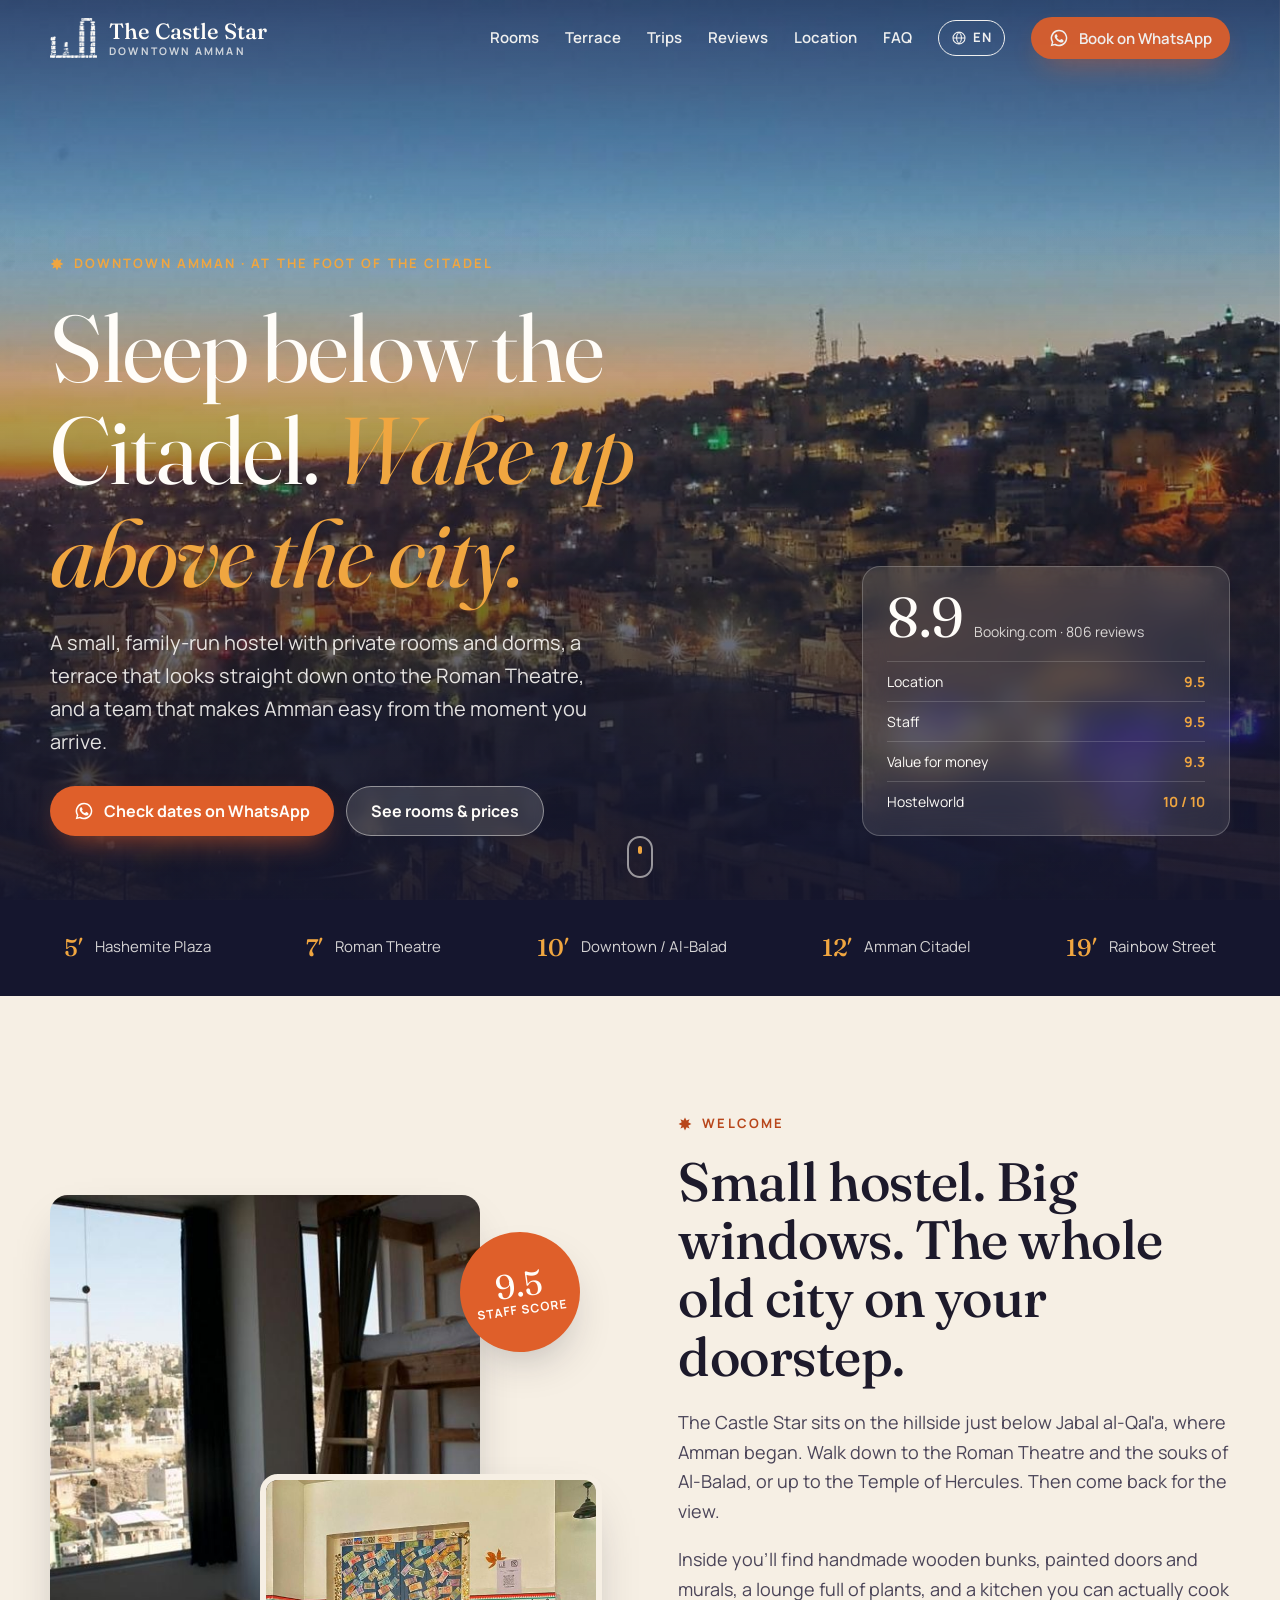
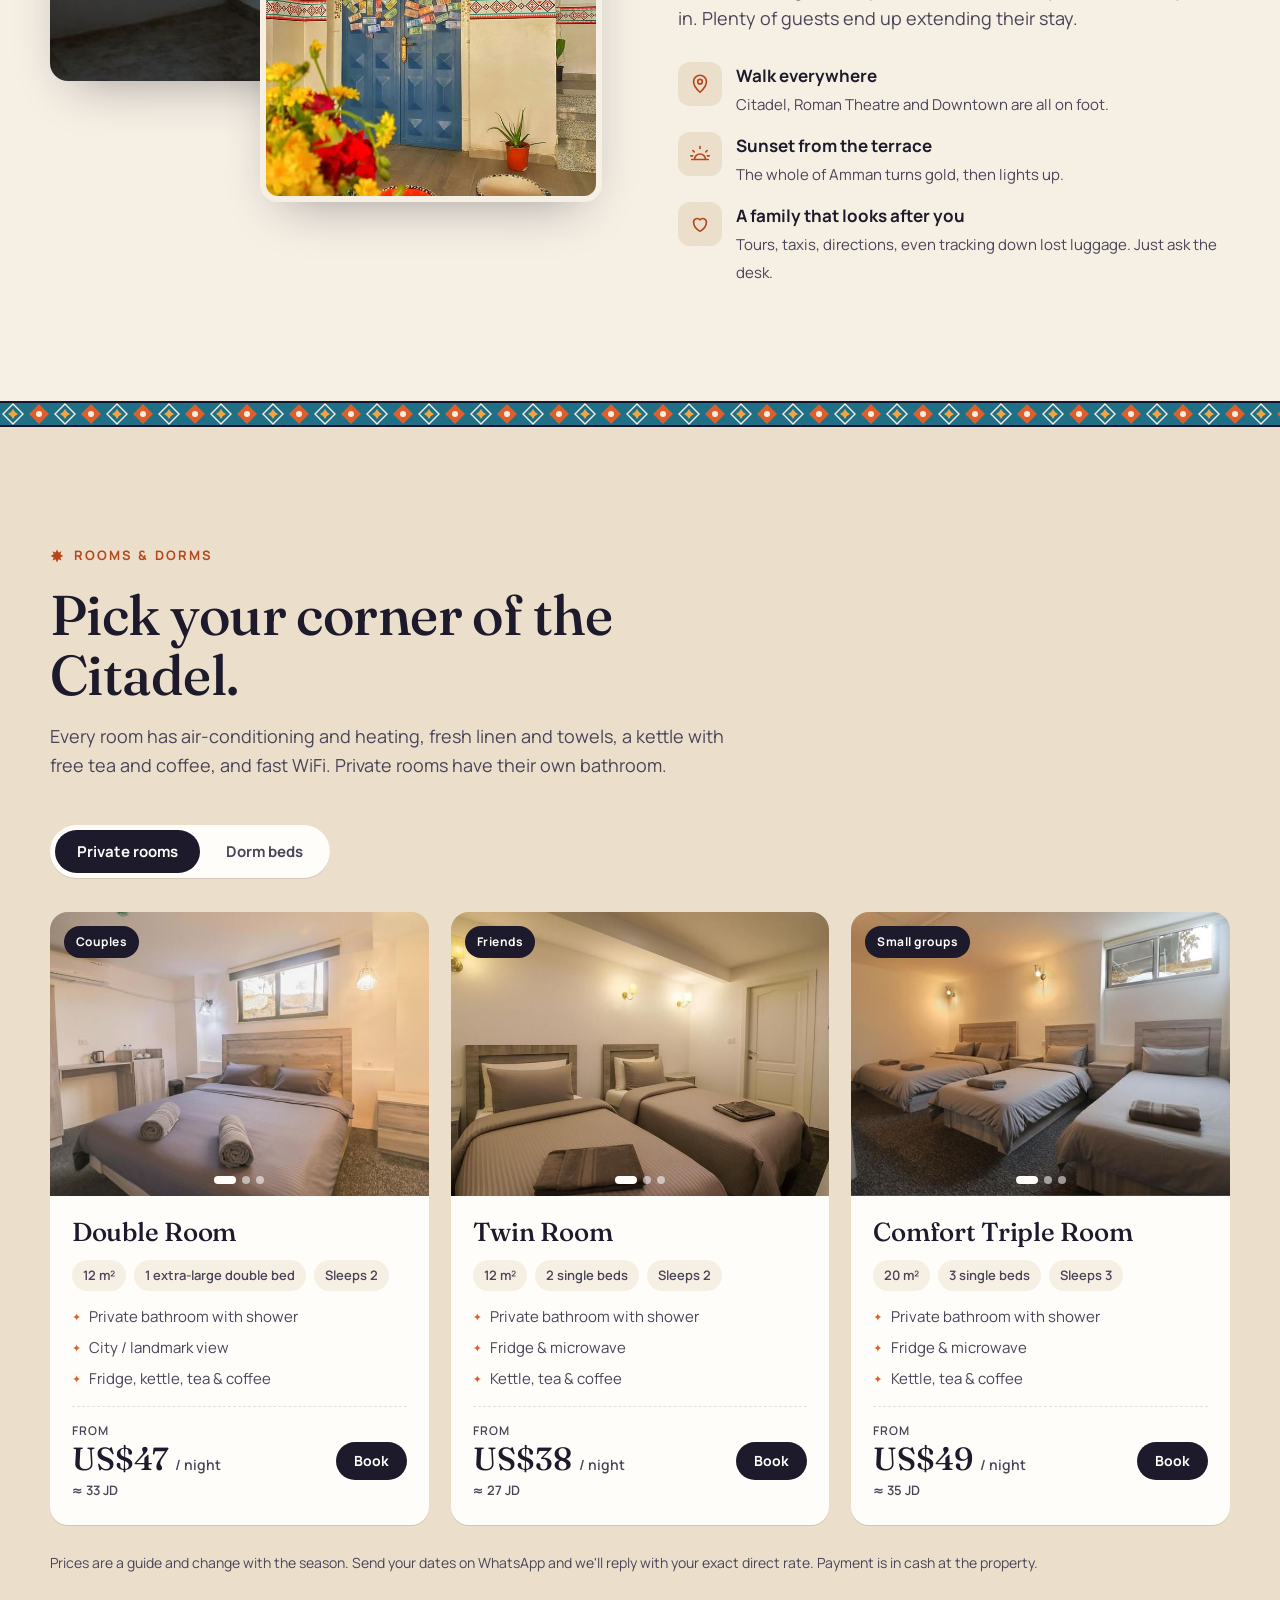
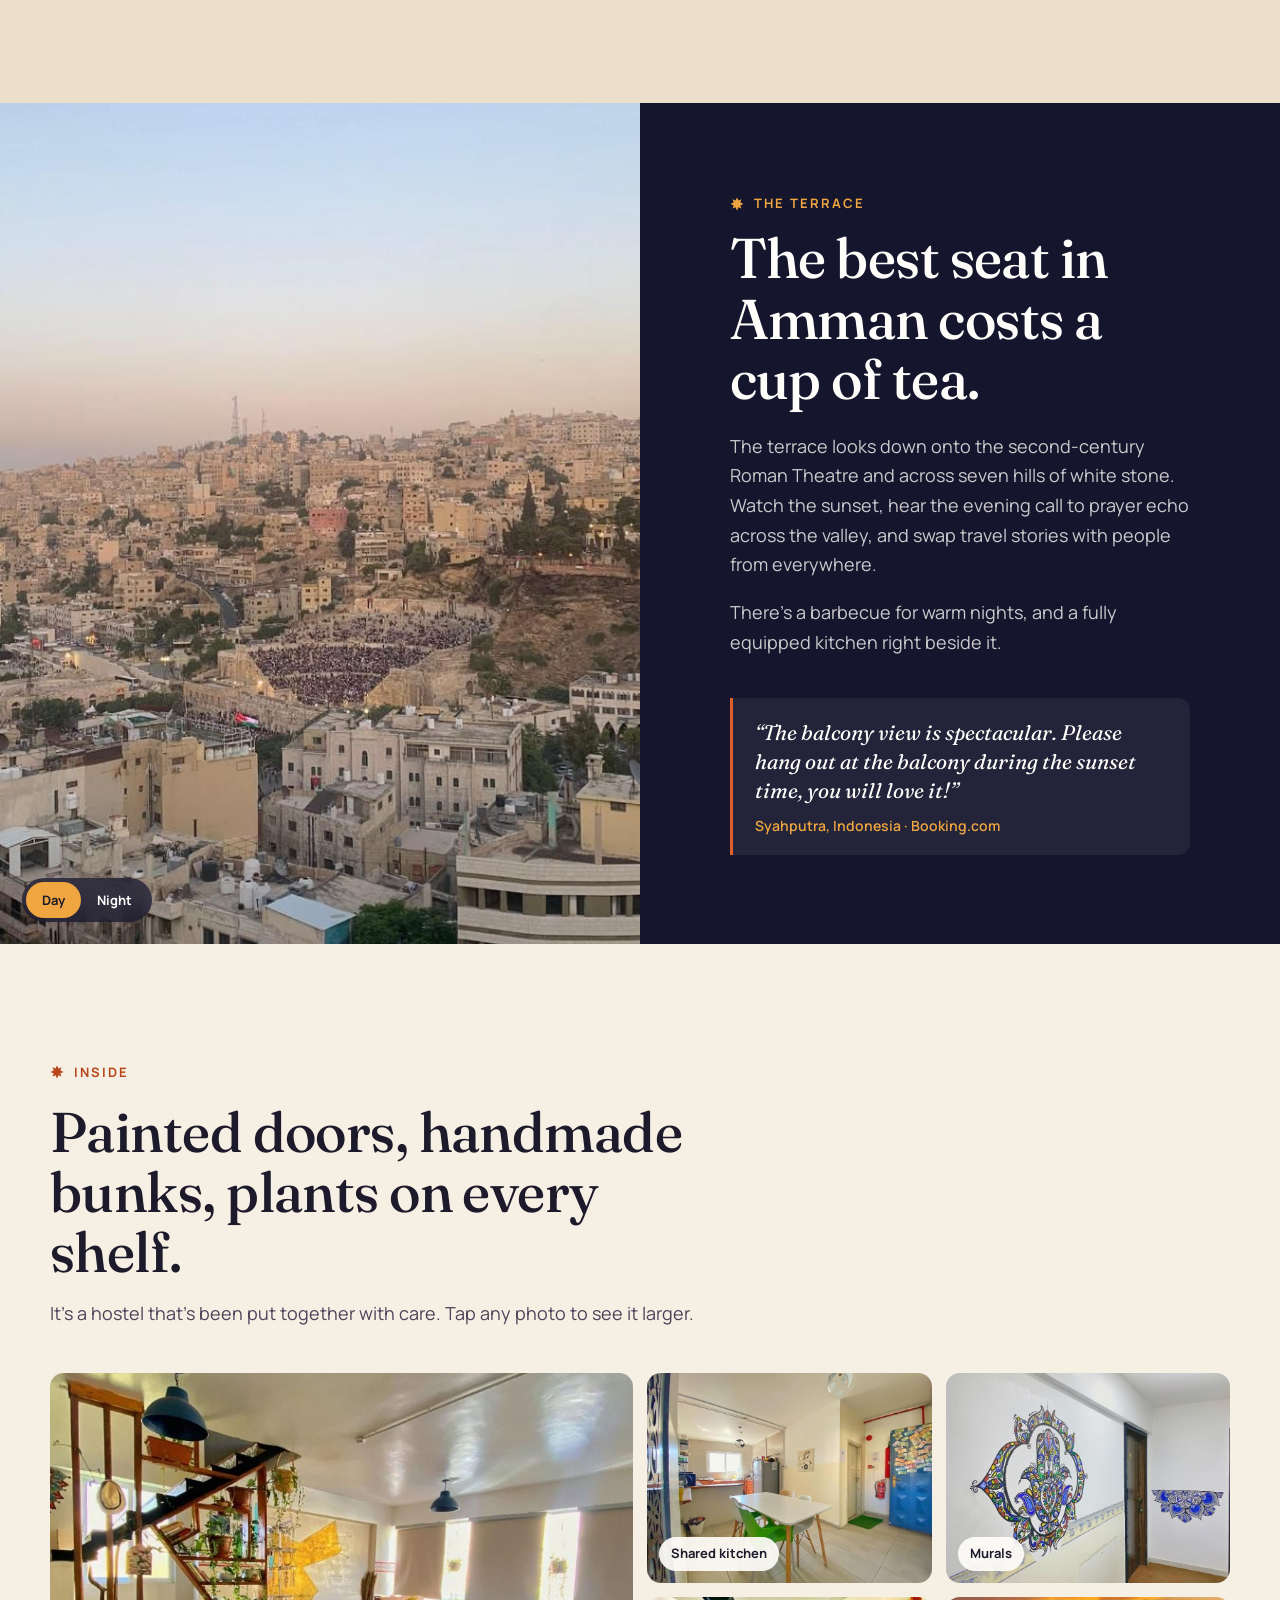
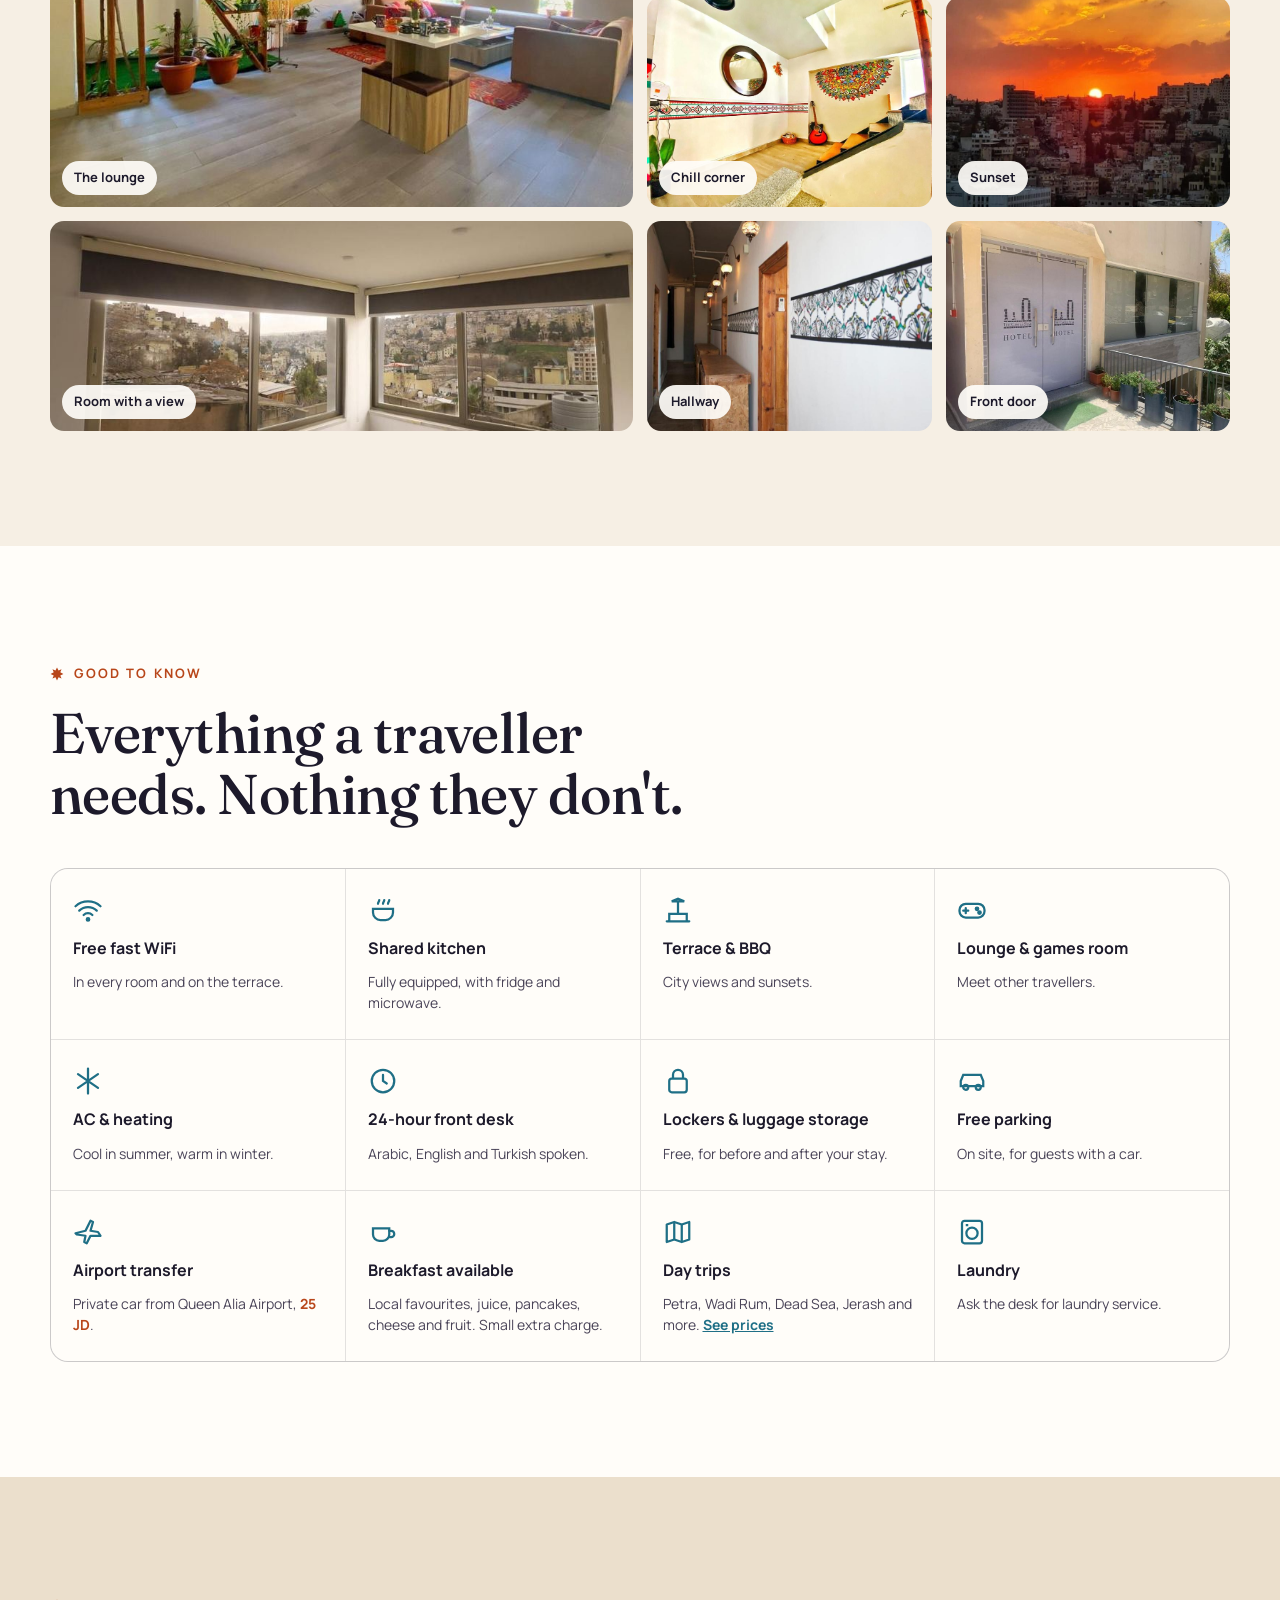
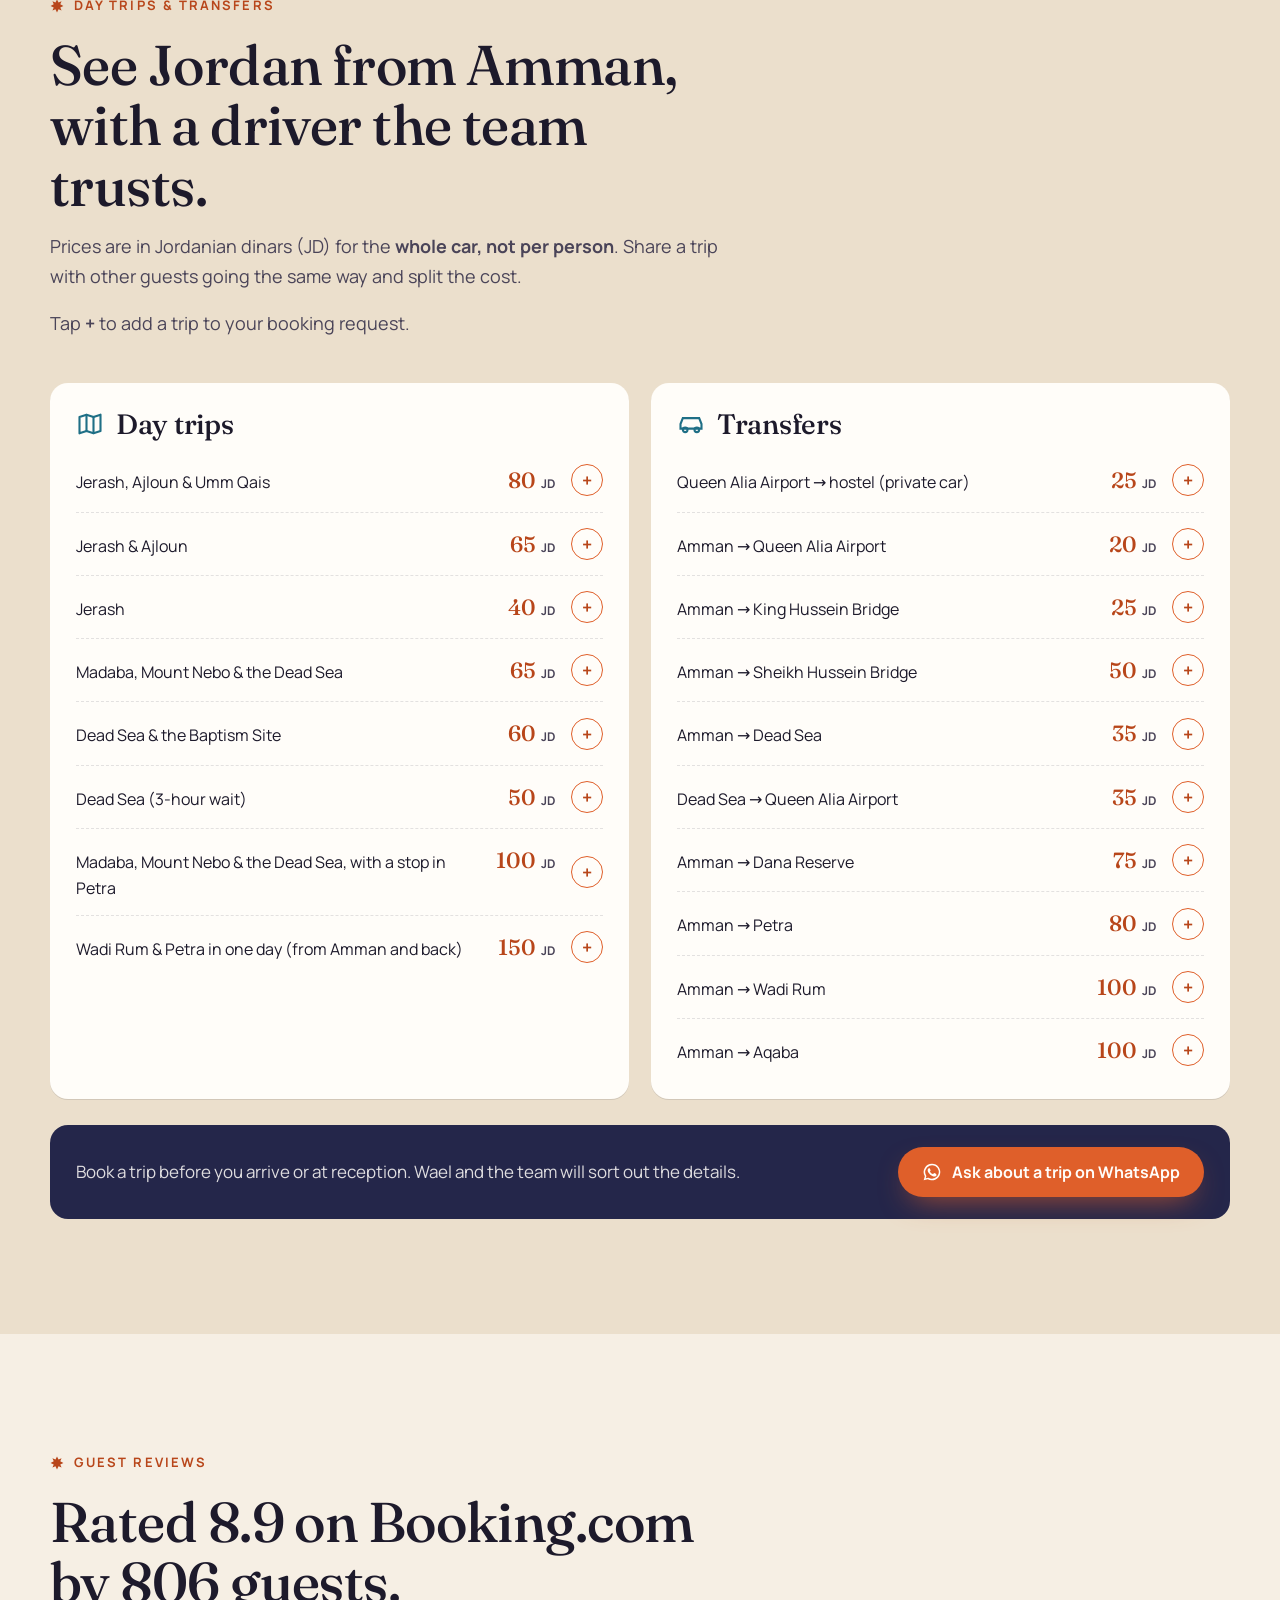
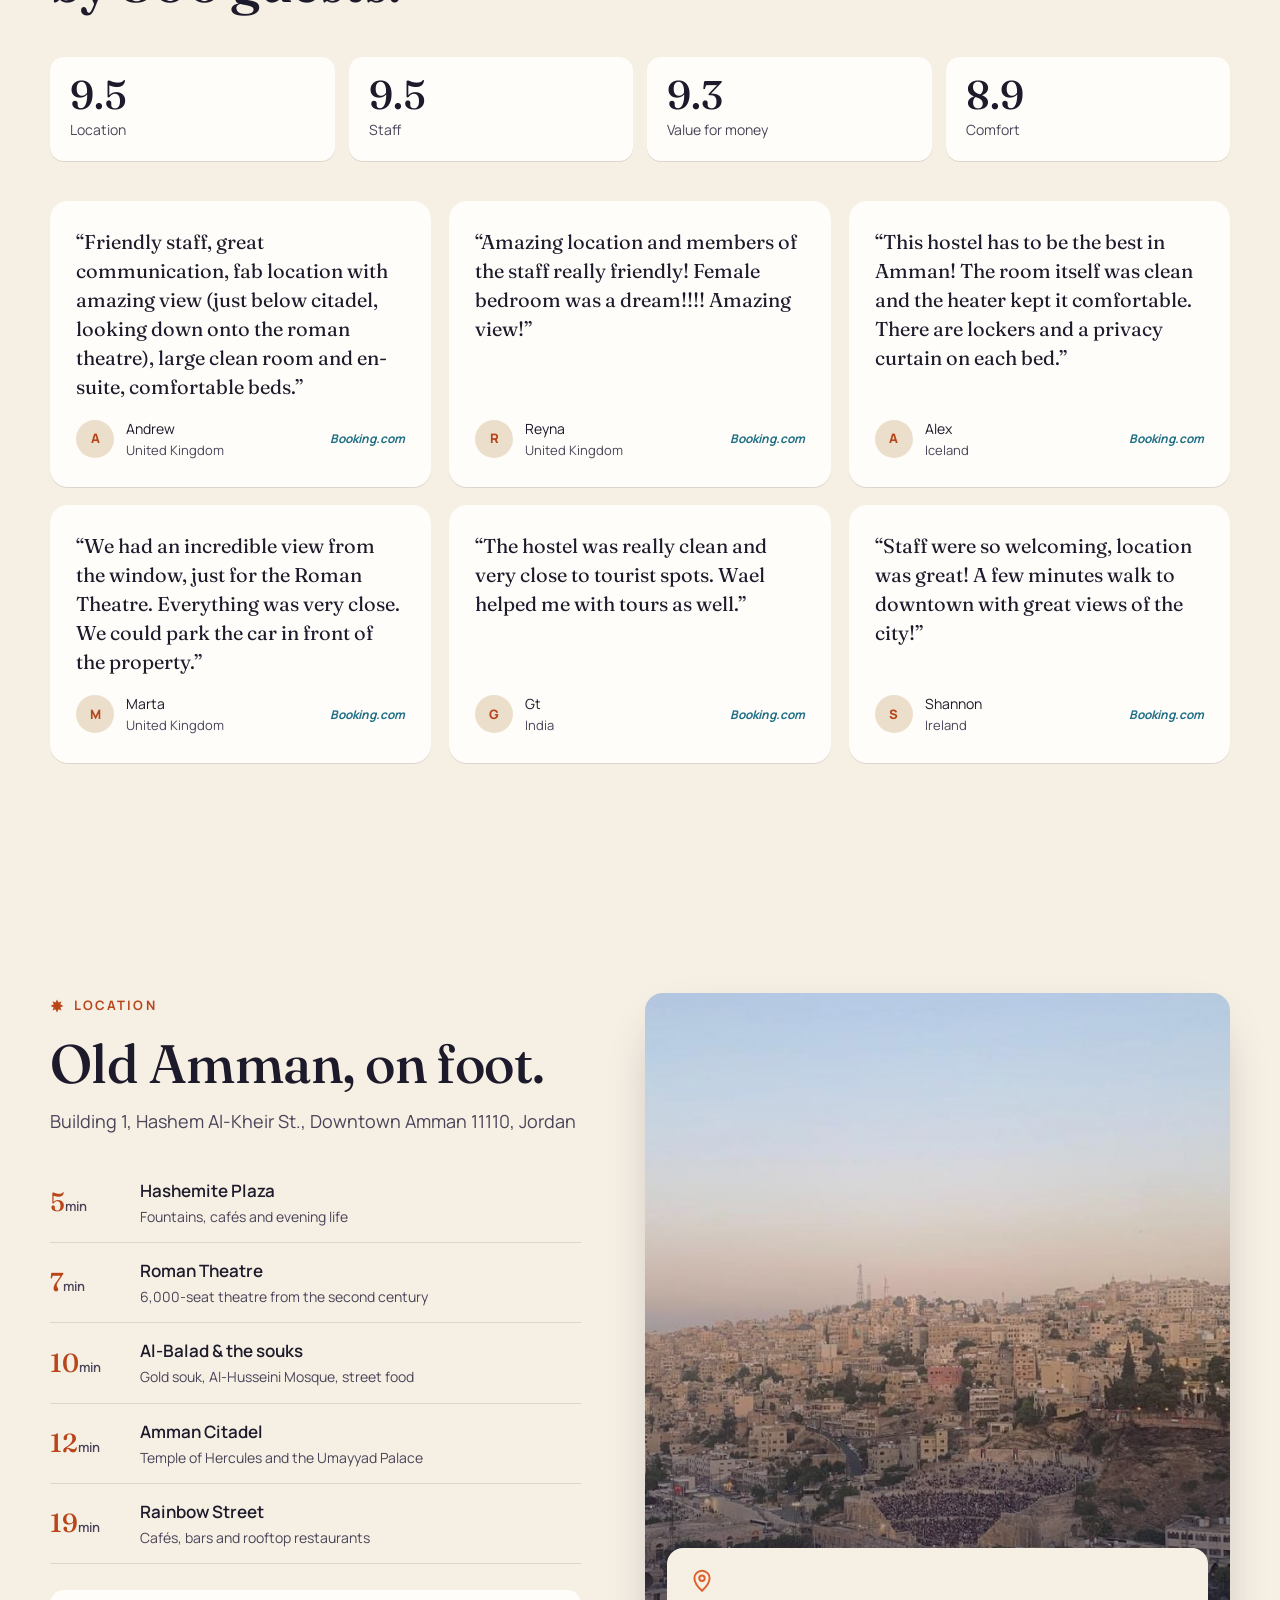
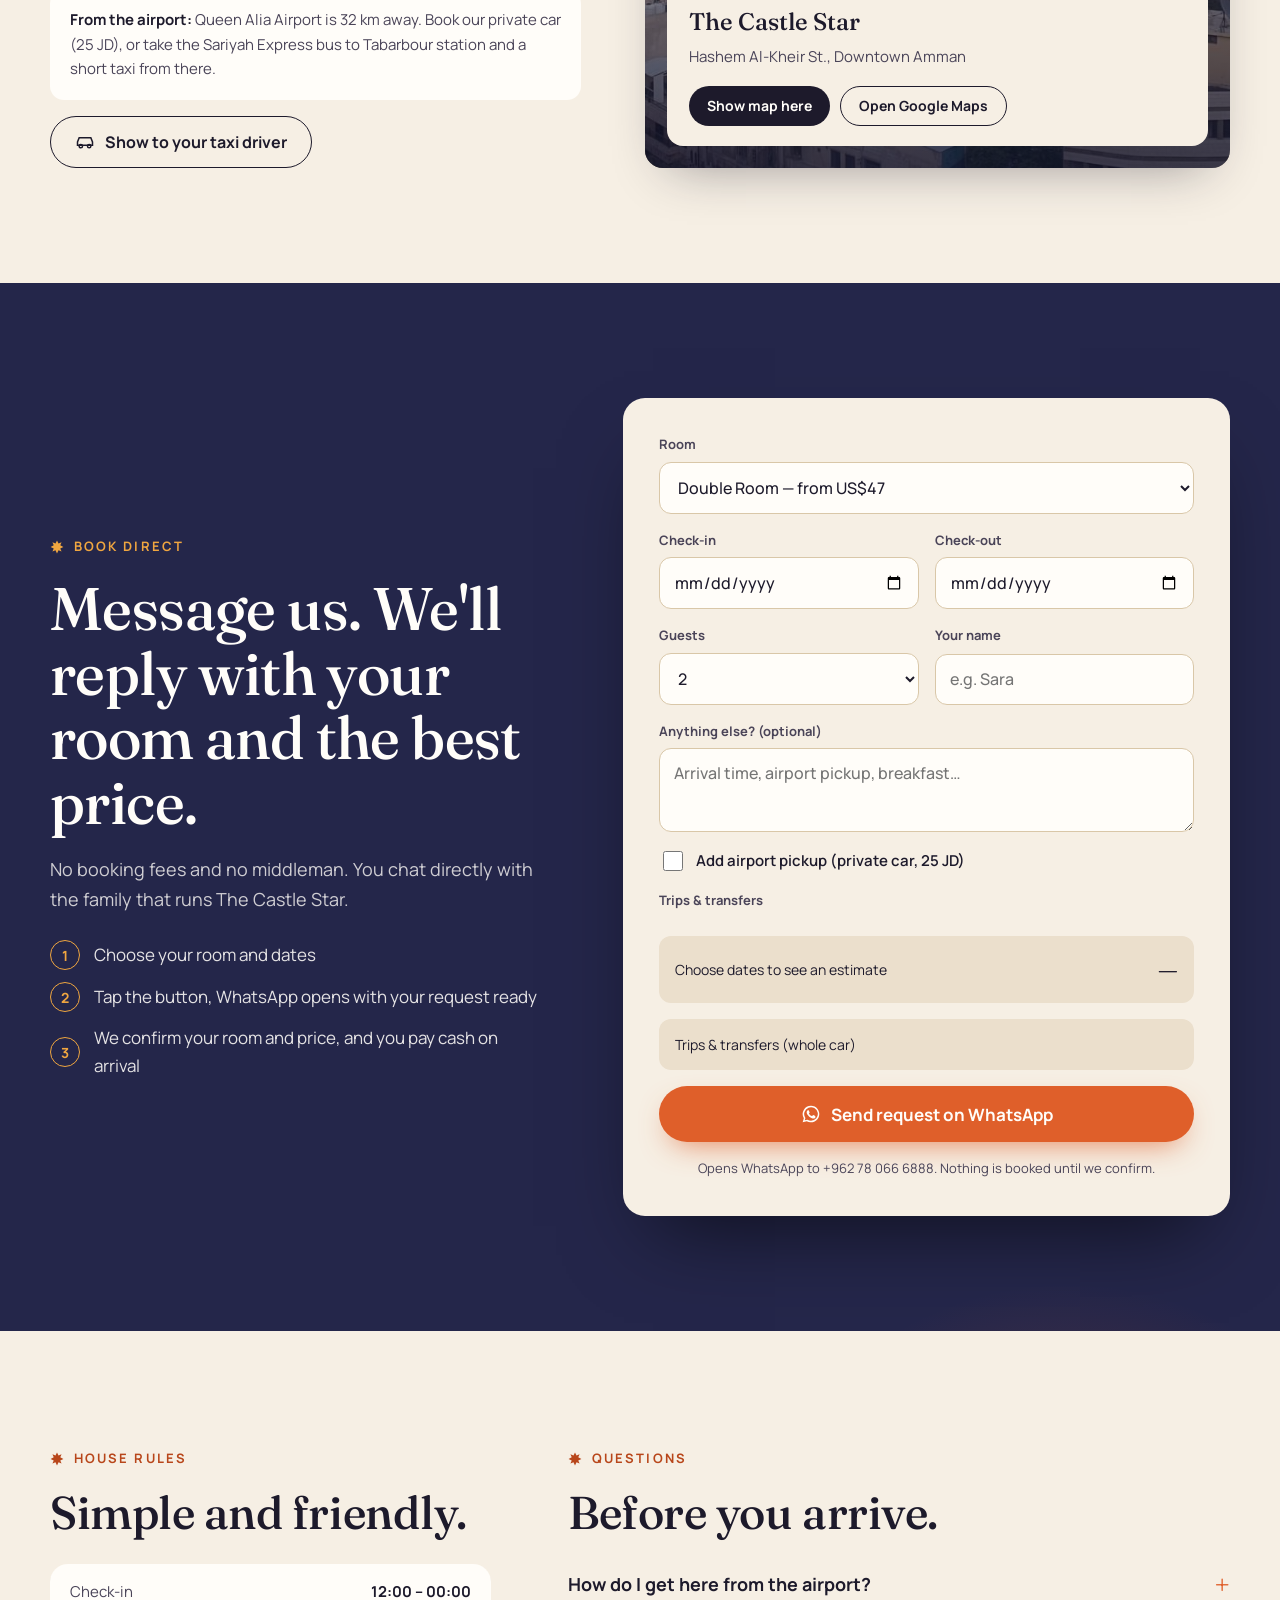
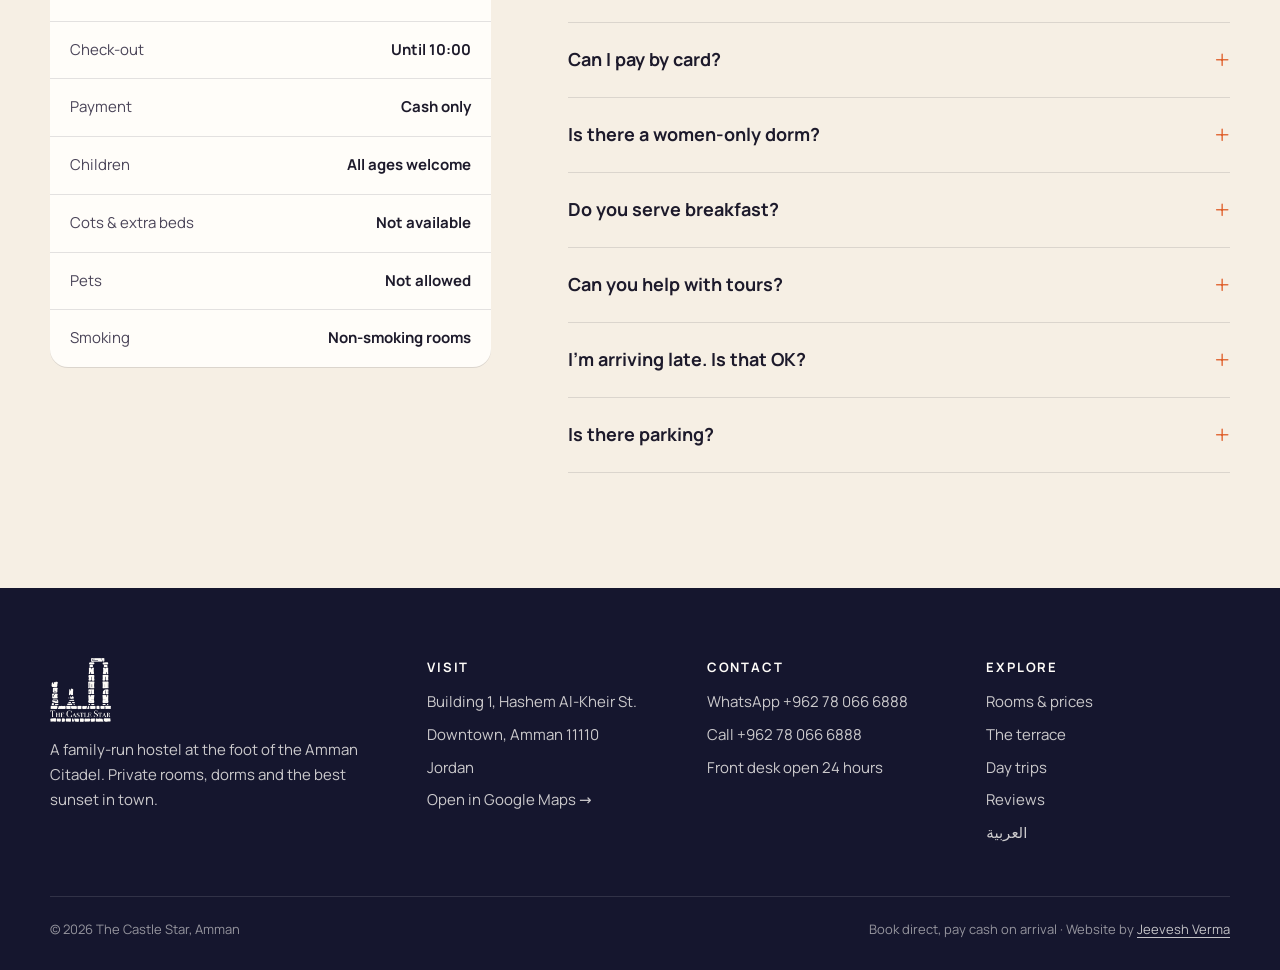
<file: index.html>
<!doctype html>
<html lang="en" dir="ltr">
<head>
<meta charset="utf-8">
<meta name="viewport" content="width=device-width, initial-scale=1">
<meta http-equiv="Content-Security-Policy" content="default-src 'self'; script-src 'self'; style-src 'self' 'unsafe-inline'; img-src 'self' data:; font-src 'self'; connect-src 'self'; frame-src https://www.google.com; object-src 'none'; base-uri 'self'; form-action 'none'">
<meta name="referrer" content="strict-origin-when-cross-origin">
<title>The Castle Star — Hostel at the foot of the Citadel, Downtown Amman</title>
<meta name="description" content="Family-run hostel in Downtown Amman, steps from the Citadel and Roman Theatre. Private rooms and dorms, rooftop sunset views, shared kitchen. Book direct on WhatsApp.">
<meta property="og:title" content="The Castle Star — Downtown Amman">
<meta property="og:description" content="Private rooms and dorms at the foot of the Citadel. Rooftop views over the Roman Theatre. Book direct on WhatsApp.">
<meta property="og:image" content="https://jeeveshverma.github.io/castlestaramman/assets/img/hero-dusk.jpg">
<meta property="og:url" content="https://jeeveshverma.github.io/castlestaramman/">
<meta property="og:site_name" content="The Castle Star">
<meta property="og:locale" content="en_GB">
<meta name="twitter:card" content="summary_large_image">
<link rel="alternate" hreflang="en" href="https://jeeveshverma.github.io/castlestaramman/">
<link rel="alternate" hreflang="ar" href="https://jeeveshverma.github.io/castlestaramman/ar/">
<link rel="alternate" hreflang="fr" href="https://jeeveshverma.github.io/castlestaramman/fr/">
<link rel="alternate" hreflang="de" href="https://jeeveshverma.github.io/castlestaramman/de/">
<link rel="alternate" hreflang="it" href="https://jeeveshverma.github.io/castlestaramman/it/">
<link rel="alternate" hreflang="es" href="https://jeeveshverma.github.io/castlestaramman/es/">
<link rel="alternate" hreflang="nl" href="https://jeeveshverma.github.io/castlestaramman/nl/">
<link rel="alternate" hreflang="pl" href="https://jeeveshverma.github.io/castlestaramman/pl/">
<link rel="alternate" hreflang="ru" href="https://jeeveshverma.github.io/castlestaramman/ru/">
<link rel="alternate" hreflang="zh-Hans" href="https://jeeveshverma.github.io/castlestaramman/zh/">
<link rel="alternate" hreflang="ja" href="https://jeeveshverma.github.io/castlestaramman/ja/">
<link rel="alternate" hreflang="ko" href="https://jeeveshverma.github.io/castlestaramman/ko/">
<link rel="alternate" hreflang="x-default" href="https://jeeveshverma.github.io/castlestaramman/">
<link rel="canonical" href="https://jeeveshverma.github.io/castlestaramman/">
<meta property="og:type" content="website">
<meta name="theme-color" content="#15162e">
<link rel="icon" type="image/png" href="favicon.png">
<link rel="apple-touch-icon" href="apple-touch-icon.png">


<link rel="preload" as="image" href="assets/img/hero-dusk-800.jpg" imagesrcset="assets/img/hero-dusk-800.jpg 800w, assets/img/hero-dusk.jpg 1280w" imagesizes="100vw">
<link rel="preload" href="assets/fonts/fraunces.woff2" as="font" type="font/woff2" crossorigin>
<link rel="stylesheet" href="assets/css/fonts.css">
<link rel="stylesheet" href="assets/css/style.css">
<script type="application/ld+json">
{
  "@context": "https://schema.org",
  "@type": "Hostel",
  "name": "The Castle Star",
  "url": "https://jeeveshverma.github.io/castlestaramman/",
  "image": "https://jeeveshverma.github.io/castlestaramman/assets/img/hero-dusk.jpg",
  "logo": "https://jeeveshverma.github.io/castlestaramman/assets/img/logo-dark.png",
  "telephone": "+962 78 066 6888",
  "address": {"@type": "PostalAddress", "streetAddress": "Building 1, Hashem Al-Kheir St.", "addressLocality": "Amman", "postalCode": "11110", "addressCountry": "JO"},
  "checkinTime": "12:00", "checkoutTime": "10:00",
  "priceRange": "US$16–49",
  "currenciesAccepted": "JOD, USD",
  "paymentAccepted": "Cash",
  "availableLanguage": ["Arabic", "English", "Turkish"],
  "petsAllowed": false,
  "aggregateRating": {"@type": "AggregateRating", "ratingValue": "8.9", "bestRating": "10", "reviewCount": "806"},
  "amenityFeature": [
    {"@type": "LocationFeatureSpecification", "name": "Free WiFi", "value": true},
    {"@type": "LocationFeatureSpecification", "name": "Free parking", "value": true},
    {"@type": "LocationFeatureSpecification", "name": "Shared kitchen", "value": true},
    {"@type": "LocationFeatureSpecification", "name": "Terrace", "value": true}
  ]
}
</script>
</head>
<body data-t-photo="Photo">
<a class="skip" href="#main">Skip to content</a>

<svg width="0" height="0" style="position:absolute" aria-hidden="true">
  <symbol id="i-star" viewBox="0 0 24 24"><path fill="currentColor" d="M12 1l2.6 5.2 5.2-2.2-2.2 5.2L23 12l-5.4 2.6 2.2 5.2-5.2-2.2L12 23l-2.6-5.4-5.2 2.2 2.2-5.2L1 12l5.4-2.8-2.2-5.2 5.2 2.2z"/></symbol>
  <symbol id="i-wa" viewBox="0 0 24 24"><path fill="currentColor" d="M12 2a10 10 0 0 0-8.6 15.1L2 22l5-1.3A10 10 0 1 0 12 2zm0 18.2a8.2 8.2 0 0 1-4.2-1.2l-.3-.2-3 .8.8-2.9-.2-.3A8.2 8.2 0 1 1 12 20.2zm4.5-6.1c-.2-.1-1.5-.7-1.7-.8s-.4-.1-.6.1-.7.8-.8 1-.3.2-.5.1a6.7 6.7 0 0 1-3.3-2.9c-.3-.4.2-.4.7-1.4.1-.2 0-.3 0-.4l-.8-1.8c-.2-.5-.4-.4-.6-.4h-.5a1 1 0 0 0-.7.3 3 3 0 0 0-.9 2.2 5.2 5.2 0 0 0 1.1 2.7 11.8 11.8 0 0 0 4.5 4c1.7.7 2.3.8 3.1.6a2.7 2.7 0 0 0 1.8-1.2 2.2 2.2 0 0 0 .1-1.3c0-.1-.2-.2-.4-.3z"/></symbol>
  <symbol id="i-menu" viewBox="0 0 24 24"><path stroke="currentColor" stroke-width="2" stroke-linecap="round" d="M4 7h16M4 12h16M4 17h16"/></symbol>
  <symbol id="i-pin" viewBox="0 0 24 24"><path fill="none" stroke="currentColor" stroke-width="1.8" d="M12 21s7-6.2 7-11.5A7 7 0 0 0 5 9.5C5 14.8 12 21 12 21z"/><circle cx="12" cy="9.5" r="2.5" fill="none" stroke="currentColor" stroke-width="1.8"/></symbol>
  <symbol id="i-sun" viewBox="0 0 24 24"><g fill="none" stroke="currentColor" stroke-width="1.8" stroke-linecap="round"><path d="M3 18h18M6 18a6 6 0 0 1 12 0"/><path d="M12 6V4M5.6 9.6 4.2 8.2M18.4 9.6l1.4-1.4M2 14h2M20 14h2"/></g></symbol>
  <symbol id="i-heart" viewBox="0 0 24 24"><path fill="none" stroke="currentColor" stroke-width="1.8" d="M12 20s-7-4.4-7-10a4 4 0 0 1 7-2.6A4 4 0 0 1 19 10c0 5.6-7 10-7 10z"/></symbol>
  <symbol id="i-wifi" viewBox="0 0 24 24"><g fill="none" stroke="currentColor" stroke-width="1.8" stroke-linecap="round"><path d="M2 9a15 15 0 0 1 20 0M5 12.5a10 10 0 0 1 14 0M8.5 16a5 5 0 0 1 7 0"/><circle cx="12" cy="19.5" r="1" fill="currentColor"/></g></symbol>
  <symbol id="i-kitchen" viewBox="0 0 24 24"><g fill="none" stroke="currentColor" stroke-width="1.8" stroke-linecap="round"><path d="M4 11h16v3a6 6 0 0 1-6 6h-4a6 6 0 0 1-6-6z"/><path d="M8 7c0-1.5 1-1.5 1-3M12 7c0-1.5 1-1.5 1-3M16 7c0-1.5 1-1.5 1-3"/></g></symbol>
  <symbol id="i-terrace" viewBox="0 0 24 24"><g fill="none" stroke="currentColor" stroke-width="1.8" stroke-linecap="round"><path d="M3 21h18M5 21v-6h14v6M12 15V5M7 5h10l-5-2z"/></g></symbol>
  <symbol id="i-game" viewBox="0 0 24 24"><g fill="none" stroke="currentColor" stroke-width="1.8" stroke-linecap="round"><rect x="2" y="7" width="20" height="11" rx="5"/><path d="M7 10.5v4M5 12.5h4"/><circle cx="16" cy="11" r="1" fill="currentColor"/><circle cx="18" cy="14" r="1" fill="currentColor"/></g></symbol>
  <symbol id="i-snow" viewBox="0 0 24 24"><g fill="none" stroke="currentColor" stroke-width="1.8" stroke-linecap="round"><path d="M12 2v20M4 6.5l16 11M20 6.5l-16 11"/></g></symbol>
  <symbol id="i-desk" viewBox="0 0 24 24"><g fill="none" stroke="currentColor" stroke-width="1.8" stroke-linecap="round"><circle cx="12" cy="12" r="9"/><path d="M12 7v5l3 2"/></g></symbol>
  <symbol id="i-lock" viewBox="0 0 24 24"><g fill="none" stroke="currentColor" stroke-width="1.8"><rect x="5" y="10" width="14" height="11" rx="2"/><path d="M8 10V7a4 4 0 0 1 8 0v3"/></g></symbol>
  <symbol id="i-car" viewBox="0 0 24 24"><g fill="none" stroke="currentColor" stroke-width="1.8" stroke-linecap="round"><path d="M3 16v-4l2-5h14l2 5v4z"/><circle cx="7" cy="17" r="2"/><circle cx="17" cy="17" r="2"/></g></symbol>
  <symbol id="i-plane" viewBox="0 0 24 24"><path fill="none" stroke="currentColor" stroke-width="1.8" stroke-linejoin="round" d="M2 13l8-2 4-8 2 1-2 7 6 1 2 3-8 0-3 6-2-1 1-5-7-1z"/></symbol>
  <symbol id="i-map" viewBox="0 0 24 24"><g fill="none" stroke="currentColor" stroke-width="1.8" stroke-linejoin="round"><path d="M3 6l6-2 6 2 6-2v14l-6 2-6-2-6 2z"/><path d="M9 4v14M15 6v14"/></g></symbol>
  <symbol id="i-cup" viewBox="0 0 24 24"><g fill="none" stroke="currentColor" stroke-width="1.8" stroke-linecap="round"><path d="M4 9h13v5a5 5 0 0 1-5 5H9a5 5 0 0 1-5-5z"/><path d="M17 11h1.5a2.5 2.5 0 0 1 0 5H17"/></g></symbol>
  <symbol id="i-wash" viewBox="0 0 24 24"><g fill="none" stroke="currentColor" stroke-width="1.8"><rect x="4" y="3" width="16" height="18" rx="2"/><circle cx="12" cy="13" r="4.5"/><path d="M7 6.5h2"/></g></symbol>
  <symbol id="i-bike" viewBox="0 0 24 24"><g fill="none" stroke="currentColor" stroke-width="1.8" stroke-linecap="round"><circle cx="5.5" cy="16" r="3.5"/><circle cx="18.5" cy="16" r="3.5"/><path d="M5.5 16 9 9h6l3.5 7M9 9l3 7h-2M14 6h2"/></g></symbol>
  <symbol id="i-coin" viewBox="0 0 24 24"><g fill="none" stroke="currentColor" stroke-width="1.8"><circle cx="12" cy="12" r="9"/><path d="M15 9.5c-.5-1-1.6-1.5-3-1.5-1.7 0-3 .8-3 2s1.3 1.7 3 2 3 .8 3 2-1.3 2-3 2c-1.4 0-2.5-.5-3-1.5M12 6v12" stroke-linecap="round"/></g></symbol>
</svg>

<header class="site-header" id="top">
  <div class="wrap">
    <a class="brand" href="#top" aria-label="The Castle Star — home">
      <img class="logo-light" src="assets/img/mark-light.png" alt="" width="47" height="40">
      <img class="logo-dark" src="assets/img/mark-dark.png" alt="" width="47" height="40">
      <span class="wordmark">The Castle Star<small>Downtown Amman</small></span>
    </a>
    <nav class="nav" id="nav" aria-label="Main">
      <a href="#rooms">Rooms</a>
      <a href="#rooftop">Terrace</a>
      <a href="#trips">Trips</a>
      <a href="#reviews">Reviews</a>
      <a href="#location">Location</a>
      <a href="#faq">FAQ</a>
      <!--langs--><details class="langs" translate="no"><summary aria-label="Language: English"><svg viewBox="0 0 24 24" aria-hidden="true"><path fill="none" stroke="currentColor" stroke-width="1.6" d="M12 3a9 9 0 1 0 0 18 9 9 0 0 0 0-18zm-9 9h18M12 3c2.5 2.6 3.8 5.6 3.8 9s-1.3 6.4-3.8 9c-2.5-2.6-3.8-5.6-3.8-9S9.5 5.6 12 3z"/></svg>EN</summary><ul><li><a href="./" hreflang="en" lang="en" aria-current="true">English</a></li><li><a href="ar/" hreflang="ar" lang="ar">العربية</a></li><li><a href="fr/" hreflang="fr" lang="fr">Français</a></li><li><a href="de/" hreflang="de" lang="de">Deutsch</a></li><li><a href="it/" hreflang="it" lang="it">Italiano</a></li><li><a href="es/" hreflang="es" lang="es">Español</a></li><li><a href="nl/" hreflang="nl" lang="nl">Nederlands</a></li><li><a href="pl/" hreflang="pl" lang="pl">Polski</a></li><li><a href="ru/" hreflang="ru" lang="ru">Русский</a></li><li><a href="zh/" hreflang="zh-Hans" lang="zh-Hans">简体中文</a></li><li><a href="ja/" hreflang="ja" lang="ja">日本語</a></li><li><a href="ko/" hreflang="ko" lang="ko">한국어</a></li></ul></details><!--/langs-->
      <a class="btn btn-wa" href="#book"><svg><use href="#i-wa"/></svg>Book on WhatsApp</a>
    </nav>
    <button class="menu-toggle" aria-label="Open menu" aria-expanded="false" aria-controls="nav"><svg><use href="#i-menu"/></svg></button>
  </div>
</header>

<main id="main">
<!-- ============ HERO ============ -->
<section class="hero">
  <div class="hero-media"><img src="assets/img/hero-dusk.jpg" alt="Amman at dusk from The Castle Star, with the Roman Theatre lit up below" fetchpriority="high" width="1280" height="852" srcset="assets/img/hero-dusk-800.jpg 800w, assets/img/hero-dusk.jpg 1280w" sizes="100vw"></div>
  <div class="wrap hero-inner">
    <div>
      <span class="eyebrow"><svg><use href="#i-star"/></svg>Downtown Amman · at the foot of the Citadel</span>
      <h1>Sleep below the Citadel. <em>Wake up above the city.</em></h1>
      <p class="hero-lead">A small, family-run hostel with private rooms and dorms, a terrace that looks straight down onto the Roman Theatre, and a team that makes Amman easy from the moment you arrive.</p>
      <div class="hero-ctas">
        <a class="btn btn-wa" href="#book"><svg><use href="#i-wa"/></svg>Check dates on WhatsApp</a>
        <a class="btn btn-ghost" href="#rooms">See rooms &amp; prices</a>
      </div>
    </div>
    <aside class="hero-card" aria-label="Guest ratings">
      <div class="score"><b>8.9</b><span>Booking.com · 806 reviews</span></div>
      <ul>
        <li>Location <b>9.5</b></li>
        <li>Staff <b>9.5</b></li>
        <li>Value for money <b>9.3</b></li>
        <li>Hostelworld <b>10 / 10</b></li>
      </ul>
    </aside>
  </div>
  <a class="hero-cue" href="#rooms" aria-label="Scroll down"></a>
</section>

<!-- ============ DISTANCE RIBBON ============ -->
<div class="ribbon" aria-label="Walking distances">
  <div class="wrap">
    <ul>
      <li><b>5′</b><span>Hashemite Plaza</span></li>
      <li><b>7′</b><span>Roman Theatre</span></li>
      <li><b>10′</b><span>Downtown / Al-Balad</span></li>
      <li><b>12′</b><span>Amman Citadel</span></li>
      <li><b>19′</b><span>Rainbow Street</span></li>
    </ul>
  </div>
</div>

<!-- ============ STORY ============ -->
<section class="section">
  <div class="wrap story">
    <div class="story-photos reveal">
      <figure class="p1"><img src="assets/img/dorm-window.jpg" alt="Dorm with a big window looking over Amman" loading="lazy" width="1280" height="852" srcset="assets/img/dorm-window-800.jpg 800w, assets/img/dorm-window.jpg 1280w" sizes="(max-width: 640px) 100vw, (max-width: 1080px) 50vw, 33vw"></figure>
      <figure class="p2"><img src="assets/img/blue-door.jpg" alt="Hand-painted blue door inside The Castle Star" loading="lazy" width="1173" height="900" srcset="assets/img/blue-door-800.jpg 800w, assets/img/blue-door.jpg 1173w" sizes="(max-width: 640px) 100vw, (max-width: 1080px) 50vw, 33vw"></figure>
      <div class="stamp"><span><b>9.5</b>staff score</span></div>
    </div>
    <div class="story-text reveal">
      <span class="eyebrow"><svg><use href="#i-star"/></svg>Welcome</span>
      <h2>Small hostel. Big windows. The whole old city on your doorstep.</h2>
      <p>The Castle Star sits on the hillside just below Jabal al-Qal'a, where Amman began. Walk down to the Roman Theatre and the souks of Al-Balad, or up to the Temple of Hercules. Then come back for the view.</p>
      <p>Inside you'll find handmade wooden bunks, painted doors and murals, a lounge full of plants, and a kitchen you can actually cook in. Plenty of guests end up extending their stay.</p>
      <ul class="story-points">
        <li><span class="ico"><svg><use href="#i-pin"/></svg></span><div><b>Walk everywhere</b><span>Citadel, Roman Theatre and Downtown are all on foot.</span></div></li>
        <li><span class="ico"><svg><use href="#i-sun"/></svg></span><div><b>Sunset from the terrace</b><span>The whole of Amman turns gold, then lights up.</span></div></li>
        <li><span class="ico"><svg><use href="#i-heart"/></svg></span><div><b>A family that looks after you</b><span>Tours, taxis, directions, even tracking down lost luggage. Just ask the desk.</span></div></li>
      </ul>
    </div>
  </div>
</section>

<div class="tileband" aria-hidden="true"></div>

<!-- ============ ROOMS ============ -->
<section class="section rooms" id="rooms">
  <div class="wrap">
    <div class="section-head reveal">
      <span class="eyebrow"><svg><use href="#i-star"/></svg>Rooms &amp; dorms</span>
      <h2>Pick your corner of the Citadel.</h2>
      <p>Every room has air-conditioning and heating, fresh linen and towels, a kettle with free tea and coffee, and fast WiFi. Private rooms have their own bathroom.</p>
    </div>

    <div class="room-tabs" role="tablist" aria-label="Room type">
      <button role="tab" aria-selected="true" aria-controls="tab-private" id="t-private">Private rooms</button>
      <button role="tab" aria-selected="false" aria-controls="tab-dorms" id="t-dorms">Dorm beds</button>
    </div>

    <div class="room-grid" id="tab-private" role="tabpanel" aria-labelledby="t-private">
      <article class="room reveal" data-room="Double Room">
        <div class="room-gallery">
          <img class="on" src="assets/img/double-1.jpg" alt="Double room with large bed and city window" loading="lazy" width="1248" height="832" srcset="assets/img/double-1-800.jpg 800w, assets/img/double-1.jpg 1248w" sizes="(max-width: 640px) 100vw, (max-width: 1080px) 50vw, 33vw">
          <img src="assets/img/double-2.jpg" alt="Double room with walk-in shower" loading="lazy" width="1280" height="853" srcset="assets/img/double-2-800.jpg 800w, assets/img/double-2.jpg 1280w" sizes="(max-width: 640px) 100vw, (max-width: 1080px) 50vw, 33vw">
          <img src="assets/img/double-3.jpg" alt="Double room and private bathroom" loading="lazy" width="1200" height="900" srcset="assets/img/double-3-800.jpg 800w, assets/img/double-3.jpg 1200w" sizes="(max-width: 640px) 100vw, (max-width: 1080px) 50vw, 33vw">
          <span class="tag">Couples</span>
        </div>
        <div class="room-body">
          <h3>Double Room</h3>
          <div class="room-meta"><span>12 m²</span><span>1 extra-large double bed</span><span>Sleeps 2</span></div>
          <ul><li>Private bathroom with shower</li><li>City / landmark view</li><li>Fridge, kettle, tea &amp; coffee</li></ul>
          <div class="room-foot">
            <div class="price"><small>From</small><b>US$47 <sub>/ night</sub></b><em class="jd">≈ 33 JD</em></div>
            <a class="btn btn-dark" href="#book" data-pick="Double Room">Book</a>
          </div>
        </div>
      </article>

      <article class="room reveal" data-room="Twin Room">
        <div class="room-gallery">
          <img class="on" src="assets/img/twin-1.jpg" alt="Twin room with two single beds" loading="lazy" width="1280" height="853" srcset="assets/img/twin-1-800.jpg 800w, assets/img/twin-1.jpg 1280w" sizes="(max-width: 640px) 100vw, (max-width: 1080px) 50vw, 33vw">
          <img src="assets/img/twin-2.jpg" alt="Twin room interior" loading="lazy" width="1280" height="853" srcset="assets/img/twin-2-800.jpg 800w, assets/img/twin-2.jpg 1280w" sizes="(max-width: 640px) 100vw, (max-width: 1080px) 50vw, 33vw">
          <img src="assets/img/twin-3.jpg" alt="Private bathroom with glass shower" loading="lazy" width="1280" height="853" srcset="assets/img/twin-3-800.jpg 800w, assets/img/twin-3.jpg 1280w" sizes="(max-width: 640px) 100vw, (max-width: 1080px) 50vw, 33vw">
          <span class="tag">Friends</span>
        </div>
        <div class="room-body">
          <h3>Twin Room</h3>
          <div class="room-meta"><span>12 m²</span><span>2 single beds</span><span>Sleeps 2</span></div>
          <ul><li>Private bathroom with shower</li><li>Fridge &amp; microwave</li><li>Kettle, tea &amp; coffee</li></ul>
          <div class="room-foot">
            <div class="price"><small>From</small><b>US$38 <sub>/ night</sub></b><em class="jd">≈ 27 JD</em></div>
            <a class="btn btn-dark" href="#book" data-pick="Twin Room">Book</a>
          </div>
        </div>
      </article>

      <article class="room reveal" data-room="Comfort Triple Room">
        <div class="room-gallery">
          <img class="on" src="assets/img/triple-1.jpg" alt="Comfort triple room with three single beds" loading="lazy" width="1248" height="832" srcset="assets/img/triple-1-800.jpg 800w, assets/img/triple-1.jpg 1248w" sizes="(max-width: 640px) 100vw, (max-width: 1080px) 50vw, 33vw">
          <img src="assets/img/triple-2.jpg" alt="Triple room with window" loading="lazy" width="1280" height="853" srcset="assets/img/triple-2-800.jpg 800w, assets/img/triple-2.jpg 1280w" sizes="(max-width: 640px) 100vw, (max-width: 1080px) 50vw, 33vw">
          <img src="assets/img/triple-3.jpg" alt="Triple room bathroom" loading="lazy" width="1280" height="853" srcset="assets/img/triple-3-800.jpg 800w, assets/img/triple-3.jpg 1280w" sizes="(max-width: 640px) 100vw, (max-width: 1080px) 50vw, 33vw">
          <span class="tag">Small groups</span>
        </div>
        <div class="room-body">
          <h3>Comfort Triple Room</h3>
          <div class="room-meta"><span>20 m²</span><span>3 single beds</span><span>Sleeps 3</span></div>
          <ul><li>Private bathroom with shower</li><li>Fridge &amp; microwave</li><li>Kettle, tea &amp; coffee</li></ul>
          <div class="room-foot">
            <div class="price"><small>From</small><b>US$49 <sub>/ night</sub></b><em class="jd">≈ 35 JD</em></div>
            <a class="btn btn-dark" href="#book" data-pick="Comfort Triple Room">Book</a>
          </div>
        </div>
      </article>
    </div>

    <div class="room-grid two" id="tab-dorms" role="tabpanel" aria-labelledby="t-dorms" hidden>
      <article class="room" data-room="Bed in 6-Bed Female Dorm">
        <div class="room-gallery">
          <img class="on" src="assets/img/female-1.jpg" alt="Female dorm with wooden bunks and privacy curtains" loading="lazy" width="1280" height="852" srcset="assets/img/female-1-800.jpg 800w, assets/img/female-1.jpg 1280w" sizes="(max-width: 640px) 100vw, (max-width: 1080px) 50vw, 33vw">
          <img src="assets/img/female-2.jpg" alt="Female dorm bunks" loading="lazy" width="1280" height="852" srcset="assets/img/female-2-800.jpg 800w, assets/img/female-2.jpg 1280w" sizes="(max-width: 640px) 100vw, (max-width: 1080px) 50vw, 33vw">
          <img src="assets/img/female-3.jpg" alt="Dorm window looking towards the Citadel" loading="lazy" width="1280" height="852" srcset="assets/img/female-3-800.jpg 800w, assets/img/female-3.jpg 1280w" sizes="(max-width: 640px) 100vw, (max-width: 1080px) 50vw, 33vw">
          <span class="tag female">Women only</span>
        </div>
        <div class="room-body">
          <h3>6-Bed Female Dorm</h3>
          <div class="room-meta"><span>20 m²</span><span>Bunk bed</span><span>Price per bed</span></div>
          <ul><li>Privacy curtain on every bed</li><li>Personal locker &amp; storage</li><li>City and landmark views</li></ul>
          <div class="room-foot">
            <div class="price"><small>From</small><b>US$16 <sub>/ bed</sub></b><em class="jd">≈ 11 JD</em></div>
            <a class="btn btn-dark" href="#book" data-pick="Bed in 6-Bed Female Dorm">Book</a>
          </div>
        </div>
      </article>

      <article class="room" data-room="Bed in 8-Bed Mixed Dorm">
        <div class="room-gallery">
          <img class="on" src="assets/img/mixed-1.jpg" alt="Mixed dorm with handmade wooden bunks" loading="lazy" width="1280" height="852" srcset="assets/img/mixed-1-800.jpg 800w, assets/img/mixed-1.jpg 1280w" sizes="(max-width: 640px) 100vw, (max-width: 1080px) 50vw, 33vw">
          <img src="assets/img/mixed-2.jpg" alt="Mixed dorm bunks and wooden door" loading="lazy" width="1280" height="852" srcset="assets/img/mixed-2-800.jpg 800w, assets/img/mixed-2.jpg 1280w" sizes="(max-width: 640px) 100vw, (max-width: 1080px) 50vw, 33vw">
          <img src="assets/img/mixed-3.jpg" alt="Mixed dorm" loading="lazy" width="1024" height="682" srcset="assets/img/mixed-3-800.jpg 800w, assets/img/mixed-3.jpg 1024w" sizes="(max-width: 640px) 100vw, (max-width: 1080px) 50vw, 33vw">
          <span class="tag">Backpackers</span>
        </div>
        <div class="room-body">
          <h3>8-Bed Mixed Dorm</h3>
          <div class="room-meta"><span>20 m²</span><span>Bunk bed</span><span>Price per bed</span></div>
          <ul><li>Privacy curtain on every bed</li><li>Personal locker &amp; storage</li><li>City and landmark views</li></ul>
          <div class="room-foot">
            <div class="price"><small>From</small><b>US$16 <sub>/ bed</sub></b><em class="jd">≈ 11 JD</em></div>
            <a class="btn btn-dark" href="#book" data-pick="Bed in 8-Bed Mixed Dorm">Book</a>
          </div>
        </div>
      </article>
    </div>

    <p class="rates-note">Prices are a guide and change with the season. Send your dates on WhatsApp and we'll reply with your exact direct rate. Payment is in cash at the property.</p>
  </div>
</section>

<!-- ============ ROOFTOP ============ -->
<section class="rooftop" id="rooftop">
  <div class="rooftop-grid">
    <div class="rooftop-media" id="viewbox">
      <img src="assets/img/view-day.jpg" alt="Daytime view over Amman and the Roman Theatre" loading="lazy" width="675" height="900">
      <img class="alt" src="assets/img/view-night.jpg" alt="Night view over the lit Roman Theatre" loading="lazy" width="506" height="900">
      <div class="toggle" role="group" aria-label="View">
        <button aria-pressed="true" data-view="day">Day</button>
        <button aria-pressed="false" data-view="night">Night</button>
      </div>
    </div>
    <div class="rooftop-text reveal">
      <span class="eyebrow"><svg><use href="#i-star"/></svg>The terrace</span>
      <h2>The best seat in Amman costs a cup of tea.</h2>
      <p>The terrace looks down onto the second-century Roman Theatre and across seven hills of white stone. Watch the sunset, hear the evening call to prayer echo across the valley, and swap travel stories with people from everywhere.</p>
      <p>There's a barbecue for warm nights, and a fully equipped kitchen right beside it.</p>
      <blockquote>“The balcony view is spectacular. Please hang out at the balcony during the sunset time, you will love it!”<cite>Syahputra, Indonesia · Booking.com</cite></blockquote>
    </div>
  </div>
</section>

<!-- ============ INSIDE ============ -->
<section class="section" id="inside">
  <div class="wrap">
    <div class="section-head reveal">
      <span class="eyebrow"><svg><use href="#i-star"/></svg>Inside</span>
      <h2>Painted doors, handmade bunks, plants on every shelf.</h2>
      <p>It's a hostel that's been put together with care. Tap any photo to see it larger.</p>
    </div>
    <div class="mosaic">
      <figure class="w2 h2"><img src="assets/img/lounge.jpg" alt="Lounge with sofas and plant-filled shelves" loading="lazy" width="1200" height="900" srcset="assets/img/lounge-800.jpg 800w, assets/img/lounge.jpg 1200w" sizes="(max-width: 900px) 100vw, 50vw"><figcaption>The lounge</figcaption></figure>
      <figure><img src="assets/img/kitchen.jpg" alt="Shared kitchen and dining table" loading="lazy" width="1200" height="900" srcset="assets/img/kitchen-800.jpg 800w, assets/img/kitchen.jpg 1200w" sizes="(max-width: 640px) 100vw, (max-width: 1080px) 50vw, 33vw"><figcaption>Shared kitchen</figcaption></figure>
      <figure><img src="assets/img/mural.jpg" alt="Hand-painted hamsa mural" loading="lazy" width="1200" height="900" srcset="assets/img/mural-800.jpg 800w, assets/img/mural.jpg 1200w" sizes="(max-width: 640px) 100vw, (max-width: 1080px) 50vw, 33vw"><figcaption>Murals</figcaption></figure>
      <figure><img src="assets/img/lounge-corner.jpg" alt="Lounge corner with guitar and mirror" loading="lazy" width="1200" height="900" srcset="assets/img/lounge-corner-800.jpg 800w, assets/img/lounge-corner.jpg 1200w" sizes="(max-width: 640px) 100vw, (max-width: 1080px) 50vw, 33vw"><figcaption>Chill corner</figcaption></figure>
      <figure><img src="assets/img/sunset.jpg" alt="Sunset over Amman" loading="lazy" width="720" height="720"><figcaption>Sunset</figcaption></figure>
      <figure class="w2"><img src="assets/img/corner-room.jpg" alt="Corner room with panoramic windows over Amman" loading="lazy" width="1280" height="853" srcset="assets/img/corner-room-800.jpg 800w, assets/img/corner-room.jpg 1280w" sizes="(max-width: 900px) 100vw, 50vw"><figcaption>Room with a view</figcaption></figure>
      <figure><img src="assets/img/corridor.jpg" alt="Corridor with painted frieze" loading="lazy" width="1280" height="852" srcset="assets/img/corridor-800.jpg 800w, assets/img/corridor.jpg 1280w" sizes="(max-width: 640px) 100vw, (max-width: 1080px) 50vw, 33vw"><figcaption>Hallway</figcaption></figure>
      <figure><img src="assets/img/entrance.jpg" alt="Entrance of The Castle Star" loading="lazy" width="1200" height="900" srcset="assets/img/entrance-800.jpg 800w, assets/img/entrance.jpg 1200w" sizes="(max-width: 640px) 100vw, (max-width: 1080px) 50vw, 33vw"><figcaption>Front door</figcaption></figure>
    </div>
  </div>
</section>

<!-- ============ FACILITIES ============ -->
<section class="section facilities">
  <div class="wrap">
    <div class="section-head reveal">
      <span class="eyebrow"><svg><use href="#i-star"/></svg>Good to know</span>
      <h2>Everything a traveller needs. Nothing they don't.</h2>
    </div>
    <div class="fac-grid">
      <div class="fac"><svg><use href="#i-wifi"/></svg><b>Free fast WiFi</b><span>In every room and on the terrace.</span></div>
      <div class="fac"><svg><use href="#i-kitchen"/></svg><b>Shared kitchen</b><span>Fully equipped, with fridge and microwave.</span></div>
      <div class="fac"><svg><use href="#i-terrace"/></svg><b>Terrace &amp; BBQ</b><span>City views and sunsets.</span></div>
      <div class="fac"><svg><use href="#i-game"/></svg><b>Lounge &amp; games room</b><span>Meet other travellers.</span></div>
      <div class="fac"><svg><use href="#i-snow"/></svg><b>AC &amp; heating</b><span>Cool in summer, warm in winter.</span></div>
      <div class="fac"><svg><use href="#i-desk"/></svg><b>24-hour front desk</b><span>Arabic, English and Turkish spoken.</span></div>
      <div class="fac"><svg><use href="#i-lock"/></svg><b>Lockers &amp; luggage storage</b><span>Free, for before and after your stay.</span></div>
      <div class="fac"><svg><use href="#i-car"/></svg><b>Free parking</b><span>On site, for guests with a car.</span></div>
      <div class="fac"><svg><use href="#i-plane"/></svg><b>Airport transfer</b><span>Private car from Queen Alia Airport, <span class="fee">25 JD</span>.</span></div>
      <div class="fac"><svg><use href="#i-cup"/></svg><b>Breakfast available</b><span>Local favourites, juice, pancakes, cheese and fruit. Small extra charge.</span></div>
      <div class="fac"><svg><use href="#i-map"/></svg><b>Day trips</b><span>Petra, Wadi Rum, Dead Sea, Jerash and more. <a href="#trips">See prices</a></span></div>
      <div class="fac"><svg><use href="#i-wash"/></svg><b>Laundry</b><span>Ask the desk for laundry service.</span></div>
    </div>
  </div>
</section>


<!-- ============ TRIPS ============ -->
<section class="section trips" id="trips">
  <div class="wrap">
    <div class="section-head reveal">
      <span class="eyebrow"><svg><use href="#i-star"/></svg>Day trips &amp; transfers</span>
      <h2>See Jordan from Amman, with a driver the team trusts.</h2>
      <p>Prices are in Jordanian dinars (JD) for the <b>whole car, not per person</b>. Share a trip with other guests going the same way and split the cost.</p>
      <p class="trips-hint">Tap <b>+</b> to add a trip to your booking request.</p>
    </div>
    <div class="trips-grid">
      <div class="trip-card reveal">
        <h3><svg><use href="#i-map"/></svg>Day trips</h3>
        <ul class="price-list">
          <li><span>Jerash, Ajloun &amp; Umm Qais</span><b>80 <small>JD</small></b><button type="button" class="add-trip" data-trip="Jerash, Ajloun &amp; Umm Qais" data-price="80" aria-pressed="false" aria-label="Add to my request"></button></li>
          <li><span>Jerash &amp; Ajloun</span><b>65 <small>JD</small></b><button type="button" class="add-trip" data-trip="Jerash &amp; Ajloun" data-price="65" aria-pressed="false" aria-label="Add to my request"></button></li>
          <li><span>Jerash</span><b>40 <small>JD</small></b><button type="button" class="add-trip" data-trip="Jerash" data-price="40" aria-pressed="false" aria-label="Add to my request"></button></li>
          <li><span>Madaba, Mount Nebo &amp; the Dead Sea</span><b>65 <small>JD</small></b><button type="button" class="add-trip" data-trip="Madaba, Mount Nebo &amp; the Dead Sea" data-price="65" aria-pressed="false" aria-label="Add to my request"></button></li>
          <li><span>Dead Sea &amp; the Baptism Site</span><b>60 <small>JD</small></b><button type="button" class="add-trip" data-trip="Dead Sea &amp; the Baptism Site" data-price="60" aria-pressed="false" aria-label="Add to my request"></button></li>
          <li><span>Dead Sea (3-hour wait)</span><b>50 <small>JD</small></b><button type="button" class="add-trip" data-trip="Dead Sea (3-hour wait)" data-price="50" aria-pressed="false" aria-label="Add to my request"></button></li>
          <li><span>Madaba, Mount Nebo &amp; the Dead Sea, with a stop in Petra</span><b>100 <small>JD</small></b><button type="button" class="add-trip" data-trip="Madaba, Mount Nebo &amp; the Dead Sea, with a stop in Petra" data-price="100" aria-pressed="false" aria-label="Add to my request"></button></li>
          <li><span>Wadi Rum &amp; Petra in one day (from Amman and back)</span><b>150 <small>JD</small></b><button type="button" class="add-trip" data-trip="Wadi Rum &amp; Petra in one day (from Amman and back)" data-price="150" aria-pressed="false" aria-label="Add to my request"></button></li>
        </ul>
      </div>
      <div class="trip-card reveal">
        <h3><svg><use href="#i-car"/></svg>Transfers</h3>
        <ul class="price-list">
          <li><span>Queen Alia Airport → hostel (private car)</span><b>25 <small>JD</small></b><button type="button" class="add-trip" data-trip="Queen Alia Airport → hostel (private car)" data-price="25" aria-pressed="false" aria-label="Add to my request"></button></li>
          <li><span>Amman → Queen Alia Airport</span><b>20 <small>JD</small></b><button type="button" class="add-trip" data-trip="Amman → Queen Alia Airport" data-price="20" aria-pressed="false" aria-label="Add to my request"></button></li>
          <li><span>Amman → King Hussein Bridge</span><b>25 <small>JD</small></b><button type="button" class="add-trip" data-trip="Amman → King Hussein Bridge" data-price="25" aria-pressed="false" aria-label="Add to my request"></button></li>
          <li><span>Amman → Sheikh Hussein Bridge</span><b>50 <small>JD</small></b><button type="button" class="add-trip" data-trip="Amman → Sheikh Hussein Bridge" data-price="50" aria-pressed="false" aria-label="Add to my request"></button></li>
          <li><span>Amman → Dead Sea</span><b>35 <small>JD</small></b><button type="button" class="add-trip" data-trip="Amman → Dead Sea" data-price="35" aria-pressed="false" aria-label="Add to my request"></button></li>
          <li><span>Dead Sea → Queen Alia Airport</span><b>35 <small>JD</small></b><button type="button" class="add-trip" data-trip="Dead Sea → Queen Alia Airport" data-price="35" aria-pressed="false" aria-label="Add to my request"></button></li>
          <li><span>Amman → Dana Reserve</span><b>75 <small>JD</small></b><button type="button" class="add-trip" data-trip="Amman → Dana Reserve" data-price="75" aria-pressed="false" aria-label="Add to my request"></button></li>
          <li><span>Amman → Petra</span><b>80 <small>JD</small></b><button type="button" class="add-trip" data-trip="Amman → Petra" data-price="80" aria-pressed="false" aria-label="Add to my request"></button></li>
          <li><span>Amman → Wadi Rum</span><b>100 <small>JD</small></b><button type="button" class="add-trip" data-trip="Amman → Wadi Rum" data-price="100" aria-pressed="false" aria-label="Add to my request"></button></li>
          <li><span>Amman → Aqaba</span><b>100 <small>JD</small></b><button type="button" class="add-trip" data-trip="Amman → Aqaba" data-price="100" aria-pressed="false" aria-label="Add to my request"></button></li>
        </ul>
      </div>
    </div>
    <div class="trips-cta reveal">
      <p>Book a trip before you arrive or at reception. Wael and the team will sort out the details.</p>
      <a class="btn btn-wa" href="https://wa.me/962780666888?text=Hello%20The%20Castle%20Star%21%20I%27d%20like%20to%20ask%20about%20a%20day%20trip%20/%20transfer%3A" target="_blank" rel="noopener"><svg><use href="#i-wa"/></svg>Ask about a trip on WhatsApp</a>
    </div>
  </div>
</section>

<!-- ============ REVIEWS ============ -->
<section class="section reviews" id="reviews">
  <div class="wrap">
    <div class="section-head reveal">
      <span class="eyebrow"><svg><use href="#i-star"/></svg>Guest reviews</span>
      <h2>Rated 8.9 on Booking.com by 806 guests.</h2>
    </div>
    <div class="scores">
      <div class="scorecard"><b>9.5</b><span>Location</span></div>
      <div class="scorecard"><b>9.5</b><span>Staff</span></div>
      <div class="scorecard"><b>9.3</b><span>Value for money</span></div>
      <div class="scorecard"><b>8.9</b><span>Comfort</span></div>
    </div>
    <div class="quote-track">
      <blockquote class="quote reveal"><p>“Friendly staff, great communication, fab location with amazing view (just below citadel, looking down onto the roman theatre), large clean room and en-suite, comfortable beds.”</p><footer><span class="av">A</span><div>Andrew<span>United Kingdom</span></div><em class="src">Booking.com</em></footer></blockquote>
      <blockquote class="quote reveal"><p>“Amazing location and members of the staff really friendly! Female bedroom was a dream!!!! Amazing view!”</p><footer><span class="av">R</span><div>Reyna<span>United Kingdom</span></div><em class="src">Booking.com</em></footer></blockquote>
      <blockquote class="quote reveal"><p>“This hostel has to be the best in Amman! The room itself was clean and the heater kept it comfortable. There are lockers and a privacy curtain on each bed.”</p><footer><span class="av">A</span><div>Alex<span>Iceland</span></div><em class="src">Booking.com</em></footer></blockquote>
      <blockquote class="quote reveal"><p>“We had an incredible view from the window, just for the Roman Theatre. Everything was very close. We could park the car in front of the property.”</p><footer><span class="av">M</span><div>Marta<span>United Kingdom</span></div><em class="src">Booking.com</em></footer></blockquote>
      <blockquote class="quote reveal"><p>“The hostel was really clean and very close to tourist spots. Wael helped me with tours as well.”</p><footer><span class="av">G</span><div>Gt<span>India</span></div><em class="src">Booking.com</em></footer></blockquote>
      <blockquote class="quote reveal"><p>“Staff were so welcoming, location was great! A few minutes walk to downtown with great views of the city!”</p><footer><span class="av">S</span><div>Shannon<span>Ireland</span></div><em class="src">Booking.com</em></footer></blockquote>
    </div>
  </div>
</section>

<!-- ============ LOCATION ============ -->
<section class="section" id="location">
  <div class="wrap location-grid">
    <div class="reveal">
      <span class="eyebrow"><svg><use href="#i-star"/></svg>Location</span>
      <h2 style="font-size:clamp(34px,4.6vw,54px);margin:14px 0 14px">Old Amman, on foot.</h2>
      <p style="color:var(--ink-soft);font-size:18px">Building 1, Hashem Al-Kheir St., Downtown Amman 11110, Jordan</p>
      <ul class="walk">
        <li><b>5<small>min</small></b><span>Hashemite Plaza<em>Fountains, cafés and evening life</em></span></li>
        <li><b>7<small>min</small></b><span>Roman Theatre<em>6,000-seat theatre from the second century</em></span></li>
        <li><b>10<small>min</small></b><span>Al-Balad &amp; the souks<em>Gold souk, Al-Husseini Mosque, street food</em></span></li>
        <li><b>12<small>min</small></b><span>Amman Citadel<em>Temple of Hercules and the Umayyad Palace</em></span></li>
        <li><b>19<small>min</small></b><span>Rainbow Street<em>Cafés, bars and rooftop restaurants</em></span></li>
      </ul>
      <div class="arrive"><b>From the airport:</b> Queen Alia Airport is 32 km away. Book our private car (25 JD), or take the Sariyah Express bus to Tabarbour station and a short taxi from there.</div>
      <button type="button" class="btn btn-ghost-dark taxi-btn" id="taxiBtn"><svg><use href="#i-car"/></svg>Show to your taxi driver</button>
    </div>
    <div class="map reveal" id="map" data-src="https://www.google.com/maps?q=The%20Castle%20Star%20Hotel%2C%20Hashem%20Al-Kheir%20St%2C%20Amman%2C%20Jordan&amp;z=16&amp;output=embed">
      <img src="assets/img/view-day.jpg" alt="Downtown Amman and the Roman Theatre seen from The Castle Star" loading="lazy" width="675" height="900">
      <div class="map-card">
        <svg><use href="#i-pin"/></svg>
        <b>The Castle Star</b>
        <span>Hashem Al-Kheir St., Downtown Amman</span>
        <div class="map-btns">
          <button type="button" class="btn btn-dark" id="mapLoad" data-title="Map of The Castle Star">Show map here</button>
          <a class="btn btn-ghost-dark" href="https://www.google.com/maps/search/?api=1&amp;query=The%20Castle%20Star%20Hotel%20Amman" target="_blank" rel="noopener">Open Google Maps</a>
        </div>
      </div>
    </div>
  </div>
</section>

<!-- ============ BOOKING ============ -->
<section class="section book" id="book">
  <div class="wrap book-grid">
    <div class="reveal">
      <span class="eyebrow"><svg><use href="#i-star"/></svg>Book direct</span>
      <h2>Message us. We'll reply with your room and the best price.</h2>
      <p>No booking fees and no middleman. You chat directly with the family that runs The Castle Star.</p>
      <ol class="book-steps">
        <li>Choose your room and dates</li>
        <li>Tap the button, WhatsApp opens with your request ready</li>
        <li>We confirm your room and price, and you pay cash on arrival</li>
      </ol>
    </div>
    <form class="form reveal" id="bookForm" novalidate
      data-wa="962780666888"
      data-t-hello="Hello The Castle Star! I'd like to book:"
      data-t-room="Room" data-t-in="Check-in" data-t-out="Check-out" data-t-nights="nights" data-t-guests="Guests"
      data-t-name="Name" data-t-note="Note" data-t-est="Estimated" data-t-err="Please choose your check-in and check-out dates."
      data-t-pick="Choose dates to see an estimate" data-t-per="per night" data-t-pickup="Airport pickup: yes please" data-t-trips="Trips &amp; transfers" data-t-jd="JD" data-t-bed="bed" data-ui-night="night" data-ui-nights="nights">
      <label class="full">Room
        <select name="room" id="room">
          <option value="Double Room" data-price="47" data-unit="room">Double Room — from US$47</option>
          <option value="Twin Room" data-price="38" data-unit="room">Twin Room — from US$38</option>
          <option value="Comfort Triple Room" data-price="49" data-unit="room">Comfort Triple Room — from US$49</option>
          <option value="Bed in 6-Bed Female Dorm" data-price="16" data-unit="bed">Bed in 6-Bed Female Dorm — from US$16</option>
          <option value="Bed in 8-Bed Mixed Dorm" data-price="16" data-unit="bed">Bed in 8-Bed Mixed Dorm — from US$16</option>
        </select>
      </label>
      <label>Check-in<input type="date" name="in" id="in" required></label>
      <label>Check-out<input type="date" name="out" id="out" required></label>
      <label>Guests
        <select name="guests" id="guests">
          <option>1</option><option selected>2</option><option>3</option><option>4</option><option>5</option><option>6</option>
        </select>
      </label>
      <label>Your name<input type="text" name="name" id="name" autocomplete="name" placeholder="e.g. Sara"></label>
      <label class="full">Anything else? (optional)<textarea name="note" id="note" placeholder="Arrival time, airport pickup, breakfast…"></textarea></label>
      <label class="check full"><input type="checkbox" id="pickup"> Add airport pickup (private car, 25 JD)</label>
      <div class="trips-added full" id="tripsAdded" data-remove="Remove" aria-live="polite" hidden><span class="lbl">Trips &amp; transfers</span><ul></ul></div>
      <div class="summary"><span id="sumText">Choose dates to see an estimate</span><b id="sumPrice">—</b></div>
      <div class="summary trips-sum" id="tripSum" hidden><span>Trips &amp; transfers (whole car)</span><b></b></div>
      <p class="err" id="err" role="alert"></p>
      <button class="btn btn-wa" type="submit"><svg><use href="#i-wa"/></svg>Send request on WhatsApp</button>
      <p class="fine">Opens WhatsApp to +962 78 066 6888. Nothing is booked until we confirm.</p>
    </form>
  </div>
</section>

<!-- ============ RULES + FAQ ============ -->
<section class="section" id="faq">
  <div class="wrap rules-grid">
    <div class="reveal">
      <span class="eyebrow"><svg><use href="#i-star"/></svg>House rules</span>
      <h2 style="font-size:clamp(32px,4vw,46px);margin-top:14px">Simple and friendly.</h2>
      <ul class="rules">
        <li><span>Check-in</span><b>12:00 – 00:00</b></li>
        <li><span>Check-out</span><b>Until 10:00</b></li>
        <li><span>Payment</span><b>Cash only</b></li>
        <li><span>Children</span><b>All ages welcome</b></li>
        <li><span>Cots &amp; extra beds</span><b>Not available</b></li>
        <li><span>Pets</span><b>Not allowed</b></li>
        <li><span>Smoking</span><b>Non-smoking rooms</b></li>
      </ul>
    </div>
    <div class="faq reveal">
      <span class="eyebrow"><svg><use href="#i-star"/></svg>Questions</span>
      <h2 style="font-size:clamp(32px,4vw,46px);margin:14px 0 10px">Before you arrive.</h2>
      <details><summary>How do I get here from the airport?</summary><p>We can arrange a private car from Queen Alia International Airport for 25 JD. Going back, a car to the airport is 20 JD. Just add it to your WhatsApp message. On a budget? Take the Sariyah Express bus to Tabarbour station, then a short taxi to us.</p></details>
      <details><summary>Can I pay by card?</summary><p>Payment is in cash at the property. There are ATMs and money changers a few minutes' walk away in Downtown, and the desk can help with currency exchange.</p></details>
      <details><summary>Is there a women-only dorm?</summary><p>Yes. The 6-bed female dorm has privacy curtains and personal lockers for every bed.</p></details>
      <details><summary>Do you serve breakfast?</summary><p>Yes, for a small extra charge: local favourites with vegetarian and halal options, plus juice, pancakes, cheese and fruit. You're also welcome to cook in the shared kitchen.</p></details>
      <details><summary>Can you help with tours?</summary><p>Yes. We arrange day trips by private car, from Jerash (40 JD) to Wadi Rum and Petra in one day (150 JD). Prices are for the whole car, so you can share with other guests. <a href="#trips">See all trips and prices</a>.</p></details>
      <details><summary>I'm arriving late. Is that OK?</summary><p>The front desk is open 24 hours. Check-in runs until midnight, so let us know your arrival time if you'll be later.</p></details>
      <details><summary>Is there parking?</summary><p>Yes, free parking is available for guests.</p></details>
    </div>
  </div>
</section>
</main>

<dialog class="taxi" id="taxi" aria-labelledby="taxiFor">
  <p class="taxi-for" id="taxiFor">Show this to your driver</p>
  <div class="taxi-ar" lang="ar" dir="rtl">
    <p class="t1">من فضلك خذني إلى</p>
    <p class="t2">فندق ذا كاسل ستار <span dir="ltr">(The Castle Star)</span></p>
    <p class="t3">مبنى 1، شارع هاشم الخير، وسط البلد، عمّان</p>
    <p class="t4">أسفل جبل القلعة، بالقرب من المدرج الروماني</p>
  </div>
  <a class="taxi-tel" href="tel:+962780666888" dir="ltr">+962 78 066 6888</a>
  <button type="button" class="btn btn-dark" id="taxiClose">Close</button>
</dialog>

<footer class="site-footer">
  <div class="wrap">
    <div class="foot-grid">
      <div>
        <img src="assets/img/logo-light.png" alt="The Castle Star" width="92" height="96" loading="lazy">
        <p>A family-run hostel at the foot of the Amman Citadel. Private rooms, dorms and the best sunset in town.</p>
      </div>
      <div>
        <h4>Visit</h4>
        <ul><li>Building 1, Hashem Al-Kheir St.</li><li>Downtown, Amman 11110</li><li>Jordan</li><li><a href="https://www.google.com/maps/search/?api=1&amp;query=The%20Castle%20Star%20Hotel%20Amman" target="_blank" rel="noopener">Open in Google Maps →</a></li></ul>
      </div>
      <div>
        <h4>Contact</h4>
        <ul><li><a href="https://wa.me/962780666888" target="_blank" rel="noopener">WhatsApp +962 78 066 6888</a></li><li><a href="tel:+962780666888">Call +962 78 066 6888</a></li><li>Front desk open 24 hours</li></ul>
      </div>
      <div>
        <h4>Explore</h4>
        <ul><li><a href="#rooms">Rooms &amp; prices</a></li><li><a href="#rooftop">The terrace</a></li><li><a href="#trips">Day trips</a></li><li><a href="#reviews">Reviews</a></li><li><a href="ar/" lang="ar">العربية</a></li></ul>
      </div>
    </div>
    <div class="foot-base"><span>© <span id="yr">2026</span> The Castle Star, Amman</span><span>Book direct, pay cash on arrival · Website by <a href="https://github.com/jeeveshverma" target="_blank" rel="noopener">Jeevesh Verma</a></span></div>
  </div>
</footer>

<a class="btn btn-wa float-wa" href="#book" aria-label="Book on WhatsApp"><svg><use href="#i-wa"/></svg>Book on WhatsApp</a>

<div class="lightbox" id="lightbox" role="dialog" aria-modal="true" aria-label="Photo viewer">
  <button type="button" class="lb-close" aria-label="Close">×</button>
  <button type="button" class="lb-prev" aria-label="Previous photo">‹</button>
  <figure><img alt="" src="[data-uri]"><figcaption></figcaption></figure>
  <button type="button" class="lb-next" aria-label="Next photo">›</button>
</div>

<script src="assets/js/main.js" defer></script>
</body>
</html>
</file>
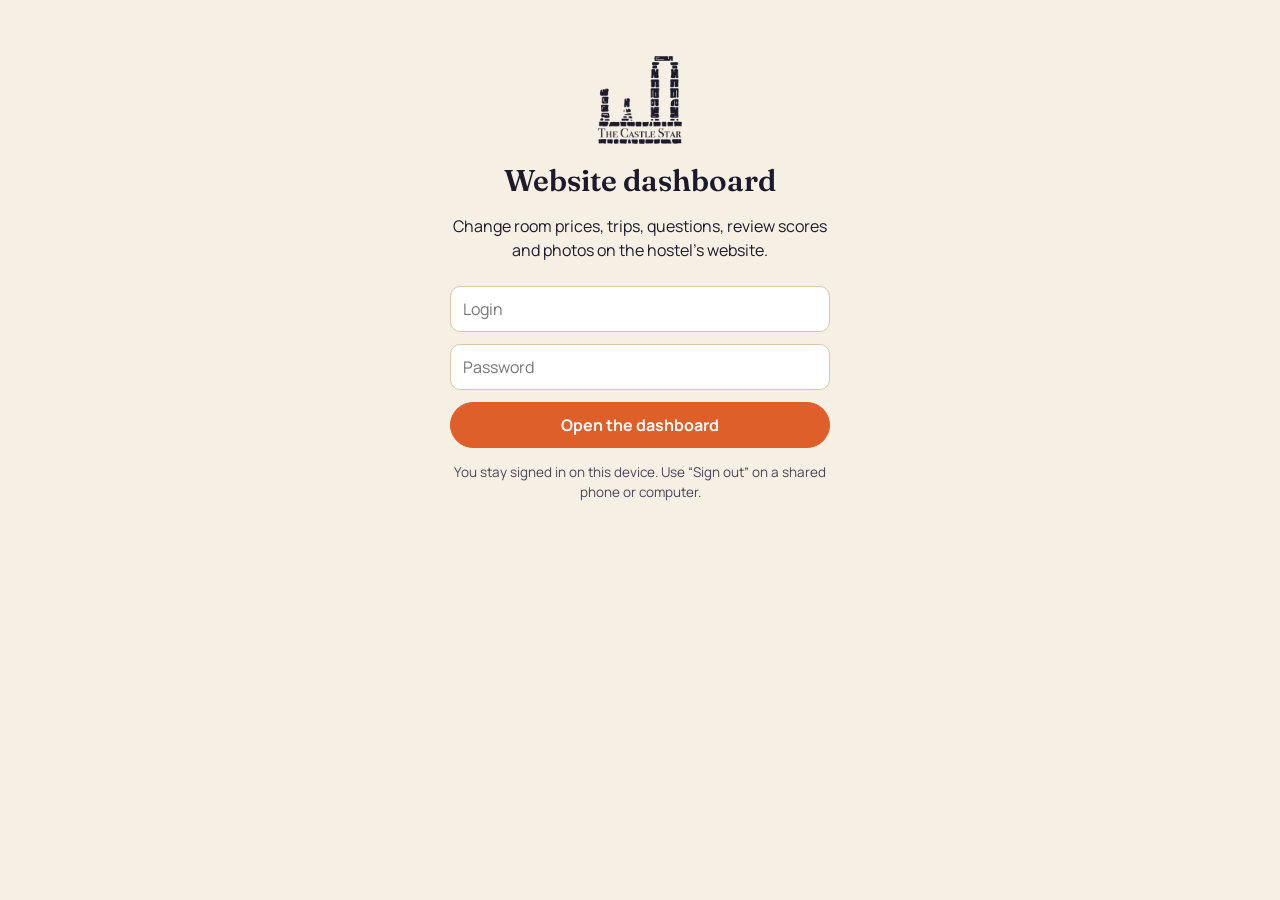
<file: admin/index.html>
<!doctype html>
<html lang="en" dir="ltr">
<head>
<meta charset="utf-8">
<meta name="viewport" content="width=device-width, initial-scale=1">
<meta http-equiv="Content-Security-Policy" content="default-src 'none'; script-src 'self'; style-src 'self'; img-src 'self' blob:; font-src 'self'; connect-src 'self' https://api.github.com; base-uri 'none'; form-action 'none'">
<meta name="referrer" content="no-referrer">
<meta name="robots" content="noindex, nofollow">
<meta name="theme-color" content="#15162e">
<title>The Castle Star — manage the website</title>
<link rel="icon" type="image/png" href="../favicon.png">
<link rel="stylesheet" href="../assets/css/fonts.css">
<link rel="stylesheet" href="admin.css">
</head>
<body>
<div id="app"><p class="boot">Loading…</p></div>
<noscript><p class="boot">This page needs JavaScript.</p></noscript>
<script src="admin.js" defer></script>
</body>
</html>
</file>
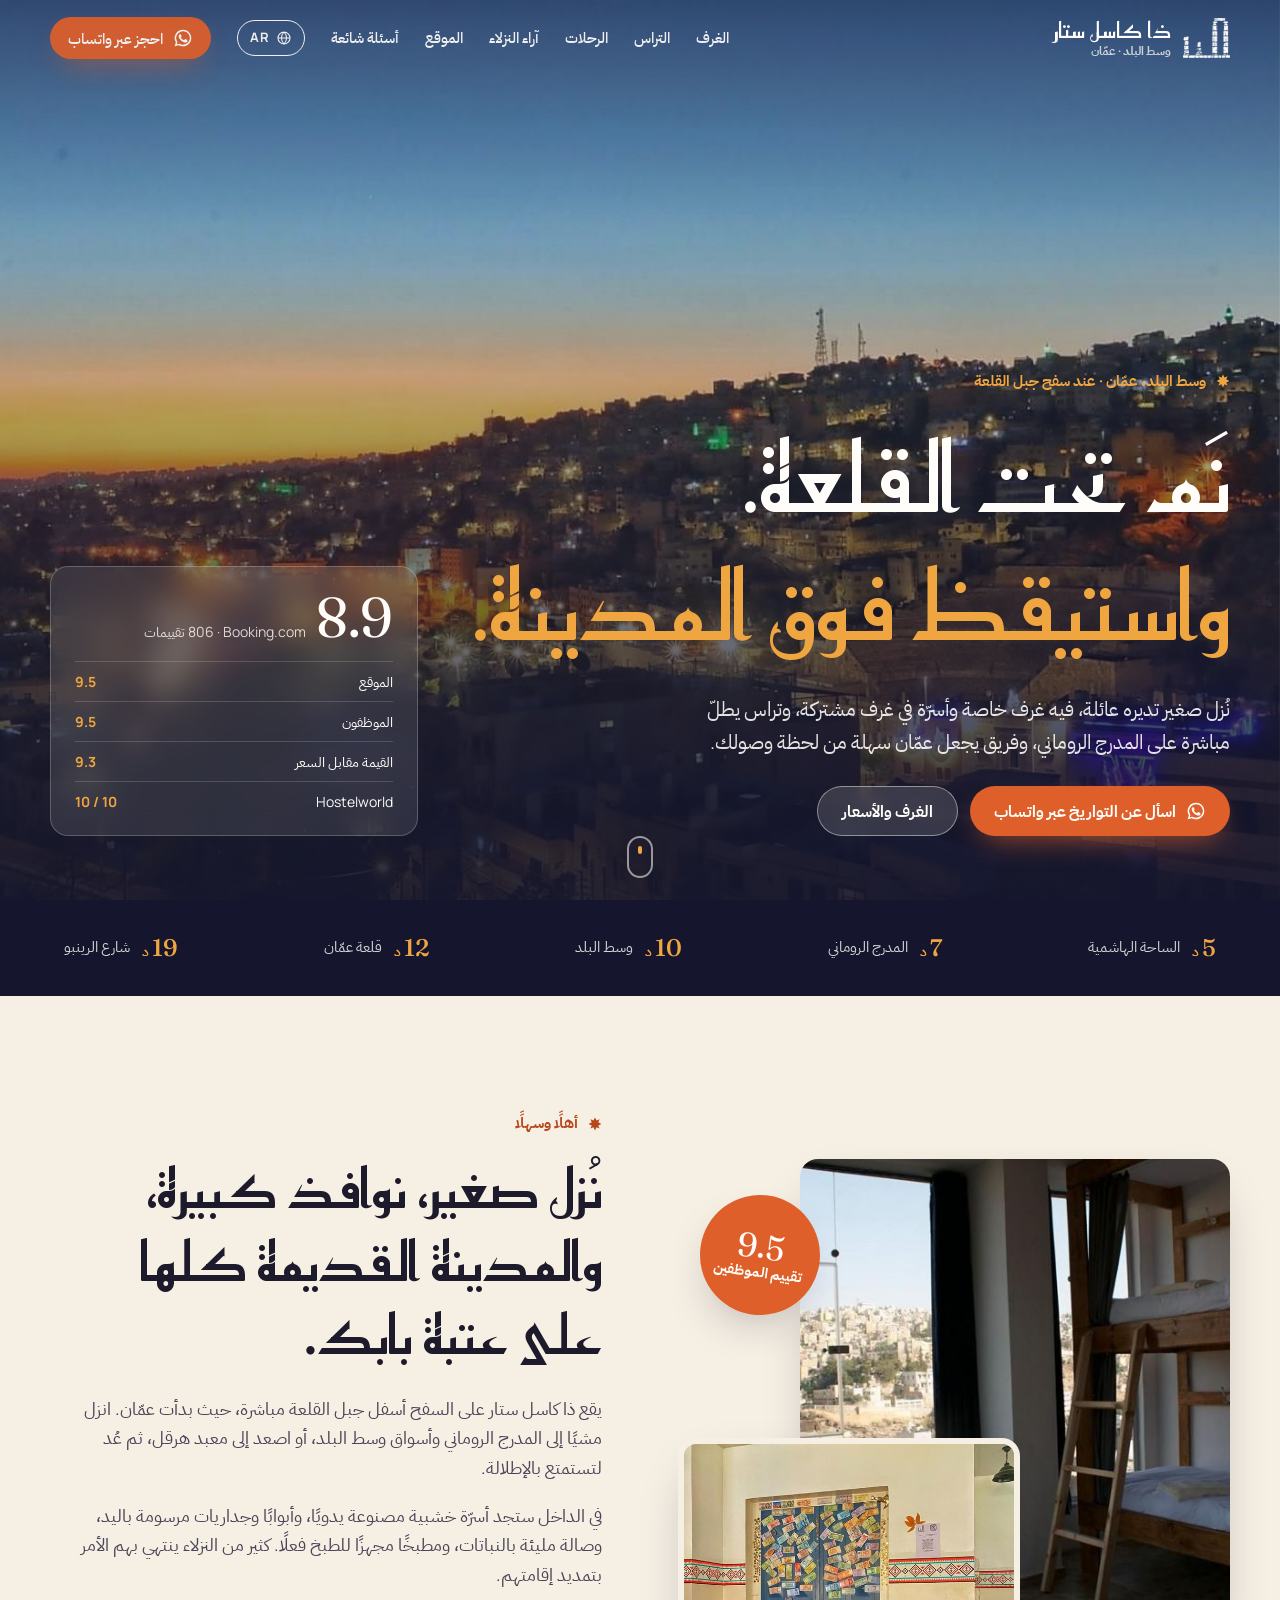
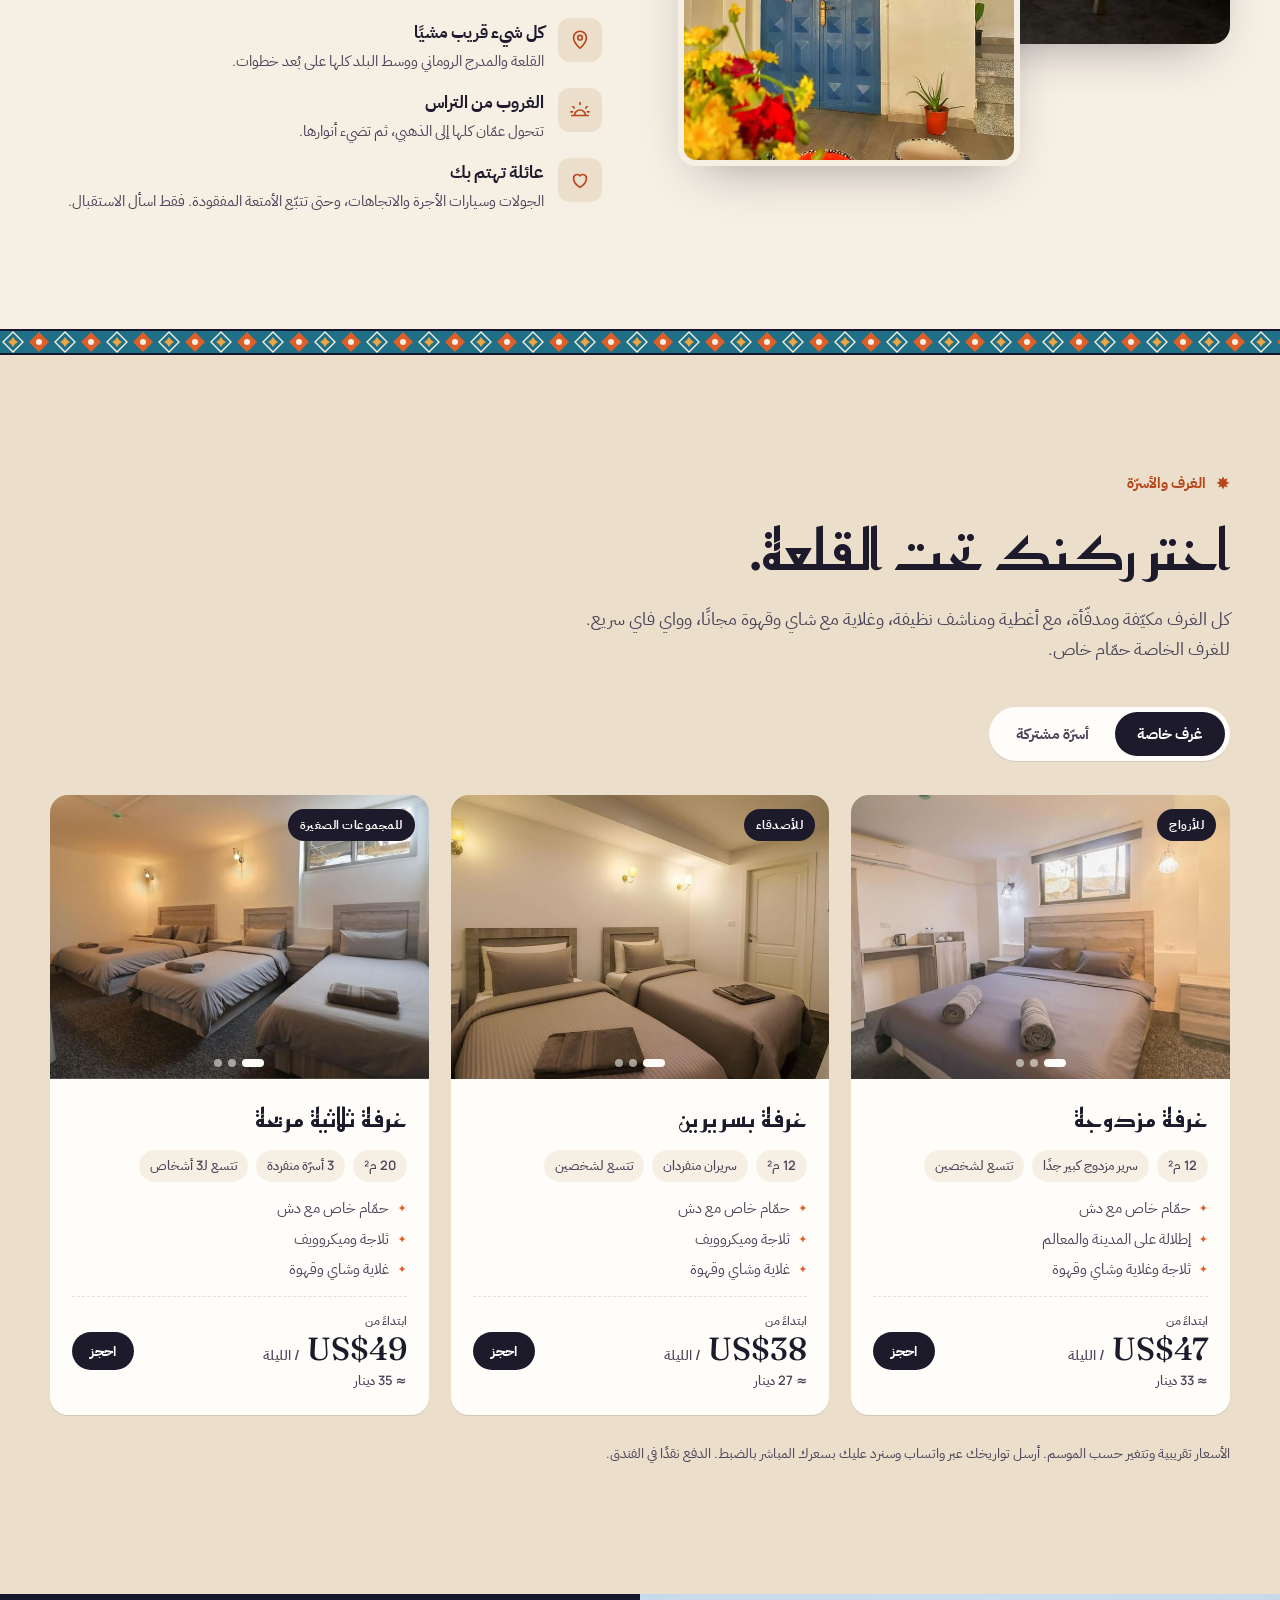
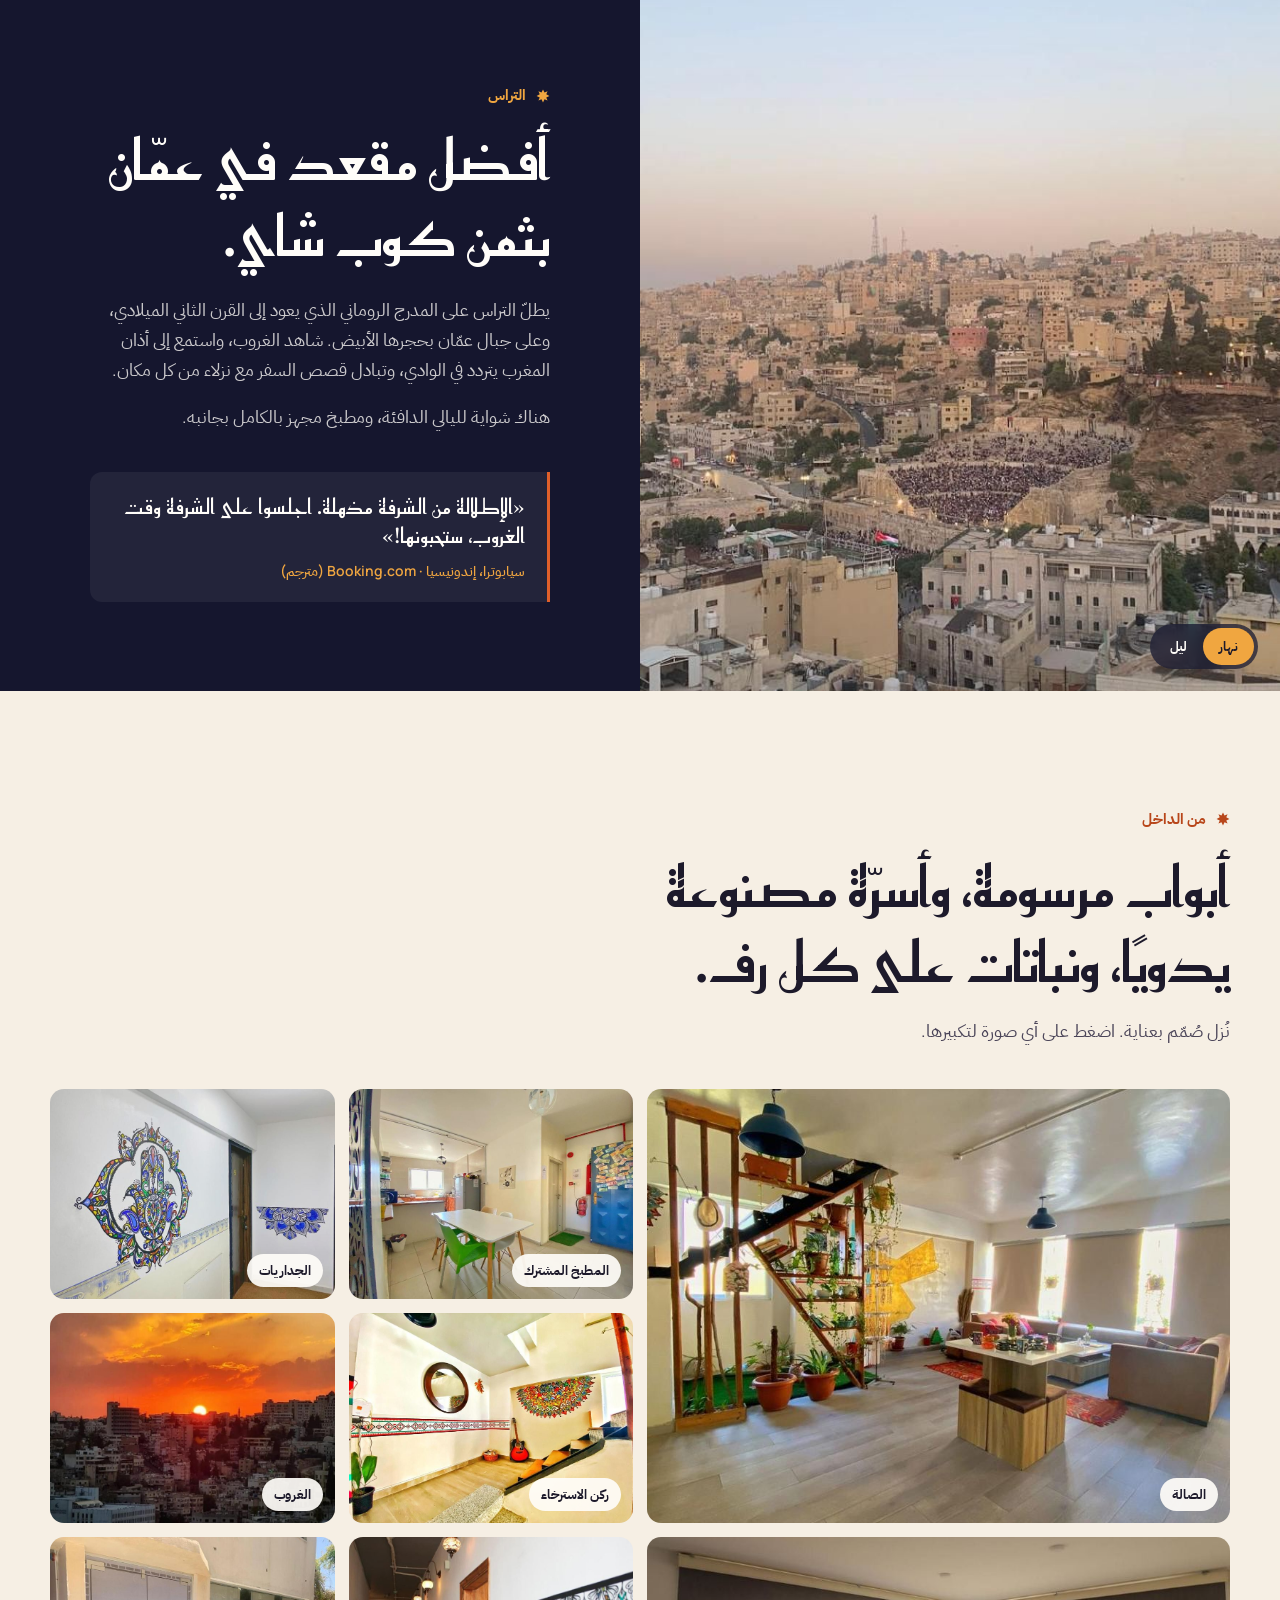
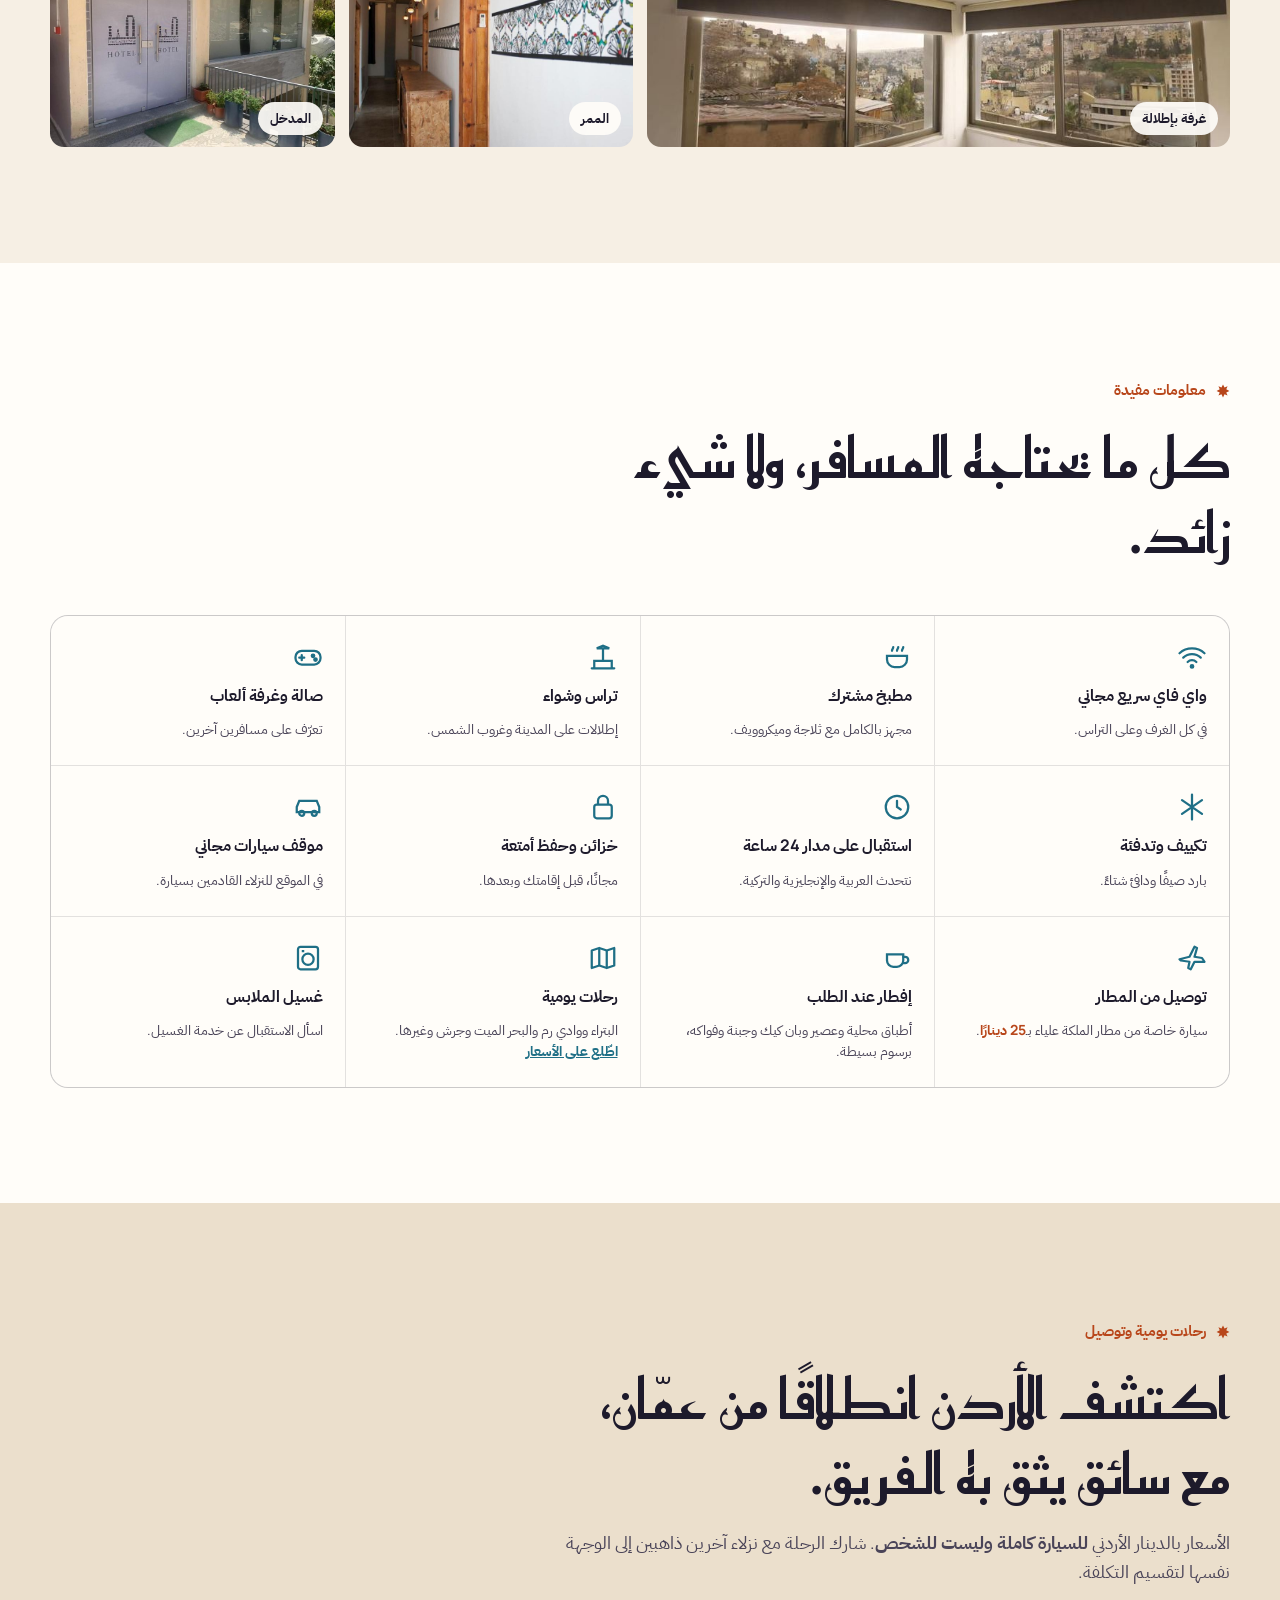
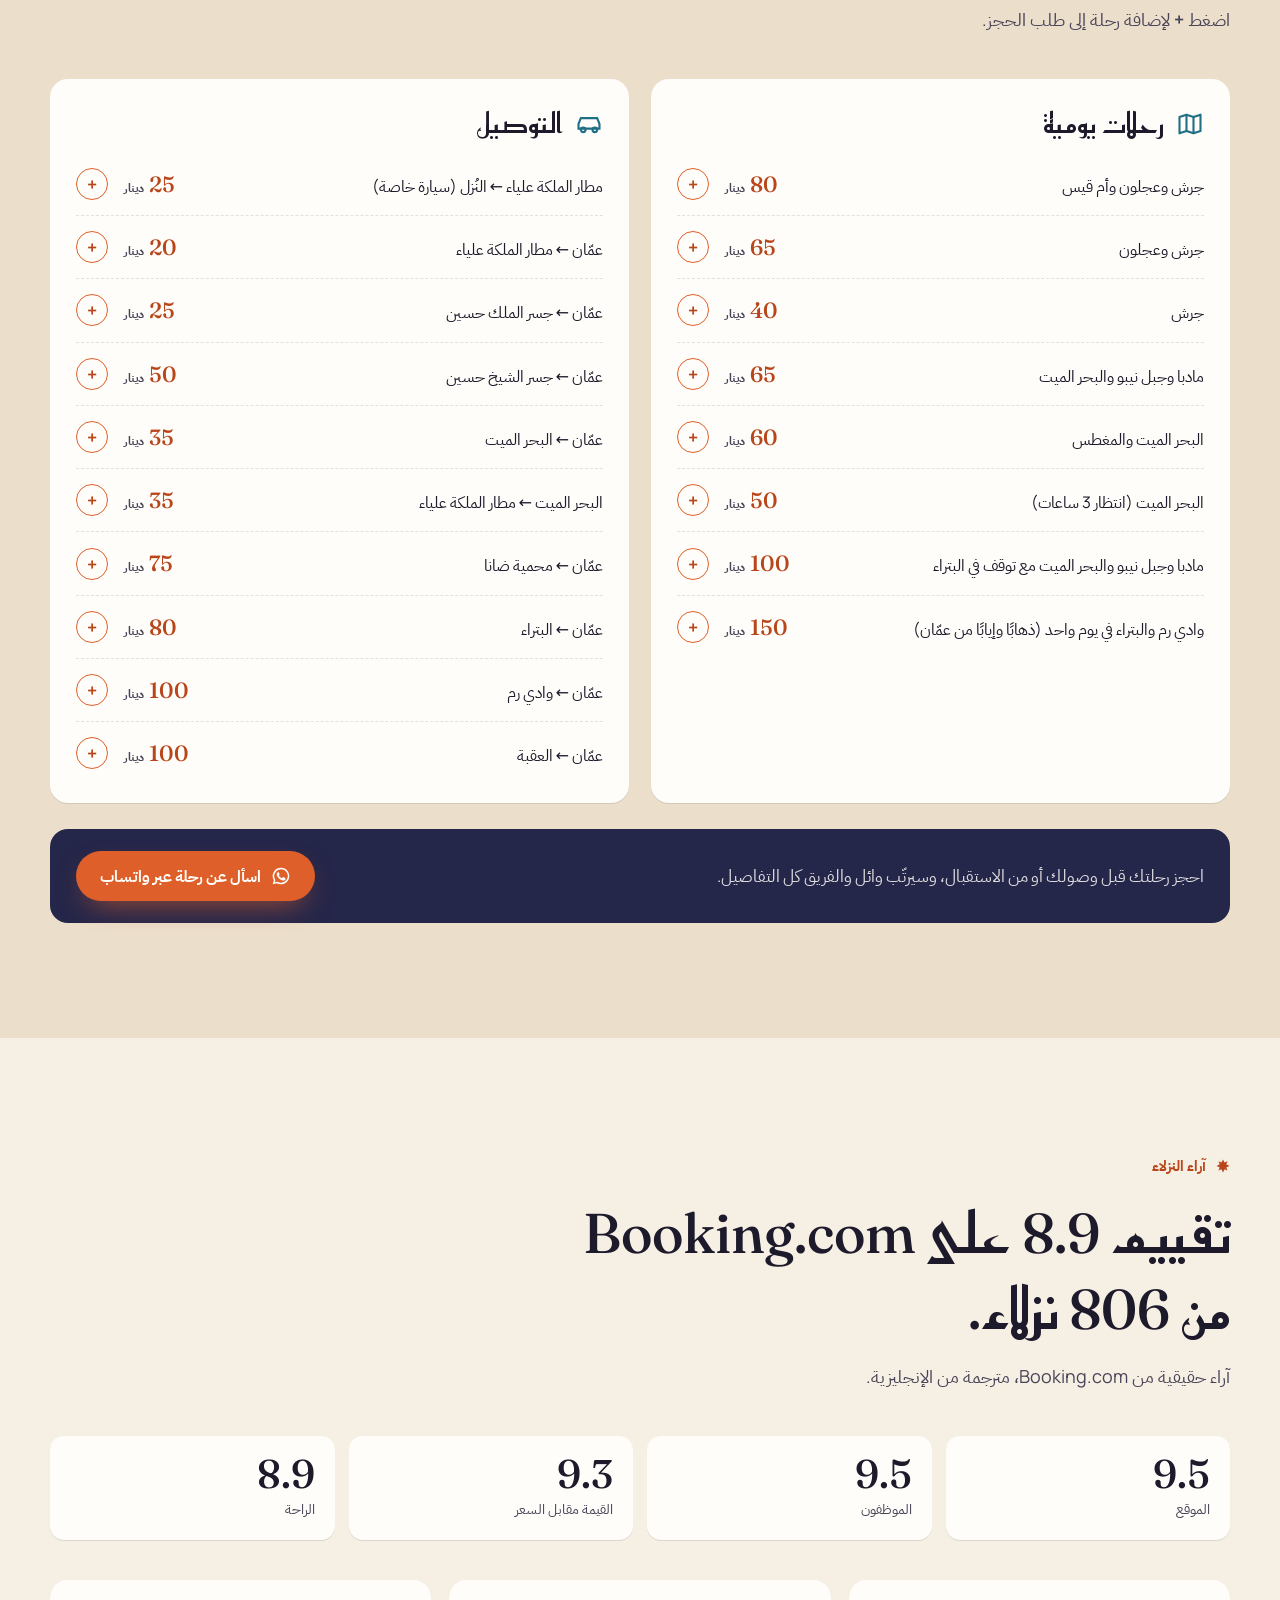
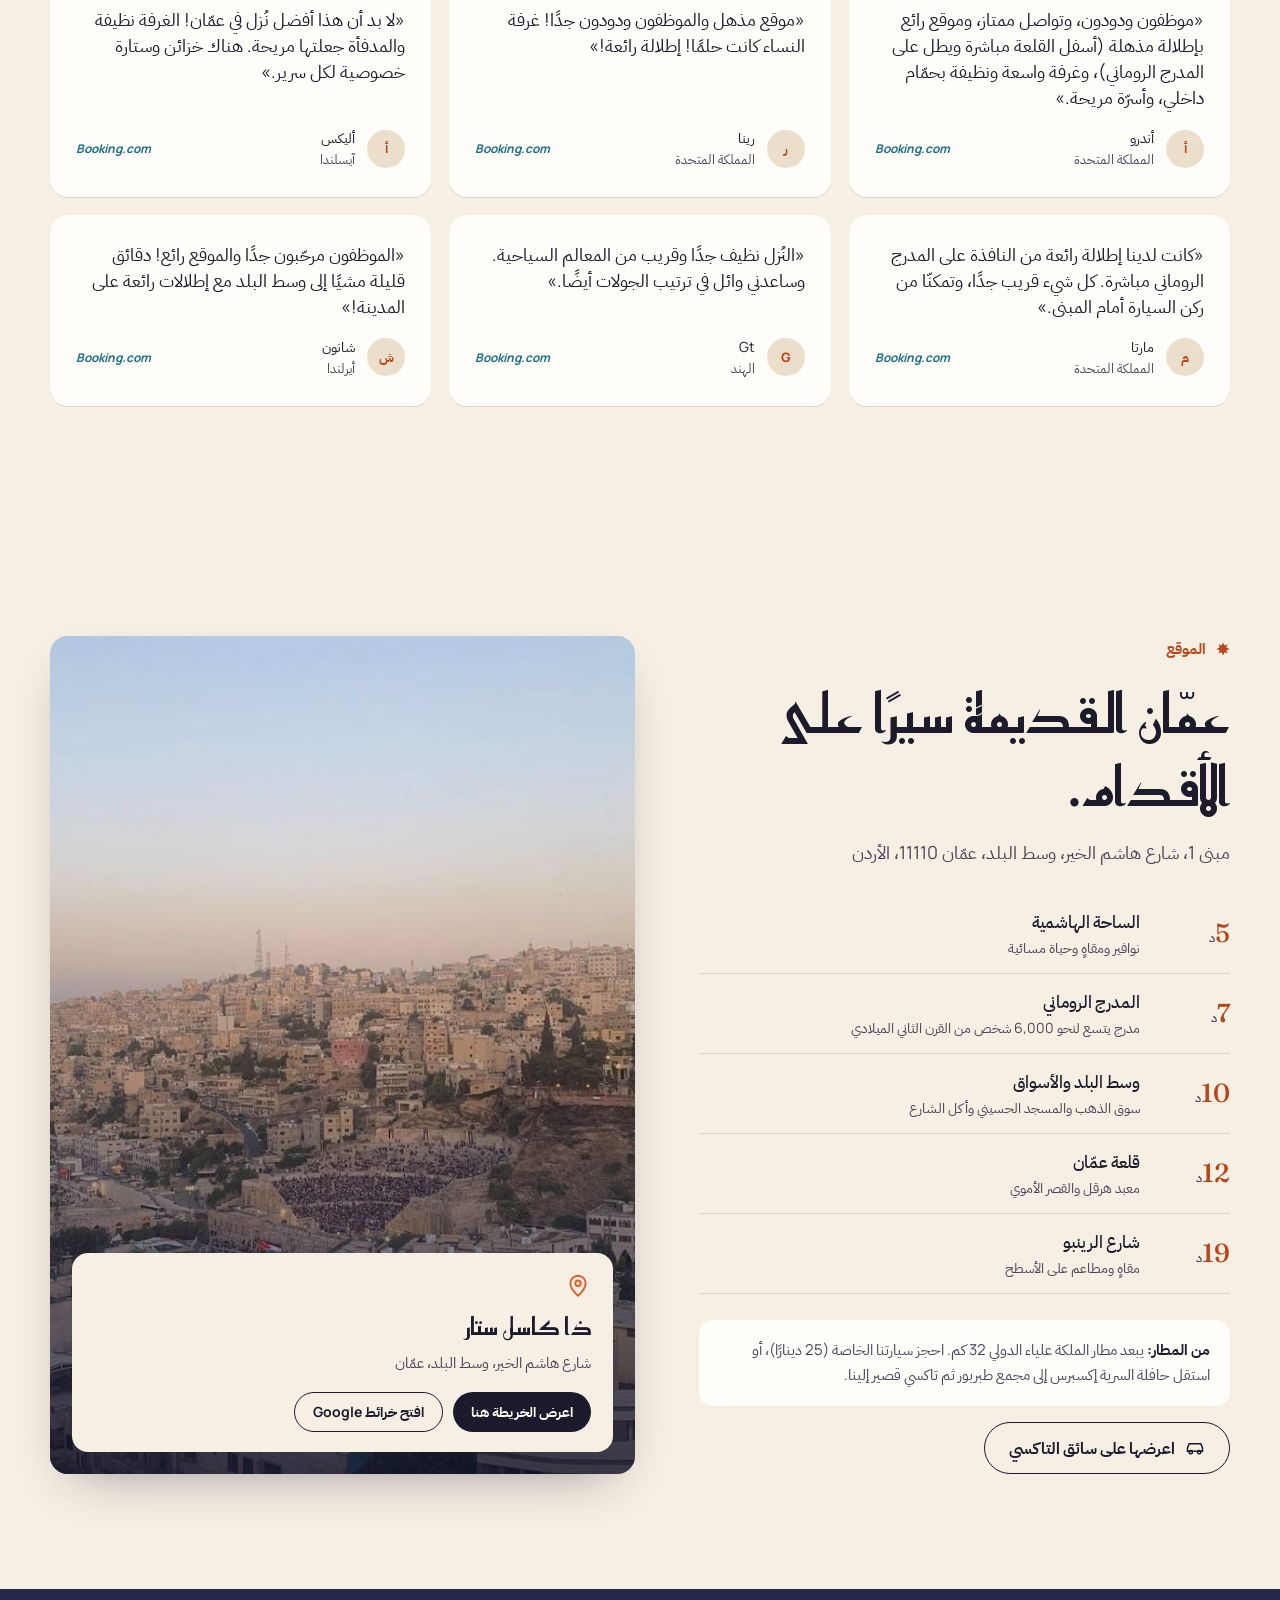
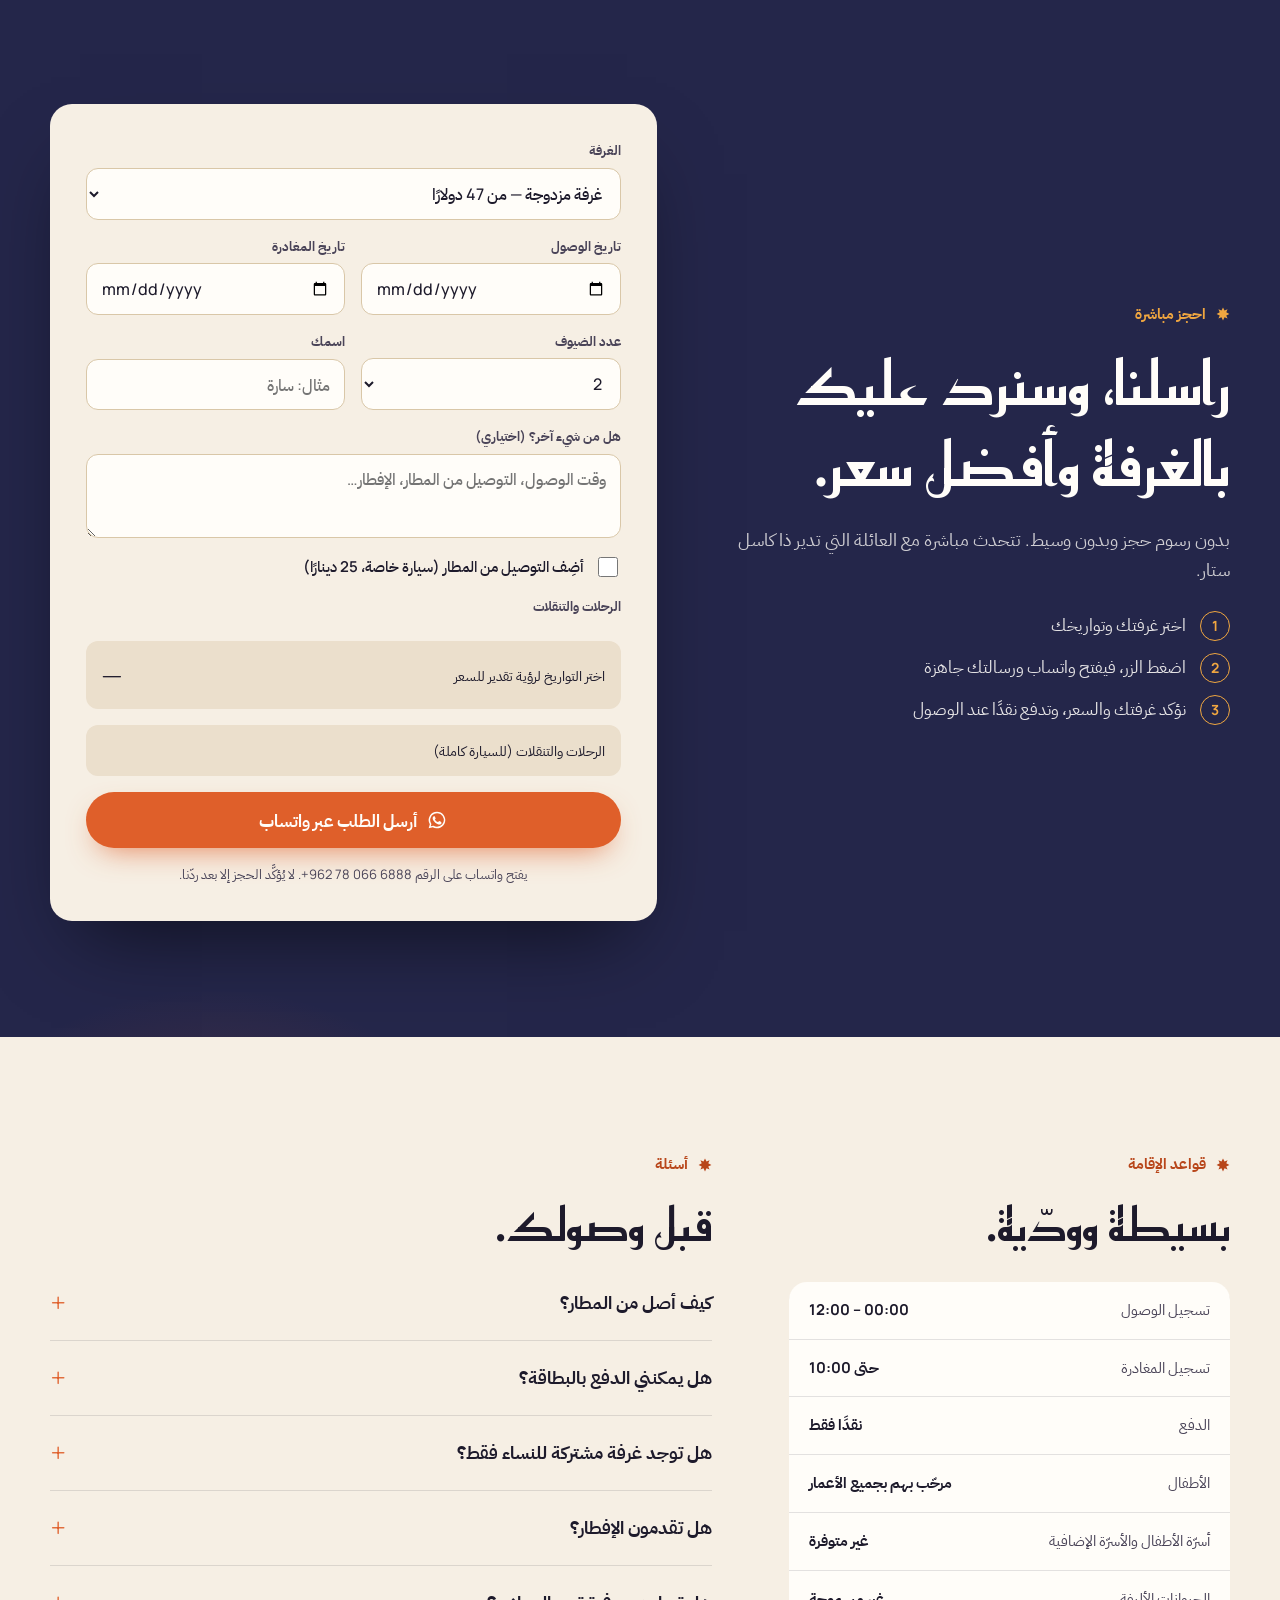
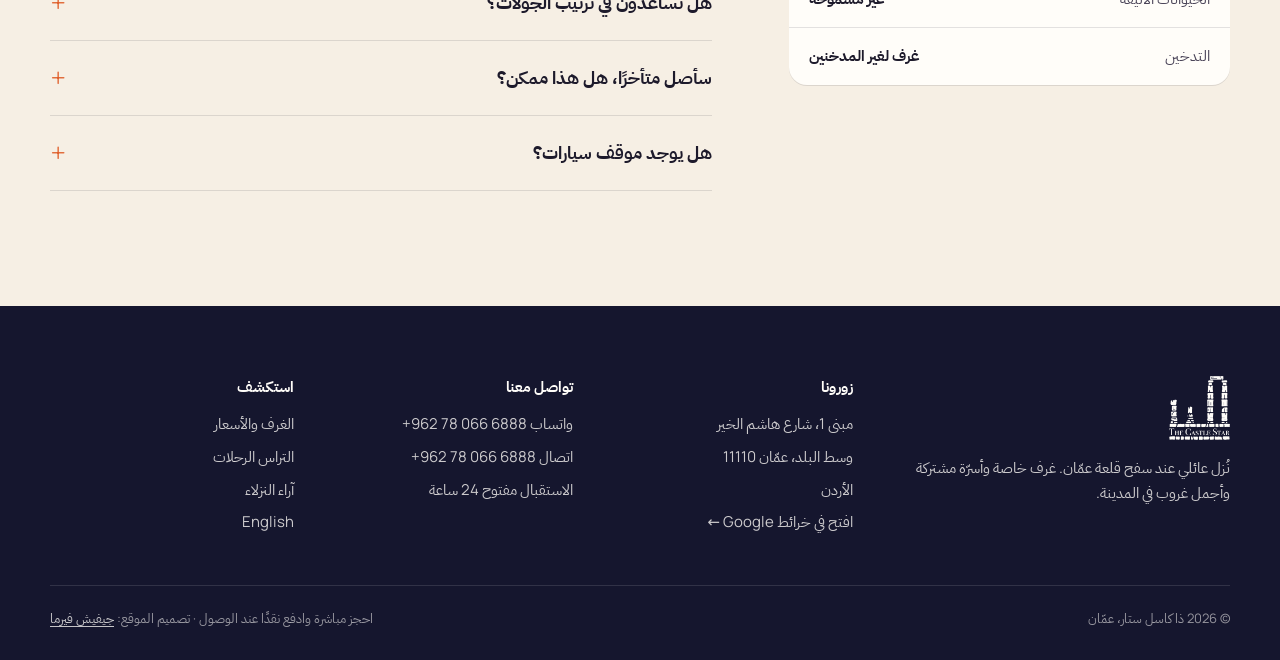
<file: ar/index.html>
<!doctype html>
<html lang="ar" dir="rtl">
<head>
<meta charset="utf-8">
<meta name="viewport" content="width=device-width, initial-scale=1">
<meta http-equiv="Content-Security-Policy" content="default-src 'self'; script-src 'self'; style-src 'self' 'unsafe-inline'; img-src 'self' data:; font-src 'self'; connect-src 'self'; frame-src https://www.google.com; object-src 'none'; base-uri 'self'; form-action 'none'">
<meta name="referrer" content="strict-origin-when-cross-origin">
<title>ذا كاسل ستار — نُزل عند سفح القلعة في وسط البلد، عمّان</title>
<meta name="description" content="نُزل عائلي في وسط البلد بعمّان، على بُعد خطوات من القلعة والمدرج الروماني. غرف خاصة وأسرّة مشتركة، وتراس بإطلالة على الغروب، ومطبخ مشترك. احجز مباشرة عبر واتساب.">
<meta property="og:title" content="ذا كاسل ستار — وسط البلد، عمّان">
<meta property="og:description" content="غرف خاصة وأسرّة مشتركة عند سفح القلعة، وإطلالة على المدرج الروماني. احجز مباشرة عبر واتساب.">
<meta property="og:image" content="https://jeeveshverma.github.io/castlestaramman/assets/img/hero-dusk.jpg">
<meta property="og:url" content="https://jeeveshverma.github.io/castlestaramman/ar/">
<meta property="og:site_name" content="The Castle Star">
<meta property="og:locale" content="ar_JO">
<meta name="twitter:card" content="summary_large_image">
<link rel="alternate" hreflang="en" href="https://jeeveshverma.github.io/castlestaramman/">
<link rel="alternate" hreflang="ar" href="https://jeeveshverma.github.io/castlestaramman/ar/">
<link rel="alternate" hreflang="fr" href="https://jeeveshverma.github.io/castlestaramman/fr/">
<link rel="alternate" hreflang="de" href="https://jeeveshverma.github.io/castlestaramman/de/">
<link rel="alternate" hreflang="it" href="https://jeeveshverma.github.io/castlestaramman/it/">
<link rel="alternate" hreflang="es" href="https://jeeveshverma.github.io/castlestaramman/es/">
<link rel="alternate" hreflang="nl" href="https://jeeveshverma.github.io/castlestaramman/nl/">
<link rel="alternate" hreflang="pl" href="https://jeeveshverma.github.io/castlestaramman/pl/">
<link rel="alternate" hreflang="ru" href="https://jeeveshverma.github.io/castlestaramman/ru/">
<link rel="alternate" hreflang="zh-Hans" href="https://jeeveshverma.github.io/castlestaramman/zh/">
<link rel="alternate" hreflang="ja" href="https://jeeveshverma.github.io/castlestaramman/ja/">
<link rel="alternate" hreflang="ko" href="https://jeeveshverma.github.io/castlestaramman/ko/">
<link rel="alternate" hreflang="x-default" href="https://jeeveshverma.github.io/castlestaramman/">
<link rel="canonical" href="https://jeeveshverma.github.io/castlestaramman/ar/">
<meta property="og:type" content="website">
<meta name="theme-color" content="#15162e">
<link rel="icon" type="image/png" href="../favicon.png">
<link rel="apple-touch-icon" href="../apple-touch-icon.png">


<link rel="preload" as="image" href="../assets/img/hero-dusk-800.jpg" imagesrcset="../assets/img/hero-dusk-800.jpg 800w, ../assets/img/hero-dusk.jpg 1280w" imagesizes="100vw">
<link rel="preload" href="../assets/fonts/plex-arabic-400.woff2" as="font" type="font/woff2" crossorigin>
<link rel="stylesheet" href="../assets/css/fonts.css">
<link rel="stylesheet" href="../assets/css/style.css">
</head>
<body data-t-photo="صورة">
<a class="skip" href="#main">انتقل إلى المحتوى</a>

<svg width="0" height="0" style="position:absolute" aria-hidden="true">
  <symbol id="i-star" viewBox="0 0 24 24"><path fill="currentColor" d="M12 1l2.6 5.2 5.2-2.2-2.2 5.2L23 12l-5.4 2.6 2.2 5.2-5.2-2.2L12 23l-2.6-5.4-5.2 2.2 2.2-5.2L1 12l5.4-2.8-2.2-5.2 5.2 2.2z"/></symbol>
  <symbol id="i-wa" viewBox="0 0 24 24"><path fill="currentColor" d="M12 2a10 10 0 0 0-8.6 15.1L2 22l5-1.3A10 10 0 1 0 12 2zm0 18.2a8.2 8.2 0 0 1-4.2-1.2l-.3-.2-3 .8.8-2.9-.2-.3A8.2 8.2 0 1 1 12 20.2zm4.5-6.1c-.2-.1-1.5-.7-1.7-.8s-.4-.1-.6.1-.7.8-.8 1-.3.2-.5.1a6.7 6.7 0 0 1-3.3-2.9c-.3-.4.2-.4.7-1.4.1-.2 0-.3 0-.4l-.8-1.8c-.2-.5-.4-.4-.6-.4h-.5a1 1 0 0 0-.7.3 3 3 0 0 0-.9 2.2 5.2 5.2 0 0 0 1.1 2.7 11.8 11.8 0 0 0 4.5 4c1.7.7 2.3.8 3.1.6a2.7 2.7 0 0 0 1.8-1.2 2.2 2.2 0 0 0 .1-1.3c0-.1-.2-.2-.4-.3z"/></symbol>
  <symbol id="i-menu" viewBox="0 0 24 24"><path stroke="currentColor" stroke-width="2" stroke-linecap="round" d="M4 7h16M4 12h16M4 17h16"/></symbol>
  <symbol id="i-pin" viewBox="0 0 24 24"><path fill="none" stroke="currentColor" stroke-width="1.8" d="M12 21s7-6.2 7-11.5A7 7 0 0 0 5 9.5C5 14.8 12 21 12 21z"/><circle cx="12" cy="9.5" r="2.5" fill="none" stroke="currentColor" stroke-width="1.8"/></symbol>
  <symbol id="i-sun" viewBox="0 0 24 24"><g fill="none" stroke="currentColor" stroke-width="1.8" stroke-linecap="round"><path d="M3 18h18M6 18a6 6 0 0 1 12 0"/><path d="M12 6V4M5.6 9.6 4.2 8.2M18.4 9.6l1.4-1.4M2 14h2M20 14h2"/></g></symbol>
  <symbol id="i-heart" viewBox="0 0 24 24"><path fill="none" stroke="currentColor" stroke-width="1.8" d="M12 20s-7-4.4-7-10a4 4 0 0 1 7-2.6A4 4 0 0 1 19 10c0 5.6-7 10-7 10z"/></symbol>
  <symbol id="i-wifi" viewBox="0 0 24 24"><g fill="none" stroke="currentColor" stroke-width="1.8" stroke-linecap="round"><path d="M2 9a15 15 0 0 1 20 0M5 12.5a10 10 0 0 1 14 0M8.5 16a5 5 0 0 1 7 0"/><circle cx="12" cy="19.5" r="1" fill="currentColor"/></g></symbol>
  <symbol id="i-kitchen" viewBox="0 0 24 24"><g fill="none" stroke="currentColor" stroke-width="1.8" stroke-linecap="round"><path d="M4 11h16v3a6 6 0 0 1-6 6h-4a6 6 0 0 1-6-6z"/><path d="M8 7c0-1.5 1-1.5 1-3M12 7c0-1.5 1-1.5 1-3M16 7c0-1.5 1-1.5 1-3"/></g></symbol>
  <symbol id="i-terrace" viewBox="0 0 24 24"><g fill="none" stroke="currentColor" stroke-width="1.8" stroke-linecap="round"><path d="M3 21h18M5 21v-6h14v6M12 15V5M7 5h10l-5-2z"/></g></symbol>
  <symbol id="i-game" viewBox="0 0 24 24"><g fill="none" stroke="currentColor" stroke-width="1.8" stroke-linecap="round"><rect x="2" y="7" width="20" height="11" rx="5"/><path d="M7 10.5v4M5 12.5h4"/><circle cx="16" cy="11" r="1" fill="currentColor"/><circle cx="18" cy="14" r="1" fill="currentColor"/></g></symbol>
  <symbol id="i-snow" viewBox="0 0 24 24"><g fill="none" stroke="currentColor" stroke-width="1.8" stroke-linecap="round"><path d="M12 2v20M4 6.5l16 11M20 6.5l-16 11"/></g></symbol>
  <symbol id="i-desk" viewBox="0 0 24 24"><g fill="none" stroke="currentColor" stroke-width="1.8" stroke-linecap="round"><circle cx="12" cy="12" r="9"/><path d="M12 7v5l3 2"/></g></symbol>
  <symbol id="i-lock" viewBox="0 0 24 24"><g fill="none" stroke="currentColor" stroke-width="1.8"><rect x="5" y="10" width="14" height="11" rx="2"/><path d="M8 10V7a4 4 0 0 1 8 0v3"/></g></symbol>
  <symbol id="i-car" viewBox="0 0 24 24"><g fill="none" stroke="currentColor" stroke-width="1.8" stroke-linecap="round"><path d="M3 16v-4l2-5h14l2 5v4z"/><circle cx="7" cy="17" r="2"/><circle cx="17" cy="17" r="2"/></g></symbol>
  <symbol id="i-plane" viewBox="0 0 24 24"><path fill="none" stroke="currentColor" stroke-width="1.8" stroke-linejoin="round" d="M2 13l8-2 4-8 2 1-2 7 6 1 2 3-8 0-3 6-2-1 1-5-7-1z"/></symbol>
  <symbol id="i-map" viewBox="0 0 24 24"><g fill="none" stroke="currentColor" stroke-width="1.8" stroke-linejoin="round"><path d="M3 6l6-2 6 2 6-2v14l-6 2-6-2-6 2z"/><path d="M9 4v14M15 6v14"/></g></symbol>
  <symbol id="i-cup" viewBox="0 0 24 24"><g fill="none" stroke="currentColor" stroke-width="1.8" stroke-linecap="round"><path d="M4 9h13v5a5 5 0 0 1-5 5H9a5 5 0 0 1-5-5z"/><path d="M17 11h1.5a2.5 2.5 0 0 1 0 5H17"/></g></symbol>
  <symbol id="i-wash" viewBox="0 0 24 24"><g fill="none" stroke="currentColor" stroke-width="1.8"><rect x="4" y="3" width="16" height="18" rx="2"/><circle cx="12" cy="13" r="4.5"/><path d="M7 6.5h2"/></g></symbol>
  <symbol id="i-bike" viewBox="0 0 24 24"><g fill="none" stroke="currentColor" stroke-width="1.8" stroke-linecap="round"><circle cx="5.5" cy="16" r="3.5"/><circle cx="18.5" cy="16" r="3.5"/><path d="M5.5 16 9 9h6l3.5 7M9 9l3 7h-2M14 6h2"/></g></symbol>
  <symbol id="i-coin" viewBox="0 0 24 24"><g fill="none" stroke="currentColor" stroke-width="1.8"><circle cx="12" cy="12" r="9"/><path d="M15 9.5c-.5-1-1.6-1.5-3-1.5-1.7 0-3 .8-3 2s1.3 1.7 3 2 3 .8 3 2-1.3 2-3 2c-1.4 0-2.5-.5-3-1.5M12 6v12" stroke-linecap="round"/></g></symbol>
</svg>

<header class="site-header" id="top">
  <div class="wrap">
    <a class="brand" href="#top" aria-label="ذا كاسل ستار — الرئيسية">
      <img class="logo-light" src="../assets/img/mark-light.png" alt="" width="47" height="40">
      <img class="logo-dark" src="../assets/img/mark-dark.png" alt="" width="47" height="40">
      <span class="wordmark">ذا كاسل ستار<small>وسط البلد · عمّان</small></span>
    </a>
    <nav class="nav" id="nav" aria-label="القائمة الرئيسية">
      <a href="#rooms">الغرف</a>
      <a href="#rooftop">التراس</a>
      <a href="#trips">الرحلات</a>
      <a href="#reviews">آراء النزلاء</a>
      <a href="#location">الموقع</a>
      <a href="#faq">أسئلة شائعة</a>
      <!--langs--><details class="langs" translate="no"><summary aria-label="Language: العربية"><svg viewBox="0 0 24 24" aria-hidden="true"><path fill="none" stroke="currentColor" stroke-width="1.6" d="M12 3a9 9 0 1 0 0 18 9 9 0 0 0 0-18zm-9 9h18M12 3c2.5 2.6 3.8 5.6 3.8 9s-1.3 6.4-3.8 9c-2.5-2.6-3.8-5.6-3.8-9S9.5 5.6 12 3z"/></svg>AR</summary><ul><li><a href="../" hreflang="en" lang="en">English</a></li><li><a href="../ar/" hreflang="ar" lang="ar" aria-current="true">العربية</a></li><li><a href="../fr/" hreflang="fr" lang="fr">Français</a></li><li><a href="../de/" hreflang="de" lang="de">Deutsch</a></li><li><a href="../it/" hreflang="it" lang="it">Italiano</a></li><li><a href="../es/" hreflang="es" lang="es">Español</a></li><li><a href="../nl/" hreflang="nl" lang="nl">Nederlands</a></li><li><a href="../pl/" hreflang="pl" lang="pl">Polski</a></li><li><a href="../ru/" hreflang="ru" lang="ru">Русский</a></li><li><a href="../zh/" hreflang="zh-Hans" lang="zh-Hans">简体中文</a></li><li><a href="../ja/" hreflang="ja" lang="ja">日本語</a></li><li><a href="../ko/" hreflang="ko" lang="ko">한국어</a></li></ul></details><!--/langs-->
      <a class="btn btn-wa" href="#book"><svg><use href="#i-wa"/></svg>احجز عبر واتساب</a>
    </nav>
    <button class="menu-toggle" aria-label="فتح القائمة" aria-expanded="false" aria-controls="nav"><svg><use href="#i-menu"/></svg></button>
  </div>
</header>

<main id="main">
<section class="hero">
  <div class="hero-media"><img src="../assets/img/hero-dusk.jpg" alt="عمّان وقت الغروب من ذا كاسل ستار، والمدرج الروماني مضاء في الأسفل" fetchpriority="high" width="1280" height="852" srcset="../assets/img/hero-dusk-800.jpg 800w, ../assets/img/hero-dusk.jpg 1280w" sizes="100vw"></div>
  <div class="wrap hero-inner">
    <div>
      <span class="eyebrow"><svg><use href="#i-star"/></svg>وسط البلد، عمّان · عند سفح جبل القلعة</span>
      <h1>نَم تحت القلعة. <em>واستيقظ فوق المدينة.</em></h1>
      <p class="hero-lead">نُزل صغير تديره عائلة، فيه غرف خاصة وأسرّة في غرف مشتركة، وتراس يطلّ مباشرة على المدرج الروماني، وفريق يجعل عمّان سهلة من لحظة وصولك.</p>
      <div class="hero-ctas">
        <a class="btn btn-wa" href="#book"><svg><use href="#i-wa"/></svg>اسأل عن التواريخ عبر واتساب</a>
        <a class="btn btn-ghost" href="#rooms">الغرف والأسعار</a>
      </div>
    </div>
    <aside class="hero-card" aria-label="تقييمات النزلاء">
      <div class="score"><b>8.9</b><span>Booking.com · ‏806 تقييمات</span></div>
      <ul>
        <li>الموقع <b>9.5</b></li>
        <li>الموظفون <b>9.5</b></li>
        <li>القيمة مقابل السعر <b>9.3</b></li>
        <li>Hostelworld <b>10 / 10</b></li>
      </ul>
    </aside>
  </div>
  <a class="hero-cue" href="#rooms" aria-label="مرّر للأسفل"></a>
</section>

<div class="ribbon" aria-label="المسافات سيرًا على الأقدام">
  <div class="wrap">
    <ul>
      <li><b>5<small> د</small></b><span>الساحة الهاشمية</span></li>
      <li><b>7<small> د</small></b><span>المدرج الروماني</span></li>
      <li><b>10<small> د</small></b><span>وسط البلد</span></li>
      <li><b>12<small> د</small></b><span>قلعة عمّان</span></li>
      <li><b>19<small> د</small></b><span>شارع الرينبو</span></li>
    </ul>
  </div>
</div>

<section class="section">
  <div class="wrap story">
    <div class="story-photos reveal">
      <figure class="p1"><img src="../assets/img/dorm-window.jpg" alt="غرفة مشتركة بنافذة كبيرة تطل على عمّان" loading="lazy" width="1280" height="852" srcset="../assets/img/dorm-window-800.jpg 800w, ../assets/img/dorm-window.jpg 1280w" sizes="(max-width: 640px) 100vw, (max-width: 1080px) 50vw, 33vw"></figure>
      <figure class="p2"><img src="../assets/img/blue-door.jpg" alt="باب أزرق مرسوم باليد داخل ذا كاسل ستار" loading="lazy" width="1173" height="900" srcset="../assets/img/blue-door-800.jpg 800w, ../assets/img/blue-door.jpg 1173w" sizes="(max-width: 640px) 100vw, (max-width: 1080px) 50vw, 33vw"></figure>
      <div class="stamp"><span><b>9.5</b>تقييم الموظفين</span></div>
    </div>
    <div class="story-text reveal">
      <span class="eyebrow"><svg><use href="#i-star"/></svg>أهلًا وسهلًا</span>
      <h2>نُزل صغير، نوافذ كبيرة، والمدينة القديمة كلها على عتبة بابك.</h2>
      <p>يقع ذا كاسل ستار على السفح أسفل جبل القلعة مباشرة، حيث بدأت عمّان. انزل مشيًا إلى المدرج الروماني وأسواق وسط البلد، أو اصعد إلى معبد هرقل، ثم عُد لتستمتع بالإطلالة.</p>
      <p>في الداخل ستجد أسرّة خشبية مصنوعة يدويًا، وأبوابًا وجداريات مرسومة باليد، وصالة مليئة بالنباتات، ومطبخًا مجهزًا للطبخ فعلًا. كثير من النزلاء ينتهي بهم الأمر بتمديد إقامتهم.</p>
      <ul class="story-points">
        <li><span class="ico"><svg><use href="#i-pin"/></svg></span><div><b>كل شيء قريب مشيًا</b><span>القلعة والمدرج الروماني ووسط البلد كلها على بُعد خطوات.</span></div></li>
        <li><span class="ico"><svg><use href="#i-sun"/></svg></span><div><b>الغروب من التراس</b><span>تتحول عمّان كلها إلى الذهبي، ثم تضيء أنوارها.</span></div></li>
        <li><span class="ico"><svg><use href="#i-heart"/></svg></span><div><b>عائلة تهتم بك</b><span>الجولات وسيارات الأجرة والاتجاهات، وحتى تتبّع الأمتعة المفقودة. فقط اسأل الاستقبال.</span></div></li>
      </ul>
    </div>
  </div>
</section>

<div class="tileband" aria-hidden="true"></div>

<section class="section rooms" id="rooms">
  <div class="wrap">
    <div class="section-head reveal">
      <span class="eyebrow"><svg><use href="#i-star"/></svg>الغرف والأسرّة</span>
      <h2>اختر ركنك تحت القلعة.</h2>
      <p>كل الغرف مكيّفة ومدفّأة، مع أغطية ومناشف نظيفة، وغلاية مع شاي وقهوة مجانًا، وواي فاي سريع. للغرف الخاصة حمّام خاص.</p>
    </div>

    <div class="room-tabs" role="tablist" aria-label="نوع الغرفة">
      <button role="tab" aria-selected="true" aria-controls="tab-private" id="t-private">غرف خاصة</button>
      <button role="tab" aria-selected="false" aria-controls="tab-dorms" id="t-dorms">أسرّة مشتركة</button>
    </div>

    <div class="room-grid" id="tab-private" role="tabpanel" aria-labelledby="t-private">
      <article class="room reveal">
        <div class="room-gallery">
          <img class="on" src="../assets/img/double-1.jpg" alt="غرفة مزدوجة بسرير كبير ونافذة على المدينة" loading="lazy" width="1248" height="832" srcset="../assets/img/double-1-800.jpg 800w, ../assets/img/double-1.jpg 1248w" sizes="(max-width: 640px) 100vw, (max-width: 1080px) 50vw, 33vw">
          <img src="../assets/img/double-2.jpg" alt="غرفة مزدوجة مع دش" loading="lazy" width="1280" height="853" srcset="../assets/img/double-2-800.jpg 800w, ../assets/img/double-2.jpg 1280w" sizes="(max-width: 640px) 100vw, (max-width: 1080px) 50vw, 33vw">
          <img src="../assets/img/double-3.jpg" alt="غرفة مزدوجة وحمّام خاص" loading="lazy" width="1200" height="900" srcset="../assets/img/double-3-800.jpg 800w, ../assets/img/double-3.jpg 1200w" sizes="(max-width: 640px) 100vw, (max-width: 1080px) 50vw, 33vw">
          <span class="tag">للأزواج</span>
        </div>
        <div class="room-body">
          <h3>غرفة مزدوجة</h3>
          <div class="room-meta"><span>12 م²</span><span>سرير مزدوج كبير جدًا</span><span>تتسع لشخصين</span></div>
          <ul><li>حمّام خاص مع دش</li><li>إطلالة على المدينة والمعالم</li><li>ثلاجة وغلاية وشاي وقهوة</li></ul>
          <div class="room-foot">
            <div class="price"><small>ابتداءً من</small><b>US$47 <sub>/ الليلة</sub></b><em class="jd">≈ 33 دينار</em></div>
            <a class="btn btn-dark" href="#book" data-pick="غرفة مزدوجة (Double Room)">احجز</a>
          </div>
        </div>
      </article>

      <article class="room reveal">
        <div class="room-gallery">
          <img class="on" src="../assets/img/twin-1.jpg" alt="غرفة بسريرين منفردين" loading="lazy" width="1280" height="853" srcset="../assets/img/twin-1-800.jpg 800w, ../assets/img/twin-1.jpg 1280w" sizes="(max-width: 640px) 100vw, (max-width: 1080px) 50vw, 33vw">
          <img src="../assets/img/twin-2.jpg" alt="غرفة بسريرين من الداخل" loading="lazy" width="1280" height="853" srcset="../assets/img/twin-2-800.jpg 800w, ../assets/img/twin-2.jpg 1280w" sizes="(max-width: 640px) 100vw, (max-width: 1080px) 50vw, 33vw">
          <img src="../assets/img/twin-3.jpg" alt="حمّام خاص بدش زجاجي" loading="lazy" width="1280" height="853" srcset="../assets/img/twin-3-800.jpg 800w, ../assets/img/twin-3.jpg 1280w" sizes="(max-width: 640px) 100vw, (max-width: 1080px) 50vw, 33vw">
          <span class="tag">للأصدقاء</span>
        </div>
        <div class="room-body">
          <h3>غرفة بسريرين</h3>
          <div class="room-meta"><span>12 م²</span><span>سريران منفردان</span><span>تتسع لشخصين</span></div>
          <ul><li>حمّام خاص مع دش</li><li>ثلاجة وميكروويف</li><li>غلاية وشاي وقهوة</li></ul>
          <div class="room-foot">
            <div class="price"><small>ابتداءً من</small><b>US$38 <sub>/ الليلة</sub></b><em class="jd">≈ 27 دينار</em></div>
            <a class="btn btn-dark" href="#book" data-pick="غرفة بسريرين (Twin Room)">احجز</a>
          </div>
        </div>
      </article>

      <article class="room reveal">
        <div class="room-gallery">
          <img class="on" src="../assets/img/triple-1.jpg" alt="غرفة ثلاثية بثلاثة أسرّة منفردة" loading="lazy" width="1248" height="832" srcset="../assets/img/triple-1-800.jpg 800w, ../assets/img/triple-1.jpg 1248w" sizes="(max-width: 640px) 100vw, (max-width: 1080px) 50vw, 33vw">
          <img src="../assets/img/triple-2.jpg" alt="غرفة ثلاثية بنافذة" loading="lazy" width="1280" height="853" srcset="../assets/img/triple-2-800.jpg 800w, ../assets/img/triple-2.jpg 1280w" sizes="(max-width: 640px) 100vw, (max-width: 1080px) 50vw, 33vw">
          <img src="../assets/img/triple-3.jpg" alt="حمّام الغرفة الثلاثية" loading="lazy" width="1280" height="853" srcset="../assets/img/triple-3-800.jpg 800w, ../assets/img/triple-3.jpg 1280w" sizes="(max-width: 640px) 100vw, (max-width: 1080px) 50vw, 33vw">
          <span class="tag">للمجموعات الصغيرة</span>
        </div>
        <div class="room-body">
          <h3>غرفة ثلاثية مريحة</h3>
          <div class="room-meta"><span>20 م²</span><span>3 أسرّة منفردة</span><span>تتسع لـ3 أشخاص</span></div>
          <ul><li>حمّام خاص مع دش</li><li>ثلاجة وميكروويف</li><li>غلاية وشاي وقهوة</li></ul>
          <div class="room-foot">
            <div class="price"><small>ابتداءً من</small><b>US$49 <sub>/ الليلة</sub></b><em class="jd">≈ 35 دينار</em></div>
            <a class="btn btn-dark" href="#book" data-pick="غرفة ثلاثية مريحة (Comfort Triple Room)">احجز</a>
          </div>
        </div>
      </article>
    </div>

    <div class="room-grid two" id="tab-dorms" role="tabpanel" aria-labelledby="t-dorms" hidden>
      <article class="room">
        <div class="room-gallery">
          <img class="on" src="../assets/img/female-1.jpg" alt="غرفة النساء بأسرّة خشبية وستائر خصوصية" loading="lazy" width="1280" height="852" srcset="../assets/img/female-1-800.jpg 800w, ../assets/img/female-1.jpg 1280w" sizes="(max-width: 640px) 100vw, (max-width: 1080px) 50vw, 33vw">
          <img src="../assets/img/female-2.jpg" alt="أسرّة غرفة النساء" loading="lazy" width="1280" height="852" srcset="../assets/img/female-2-800.jpg 800w, ../assets/img/female-2.jpg 1280w" sizes="(max-width: 640px) 100vw, (max-width: 1080px) 50vw, 33vw">
          <img src="../assets/img/female-3.jpg" alt="نافذة الغرفة المشتركة باتجاه القلعة" loading="lazy" width="1280" height="852" srcset="../assets/img/female-3-800.jpg 800w, ../assets/img/female-3.jpg 1280w" sizes="(max-width: 640px) 100vw, (max-width: 1080px) 50vw, 33vw">
          <span class="tag female">للنساء فقط</span>
        </div>
        <div class="room-body">
          <h3>غرفة مشتركة للنساء (6 أسرّة)</h3>
          <div class="room-meta"><span>20 م²</span><span>سرير بطابقين</span><span>السعر لكل سرير</span></div>
          <ul><li>ستارة خصوصية لكل سرير</li><li>خزانة شخصية ومساحة تخزين</li><li>إطلالة على المدينة والمعالم</li></ul>
          <div class="room-foot">
            <div class="price"><small>ابتداءً من</small><b>US$16 <sub>/ للسرير</sub></b><em class="jd">≈ 11 دينار</em></div>
            <a class="btn btn-dark" href="#book" data-pick="سرير في غرفة النساء - 6 أسرّة (Female Dorm)">احجز</a>
          </div>
        </div>
      </article>

      <article class="room">
        <div class="room-gallery">
          <img class="on" src="../assets/img/mixed-1.jpg" alt="غرفة مشتركة مختلطة بأسرّة خشبية مصنوعة يدويًا" loading="lazy" width="1280" height="852" srcset="../assets/img/mixed-1-800.jpg 800w, ../assets/img/mixed-1.jpg 1280w" sizes="(max-width: 640px) 100vw, (max-width: 1080px) 50vw, 33vw">
          <img src="../assets/img/mixed-2.jpg" alt="أسرّة الغرفة المختلطة وباب خشبي" loading="lazy" width="1280" height="852" srcset="../assets/img/mixed-2-800.jpg 800w, ../assets/img/mixed-2.jpg 1280w" sizes="(max-width: 640px) 100vw, (max-width: 1080px) 50vw, 33vw">
          <img src="../assets/img/mixed-3.jpg" alt="الغرفة المشتركة المختلطة" loading="lazy" width="1024" height="682" srcset="../assets/img/mixed-3-800.jpg 800w, ../assets/img/mixed-3.jpg 1024w" sizes="(max-width: 640px) 100vw, (max-width: 1080px) 50vw, 33vw">
          <span class="tag">للرحّالة</span>
        </div>
        <div class="room-body">
          <h3>غرفة مشتركة مختلطة (8 أسرّة)</h3>
          <div class="room-meta"><span>20 م²</span><span>سرير بطابقين</span><span>السعر لكل سرير</span></div>
          <ul><li>ستارة خصوصية لكل سرير</li><li>خزانة شخصية ومساحة تخزين</li><li>إطلالة على المدينة والمعالم</li></ul>
          <div class="room-foot">
            <div class="price"><small>ابتداءً من</small><b>US$16 <sub>/ للسرير</sub></b><em class="jd">≈ 11 دينار</em></div>
            <a class="btn btn-dark" href="#book" data-pick="سرير في الغرفة المختلطة - 8 أسرّة (Mixed Dorm)">احجز</a>
          </div>
        </div>
      </article>
    </div>

    <p class="rates-note">الأسعار تقريبية وتتغير حسب الموسم. أرسل تواريخك عبر واتساب وسنرد عليك بسعرك المباشر بالضبط. الدفع نقدًا في الفندق.</p>
  </div>
</section>

<section class="rooftop" id="rooftop">
  <div class="rooftop-grid">
    <div class="rooftop-media" id="viewbox">
      <img src="../assets/img/view-day.jpg" alt="إطلالة نهارية على عمّان والمدرج الروماني" loading="lazy" width="675" height="900">
      <img class="alt" src="../assets/img/view-night.jpg" alt="إطلالة ليلية على المدرج الروماني المضاء" loading="lazy" width="506" height="900">
      <div class="toggle" role="group" aria-label="الإطلالة">
        <button aria-pressed="true" data-view="day">نهار</button>
        <button aria-pressed="false" data-view="night">ليل</button>
      </div>
    </div>
    <div class="rooftop-text reveal">
      <span class="eyebrow"><svg><use href="#i-star"/></svg>التراس</span>
      <h2>أفضل مقعد في عمّان بثمن كوب شاي.</h2>
      <p>يطلّ التراس على المدرج الروماني الذي يعود إلى القرن الثاني الميلادي، وعلى جبال عمّان بحجرها الأبيض. شاهد الغروب، واستمع إلى أذان المغرب يتردد في الوادي، وتبادل قصص السفر مع نزلاء من كل مكان.</p>
      <p>هناك شواية لليالي الدافئة، ومطبخ مجهز بالكامل بجانبه.</p>
      <blockquote>«الإطلالة من الشرفة مذهلة. اجلسوا على الشرفة وقت الغروب، ستحبونها!»<cite>سيابوترا، إندونيسيا · Booking.com (مترجم)</cite></blockquote>
    </div>
  </div>
</section>

<section class="section" id="inside">
  <div class="wrap">
    <div class="section-head reveal">
      <span class="eyebrow"><svg><use href="#i-star"/></svg>من الداخل</span>
      <h2>أبواب مرسومة، وأسرّة مصنوعة يدويًا، ونباتات على كل رف.</h2>
      <p>نُزل صُمّم بعناية. اضغط على أي صورة لتكبيرها.</p>
    </div>
    <div class="mosaic">
      <figure class="w2 h2"><img src="../assets/img/lounge.jpg" alt="الصالة بأرائك ورفوف مليئة بالنباتات" loading="lazy" width="1200" height="900" srcset="../assets/img/lounge-800.jpg 800w, ../assets/img/lounge.jpg 1200w" sizes="(max-width: 900px) 100vw, 50vw"><figcaption>الصالة</figcaption></figure>
      <figure><img src="../assets/img/kitchen.jpg" alt="المطبخ المشترك وطاولة الطعام" loading="lazy" width="1200" height="900" srcset="../assets/img/kitchen-800.jpg 800w, ../assets/img/kitchen.jpg 1200w" sizes="(max-width: 640px) 100vw, (max-width: 1080px) 50vw, 33vw"><figcaption>المطبخ المشترك</figcaption></figure>
      <figure><img src="../assets/img/mural.jpg" alt="جدارية خمسة مرسومة باليد" loading="lazy" width="1200" height="900" srcset="../assets/img/mural-800.jpg 800w, ../assets/img/mural.jpg 1200w" sizes="(max-width: 640px) 100vw, (max-width: 1080px) 50vw, 33vw"><figcaption>الجداريات</figcaption></figure>
      <figure><img src="../assets/img/lounge-corner.jpg" alt="ركن الصالة مع جيتار ومرآة" loading="lazy" width="1200" height="900" srcset="../assets/img/lounge-corner-800.jpg 800w, ../assets/img/lounge-corner.jpg 1200w" sizes="(max-width: 640px) 100vw, (max-width: 1080px) 50vw, 33vw"><figcaption>ركن الاسترخاء</figcaption></figure>
      <figure><img src="../assets/img/sunset.jpg" alt="الغروب فوق عمّان" loading="lazy" width="720" height="720"><figcaption>الغروب</figcaption></figure>
      <figure class="w2"><img src="../assets/img/corner-room.jpg" alt="غرفة زاوية بنوافذ بانورامية على عمّان" loading="lazy" width="1280" height="853" srcset="../assets/img/corner-room-800.jpg 800w, ../assets/img/corner-room.jpg 1280w" sizes="(max-width: 900px) 100vw, 50vw"><figcaption>غرفة بإطلالة</figcaption></figure>
      <figure><img src="../assets/img/corridor.jpg" alt="ممر بزخرفة مرسومة" loading="lazy" width="1280" height="852" srcset="../assets/img/corridor-800.jpg 800w, ../assets/img/corridor.jpg 1280w" sizes="(max-width: 640px) 100vw, (max-width: 1080px) 50vw, 33vw"><figcaption>الممر</figcaption></figure>
      <figure><img src="../assets/img/entrance.jpg" alt="مدخل ذا كاسل ستار" loading="lazy" width="1200" height="900" srcset="../assets/img/entrance-800.jpg 800w, ../assets/img/entrance.jpg 1200w" sizes="(max-width: 640px) 100vw, (max-width: 1080px) 50vw, 33vw"><figcaption>المدخل</figcaption></figure>
    </div>
  </div>
</section>

<section class="section facilities">
  <div class="wrap">
    <div class="section-head reveal">
      <span class="eyebrow"><svg><use href="#i-star"/></svg>معلومات مفيدة</span>
      <h2>كل ما يحتاجه المسافر، ولا شيء زائد.</h2>
    </div>
    <div class="fac-grid">
      <div class="fac"><svg><use href="#i-wifi"/></svg><b>واي فاي سريع مجاني</b><span>في كل الغرف وعلى التراس.</span></div>
      <div class="fac"><svg><use href="#i-kitchen"/></svg><b>مطبخ مشترك</b><span>مجهز بالكامل مع ثلاجة وميكروويف.</span></div>
      <div class="fac"><svg><use href="#i-terrace"/></svg><b>تراس وشواء</b><span>إطلالات على المدينة وغروب الشمس.</span></div>
      <div class="fac"><svg><use href="#i-game"/></svg><b>صالة وغرفة ألعاب</b><span>تعرّف على مسافرين آخرين.</span></div>
      <div class="fac"><svg><use href="#i-snow"/></svg><b>تكييف وتدفئة</b><span>بارد صيفًا ودافئ شتاءً.</span></div>
      <div class="fac"><svg><use href="#i-desk"/></svg><b>استقبال على مدار 24 ساعة</b><span>نتحدث العربية والإنجليزية والتركية.</span></div>
      <div class="fac"><svg><use href="#i-lock"/></svg><b>خزائن وحفظ أمتعة</b><span>مجانًا، قبل إقامتك وبعدها.</span></div>
      <div class="fac"><svg><use href="#i-car"/></svg><b>موقف سيارات مجاني</b><span>في الموقع للنزلاء القادمين بسيارة.</span></div>
      <div class="fac"><svg><use href="#i-plane"/></svg><b>توصيل من المطار</b><span>سيارة خاصة من مطار الملكة علياء بـ<span class="fee">25 دينارًا</span>.</span></div>
      <div class="fac"><svg><use href="#i-cup"/></svg><b>إفطار عند الطلب</b><span>أطباق محلية وعصير وبان كيك وجبنة وفواكه، برسوم بسيطة.</span></div>
      <div class="fac"><svg><use href="#i-map"/></svg><b>رحلات يومية</b><span>البتراء ووادي رم والبحر الميت وجرش وغيرها. <a href="#trips">اطّلع على الأسعار</a></span></div>
      <div class="fac"><svg><use href="#i-wash"/></svg><b>غسيل الملابس</b><span>اسأل الاستقبال عن خدمة الغسيل.</span></div>
    </div>
  </div>
</section>


<!-- ============ TRIPS ============ -->
<section class="section trips" id="trips">
  <div class="wrap">
    <div class="section-head reveal">
      <span class="eyebrow"><svg><use href="#i-star"/></svg>رحلات يومية وتوصيل</span>
      <h2>اكتشف الأردن انطلاقًا من عمّان، مع سائق يثق به الفريق.</h2>
      <p>الأسعار بالدينار الأردني <b>للسيارة كاملة وليست للشخص</b>. شارك الرحلة مع نزلاء آخرين ذاهبين إلى الوجهة نفسها لتقسيم التكلفة.</p>
      <p class="trips-hint">اضغط <b>+</b> لإضافة رحلة إلى طلب الحجز.</p>
    </div>
    <div class="trips-grid">
      <div class="trip-card reveal">
        <h3><svg><use href="#i-map"/></svg>رحلات يومية</h3>
        <ul class="price-list">
          <li><span>جرش وعجلون وأم قيس</span><b>80 <small>دينار</small></b><button type="button" class="add-trip" data-trip="جرش وعجلون وأم قيس" data-price="80" aria-pressed="false" aria-label="أضِف إلى طلبي"></button></li>
          <li><span>جرش وعجلون</span><b>65 <small>دينار</small></b><button type="button" class="add-trip" data-trip="جرش وعجلون" data-price="65" aria-pressed="false" aria-label="أضِف إلى طلبي"></button></li>
          <li><span>جرش</span><b>40 <small>دينار</small></b><button type="button" class="add-trip" data-trip="جرش" data-price="40" aria-pressed="false" aria-label="أضِف إلى طلبي"></button></li>
          <li><span>مادبا وجبل نيبو والبحر الميت</span><b>65 <small>دينار</small></b><button type="button" class="add-trip" data-trip="مادبا وجبل نيبو والبحر الميت" data-price="65" aria-pressed="false" aria-label="أضِف إلى طلبي"></button></li>
          <li><span>البحر الميت والمغطس</span><b>60 <small>دينار</small></b><button type="button" class="add-trip" data-trip="البحر الميت والمغطس" data-price="60" aria-pressed="false" aria-label="أضِف إلى طلبي"></button></li>
          <li><span>البحر الميت (انتظار 3 ساعات)</span><b>50 <small>دينار</small></b><button type="button" class="add-trip" data-trip="البحر الميت (انتظار 3 ساعات)" data-price="50" aria-pressed="false" aria-label="أضِف إلى طلبي"></button></li>
          <li><span>مادبا وجبل نيبو والبحر الميت مع توقف في البتراء</span><b>100 <small>دينار</small></b><button type="button" class="add-trip" data-trip="مادبا وجبل نيبو والبحر الميت مع توقف في البتراء" data-price="100" aria-pressed="false" aria-label="أضِف إلى طلبي"></button></li>
          <li><span>وادي رم والبتراء في يوم واحد (ذهابًا وإيابًا من عمّان)</span><b>150 <small>دينار</small></b><button type="button" class="add-trip" data-trip="وادي رم والبتراء في يوم واحد (ذهابًا وإيابًا من عمّان)" data-price="150" aria-pressed="false" aria-label="أضِف إلى طلبي"></button></li>
        </ul>
      </div>
      <div class="trip-card reveal">
        <h3><svg><use href="#i-car"/></svg>التوصيل</h3>
        <ul class="price-list">
          <li><span>مطار الملكة علياء ← النُزل (سيارة خاصة)</span><b>25 <small>دينار</small></b><button type="button" class="add-trip" data-trip="مطار الملكة علياء ← النُزل (سيارة خاصة)" data-price="25" aria-pressed="false" aria-label="أضِف إلى طلبي"></button></li>
          <li><span>عمّان ← مطار الملكة علياء</span><b>20 <small>دينار</small></b><button type="button" class="add-trip" data-trip="عمّان ← مطار الملكة علياء" data-price="20" aria-pressed="false" aria-label="أضِف إلى طلبي"></button></li>
          <li><span>عمّان ← جسر الملك حسين</span><b>25 <small>دينار</small></b><button type="button" class="add-trip" data-trip="عمّان ← جسر الملك حسين" data-price="25" aria-pressed="false" aria-label="أضِف إلى طلبي"></button></li>
          <li><span>عمّان ← جسر الشيخ حسين</span><b>50 <small>دينار</small></b><button type="button" class="add-trip" data-trip="عمّان ← جسر الشيخ حسين" data-price="50" aria-pressed="false" aria-label="أضِف إلى طلبي"></button></li>
          <li><span>عمّان ← البحر الميت</span><b>35 <small>دينار</small></b><button type="button" class="add-trip" data-trip="عمّان ← البحر الميت" data-price="35" aria-pressed="false" aria-label="أضِف إلى طلبي"></button></li>
          <li><span>البحر الميت ← مطار الملكة علياء</span><b>35 <small>دينار</small></b><button type="button" class="add-trip" data-trip="البحر الميت ← مطار الملكة علياء" data-price="35" aria-pressed="false" aria-label="أضِف إلى طلبي"></button></li>
          <li><span>عمّان ← محمية ضانا</span><b>75 <small>دينار</small></b><button type="button" class="add-trip" data-trip="عمّان ← محمية ضانا" data-price="75" aria-pressed="false" aria-label="أضِف إلى طلبي"></button></li>
          <li><span>عمّان ← البتراء</span><b>80 <small>دينار</small></b><button type="button" class="add-trip" data-trip="عمّان ← البتراء" data-price="80" aria-pressed="false" aria-label="أضِف إلى طلبي"></button></li>
          <li><span>عمّان ← وادي رم</span><b>100 <small>دينار</small></b><button type="button" class="add-trip" data-trip="عمّان ← وادي رم" data-price="100" aria-pressed="false" aria-label="أضِف إلى طلبي"></button></li>
          <li><span>عمّان ← العقبة</span><b>100 <small>دينار</small></b><button type="button" class="add-trip" data-trip="عمّان ← العقبة" data-price="100" aria-pressed="false" aria-label="أضِف إلى طلبي"></button></li>
        </ul>
      </div>
    </div>
    <div class="trips-cta reveal">
      <p>احجز رحلتك قبل وصولك أو من الاستقبال، وسيرتّب وائل والفريق كل التفاصيل.</p>
      <a class="btn btn-wa" href="https://wa.me/962780666888?text=%D9%85%D8%B1%D8%AD%D8%A8%D9%8B%D8%A7%20%D8%B0%D8%A7%20%D9%83%D8%A7%D8%B3%D9%84%20%D8%B3%D8%AA%D8%A7%D8%B1%21%20%D8%A3%D9%88%D8%AF%20%D8%A7%D9%84%D8%A7%D8%B3%D8%AA%D9%81%D8%B3%D8%A7%D8%B1%20%D8%B9%D9%86%20%D8%B1%D8%AD%D9%84%D8%A9%20%D9%8A%D9%88%D9%85%D9%8A%D8%A9%20/%20%D8%AA%D9%88%D8%B5%D9%8A%D9%84%3A" target="_blank" rel="noopener"><svg><use href="#i-wa"/></svg>اسأل عن رحلة عبر واتساب</a>
    </div>
  </div>
</section>

<section class="section reviews" id="reviews">
  <div class="wrap">
    <div class="section-head reveal">
      <span class="eyebrow"><svg><use href="#i-star"/></svg>آراء النزلاء</span>
      <h2>تقييم 8.9 على Booking.com من 806 نزلاء.</h2>
      <p>آراء حقيقية من Booking.com، مترجمة من الإنجليزية.</p>
    </div>
    <div class="scores">
      <div class="scorecard"><b>9.5</b><span>الموقع</span></div>
      <div class="scorecard"><b>9.5</b><span>الموظفون</span></div>
      <div class="scorecard"><b>9.3</b><span>القيمة مقابل السعر</span></div>
      <div class="scorecard"><b>8.9</b><span>الراحة</span></div>
    </div>
    <div class="quote-track">
      <blockquote class="quote reveal"><p>«موظفون ودودون، وتواصل ممتاز، وموقع رائع بإطلالة مذهلة (أسفل القلعة مباشرة ويطل على المدرج الروماني)، وغرفة واسعة ونظيفة بحمّام داخلي، وأسرّة مريحة.»</p><footer><span class="av">أ</span><div>أندرو<span>المملكة المتحدة</span></div><em class="src">Booking.com</em></footer></blockquote>
      <blockquote class="quote reveal"><p>«موقع مذهل والموظفون ودودون جدًا! غرفة النساء كانت حلمًا! إطلالة رائعة!»</p><footer><span class="av">ر</span><div>رينا<span>المملكة المتحدة</span></div><em class="src">Booking.com</em></footer></blockquote>
      <blockquote class="quote reveal"><p>«لا بد أن هذا أفضل نُزل في عمّان! الغرفة نظيفة والمدفأة جعلتها مريحة. هناك خزائن وستارة خصوصية لكل سرير.»</p><footer><span class="av">أ</span><div>أليكس<span>آيسلندا</span></div><em class="src">Booking.com</em></footer></blockquote>
      <blockquote class="quote reveal"><p>«كانت لدينا إطلالة رائعة من النافذة على المدرج الروماني مباشرة. كل شيء قريب جدًا، وتمكنّا من ركن السيارة أمام المبنى.»</p><footer><span class="av">م</span><div>مارتا<span>المملكة المتحدة</span></div><em class="src">Booking.com</em></footer></blockquote>
      <blockquote class="quote reveal"><p>«النُزل نظيف جدًا وقريب من المعالم السياحية. وساعدني وائل في ترتيب الجولات أيضًا.»</p><footer><span class="av">G</span><div>Gt<span>الهند</span></div><em class="src">Booking.com</em></footer></blockquote>
      <blockquote class="quote reveal"><p>«الموظفون مرحّبون جدًا والموقع رائع! دقائق قليلة مشيًا إلى وسط البلد مع إطلالات رائعة على المدينة!»</p><footer><span class="av">ش</span><div>شانون<span>أيرلندا</span></div><em class="src">Booking.com</em></footer></blockquote>
    </div>
  </div>
</section>

<section class="section" id="location">
  <div class="wrap location-grid">
    <div class="reveal">
      <span class="eyebrow"><svg><use href="#i-star"/></svg>الموقع</span>
      <h2 style="font-size:clamp(34px,4.6vw,54px);margin:14px 0 14px">عمّان القديمة سيرًا على الأقدام.</h2>
      <p style="color:var(--ink-soft);font-size:18px">مبنى 1، شارع هاشم الخير، وسط البلد، عمّان 11110، الأردن</p>
      <ul class="walk">
        <li><b>5<small>د</small></b><span>الساحة الهاشمية<em>نوافير ومقاهٍ وحياة مسائية</em></span></li>
        <li><b>7<small>د</small></b><span>المدرج الروماني<em>مدرج يتسع لنحو 6,000 شخص من القرن الثاني الميلادي</em></span></li>
        <li><b>10<small>د</small></b><span>وسط البلد والأسواق<em>سوق الذهب والمسجد الحسيني وأكل الشارع</em></span></li>
        <li><b>12<small>د</small></b><span>قلعة عمّان<em>معبد هرقل والقصر الأموي</em></span></li>
        <li><b>19<small>د</small></b><span>شارع الرينبو<em>مقاهٍ ومطاعم على الأسطح</em></span></li>
      </ul>
      <div class="arrive"><b>من المطار:</b> يبعد مطار الملكة علياء الدولي 32 كم. احجز سيارتنا الخاصة (25 دينارًا)، أو استقل حافلة السرية إكسبرس إلى مجمع طبربور ثم تاكسي قصير إلينا.</div>
      <button type="button" class="btn btn-ghost-dark taxi-btn" id="taxiBtn"><svg><use href="#i-car"/></svg>اعرضها على سائق التاكسي</button>
    </div>
    <div class="map reveal" id="map" data-src="https://www.google.com/maps?q=The%20Castle%20Star%20Hotel%2C%20Hashem%20Al-Kheir%20St%2C%20Amman%2C%20Jordan&amp;z=16&amp;hl=ar&amp;output=embed">
      <img src="../assets/img/view-day.jpg" alt="وسط عمّان والمدرج الروماني كما يُرى من ذا كاسل ستار" loading="lazy" width="675" height="900">
      <div class="map-card">
        <svg><use href="#i-pin"/></svg>
        <b>ذا كاسل ستار</b>
        <span>شارع هاشم الخير، وسط البلد، عمّان</span>
        <div class="map-btns">
          <button type="button" class="btn btn-dark" id="mapLoad" data-title="خريطة ذا كاسل ستار">اعرض الخريطة هنا</button>
          <a class="btn btn-ghost-dark" href="https://www.google.com/maps/search/?api=1&amp;query=The%20Castle%20Star%20Hotel%20Amman" target="_blank" rel="noopener">افتح خرائط Google</a>
        </div>
      </div>
    </div>
  </div>
</section>

<section class="section book" id="book">
  <div class="wrap book-grid">
    <div class="reveal">
      <span class="eyebrow"><svg><use href="#i-star"/></svg>احجز مباشرة</span>
      <h2>راسلنا، وسنرد عليك بالغرفة وأفضل سعر.</h2>
      <p>بدون رسوم حجز وبدون وسيط. تتحدث مباشرة مع العائلة التي تدير ذا كاسل ستار.</p>
      <ol class="book-steps">
        <li>اختر غرفتك وتواريخك</li>
        <li>اضغط الزر، فيفتح واتساب ورسالتك جاهزة</li>
        <li>نؤكد غرفتك والسعر، وتدفع نقدًا عند الوصول</li>
      </ol>
    </div>
    <form class="form reveal" id="bookForm" novalidate
      data-wa="962780666888"
      data-t-hello="مرحبًا ذا كاسل ستار! أود الحجز:"
      data-t-room="الغرفة" data-t-in="الوصول" data-t-out="المغادرة" data-t-nights="ليالٍ" data-t-guests="عدد الضيوف"
      data-t-name="الاسم" data-t-note="ملاحظة" data-t-est="تقدير" data-t-err="يرجى اختيار تاريخي الوصول والمغادرة."
      data-t-pick="اختر التواريخ لرؤية تقدير للسعر" data-t-per="لليلة" data-t-pickup="التوصيل من المطار: نعم من فضلك" data-t-trips="الرحلات والتنقلات" data-t-jd="دينار" data-t-bed="سرير">
      <label class="full">الغرفة
        <select name="room" id="room">
          <option value="غرفة مزدوجة (Double Room)" data-price="47" data-unit="room">غرفة مزدوجة — من 47 دولارًا</option>
          <option value="غرفة بسريرين (Twin Room)" data-price="38" data-unit="room">غرفة بسريرين — من 38 دولارًا</option>
          <option value="غرفة ثلاثية مريحة (Comfort Triple Room)" data-price="49" data-unit="room">غرفة ثلاثية مريحة — من 49 دولارًا</option>
          <option value="سرير في غرفة النساء - 6 أسرّة (Female Dorm)" data-price="16" data-unit="bed">سرير في غرفة النساء (6 أسرّة) — من 16 دولارًا</option>
          <option value="سرير في الغرفة المختلطة - 8 أسرّة (Mixed Dorm)" data-price="16" data-unit="bed">سرير في الغرفة المختلطة (8 أسرّة) — من 16 دولارًا</option>
        </select>
      </label>
      <label>تاريخ الوصول<input type="date" name="in" id="in" required></label>
      <label>تاريخ المغادرة<input type="date" name="out" id="out" required></label>
      <label>عدد الضيوف
        <select name="guests" id="guests">
          <option>1</option><option selected>2</option><option>3</option><option>4</option><option>5</option><option>6</option>
        </select>
      </label>
      <label>اسمك<input type="text" name="name" id="name" autocomplete="name" placeholder="مثال: سارة"></label>
      <label class="full">هل من شيء آخر؟ (اختياري)<textarea name="note" id="note" placeholder="وقت الوصول، التوصيل من المطار، الإفطار…"></textarea></label>
      <label class="check full"><input type="checkbox" id="pickup"> أضِف التوصيل من المطار (سيارة خاصة، 25 دينارًا)</label>
      <div class="trips-added full" id="tripsAdded" data-remove="إزالة" aria-live="polite" hidden><span class="lbl">الرحلات والتنقلات</span><ul></ul></div>
      <div class="summary"><span id="sumText">اختر التواريخ لرؤية تقدير للسعر</span><b id="sumPrice">—</b></div>
      <div class="summary trips-sum" id="tripSum" hidden><span>الرحلات والتنقلات (للسيارة كاملة)</span><b></b></div>
      <p class="err" id="err" role="alert"></p>
      <button class="btn btn-wa" type="submit"><svg><use href="#i-wa"/></svg>أرسل الطلب عبر واتساب</button>
      <p class="fine">يفتح واتساب على الرقم <bdi dir="ltr">+962 78 066 6888</bdi>. لا يُؤكَّد الحجز إلا بعد ردّنا.</p>
    </form>
  </div>
</section>

<section class="section" id="faq">
  <div class="wrap rules-grid">
    <div class="reveal">
      <span class="eyebrow"><svg><use href="#i-star"/></svg>قواعد الإقامة</span>
      <h2 style="font-size:clamp(32px,4vw,46px);margin-top:14px">بسيطة وودّية.</h2>
      <ul class="rules">
        <li><span>تسجيل الوصول</span><b><bdi dir="ltr">12:00 – 00:00</bdi></b></li>
        <li><span>تسجيل المغادرة</span><b>حتى 10:00</b></li>
        <li><span>الدفع</span><b>نقدًا فقط</b></li>
        <li><span>الأطفال</span><b>مرحّب بهم بجميع الأعمار</b></li>
        <li><span>أسرّة الأطفال والأسرّة الإضافية</span><b>غير متوفرة</b></li>
        <li><span>الحيوانات الأليفة</span><b>غير مسموحة</b></li>
        <li><span>التدخين</span><b>غرف لغير المدخنين</b></li>
      </ul>
    </div>
    <div class="faq reveal">
      <span class="eyebrow"><svg><use href="#i-star"/></svg>أسئلة</span>
      <h2 style="font-size:clamp(32px,4vw,46px);margin:14px 0 10px">قبل وصولك.</h2>
      <details><summary>كيف أصل من المطار؟</summary><p>نرتّب لك سيارة خاصة من مطار الملكة علياء الدولي بـ25 دينارًا. وعند المغادرة، السيارة إلى المطار بـ20 دينارًا. أضِفها إلى رسالتك على واتساب. ميزانيتك محدودة؟ استقل حافلة السرية إكسبرس إلى مجمع طبربور، ثم تاكسي قصير إلينا.</p></details>
      <details><summary>هل يمكنني الدفع بالبطاقة؟</summary><p>الدفع نقدًا في الفندق. توجد أجهزة صراف آلي ومحلات صرافة على بُعد دقائق مشيًا في وسط البلد، ويمكن للاستقبال المساعدة في صرف العملات.</p></details>
      <details><summary>هل توجد غرفة مشتركة للنساء فقط؟</summary><p>نعم. غرفة النساء فيها 6 أسرّة، مع ستارة خصوصية وخزانة شخصية لكل سرير.</p></details>
      <details><summary>هل تقدمون الإفطار؟</summary><p>نعم، برسوم إضافية بسيطة: أطباق محلية مع خيارات نباتية وحلال، إضافة إلى العصير والبان كيك والجبنة والفواكه. ويمكنك أيضًا الطبخ في المطبخ المشترك.</p></details>
      <details><summary>هل تساعدون في ترتيب الجولات؟</summary><p>نعم. نرتّب رحلات يومية بسيارة خاصة، من جرش (40 دينارًا) إلى وادي رم والبتراء في يوم واحد (150 دينارًا). الأسعار للسيارة كاملة، فيمكنك مشاركتها مع نزلاء آخرين. <a href="#trips">اطّلع على كل الرحلات والأسعار</a>.</p></details>
      <details><summary>سأصل متأخرًا، هل هذا ممكن؟</summary><p>الاستقبال مفتوح على مدار 24 ساعة. تسجيل الوصول حتى منتصف الليل، فأخبرنا بموعد وصولك إن كنت ستتأخر أكثر.</p></details>
      <details><summary>هل يوجد موقف سيارات؟</summary><p>نعم، يتوفر موقف مجاني للنزلاء.</p></details>
    </div>
  </div>
</section>
</main>

<dialog class="taxi" id="taxi" aria-labelledby="taxiFor">
  <p class="taxi-for" id="taxiFor">اعرض هذه البطاقة على السائق</p>
  <div class="taxi-ar" lang="ar" dir="rtl">
    <p class="t1">من فضلك خذني إلى</p>
    <p class="t2">فندق ذا كاسل ستار <span dir="ltr">(The Castle Star)</span></p>
    <p class="t3">مبنى 1، شارع هاشم الخير، وسط البلد، عمّان</p>
    <p class="t4">أسفل جبل القلعة، بالقرب من المدرج الروماني</p>
  </div>
  <a class="taxi-tel" href="tel:+962780666888" dir="ltr">+962 78 066 6888</a>
  <button type="button" class="btn btn-dark" id="taxiClose">إغلاق</button>
</dialog>

<footer class="site-footer">
  <div class="wrap">
    <div class="foot-grid">
      <div>
        <img src="../assets/img/logo-light.png" alt="ذا كاسل ستار" width="92" height="96" loading="lazy">
        <p>نُزل عائلي عند سفح قلعة عمّان. غرف خاصة وأسرّة مشتركة وأجمل غروب في المدينة.</p>
      </div>
      <div>
        <h4>زورونا</h4>
        <ul><li>مبنى 1، شارع هاشم الخير</li><li>وسط البلد، عمّان 11110</li><li>الأردن</li><li><a href="https://www.google.com/maps/search/?api=1&amp;query=The%20Castle%20Star%20Hotel%20Amman" target="_blank" rel="noopener">افتح في خرائط Google ←</a></li></ul>
      </div>
      <div>
        <h4>تواصل معنا</h4>
        <ul><li><a href="https://wa.me/962780666888" target="_blank" rel="noopener">واتساب <bdi dir="ltr">+962 78 066 6888</bdi></a></li><li><a href="tel:+962780666888">اتصال <bdi dir="ltr">+962 78 066 6888</bdi></a></li><li>الاستقبال مفتوح 24 ساعة</li></ul>
      </div>
      <div>
        <h4>استكشف</h4>
        <ul><li><a href="#rooms">الغرف والأسعار</a></li><li><a href="#rooftop">التراس</a>
      <a href="#trips">الرحلات</a></li><li><a href="#reviews">آراء النزلاء</a></li><li><a href="../" lang="en">English</a></li></ul>
      </div>
    </div>
    <div class="foot-base"><span>© <span id="yr">2026</span> ذا كاسل ستار، عمّان</span><span>احجز مباشرة وادفع نقدًا عند الوصول · تصميم الموقع: <a href="https://github.com/jeeveshverma" target="_blank" rel="noopener">جيفيش فيرما</a></span></div>
  </div>
</footer>

<a class="btn btn-wa float-wa" href="#book" aria-label="احجز عبر واتساب"><svg><use href="#i-wa"/></svg>احجز عبر واتساب</a>

<div class="lightbox" id="lightbox" role="dialog" aria-modal="true" aria-label="عارض الصور">
  <button type="button" class="lb-close" aria-label="إغلاق">×</button>
  <button type="button" class="lb-prev" aria-label="الصورة السابقة">‹</button>
  <figure><img alt="" src="[data-uri]"><figcaption></figcaption></figure>
  <button type="button" class="lb-next" aria-label="الصورة التالية">›</button>
</div>

<script src="../assets/js/main.js" defer></script>
</body>
</html>
</file>
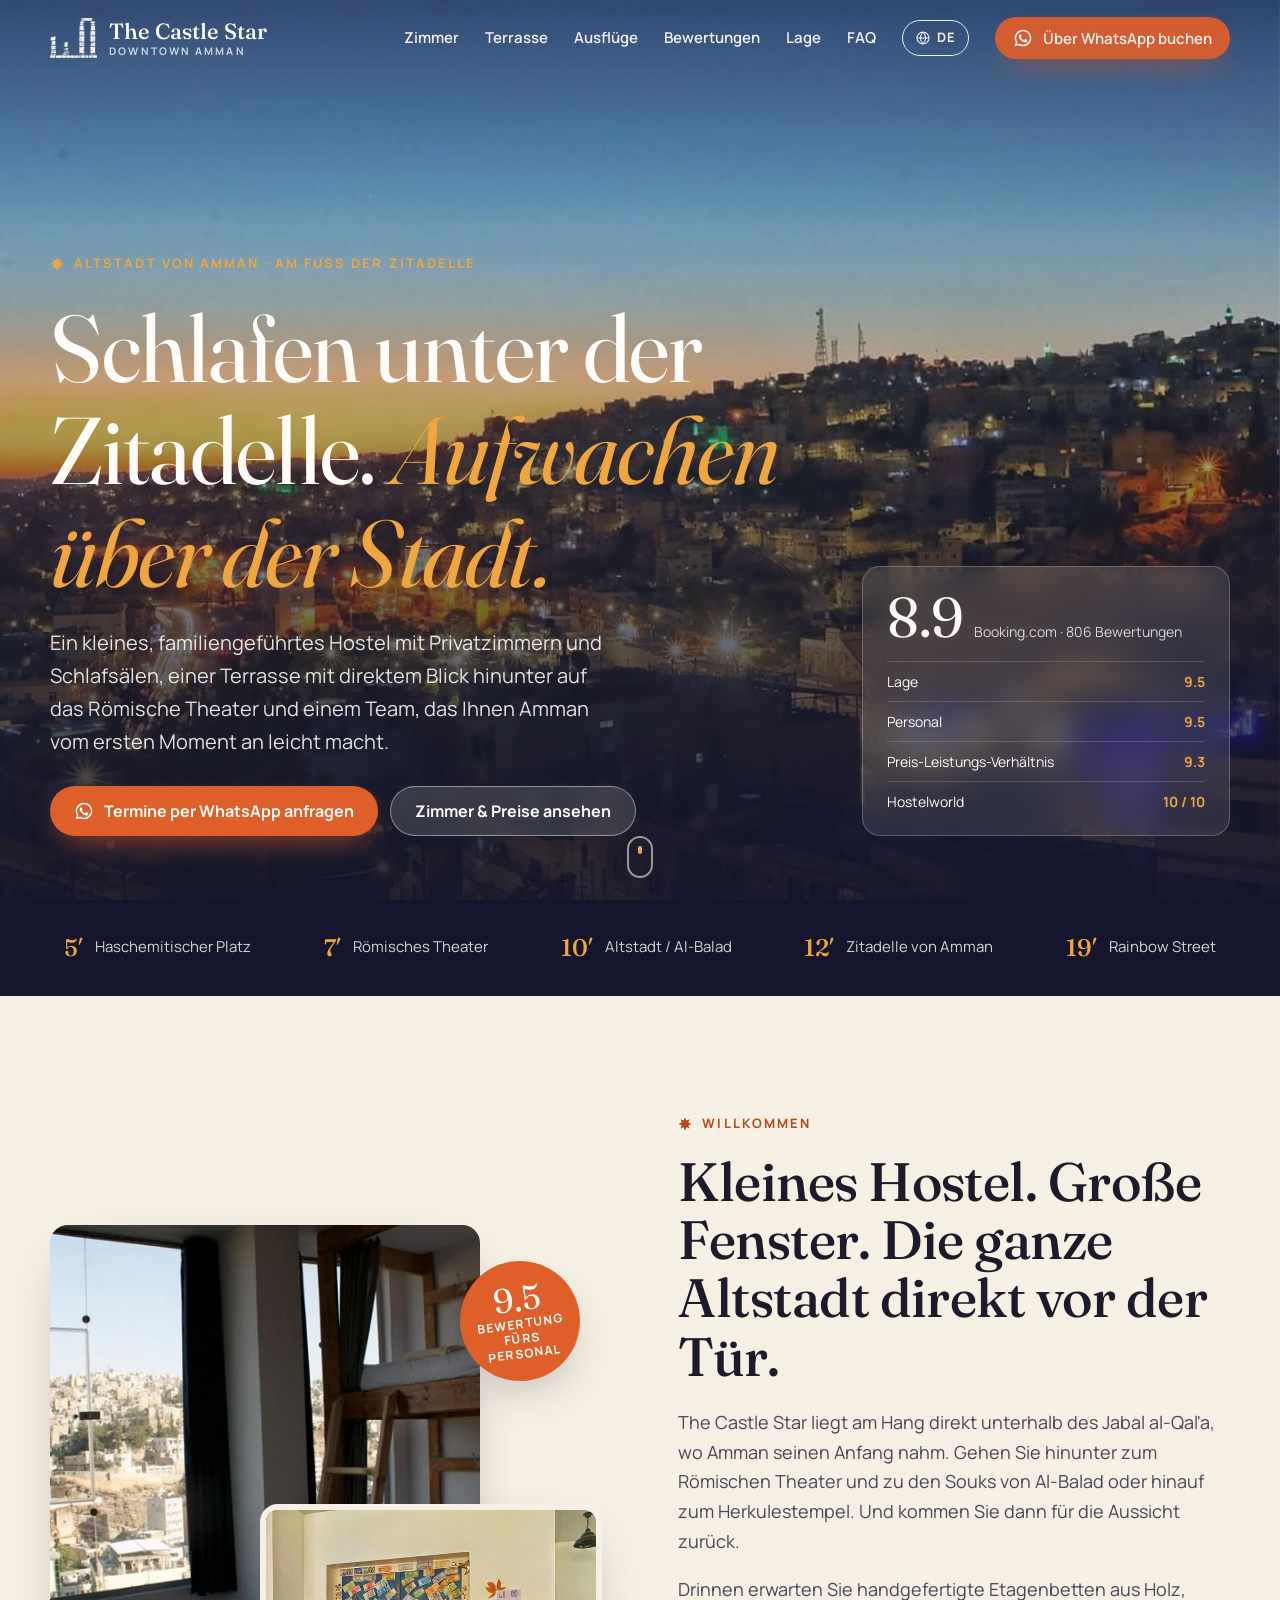
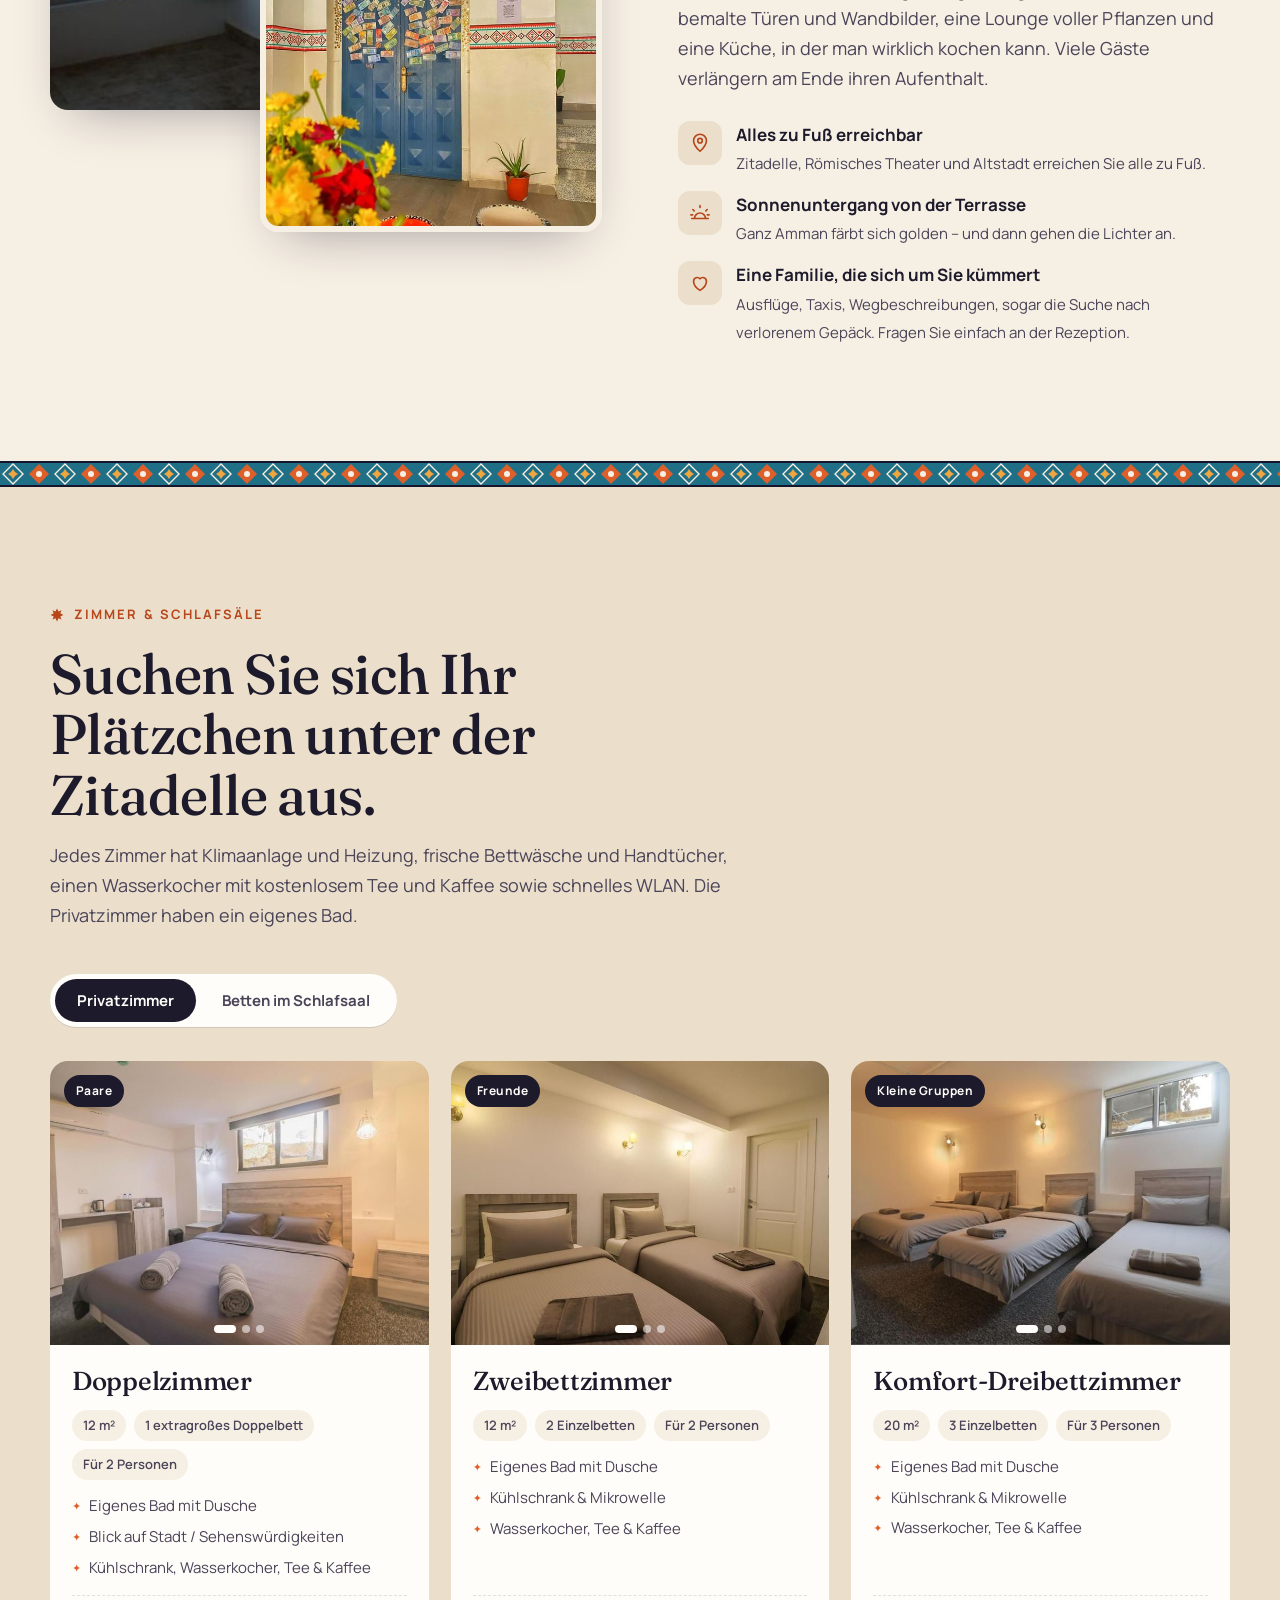
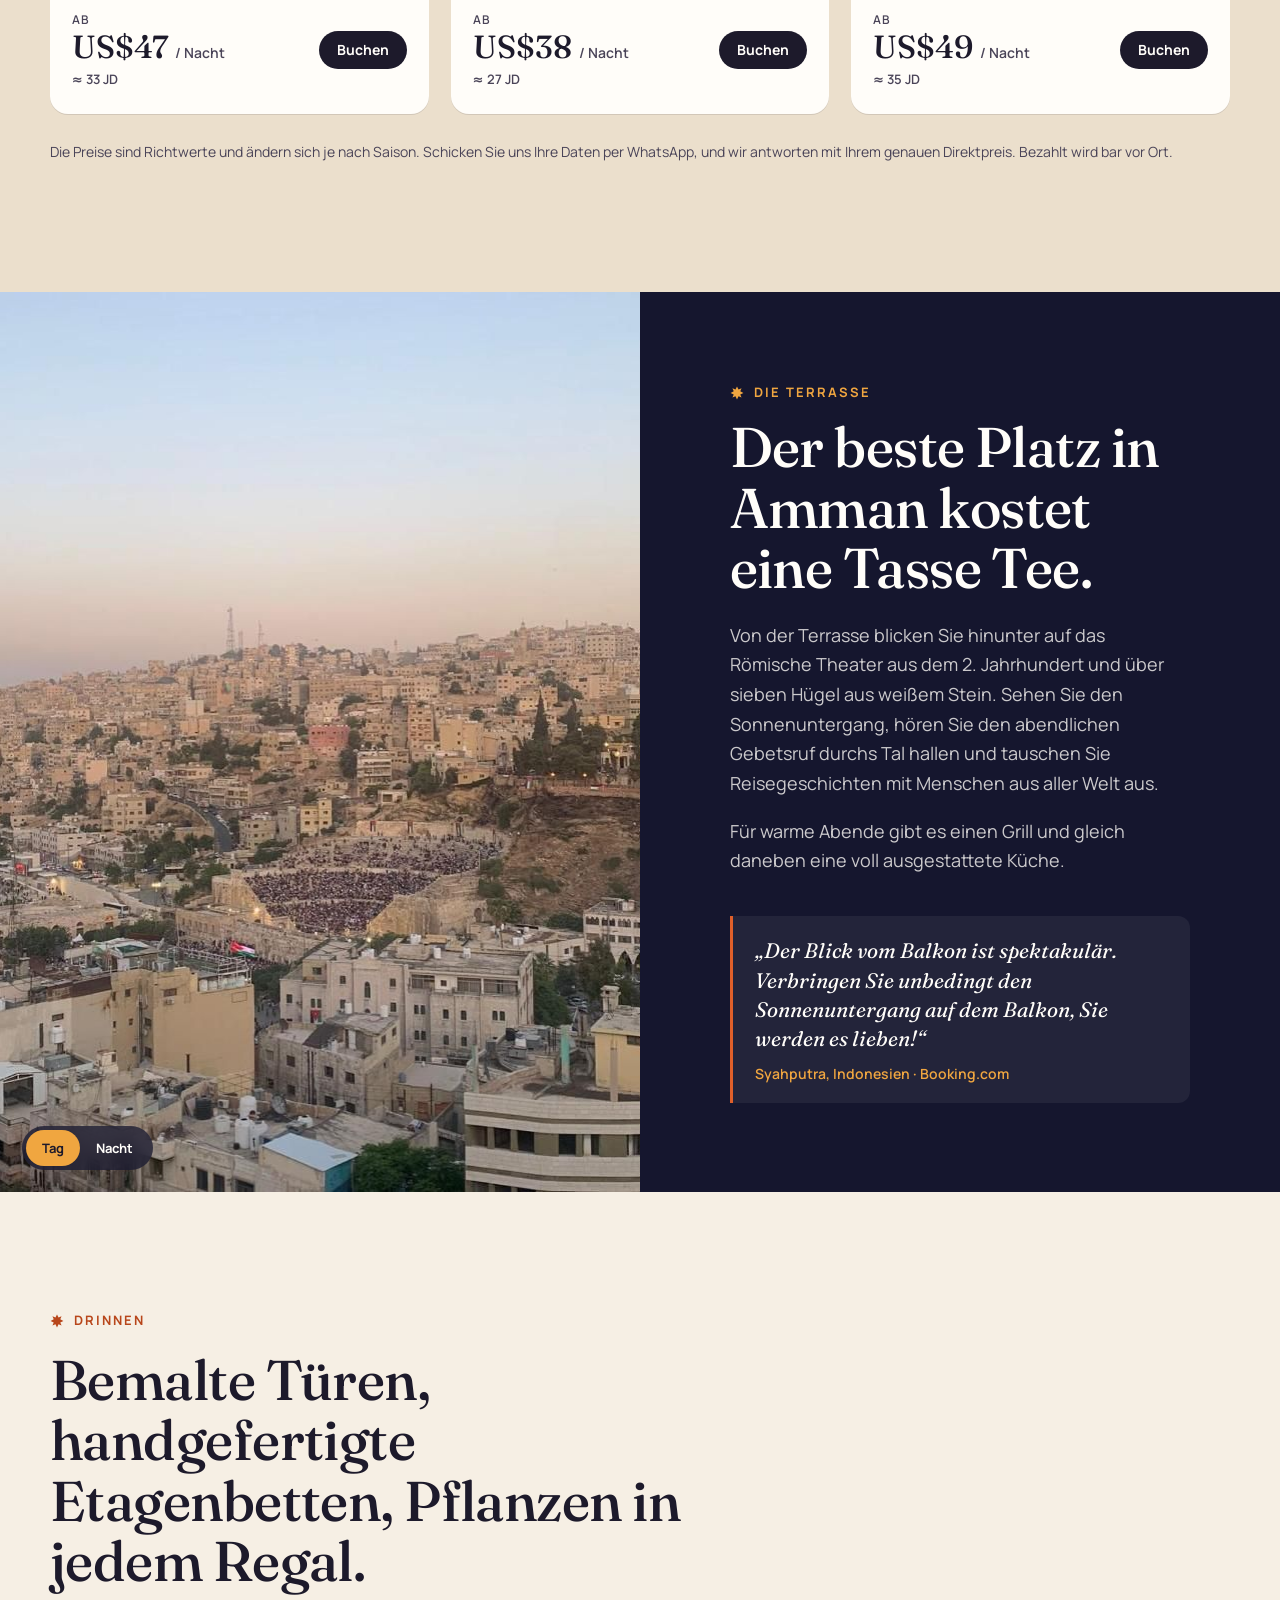
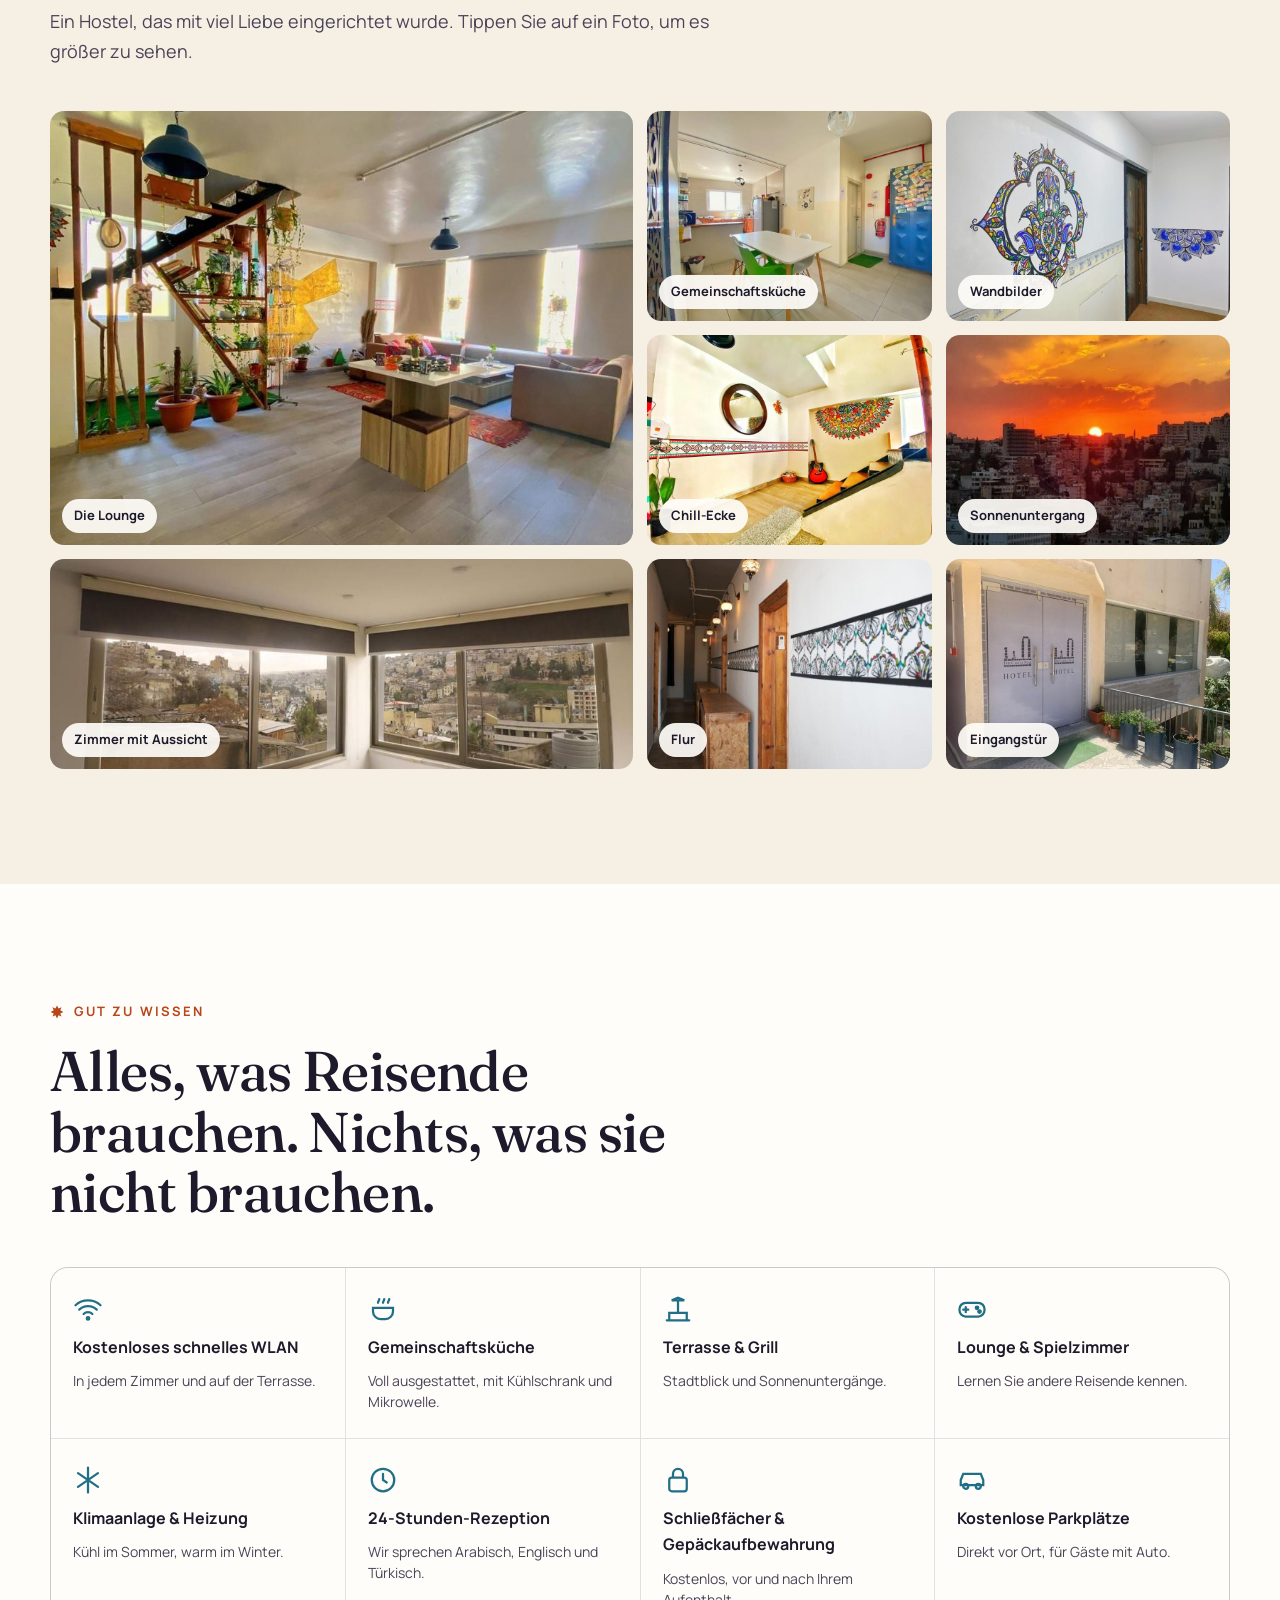
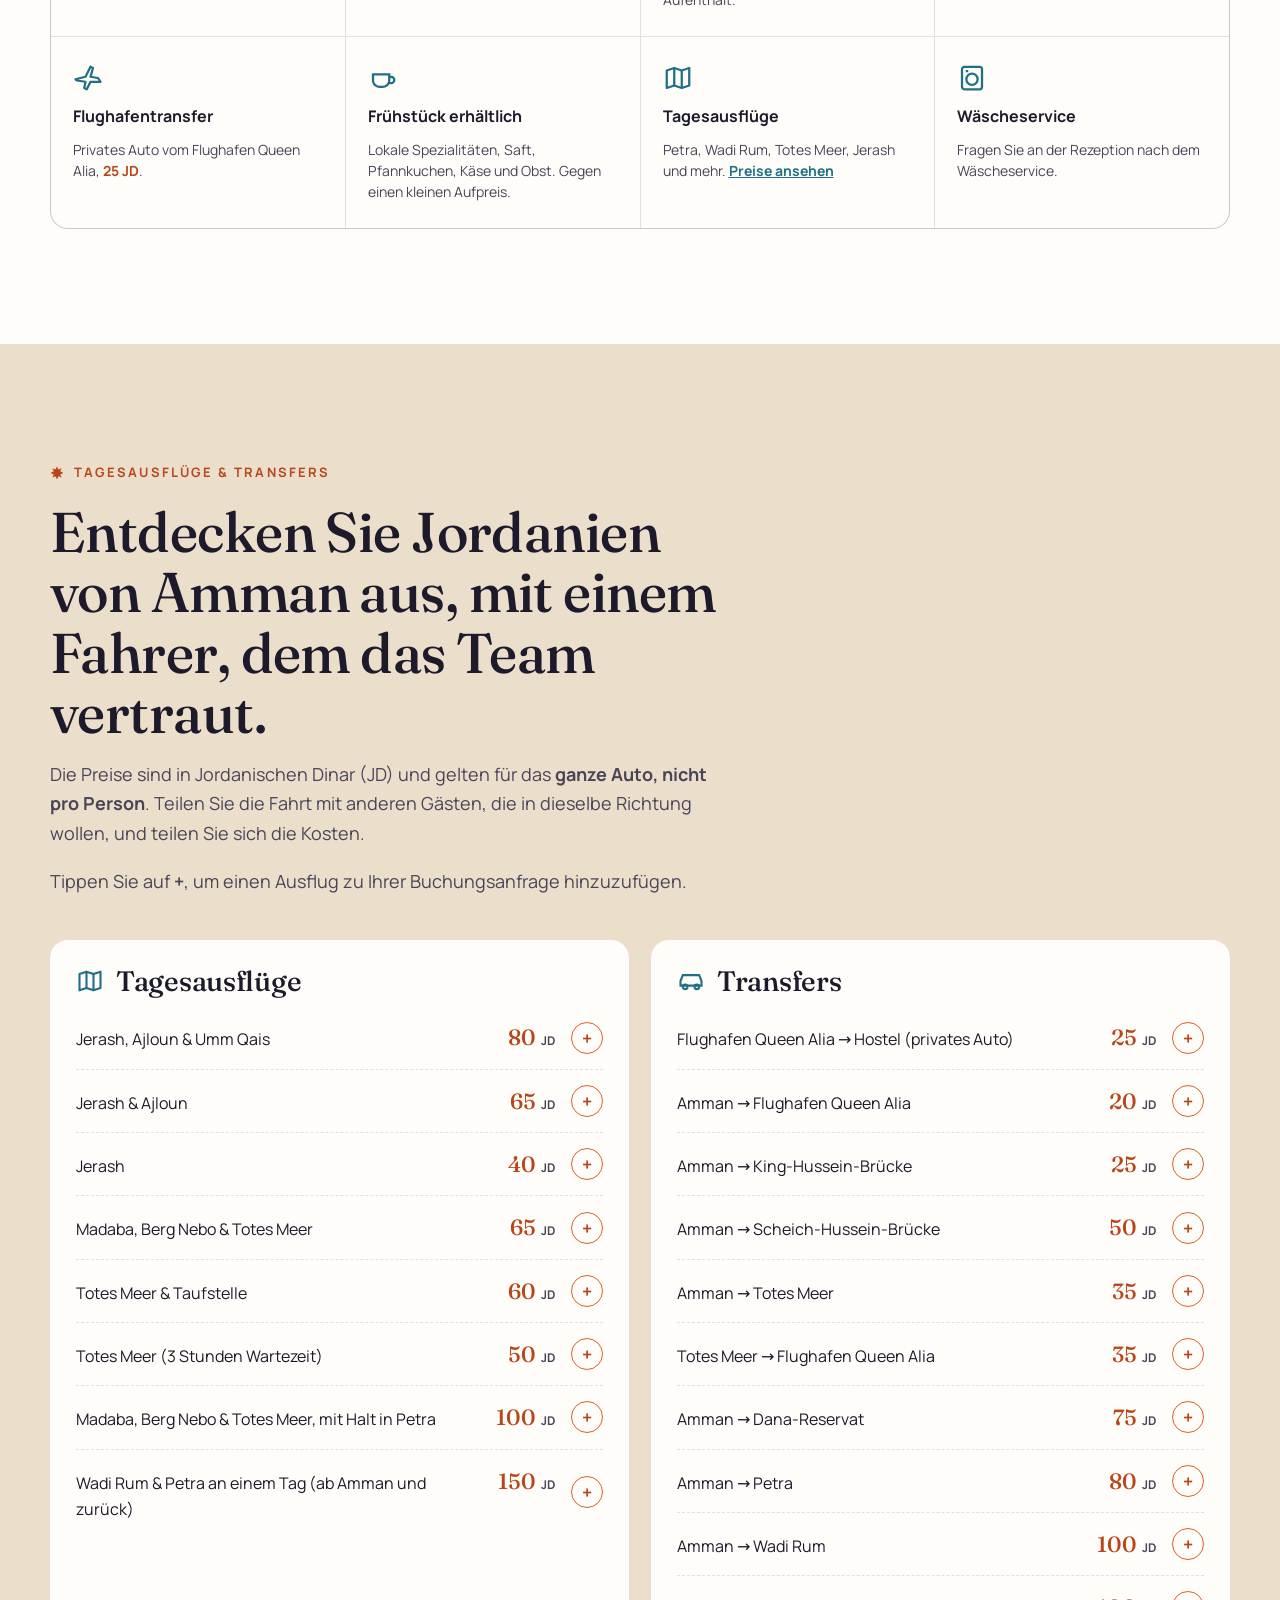
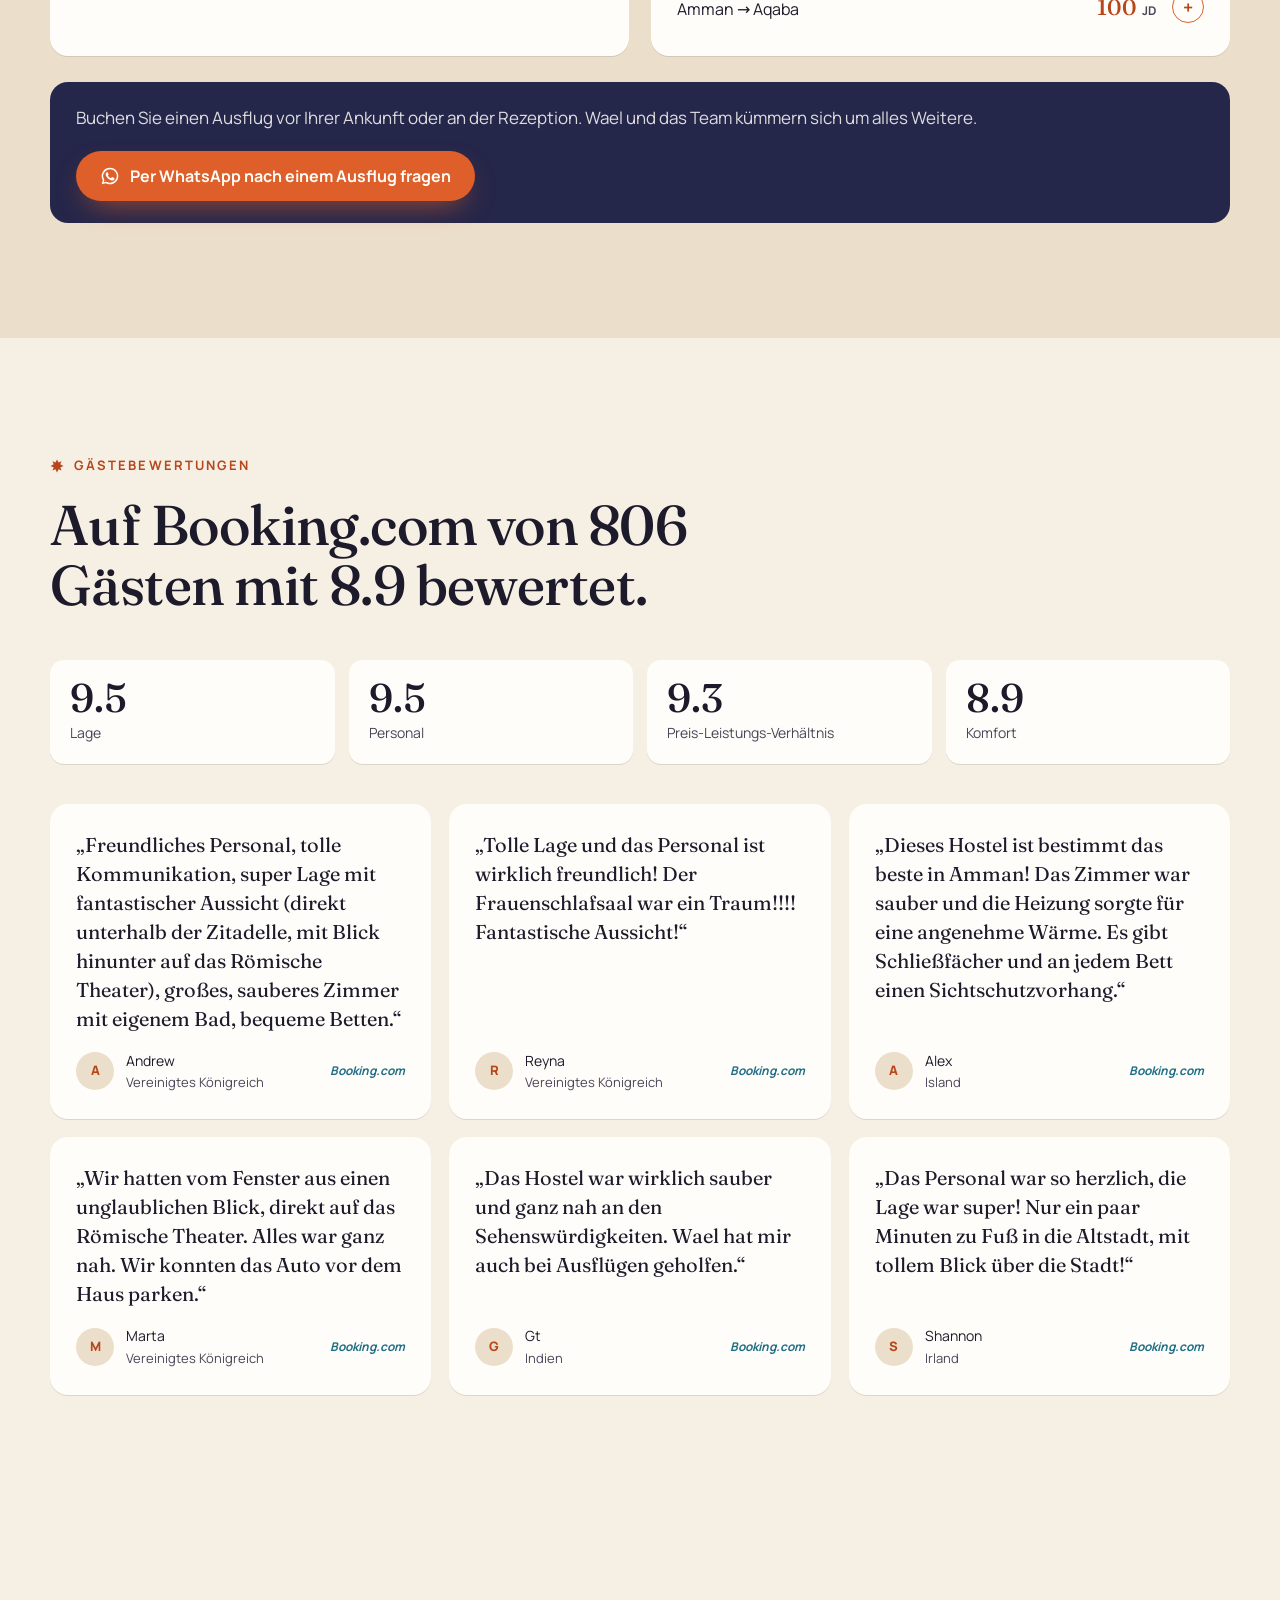
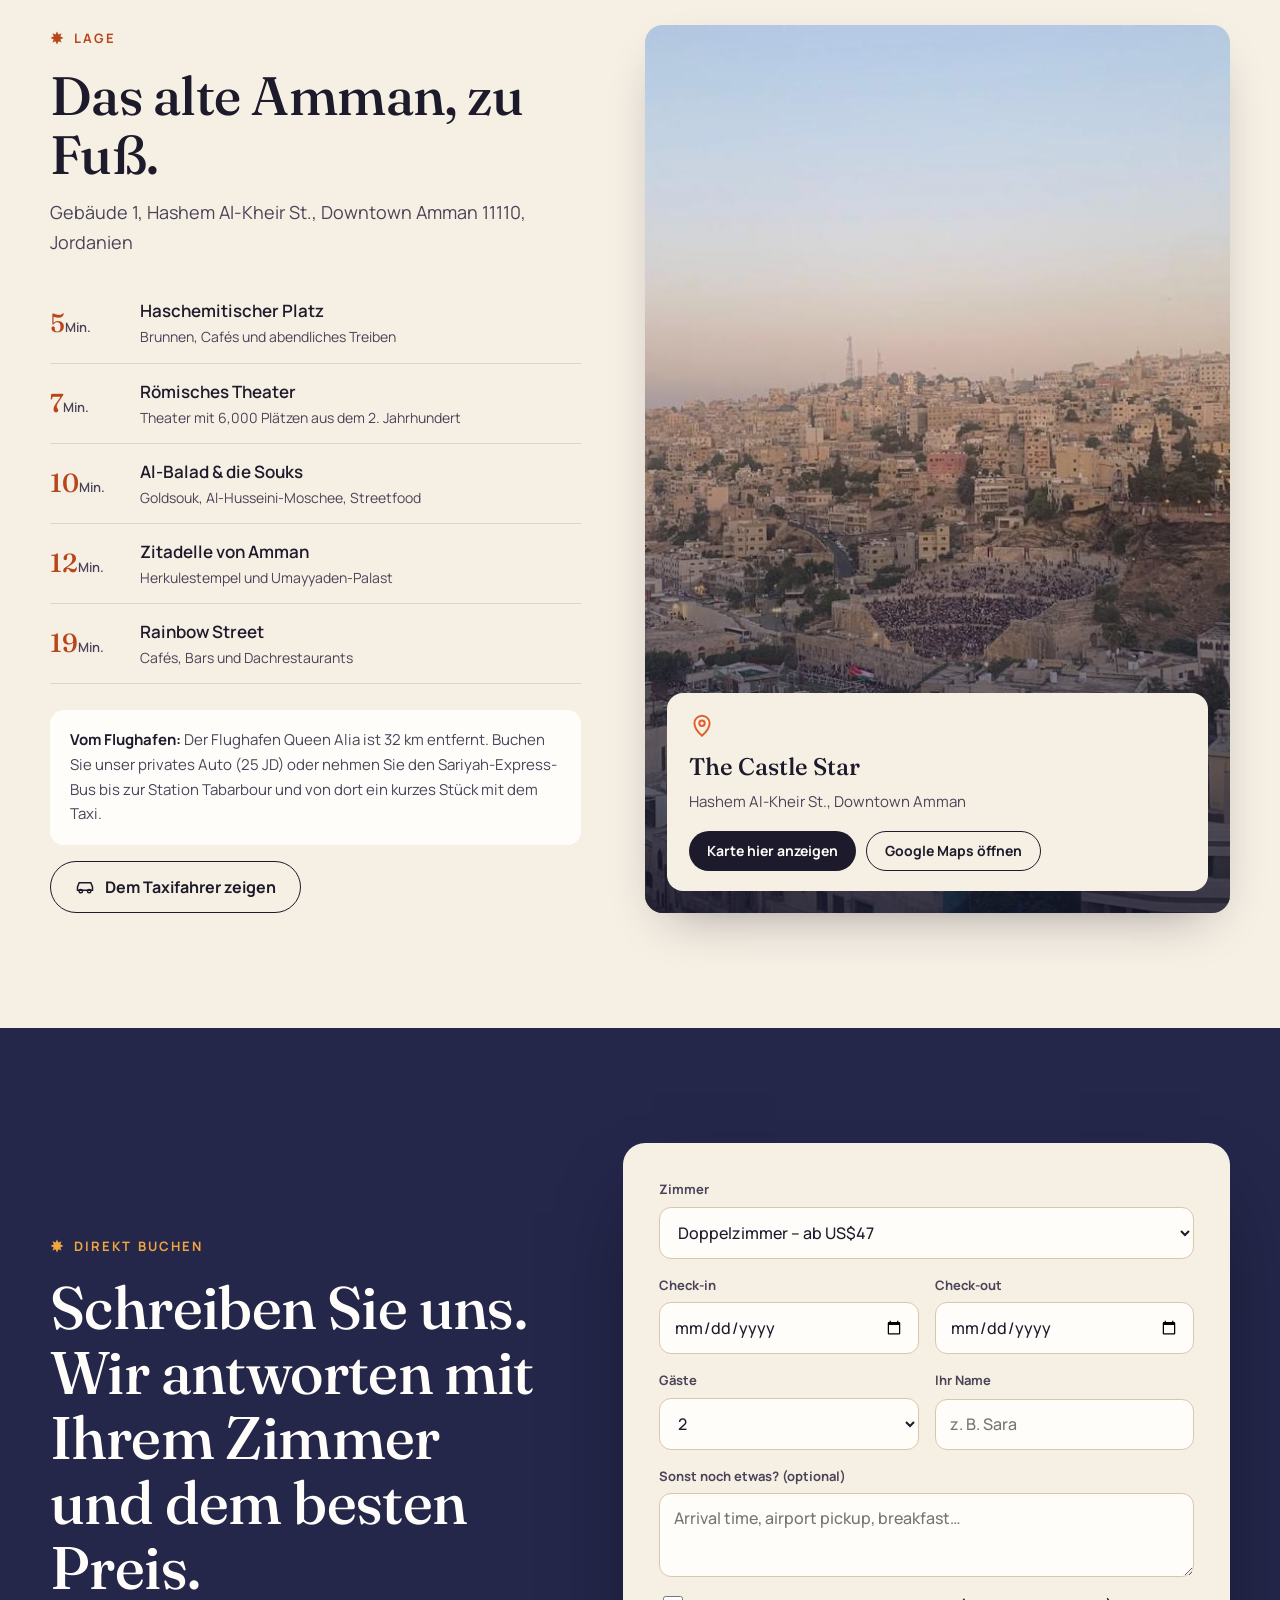
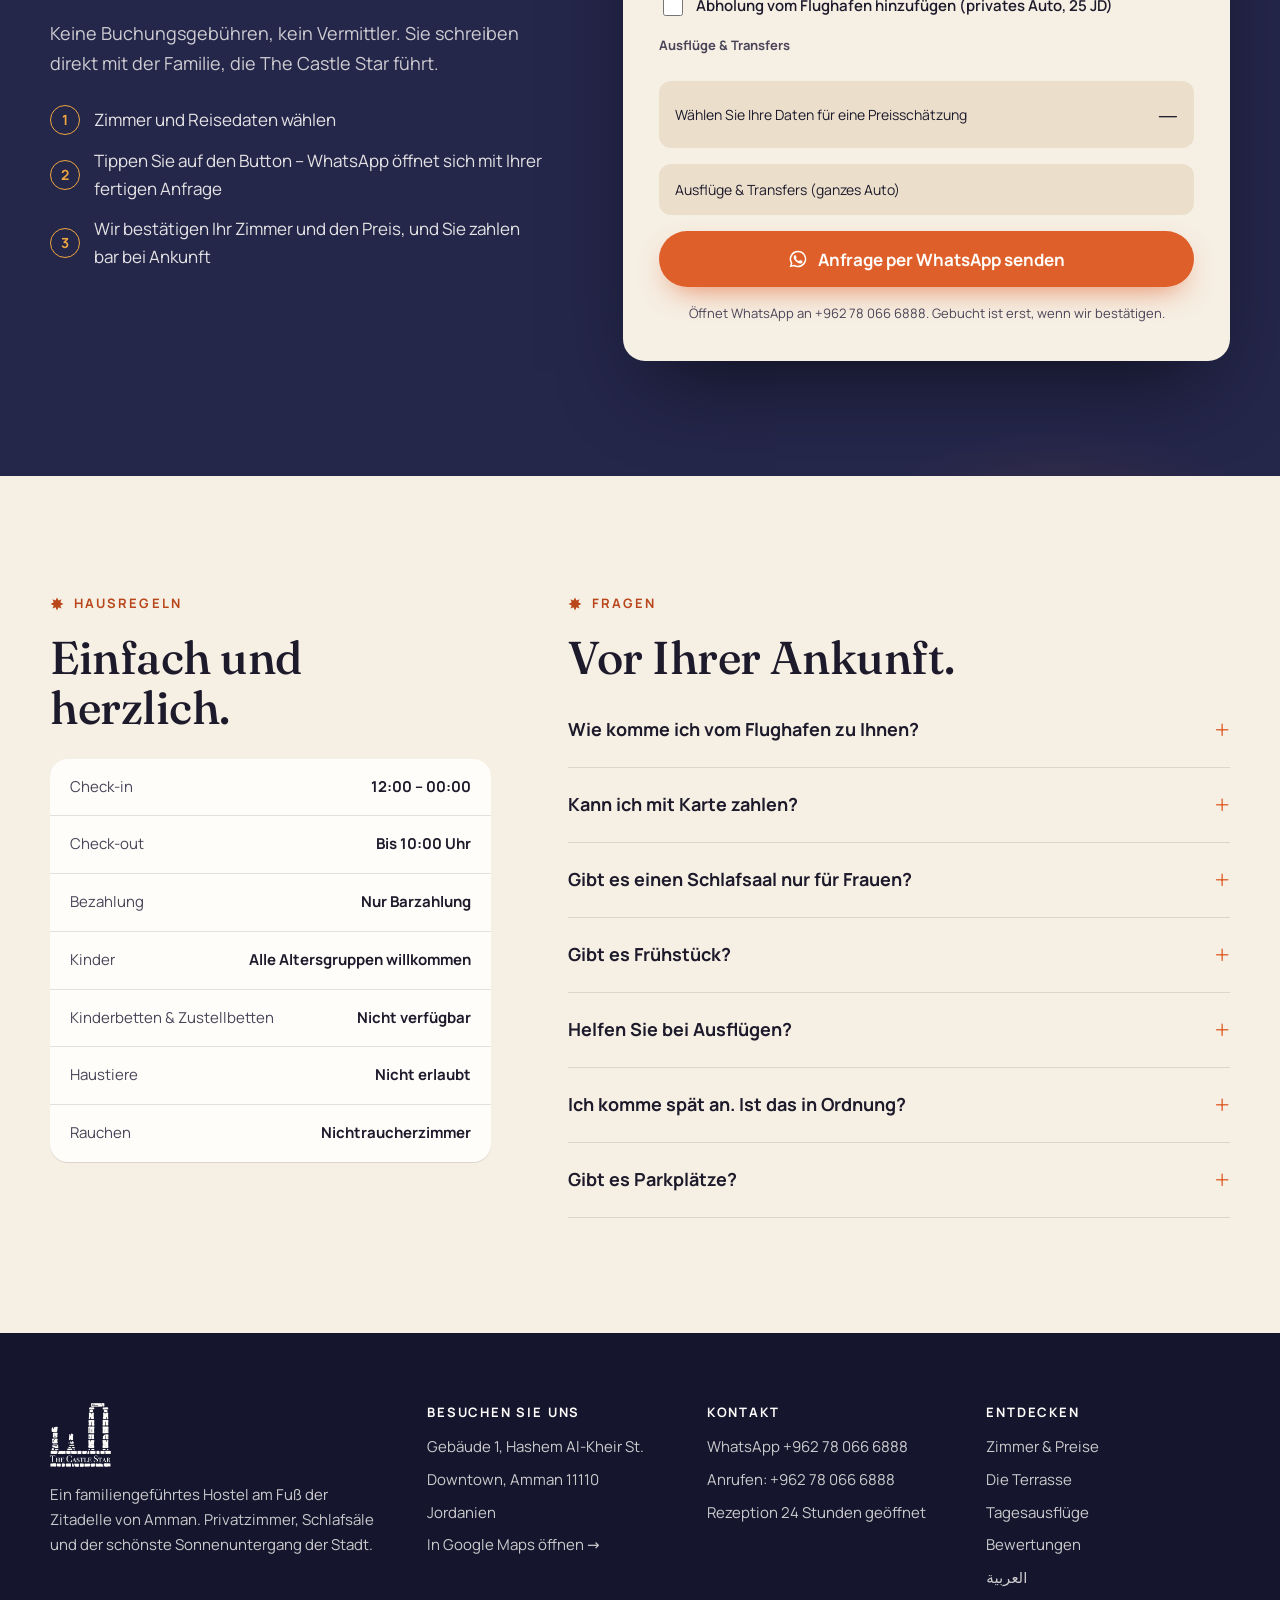
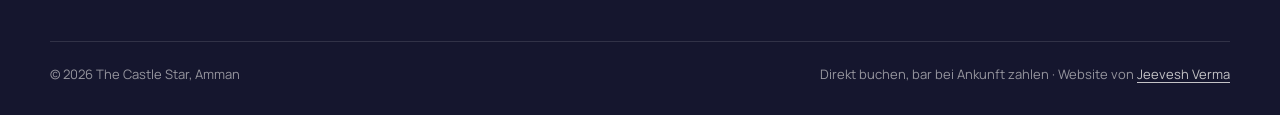
<file: de/index.html>
<!doctype html>
<html lang="de" dir="ltr">
<head>
<meta charset="utf-8">
<meta name="viewport" content="width=device-width, initial-scale=1">
<meta http-equiv="Content-Security-Policy" content="default-src 'self'; script-src 'self'; style-src 'self' 'unsafe-inline'; img-src 'self' data:; font-src 'self'; connect-src 'self'; frame-src https://www.google.com; object-src 'none'; base-uri 'self'; form-action 'none'">
<meta name="referrer" content="strict-origin-when-cross-origin">
<title>The Castle Star – Hostel am Fuß der Zitadelle, Altstadt von Amman</title>
<meta name="description" content="Familiengeführtes Hostel in der Altstadt von Amman, nur wenige Schritte von der Zitadelle und dem Römischen Theater. Privatzimmer und Schlafsäle, Sonnenuntergang auf der Dachterrasse, Gemeinschaftsküche. Direkt über WhatsApp buchen.">
<meta property="og:title" content="The Castle Star – Altstadt von Amman">
<meta property="og:description" content="Privatzimmer und Schlafsäle am Fuß der Zitadelle. Blick von der Dachterrasse auf das Römische Theater. Direkt über WhatsApp buchen.">
<meta property="og:image" content="https://jeeveshverma.github.io/castlestaramman/assets/img/hero-dusk.jpg">
<meta property="og:url" content="https://jeeveshverma.github.io/castlestaramman/de/">
<meta property="og:site_name" content="The Castle Star">
<meta property="og:locale" content="de_DE">
<meta name="twitter:card" content="summary_large_image">
<link rel="alternate" hreflang="en" href="https://jeeveshverma.github.io/castlestaramman/">
<link rel="alternate" hreflang="ar" href="https://jeeveshverma.github.io/castlestaramman/ar/">
<link rel="alternate" hreflang="fr" href="https://jeeveshverma.github.io/castlestaramman/fr/">
<link rel="alternate" hreflang="de" href="https://jeeveshverma.github.io/castlestaramman/de/">
<link rel="alternate" hreflang="it" href="https://jeeveshverma.github.io/castlestaramman/it/">
<link rel="alternate" hreflang="es" href="https://jeeveshverma.github.io/castlestaramman/es/">
<link rel="alternate" hreflang="nl" href="https://jeeveshverma.github.io/castlestaramman/nl/">
<link rel="alternate" hreflang="pl" href="https://jeeveshverma.github.io/castlestaramman/pl/">
<link rel="alternate" hreflang="ru" href="https://jeeveshverma.github.io/castlestaramman/ru/">
<link rel="alternate" hreflang="zh-Hans" href="https://jeeveshverma.github.io/castlestaramman/zh/">
<link rel="alternate" hreflang="ja" href="https://jeeveshverma.github.io/castlestaramman/ja/">
<link rel="alternate" hreflang="ko" href="https://jeeveshverma.github.io/castlestaramman/ko/">
<link rel="alternate" hreflang="x-default" href="https://jeeveshverma.github.io/castlestaramman/">
<link rel="canonical" href="https://jeeveshverma.github.io/castlestaramman/de/">
<meta property="og:type" content="website">
<meta name="theme-color" content="#15162e">
<link rel="icon" type="image/png" href="../favicon.png">
<link rel="apple-touch-icon" href="../apple-touch-icon.png">


<link rel="preload" as="image" href="../assets/img/hero-dusk-800.jpg" imagesrcset="../assets/img/hero-dusk-800.jpg 800w, ../assets/img/hero-dusk.jpg 1280w" imagesizes="100vw">
<link rel="preload" href="../assets/fonts/fraunces.woff2" as="font" type="font/woff2" crossorigin>
<link rel="stylesheet" href="../assets/css/fonts.css">
<link rel="stylesheet" href="../assets/css/style.css">
<script type="application/ld+json">{"@context": "https://schema.org", "@type": "Hostel", "name": "The Castle Star", "url": "https://jeeveshverma.github.io/castlestaramman/", "image": "https://jeeveshverma.github.io/castlestaramman/assets/img/hero-dusk.jpg", "logo": "https://jeeveshverma.github.io/castlestaramman/assets/img/logo-dark.png", "telephone": "+962 78 066 6888", "address": {"@type": "PostalAddress", "streetAddress": "Building 1, Hashem Al-Kheir St.", "addressLocality": "Amman", "postalCode": "11110", "addressCountry": "JO"}, "checkinTime": "12:00", "checkoutTime": "10:00", "priceRange": "US$16–49", "currenciesAccepted": "JOD, USD", "paymentAccepted": "Cash", "availableLanguage": ["Arabic", "English", "Turkish"], "petsAllowed": false, "aggregateRating": {"@type": "AggregateRating", "ratingValue": "8.9", "bestRating": "10", "reviewCount": "806"}, "amenityFeature": [{"@type": "LocationFeatureSpecification", "name": "Free WiFi", "value": true}, {"@type": "LocationFeatureSpecification", "name": "Kostenlose Parkplätze", "value": true}, {"@type": "LocationFeatureSpecification", "name": "Gemeinschaftsküche", "value": true}, {"@type": "LocationFeatureSpecification", "name": "Terrasse", "value": true}]}</script>
</head>
<body data-t-photo="Foto">
<a class="skip" href="#main">Zum Inhalt springen</a>

<svg width="0" height="0" style="position:absolute" aria-hidden="true">
  <symbol id="i-star" viewBox="0 0 24 24"><path fill="currentColor" d="M12 1l2.6 5.2 5.2-2.2-2.2 5.2L23 12l-5.4 2.6 2.2 5.2-5.2-2.2L12 23l-2.6-5.4-5.2 2.2 2.2-5.2L1 12l5.4-2.8-2.2-5.2 5.2 2.2z"/></symbol>
  <symbol id="i-wa" viewBox="0 0 24 24"><path fill="currentColor" d="M12 2a10 10 0 0 0-8.6 15.1L2 22l5-1.3A10 10 0 1 0 12 2zm0 18.2a8.2 8.2 0 0 1-4.2-1.2l-.3-.2-3 .8.8-2.9-.2-.3A8.2 8.2 0 1 1 12 20.2zm4.5-6.1c-.2-.1-1.5-.7-1.7-.8s-.4-.1-.6.1-.7.8-.8 1-.3.2-.5.1a6.7 6.7 0 0 1-3.3-2.9c-.3-.4.2-.4.7-1.4.1-.2 0-.3 0-.4l-.8-1.8c-.2-.5-.4-.4-.6-.4h-.5a1 1 0 0 0-.7.3 3 3 0 0 0-.9 2.2 5.2 5.2 0 0 0 1.1 2.7 11.8 11.8 0 0 0 4.5 4c1.7.7 2.3.8 3.1.6a2.7 2.7 0 0 0 1.8-1.2 2.2 2.2 0 0 0 .1-1.3c0-.1-.2-.2-.4-.3z"/></symbol>
  <symbol id="i-menu" viewBox="0 0 24 24"><path stroke="currentColor" stroke-width="2" stroke-linecap="round" d="M4 7h16M4 12h16M4 17h16"/></symbol>
  <symbol id="i-pin" viewBox="0 0 24 24"><path fill="none" stroke="currentColor" stroke-width="1.8" d="M12 21s7-6.2 7-11.5A7 7 0 0 0 5 9.5C5 14.8 12 21 12 21z"/><circle cx="12" cy="9.5" r="2.5" fill="none" stroke="currentColor" stroke-width="1.8"/></symbol>
  <symbol id="i-sun" viewBox="0 0 24 24"><g fill="none" stroke="currentColor" stroke-width="1.8" stroke-linecap="round"><path d="M3 18h18M6 18a6 6 0 0 1 12 0"/><path d="M12 6V4M5.6 9.6 4.2 8.2M18.4 9.6l1.4-1.4M2 14h2M20 14h2"/></g></symbol>
  <symbol id="i-heart" viewBox="0 0 24 24"><path fill="none" stroke="currentColor" stroke-width="1.8" d="M12 20s-7-4.4-7-10a4 4 0 0 1 7-2.6A4 4 0 0 1 19 10c0 5.6-7 10-7 10z"/></symbol>
  <symbol id="i-wifi" viewBox="0 0 24 24"><g fill="none" stroke="currentColor" stroke-width="1.8" stroke-linecap="round"><path d="M2 9a15 15 0 0 1 20 0M5 12.5a10 10 0 0 1 14 0M8.5 16a5 5 0 0 1 7 0"/><circle cx="12" cy="19.5" r="1" fill="currentColor"/></g></symbol>
  <symbol id="i-kitchen" viewBox="0 0 24 24"><g fill="none" stroke="currentColor" stroke-width="1.8" stroke-linecap="round"><path d="M4 11h16v3a6 6 0 0 1-6 6h-4a6 6 0 0 1-6-6z"/><path d="M8 7c0-1.5 1-1.5 1-3M12 7c0-1.5 1-1.5 1-3M16 7c0-1.5 1-1.5 1-3"/></g></symbol>
  <symbol id="i-terrace" viewBox="0 0 24 24"><g fill="none" stroke="currentColor" stroke-width="1.8" stroke-linecap="round"><path d="M3 21h18M5 21v-6h14v6M12 15V5M7 5h10l-5-2z"/></g></symbol>
  <symbol id="i-game" viewBox="0 0 24 24"><g fill="none" stroke="currentColor" stroke-width="1.8" stroke-linecap="round"><rect x="2" y="7" width="20" height="11" rx="5"/><path d="M7 10.5v4M5 12.5h4"/><circle cx="16" cy="11" r="1" fill="currentColor"/><circle cx="18" cy="14" r="1" fill="currentColor"/></g></symbol>
  <symbol id="i-snow" viewBox="0 0 24 24"><g fill="none" stroke="currentColor" stroke-width="1.8" stroke-linecap="round"><path d="M12 2v20M4 6.5l16 11M20 6.5l-16 11"/></g></symbol>
  <symbol id="i-desk" viewBox="0 0 24 24"><g fill="none" stroke="currentColor" stroke-width="1.8" stroke-linecap="round"><circle cx="12" cy="12" r="9"/><path d="M12 7v5l3 2"/></g></symbol>
  <symbol id="i-lock" viewBox="0 0 24 24"><g fill="none" stroke="currentColor" stroke-width="1.8"><rect x="5" y="10" width="14" height="11" rx="2"/><path d="M8 10V7a4 4 0 0 1 8 0v3"/></g></symbol>
  <symbol id="i-car" viewBox="0 0 24 24"><g fill="none" stroke="currentColor" stroke-width="1.8" stroke-linecap="round"><path d="M3 16v-4l2-5h14l2 5v4z"/><circle cx="7" cy="17" r="2"/><circle cx="17" cy="17" r="2"/></g></symbol>
  <symbol id="i-plane" viewBox="0 0 24 24"><path fill="none" stroke="currentColor" stroke-width="1.8" stroke-linejoin="round" d="M2 13l8-2 4-8 2 1-2 7 6 1 2 3-8 0-3 6-2-1 1-5-7-1z"/></symbol>
  <symbol id="i-map" viewBox="0 0 24 24"><g fill="none" stroke="currentColor" stroke-width="1.8" stroke-linejoin="round"><path d="M3 6l6-2 6 2 6-2v14l-6 2-6-2-6 2z"/><path d="M9 4v14M15 6v14"/></g></symbol>
  <symbol id="i-cup" viewBox="0 0 24 24"><g fill="none" stroke="currentColor" stroke-width="1.8" stroke-linecap="round"><path d="M4 9h13v5a5 5 0 0 1-5 5H9a5 5 0 0 1-5-5z"/><path d="M17 11h1.5a2.5 2.5 0 0 1 0 5H17"/></g></symbol>
  <symbol id="i-wash" viewBox="0 0 24 24"><g fill="none" stroke="currentColor" stroke-width="1.8"><rect x="4" y="3" width="16" height="18" rx="2"/><circle cx="12" cy="13" r="4.5"/><path d="M7 6.5h2"/></g></symbol>
  <symbol id="i-bike" viewBox="0 0 24 24"><g fill="none" stroke="currentColor" stroke-width="1.8" stroke-linecap="round"><circle cx="5.5" cy="16" r="3.5"/><circle cx="18.5" cy="16" r="3.5"/><path d="M5.5 16 9 9h6l3.5 7M9 9l3 7h-2M14 6h2"/></g></symbol>
  <symbol id="i-coin" viewBox="0 0 24 24"><g fill="none" stroke="currentColor" stroke-width="1.8"><circle cx="12" cy="12" r="9"/><path d="M15 9.5c-.5-1-1.6-1.5-3-1.5-1.7 0-3 .8-3 2s1.3 1.7 3 2 3 .8 3 2-1.3 2-3 2c-1.4 0-2.5-.5-3-1.5M12 6v12" stroke-linecap="round"/></g></symbol>
</svg>

<header class="site-header" id="top">
  <div class="wrap">
    <a class="brand" href="#top" aria-label="The Castle Star – Startseite">
      <img class="logo-light" src="../assets/img/mark-light.png" alt="" width="47" height="40">
      <img class="logo-dark" src="../assets/img/mark-dark.png" alt="" width="47" height="40">
      <span class="wordmark">The Castle Star<small>Downtown Amman</small></span>
    </a>
    <nav class="nav" id="nav" aria-label="Hauptmenü">
      <a href="#rooms">Zimmer</a>
      <a href="#rooftop">Terrasse</a>
      <a href="#trips">Ausflüge</a>
      <a href="#reviews">Bewertungen</a>
      <a href="#location">Lage</a>
      <a href="#faq">FAQ</a>
      <!--langs--><details class="langs" translate="no"><summary aria-label="Language: Deutsch"><svg viewBox="0 0 24 24" aria-hidden="true"><path fill="none" stroke="currentColor" stroke-width="1.6" d="M12 3a9 9 0 1 0 0 18 9 9 0 0 0 0-18zm-9 9h18M12 3c2.5 2.6 3.8 5.6 3.8 9s-1.3 6.4-3.8 9c-2.5-2.6-3.8-5.6-3.8-9S9.5 5.6 12 3z"/></svg>DE</summary><ul><li><a href="../" hreflang="en" lang="en">English</a></li><li><a href="../ar/" hreflang="ar" lang="ar">العربية</a></li><li><a href="../fr/" hreflang="fr" lang="fr">Français</a></li><li><a href="../de/" hreflang="de" lang="de" aria-current="true">Deutsch</a></li><li><a href="../it/" hreflang="it" lang="it">Italiano</a></li><li><a href="../es/" hreflang="es" lang="es">Español</a></li><li><a href="../nl/" hreflang="nl" lang="nl">Nederlands</a></li><li><a href="../pl/" hreflang="pl" lang="pl">Polski</a></li><li><a href="../ru/" hreflang="ru" lang="ru">Русский</a></li><li><a href="../zh/" hreflang="zh-Hans" lang="zh-Hans">简体中文</a></li><li><a href="../ja/" hreflang="ja" lang="ja">日本語</a></li><li><a href="../ko/" hreflang="ko" lang="ko">한국어</a></li></ul></details><!--/langs-->
      <a class="btn btn-wa" href="#book"><svg><use href="#i-wa"/></svg>Über WhatsApp buchen</a>
    </nav>
    <button class="menu-toggle" aria-label="Menü öffnen" aria-expanded="false" aria-controls="nav"><svg><use href="#i-menu"/></svg></button>
  </div>
</header>

<main id="main">
<!-- ============ HERO ============ -->
<section class="hero">
  <div class="hero-media"><img src="../assets/img/hero-dusk.jpg" alt="Amman in der Abenddämmerung vom The Castle Star aus, unten das beleuchtete Römische Theater" fetchpriority="high" width="1280" height="852" srcset="../assets/img/hero-dusk-800.jpg 800w, ../assets/img/hero-dusk.jpg 1280w" sizes="100vw"></div>
  <div class="wrap hero-inner">
    <div>
      <span class="eyebrow"><svg><use href="#i-star"/></svg>Altstadt von Amman · am Fuß der Zitadelle</span>
      <h1>Schlafen unter der Zitadelle. <em>Aufwachen über der Stadt.</em></h1>
      <p class="hero-lead">Ein kleines, familiengeführtes Hostel mit Privatzimmern und Schlafsälen, einer Terrasse mit direktem Blick hinunter auf das Römische Theater und einem Team, das Ihnen Amman vom ersten Moment an leicht macht.</p>
      <div class="hero-ctas">
        <a class="btn btn-wa" href="#book"><svg><use href="#i-wa"/></svg>Termine per WhatsApp anfragen</a>
        <a class="btn btn-ghost" href="#rooms">Zimmer &amp; Preise ansehen</a>
      </div>
    </div>
    <aside class="hero-card" aria-label="Gästebewertungen">
      <div class="score"><b>8.9</b><span>Booking.com · 806 Bewertungen</span></div>
      <ul>
        <li>Lage <b>9.5</b></li>
        <li>Personal <b>9.5</b></li>
        <li>Preis-Leistungs-Verhältnis <b>9.3</b></li>
        <li>Hostelworld <b>10 / 10</b></li>
      </ul>
    </aside>
  </div>
  <a class="hero-cue" href="#rooms" aria-label="Nach unten scrollen"></a>
</section>

<!-- ============ DISTANCE RIBBON ============ -->
<div class="ribbon" aria-label="Entfernungen zu Fuß">
  <div class="wrap">
    <ul>
      <li><b>5′</b><span>Haschemitischer Platz</span></li>
      <li><b>7′</b><span>Römisches Theater</span></li>
      <li><b>10′</b><span>Altstadt / Al-Balad</span></li>
      <li><b>12′</b><span>Zitadelle von Amman</span></li>
      <li><b>19′</b><span>Rainbow Street</span></li>
    </ul>
  </div>
</div>

<!-- ============ STORY ============ -->
<section class="section">
  <div class="wrap story">
    <div class="story-photos reveal">
      <figure class="p1"><img src="../assets/img/dorm-window.jpg" alt="Schlafsaal mit großem Fenster und Blick über Amman" loading="lazy" width="1280" height="852" srcset="../assets/img/dorm-window-800.jpg 800w, ../assets/img/dorm-window.jpg 1280w" sizes="(max-width: 640px) 100vw, (max-width: 1080px) 50vw, 33vw"></figure>
      <figure class="p2"><img src="../assets/img/blue-door.jpg" alt="Handbemalte blaue Tür im The Castle Star" loading="lazy" width="1173" height="900" srcset="../assets/img/blue-door-800.jpg 800w, ../assets/img/blue-door.jpg 1173w" sizes="(max-width: 640px) 100vw, (max-width: 1080px) 50vw, 33vw"></figure>
      <div class="stamp"><span><b>9.5</b>Bewertung fürs Personal</span></div>
    </div>
    <div class="story-text reveal">
      <span class="eyebrow"><svg><use href="#i-star"/></svg>Willkommen</span>
      <h2>Kleines Hostel. Große Fenster. Die ganze Altstadt direkt vor der Tür.</h2>
      <p>The Castle Star liegt am Hang direkt unterhalb des Jabal al-Qal'a, wo Amman seinen Anfang nahm. Gehen Sie hinunter zum Römischen Theater und zu den Souks von Al-Balad oder hinauf zum Herkulestempel. Und kommen Sie dann für die Aussicht zurück.</p>
      <p>Drinnen erwarten Sie handgefertigte Etagenbetten aus Holz, bemalte Türen und Wandbilder, eine Lounge voller Pflanzen und eine Küche, in der man wirklich kochen kann. Viele Gäste verlängern am Ende ihren Aufenthalt.</p>
      <ul class="story-points">
        <li><span class="ico"><svg><use href="#i-pin"/></svg></span><div><b>Alles zu Fuß erreichbar</b><span>Zitadelle, Römisches Theater und Altstadt erreichen Sie alle zu Fuß.</span></div></li>
        <li><span class="ico"><svg><use href="#i-sun"/></svg></span><div><b>Sonnenuntergang von der Terrasse</b><span>Ganz Amman färbt sich golden – und dann gehen die Lichter an.</span></div></li>
        <li><span class="ico"><svg><use href="#i-heart"/></svg></span><div><b>Eine Familie, die sich um Sie kümmert</b><span>Ausflüge, Taxis, Wegbeschreibungen, sogar die Suche nach verlorenem Gepäck. Fragen Sie einfach an der Rezeption.</span></div></li>
      </ul>
    </div>
  </div>
</section>

<div class="tileband" aria-hidden="true"></div>

<!-- ============ ROOMS ============ -->
<section class="section rooms" id="rooms">
  <div class="wrap">
    <div class="section-head reveal">
      <span class="eyebrow"><svg><use href="#i-star"/></svg>Zimmer &amp; Schlafsäle</span>
      <h2>Suchen Sie sich Ihr Plätzchen unter der Zitadelle aus.</h2>
      <p>Jedes Zimmer hat Klimaanlage und Heizung, frische Bettwäsche und Handtücher, einen Wasserkocher mit kostenlosem Tee und Kaffee sowie schnelles WLAN. Die Privatzimmer haben ein eigenes Bad.</p>
    </div>

    <div class="room-tabs" role="tablist" aria-label="Zimmertyp">
      <button role="tab" aria-selected="true" aria-controls="tab-private" id="t-private">Privatzimmer</button>
      <button role="tab" aria-selected="false" aria-controls="tab-dorms" id="t-dorms">Betten im Schlafsaal</button>
    </div>

    <div class="room-grid" id="tab-private" role="tabpanel" aria-labelledby="t-private">
      <article class="room reveal" data-room="Double Room">
        <div class="room-gallery">
          <img class="on" src="../assets/img/double-1.jpg" alt="Doppelzimmer mit großem Bett und Fenster zur Stadt" loading="lazy" width="1248" height="832" srcset="../assets/img/double-1-800.jpg 800w, ../assets/img/double-1.jpg 1248w" sizes="(max-width: 640px) 100vw, (max-width: 1080px) 50vw, 33vw">
          <img src="../assets/img/double-2.jpg" alt="Doppelzimmer mit ebenerdiger Dusche" loading="lazy" width="1280" height="853" srcset="../assets/img/double-2-800.jpg 800w, ../assets/img/double-2.jpg 1280w" sizes="(max-width: 640px) 100vw, (max-width: 1080px) 50vw, 33vw">
          <img src="../assets/img/double-3.jpg" alt="Doppelzimmer mit eigenem Bad" loading="lazy" width="1200" height="900" srcset="../assets/img/double-3-800.jpg 800w, ../assets/img/double-3.jpg 1200w" sizes="(max-width: 640px) 100vw, (max-width: 1080px) 50vw, 33vw">
          <span class="tag">Paare</span>
        </div>
        <div class="room-body">
          <h3>Doppelzimmer</h3>
          <div class="room-meta"><span>12 m²</span><span>1 extragroßes Doppelbett</span><span>Für 2 Personen</span></div>
          <ul><li>Eigenes Bad mit Dusche</li><li>Blick auf Stadt / Sehenswürdigkeiten</li><li>Kühlschrank, Wasserkocher, Tee &amp; Kaffee</li></ul>
          <div class="room-foot">
            <div class="price"><small>Ab</small><b>US$47 <sub>/ Nacht</sub></b><em class="jd">≈ 33 JD</em></div>
            <a class="btn btn-dark" href="#book" data-pick="Double Room">Buchen</a>
          </div>
        </div>
      </article>

      <article class="room reveal" data-room="Twin Room">
        <div class="room-gallery">
          <img class="on" src="../assets/img/twin-1.jpg" alt="Zweibettzimmer mit zwei Einzelbetten" loading="lazy" width="1280" height="853" srcset="../assets/img/twin-1-800.jpg 800w, ../assets/img/twin-1.jpg 1280w" sizes="(max-width: 640px) 100vw, (max-width: 1080px) 50vw, 33vw">
          <img src="../assets/img/twin-2.jpg" alt="Zweibettzimmer von innen" loading="lazy" width="1280" height="853" srcset="../assets/img/twin-2-800.jpg 800w, ../assets/img/twin-2.jpg 1280w" sizes="(max-width: 640px) 100vw, (max-width: 1080px) 50vw, 33vw">
          <img src="../assets/img/twin-3.jpg" alt="Eigenes Bad mit Glasdusche" loading="lazy" width="1280" height="853" srcset="../assets/img/twin-3-800.jpg 800w, ../assets/img/twin-3.jpg 1280w" sizes="(max-width: 640px) 100vw, (max-width: 1080px) 50vw, 33vw">
          <span class="tag">Freunde</span>
        </div>
        <div class="room-body">
          <h3>Zweibettzimmer</h3>
          <div class="room-meta"><span>12 m²</span><span>2 Einzelbetten</span><span>Für 2 Personen</span></div>
          <ul><li>Eigenes Bad mit Dusche</li><li>Kühlschrank &amp; Mikrowelle</li><li>Wasserkocher, Tee &amp; Kaffee</li></ul>
          <div class="room-foot">
            <div class="price"><small>Ab</small><b>US$38 <sub>/ Nacht</sub></b><em class="jd">≈ 27 JD</em></div>
            <a class="btn btn-dark" href="#book" data-pick="Twin Room">Buchen</a>
          </div>
        </div>
      </article>

      <article class="room reveal" data-room="Comfort Triple Room">
        <div class="room-gallery">
          <img class="on" src="../assets/img/triple-1.jpg" alt="Komfort-Dreibettzimmer mit drei Einzelbetten" loading="lazy" width="1248" height="832" srcset="../assets/img/triple-1-800.jpg 800w, ../assets/img/triple-1.jpg 1248w" sizes="(max-width: 640px) 100vw, (max-width: 1080px) 50vw, 33vw">
          <img src="../assets/img/triple-2.jpg" alt="Dreibettzimmer mit Fenster" loading="lazy" width="1280" height="853" srcset="../assets/img/triple-2-800.jpg 800w, ../assets/img/triple-2.jpg 1280w" sizes="(max-width: 640px) 100vw, (max-width: 1080px) 50vw, 33vw">
          <img src="../assets/img/triple-3.jpg" alt="Bad im Dreibettzimmer" loading="lazy" width="1280" height="853" srcset="../assets/img/triple-3-800.jpg 800w, ../assets/img/triple-3.jpg 1280w" sizes="(max-width: 640px) 100vw, (max-width: 1080px) 50vw, 33vw">
          <span class="tag">Kleine Gruppen</span>
        </div>
        <div class="room-body">
          <h3>Komfort-Dreibettzimmer</h3>
          <div class="room-meta"><span>20 m²</span><span>3 Einzelbetten</span><span>Für 3 Personen</span></div>
          <ul><li>Eigenes Bad mit Dusche</li><li>Kühlschrank &amp; Mikrowelle</li><li>Wasserkocher, Tee &amp; Kaffee</li></ul>
          <div class="room-foot">
            <div class="price"><small>Ab</small><b>US$49 <sub>/ Nacht</sub></b><em class="jd">≈ 35 JD</em></div>
            <a class="btn btn-dark" href="#book" data-pick="Comfort Triple Room">Buchen</a>
          </div>
        </div>
      </article>
    </div>

    <div class="room-grid two" id="tab-dorms" role="tabpanel" aria-labelledby="t-dorms" hidden>
      <article class="room" data-room="Bed in 6-Bed Female Dorm">
        <div class="room-gallery">
          <img class="on" src="../assets/img/female-1.jpg" alt="Frauenschlafsaal mit Etagenbetten aus Holz und Sichtschutzvorhängen" loading="lazy" width="1280" height="852" srcset="../assets/img/female-1-800.jpg 800w, ../assets/img/female-1.jpg 1280w" sizes="(max-width: 640px) 100vw, (max-width: 1080px) 50vw, 33vw">
          <img src="../assets/img/female-2.jpg" alt="Etagenbetten im Frauenschlafsaal" loading="lazy" width="1280" height="852" srcset="../assets/img/female-2-800.jpg 800w, ../assets/img/female-2.jpg 1280w" sizes="(max-width: 640px) 100vw, (max-width: 1080px) 50vw, 33vw">
          <img src="../assets/img/female-3.jpg" alt="Schlafsaalfenster mit Blick zur Zitadelle" loading="lazy" width="1280" height="852" srcset="../assets/img/female-3-800.jpg 800w, ../assets/img/female-3.jpg 1280w" sizes="(max-width: 640px) 100vw, (max-width: 1080px) 50vw, 33vw">
          <span class="tag female">Nur für Frauen</span>
        </div>
        <div class="room-body">
          <h3>Frauenschlafsaal mit 6 Betten</h3>
          <div class="room-meta"><span>20 m²</span><span>Etagenbett</span><span>Preis pro Bett</span></div>
          <ul><li>Sichtschutzvorhang an jedem Bett</li><li>Eigenes Schließfach &amp; Stauraum</li><li>Blick auf Stadt und Sehenswürdigkeiten</li></ul>
          <div class="room-foot">
            <div class="price"><small>Ab</small><b>US$16 <sub>/ Bett</sub></b><em class="jd">≈ 11 JD</em></div>
            <a class="btn btn-dark" href="#book" data-pick="Bed in 6-Bed Female Dorm">Buchen</a>
          </div>
        </div>
      </article>

      <article class="room" data-room="Bed in 8-Bed Mixed Dorm">
        <div class="room-gallery">
          <img class="on" src="../assets/img/mixed-1.jpg" alt="Gemischter Schlafsaal mit handgefertigten Etagenbetten aus Holz" loading="lazy" width="1280" height="852" srcset="../assets/img/mixed-1-800.jpg 800w, ../assets/img/mixed-1.jpg 1280w" sizes="(max-width: 640px) 100vw, (max-width: 1080px) 50vw, 33vw">
          <img src="../assets/img/mixed-2.jpg" alt="Etagenbetten im gemischten Schlafsaal und Holztür" loading="lazy" width="1280" height="852" srcset="../assets/img/mixed-2-800.jpg 800w, ../assets/img/mixed-2.jpg 1280w" sizes="(max-width: 640px) 100vw, (max-width: 1080px) 50vw, 33vw">
          <img src="../assets/img/mixed-3.jpg" alt="Gemischter Schlafsaal" loading="lazy" width="1024" height="682" srcset="../assets/img/mixed-3-800.jpg 800w, ../assets/img/mixed-3.jpg 1024w" sizes="(max-width: 640px) 100vw, (max-width: 1080px) 50vw, 33vw">
          <span class="tag">Backpacker</span>
        </div>
        <div class="room-body">
          <h3>Gemischter Schlafsaal mit 8 Betten</h3>
          <div class="room-meta"><span>20 m²</span><span>Etagenbett</span><span>Preis pro Bett</span></div>
          <ul><li>Sichtschutzvorhang an jedem Bett</li><li>Eigenes Schließfach &amp; Stauraum</li><li>Blick auf Stadt und Sehenswürdigkeiten</li></ul>
          <div class="room-foot">
            <div class="price"><small>Ab</small><b>US$16 <sub>/ Bett</sub></b><em class="jd">≈ 11 JD</em></div>
            <a class="btn btn-dark" href="#book" data-pick="Bed in 8-Bed Mixed Dorm">Buchen</a>
          </div>
        </div>
      </article>
    </div>

    <p class="rates-note">Die Preise sind Richtwerte und ändern sich je nach Saison. Schicken Sie uns Ihre Daten per WhatsApp, und wir antworten mit Ihrem genauen Direktpreis. Bezahlt wird bar vor Ort.</p>
  </div>
</section>

<!-- ============ ROOFTOP ============ -->
<section class="rooftop" id="rooftop">
  <div class="rooftop-grid">
    <div class="rooftop-media" id="viewbox">
      <img src="../assets/img/view-day.jpg" alt="Blick am Tag über Amman und das Römische Theater" loading="lazy" width="675" height="900">
      <img class="alt" src="../assets/img/view-night.jpg" alt="Nachtblick auf das beleuchtete Römische Theater" loading="lazy" width="506" height="900">
      <div class="toggle" role="group" aria-label="Ansicht">
        <button aria-pressed="true" data-view="day">Tag</button>
        <button aria-pressed="false" data-view="night">Nacht</button>
      </div>
    </div>
    <div class="rooftop-text reveal">
      <span class="eyebrow"><svg><use href="#i-star"/></svg>Die Terrasse</span>
      <h2>Der beste Platz in Amman kostet eine Tasse Tee.</h2>
      <p>Von der Terrasse blicken Sie hinunter auf das Römische Theater aus dem 2. Jahrhundert und über sieben Hügel aus weißem Stein. Sehen Sie den Sonnenuntergang, hören Sie den abendlichen Gebetsruf durchs Tal hallen und tauschen Sie Reisegeschichten mit Menschen aus aller Welt aus.</p>
      <p>Für warme Abende gibt es einen Grill und gleich daneben eine voll ausgestattete Küche.</p>
      <blockquote>„Der Blick vom Balkon ist spektakulär. Verbringen Sie unbedingt den Sonnenuntergang auf dem Balkon, Sie werden es lieben!“<cite>Syahputra, Indonesien · Booking.com</cite></blockquote>
    </div>
  </div>
</section>

<!-- ============ INSIDE ============ -->
<section class="section" id="inside">
  <div class="wrap">
    <div class="section-head reveal">
      <span class="eyebrow"><svg><use href="#i-star"/></svg>Drinnen</span>
      <h2>Bemalte Türen, handgefertigte Etagenbetten, Pflanzen in jedem Regal.</h2>
      <p>Ein Hostel, das mit viel Liebe eingerichtet wurde. Tippen Sie auf ein Foto, um es größer zu sehen.</p>
    </div>
    <div class="mosaic">
      <figure class="w2 h2"><img src="../assets/img/lounge.jpg" alt="Lounge mit Sofas und Regalen voller Pflanzen" loading="lazy" width="1200" height="900" srcset="../assets/img/lounge-800.jpg 800w, ../assets/img/lounge.jpg 1200w" sizes="(max-width: 900px) 100vw, 50vw"><figcaption>Die Lounge</figcaption></figure>
      <figure><img src="../assets/img/kitchen.jpg" alt="Gemeinschaftsküche mit Esstisch" loading="lazy" width="1200" height="900" srcset="../assets/img/kitchen-800.jpg 800w, ../assets/img/kitchen.jpg 1200w" sizes="(max-width: 640px) 100vw, (max-width: 1080px) 50vw, 33vw"><figcaption>Gemeinschaftsküche</figcaption></figure>
      <figure><img src="../assets/img/mural.jpg" alt="Handgemaltes Hamsa-Wandbild" loading="lazy" width="1200" height="900" srcset="../assets/img/mural-800.jpg 800w, ../assets/img/mural.jpg 1200w" sizes="(max-width: 640px) 100vw, (max-width: 1080px) 50vw, 33vw"><figcaption>Wandbilder</figcaption></figure>
      <figure><img src="../assets/img/lounge-corner.jpg" alt="Lounge-Ecke mit Gitarre und Spiegel" loading="lazy" width="1200" height="900" srcset="../assets/img/lounge-corner-800.jpg 800w, ../assets/img/lounge-corner.jpg 1200w" sizes="(max-width: 640px) 100vw, (max-width: 1080px) 50vw, 33vw"><figcaption>Chill-Ecke</figcaption></figure>
      <figure><img src="../assets/img/sunset.jpg" alt="Sonnenuntergang über Amman" loading="lazy" width="720" height="720"><figcaption>Sonnenuntergang</figcaption></figure>
      <figure class="w2"><img src="../assets/img/corner-room.jpg" alt="Eckzimmer mit Panoramafenstern über Amman" loading="lazy" width="1280" height="853" srcset="../assets/img/corner-room-800.jpg 800w, ../assets/img/corner-room.jpg 1280w" sizes="(max-width: 900px) 100vw, 50vw"><figcaption>Zimmer mit Aussicht</figcaption></figure>
      <figure><img src="../assets/img/corridor.jpg" alt="Flur mit bemaltem Fries" loading="lazy" width="1280" height="852" srcset="../assets/img/corridor-800.jpg 800w, ../assets/img/corridor.jpg 1280w" sizes="(max-width: 640px) 100vw, (max-width: 1080px) 50vw, 33vw"><figcaption>Flur</figcaption></figure>
      <figure><img src="../assets/img/entrance.jpg" alt="Eingang des The Castle Star" loading="lazy" width="1200" height="900" srcset="../assets/img/entrance-800.jpg 800w, ../assets/img/entrance.jpg 1200w" sizes="(max-width: 640px) 100vw, (max-width: 1080px) 50vw, 33vw"><figcaption>Eingangstür</figcaption></figure>
    </div>
  </div>
</section>

<!-- ============ FACILITIES ============ -->
<section class="section facilities">
  <div class="wrap">
    <div class="section-head reveal">
      <span class="eyebrow"><svg><use href="#i-star"/></svg>Gut zu wissen</span>
      <h2>Alles, was Reisende brauchen. Nichts, was sie nicht brauchen.</h2>
    </div>
    <div class="fac-grid">
      <div class="fac"><svg><use href="#i-wifi"/></svg><b>Kostenloses schnelles WLAN</b><span>In jedem Zimmer und auf der Terrasse.</span></div>
      <div class="fac"><svg><use href="#i-kitchen"/></svg><b>Gemeinschaftsküche</b><span>Voll ausgestattet, mit Kühlschrank und Mikrowelle.</span></div>
      <div class="fac"><svg><use href="#i-terrace"/></svg><b>Terrasse &amp; Grill</b><span>Stadtblick und Sonnenuntergänge.</span></div>
      <div class="fac"><svg><use href="#i-game"/></svg><b>Lounge &amp; Spielzimmer</b><span>Lernen Sie andere Reisende kennen.</span></div>
      <div class="fac"><svg><use href="#i-snow"/></svg><b>Klimaanlage &amp; Heizung</b><span>Kühl im Sommer, warm im Winter.</span></div>
      <div class="fac"><svg><use href="#i-desk"/></svg><b>24-Stunden-Rezeption</b><span>Wir sprechen Arabisch, Englisch und Türkisch.</span></div>
      <div class="fac"><svg><use href="#i-lock"/></svg><b>Schließfächer &amp; Gepäckaufbewahrung</b><span>Kostenlos, vor und nach Ihrem Aufenthalt.</span></div>
      <div class="fac"><svg><use href="#i-car"/></svg><b>Kostenlose Parkplätze</b><span>Direkt vor Ort, für Gäste mit Auto.</span></div>
      <div class="fac"><svg><use href="#i-plane"/></svg><b>Flughafentransfer</b><span>Privates Auto vom Flughafen Queen Alia, <span class="fee">25 JD</span>.</span></div>
      <div class="fac"><svg><use href="#i-cup"/></svg><b>Frühstück erhältlich</b><span>Lokale Spezialitäten, Saft, Pfannkuchen, Käse und Obst. Gegen einen kleinen Aufpreis.</span></div>
      <div class="fac"><svg><use href="#i-map"/></svg><b>Tagesausflüge</b><span>Petra, Wadi Rum, Totes Meer, Jerash und mehr. <a href="#trips">Preise ansehen</a></span></div>
      <div class="fac"><svg><use href="#i-wash"/></svg><b>Wäscheservice</b><span>Fragen Sie an der Rezeption nach dem Wäscheservice.</span></div>
    </div>
  </div>
</section>


<!-- ============ TRIPS ============ -->
<section class="section trips" id="trips">
  <div class="wrap">
    <div class="section-head reveal">
      <span class="eyebrow"><svg><use href="#i-star"/></svg>Tagesausflüge &amp; Transfers</span>
      <h2>Entdecken Sie Jordanien von Amman aus, mit einem Fahrer, dem das Team vertraut.</h2>
      <p>Die Preise sind in Jordanischen Dinar (JD) und gelten für das <b>ganze Auto, nicht pro Person</b>. Teilen Sie die Fahrt mit anderen Gästen, die in dieselbe Richtung wollen, und teilen Sie sich die Kosten.</p>
      <p class="trips-hint">Tippen Sie auf <b>+</b>, um einen Ausflug zu Ihrer Buchungsanfrage hinzuzufügen.</p>
    </div>
    <div class="trips-grid">
      <div class="trip-card reveal">
        <h3><svg><use href="#i-map"/></svg>Tagesausflüge</h3>
        <ul class="price-list">
          <li><span>Jerash, Ajloun &amp; Umm Qais</span><b>80 <small>JD</small></b><button type="button" class="add-trip" data-trip="Jerash, Ajloun &amp; Umm Qais" data-price="80" aria-pressed="false" aria-label="Zu meiner Anfrage hinzufügen"></button></li>
          <li><span>Jerash &amp; Ajloun</span><b>65 <small>JD</small></b><button type="button" class="add-trip" data-trip="Jerash &amp; Ajloun" data-price="65" aria-pressed="false" aria-label="Zu meiner Anfrage hinzufügen"></button></li>
          <li><span>Jerash</span><b>40 <small>JD</small></b><button type="button" class="add-trip" data-trip="Jerash" data-price="40" aria-pressed="false" aria-label="Zu meiner Anfrage hinzufügen"></button></li>
          <li><span>Madaba, Berg Nebo &amp; Totes Meer</span><b>65 <small>JD</small></b><button type="button" class="add-trip" data-trip="Madaba, Mount Nebo &amp; the Dead Sea" data-price="65" aria-pressed="false" aria-label="Zu meiner Anfrage hinzufügen"></button></li>
          <li><span>Totes Meer &amp; Taufstelle</span><b>60 <small>JD</small></b><button type="button" class="add-trip" data-trip="Dead Sea &amp; the Baptism Site" data-price="60" aria-pressed="false" aria-label="Zu meiner Anfrage hinzufügen"></button></li>
          <li><span>Totes Meer (3 Stunden Wartezeit)</span><b>50 <small>JD</small></b><button type="button" class="add-trip" data-trip="Dead Sea (3-hour wait)" data-price="50" aria-pressed="false" aria-label="Zu meiner Anfrage hinzufügen"></button></li>
          <li><span>Madaba, Berg Nebo &amp; Totes Meer, mit Halt in Petra</span><b>100 <small>JD</small></b><button type="button" class="add-trip" data-trip="Madaba, Mount Nebo &amp; the Dead Sea, with a stop in Petra" data-price="100" aria-pressed="false" aria-label="Zu meiner Anfrage hinzufügen"></button></li>
          <li><span>Wadi Rum &amp; Petra an einem Tag (ab Amman und zurück)</span><b>150 <small>JD</small></b><button type="button" class="add-trip" data-trip="Wadi Rum &amp; Petra in one day (from Amman and back)" data-price="150" aria-pressed="false" aria-label="Zu meiner Anfrage hinzufügen"></button></li>
        </ul>
      </div>
      <div class="trip-card reveal">
        <h3><svg><use href="#i-car"/></svg>Transfers</h3>
        <ul class="price-list">
          <li><span>Flughafen Queen Alia → Hostel (privates Auto)</span><b>25 <small>JD</small></b><button type="button" class="add-trip" data-trip="Queen Alia Airport → hostel (private car)" data-price="25" aria-pressed="false" aria-label="Zu meiner Anfrage hinzufügen"></button></li>
          <li><span>Amman → Flughafen Queen Alia</span><b>20 <small>JD</small></b><button type="button" class="add-trip" data-trip="Amman → Queen Alia Airport" data-price="20" aria-pressed="false" aria-label="Zu meiner Anfrage hinzufügen"></button></li>
          <li><span>Amman → King-Hussein-Brücke</span><b>25 <small>JD</small></b><button type="button" class="add-trip" data-trip="Amman → King Hussein Bridge" data-price="25" aria-pressed="false" aria-label="Zu meiner Anfrage hinzufügen"></button></li>
          <li><span>Amman → Scheich-Hussein-Brücke</span><b>50 <small>JD</small></b><button type="button" class="add-trip" data-trip="Amman → Sheikh Hussein Bridge" data-price="50" aria-pressed="false" aria-label="Zu meiner Anfrage hinzufügen"></button></li>
          <li><span>Amman → Totes Meer</span><b>35 <small>JD</small></b><button type="button" class="add-trip" data-trip="Amman → Dead Sea" data-price="35" aria-pressed="false" aria-label="Zu meiner Anfrage hinzufügen"></button></li>
          <li><span>Totes Meer → Flughafen Queen Alia</span><b>35 <small>JD</small></b><button type="button" class="add-trip" data-trip="Dead Sea → Queen Alia Airport" data-price="35" aria-pressed="false" aria-label="Zu meiner Anfrage hinzufügen"></button></li>
          <li><span>Amman → Dana-Reservat</span><b>75 <small>JD</small></b><button type="button" class="add-trip" data-trip="Amman → Dana Reserve" data-price="75" aria-pressed="false" aria-label="Zu meiner Anfrage hinzufügen"></button></li>
          <li><span>Amman → Petra</span><b>80 <small>JD</small></b><button type="button" class="add-trip" data-trip="Amman → Petra" data-price="80" aria-pressed="false" aria-label="Zu meiner Anfrage hinzufügen"></button></li>
          <li><span>Amman → Wadi Rum</span><b>100 <small>JD</small></b><button type="button" class="add-trip" data-trip="Amman → Wadi Rum" data-price="100" aria-pressed="false" aria-label="Zu meiner Anfrage hinzufügen"></button></li>
          <li><span>Amman → Aqaba</span><b>100 <small>JD</small></b><button type="button" class="add-trip" data-trip="Amman → Aqaba" data-price="100" aria-pressed="false" aria-label="Zu meiner Anfrage hinzufügen"></button></li>
        </ul>
      </div>
    </div>
    <div class="trips-cta reveal">
      <p>Buchen Sie einen Ausflug vor Ihrer Ankunft oder an der Rezeption. Wael und das Team kümmern sich um alles Weitere.</p>
      <a class="btn btn-wa" href="https://wa.me/962780666888?text=Hello%20The%20Castle%20Star%21%20I%27d%20like%20to%20ask%20about%20a%20day%20trip%20/%20transfer%3A" target="_blank" rel="noopener"><svg><use href="#i-wa"/></svg>Per WhatsApp nach einem Ausflug fragen</a>
    </div>
  </div>
</section>

<!-- ============ REVIEWS ============ -->
<section class="section reviews" id="reviews">
  <div class="wrap">
    <div class="section-head reveal">
      <span class="eyebrow"><svg><use href="#i-star"/></svg>Gästebewertungen</span>
      <h2>Auf Booking.com von 806 Gästen mit 8.9 bewertet.</h2>
    </div>
    <div class="scores">
      <div class="scorecard"><b>9.5</b><span>Lage</span></div>
      <div class="scorecard"><b>9.5</b><span>Personal</span></div>
      <div class="scorecard"><b>9.3</b><span>Preis-Leistungs-Verhältnis</span></div>
      <div class="scorecard"><b>8.9</b><span>Komfort</span></div>
    </div>
    <div class="quote-track">
      <blockquote class="quote reveal"><p>„Freundliches Personal, tolle Kommunikation, super Lage mit fantastischer Aussicht (direkt unterhalb der Zitadelle, mit Blick hinunter auf das Römische Theater), großes, sauberes Zimmer mit eigenem Bad, bequeme Betten.“</p><footer><span class="av">A</span><div>Andrew<span>Vereinigtes Königreich</span></div><em class="src">Booking.com</em></footer></blockquote>
      <blockquote class="quote reveal"><p>„Tolle Lage und das Personal ist wirklich freundlich! Der Frauenschlafsaal war ein Traum!!!! Fantastische Aussicht!“</p><footer><span class="av">R</span><div>Reyna<span>Vereinigtes Königreich</span></div><em class="src">Booking.com</em></footer></blockquote>
      <blockquote class="quote reveal"><p>„Dieses Hostel ist bestimmt das beste in Amman! Das Zimmer war sauber und die Heizung sorgte für eine angenehme Wärme. Es gibt Schließfächer und an jedem Bett einen Sichtschutzvorhang.“</p><footer><span class="av">A</span><div>Alex<span>Island</span></div><em class="src">Booking.com</em></footer></blockquote>
      <blockquote class="quote reveal"><p>„Wir hatten vom Fenster aus einen unglaublichen Blick, direkt auf das Römische Theater. Alles war ganz nah. Wir konnten das Auto vor dem Haus parken.“</p><footer><span class="av">M</span><div>Marta<span>Vereinigtes Königreich</span></div><em class="src">Booking.com</em></footer></blockquote>
      <blockquote class="quote reveal"><p>„Das Hostel war wirklich sauber und ganz nah an den Sehenswürdigkeiten. Wael hat mir auch bei Ausflügen geholfen.“</p><footer><span class="av">G</span><div>Gt<span>Indien</span></div><em class="src">Booking.com</em></footer></blockquote>
      <blockquote class="quote reveal"><p>„Das Personal war so herzlich, die Lage war super! Nur ein paar Minuten zu Fuß in die Altstadt, mit tollem Blick über die Stadt!“</p><footer><span class="av">S</span><div>Shannon<span>Irland</span></div><em class="src">Booking.com</em></footer></blockquote>
    </div>
  </div>
</section>

<!-- ============ LOCATION ============ -->
<section class="section" id="location">
  <div class="wrap location-grid">
    <div class="reveal">
      <span class="eyebrow"><svg><use href="#i-star"/></svg>Lage</span>
      <h2 style="font-size:clamp(34px,4.6vw,54px);margin:14px 0 14px">Das alte Amman, zu Fuß.</h2>
      <p style="color:var(--ink-soft);font-size:18px">Gebäude 1, Hashem Al-Kheir St., Downtown Amman 11110, Jordanien</p>
      <ul class="walk">
        <li><b>5<small>Min.</small></b><span>Haschemitischer Platz<em>Brunnen, Cafés und abendliches Treiben</em></span></li>
        <li><b>7<small>Min.</small></b><span>Römisches Theater<em>Theater mit 6,000 Plätzen aus dem 2. Jahrhundert</em></span></li>
        <li><b>10<small>Min.</small></b><span>Al-Balad &amp; die Souks<em>Goldsouk, Al-Husseini-Moschee, Streetfood</em></span></li>
        <li><b>12<small>Min.</small></b><span>Zitadelle von Amman<em>Herkulestempel und Umayyaden-Palast</em></span></li>
        <li><b>19<small>Min.</small></b><span>Rainbow Street<em>Cafés, Bars und Dachrestaurants</em></span></li>
      </ul>
      <div class="arrive"><b>Vom Flughafen:</b> Der Flughafen Queen Alia ist 32 km entfernt. Buchen Sie unser privates Auto (25 JD) oder nehmen Sie den Sariyah-Express-Bus bis zur Station Tabarbour und von dort ein kurzes Stück mit dem Taxi.</div>
      <button type="button" class="btn btn-ghost-dark taxi-btn" id="taxiBtn"><svg><use href="#i-car"/></svg>Dem Taxifahrer zeigen</button>
    </div>
    <div class="map reveal" id="map" data-src="https://www.google.com/maps?q=The%20Castle%20Star%20Hotel%2C%20Hashem%20Al-Kheir%20St%2C%20Amman%2C%20Jordan&amp;z=16&amp;hl=de&amp;output=embed">
      <img src="../assets/img/view-day.jpg" alt="Die Altstadt von Amman und das Römische Theater vom The Castle Star aus gesehen" loading="lazy" width="675" height="900">
      <div class="map-card">
        <svg><use href="#i-pin"/></svg>
        <b>The Castle Star</b>
        <span>Hashem Al-Kheir St., Downtown Amman</span>
        <div class="map-btns">
          <button type="button" class="btn btn-dark" id="mapLoad" data-title="Karte zum The Castle Star">Karte hier anzeigen</button>
          <a class="btn btn-ghost-dark" href="https://www.google.com/maps/search/?api=1&amp;query=The%20Castle%20Star%20Hotel%20Amman" target="_blank" rel="noopener">Google Maps öffnen</a>
        </div>
      </div>
    </div>
  </div>
</section>

<!-- ============ BOOKING ============ -->
<section class="section book" id="book">
  <div class="wrap book-grid">
    <div class="reveal">
      <span class="eyebrow"><svg><use href="#i-star"/></svg>Direkt buchen</span>
      <h2>Schreiben Sie uns. Wir antworten mit Ihrem Zimmer und dem besten Preis.</h2>
      <p>Keine Buchungsgebühren, kein Vermittler. Sie schreiben direkt mit der Familie, die The Castle Star führt.</p>
      <ol class="book-steps">
        <li>Zimmer und Reisedaten wählen</li>
        <li>Tippen Sie auf den Button – WhatsApp öffnet sich mit Ihrer fertigen Anfrage</li>
        <li>Wir bestätigen Ihr Zimmer und den Preis, und Sie zahlen bar bei Ankunft</li>
      </ol>
    </div>
    <form class="form reveal" id="bookForm" novalidate data-wa="962780666888" data-t-hello="Hello The Castle Star! I&#x27;d like to book:" data-t-room="Room" data-t-in="Check-in" data-t-out="Check-out" data-t-nights="nights" data-t-guests="Guests" data-t-name="Name" data-t-note="Note" data-t-est="Geschätzt" data-t-err="Bitte wählen Sie Ihr An- und Abreisedatum." data-t-pick="Wählen Sie Ihre Daten für eine Preisschätzung" data-t-per="pro Nacht" data-t-pickup="Airport pickup: yes please" data-t-trips="Trips &amp; transfers" data-t-jd="JD" data-t-bed="Bett" data-ui-night="Nacht" data-ui-nights="Nächte">
      <label class="full">Zimmer<select name="room" id="room">
          <option value="Double Room" data-price="47" data-unit="room">Doppelzimmer – ab US$47</option>
          <option value="Twin Room" data-price="38" data-unit="room">Zweibettzimmer – ab US$38</option>
          <option value="Comfort Triple Room" data-price="49" data-unit="room">Komfort-Dreibettzimmer – ab US$49</option>
          <option value="Bed in 6-Bed Female Dorm" data-price="16" data-unit="bed">Bett im Frauenschlafsaal mit 6 Betten – ab US$16</option>
          <option value="Bed in 8-Bed Mixed Dorm" data-price="16" data-unit="bed">Bett im gemischten Schlafsaal mit 8 Betten – ab US$16</option>
        </select>
      </label>
      <label>Check-in<input type="date" name="in" id="in" required></label>
      <label>Check-out<input type="date" name="out" id="out" required></label>
      <label>Gäste<select name="guests" id="guests">
          <option>1</option><option selected>2</option><option>3</option><option>4</option><option>5</option><option>6</option>
        </select>
      </label>
      <label>Ihr Name<input type="text" name="name" id="name" autocomplete="name" placeholder="z. B. Sara"></label>
      <label class="full">Sonst noch etwas? (optional)<textarea name="note" id="note" placeholder="Arrival time, airport pickup, breakfast…"></textarea></label>
      <label class="check full"><input type="checkbox" id="pickup">Abholung vom Flughafen hinzufügen (privates Auto, 25 JD)</label>
      <div class="trips-added full" id="tripsAdded" data-remove="Entfernen" aria-live="polite" hidden><span class="lbl">Ausflüge &amp; Transfers</span><ul></ul></div>
      <div class="summary"><span id="sumText">Wählen Sie Ihre Daten für eine Preisschätzung</span><b id="sumPrice">—</b></div>
      <div class="summary trips-sum" id="tripSum" hidden><span>Ausflüge &amp; Transfers (ganzes Auto)</span><b></b></div>
      <p class="err" id="err" role="alert"></p>
      <button class="btn btn-wa" type="submit"><svg><use href="#i-wa"/></svg>Anfrage per WhatsApp senden</button>
      <p class="fine">Öffnet WhatsApp an +962 78 066 6888. Gebucht ist erst, wenn wir bestätigen.</p>
    </form>
  </div>
</section>

<!-- ============ RULES + FAQ ============ -->
<section class="section" id="faq">
  <div class="wrap rules-grid">
    <div class="reveal">
      <span class="eyebrow"><svg><use href="#i-star"/></svg>Hausregeln</span>
      <h2 style="font-size:clamp(32px,4vw,46px);margin-top:14px">Einfach und herzlich.</h2>
      <ul class="rules">
        <li><span>Check-in</span><b>12:00 – 00:00</b></li>
        <li><span>Check-out</span><b>Bis 10:00 Uhr</b></li>
        <li><span>Bezahlung</span><b>Nur Barzahlung</b></li>
        <li><span>Kinder</span><b>Alle Altersgruppen willkommen</b></li>
        <li><span>Kinderbetten &amp; Zustellbetten</span><b>Nicht verfügbar</b></li>
        <li><span>Haustiere</span><b>Nicht erlaubt</b></li>
        <li><span>Rauchen</span><b>Nichtraucherzimmer</b></li>
      </ul>
    </div>
    <div class="faq reveal">
      <span class="eyebrow"><svg><use href="#i-star"/></svg>Fragen</span>
      <h2 style="font-size:clamp(32px,4vw,46px);margin:14px 0 10px">Vor Ihrer Ankunft.</h2>
      <details><summary>Wie komme ich vom Flughafen zu Ihnen?</summary><p>Wir organisieren Ihnen ein privates Auto vom Internationalen Flughafen Queen Alia für 25 JD. Für die Rückfahrt kostet ein Auto zum Flughafen 20 JD. Fügen Sie es einfach Ihrer WhatsApp-Nachricht hinzu. Mit kleinem Budget? Nehmen Sie den Sariyah-Express-Bus bis zur Station Tabarbour und dann ein kurzes Stück mit dem Taxi zu uns.</p></details>
      <details><summary>Kann ich mit Karte zahlen?</summary><p>Bezahlt wird bar vor Ort. Geldautomaten und Wechselstuben finden Sie nur wenige Gehminuten entfernt in der Altstadt, und die Rezeption hilft gern beim Geldwechseln.</p></details>
      <details><summary>Gibt es einen Schlafsaal nur für Frauen?</summary><p>Ja. Der Frauenschlafsaal mit 6 Betten hat Sichtschutzvorhänge und ein eigenes Schließfach für jedes Bett.</p></details>
      <details><summary>Gibt es Frühstück?</summary><p>Ja, gegen einen kleinen Aufpreis: lokale Spezialitäten mit vegetarischen und Halal-Optionen, dazu Saft, Pfannkuchen, Käse und Obst. Sie können aber auch gern in der Gemeinschaftsküche selbst kochen.</p></details>
      <details><summary>Helfen Sie bei Ausflügen?</summary><p>Ja. Wir organisieren Tagesausflüge mit privatem Auto, von Jerash (40 JD) bis Wadi Rum und Petra an einem Tag (150 JD). Die Preise gelten für das ganze Auto, Sie können also mit anderen Gästen teilen. <a href="#trips">Alle Ausflüge und Preise ansehen</a>.</p></details>
      <details><summary>Ich komme spät an. Ist das in Ordnung?</summary><p>Die Rezeption ist 24 Stunden geöffnet. Check-in ist bis Mitternacht möglich – sagen Sie uns also bitte Ihre Ankunftszeit, wenn Sie später kommen.</p></details>
      <details><summary>Gibt es Parkplätze?</summary><p>Ja, für Gäste gibt es kostenlose Parkplätze.</p></details>
    </div>
  </div>
</section>
</main>

<dialog class="taxi" id="taxi" aria-labelledby="taxiFor">
  <p class="taxi-for" id="taxiFor">Zeigen Sie das Ihrem Fahrer</p>
  <div class="taxi-ar" lang="ar" dir="rtl">
    <p class="t1">من فضلك خذني إلى</p>
    <p class="t2">فندق ذا كاسل ستار <span dir="ltr">(The Castle Star)</span></p>
    <p class="t3">مبنى 1، شارع هاشم الخير، وسط البلد، عمّان</p>
    <p class="t4">أسفل جبل القلعة، بالقرب من المدرج الروماني</p>
  </div>
  <a class="taxi-tel" href="tel:+962780666888" dir="ltr">+962 78 066 6888</a>
  <button type="button" class="btn btn-dark" id="taxiClose">Schließen</button>
</dialog>

<footer class="site-footer">
  <div class="wrap">
    <div class="foot-grid">
      <div>
        <img src="../assets/img/logo-light.png" alt="The Castle Star" width="92" height="96" loading="lazy">
        <p>Ein familiengeführtes Hostel am Fuß der Zitadelle von Amman. Privatzimmer, Schlafsäle und der schönste Sonnenuntergang der Stadt.</p>
      </div>
      <div>
        <h4>Besuchen Sie uns</h4>
        <ul><li>Gebäude 1, Hashem Al-Kheir St.</li><li>Downtown, Amman 11110</li><li>Jordanien</li><li><a href="https://www.google.com/maps/search/?api=1&amp;query=The%20Castle%20Star%20Hotel%20Amman" target="_blank" rel="noopener">In Google Maps öffnen →</a></li></ul>
      </div>
      <div>
        <h4>Kontakt</h4>
        <ul><li><a href="https://wa.me/962780666888" target="_blank" rel="noopener">WhatsApp +962 78 066 6888</a></li><li><a href="tel:+962780666888">Anrufen: +962 78 066 6888</a></li><li>Rezeption 24 Stunden geöffnet</li></ul>
      </div>
      <div>
        <h4>Entdecken</h4>
        <ul><li><a href="#rooms">Zimmer &amp; Preise</a></li><li><a href="#rooftop">Die Terrasse</a></li><li><a href="#trips">Tagesausflüge</a></li><li><a href="#reviews">Bewertungen</a></li><li><a href="../ar/" lang="ar">العربية</a></li></ul>
      </div>
    </div>
    <div class="foot-base"><span>© <span id="yr">2026</span> The Castle Star, Amman</span><span>Direkt buchen, bar bei Ankunft zahlen · Website von <a href="https://github.com/jeeveshverma" target="_blank" rel="noopener">Jeevesh Verma</a></span></div>
  </div>
</footer>

<a class="btn btn-wa float-wa" href="#book" aria-label="Über WhatsApp buchen"><svg><use href="#i-wa"/></svg>Über WhatsApp buchen</a>

<div class="lightbox" id="lightbox" role="dialog" aria-modal="true" aria-label="Fotoansicht">
  <button type="button" class="lb-close" aria-label="Schließen">×</button>
  <button type="button" class="lb-prev" aria-label="Vorheriges Foto">‹</button>
  <figure><img alt="" src="[data-uri]"><figcaption></figcaption></figure>
  <button type="button" class="lb-next" aria-label="Nächstes Foto">›</button>
</div>

<script src="../assets/js/main.js" defer></script>
</body>
</html>
</file>
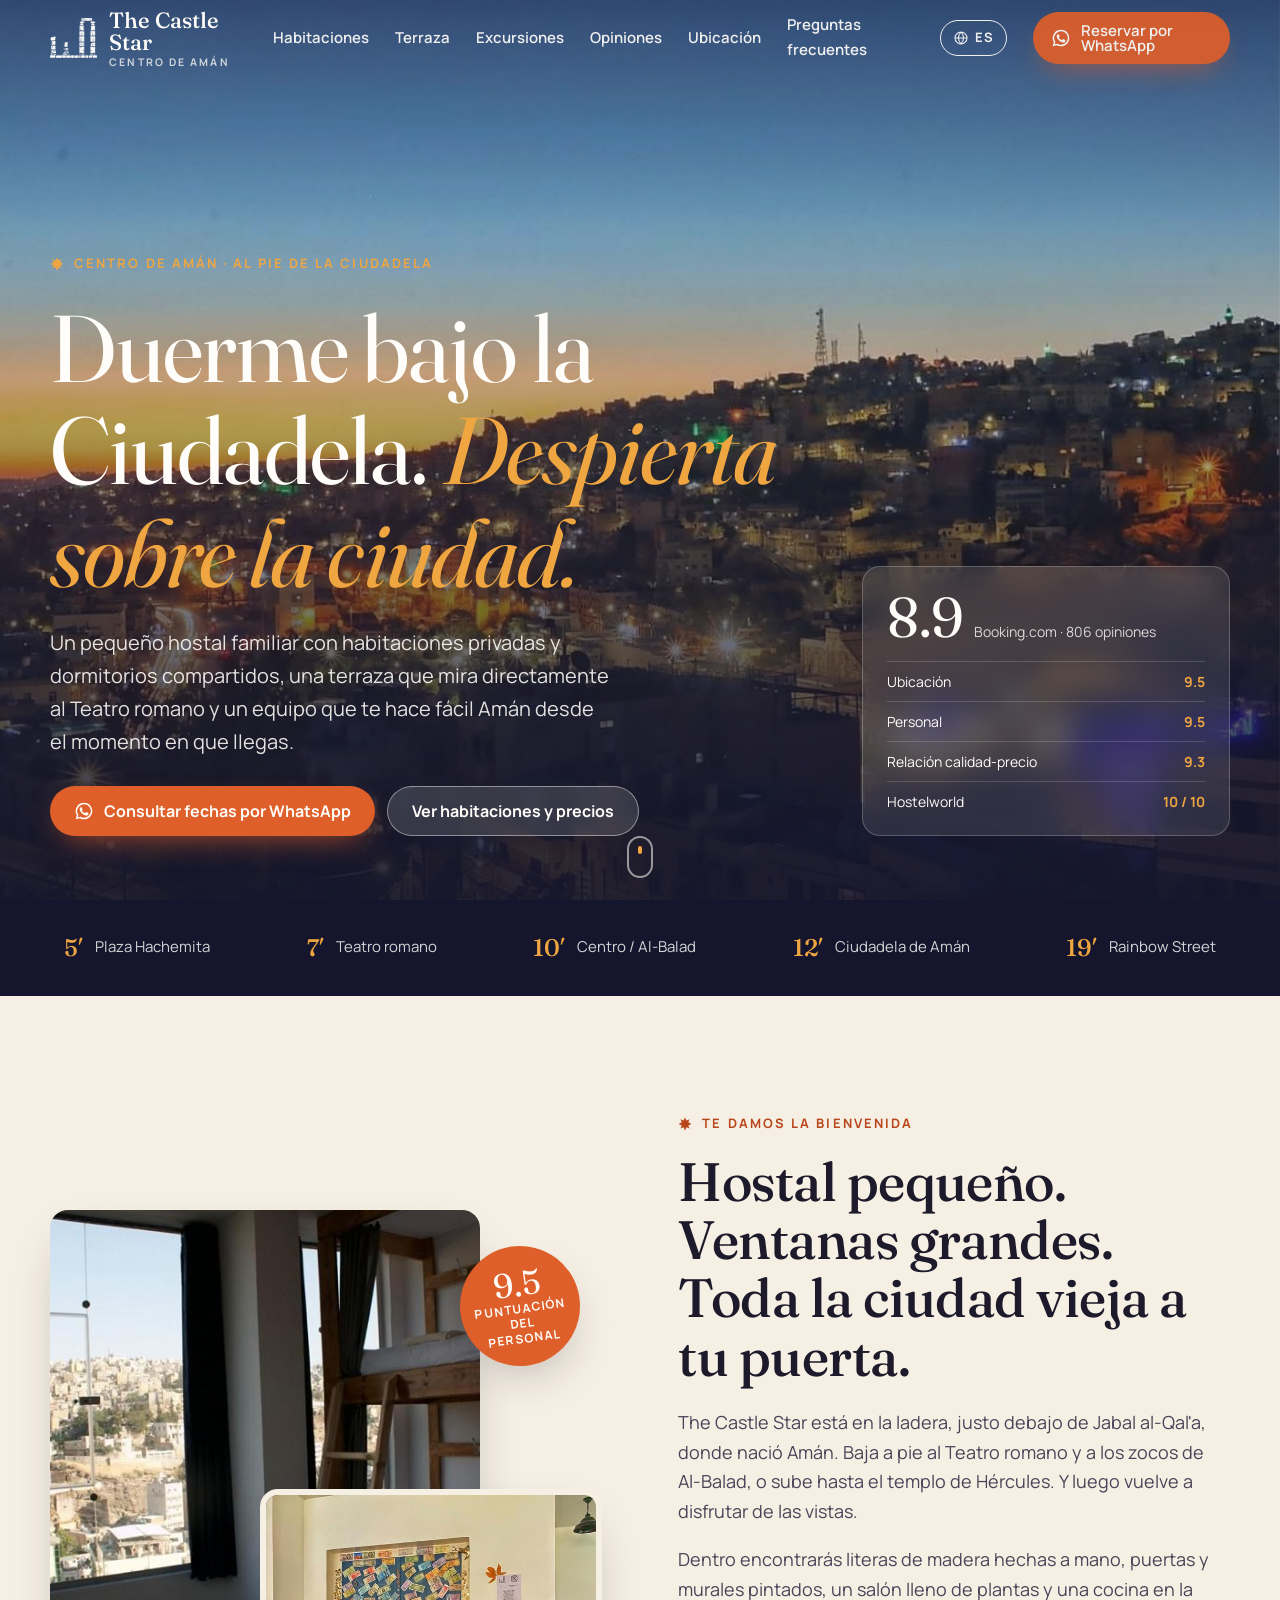
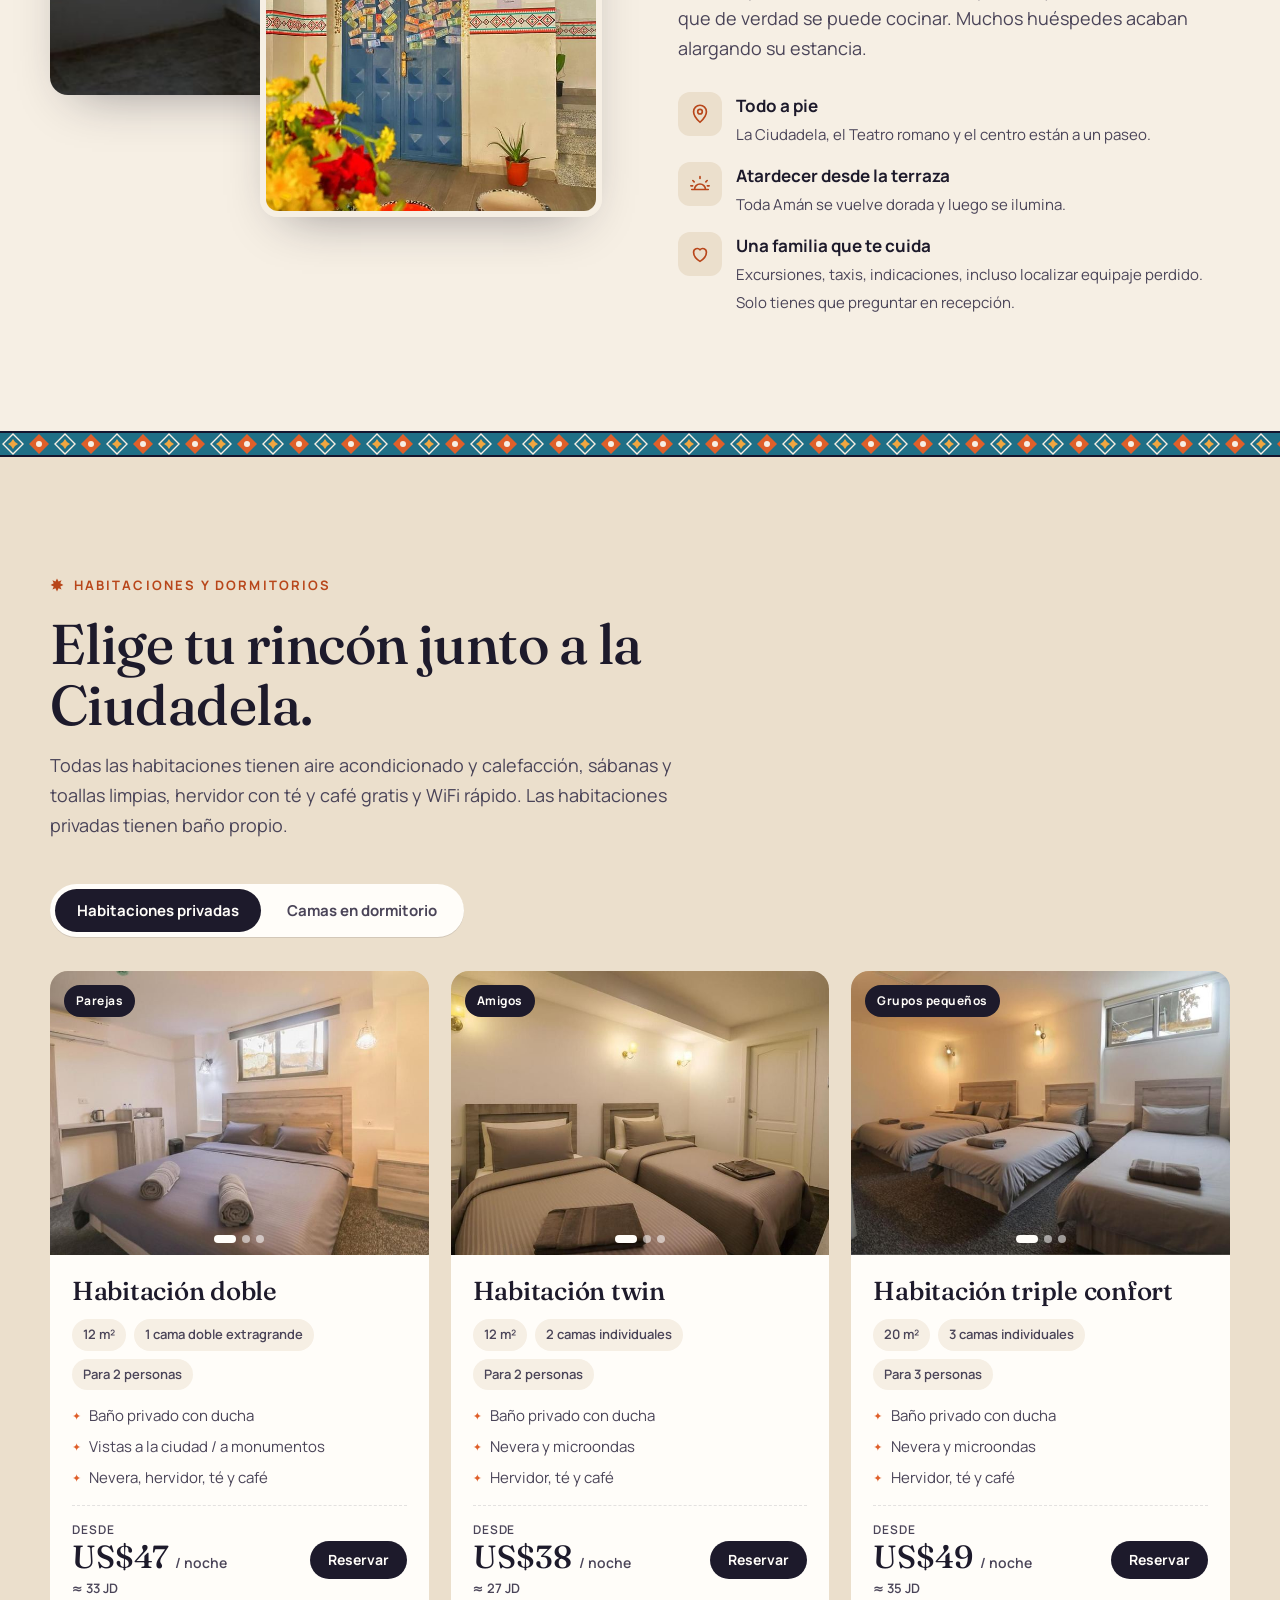
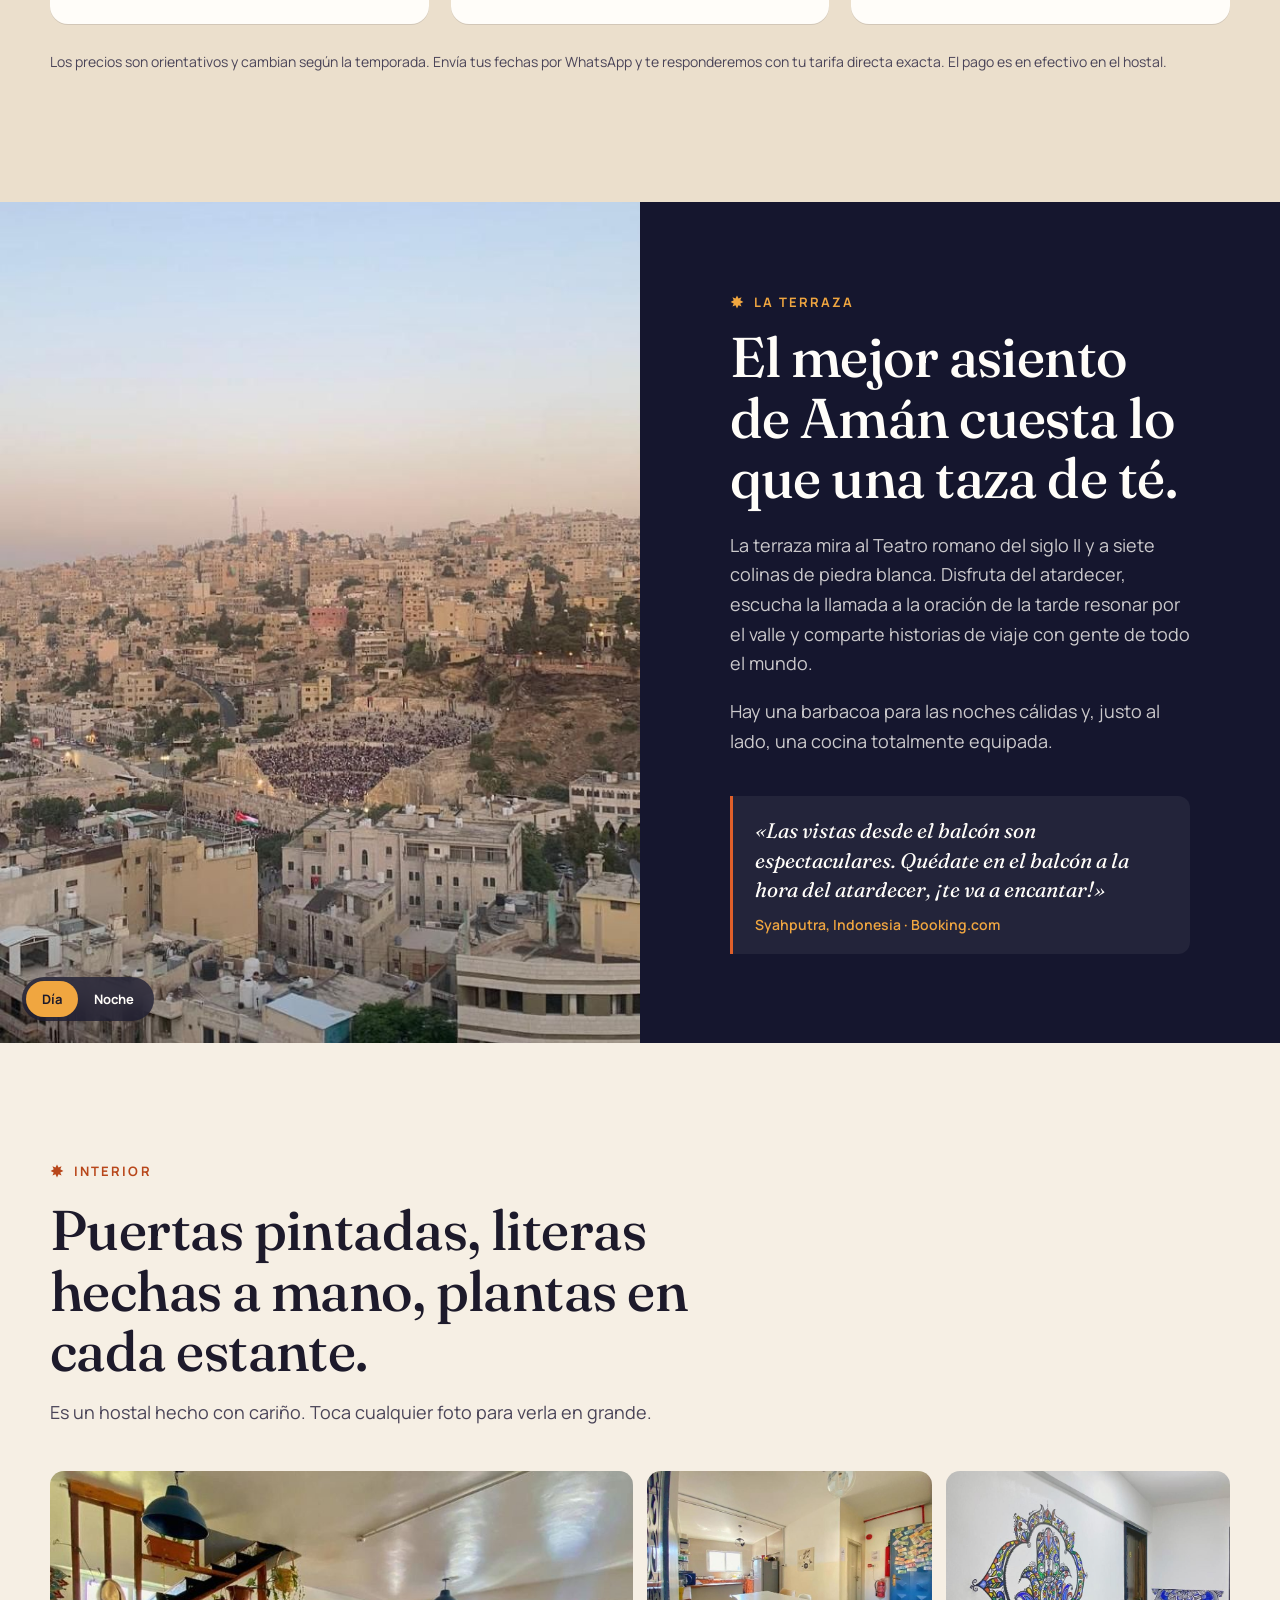
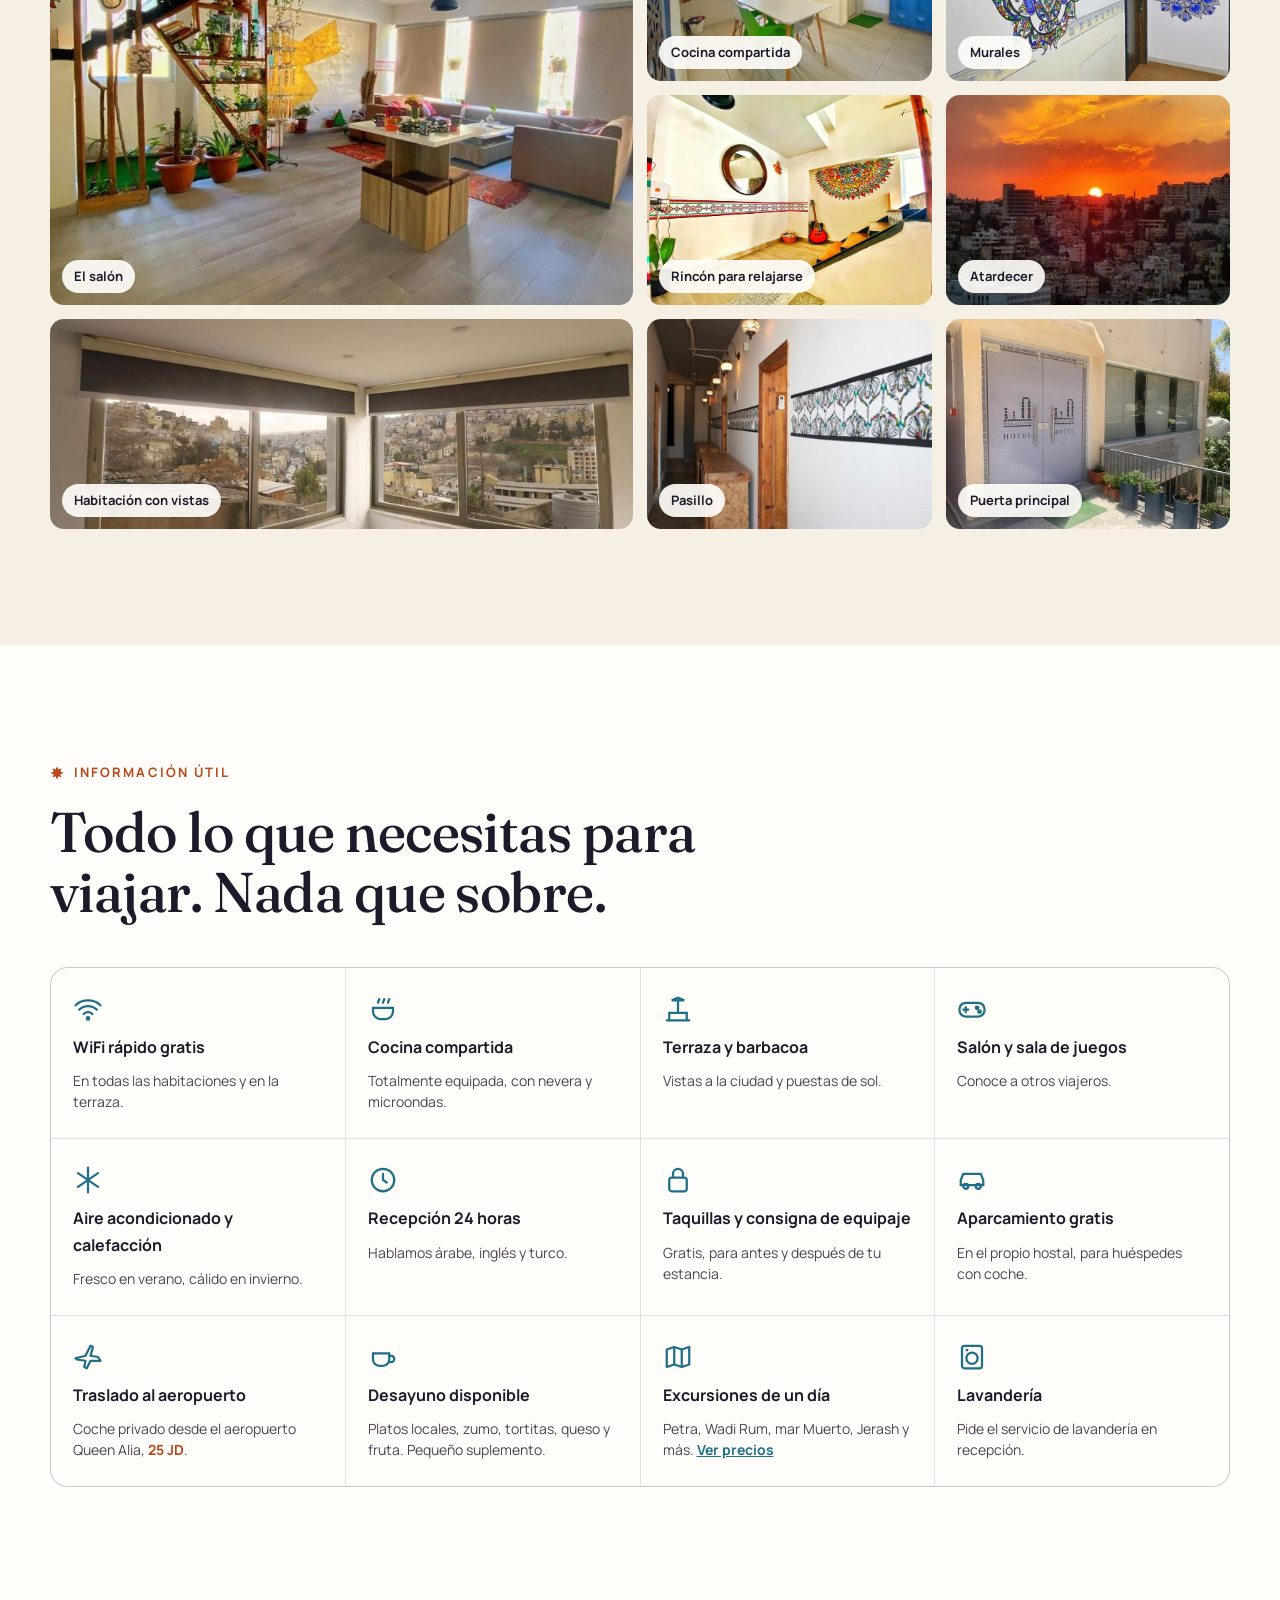
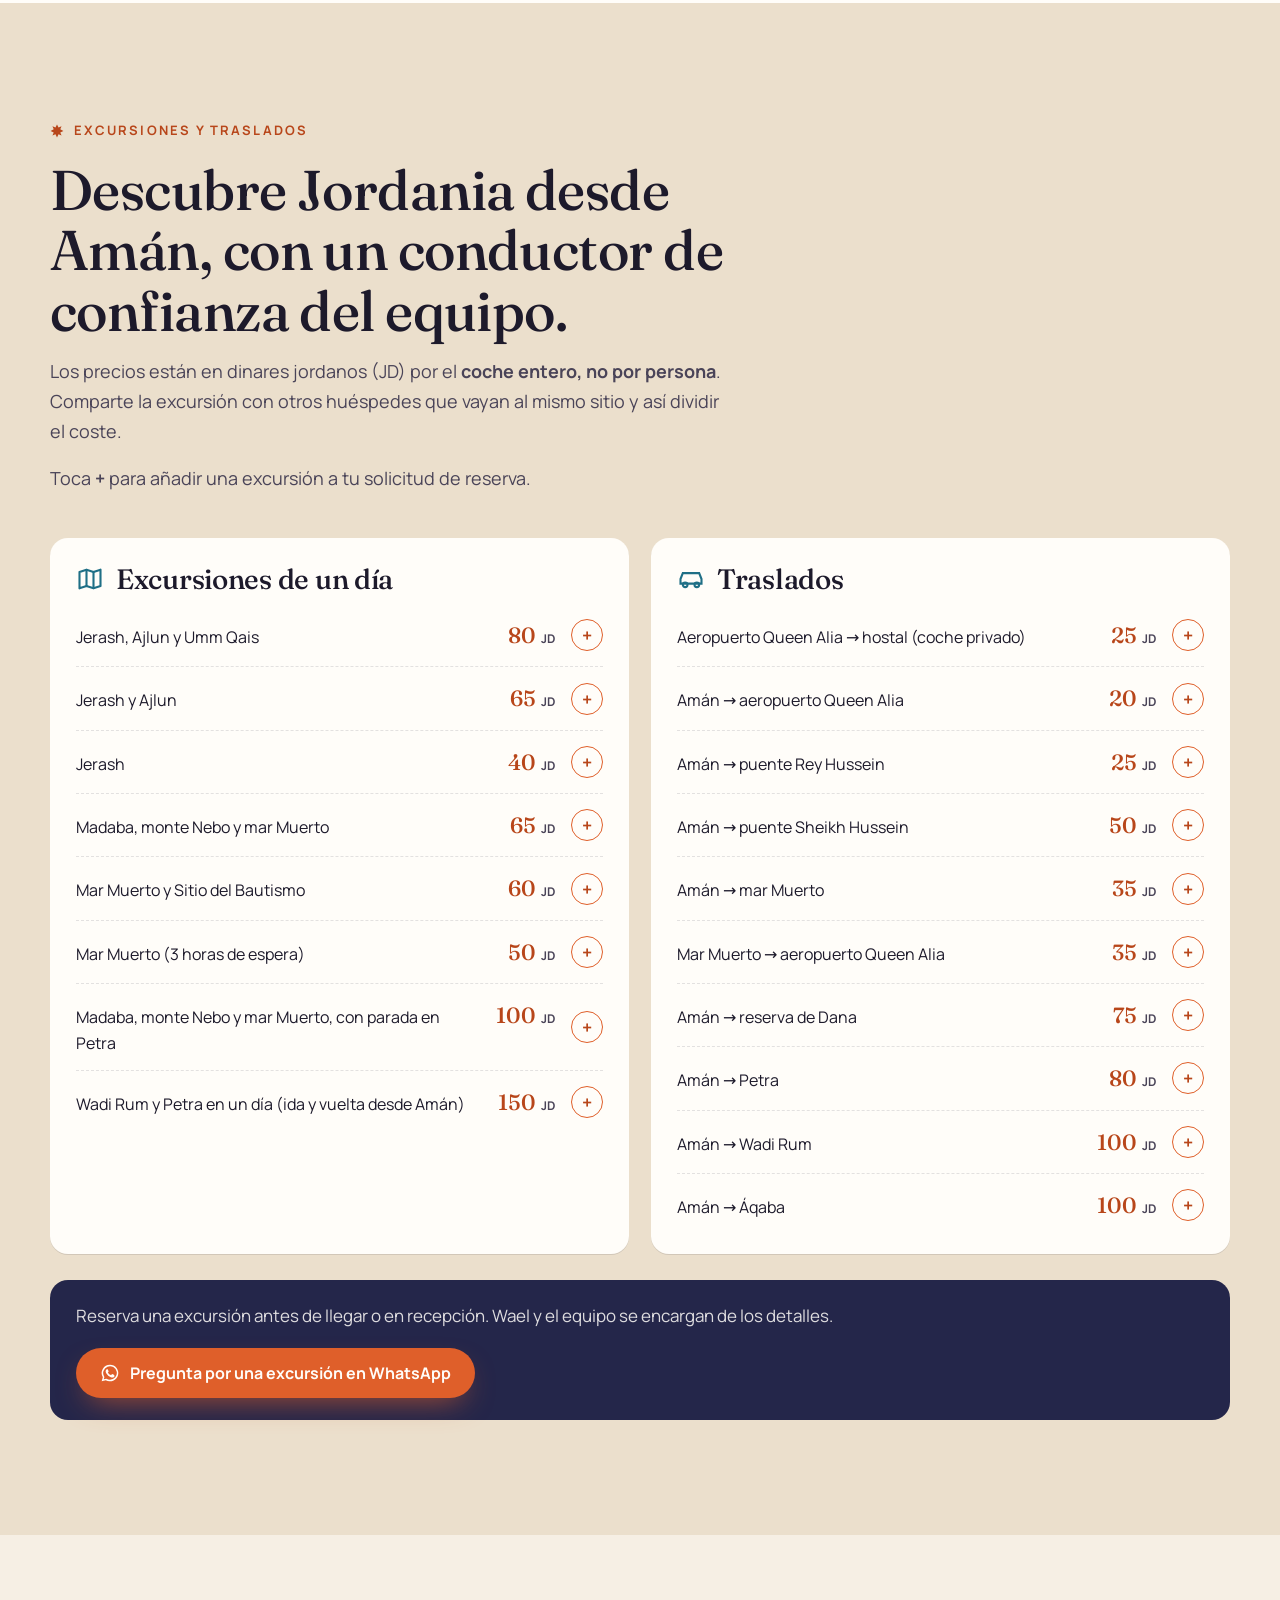
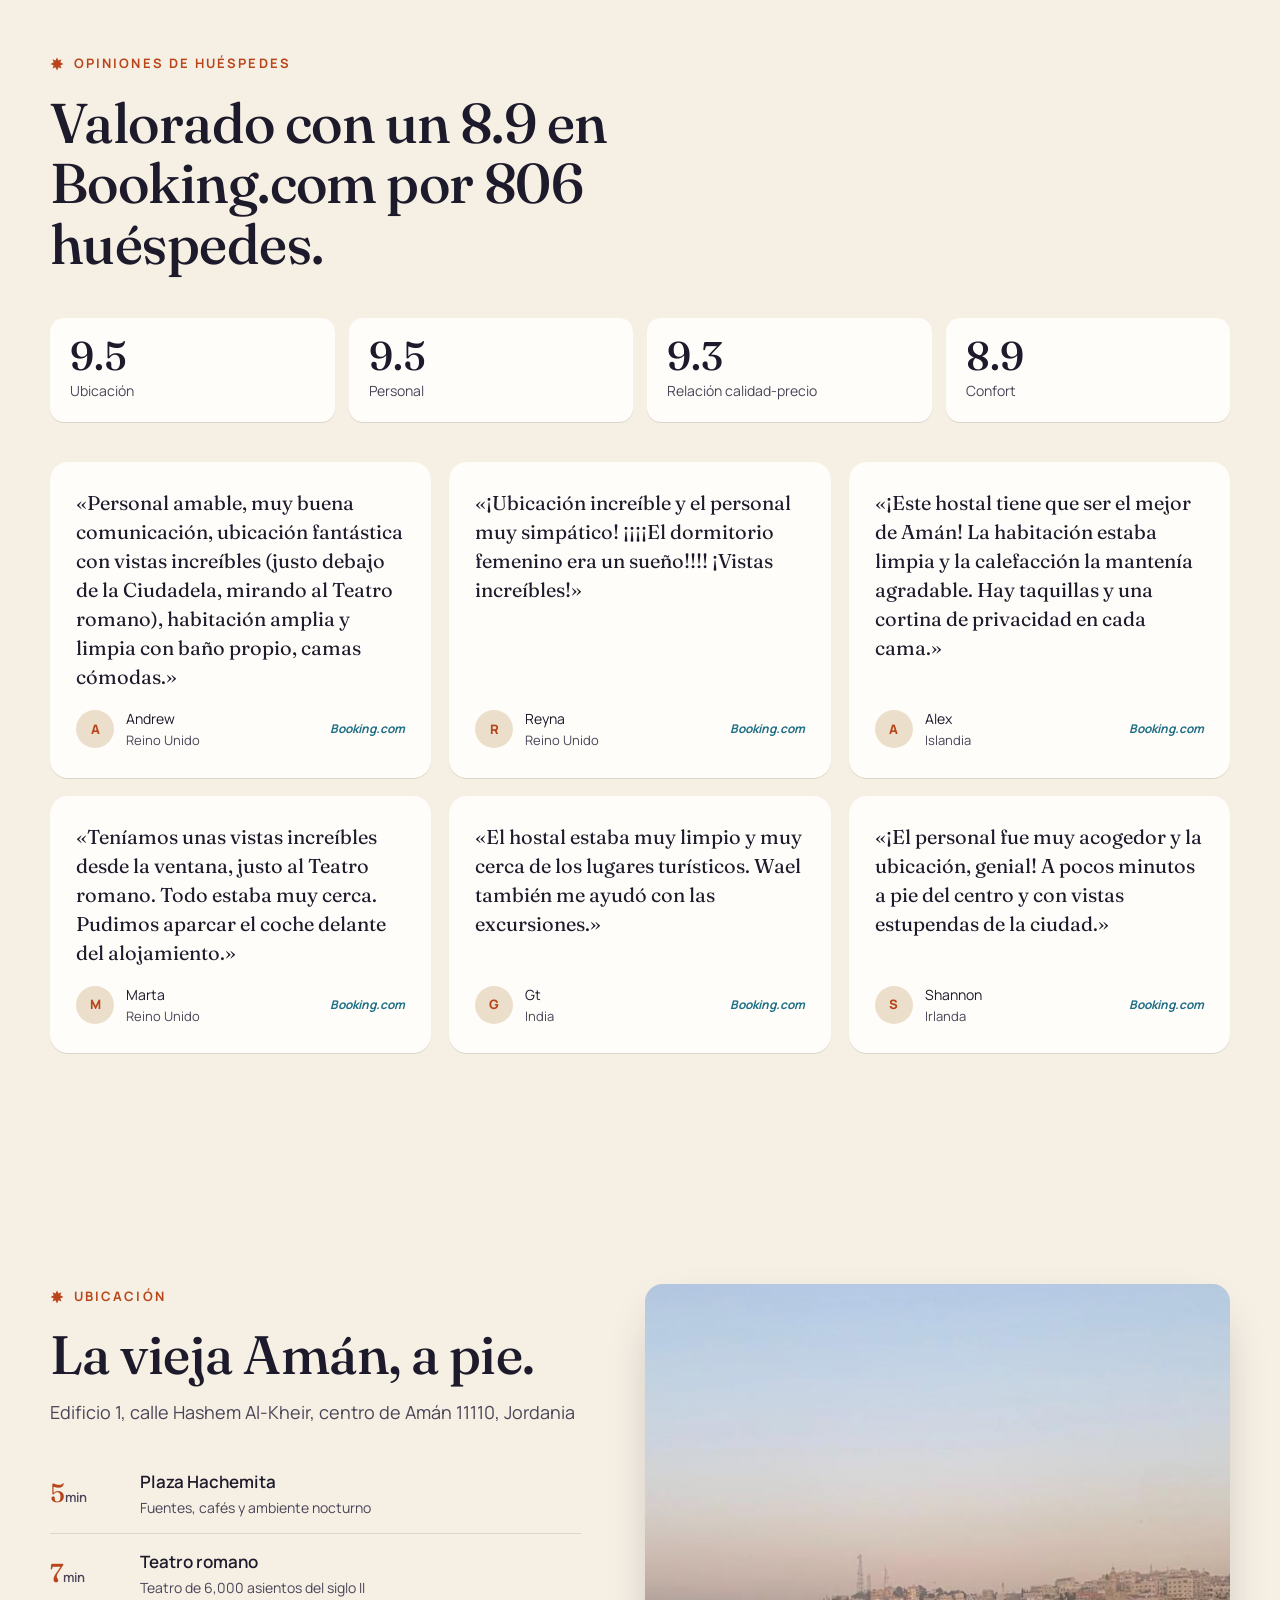
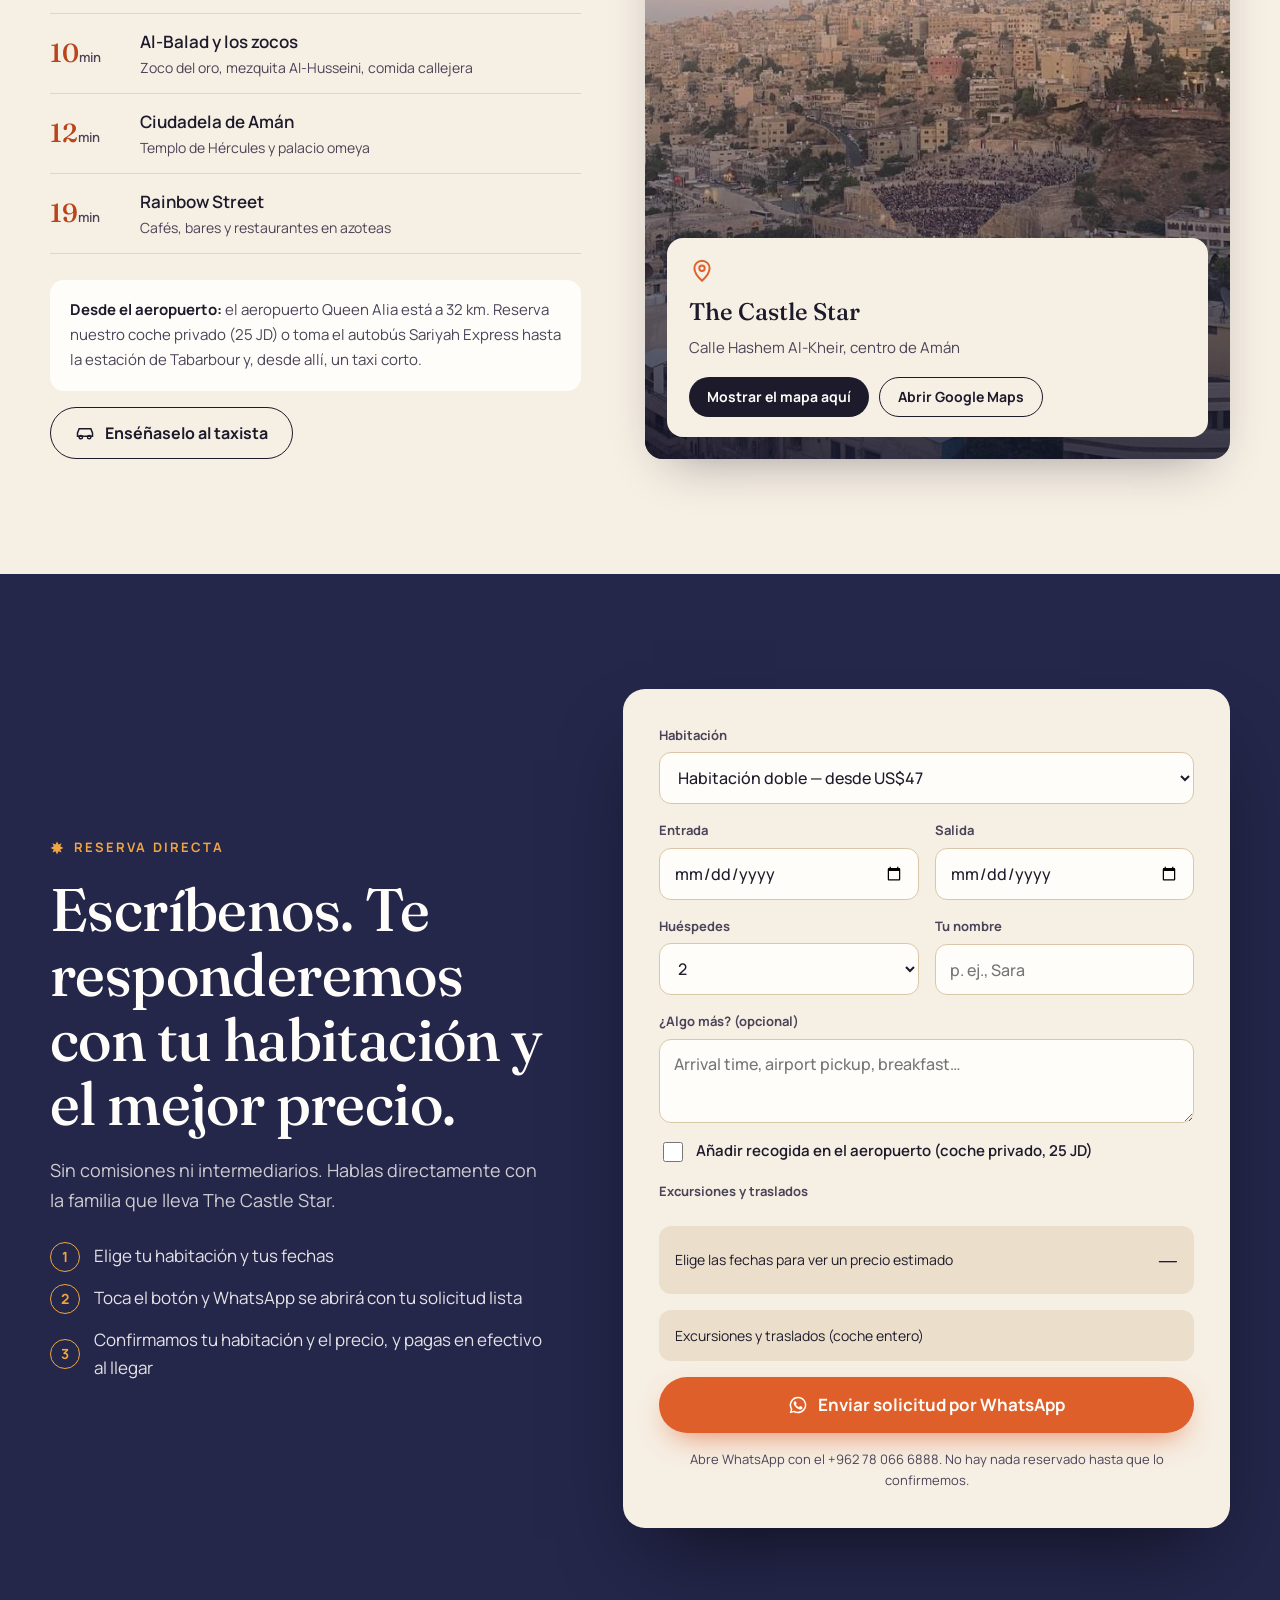
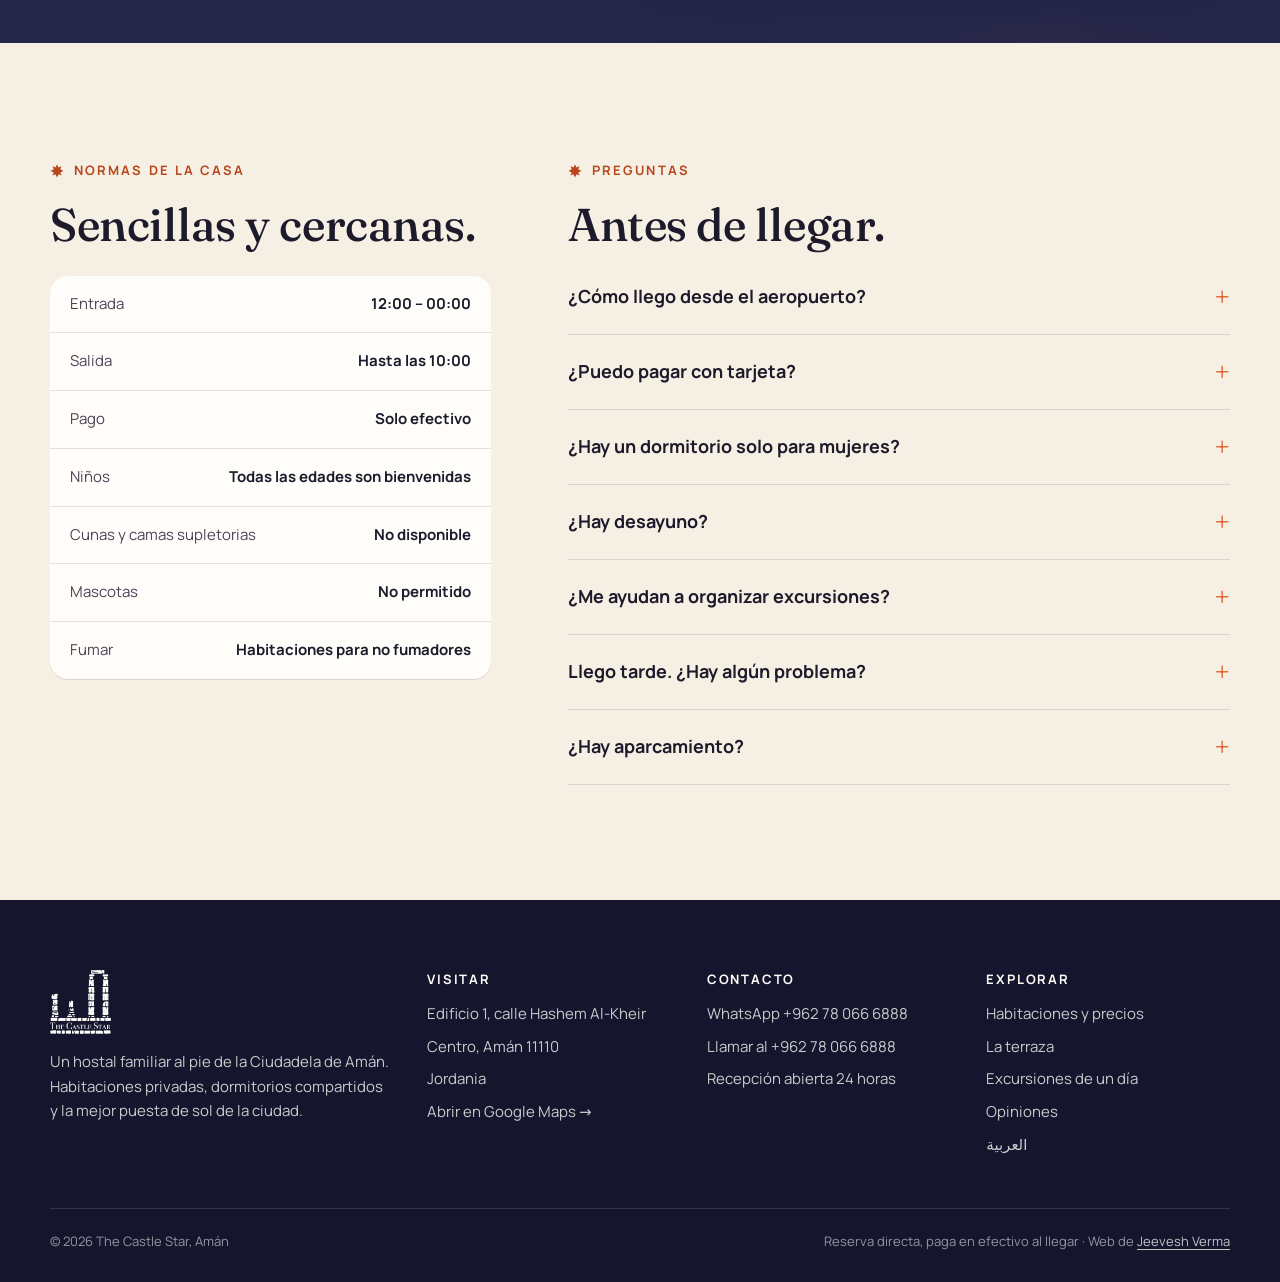
<file: es/index.html>
<!doctype html>
<html lang="es" dir="ltr">
<head>
<meta charset="utf-8">
<meta name="viewport" content="width=device-width, initial-scale=1">
<meta http-equiv="Content-Security-Policy" content="default-src 'self'; script-src 'self'; style-src 'self' 'unsafe-inline'; img-src 'self' data:; font-src 'self'; connect-src 'self'; frame-src https://www.google.com; object-src 'none'; base-uri 'self'; form-action 'none'">
<meta name="referrer" content="strict-origin-when-cross-origin">
<title>The Castle Star — Hostal al pie de la Ciudadela, centro de Amán</title>
<meta name="description" content="Hostal familiar en el centro de Amán, a pocos pasos de la Ciudadela y el Teatro romano. Habitaciones privadas y dormitorios compartidos, atardeceres desde la azotea y cocina compartida. Reserva directamente por WhatsApp.">
<meta property="og:title" content="The Castle Star — Centro de Amán">
<meta property="og:description" content="Habitaciones privadas y dormitorios compartidos al pie de la Ciudadela. Vistas desde la azotea al Teatro romano. Reserva directamente por WhatsApp.">
<meta property="og:image" content="https://jeeveshverma.github.io/castlestaramman/assets/img/hero-dusk.jpg">
<meta property="og:url" content="https://jeeveshverma.github.io/castlestaramman/es/">
<meta property="og:site_name" content="The Castle Star">
<meta property="og:locale" content="es_ES">
<meta name="twitter:card" content="summary_large_image">
<link rel="alternate" hreflang="en" href="https://jeeveshverma.github.io/castlestaramman/">
<link rel="alternate" hreflang="ar" href="https://jeeveshverma.github.io/castlestaramman/ar/">
<link rel="alternate" hreflang="fr" href="https://jeeveshverma.github.io/castlestaramman/fr/">
<link rel="alternate" hreflang="de" href="https://jeeveshverma.github.io/castlestaramman/de/">
<link rel="alternate" hreflang="it" href="https://jeeveshverma.github.io/castlestaramman/it/">
<link rel="alternate" hreflang="es" href="https://jeeveshverma.github.io/castlestaramman/es/">
<link rel="alternate" hreflang="nl" href="https://jeeveshverma.github.io/castlestaramman/nl/">
<link rel="alternate" hreflang="pl" href="https://jeeveshverma.github.io/castlestaramman/pl/">
<link rel="alternate" hreflang="ru" href="https://jeeveshverma.github.io/castlestaramman/ru/">
<link rel="alternate" hreflang="zh-Hans" href="https://jeeveshverma.github.io/castlestaramman/zh/">
<link rel="alternate" hreflang="ja" href="https://jeeveshverma.github.io/castlestaramman/ja/">
<link rel="alternate" hreflang="ko" href="https://jeeveshverma.github.io/castlestaramman/ko/">
<link rel="alternate" hreflang="x-default" href="https://jeeveshverma.github.io/castlestaramman/">
<link rel="canonical" href="https://jeeveshverma.github.io/castlestaramman/es/">
<meta property="og:type" content="website">
<meta name="theme-color" content="#15162e">
<link rel="icon" type="image/png" href="../favicon.png">
<link rel="apple-touch-icon" href="../apple-touch-icon.png">


<link rel="preload" as="image" href="../assets/img/hero-dusk-800.jpg" imagesrcset="../assets/img/hero-dusk-800.jpg 800w, ../assets/img/hero-dusk.jpg 1280w" imagesizes="100vw">
<link rel="preload" href="../assets/fonts/fraunces.woff2" as="font" type="font/woff2" crossorigin>
<link rel="stylesheet" href="../assets/css/fonts.css">
<link rel="stylesheet" href="../assets/css/style.css">
<script type="application/ld+json">{"@context": "https://schema.org", "@type": "Hostel", "name": "The Castle Star", "url": "https://jeeveshverma.github.io/castlestaramman/", "image": "https://jeeveshverma.github.io/castlestaramman/assets/img/hero-dusk.jpg", "logo": "https://jeeveshverma.github.io/castlestaramman/assets/img/logo-dark.png", "telephone": "+962 78 066 6888", "address": {"@type": "PostalAddress", "streetAddress": "Building 1, Hashem Al-Kheir St.", "addressLocality": "Amman", "postalCode": "11110", "addressCountry": "JO"}, "checkinTime": "12:00", "checkoutTime": "10:00", "priceRange": "US$16–49", "currenciesAccepted": "JOD, USD", "paymentAccepted": "Cash", "availableLanguage": ["Arabic", "English", "Turkish"], "petsAllowed": false, "aggregateRating": {"@type": "AggregateRating", "ratingValue": "8.9", "bestRating": "10", "reviewCount": "806"}, "amenityFeature": [{"@type": "LocationFeatureSpecification", "name": "Free WiFi", "value": true}, {"@type": "LocationFeatureSpecification", "name": "Aparcamiento gratis", "value": true}, {"@type": "LocationFeatureSpecification", "name": "Cocina compartida", "value": true}, {"@type": "LocationFeatureSpecification", "name": "Terraza", "value": true}]}</script>
</head>
<body data-t-photo="Foto">
<a class="skip" href="#main">Saltar al contenido</a>

<svg width="0" height="0" style="position:absolute" aria-hidden="true">
  <symbol id="i-star" viewBox="0 0 24 24"><path fill="currentColor" d="M12 1l2.6 5.2 5.2-2.2-2.2 5.2L23 12l-5.4 2.6 2.2 5.2-5.2-2.2L12 23l-2.6-5.4-5.2 2.2 2.2-5.2L1 12l5.4-2.8-2.2-5.2 5.2 2.2z"/></symbol>
  <symbol id="i-wa" viewBox="0 0 24 24"><path fill="currentColor" d="M12 2a10 10 0 0 0-8.6 15.1L2 22l5-1.3A10 10 0 1 0 12 2zm0 18.2a8.2 8.2 0 0 1-4.2-1.2l-.3-.2-3 .8.8-2.9-.2-.3A8.2 8.2 0 1 1 12 20.2zm4.5-6.1c-.2-.1-1.5-.7-1.7-.8s-.4-.1-.6.1-.7.8-.8 1-.3.2-.5.1a6.7 6.7 0 0 1-3.3-2.9c-.3-.4.2-.4.7-1.4.1-.2 0-.3 0-.4l-.8-1.8c-.2-.5-.4-.4-.6-.4h-.5a1 1 0 0 0-.7.3 3 3 0 0 0-.9 2.2 5.2 5.2 0 0 0 1.1 2.7 11.8 11.8 0 0 0 4.5 4c1.7.7 2.3.8 3.1.6a2.7 2.7 0 0 0 1.8-1.2 2.2 2.2 0 0 0 .1-1.3c0-.1-.2-.2-.4-.3z"/></symbol>
  <symbol id="i-menu" viewBox="0 0 24 24"><path stroke="currentColor" stroke-width="2" stroke-linecap="round" d="M4 7h16M4 12h16M4 17h16"/></symbol>
  <symbol id="i-pin" viewBox="0 0 24 24"><path fill="none" stroke="currentColor" stroke-width="1.8" d="M12 21s7-6.2 7-11.5A7 7 0 0 0 5 9.5C5 14.8 12 21 12 21z"/><circle cx="12" cy="9.5" r="2.5" fill="none" stroke="currentColor" stroke-width="1.8"/></symbol>
  <symbol id="i-sun" viewBox="0 0 24 24"><g fill="none" stroke="currentColor" stroke-width="1.8" stroke-linecap="round"><path d="M3 18h18M6 18a6 6 0 0 1 12 0"/><path d="M12 6V4M5.6 9.6 4.2 8.2M18.4 9.6l1.4-1.4M2 14h2M20 14h2"/></g></symbol>
  <symbol id="i-heart" viewBox="0 0 24 24"><path fill="none" stroke="currentColor" stroke-width="1.8" d="M12 20s-7-4.4-7-10a4 4 0 0 1 7-2.6A4 4 0 0 1 19 10c0 5.6-7 10-7 10z"/></symbol>
  <symbol id="i-wifi" viewBox="0 0 24 24"><g fill="none" stroke="currentColor" stroke-width="1.8" stroke-linecap="round"><path d="M2 9a15 15 0 0 1 20 0M5 12.5a10 10 0 0 1 14 0M8.5 16a5 5 0 0 1 7 0"/><circle cx="12" cy="19.5" r="1" fill="currentColor"/></g></symbol>
  <symbol id="i-kitchen" viewBox="0 0 24 24"><g fill="none" stroke="currentColor" stroke-width="1.8" stroke-linecap="round"><path d="M4 11h16v3a6 6 0 0 1-6 6h-4a6 6 0 0 1-6-6z"/><path d="M8 7c0-1.5 1-1.5 1-3M12 7c0-1.5 1-1.5 1-3M16 7c0-1.5 1-1.5 1-3"/></g></symbol>
  <symbol id="i-terrace" viewBox="0 0 24 24"><g fill="none" stroke="currentColor" stroke-width="1.8" stroke-linecap="round"><path d="M3 21h18M5 21v-6h14v6M12 15V5M7 5h10l-5-2z"/></g></symbol>
  <symbol id="i-game" viewBox="0 0 24 24"><g fill="none" stroke="currentColor" stroke-width="1.8" stroke-linecap="round"><rect x="2" y="7" width="20" height="11" rx="5"/><path d="M7 10.5v4M5 12.5h4"/><circle cx="16" cy="11" r="1" fill="currentColor"/><circle cx="18" cy="14" r="1" fill="currentColor"/></g></symbol>
  <symbol id="i-snow" viewBox="0 0 24 24"><g fill="none" stroke="currentColor" stroke-width="1.8" stroke-linecap="round"><path d="M12 2v20M4 6.5l16 11M20 6.5l-16 11"/></g></symbol>
  <symbol id="i-desk" viewBox="0 0 24 24"><g fill="none" stroke="currentColor" stroke-width="1.8" stroke-linecap="round"><circle cx="12" cy="12" r="9"/><path d="M12 7v5l3 2"/></g></symbol>
  <symbol id="i-lock" viewBox="0 0 24 24"><g fill="none" stroke="currentColor" stroke-width="1.8"><rect x="5" y="10" width="14" height="11" rx="2"/><path d="M8 10V7a4 4 0 0 1 8 0v3"/></g></symbol>
  <symbol id="i-car" viewBox="0 0 24 24"><g fill="none" stroke="currentColor" stroke-width="1.8" stroke-linecap="round"><path d="M3 16v-4l2-5h14l2 5v4z"/><circle cx="7" cy="17" r="2"/><circle cx="17" cy="17" r="2"/></g></symbol>
  <symbol id="i-plane" viewBox="0 0 24 24"><path fill="none" stroke="currentColor" stroke-width="1.8" stroke-linejoin="round" d="M2 13l8-2 4-8 2 1-2 7 6 1 2 3-8 0-3 6-2-1 1-5-7-1z"/></symbol>
  <symbol id="i-map" viewBox="0 0 24 24"><g fill="none" stroke="currentColor" stroke-width="1.8" stroke-linejoin="round"><path d="M3 6l6-2 6 2 6-2v14l-6 2-6-2-6 2z"/><path d="M9 4v14M15 6v14"/></g></symbol>
  <symbol id="i-cup" viewBox="0 0 24 24"><g fill="none" stroke="currentColor" stroke-width="1.8" stroke-linecap="round"><path d="M4 9h13v5a5 5 0 0 1-5 5H9a5 5 0 0 1-5-5z"/><path d="M17 11h1.5a2.5 2.5 0 0 1 0 5H17"/></g></symbol>
  <symbol id="i-wash" viewBox="0 0 24 24"><g fill="none" stroke="currentColor" stroke-width="1.8"><rect x="4" y="3" width="16" height="18" rx="2"/><circle cx="12" cy="13" r="4.5"/><path d="M7 6.5h2"/></g></symbol>
  <symbol id="i-bike" viewBox="0 0 24 24"><g fill="none" stroke="currentColor" stroke-width="1.8" stroke-linecap="round"><circle cx="5.5" cy="16" r="3.5"/><circle cx="18.5" cy="16" r="3.5"/><path d="M5.5 16 9 9h6l3.5 7M9 9l3 7h-2M14 6h2"/></g></symbol>
  <symbol id="i-coin" viewBox="0 0 24 24"><g fill="none" stroke="currentColor" stroke-width="1.8"><circle cx="12" cy="12" r="9"/><path d="M15 9.5c-.5-1-1.6-1.5-3-1.5-1.7 0-3 .8-3 2s1.3 1.7 3 2 3 .8 3 2-1.3 2-3 2c-1.4 0-2.5-.5-3-1.5M12 6v12" stroke-linecap="round"/></g></symbol>
</svg>

<header class="site-header" id="top">
  <div class="wrap">
    <a class="brand" href="#top" aria-label="The Castle Star — inicio">
      <img class="logo-light" src="../assets/img/mark-light.png" alt="" width="47" height="40">
      <img class="logo-dark" src="../assets/img/mark-dark.png" alt="" width="47" height="40">
      <span class="wordmark">The Castle Star<small>Centro de Amán</small></span>
    </a>
    <nav class="nav" id="nav" aria-label="Menú principal">
      <a href="#rooms">Habitaciones</a>
      <a href="#rooftop">Terraza</a>
      <a href="#trips">Excursiones</a>
      <a href="#reviews">Opiniones</a>
      <a href="#location">Ubicación</a>
      <a href="#faq">Preguntas frecuentes</a>
      <!--langs--><details class="langs" translate="no"><summary aria-label="Language: Español"><svg viewBox="0 0 24 24" aria-hidden="true"><path fill="none" stroke="currentColor" stroke-width="1.6" d="M12 3a9 9 0 1 0 0 18 9 9 0 0 0 0-18zm-9 9h18M12 3c2.5 2.6 3.8 5.6 3.8 9s-1.3 6.4-3.8 9c-2.5-2.6-3.8-5.6-3.8-9S9.5 5.6 12 3z"/></svg>ES</summary><ul><li><a href="../" hreflang="en" lang="en">English</a></li><li><a href="../ar/" hreflang="ar" lang="ar">العربية</a></li><li><a href="../fr/" hreflang="fr" lang="fr">Français</a></li><li><a href="../de/" hreflang="de" lang="de">Deutsch</a></li><li><a href="../it/" hreflang="it" lang="it">Italiano</a></li><li><a href="../es/" hreflang="es" lang="es" aria-current="true">Español</a></li><li><a href="../nl/" hreflang="nl" lang="nl">Nederlands</a></li><li><a href="../pl/" hreflang="pl" lang="pl">Polski</a></li><li><a href="../ru/" hreflang="ru" lang="ru">Русский</a></li><li><a href="../zh/" hreflang="zh-Hans" lang="zh-Hans">简体中文</a></li><li><a href="../ja/" hreflang="ja" lang="ja">日本語</a></li><li><a href="../ko/" hreflang="ko" lang="ko">한국어</a></li></ul></details><!--/langs-->
      <a class="btn btn-wa" href="#book"><svg><use href="#i-wa"/></svg>Reservar por WhatsApp</a>
    </nav>
    <button class="menu-toggle" aria-label="Abrir menú" aria-expanded="false" aria-controls="nav"><svg><use href="#i-menu"/></svg></button>
  </div>
</header>

<main id="main">
<!-- ============ HERO ============ -->
<section class="hero">
  <div class="hero-media"><img src="../assets/img/hero-dusk.jpg" alt="Amán al anochecer desde The Castle Star, con el Teatro romano iluminado abajo" fetchpriority="high" width="1280" height="852" srcset="../assets/img/hero-dusk-800.jpg 800w, ../assets/img/hero-dusk.jpg 1280w" sizes="100vw"></div>
  <div class="wrap hero-inner">
    <div>
      <span class="eyebrow"><svg><use href="#i-star"/></svg>Centro de Amán · al pie de la Ciudadela</span>
      <h1>Duerme bajo la Ciudadela. <em>Despierta sobre la ciudad.</em></h1>
      <p class="hero-lead">Un pequeño hostal familiar con habitaciones privadas y dormitorios compartidos, una terraza que mira directamente al Teatro romano y un equipo que te hace fácil Amán desde el momento en que llegas.</p>
      <div class="hero-ctas">
        <a class="btn btn-wa" href="#book"><svg><use href="#i-wa"/></svg>Consultar fechas por WhatsApp</a>
        <a class="btn btn-ghost" href="#rooms">Ver habitaciones y precios</a>
      </div>
    </div>
    <aside class="hero-card" aria-label="Valoraciones de huéspedes">
      <div class="score"><b>8.9</b><span>Booking.com · 806 opiniones</span></div>
      <ul>
        <li>Ubicación <b>9.5</b></li>
        <li>Personal <b>9.5</b></li>
        <li>Relación calidad-precio <b>9.3</b></li>
        <li>Hostelworld <b>10 / 10</b></li>
      </ul>
    </aside>
  </div>
  <a class="hero-cue" href="#rooms" aria-label="Desplázate hacia abajo"></a>
</section>

<!-- ============ DISTANCE RIBBON ============ -->
<div class="ribbon" aria-label="Distancias a pie">
  <div class="wrap">
    <ul>
      <li><b>5′</b><span>Plaza Hachemita</span></li>
      <li><b>7′</b><span>Teatro romano</span></li>
      <li><b>10′</b><span>Centro / Al-Balad</span></li>
      <li><b>12′</b><span>Ciudadela de Amán</span></li>
      <li><b>19′</b><span>Rainbow Street</span></li>
    </ul>
  </div>
</div>

<!-- ============ STORY ============ -->
<section class="section">
  <div class="wrap story">
    <div class="story-photos reveal">
      <figure class="p1"><img src="../assets/img/dorm-window.jpg" alt="Dormitorio con un gran ventanal sobre Amán" loading="lazy" width="1280" height="852" srcset="../assets/img/dorm-window-800.jpg 800w, ../assets/img/dorm-window.jpg 1280w" sizes="(max-width: 640px) 100vw, (max-width: 1080px) 50vw, 33vw"></figure>
      <figure class="p2"><img src="../assets/img/blue-door.jpg" alt="Puerta azul pintada a mano en el interior de The Castle Star" loading="lazy" width="1173" height="900" srcset="../assets/img/blue-door-800.jpg 800w, ../assets/img/blue-door.jpg 1173w" sizes="(max-width: 640px) 100vw, (max-width: 1080px) 50vw, 33vw"></figure>
      <div class="stamp"><span><b>9.5</b>puntuación del personal</span></div>
    </div>
    <div class="story-text reveal">
      <span class="eyebrow"><svg><use href="#i-star"/></svg>Te damos la bienvenida</span>
      <h2>Hostal pequeño. Ventanas grandes. Toda la ciudad vieja a tu puerta.</h2>
      <p>The Castle Star está en la ladera, justo debajo de Jabal al-Qal'a, donde nació Amán. Baja a pie al Teatro romano y a los zocos de Al-Balad, o sube hasta el templo de Hércules. Y luego vuelve a disfrutar de las vistas.</p>
      <p>Dentro encontrarás literas de madera hechas a mano, puertas y murales pintados, un salón lleno de plantas y una cocina en la que de verdad se puede cocinar. Muchos huéspedes acaban alargando su estancia.</p>
      <ul class="story-points">
        <li><span class="ico"><svg><use href="#i-pin"/></svg></span><div><b>Todo a pie</b><span>La Ciudadela, el Teatro romano y el centro están a un paseo.</span></div></li>
        <li><span class="ico"><svg><use href="#i-sun"/></svg></span><div><b>Atardecer desde la terraza</b><span>Toda Amán se vuelve dorada y luego se ilumina.</span></div></li>
        <li><span class="ico"><svg><use href="#i-heart"/></svg></span><div><b>Una familia que te cuida</b><span>Excursiones, taxis, indicaciones, incluso localizar equipaje perdido. Solo tienes que preguntar en recepción.</span></div></li>
      </ul>
    </div>
  </div>
</section>

<div class="tileband" aria-hidden="true"></div>

<!-- ============ ROOMS ============ -->
<section class="section rooms" id="rooms">
  <div class="wrap">
    <div class="section-head reveal">
      <span class="eyebrow"><svg><use href="#i-star"/></svg>Habitaciones y dormitorios</span>
      <h2>Elige tu rincón junto a la Ciudadela.</h2>
      <p>Todas las habitaciones tienen aire acondicionado y calefacción, sábanas y toallas limpias, hervidor con té y café gratis y WiFi rápido. Las habitaciones privadas tienen baño propio.</p>
    </div>

    <div class="room-tabs" role="tablist" aria-label="Tipo de habitación">
      <button role="tab" aria-selected="true" aria-controls="tab-private" id="t-private">Habitaciones privadas</button>
      <button role="tab" aria-selected="false" aria-controls="tab-dorms" id="t-dorms">Camas en dormitorio</button>
    </div>

    <div class="room-grid" id="tab-private" role="tabpanel" aria-labelledby="t-private">
      <article class="room reveal" data-room="Double Room">
        <div class="room-gallery">
          <img class="on" src="../assets/img/double-1.jpg" alt="Habitación doble con cama grande y ventana a la ciudad" loading="lazy" width="1248" height="832" srcset="../assets/img/double-1-800.jpg 800w, ../assets/img/double-1.jpg 1248w" sizes="(max-width: 640px) 100vw, (max-width: 1080px) 50vw, 33vw">
          <img src="../assets/img/double-2.jpg" alt="Habitación doble con ducha a ras de suelo" loading="lazy" width="1280" height="853" srcset="../assets/img/double-2-800.jpg 800w, ../assets/img/double-2.jpg 1280w" sizes="(max-width: 640px) 100vw, (max-width: 1080px) 50vw, 33vw">
          <img src="../assets/img/double-3.jpg" alt="Habitación doble con baño privado" loading="lazy" width="1200" height="900" srcset="../assets/img/double-3-800.jpg 800w, ../assets/img/double-3.jpg 1200w" sizes="(max-width: 640px) 100vw, (max-width: 1080px) 50vw, 33vw">
          <span class="tag">Parejas</span>
        </div>
        <div class="room-body">
          <h3>Habitación doble</h3>
          <div class="room-meta"><span>12 m²</span><span>1 cama doble extragrande</span><span>Para 2 personas</span></div>
          <ul><li>Baño privado con ducha</li><li>Vistas a la ciudad / a monumentos</li><li>Nevera, hervidor, té y café</li></ul>
          <div class="room-foot">
            <div class="price"><small>Desde</small><b>US$47 <sub>/ noche</sub></b><em class="jd">≈ 33 JD</em></div>
            <a class="btn btn-dark" href="#book" data-pick="Double Room">Reservar</a>
          </div>
        </div>
      </article>

      <article class="room reveal" data-room="Twin Room">
        <div class="room-gallery">
          <img class="on" src="../assets/img/twin-1.jpg" alt="Habitación twin con dos camas individuales" loading="lazy" width="1280" height="853" srcset="../assets/img/twin-1-800.jpg 800w, ../assets/img/twin-1.jpg 1280w" sizes="(max-width: 640px) 100vw, (max-width: 1080px) 50vw, 33vw">
          <img src="../assets/img/twin-2.jpg" alt="Interior de la habitación twin" loading="lazy" width="1280" height="853" srcset="../assets/img/twin-2-800.jpg 800w, ../assets/img/twin-2.jpg 1280w" sizes="(max-width: 640px) 100vw, (max-width: 1080px) 50vw, 33vw">
          <img src="../assets/img/twin-3.jpg" alt="Baño privado con mampara de cristal" loading="lazy" width="1280" height="853" srcset="../assets/img/twin-3-800.jpg 800w, ../assets/img/twin-3.jpg 1280w" sizes="(max-width: 640px) 100vw, (max-width: 1080px) 50vw, 33vw">
          <span class="tag">Amigos</span>
        </div>
        <div class="room-body">
          <h3>Habitación twin</h3>
          <div class="room-meta"><span>12 m²</span><span>2 camas individuales</span><span>Para 2 personas</span></div>
          <ul><li>Baño privado con ducha</li><li>Nevera y microondas</li><li>Hervidor, té y café</li></ul>
          <div class="room-foot">
            <div class="price"><small>Desde</small><b>US$38 <sub>/ noche</sub></b><em class="jd">≈ 27 JD</em></div>
            <a class="btn btn-dark" href="#book" data-pick="Twin Room">Reservar</a>
          </div>
        </div>
      </article>

      <article class="room reveal" data-room="Comfort Triple Room">
        <div class="room-gallery">
          <img class="on" src="../assets/img/triple-1.jpg" alt="Habitación triple confort con tres camas individuales" loading="lazy" width="1248" height="832" srcset="../assets/img/triple-1-800.jpg 800w, ../assets/img/triple-1.jpg 1248w" sizes="(max-width: 640px) 100vw, (max-width: 1080px) 50vw, 33vw">
          <img src="../assets/img/triple-2.jpg" alt="Habitación triple con ventana" loading="lazy" width="1280" height="853" srcset="../assets/img/triple-2-800.jpg 800w, ../assets/img/triple-2.jpg 1280w" sizes="(max-width: 640px) 100vw, (max-width: 1080px) 50vw, 33vw">
          <img src="../assets/img/triple-3.jpg" alt="Baño de la habitación triple" loading="lazy" width="1280" height="853" srcset="../assets/img/triple-3-800.jpg 800w, ../assets/img/triple-3.jpg 1280w" sizes="(max-width: 640px) 100vw, (max-width: 1080px) 50vw, 33vw">
          <span class="tag">Grupos pequeños</span>
        </div>
        <div class="room-body">
          <h3>Habitación triple confort</h3>
          <div class="room-meta"><span>20 m²</span><span>3 camas individuales</span><span>Para 3 personas</span></div>
          <ul><li>Baño privado con ducha</li><li>Nevera y microondas</li><li>Hervidor, té y café</li></ul>
          <div class="room-foot">
            <div class="price"><small>Desde</small><b>US$49 <sub>/ noche</sub></b><em class="jd">≈ 35 JD</em></div>
            <a class="btn btn-dark" href="#book" data-pick="Comfort Triple Room">Reservar</a>
          </div>
        </div>
      </article>
    </div>

    <div class="room-grid two" id="tab-dorms" role="tabpanel" aria-labelledby="t-dorms" hidden>
      <article class="room" data-room="Bed in 6-Bed Female Dorm">
        <div class="room-gallery">
          <img class="on" src="../assets/img/female-1.jpg" alt="Dormitorio femenino con literas de madera y cortinas de privacidad" loading="lazy" width="1280" height="852" srcset="../assets/img/female-1-800.jpg 800w, ../assets/img/female-1.jpg 1280w" sizes="(max-width: 640px) 100vw, (max-width: 1080px) 50vw, 33vw">
          <img src="../assets/img/female-2.jpg" alt="Literas del dormitorio femenino" loading="lazy" width="1280" height="852" srcset="../assets/img/female-2-800.jpg 800w, ../assets/img/female-2.jpg 1280w" sizes="(max-width: 640px) 100vw, (max-width: 1080px) 50vw, 33vw">
          <img src="../assets/img/female-3.jpg" alt="Ventana del dormitorio con vistas a la Ciudadela" loading="lazy" width="1280" height="852" srcset="../assets/img/female-3-800.jpg 800w, ../assets/img/female-3.jpg 1280w" sizes="(max-width: 640px) 100vw, (max-width: 1080px) 50vw, 33vw">
          <span class="tag female">Solo mujeres</span>
        </div>
        <div class="room-body">
          <h3>Dormitorio femenino de 6 camas</h3>
          <div class="room-meta"><span>20 m²</span><span>Litera</span><span>Precio por cama</span></div>
          <ul><li>Cortina de privacidad en cada cama</li><li>Taquilla personal y almacenaje</li><li>Vistas a la ciudad y a sus monumentos</li></ul>
          <div class="room-foot">
            <div class="price"><small>Desde</small><b>US$16 <sub>/ cama</sub></b><em class="jd">≈ 11 JD</em></div>
            <a class="btn btn-dark" href="#book" data-pick="Bed in 6-Bed Female Dorm">Reservar</a>
          </div>
        </div>
      </article>

      <article class="room" data-room="Bed in 8-Bed Mixed Dorm">
        <div class="room-gallery">
          <img class="on" src="../assets/img/mixed-1.jpg" alt="Dormitorio mixto con literas de madera hechas a mano" loading="lazy" width="1280" height="852" srcset="../assets/img/mixed-1-800.jpg 800w, ../assets/img/mixed-1.jpg 1280w" sizes="(max-width: 640px) 100vw, (max-width: 1080px) 50vw, 33vw">
          <img src="../assets/img/mixed-2.jpg" alt="Literas del dormitorio mixto y puerta de madera" loading="lazy" width="1280" height="852" srcset="../assets/img/mixed-2-800.jpg 800w, ../assets/img/mixed-2.jpg 1280w" sizes="(max-width: 640px) 100vw, (max-width: 1080px) 50vw, 33vw">
          <img src="../assets/img/mixed-3.jpg" alt="Dormitorio mixto" loading="lazy" width="1024" height="682" srcset="../assets/img/mixed-3-800.jpg 800w, ../assets/img/mixed-3.jpg 1024w" sizes="(max-width: 640px) 100vw, (max-width: 1080px) 50vw, 33vw">
          <span class="tag">Mochileros</span>
        </div>
        <div class="room-body">
          <h3>Dormitorio mixto de 8 camas</h3>
          <div class="room-meta"><span>20 m²</span><span>Litera</span><span>Precio por cama</span></div>
          <ul><li>Cortina de privacidad en cada cama</li><li>Taquilla personal y almacenaje</li><li>Vistas a la ciudad y a sus monumentos</li></ul>
          <div class="room-foot">
            <div class="price"><small>Desde</small><b>US$16 <sub>/ cama</sub></b><em class="jd">≈ 11 JD</em></div>
            <a class="btn btn-dark" href="#book" data-pick="Bed in 8-Bed Mixed Dorm">Reservar</a>
          </div>
        </div>
      </article>
    </div>

    <p class="rates-note">Los precios son orientativos y cambian según la temporada. Envía tus fechas por WhatsApp y te responderemos con tu tarifa directa exacta. El pago es en efectivo en el hostal.</p>
  </div>
</section>

<!-- ============ ROOFTOP ============ -->
<section class="rooftop" id="rooftop">
  <div class="rooftop-grid">
    <div class="rooftop-media" id="viewbox">
      <img src="../assets/img/view-day.jpg" alt="Vista diurna de Amán y el Teatro romano" loading="lazy" width="675" height="900">
      <img class="alt" src="../assets/img/view-night.jpg" alt="Vista nocturna del Teatro romano iluminado" loading="lazy" width="506" height="900">
      <div class="toggle" role="group" aria-label="Vista">
        <button aria-pressed="true" data-view="day">Día</button>
        <button aria-pressed="false" data-view="night">Noche</button>
      </div>
    </div>
    <div class="rooftop-text reveal">
      <span class="eyebrow"><svg><use href="#i-star"/></svg>La terraza</span>
      <h2>El mejor asiento de Amán cuesta lo que una taza de té.</h2>
      <p>La terraza mira al Teatro romano del siglo II y a siete colinas de piedra blanca. Disfruta del atardecer, escucha la llamada a la oración de la tarde resonar por el valle y comparte historias de viaje con gente de todo el mundo.</p>
      <p>Hay una barbacoa para las noches cálidas y, justo al lado, una cocina totalmente equipada.</p>
      <blockquote>«Las vistas desde el balcón son espectaculares. Quédate en el balcón a la hora del atardecer, ¡te va a encantar!»<cite>Syahputra, Indonesia · Booking.com</cite></blockquote>
    </div>
  </div>
</section>

<!-- ============ INSIDE ============ -->
<section class="section" id="inside">
  <div class="wrap">
    <div class="section-head reveal">
      <span class="eyebrow"><svg><use href="#i-star"/></svg>Interior</span>
      <h2>Puertas pintadas, literas hechas a mano, plantas en cada estante.</h2>
      <p>Es un hostal hecho con cariño. Toca cualquier foto para verla en grande.</p>
    </div>
    <div class="mosaic">
      <figure class="w2 h2"><img src="../assets/img/lounge.jpg" alt="Salón con sofás y estanterías llenas de plantas" loading="lazy" width="1200" height="900" srcset="../assets/img/lounge-800.jpg 800w, ../assets/img/lounge.jpg 1200w" sizes="(max-width: 900px) 100vw, 50vw"><figcaption>El salón</figcaption></figure>
      <figure><img src="../assets/img/kitchen.jpg" alt="Cocina compartida y mesa de comedor" loading="lazy" width="1200" height="900" srcset="../assets/img/kitchen-800.jpg 800w, ../assets/img/kitchen.jpg 1200w" sizes="(max-width: 640px) 100vw, (max-width: 1080px) 50vw, 33vw"><figcaption>Cocina compartida</figcaption></figure>
      <figure><img src="../assets/img/mural.jpg" alt="Mural de jamsa pintado a mano" loading="lazy" width="1200" height="900" srcset="../assets/img/mural-800.jpg 800w, ../assets/img/mural.jpg 1200w" sizes="(max-width: 640px) 100vw, (max-width: 1080px) 50vw, 33vw"><figcaption>Murales</figcaption></figure>
      <figure><img src="../assets/img/lounge-corner.jpg" alt="Rincón del salón con guitarra y espejo" loading="lazy" width="1200" height="900" srcset="../assets/img/lounge-corner-800.jpg 800w, ../assets/img/lounge-corner.jpg 1200w" sizes="(max-width: 640px) 100vw, (max-width: 1080px) 50vw, 33vw"><figcaption>Rincón para relajarse</figcaption></figure>
      <figure><img src="../assets/img/sunset.jpg" alt="Atardecer sobre Amán" loading="lazy" width="720" height="720"><figcaption>Atardecer</figcaption></figure>
      <figure class="w2"><img src="../assets/img/corner-room.jpg" alt="Habitación en esquina con ventanales panorámicos sobre Amán" loading="lazy" width="1280" height="853" srcset="../assets/img/corner-room-800.jpg 800w, ../assets/img/corner-room.jpg 1280w" sizes="(max-width: 900px) 100vw, 50vw"><figcaption>Habitación con vistas</figcaption></figure>
      <figure><img src="../assets/img/corridor.jpg" alt="Pasillo con friso pintado" loading="lazy" width="1280" height="852" srcset="../assets/img/corridor-800.jpg 800w, ../assets/img/corridor.jpg 1280w" sizes="(max-width: 640px) 100vw, (max-width: 1080px) 50vw, 33vw"><figcaption>Pasillo</figcaption></figure>
      <figure><img src="../assets/img/entrance.jpg" alt="Entrada de The Castle Star" loading="lazy" width="1200" height="900" srcset="../assets/img/entrance-800.jpg 800w, ../assets/img/entrance.jpg 1200w" sizes="(max-width: 640px) 100vw, (max-width: 1080px) 50vw, 33vw"><figcaption>Puerta principal</figcaption></figure>
    </div>
  </div>
</section>

<!-- ============ FACILITIES ============ -->
<section class="section facilities">
  <div class="wrap">
    <div class="section-head reveal">
      <span class="eyebrow"><svg><use href="#i-star"/></svg>Información útil</span>
      <h2>Todo lo que necesitas para viajar. Nada que sobre.</h2>
    </div>
    <div class="fac-grid">
      <div class="fac"><svg><use href="#i-wifi"/></svg><b>WiFi rápido gratis</b><span>En todas las habitaciones y en la terraza.</span></div>
      <div class="fac"><svg><use href="#i-kitchen"/></svg><b>Cocina compartida</b><span>Totalmente equipada, con nevera y microondas.</span></div>
      <div class="fac"><svg><use href="#i-terrace"/></svg><b>Terraza y barbacoa</b><span>Vistas a la ciudad y puestas de sol.</span></div>
      <div class="fac"><svg><use href="#i-game"/></svg><b>Salón y sala de juegos</b><span>Conoce a otros viajeros.</span></div>
      <div class="fac"><svg><use href="#i-snow"/></svg><b>Aire acondicionado y calefacción</b><span>Fresco en verano, cálido en invierno.</span></div>
      <div class="fac"><svg><use href="#i-desk"/></svg><b>Recepción 24 horas</b><span>Hablamos árabe, inglés y turco.</span></div>
      <div class="fac"><svg><use href="#i-lock"/></svg><b>Taquillas y consigna de equipaje</b><span>Gratis, para antes y después de tu estancia.</span></div>
      <div class="fac"><svg><use href="#i-car"/></svg><b>Aparcamiento gratis</b><span>En el propio hostal, para huéspedes con coche.</span></div>
      <div class="fac"><svg><use href="#i-plane"/></svg><b>Traslado al aeropuerto</b><span>Coche privado desde el aeropuerto Queen Alia, <span class="fee">25 JD</span>.</span></div>
      <div class="fac"><svg><use href="#i-cup"/></svg><b>Desayuno disponible</b><span>Platos locales, zumo, tortitas, queso y fruta. Pequeño suplemento.</span></div>
      <div class="fac"><svg><use href="#i-map"/></svg><b>Excursiones de un día</b><span>Petra, Wadi Rum, mar Muerto, Jerash y más. <a href="#trips">Ver precios</a></span></div>
      <div class="fac"><svg><use href="#i-wash"/></svg><b>Lavandería</b><span>Pide el servicio de lavandería en recepción.</span></div>
    </div>
  </div>
</section>


<!-- ============ TRIPS ============ -->
<section class="section trips" id="trips">
  <div class="wrap">
    <div class="section-head reveal">
      <span class="eyebrow"><svg><use href="#i-star"/></svg>Excursiones y traslados</span>
      <h2>Descubre Jordania desde Amán, con un conductor de confianza del equipo.</h2>
      <p>Los precios están en dinares jordanos (JD) por el <b>coche entero, no por persona</b>. Comparte la excursión con otros huéspedes que vayan al mismo sitio y así dividir el coste.</p>
      <p class="trips-hint">Toca <b>+</b> para añadir una excursión a tu solicitud de reserva.</p>
    </div>
    <div class="trips-grid">
      <div class="trip-card reveal">
        <h3><svg><use href="#i-map"/></svg>Excursiones de un día</h3>
        <ul class="price-list">
          <li><span>Jerash, Ajlun y Umm Qais</span><b>80 <small>JD</small></b><button type="button" class="add-trip" data-trip="Jerash, Ajloun &amp; Umm Qais" data-price="80" aria-pressed="false" aria-label="Añadir a mi solicitud"></button></li>
          <li><span>Jerash y Ajlun</span><b>65 <small>JD</small></b><button type="button" class="add-trip" data-trip="Jerash &amp; Ajloun" data-price="65" aria-pressed="false" aria-label="Añadir a mi solicitud"></button></li>
          <li><span>Jerash</span><b>40 <small>JD</small></b><button type="button" class="add-trip" data-trip="Jerash" data-price="40" aria-pressed="false" aria-label="Añadir a mi solicitud"></button></li>
          <li><span>Madaba, monte Nebo y mar Muerto</span><b>65 <small>JD</small></b><button type="button" class="add-trip" data-trip="Madaba, Mount Nebo &amp; the Dead Sea" data-price="65" aria-pressed="false" aria-label="Añadir a mi solicitud"></button></li>
          <li><span>Mar Muerto y Sitio del Bautismo</span><b>60 <small>JD</small></b><button type="button" class="add-trip" data-trip="Dead Sea &amp; the Baptism Site" data-price="60" aria-pressed="false" aria-label="Añadir a mi solicitud"></button></li>
          <li><span>Mar Muerto (3 horas de espera)</span><b>50 <small>JD</small></b><button type="button" class="add-trip" data-trip="Dead Sea (3-hour wait)" data-price="50" aria-pressed="false" aria-label="Añadir a mi solicitud"></button></li>
          <li><span>Madaba, monte Nebo y mar Muerto, con parada en Petra</span><b>100 <small>JD</small></b><button type="button" class="add-trip" data-trip="Madaba, Mount Nebo &amp; the Dead Sea, with a stop in Petra" data-price="100" aria-pressed="false" aria-label="Añadir a mi solicitud"></button></li>
          <li><span>Wadi Rum y Petra en un día (ida y vuelta desde Amán)</span><b>150 <small>JD</small></b><button type="button" class="add-trip" data-trip="Wadi Rum &amp; Petra in one day (from Amman and back)" data-price="150" aria-pressed="false" aria-label="Añadir a mi solicitud"></button></li>
        </ul>
      </div>
      <div class="trip-card reveal">
        <h3><svg><use href="#i-car"/></svg>Traslados</h3>
        <ul class="price-list">
          <li><span>Aeropuerto Queen Alia → hostal (coche privado)</span><b>25 <small>JD</small></b><button type="button" class="add-trip" data-trip="Queen Alia Airport → hostel (private car)" data-price="25" aria-pressed="false" aria-label="Añadir a mi solicitud"></button></li>
          <li><span>Amán → aeropuerto Queen Alia</span><b>20 <small>JD</small></b><button type="button" class="add-trip" data-trip="Amman → Queen Alia Airport" data-price="20" aria-pressed="false" aria-label="Añadir a mi solicitud"></button></li>
          <li><span>Amán → puente Rey Hussein</span><b>25 <small>JD</small></b><button type="button" class="add-trip" data-trip="Amman → King Hussein Bridge" data-price="25" aria-pressed="false" aria-label="Añadir a mi solicitud"></button></li>
          <li><span>Amán → puente Sheikh Hussein</span><b>50 <small>JD</small></b><button type="button" class="add-trip" data-trip="Amman → Sheikh Hussein Bridge" data-price="50" aria-pressed="false" aria-label="Añadir a mi solicitud"></button></li>
          <li><span>Amán → mar Muerto</span><b>35 <small>JD</small></b><button type="button" class="add-trip" data-trip="Amman → Dead Sea" data-price="35" aria-pressed="false" aria-label="Añadir a mi solicitud"></button></li>
          <li><span>Mar Muerto → aeropuerto Queen Alia</span><b>35 <small>JD</small></b><button type="button" class="add-trip" data-trip="Dead Sea → Queen Alia Airport" data-price="35" aria-pressed="false" aria-label="Añadir a mi solicitud"></button></li>
          <li><span>Amán → reserva de Dana</span><b>75 <small>JD</small></b><button type="button" class="add-trip" data-trip="Amman → Dana Reserve" data-price="75" aria-pressed="false" aria-label="Añadir a mi solicitud"></button></li>
          <li><span>Amán → Petra</span><b>80 <small>JD</small></b><button type="button" class="add-trip" data-trip="Amman → Petra" data-price="80" aria-pressed="false" aria-label="Añadir a mi solicitud"></button></li>
          <li><span>Amán → Wadi Rum</span><b>100 <small>JD</small></b><button type="button" class="add-trip" data-trip="Amman → Wadi Rum" data-price="100" aria-pressed="false" aria-label="Añadir a mi solicitud"></button></li>
          <li><span>Amán → Áqaba</span><b>100 <small>JD</small></b><button type="button" class="add-trip" data-trip="Amman → Aqaba" data-price="100" aria-pressed="false" aria-label="Añadir a mi solicitud"></button></li>
        </ul>
      </div>
    </div>
    <div class="trips-cta reveal">
      <p>Reserva una excursión antes de llegar o en recepción. Wael y el equipo se encargan de los detalles.</p>
      <a class="btn btn-wa" href="https://wa.me/962780666888?text=Hello%20The%20Castle%20Star%21%20I%27d%20like%20to%20ask%20about%20a%20day%20trip%20/%20transfer%3A" target="_blank" rel="noopener"><svg><use href="#i-wa"/></svg>Pregunta por una excursión en WhatsApp</a>
    </div>
  </div>
</section>

<!-- ============ REVIEWS ============ -->
<section class="section reviews" id="reviews">
  <div class="wrap">
    <div class="section-head reveal">
      <span class="eyebrow"><svg><use href="#i-star"/></svg>Opiniones de huéspedes</span>
      <h2>Valorado con un 8.9 en Booking.com por 806 huéspedes.</h2>
    </div>
    <div class="scores">
      <div class="scorecard"><b>9.5</b><span>Ubicación</span></div>
      <div class="scorecard"><b>9.5</b><span>Personal</span></div>
      <div class="scorecard"><b>9.3</b><span>Relación calidad-precio</span></div>
      <div class="scorecard"><b>8.9</b><span>Confort</span></div>
    </div>
    <div class="quote-track">
      <blockquote class="quote reveal"><p>«Personal amable, muy buena comunicación, ubicación fantástica con vistas increíbles (justo debajo de la Ciudadela, mirando al Teatro romano), habitación amplia y limpia con baño propio, camas cómodas.»</p><footer><span class="av">A</span><div>Andrew<span>Reino Unido</span></div><em class="src">Booking.com</em></footer></blockquote>
      <blockquote class="quote reveal"><p>«¡Ubicación increíble y el personal muy simpático! ¡¡¡¡El dormitorio femenino era un sueño!!!! ¡Vistas increíbles!»</p><footer><span class="av">R</span><div>Reyna<span>Reino Unido</span></div><em class="src">Booking.com</em></footer></blockquote>
      <blockquote class="quote reveal"><p>«¡Este hostal tiene que ser el mejor de Amán! La habitación estaba limpia y la calefacción la mantenía agradable. Hay taquillas y una cortina de privacidad en cada cama.»</p><footer><span class="av">A</span><div>Alex<span>Islandia</span></div><em class="src">Booking.com</em></footer></blockquote>
      <blockquote class="quote reveal"><p>«Teníamos unas vistas increíbles desde la ventana, justo al Teatro romano. Todo estaba muy cerca. Pudimos aparcar el coche delante del alojamiento.»</p><footer><span class="av">M</span><div>Marta<span>Reino Unido</span></div><em class="src">Booking.com</em></footer></blockquote>
      <blockquote class="quote reveal"><p>«El hostal estaba muy limpio y muy cerca de los lugares turísticos. Wael también me ayudó con las excursiones.»</p><footer><span class="av">G</span><div>Gt<span>India</span></div><em class="src">Booking.com</em></footer></blockquote>
      <blockquote class="quote reveal"><p>«¡El personal fue muy acogedor y la ubicación, genial! A pocos minutos a pie del centro y con vistas estupendas de la ciudad.»</p><footer><span class="av">S</span><div>Shannon<span>Irlanda</span></div><em class="src">Booking.com</em></footer></blockquote>
    </div>
  </div>
</section>

<!-- ============ LOCATION ============ -->
<section class="section" id="location">
  <div class="wrap location-grid">
    <div class="reveal">
      <span class="eyebrow"><svg><use href="#i-star"/></svg>Ubicación</span>
      <h2 style="font-size:clamp(34px,4.6vw,54px);margin:14px 0 14px">La vieja Amán, a pie.</h2>
      <p style="color:var(--ink-soft);font-size:18px">Edificio 1, calle Hashem Al-Kheir, centro de Amán 11110, Jordania</p>
      <ul class="walk">
        <li><b>5<small>min</small></b><span>Plaza Hachemita<em>Fuentes, cafés y ambiente nocturno</em></span></li>
        <li><b>7<small>min</small></b><span>Teatro romano<em>Teatro de 6,000 asientos del siglo II</em></span></li>
        <li><b>10<small>min</small></b><span>Al-Balad y los zocos<em>Zoco del oro, mezquita Al-Husseini, comida callejera</em></span></li>
        <li><b>12<small>min</small></b><span>Ciudadela de Amán<em>Templo de Hércules y palacio omeya</em></span></li>
        <li><b>19<small>min</small></b><span>Rainbow Street<em>Cafés, bares y restaurantes en azoteas</em></span></li>
      </ul>
      <div class="arrive"><b>Desde el aeropuerto:</b> el aeropuerto Queen Alia está a 32 km. Reserva nuestro coche privado (25 JD) o toma el autobús Sariyah Express hasta la estación de Tabarbour y, desde allí, un taxi corto.</div>
      <button type="button" class="btn btn-ghost-dark taxi-btn" id="taxiBtn"><svg><use href="#i-car"/></svg>Enséñaselo al taxista</button>
    </div>
    <div class="map reveal" id="map" data-src="https://www.google.com/maps?q=The%20Castle%20Star%20Hotel%2C%20Hashem%20Al-Kheir%20St%2C%20Amman%2C%20Jordan&amp;z=16&amp;hl=es&amp;output=embed">
      <img src="../assets/img/view-day.jpg" alt="El centro de Amán y el Teatro romano vistos desde The Castle Star" loading="lazy" width="675" height="900">
      <div class="map-card">
        <svg><use href="#i-pin"/></svg>
        <b>The Castle Star</b>
        <span>Calle Hashem Al-Kheir, centro de Amán</span>
        <div class="map-btns">
          <button type="button" class="btn btn-dark" id="mapLoad" data-title="Mapa de The Castle Star">Mostrar el mapa aquí</button>
          <a class="btn btn-ghost-dark" href="https://www.google.com/maps/search/?api=1&amp;query=The%20Castle%20Star%20Hotel%20Amman" target="_blank" rel="noopener">Abrir Google Maps</a>
        </div>
      </div>
    </div>
  </div>
</section>

<!-- ============ BOOKING ============ -->
<section class="section book" id="book">
  <div class="wrap book-grid">
    <div class="reveal">
      <span class="eyebrow"><svg><use href="#i-star"/></svg>Reserva directa</span>
      <h2>Escríbenos. Te responderemos con tu habitación y el mejor precio.</h2>
      <p>Sin comisiones ni intermediarios. Hablas directamente con la familia que lleva The Castle Star.</p>
      <ol class="book-steps">
        <li>Elige tu habitación y tus fechas</li>
        <li>Toca el botón y WhatsApp se abrirá con tu solicitud lista</li>
        <li>Confirmamos tu habitación y el precio, y pagas en efectivo al llegar</li>
      </ol>
    </div>
    <form class="form reveal" id="bookForm" novalidate data-wa="962780666888" data-t-hello="Hello The Castle Star! I&#x27;d like to book:" data-t-room="Room" data-t-in="Check-in" data-t-out="Check-out" data-t-nights="nights" data-t-guests="Guests" data-t-name="Name" data-t-note="Note" data-t-est="Estimado" data-t-err="Elige tus fechas de entrada y salida." data-t-pick="Elige las fechas para ver un precio estimado" data-t-per="por noche" data-t-pickup="Airport pickup: yes please" data-t-trips="Trips &amp; transfers" data-t-jd="JD" data-t-bed="cama" data-ui-night="noche" data-ui-nights="noches">
      <label class="full">Habitación<select name="room" id="room">
          <option value="Double Room" data-price="47" data-unit="room">Habitación doble — desde US$47</option>
          <option value="Twin Room" data-price="38" data-unit="room">Habitación twin — desde US$38</option>
          <option value="Comfort Triple Room" data-price="49" data-unit="room">Habitación triple confort — desde US$49</option>
          <option value="Bed in 6-Bed Female Dorm" data-price="16" data-unit="bed">Cama en dormitorio femenino de 6 camas — desde US$16</option>
          <option value="Bed in 8-Bed Mixed Dorm" data-price="16" data-unit="bed">Cama en dormitorio mixto de 8 camas — desde US$16</option>
        </select>
      </label>
      <label>Entrada<input type="date" name="in" id="in" required></label>
      <label>Salida<input type="date" name="out" id="out" required></label>
      <label>Huéspedes<select name="guests" id="guests">
          <option>1</option><option selected>2</option><option>3</option><option>4</option><option>5</option><option>6</option>
        </select>
      </label>
      <label>Tu nombre<input type="text" name="name" id="name" autocomplete="name" placeholder="p. ej., Sara"></label>
      <label class="full">¿Algo más? (opcional)<textarea name="note" id="note" placeholder="Arrival time, airport pickup, breakfast…"></textarea></label>
      <label class="check full"><input type="checkbox" id="pickup">Añadir recogida en el aeropuerto (coche privado, 25 JD)</label>
      <div class="trips-added full" id="tripsAdded" data-remove="Quitar" aria-live="polite" hidden><span class="lbl">Excursiones y traslados</span><ul></ul></div>
      <div class="summary"><span id="sumText">Elige las fechas para ver un precio estimado</span><b id="sumPrice">—</b></div>
      <div class="summary trips-sum" id="tripSum" hidden><span>Excursiones y traslados (coche entero)</span><b></b></div>
      <p class="err" id="err" role="alert"></p>
      <button class="btn btn-wa" type="submit"><svg><use href="#i-wa"/></svg>Enviar solicitud por WhatsApp</button>
      <p class="fine">Abre WhatsApp con el +962 78 066 6888. No hay nada reservado hasta que lo confirmemos.</p>
    </form>
  </div>
</section>

<!-- ============ RULES + FAQ ============ -->
<section class="section" id="faq">
  <div class="wrap rules-grid">
    <div class="reveal">
      <span class="eyebrow"><svg><use href="#i-star"/></svg>Normas de la casa</span>
      <h2 style="font-size:clamp(32px,4vw,46px);margin-top:14px">Sencillas y cercanas.</h2>
      <ul class="rules">
        <li><span>Entrada</span><b>12:00 – 00:00</b></li>
        <li><span>Salida</span><b>Hasta las 10:00</b></li>
        <li><span>Pago</span><b>Solo efectivo</b></li>
        <li><span>Niños</span><b>Todas las edades son bienvenidas</b></li>
        <li><span>Cunas y camas supletorias</span><b>No disponible</b></li>
        <li><span>Mascotas</span><b>No permitido</b></li>
        <li><span>Fumar</span><b>Habitaciones para no fumadores</b></li>
      </ul>
    </div>
    <div class="faq reveal">
      <span class="eyebrow"><svg><use href="#i-star"/></svg>Preguntas</span>
      <h2 style="font-size:clamp(32px,4vw,46px);margin:14px 0 10px">Antes de llegar.</h2>
      <details><summary>¿Cómo llego desde el aeropuerto?</summary><p>Podemos organizarte un coche privado desde el aeropuerto internacional Queen Alia por 25 JD. Para volver, un coche al aeropuerto cuesta 20 JD. Solo tienes que añadirlo a tu mensaje de WhatsApp. ¿Viajas con poco presupuesto? Toma el autobús Sariyah Express hasta la estación de Tabarbour y luego un taxi corto hasta aquí.</p></details>
      <details><summary>¿Puedo pagar con tarjeta?</summary><p>El pago es en efectivo en el hostal. Hay cajeros y casas de cambio a pocos minutos a pie en el centro, y en recepción te ayudamos a cambiar moneda.</p></details>
      <details><summary>¿Hay un dormitorio solo para mujeres?</summary><p>Sí. El dormitorio femenino de 6 camas tiene cortinas de privacidad y taquilla personal en cada cama.</p></details>
      <details><summary>¿Hay desayuno?</summary><p>Sí, con un pequeño suplemento: platos locales con opciones vegetarianas y halal, además de zumo, tortitas, queso y fruta. También puedes cocinar en la cocina compartida.</p></details>
      <details><summary>¿Me ayudan a organizar excursiones?</summary><p>Sí. Organizamos excursiones de un día en coche privado, desde Jerash (40 JD) hasta Wadi Rum y Petra en un día (150 JD). Los precios son por el coche entero, así que puedes compartirlo con otros huéspedes. <a href="#trips">Ver todas las excursiones y precios</a>.</p></details>
      <details><summary>Llego tarde. ¿Hay algún problema?</summary><p>La recepción está abierta 24 horas. El check-in es hasta medianoche, así que avísanos de tu hora de llegada si vas a llegar más tarde.</p></details>
      <details><summary>¿Hay aparcamiento?</summary><p>Sí, hay aparcamiento gratuito para huéspedes.</p></details>
    </div>
  </div>
</section>
</main>

<dialog class="taxi" id="taxi" aria-labelledby="taxiFor">
  <p class="taxi-for" id="taxiFor">Enséñaselo a tu conductor</p>
  <div class="taxi-ar" lang="ar" dir="rtl">
    <p class="t1">من فضلك خذني إلى</p>
    <p class="t2">فندق ذا كاسل ستار <span dir="ltr">(The Castle Star)</span></p>
    <p class="t3">مبنى 1، شارع هاشم الخير، وسط البلد، عمّان</p>
    <p class="t4">أسفل جبل القلعة، بالقرب من المدرج الروماني</p>
  </div>
  <a class="taxi-tel" href="tel:+962780666888" dir="ltr">+962 78 066 6888</a>
  <button type="button" class="btn btn-dark" id="taxiClose">Cerrar</button>
</dialog>

<footer class="site-footer">
  <div class="wrap">
    <div class="foot-grid">
      <div>
        <img src="../assets/img/logo-light.png" alt="The Castle Star" width="92" height="96" loading="lazy">
        <p>Un hostal familiar al pie de la Ciudadela de Amán. Habitaciones privadas, dormitorios compartidos y la mejor puesta de sol de la ciudad.</p>
      </div>
      <div>
        <h4>Visitar</h4>
        <ul><li>Edificio 1, calle Hashem Al-Kheir</li><li>Centro, Amán 11110</li><li>Jordania</li><li><a href="https://www.google.com/maps/search/?api=1&amp;query=The%20Castle%20Star%20Hotel%20Amman" target="_blank" rel="noopener">Abrir en Google Maps →</a></li></ul>
      </div>
      <div>
        <h4>Contacto</h4>
        <ul><li><a href="https://wa.me/962780666888" target="_blank" rel="noopener">WhatsApp +962 78 066 6888</a></li><li><a href="tel:+962780666888">Llamar al +962 78 066 6888</a></li><li>Recepción abierta 24 horas</li></ul>
      </div>
      <div>
        <h4>Explorar</h4>
        <ul><li><a href="#rooms">Habitaciones y precios</a></li><li><a href="#rooftop">La terraza</a></li><li><a href="#trips">Excursiones de un día</a></li><li><a href="#reviews">Opiniones</a></li><li><a href="../ar/" lang="ar">العربية</a></li></ul>
      </div>
    </div>
    <div class="foot-base"><span>© <span id="yr">2026</span> The Castle Star, Amán</span><span>Reserva directa, paga en efectivo al llegar · Web de <a href="https://github.com/jeeveshverma" target="_blank" rel="noopener">Jeevesh Verma</a></span></div>
  </div>
</footer>

<a class="btn btn-wa float-wa" href="#book" aria-label="Reservar por WhatsApp"><svg><use href="#i-wa"/></svg>Reservar por WhatsApp</a>

<div class="lightbox" id="lightbox" role="dialog" aria-modal="true" aria-label="Visor de fotos">
  <button type="button" class="lb-close" aria-label="Cerrar">×</button>
  <button type="button" class="lb-prev" aria-label="Foto anterior">‹</button>
  <figure><img alt="" src="[data-uri]"><figcaption></figcaption></figure>
  <button type="button" class="lb-next" aria-label="Foto siguiente">›</button>
</div>

<script src="../assets/js/main.js" defer></script>
</body>
</html>
</file>
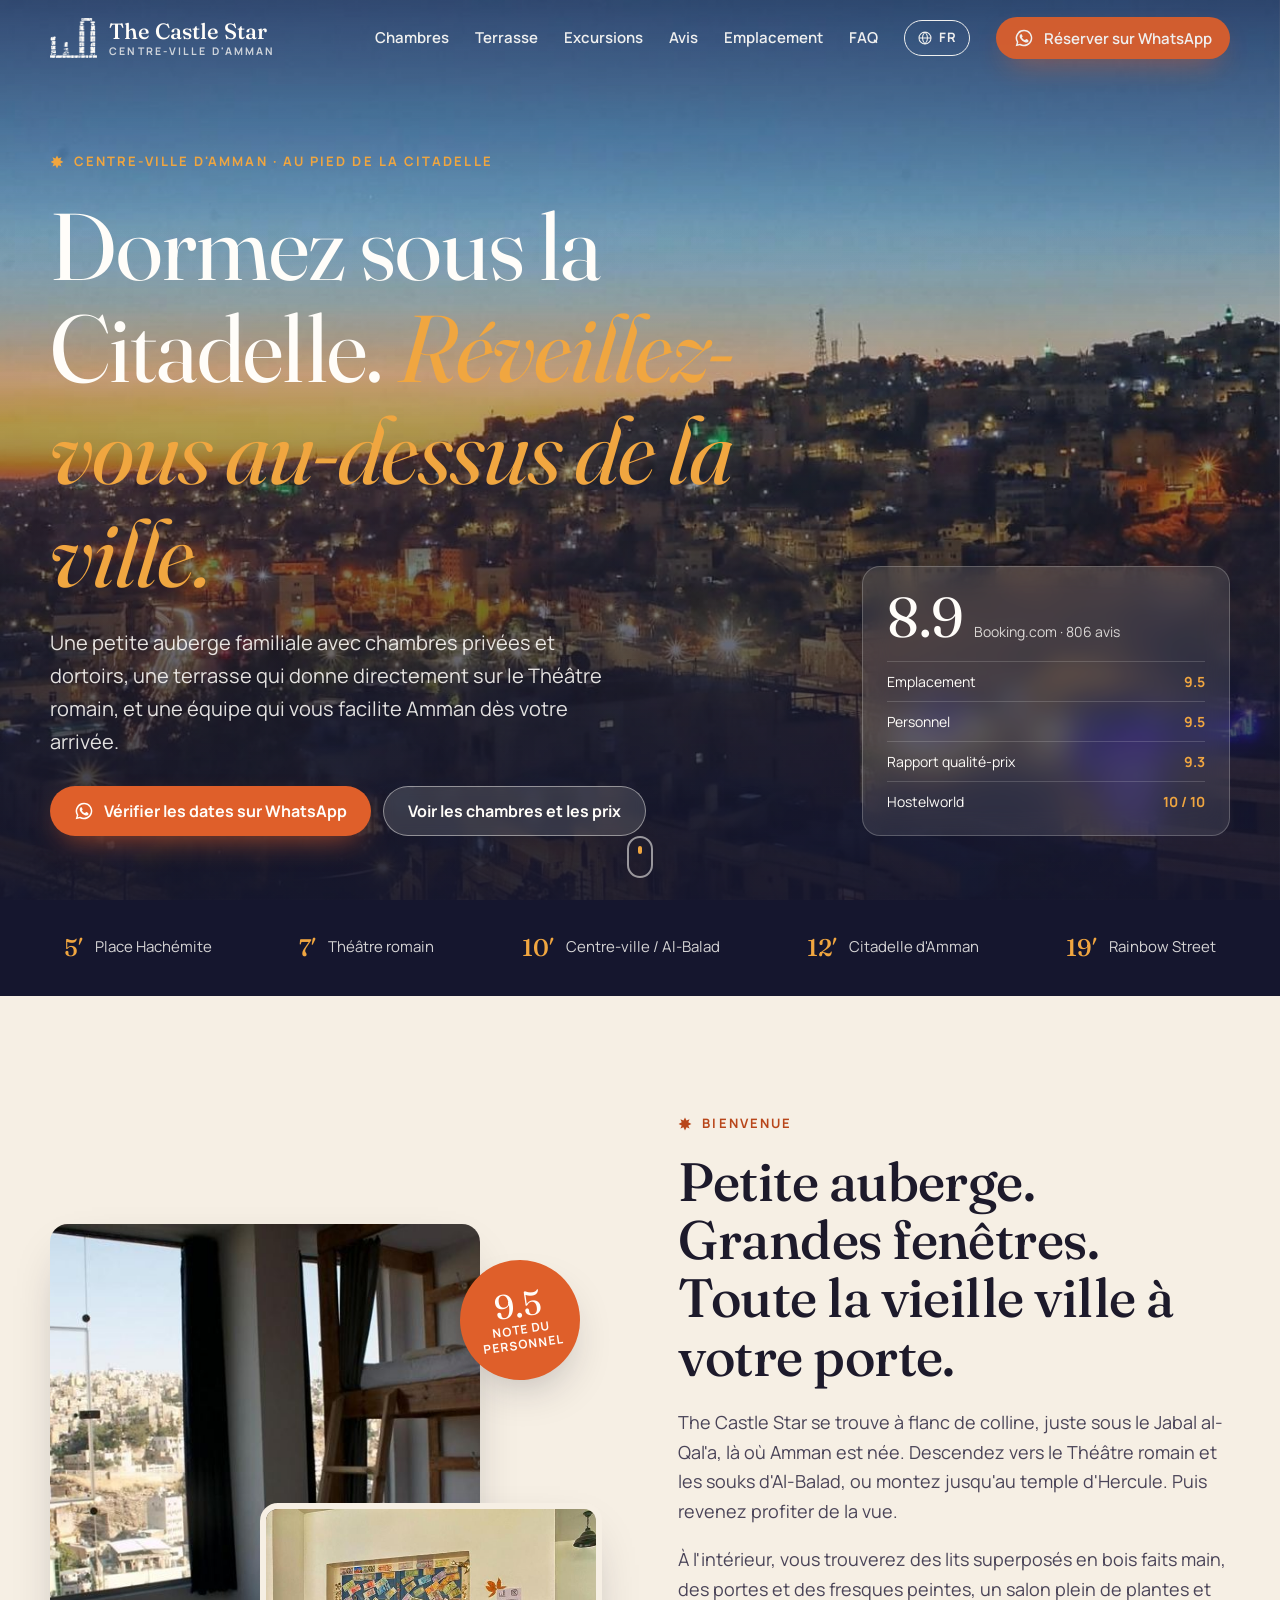
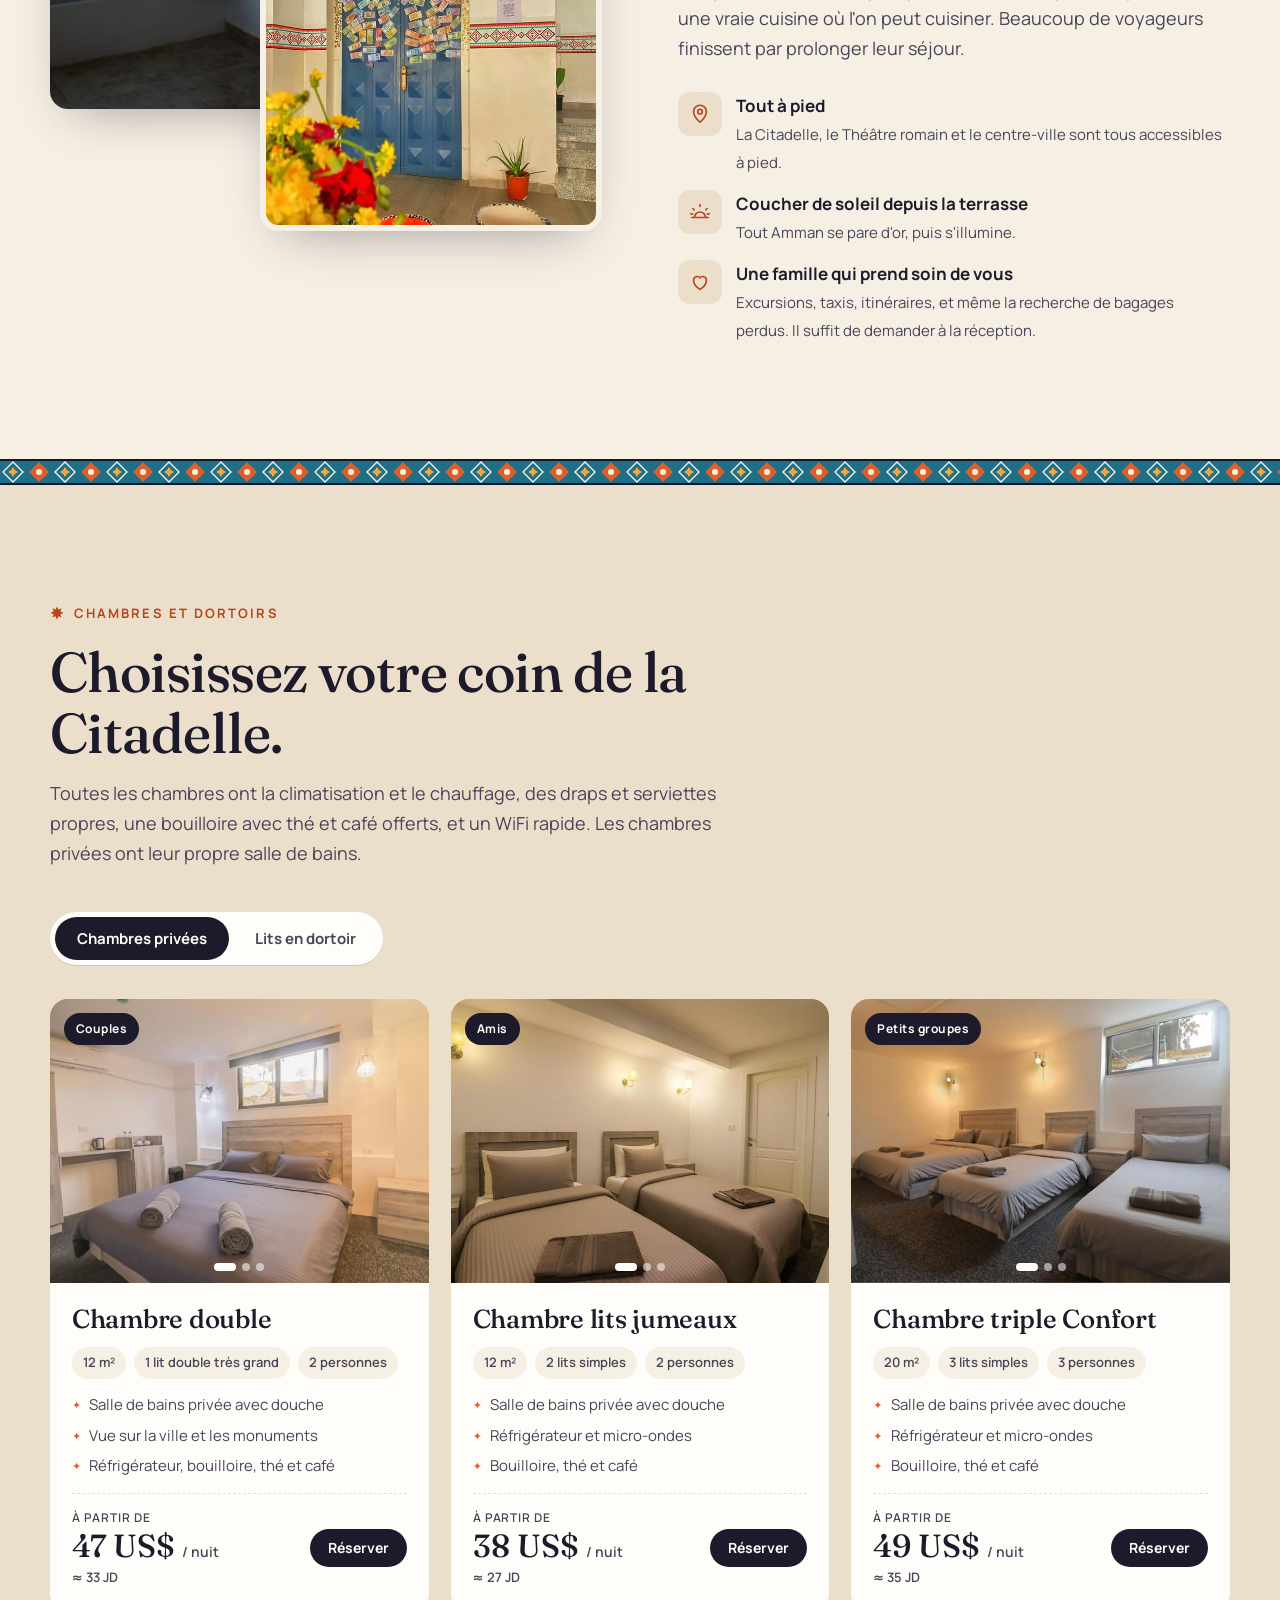
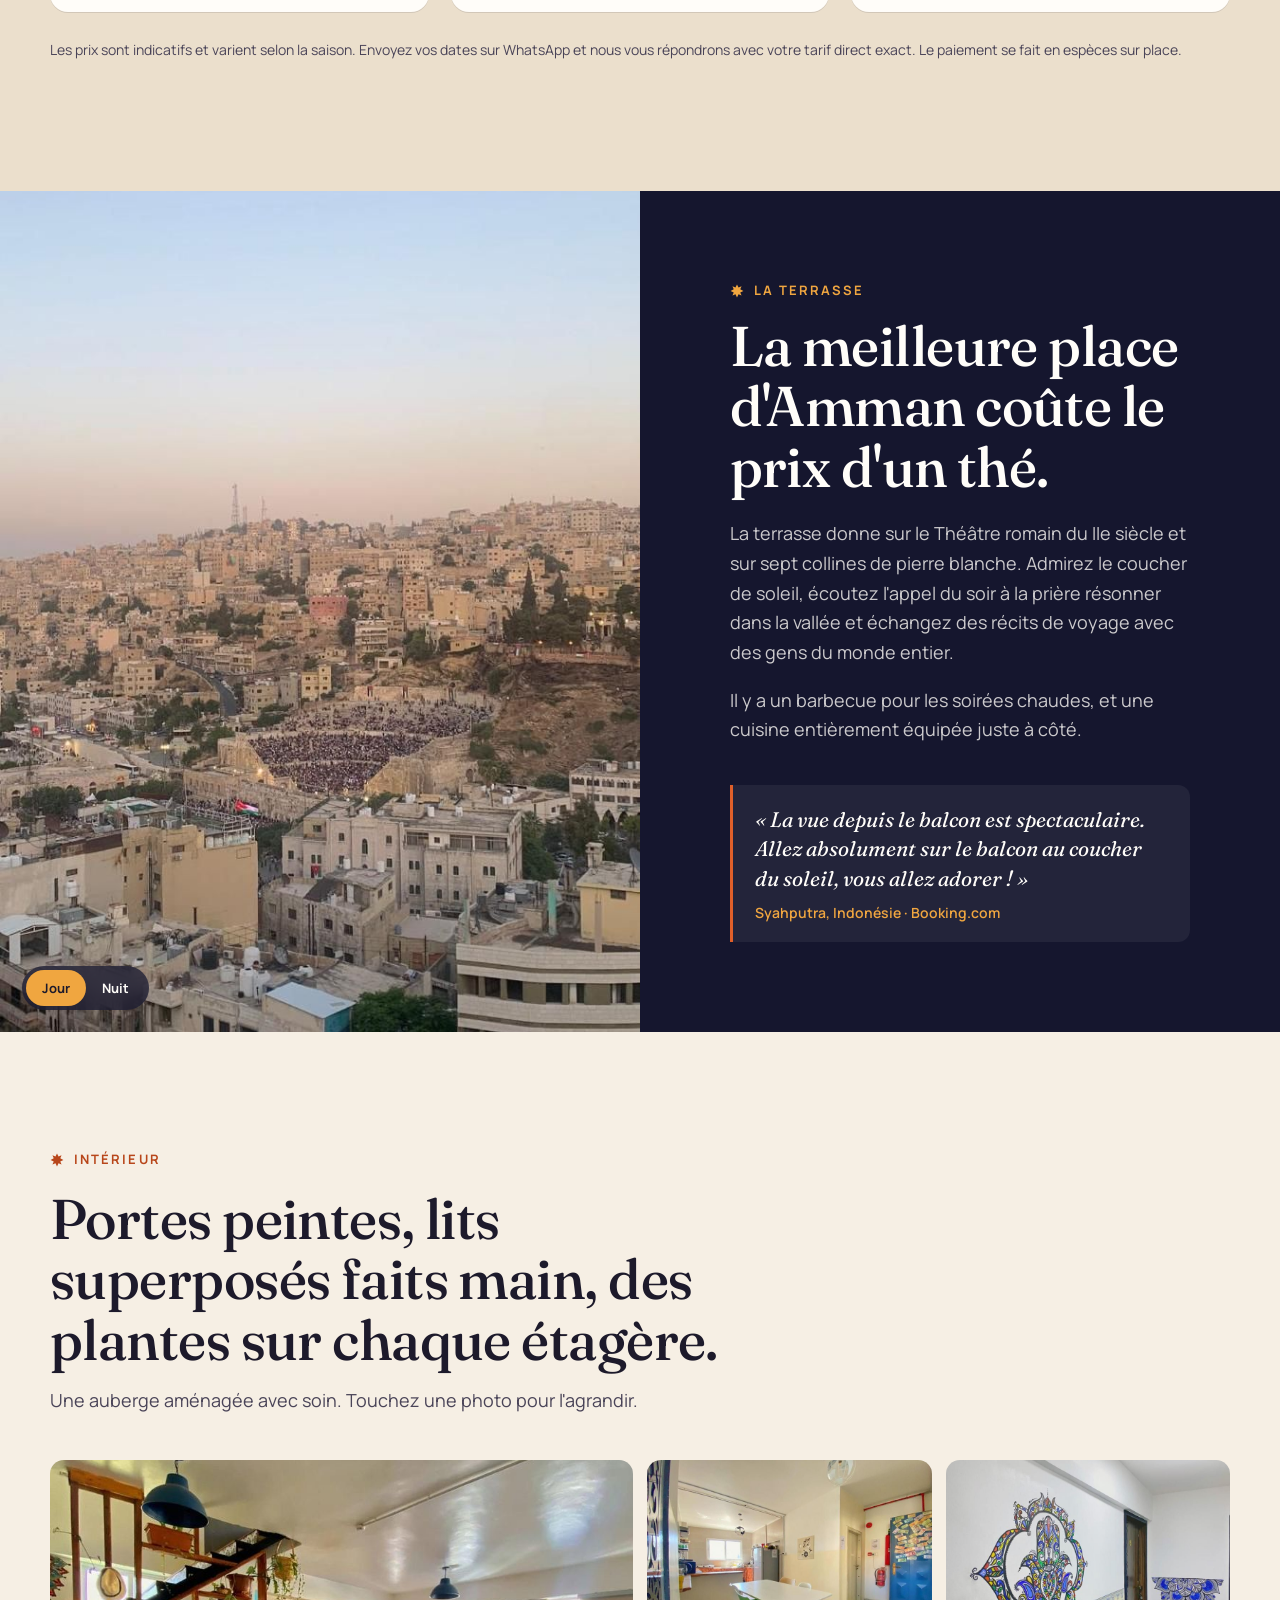
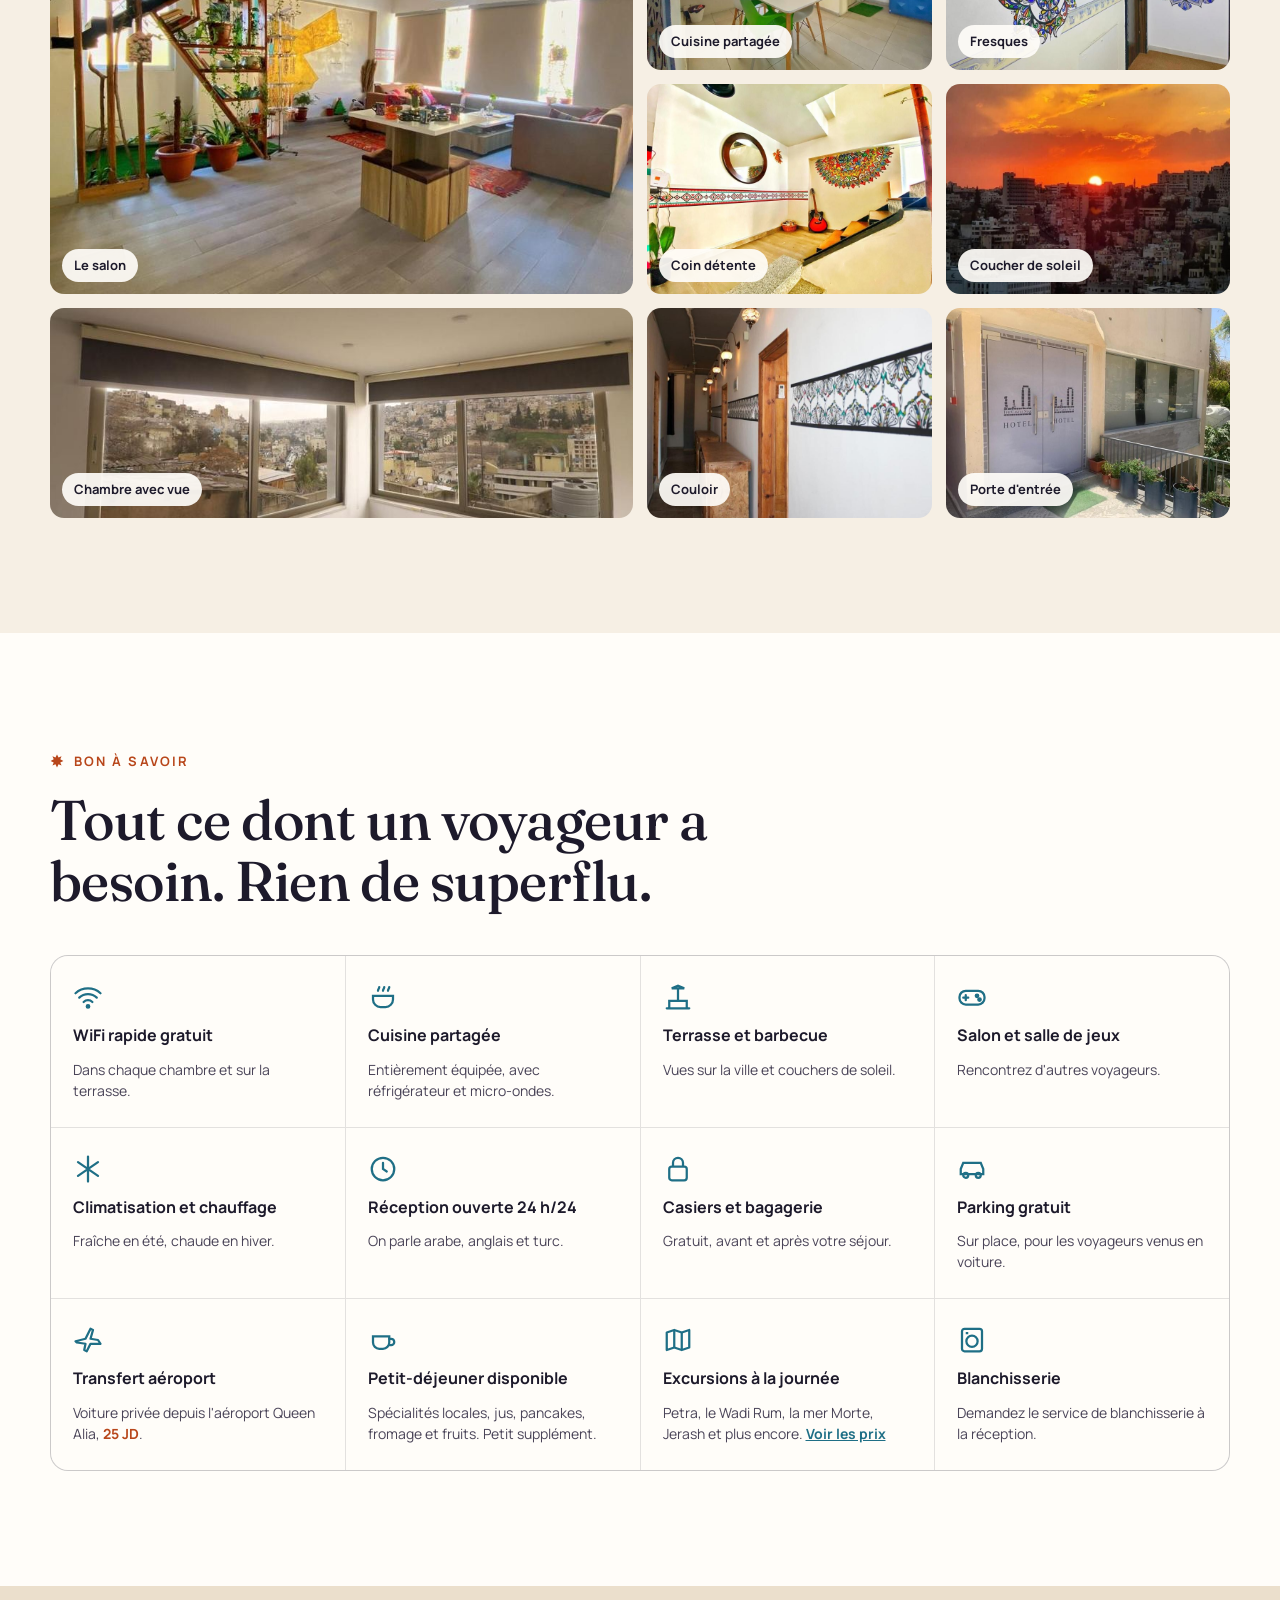
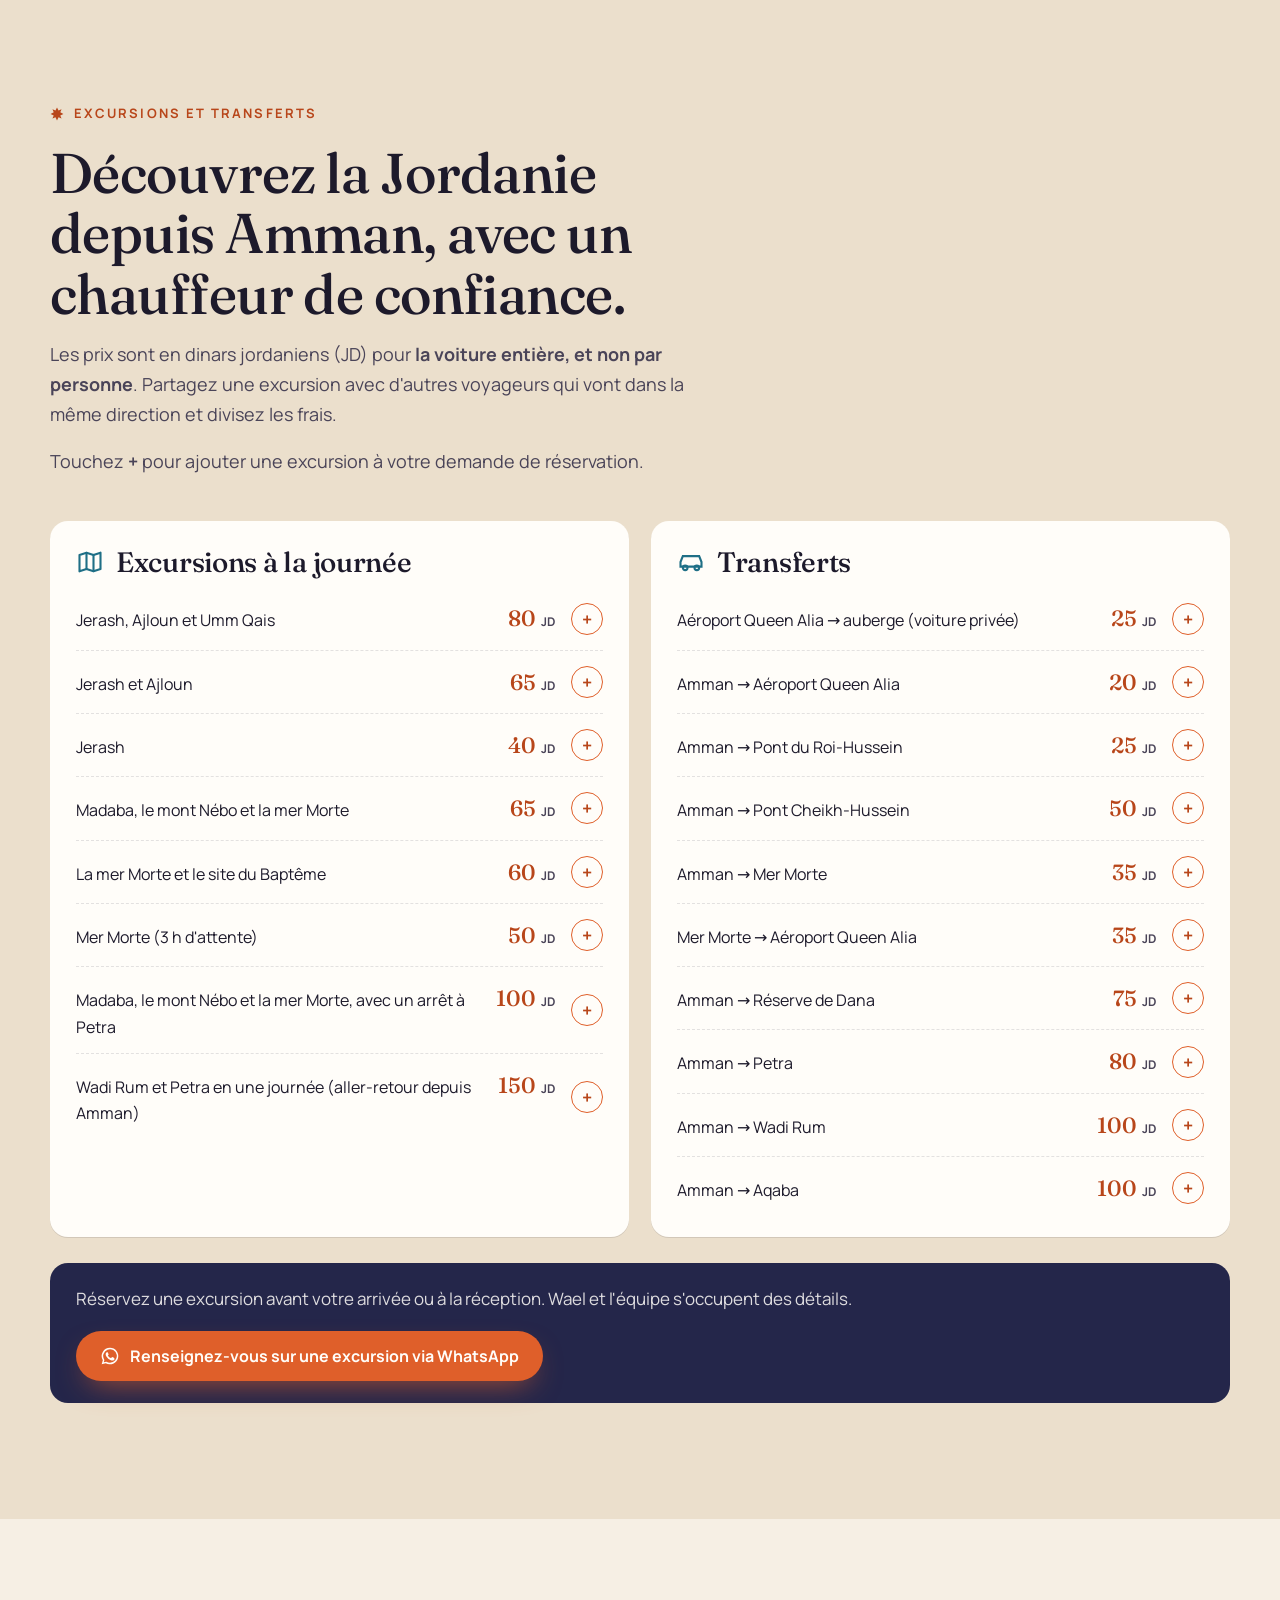
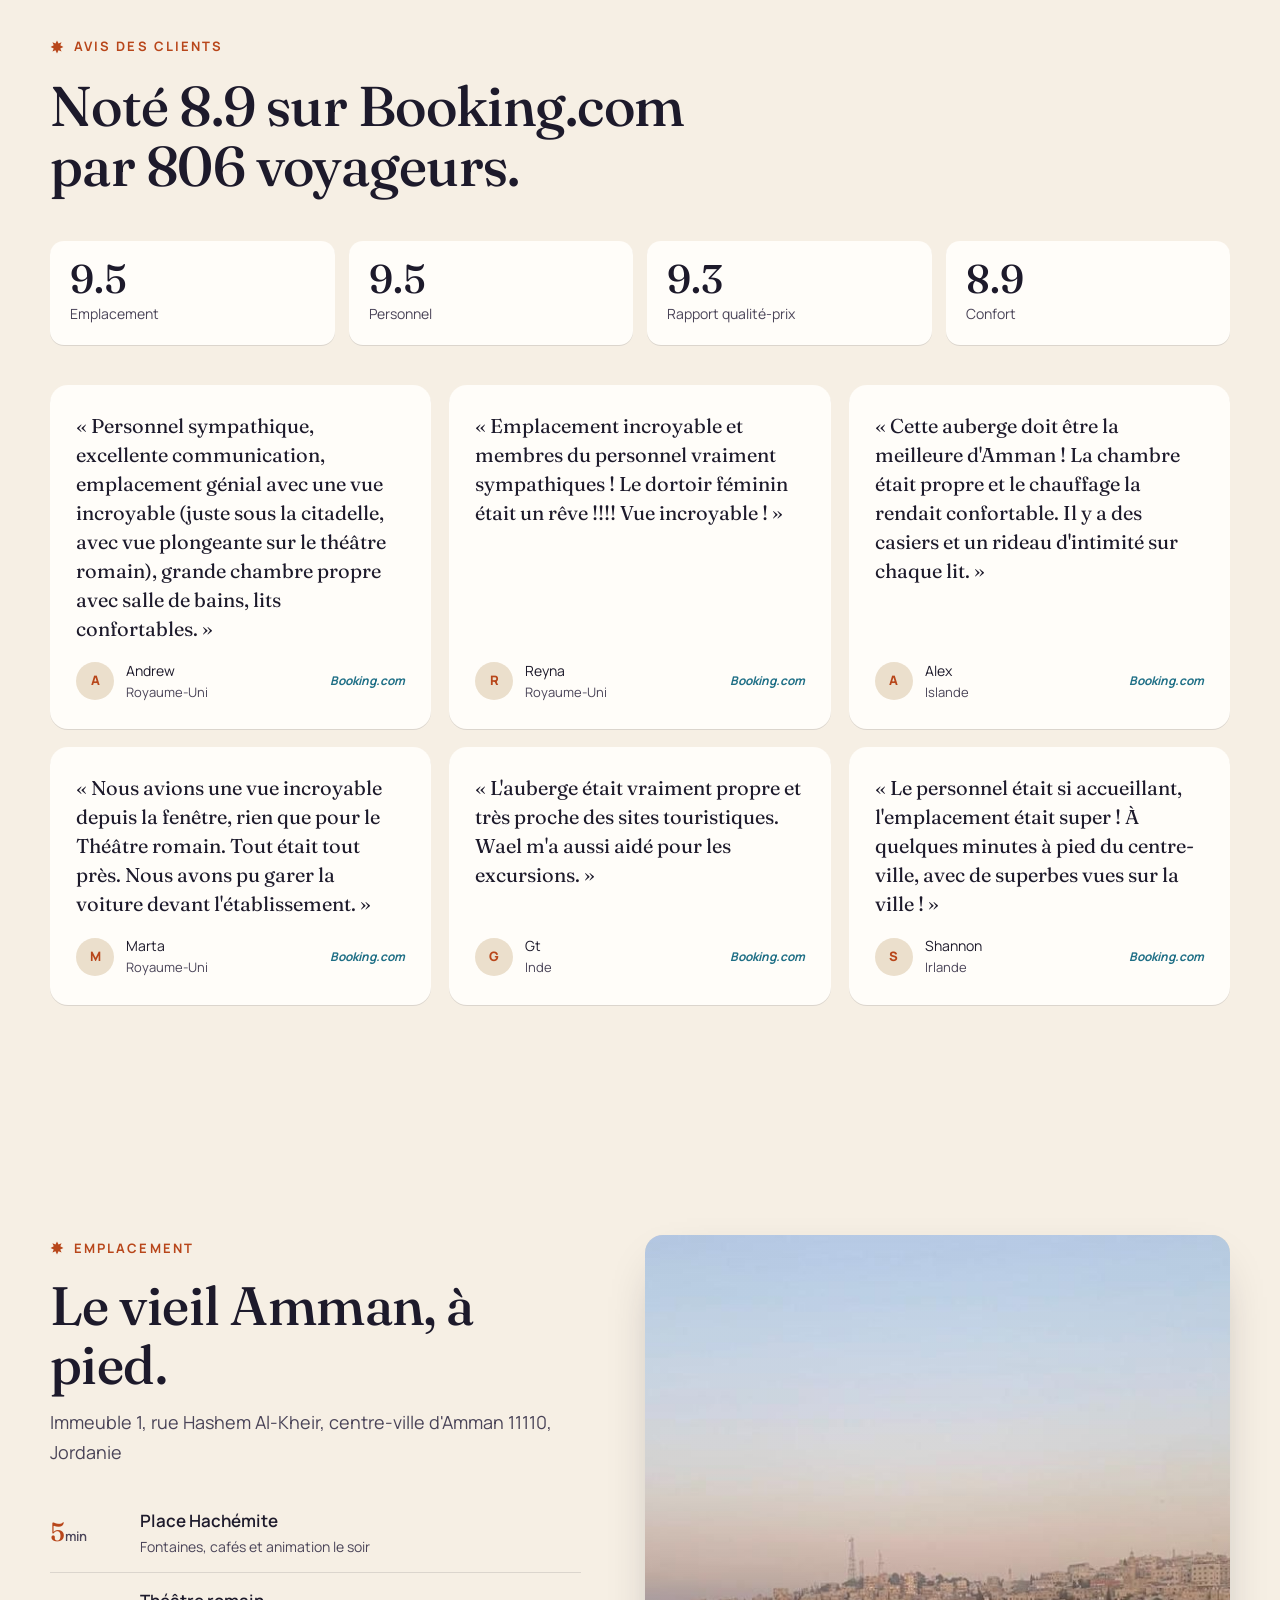
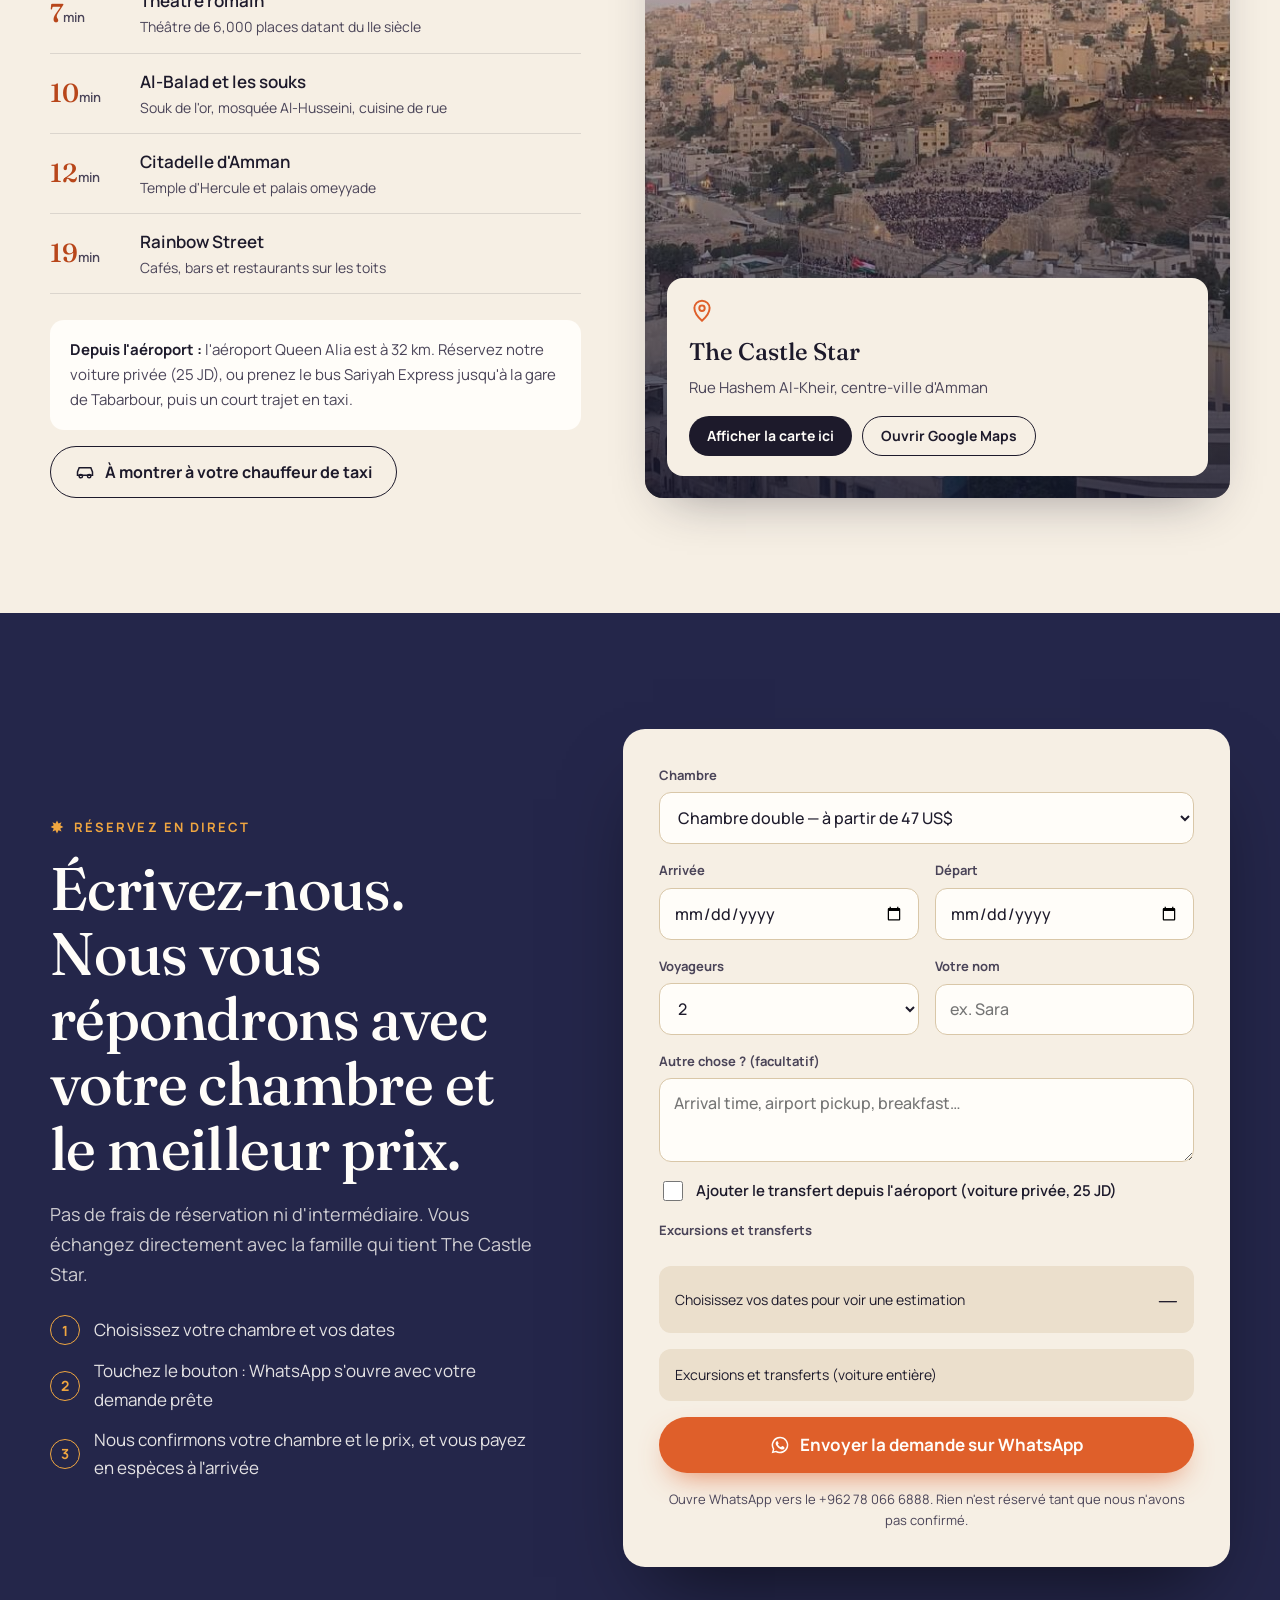
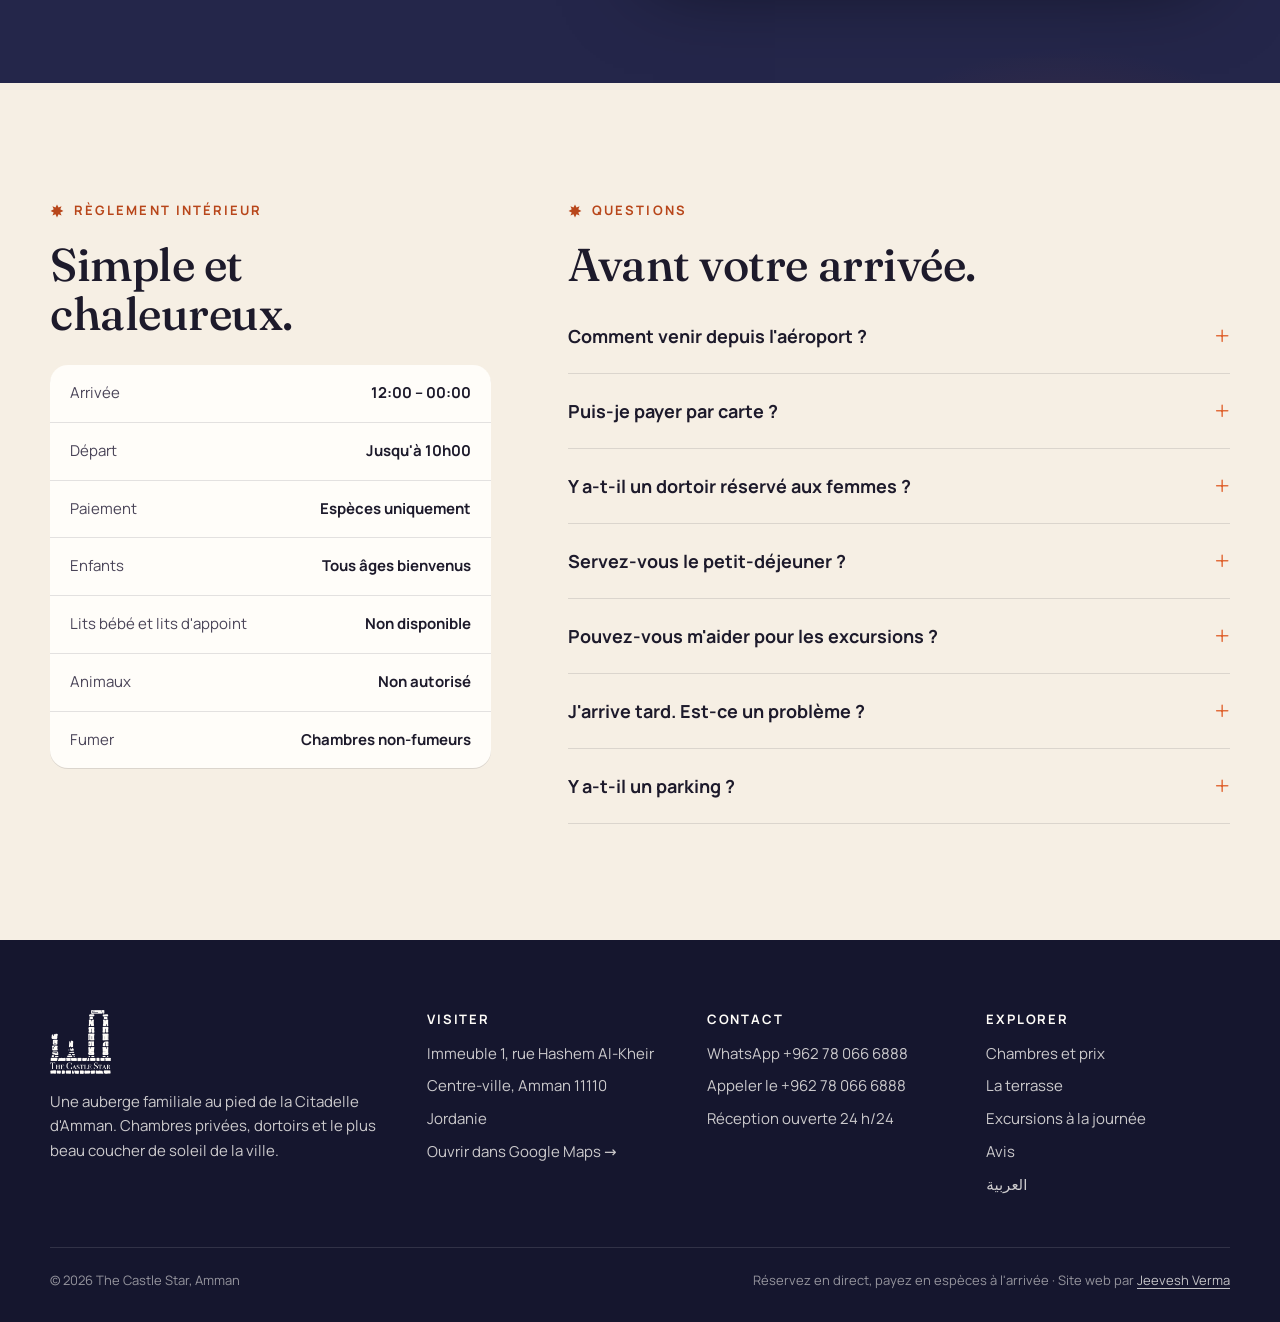
<file: fr/index.html>
<!doctype html>
<html lang="fr" dir="ltr">
<head>
<meta charset="utf-8">
<meta name="viewport" content="width=device-width, initial-scale=1">
<meta http-equiv="Content-Security-Policy" content="default-src 'self'; script-src 'self'; style-src 'self' 'unsafe-inline'; img-src 'self' data:; font-src 'self'; connect-src 'self'; frame-src https://www.google.com; object-src 'none'; base-uri 'self'; form-action 'none'">
<meta name="referrer" content="strict-origin-when-cross-origin">
<title>The Castle Star — Auberge au pied de la Citadelle, centre-ville d'Amman</title>
<meta name="description" content="Auberge familiale dans le centre-ville d&#x27;Amman, à deux pas de la Citadelle et du Théâtre romain. Chambres privées et dortoirs, couchers de soleil depuis le toit-terrasse, cuisine partagée. Réservez en direct sur WhatsApp.">
<meta property="og:title" content="The Castle Star — Centre-ville d&#x27;Amman">
<meta property="og:description" content="Chambres privées et dortoirs au pied de la Citadelle. Vue depuis le toit-terrasse sur le Théâtre romain. Réservez en direct sur WhatsApp.">
<meta property="og:image" content="https://jeeveshverma.github.io/castlestaramman/assets/img/hero-dusk.jpg">
<meta property="og:url" content="https://jeeveshverma.github.io/castlestaramman/fr/">
<meta property="og:site_name" content="The Castle Star">
<meta property="og:locale" content="fr_FR">
<meta name="twitter:card" content="summary_large_image">
<link rel="alternate" hreflang="en" href="https://jeeveshverma.github.io/castlestaramman/">
<link rel="alternate" hreflang="ar" href="https://jeeveshverma.github.io/castlestaramman/ar/">
<link rel="alternate" hreflang="fr" href="https://jeeveshverma.github.io/castlestaramman/fr/">
<link rel="alternate" hreflang="de" href="https://jeeveshverma.github.io/castlestaramman/de/">
<link rel="alternate" hreflang="it" href="https://jeeveshverma.github.io/castlestaramman/it/">
<link rel="alternate" hreflang="es" href="https://jeeveshverma.github.io/castlestaramman/es/">
<link rel="alternate" hreflang="nl" href="https://jeeveshverma.github.io/castlestaramman/nl/">
<link rel="alternate" hreflang="pl" href="https://jeeveshverma.github.io/castlestaramman/pl/">
<link rel="alternate" hreflang="ru" href="https://jeeveshverma.github.io/castlestaramman/ru/">
<link rel="alternate" hreflang="zh-Hans" href="https://jeeveshverma.github.io/castlestaramman/zh/">
<link rel="alternate" hreflang="ja" href="https://jeeveshverma.github.io/castlestaramman/ja/">
<link rel="alternate" hreflang="ko" href="https://jeeveshverma.github.io/castlestaramman/ko/">
<link rel="alternate" hreflang="x-default" href="https://jeeveshverma.github.io/castlestaramman/">
<link rel="canonical" href="https://jeeveshverma.github.io/castlestaramman/fr/">
<meta property="og:type" content="website">
<meta name="theme-color" content="#15162e">
<link rel="icon" type="image/png" href="../favicon.png">
<link rel="apple-touch-icon" href="../apple-touch-icon.png">


<link rel="preload" as="image" href="../assets/img/hero-dusk-800.jpg" imagesrcset="../assets/img/hero-dusk-800.jpg 800w, ../assets/img/hero-dusk.jpg 1280w" imagesizes="100vw">
<link rel="preload" href="../assets/fonts/fraunces.woff2" as="font" type="font/woff2" crossorigin>
<link rel="stylesheet" href="../assets/css/fonts.css">
<link rel="stylesheet" href="../assets/css/style.css">
<script type="application/ld+json">{"@context": "https://schema.org", "@type": "Hostel", "name": "The Castle Star", "url": "https://jeeveshverma.github.io/castlestaramman/", "image": "https://jeeveshverma.github.io/castlestaramman/assets/img/hero-dusk.jpg", "logo": "https://jeeveshverma.github.io/castlestaramman/assets/img/logo-dark.png", "telephone": "+962 78 066 6888", "address": {"@type": "PostalAddress", "streetAddress": "Building 1, Hashem Al-Kheir St.", "addressLocality": "Amman", "postalCode": "11110", "addressCountry": "JO"}, "checkinTime": "12:00", "checkoutTime": "10:00", "priceRange": "US$16–49", "currenciesAccepted": "JOD, USD", "paymentAccepted": "Cash", "availableLanguage": ["Arabic", "English", "Turkish"], "petsAllowed": false, "aggregateRating": {"@type": "AggregateRating", "ratingValue": "8.9", "bestRating": "10", "reviewCount": "806"}, "amenityFeature": [{"@type": "LocationFeatureSpecification", "name": "Free WiFi", "value": true}, {"@type": "LocationFeatureSpecification", "name": "Parking gratuit", "value": true}, {"@type": "LocationFeatureSpecification", "name": "Cuisine partagée", "value": true}, {"@type": "LocationFeatureSpecification", "name": "Terrasse", "value": true}]}</script>
</head>
<body data-t-photo="Photo">
<a class="skip" href="#main">Aller au contenu</a>

<svg width="0" height="0" style="position:absolute" aria-hidden="true">
  <symbol id="i-star" viewBox="0 0 24 24"><path fill="currentColor" d="M12 1l2.6 5.2 5.2-2.2-2.2 5.2L23 12l-5.4 2.6 2.2 5.2-5.2-2.2L12 23l-2.6-5.4-5.2 2.2 2.2-5.2L1 12l5.4-2.8-2.2-5.2 5.2 2.2z"/></symbol>
  <symbol id="i-wa" viewBox="0 0 24 24"><path fill="currentColor" d="M12 2a10 10 0 0 0-8.6 15.1L2 22l5-1.3A10 10 0 1 0 12 2zm0 18.2a8.2 8.2 0 0 1-4.2-1.2l-.3-.2-3 .8.8-2.9-.2-.3A8.2 8.2 0 1 1 12 20.2zm4.5-6.1c-.2-.1-1.5-.7-1.7-.8s-.4-.1-.6.1-.7.8-.8 1-.3.2-.5.1a6.7 6.7 0 0 1-3.3-2.9c-.3-.4.2-.4.7-1.4.1-.2 0-.3 0-.4l-.8-1.8c-.2-.5-.4-.4-.6-.4h-.5a1 1 0 0 0-.7.3 3 3 0 0 0-.9 2.2 5.2 5.2 0 0 0 1.1 2.7 11.8 11.8 0 0 0 4.5 4c1.7.7 2.3.8 3.1.6a2.7 2.7 0 0 0 1.8-1.2 2.2 2.2 0 0 0 .1-1.3c0-.1-.2-.2-.4-.3z"/></symbol>
  <symbol id="i-menu" viewBox="0 0 24 24"><path stroke="currentColor" stroke-width="2" stroke-linecap="round" d="M4 7h16M4 12h16M4 17h16"/></symbol>
  <symbol id="i-pin" viewBox="0 0 24 24"><path fill="none" stroke="currentColor" stroke-width="1.8" d="M12 21s7-6.2 7-11.5A7 7 0 0 0 5 9.5C5 14.8 12 21 12 21z"/><circle cx="12" cy="9.5" r="2.5" fill="none" stroke="currentColor" stroke-width="1.8"/></symbol>
  <symbol id="i-sun" viewBox="0 0 24 24"><g fill="none" stroke="currentColor" stroke-width="1.8" stroke-linecap="round"><path d="M3 18h18M6 18a6 6 0 0 1 12 0"/><path d="M12 6V4M5.6 9.6 4.2 8.2M18.4 9.6l1.4-1.4M2 14h2M20 14h2"/></g></symbol>
  <symbol id="i-heart" viewBox="0 0 24 24"><path fill="none" stroke="currentColor" stroke-width="1.8" d="M12 20s-7-4.4-7-10a4 4 0 0 1 7-2.6A4 4 0 0 1 19 10c0 5.6-7 10-7 10z"/></symbol>
  <symbol id="i-wifi" viewBox="0 0 24 24"><g fill="none" stroke="currentColor" stroke-width="1.8" stroke-linecap="round"><path d="M2 9a15 15 0 0 1 20 0M5 12.5a10 10 0 0 1 14 0M8.5 16a5 5 0 0 1 7 0"/><circle cx="12" cy="19.5" r="1" fill="currentColor"/></g></symbol>
  <symbol id="i-kitchen" viewBox="0 0 24 24"><g fill="none" stroke="currentColor" stroke-width="1.8" stroke-linecap="round"><path d="M4 11h16v3a6 6 0 0 1-6 6h-4a6 6 0 0 1-6-6z"/><path d="M8 7c0-1.5 1-1.5 1-3M12 7c0-1.5 1-1.5 1-3M16 7c0-1.5 1-1.5 1-3"/></g></symbol>
  <symbol id="i-terrace" viewBox="0 0 24 24"><g fill="none" stroke="currentColor" stroke-width="1.8" stroke-linecap="round"><path d="M3 21h18M5 21v-6h14v6M12 15V5M7 5h10l-5-2z"/></g></symbol>
  <symbol id="i-game" viewBox="0 0 24 24"><g fill="none" stroke="currentColor" stroke-width="1.8" stroke-linecap="round"><rect x="2" y="7" width="20" height="11" rx="5"/><path d="M7 10.5v4M5 12.5h4"/><circle cx="16" cy="11" r="1" fill="currentColor"/><circle cx="18" cy="14" r="1" fill="currentColor"/></g></symbol>
  <symbol id="i-snow" viewBox="0 0 24 24"><g fill="none" stroke="currentColor" stroke-width="1.8" stroke-linecap="round"><path d="M12 2v20M4 6.5l16 11M20 6.5l-16 11"/></g></symbol>
  <symbol id="i-desk" viewBox="0 0 24 24"><g fill="none" stroke="currentColor" stroke-width="1.8" stroke-linecap="round"><circle cx="12" cy="12" r="9"/><path d="M12 7v5l3 2"/></g></symbol>
  <symbol id="i-lock" viewBox="0 0 24 24"><g fill="none" stroke="currentColor" stroke-width="1.8"><rect x="5" y="10" width="14" height="11" rx="2"/><path d="M8 10V7a4 4 0 0 1 8 0v3"/></g></symbol>
  <symbol id="i-car" viewBox="0 0 24 24"><g fill="none" stroke="currentColor" stroke-width="1.8" stroke-linecap="round"><path d="M3 16v-4l2-5h14l2 5v4z"/><circle cx="7" cy="17" r="2"/><circle cx="17" cy="17" r="2"/></g></symbol>
  <symbol id="i-plane" viewBox="0 0 24 24"><path fill="none" stroke="currentColor" stroke-width="1.8" stroke-linejoin="round" d="M2 13l8-2 4-8 2 1-2 7 6 1 2 3-8 0-3 6-2-1 1-5-7-1z"/></symbol>
  <symbol id="i-map" viewBox="0 0 24 24"><g fill="none" stroke="currentColor" stroke-width="1.8" stroke-linejoin="round"><path d="M3 6l6-2 6 2 6-2v14l-6 2-6-2-6 2z"/><path d="M9 4v14M15 6v14"/></g></symbol>
  <symbol id="i-cup" viewBox="0 0 24 24"><g fill="none" stroke="currentColor" stroke-width="1.8" stroke-linecap="round"><path d="M4 9h13v5a5 5 0 0 1-5 5H9a5 5 0 0 1-5-5z"/><path d="M17 11h1.5a2.5 2.5 0 0 1 0 5H17"/></g></symbol>
  <symbol id="i-wash" viewBox="0 0 24 24"><g fill="none" stroke="currentColor" stroke-width="1.8"><rect x="4" y="3" width="16" height="18" rx="2"/><circle cx="12" cy="13" r="4.5"/><path d="M7 6.5h2"/></g></symbol>
  <symbol id="i-bike" viewBox="0 0 24 24"><g fill="none" stroke="currentColor" stroke-width="1.8" stroke-linecap="round"><circle cx="5.5" cy="16" r="3.5"/><circle cx="18.5" cy="16" r="3.5"/><path d="M5.5 16 9 9h6l3.5 7M9 9l3 7h-2M14 6h2"/></g></symbol>
  <symbol id="i-coin" viewBox="0 0 24 24"><g fill="none" stroke="currentColor" stroke-width="1.8"><circle cx="12" cy="12" r="9"/><path d="M15 9.5c-.5-1-1.6-1.5-3-1.5-1.7 0-3 .8-3 2s1.3 1.7 3 2 3 .8 3 2-1.3 2-3 2c-1.4 0-2.5-.5-3-1.5M12 6v12" stroke-linecap="round"/></g></symbol>
</svg>

<header class="site-header" id="top">
  <div class="wrap">
    <a class="brand" href="#top" aria-label="The Castle Star — accueil">
      <img class="logo-light" src="../assets/img/mark-light.png" alt="" width="47" height="40">
      <img class="logo-dark" src="../assets/img/mark-dark.png" alt="" width="47" height="40">
      <span class="wordmark">The Castle Star<small>Centre-ville d'Amman</small></span>
    </a>
    <nav class="nav" id="nav" aria-label="Menu principal">
      <a href="#rooms">Chambres</a>
      <a href="#rooftop">Terrasse</a>
      <a href="#trips">Excursions</a>
      <a href="#reviews">Avis</a>
      <a href="#location">Emplacement</a>
      <a href="#faq">FAQ</a>
      <!--langs--><details class="langs" translate="no"><summary aria-label="Language: Français"><svg viewBox="0 0 24 24" aria-hidden="true"><path fill="none" stroke="currentColor" stroke-width="1.6" d="M12 3a9 9 0 1 0 0 18 9 9 0 0 0 0-18zm-9 9h18M12 3c2.5 2.6 3.8 5.6 3.8 9s-1.3 6.4-3.8 9c-2.5-2.6-3.8-5.6-3.8-9S9.5 5.6 12 3z"/></svg>FR</summary><ul><li><a href="../" hreflang="en" lang="en">English</a></li><li><a href="../ar/" hreflang="ar" lang="ar">العربية</a></li><li><a href="../fr/" hreflang="fr" lang="fr" aria-current="true">Français</a></li><li><a href="../de/" hreflang="de" lang="de">Deutsch</a></li><li><a href="../it/" hreflang="it" lang="it">Italiano</a></li><li><a href="../es/" hreflang="es" lang="es">Español</a></li><li><a href="../nl/" hreflang="nl" lang="nl">Nederlands</a></li><li><a href="../pl/" hreflang="pl" lang="pl">Polski</a></li><li><a href="../ru/" hreflang="ru" lang="ru">Русский</a></li><li><a href="../zh/" hreflang="zh-Hans" lang="zh-Hans">简体中文</a></li><li><a href="../ja/" hreflang="ja" lang="ja">日本語</a></li><li><a href="../ko/" hreflang="ko" lang="ko">한국어</a></li></ul></details><!--/langs-->
      <a class="btn btn-wa" href="#book"><svg><use href="#i-wa"/></svg>Réserver sur WhatsApp</a>
    </nav>
    <button class="menu-toggle" aria-label="Ouvrir le menu" aria-expanded="false" aria-controls="nav"><svg><use href="#i-menu"/></svg></button>
  </div>
</header>

<main id="main">
<!-- ============ HERO ============ -->
<section class="hero">
  <div class="hero-media"><img src="../assets/img/hero-dusk.jpg" alt="Amman au crépuscule depuis The Castle Star, avec le Théâtre romain illuminé en contrebas" fetchpriority="high" width="1280" height="852" srcset="../assets/img/hero-dusk-800.jpg 800w, ../assets/img/hero-dusk.jpg 1280w" sizes="100vw"></div>
  <div class="wrap hero-inner">
    <div>
      <span class="eyebrow"><svg><use href="#i-star"/></svg>Centre-ville d'Amman · au pied de la Citadelle</span>
      <h1>Dormez sous la Citadelle. <em>Réveillez-vous au-dessus de la ville.</em></h1>
      <p class="hero-lead">Une petite auberge familiale avec chambres privées et dortoirs, une terrasse qui donne directement sur le Théâtre romain, et une équipe qui vous facilite Amman dès votre arrivée.</p>
      <div class="hero-ctas">
        <a class="btn btn-wa" href="#book"><svg><use href="#i-wa"/></svg>Vérifier les dates sur WhatsApp</a>
        <a class="btn btn-ghost" href="#rooms">Voir les chambres et les prix</a>
      </div>
    </div>
    <aside class="hero-card" aria-label="Notes des clients">
      <div class="score"><b>8.9</b><span>Booking.com · 806 avis</span></div>
      <ul>
        <li>Emplacement <b>9.5</b></li>
        <li>Personnel <b>9.5</b></li>
        <li>Rapport qualité-prix <b>9.3</b></li>
        <li>Hostelworld <b>10 / 10</b></li>
      </ul>
    </aside>
  </div>
  <a class="hero-cue" href="#rooms" aria-label="Faire défiler"></a>
</section>

<!-- ============ DISTANCE RIBBON ============ -->
<div class="ribbon" aria-label="Distances à pied">
  <div class="wrap">
    <ul>
      <li><b>5′</b><span>Place Hachémite</span></li>
      <li><b>7′</b><span>Théâtre romain</span></li>
      <li><b>10′</b><span>Centre-ville / Al-Balad</span></li>
      <li><b>12′</b><span>Citadelle d'Amman</span></li>
      <li><b>19′</b><span>Rainbow Street</span></li>
    </ul>
  </div>
</div>

<!-- ============ STORY ============ -->
<section class="section">
  <div class="wrap story">
    <div class="story-photos reveal">
      <figure class="p1"><img src="../assets/img/dorm-window.jpg" alt="Dortoir avec une grande fenêtre sur Amman" loading="lazy" width="1280" height="852" srcset="../assets/img/dorm-window-800.jpg 800w, ../assets/img/dorm-window.jpg 1280w" sizes="(max-width: 640px) 100vw, (max-width: 1080px) 50vw, 33vw"></figure>
      <figure class="p2"><img src="../assets/img/blue-door.jpg" alt="Porte bleue peinte à la main à l&#x27;intérieur de The Castle Star" loading="lazy" width="1173" height="900" srcset="../assets/img/blue-door-800.jpg 800w, ../assets/img/blue-door.jpg 1173w" sizes="(max-width: 640px) 100vw, (max-width: 1080px) 50vw, 33vw"></figure>
      <div class="stamp"><span><b>9.5</b>note du personnel</span></div>
    </div>
    <div class="story-text reveal">
      <span class="eyebrow"><svg><use href="#i-star"/></svg>Bienvenue</span>
      <h2>Petite auberge. Grandes fenêtres. Toute la vieille ville à votre porte.</h2>
      <p>The Castle Star se trouve à flanc de colline, juste sous le Jabal al-Qal'a, là où Amman est née. Descendez vers le Théâtre romain et les souks d'Al-Balad, ou montez jusqu'au temple d'Hercule. Puis revenez profiter de la vue.</p>
      <p>À l'intérieur, vous trouverez des lits superposés en bois faits main, des portes et des fresques peintes, un salon plein de plantes et une vraie cuisine où l'on peut cuisiner. Beaucoup de voyageurs finissent par prolonger leur séjour.</p>
      <ul class="story-points">
        <li><span class="ico"><svg><use href="#i-pin"/></svg></span><div><b>Tout à pied</b><span>La Citadelle, le Théâtre romain et le centre-ville sont tous accessibles à pied.</span></div></li>
        <li><span class="ico"><svg><use href="#i-sun"/></svg></span><div><b>Coucher de soleil depuis la terrasse</b><span>Tout Amman se pare d'or, puis s'illumine.</span></div></li>
        <li><span class="ico"><svg><use href="#i-heart"/></svg></span><div><b>Une famille qui prend soin de vous</b><span>Excursions, taxis, itinéraires, et même la recherche de bagages perdus. Il suffit de demander à la réception.</span></div></li>
      </ul>
    </div>
  </div>
</section>

<div class="tileband" aria-hidden="true"></div>

<!-- ============ ROOMS ============ -->
<section class="section rooms" id="rooms">
  <div class="wrap">
    <div class="section-head reveal">
      <span class="eyebrow"><svg><use href="#i-star"/></svg>Chambres et dortoirs</span>
      <h2>Choisissez votre coin de la Citadelle.</h2>
      <p>Toutes les chambres ont la climatisation et le chauffage, des draps et serviettes propres, une bouilloire avec thé et café offerts, et un WiFi rapide. Les chambres privées ont leur propre salle de bains.</p>
    </div>

    <div class="room-tabs" role="tablist" aria-label="Type de chambre">
      <button role="tab" aria-selected="true" aria-controls="tab-private" id="t-private">Chambres privées</button>
      <button role="tab" aria-selected="false" aria-controls="tab-dorms" id="t-dorms">Lits en dortoir</button>
    </div>

    <div class="room-grid" id="tab-private" role="tabpanel" aria-labelledby="t-private">
      <article class="room reveal" data-room="Double Room">
        <div class="room-gallery">
          <img class="on" src="../assets/img/double-1.jpg" alt="Chambre double avec grand lit et fenêtre sur la ville" loading="lazy" width="1248" height="832" srcset="../assets/img/double-1-800.jpg 800w, ../assets/img/double-1.jpg 1248w" sizes="(max-width: 640px) 100vw, (max-width: 1080px) 50vw, 33vw">
          <img src="../assets/img/double-2.jpg" alt="Chambre double avec douche à l&#x27;italienne" loading="lazy" width="1280" height="853" srcset="../assets/img/double-2-800.jpg 800w, ../assets/img/double-2.jpg 1280w" sizes="(max-width: 640px) 100vw, (max-width: 1080px) 50vw, 33vw">
          <img src="../assets/img/double-3.jpg" alt="Chambre double et salle de bains privée" loading="lazy" width="1200" height="900" srcset="../assets/img/double-3-800.jpg 800w, ../assets/img/double-3.jpg 1200w" sizes="(max-width: 640px) 100vw, (max-width: 1080px) 50vw, 33vw">
          <span class="tag">Couples</span>
        </div>
        <div class="room-body">
          <h3>Chambre double</h3>
          <div class="room-meta"><span>12 m²</span><span>1 lit double très grand</span><span>2 personnes</span></div>
          <ul><li>Salle de bains privée avec douche</li><li>Vue sur la ville et les monuments</li><li>Réfrigérateur, bouilloire, thé et café</li></ul>
          <div class="room-foot">
            <div class="price"><small>À partir de</small><b>47 US$ <sub>/ nuit</sub></b><em class="jd">≈ 33 JD</em></div>
            <a class="btn btn-dark" href="#book" data-pick="Double Room">Réserver</a>
          </div>
        </div>
      </article>

      <article class="room reveal" data-room="Twin Room">
        <div class="room-gallery">
          <img class="on" src="../assets/img/twin-1.jpg" alt="Chambre avec deux lits simples" loading="lazy" width="1280" height="853" srcset="../assets/img/twin-1-800.jpg 800w, ../assets/img/twin-1.jpg 1280w" sizes="(max-width: 640px) 100vw, (max-width: 1080px) 50vw, 33vw">
          <img src="../assets/img/twin-2.jpg" alt="Intérieur de la chambre lits jumeaux" loading="lazy" width="1280" height="853" srcset="../assets/img/twin-2-800.jpg 800w, ../assets/img/twin-2.jpg 1280w" sizes="(max-width: 640px) 100vw, (max-width: 1080px) 50vw, 33vw">
          <img src="../assets/img/twin-3.jpg" alt="Salle de bains privée avec douche vitrée" loading="lazy" width="1280" height="853" srcset="../assets/img/twin-3-800.jpg 800w, ../assets/img/twin-3.jpg 1280w" sizes="(max-width: 640px) 100vw, (max-width: 1080px) 50vw, 33vw">
          <span class="tag">Amis</span>
        </div>
        <div class="room-body">
          <h3>Chambre lits jumeaux</h3>
          <div class="room-meta"><span>12 m²</span><span>2 lits simples</span><span>2 personnes</span></div>
          <ul><li>Salle de bains privée avec douche</li><li>Réfrigérateur et micro-ondes</li><li>Bouilloire, thé et café</li></ul>
          <div class="room-foot">
            <div class="price"><small>À partir de</small><b>38 US$ <sub>/ nuit</sub></b><em class="jd">≈ 27 JD</em></div>
            <a class="btn btn-dark" href="#book" data-pick="Twin Room">Réserver</a>
          </div>
        </div>
      </article>

      <article class="room reveal" data-room="Comfort Triple Room">
        <div class="room-gallery">
          <img class="on" src="../assets/img/triple-1.jpg" alt="Chambre triple Confort avec trois lits simples" loading="lazy" width="1248" height="832" srcset="../assets/img/triple-1-800.jpg 800w, ../assets/img/triple-1.jpg 1248w" sizes="(max-width: 640px) 100vw, (max-width: 1080px) 50vw, 33vw">
          <img src="../assets/img/triple-2.jpg" alt="Chambre triple avec fenêtre" loading="lazy" width="1280" height="853" srcset="../assets/img/triple-2-800.jpg 800w, ../assets/img/triple-2.jpg 1280w" sizes="(max-width: 640px) 100vw, (max-width: 1080px) 50vw, 33vw">
          <img src="../assets/img/triple-3.jpg" alt="Salle de bains de la chambre triple" loading="lazy" width="1280" height="853" srcset="../assets/img/triple-3-800.jpg 800w, ../assets/img/triple-3.jpg 1280w" sizes="(max-width: 640px) 100vw, (max-width: 1080px) 50vw, 33vw">
          <span class="tag">Petits groupes</span>
        </div>
        <div class="room-body">
          <h3>Chambre triple Confort</h3>
          <div class="room-meta"><span>20 m²</span><span>3 lits simples</span><span>3 personnes</span></div>
          <ul><li>Salle de bains privée avec douche</li><li>Réfrigérateur et micro-ondes</li><li>Bouilloire, thé et café</li></ul>
          <div class="room-foot">
            <div class="price"><small>À partir de</small><b>49 US$ <sub>/ nuit</sub></b><em class="jd">≈ 35 JD</em></div>
            <a class="btn btn-dark" href="#book" data-pick="Comfort Triple Room">Réserver</a>
          </div>
        </div>
      </article>
    </div>

    <div class="room-grid two" id="tab-dorms" role="tabpanel" aria-labelledby="t-dorms" hidden>
      <article class="room" data-room="Bed in 6-Bed Female Dorm">
        <div class="room-gallery">
          <img class="on" src="../assets/img/female-1.jpg" alt="Dortoir féminin avec lits superposés en bois et rideaux d&#x27;intimité" loading="lazy" width="1280" height="852" srcset="../assets/img/female-1-800.jpg 800w, ../assets/img/female-1.jpg 1280w" sizes="(max-width: 640px) 100vw, (max-width: 1080px) 50vw, 33vw">
          <img src="../assets/img/female-2.jpg" alt="Lits superposés du dortoir féminin" loading="lazy" width="1280" height="852" srcset="../assets/img/female-2-800.jpg 800w, ../assets/img/female-2.jpg 1280w" sizes="(max-width: 640px) 100vw, (max-width: 1080px) 50vw, 33vw">
          <img src="../assets/img/female-3.jpg" alt="Fenêtre du dortoir donnant sur la Citadelle" loading="lazy" width="1280" height="852" srcset="../assets/img/female-3-800.jpg 800w, ../assets/img/female-3.jpg 1280w" sizes="(max-width: 640px) 100vw, (max-width: 1080px) 50vw, 33vw">
          <span class="tag female">Femmes uniquement</span>
        </div>
        <div class="room-body">
          <h3>Dortoir féminin de 6 lits</h3>
          <div class="room-meta"><span>20 m²</span><span>Lit superposé</span><span>Prix par lit</span></div>
          <ul><li>Rideau d'intimité sur chaque lit</li><li>Casier personnel et rangement</li><li>Vues sur la ville et les monuments</li></ul>
          <div class="room-foot">
            <div class="price"><small>À partir de</small><b>16 US$ <sub>/ lit</sub></b><em class="jd">≈ 11 JD</em></div>
            <a class="btn btn-dark" href="#book" data-pick="Bed in 6-Bed Female Dorm">Réserver</a>
          </div>
        </div>
      </article>

      <article class="room" data-room="Bed in 8-Bed Mixed Dorm">
        <div class="room-gallery">
          <img class="on" src="../assets/img/mixed-1.jpg" alt="Dortoir mixte avec lits superposés en bois faits main" loading="lazy" width="1280" height="852" srcset="../assets/img/mixed-1-800.jpg 800w, ../assets/img/mixed-1.jpg 1280w" sizes="(max-width: 640px) 100vw, (max-width: 1080px) 50vw, 33vw">
          <img src="../assets/img/mixed-2.jpg" alt="Lits superposés du dortoir mixte et porte en bois" loading="lazy" width="1280" height="852" srcset="../assets/img/mixed-2-800.jpg 800w, ../assets/img/mixed-2.jpg 1280w" sizes="(max-width: 640px) 100vw, (max-width: 1080px) 50vw, 33vw">
          <img src="../assets/img/mixed-3.jpg" alt="Dortoir mixte" loading="lazy" width="1024" height="682" srcset="../assets/img/mixed-3-800.jpg 800w, ../assets/img/mixed-3.jpg 1024w" sizes="(max-width: 640px) 100vw, (max-width: 1080px) 50vw, 33vw">
          <span class="tag">Routards</span>
        </div>
        <div class="room-body">
          <h3>Dortoir mixte de 8 lits</h3>
          <div class="room-meta"><span>20 m²</span><span>Lit superposé</span><span>Prix par lit</span></div>
          <ul><li>Rideau d'intimité sur chaque lit</li><li>Casier personnel et rangement</li><li>Vues sur la ville et les monuments</li></ul>
          <div class="room-foot">
            <div class="price"><small>À partir de</small><b>16 US$ <sub>/ lit</sub></b><em class="jd">≈ 11 JD</em></div>
            <a class="btn btn-dark" href="#book" data-pick="Bed in 8-Bed Mixed Dorm">Réserver</a>
          </div>
        </div>
      </article>
    </div>

    <p class="rates-note">Les prix sont indicatifs et varient selon la saison. Envoyez vos dates sur WhatsApp et nous vous répondrons avec votre tarif direct exact. Le paiement se fait en espèces sur place.</p>
  </div>
</section>

<!-- ============ ROOFTOP ============ -->
<section class="rooftop" id="rooftop">
  <div class="rooftop-grid">
    <div class="rooftop-media" id="viewbox">
      <img src="../assets/img/view-day.jpg" alt="Vue de jour sur Amman et le Théâtre romain" loading="lazy" width="675" height="900">
      <img class="alt" src="../assets/img/view-night.jpg" alt="Vue de nuit sur le Théâtre romain illuminé" loading="lazy" width="506" height="900">
      <div class="toggle" role="group" aria-label="Vue">
        <button aria-pressed="true" data-view="day">Jour</button>
        <button aria-pressed="false" data-view="night">Nuit</button>
      </div>
    </div>
    <div class="rooftop-text reveal">
      <span class="eyebrow"><svg><use href="#i-star"/></svg>La terrasse</span>
      <h2>La meilleure place d'Amman coûte le prix d'un thé.</h2>
      <p>La terrasse donne sur le Théâtre romain du IIe siècle et sur sept collines de pierre blanche. Admirez le coucher de soleil, écoutez l'appel du soir à la prière résonner dans la vallée et échangez des récits de voyage avec des gens du monde entier.</p>
      <p>Il y a un barbecue pour les soirées chaudes, et une cuisine entièrement équipée juste à côté.</p>
      <blockquote>« La vue depuis le balcon est spectaculaire. Allez absolument sur le balcon au coucher du soleil, vous allez adorer ! »<cite>Syahputra, Indonésie · Booking.com</cite></blockquote>
    </div>
  </div>
</section>

<!-- ============ INSIDE ============ -->
<section class="section" id="inside">
  <div class="wrap">
    <div class="section-head reveal">
      <span class="eyebrow"><svg><use href="#i-star"/></svg>Intérieur</span>
      <h2>Portes peintes, lits superposés faits main, des plantes sur chaque étagère.</h2>
      <p>Une auberge aménagée avec soin. Touchez une photo pour l'agrandir.</p>
    </div>
    <div class="mosaic">
      <figure class="w2 h2"><img src="../assets/img/lounge.jpg" alt="Salon avec canapés et étagères pleines de plantes" loading="lazy" width="1200" height="900" srcset="../assets/img/lounge-800.jpg 800w, ../assets/img/lounge.jpg 1200w" sizes="(max-width: 900px) 100vw, 50vw"><figcaption>Le salon</figcaption></figure>
      <figure><img src="../assets/img/kitchen.jpg" alt="Cuisine partagée et table à manger" loading="lazy" width="1200" height="900" srcset="../assets/img/kitchen-800.jpg 800w, ../assets/img/kitchen.jpg 1200w" sizes="(max-width: 640px) 100vw, (max-width: 1080px) 50vw, 33vw"><figcaption>Cuisine partagée</figcaption></figure>
      <figure><img src="../assets/img/mural.jpg" alt="Fresque de hamsa peinte à la main" loading="lazy" width="1200" height="900" srcset="../assets/img/mural-800.jpg 800w, ../assets/img/mural.jpg 1200w" sizes="(max-width: 640px) 100vw, (max-width: 1080px) 50vw, 33vw"><figcaption>Fresques</figcaption></figure>
      <figure><img src="../assets/img/lounge-corner.jpg" alt="Coin salon avec guitare et miroir" loading="lazy" width="1200" height="900" srcset="../assets/img/lounge-corner-800.jpg 800w, ../assets/img/lounge-corner.jpg 1200w" sizes="(max-width: 640px) 100vw, (max-width: 1080px) 50vw, 33vw"><figcaption>Coin détente</figcaption></figure>
      <figure><img src="../assets/img/sunset.jpg" alt="Coucher de soleil sur Amman" loading="lazy" width="720" height="720"><figcaption>Coucher de soleil</figcaption></figure>
      <figure class="w2"><img src="../assets/img/corner-room.jpg" alt="Chambre d&#x27;angle avec fenêtres panoramiques sur Amman" loading="lazy" width="1280" height="853" srcset="../assets/img/corner-room-800.jpg 800w, ../assets/img/corner-room.jpg 1280w" sizes="(max-width: 900px) 100vw, 50vw"><figcaption>Chambre avec vue</figcaption></figure>
      <figure><img src="../assets/img/corridor.jpg" alt="Couloir avec frise peinte" loading="lazy" width="1280" height="852" srcset="../assets/img/corridor-800.jpg 800w, ../assets/img/corridor.jpg 1280w" sizes="(max-width: 640px) 100vw, (max-width: 1080px) 50vw, 33vw"><figcaption>Couloir</figcaption></figure>
      <figure><img src="../assets/img/entrance.jpg" alt="Entrée de The Castle Star" loading="lazy" width="1200" height="900" srcset="../assets/img/entrance-800.jpg 800w, ../assets/img/entrance.jpg 1200w" sizes="(max-width: 640px) 100vw, (max-width: 1080px) 50vw, 33vw"><figcaption>Porte d'entrée</figcaption></figure>
    </div>
  </div>
</section>

<!-- ============ FACILITIES ============ -->
<section class="section facilities">
  <div class="wrap">
    <div class="section-head reveal">
      <span class="eyebrow"><svg><use href="#i-star"/></svg>Bon à savoir</span>
      <h2>Tout ce dont un voyageur a besoin. Rien de superflu.</h2>
    </div>
    <div class="fac-grid">
      <div class="fac"><svg><use href="#i-wifi"/></svg><b>WiFi rapide gratuit</b><span>Dans chaque chambre et sur la terrasse.</span></div>
      <div class="fac"><svg><use href="#i-kitchen"/></svg><b>Cuisine partagée</b><span>Entièrement équipée, avec réfrigérateur et micro-ondes.</span></div>
      <div class="fac"><svg><use href="#i-terrace"/></svg><b>Terrasse et barbecue</b><span>Vues sur la ville et couchers de soleil.</span></div>
      <div class="fac"><svg><use href="#i-game"/></svg><b>Salon et salle de jeux</b><span>Rencontrez d'autres voyageurs.</span></div>
      <div class="fac"><svg><use href="#i-snow"/></svg><b>Climatisation et chauffage</b><span>Fraîche en été, chaude en hiver.</span></div>
      <div class="fac"><svg><use href="#i-desk"/></svg><b>Réception ouverte 24 h/24</b><span>On parle arabe, anglais et turc.</span></div>
      <div class="fac"><svg><use href="#i-lock"/></svg><b>Casiers et bagagerie</b><span>Gratuit, avant et après votre séjour.</span></div>
      <div class="fac"><svg><use href="#i-car"/></svg><b>Parking gratuit</b><span>Sur place, pour les voyageurs venus en voiture.</span></div>
      <div class="fac"><svg><use href="#i-plane"/></svg><b>Transfert aéroport</b><span>Voiture privée depuis l'aéroport Queen Alia, <span class="fee">25 JD</span>.</span></div>
      <div class="fac"><svg><use href="#i-cup"/></svg><b>Petit-déjeuner disponible</b><span>Spécialités locales, jus, pancakes, fromage et fruits. Petit supplément.</span></div>
      <div class="fac"><svg><use href="#i-map"/></svg><b>Excursions à la journée</b><span>Petra, le Wadi Rum, la mer Morte, Jerash et plus encore. <a href="#trips">Voir les prix</a></span></div>
      <div class="fac"><svg><use href="#i-wash"/></svg><b>Blanchisserie</b><span>Demandez le service de blanchisserie à la réception.</span></div>
    </div>
  </div>
</section>


<!-- ============ TRIPS ============ -->
<section class="section trips" id="trips">
  <div class="wrap">
    <div class="section-head reveal">
      <span class="eyebrow"><svg><use href="#i-star"/></svg>Excursions et transferts</span>
      <h2>Découvrez la Jordanie depuis Amman, avec un chauffeur de confiance.</h2>
      <p>Les prix sont en dinars jordaniens (JD) pour <b>la voiture entière, et non par personne</b>. Partagez une excursion avec d'autres voyageurs qui vont dans la même direction et divisez les frais.</p>
      <p class="trips-hint">Touchez <b>+</b> pour ajouter une excursion à votre demande de réservation.</p>
    </div>
    <div class="trips-grid">
      <div class="trip-card reveal">
        <h3><svg><use href="#i-map"/></svg>Excursions à la journée</h3>
        <ul class="price-list">
          <li><span>Jerash, Ajloun et Umm Qais</span><b>80 <small>JD</small></b><button type="button" class="add-trip" data-trip="Jerash, Ajloun &amp; Umm Qais" data-price="80" aria-pressed="false" aria-label="Ajouter à ma demande"></button></li>
          <li><span>Jerash et Ajloun</span><b>65 <small>JD</small></b><button type="button" class="add-trip" data-trip="Jerash &amp; Ajloun" data-price="65" aria-pressed="false" aria-label="Ajouter à ma demande"></button></li>
          <li><span>Jerash</span><b>40 <small>JD</small></b><button type="button" class="add-trip" data-trip="Jerash" data-price="40" aria-pressed="false" aria-label="Ajouter à ma demande"></button></li>
          <li><span>Madaba, le mont Nébo et la mer Morte</span><b>65 <small>JD</small></b><button type="button" class="add-trip" data-trip="Madaba, Mount Nebo &amp; the Dead Sea" data-price="65" aria-pressed="false" aria-label="Ajouter à ma demande"></button></li>
          <li><span>La mer Morte et le site du Baptême</span><b>60 <small>JD</small></b><button type="button" class="add-trip" data-trip="Dead Sea &amp; the Baptism Site" data-price="60" aria-pressed="false" aria-label="Ajouter à ma demande"></button></li>
          <li><span>Mer Morte (3 h d'attente)</span><b>50 <small>JD</small></b><button type="button" class="add-trip" data-trip="Dead Sea (3-hour wait)" data-price="50" aria-pressed="false" aria-label="Ajouter à ma demande"></button></li>
          <li><span>Madaba, le mont Nébo et la mer Morte, avec un arrêt à Petra</span><b>100 <small>JD</small></b><button type="button" class="add-trip" data-trip="Madaba, Mount Nebo &amp; the Dead Sea, with a stop in Petra" data-price="100" aria-pressed="false" aria-label="Ajouter à ma demande"></button></li>
          <li><span>Wadi Rum et Petra en une journée (aller-retour depuis Amman)</span><b>150 <small>JD</small></b><button type="button" class="add-trip" data-trip="Wadi Rum &amp; Petra in one day (from Amman and back)" data-price="150" aria-pressed="false" aria-label="Ajouter à ma demande"></button></li>
        </ul>
      </div>
      <div class="trip-card reveal">
        <h3><svg><use href="#i-car"/></svg>Transferts</h3>
        <ul class="price-list">
          <li><span>Aéroport Queen Alia → auberge (voiture privée)</span><b>25 <small>JD</small></b><button type="button" class="add-trip" data-trip="Queen Alia Airport → hostel (private car)" data-price="25" aria-pressed="false" aria-label="Ajouter à ma demande"></button></li>
          <li><span>Amman → Aéroport Queen Alia</span><b>20 <small>JD</small></b><button type="button" class="add-trip" data-trip="Amman → Queen Alia Airport" data-price="20" aria-pressed="false" aria-label="Ajouter à ma demande"></button></li>
          <li><span>Amman → Pont du Roi-Hussein</span><b>25 <small>JD</small></b><button type="button" class="add-trip" data-trip="Amman → King Hussein Bridge" data-price="25" aria-pressed="false" aria-label="Ajouter à ma demande"></button></li>
          <li><span>Amman → Pont Cheikh-Hussein</span><b>50 <small>JD</small></b><button type="button" class="add-trip" data-trip="Amman → Sheikh Hussein Bridge" data-price="50" aria-pressed="false" aria-label="Ajouter à ma demande"></button></li>
          <li><span>Amman → Mer Morte</span><b>35 <small>JD</small></b><button type="button" class="add-trip" data-trip="Amman → Dead Sea" data-price="35" aria-pressed="false" aria-label="Ajouter à ma demande"></button></li>
          <li><span>Mer Morte → Aéroport Queen Alia</span><b>35 <small>JD</small></b><button type="button" class="add-trip" data-trip="Dead Sea → Queen Alia Airport" data-price="35" aria-pressed="false" aria-label="Ajouter à ma demande"></button></li>
          <li><span>Amman → Réserve de Dana</span><b>75 <small>JD</small></b><button type="button" class="add-trip" data-trip="Amman → Dana Reserve" data-price="75" aria-pressed="false" aria-label="Ajouter à ma demande"></button></li>
          <li><span>Amman → Petra</span><b>80 <small>JD</small></b><button type="button" class="add-trip" data-trip="Amman → Petra" data-price="80" aria-pressed="false" aria-label="Ajouter à ma demande"></button></li>
          <li><span>Amman → Wadi Rum</span><b>100 <small>JD</small></b><button type="button" class="add-trip" data-trip="Amman → Wadi Rum" data-price="100" aria-pressed="false" aria-label="Ajouter à ma demande"></button></li>
          <li><span>Amman → Aqaba</span><b>100 <small>JD</small></b><button type="button" class="add-trip" data-trip="Amman → Aqaba" data-price="100" aria-pressed="false" aria-label="Ajouter à ma demande"></button></li>
        </ul>
      </div>
    </div>
    <div class="trips-cta reveal">
      <p>Réservez une excursion avant votre arrivée ou à la réception. Wael et l'équipe s'occupent des détails.</p>
      <a class="btn btn-wa" href="https://wa.me/962780666888?text=Hello%20The%20Castle%20Star%21%20I%27d%20like%20to%20ask%20about%20a%20day%20trip%20/%20transfer%3A" target="_blank" rel="noopener"><svg><use href="#i-wa"/></svg>Renseignez-vous sur une excursion via WhatsApp</a>
    </div>
  </div>
</section>

<!-- ============ REVIEWS ============ -->
<section class="section reviews" id="reviews">
  <div class="wrap">
    <div class="section-head reveal">
      <span class="eyebrow"><svg><use href="#i-star"/></svg>Avis des clients</span>
      <h2>Noté 8.9 sur Booking.com par 806 voyageurs.</h2>
    </div>
    <div class="scores">
      <div class="scorecard"><b>9.5</b><span>Emplacement</span></div>
      <div class="scorecard"><b>9.5</b><span>Personnel</span></div>
      <div class="scorecard"><b>9.3</b><span>Rapport qualité-prix</span></div>
      <div class="scorecard"><b>8.9</b><span>Confort</span></div>
    </div>
    <div class="quote-track">
      <blockquote class="quote reveal"><p>« Personnel sympathique, excellente communication, emplacement génial avec une vue incroyable (juste sous la citadelle, avec vue plongeante sur le théâtre romain), grande chambre propre avec salle de bains, lits confortables. »</p><footer><span class="av">A</span><div>Andrew<span>Royaume-Uni</span></div><em class="src">Booking.com</em></footer></blockquote>
      <blockquote class="quote reveal"><p>« Emplacement incroyable et membres du personnel vraiment sympathiques ! Le dortoir féminin était un rêve !!!! Vue incroyable ! »</p><footer><span class="av">R</span><div>Reyna<span>Royaume-Uni</span></div><em class="src">Booking.com</em></footer></blockquote>
      <blockquote class="quote reveal"><p>« Cette auberge doit être la meilleure d'Amman ! La chambre était propre et le chauffage la rendait confortable. Il y a des casiers et un rideau d'intimité sur chaque lit. »</p><footer><span class="av">A</span><div>Alex<span>Islande</span></div><em class="src">Booking.com</em></footer></blockquote>
      <blockquote class="quote reveal"><p>« Nous avions une vue incroyable depuis la fenêtre, rien que pour le Théâtre romain. Tout était tout près. Nous avons pu garer la voiture devant l'établissement. »</p><footer><span class="av">M</span><div>Marta<span>Royaume-Uni</span></div><em class="src">Booking.com</em></footer></blockquote>
      <blockquote class="quote reveal"><p>« L'auberge était vraiment propre et très proche des sites touristiques. Wael m'a aussi aidé pour les excursions. »</p><footer><span class="av">G</span><div>Gt<span>Inde</span></div><em class="src">Booking.com</em></footer></blockquote>
      <blockquote class="quote reveal"><p>« Le personnel était si accueillant, l'emplacement était super ! À quelques minutes à pied du centre-ville, avec de superbes vues sur la ville ! »</p><footer><span class="av">S</span><div>Shannon<span>Irlande</span></div><em class="src">Booking.com</em></footer></blockquote>
    </div>
  </div>
</section>

<!-- ============ LOCATION ============ -->
<section class="section" id="location">
  <div class="wrap location-grid">
    <div class="reveal">
      <span class="eyebrow"><svg><use href="#i-star"/></svg>Emplacement</span>
      <h2 style="font-size:clamp(34px,4.6vw,54px);margin:14px 0 14px">Le vieil Amman, à pied.</h2>
      <p style="color:var(--ink-soft);font-size:18px">Immeuble 1, rue Hashem Al-Kheir, centre-ville d'Amman 11110, Jordanie</p>
      <ul class="walk">
        <li><b>5<small>min</small></b><span>Place Hachémite<em>Fontaines, cafés et animation le soir</em></span></li>
        <li><b>7<small>min</small></b><span>Théâtre romain<em>Théâtre de 6,000 places datant du IIe siècle</em></span></li>
        <li><b>10<small>min</small></b><span>Al-Balad et les souks<em>Souk de l'or, mosquée Al-Husseini, cuisine de rue</em></span></li>
        <li><b>12<small>min</small></b><span>Citadelle d'Amman<em>Temple d'Hercule et palais omeyyade</em></span></li>
        <li><b>19<small>min</small></b><span>Rainbow Street<em>Cafés, bars et restaurants sur les toits</em></span></li>
      </ul>
      <div class="arrive"><b>Depuis l'aéroport :</b> l'aéroport Queen Alia est à 32 km. Réservez notre voiture privée (25 JD), ou prenez le bus Sariyah Express jusqu'à la gare de Tabarbour, puis un court trajet en taxi.</div>
      <button type="button" class="btn btn-ghost-dark taxi-btn" id="taxiBtn"><svg><use href="#i-car"/></svg>À montrer à votre chauffeur de taxi</button>
    </div>
    <div class="map reveal" id="map" data-src="https://www.google.com/maps?q=The%20Castle%20Star%20Hotel%2C%20Hashem%20Al-Kheir%20St%2C%20Amman%2C%20Jordan&amp;z=16&amp;hl=fr&amp;output=embed">
      <img src="../assets/img/view-day.jpg" alt="Le centre-ville d&#x27;Amman et le Théâtre romain vus depuis The Castle Star" loading="lazy" width="675" height="900">
      <div class="map-card">
        <svg><use href="#i-pin"/></svg>
        <b>The Castle Star</b>
        <span>Rue Hashem Al-Kheir, centre-ville d'Amman</span>
        <div class="map-btns">
          <button type="button" class="btn btn-dark" id="mapLoad" data-title="Plan d&#x27;accès à The Castle Star">Afficher la carte ici</button>
          <a class="btn btn-ghost-dark" href="https://www.google.com/maps/search/?api=1&amp;query=The%20Castle%20Star%20Hotel%20Amman" target="_blank" rel="noopener">Ouvrir Google Maps</a>
        </div>
      </div>
    </div>
  </div>
</section>

<!-- ============ BOOKING ============ -->
<section class="section book" id="book">
  <div class="wrap book-grid">
    <div class="reveal">
      <span class="eyebrow"><svg><use href="#i-star"/></svg>Réservez en direct</span>
      <h2>Écrivez-nous. Nous vous répondrons avec votre chambre et le meilleur prix.</h2>
      <p>Pas de frais de réservation ni d'intermédiaire. Vous échangez directement avec la famille qui tient The Castle Star.</p>
      <ol class="book-steps">
        <li>Choisissez votre chambre et vos dates</li>
        <li>Touchez le bouton : WhatsApp s'ouvre avec votre demande prête</li>
        <li>Nous confirmons votre chambre et le prix, et vous payez en espèces à l'arrivée</li>
      </ol>
    </div>
    <form class="form reveal" id="bookForm" novalidate data-wa="962780666888" data-t-hello="Hello The Castle Star! I&#x27;d like to book:" data-t-room="Room" data-t-in="Check-in" data-t-out="Check-out" data-t-nights="nights" data-t-guests="Guests" data-t-name="Name" data-t-note="Note" data-t-est="Estimation" data-t-err="Veuillez choisir vos dates d&#x27;arrivée et de départ." data-t-pick="Choisissez vos dates pour voir une estimation" data-t-per="par nuit" data-t-pickup="Airport pickup: yes please" data-t-trips="Trips &amp; transfers" data-t-jd="JD" data-t-bed="lit" data-ui-night="nuit" data-ui-nights="nuits">
      <label class="full">Chambre<select name="room" id="room">
          <option value="Double Room" data-price="47" data-unit="room">Chambre double — à partir de 47 US$</option>
          <option value="Twin Room" data-price="38" data-unit="room">Chambre lits jumeaux — à partir de 38 US$</option>
          <option value="Comfort Triple Room" data-price="49" data-unit="room">Chambre triple Confort — à partir de 49 US$</option>
          <option value="Bed in 6-Bed Female Dorm" data-price="16" data-unit="bed">Lit en dortoir féminin de 6 lits — à partir de 16 US$</option>
          <option value="Bed in 8-Bed Mixed Dorm" data-price="16" data-unit="bed">Lit en dortoir mixte de 8 lits — à partir de 16 US$</option>
        </select>
      </label>
      <label>Arrivée<input type="date" name="in" id="in" required></label>
      <label>Départ<input type="date" name="out" id="out" required></label>
      <label>Voyageurs<select name="guests" id="guests">
          <option>1</option><option selected>2</option><option>3</option><option>4</option><option>5</option><option>6</option>
        </select>
      </label>
      <label>Votre nom<input type="text" name="name" id="name" autocomplete="name" placeholder="ex. Sara"></label>
      <label class="full">Autre chose ? (facultatif)<textarea name="note" id="note" placeholder="Arrival time, airport pickup, breakfast…"></textarea></label>
      <label class="check full"><input type="checkbox" id="pickup">Ajouter le transfert depuis l'aéroport (voiture privée, 25 JD)</label>
      <div class="trips-added full" id="tripsAdded" data-remove="Retirer" aria-live="polite" hidden><span class="lbl">Excursions et transferts</span><ul></ul></div>
      <div class="summary"><span id="sumText">Choisissez vos dates pour voir une estimation</span><b id="sumPrice">—</b></div>
      <div class="summary trips-sum" id="tripSum" hidden><span>Excursions et transferts (voiture entière)</span><b></b></div>
      <p class="err" id="err" role="alert"></p>
      <button class="btn btn-wa" type="submit"><svg><use href="#i-wa"/></svg>Envoyer la demande sur WhatsApp</button>
      <p class="fine">Ouvre WhatsApp vers le +962 78 066 6888. Rien n'est réservé tant que nous n'avons pas confirmé.</p>
    </form>
  </div>
</section>

<!-- ============ RULES + FAQ ============ -->
<section class="section" id="faq">
  <div class="wrap rules-grid">
    <div class="reveal">
      <span class="eyebrow"><svg><use href="#i-star"/></svg>Règlement intérieur</span>
      <h2 style="font-size:clamp(32px,4vw,46px);margin-top:14px">Simple et chaleureux.</h2>
      <ul class="rules">
        <li><span>Arrivée</span><b>12:00 – 00:00</b></li>
        <li><span>Départ</span><b>Jusqu'à 10h00</b></li>
        <li><span>Paiement</span><b>Espèces uniquement</b></li>
        <li><span>Enfants</span><b>Tous âges bienvenus</b></li>
        <li><span>Lits bébé et lits d'appoint</span><b>Non disponible</b></li>
        <li><span>Animaux</span><b>Non autorisé</b></li>
        <li><span>Fumer</span><b>Chambres non-fumeurs</b></li>
      </ul>
    </div>
    <div class="faq reveal">
      <span class="eyebrow"><svg><use href="#i-star"/></svg>Questions</span>
      <h2 style="font-size:clamp(32px,4vw,46px);margin:14px 0 10px">Avant votre arrivée.</h2>
      <details><summary>Comment venir depuis l'aéroport ?</summary><p>Nous pouvons organiser une voiture privée depuis l'aéroport international Queen Alia pour 25 JD. Au retour, une voiture pour l'aéroport coûte 20 JD. Ajoutez-le simplement à votre message WhatsApp. Petit budget ? Prenez le bus Sariyah Express jusqu'à la gare de Tabarbour, puis un court trajet en taxi jusqu'à chez nous.</p></details>
      <details><summary>Puis-je payer par carte ?</summary><p>Le paiement se fait en espèces sur place. Il y a des distributeurs et des bureaux de change à quelques minutes à pied dans le centre-ville, et la réception peut vous aider à changer de l'argent.</p></details>
      <details><summary>Y a-t-il un dortoir réservé aux femmes ?</summary><p>Oui. Le dortoir féminin de 6 lits a des rideaux d'intimité et un casier personnel pour chaque lit.</p></details>
      <details><summary>Servez-vous le petit-déjeuner ?</summary><p>Oui, avec un petit supplément : des spécialités locales avec options végétariennes et halal, ainsi que jus, pancakes, fromage et fruits. Vous pouvez aussi cuisiner dans la cuisine partagée.</p></details>
      <details><summary>Pouvez-vous m'aider pour les excursions ?</summary><p>Oui. Nous organisons des excursions à la journée en voiture privée, de Jerash (40 JD) jusqu'au Wadi Rum et à Petra en une journée (150 JD). Les prix sont pour la voiture entière, vous pouvez donc la partager avec d'autres voyageurs. <a href="#trips">Voir toutes les excursions et les prix</a>.</p></details>
      <details><summary>J'arrive tard. Est-ce un problème ?</summary><p>La réception est ouverte 24 h/24. Les arrivées se font jusqu'à minuit : prévenez-nous de votre heure d'arrivée si vous arrivez plus tard.</p></details>
      <details><summary>Y a-t-il un parking ?</summary><p>Oui, un parking gratuit est à la disposition des voyageurs.</p></details>
    </div>
  </div>
</section>
</main>

<dialog class="taxi" id="taxi" aria-labelledby="taxiFor">
  <p class="taxi-for" id="taxiFor">Montrez ceci à votre chauffeur</p>
  <div class="taxi-ar" lang="ar" dir="rtl">
    <p class="t1">من فضلك خذني إلى</p>
    <p class="t2">فندق ذا كاسل ستار <span dir="ltr">(The Castle Star)</span></p>
    <p class="t3">مبنى 1، شارع هاشم الخير، وسط البلد، عمّان</p>
    <p class="t4">أسفل جبل القلعة، بالقرب من المدرج الروماني</p>
  </div>
  <a class="taxi-tel" href="tel:+962780666888" dir="ltr">+962 78 066 6888</a>
  <button type="button" class="btn btn-dark" id="taxiClose">Fermer</button>
</dialog>

<footer class="site-footer">
  <div class="wrap">
    <div class="foot-grid">
      <div>
        <img src="../assets/img/logo-light.png" alt="The Castle Star" width="92" height="96" loading="lazy">
        <p>Une auberge familiale au pied de la Citadelle d'Amman. Chambres privées, dortoirs et le plus beau coucher de soleil de la ville.</p>
      </div>
      <div>
        <h4>Visiter</h4>
        <ul><li>Immeuble 1, rue Hashem Al-Kheir</li><li>Centre-ville, Amman 11110</li><li>Jordanie</li><li><a href="https://www.google.com/maps/search/?api=1&amp;query=The%20Castle%20Star%20Hotel%20Amman" target="_blank" rel="noopener">Ouvrir dans Google Maps →</a></li></ul>
      </div>
      <div>
        <h4>Contact</h4>
        <ul><li><a href="https://wa.me/962780666888" target="_blank" rel="noopener">WhatsApp +962 78 066 6888</a></li><li><a href="tel:+962780666888">Appeler le +962 78 066 6888</a></li><li>Réception ouverte 24 h/24</li></ul>
      </div>
      <div>
        <h4>Explorer</h4>
        <ul><li><a href="#rooms">Chambres et prix</a></li><li><a href="#rooftop">La terrasse</a></li><li><a href="#trips">Excursions à la journée</a></li><li><a href="#reviews">Avis</a></li><li><a href="../ar/" lang="ar">العربية</a></li></ul>
      </div>
    </div>
    <div class="foot-base"><span>© <span id="yr">2026</span> The Castle Star, Amman</span><span>Réservez en direct, payez en espèces à l'arrivée · Site web par <a href="https://github.com/jeeveshverma" target="_blank" rel="noopener">Jeevesh Verma</a></span></div>
  </div>
</footer>

<a class="btn btn-wa float-wa" href="#book" aria-label="Réserver sur WhatsApp"><svg><use href="#i-wa"/></svg>Réserver sur WhatsApp</a>

<div class="lightbox" id="lightbox" role="dialog" aria-modal="true" aria-label="Visionneuse de photos">
  <button type="button" class="lb-close" aria-label="Fermer">×</button>
  <button type="button" class="lb-prev" aria-label="Photo précédente">‹</button>
  <figure><img alt="" src="[data-uri]"><figcaption></figcaption></figure>
  <button type="button" class="lb-next" aria-label="Photo suivante">›</button>
</div>

<script src="../assets/js/main.js" defer></script>
</body>
</html>
</file>
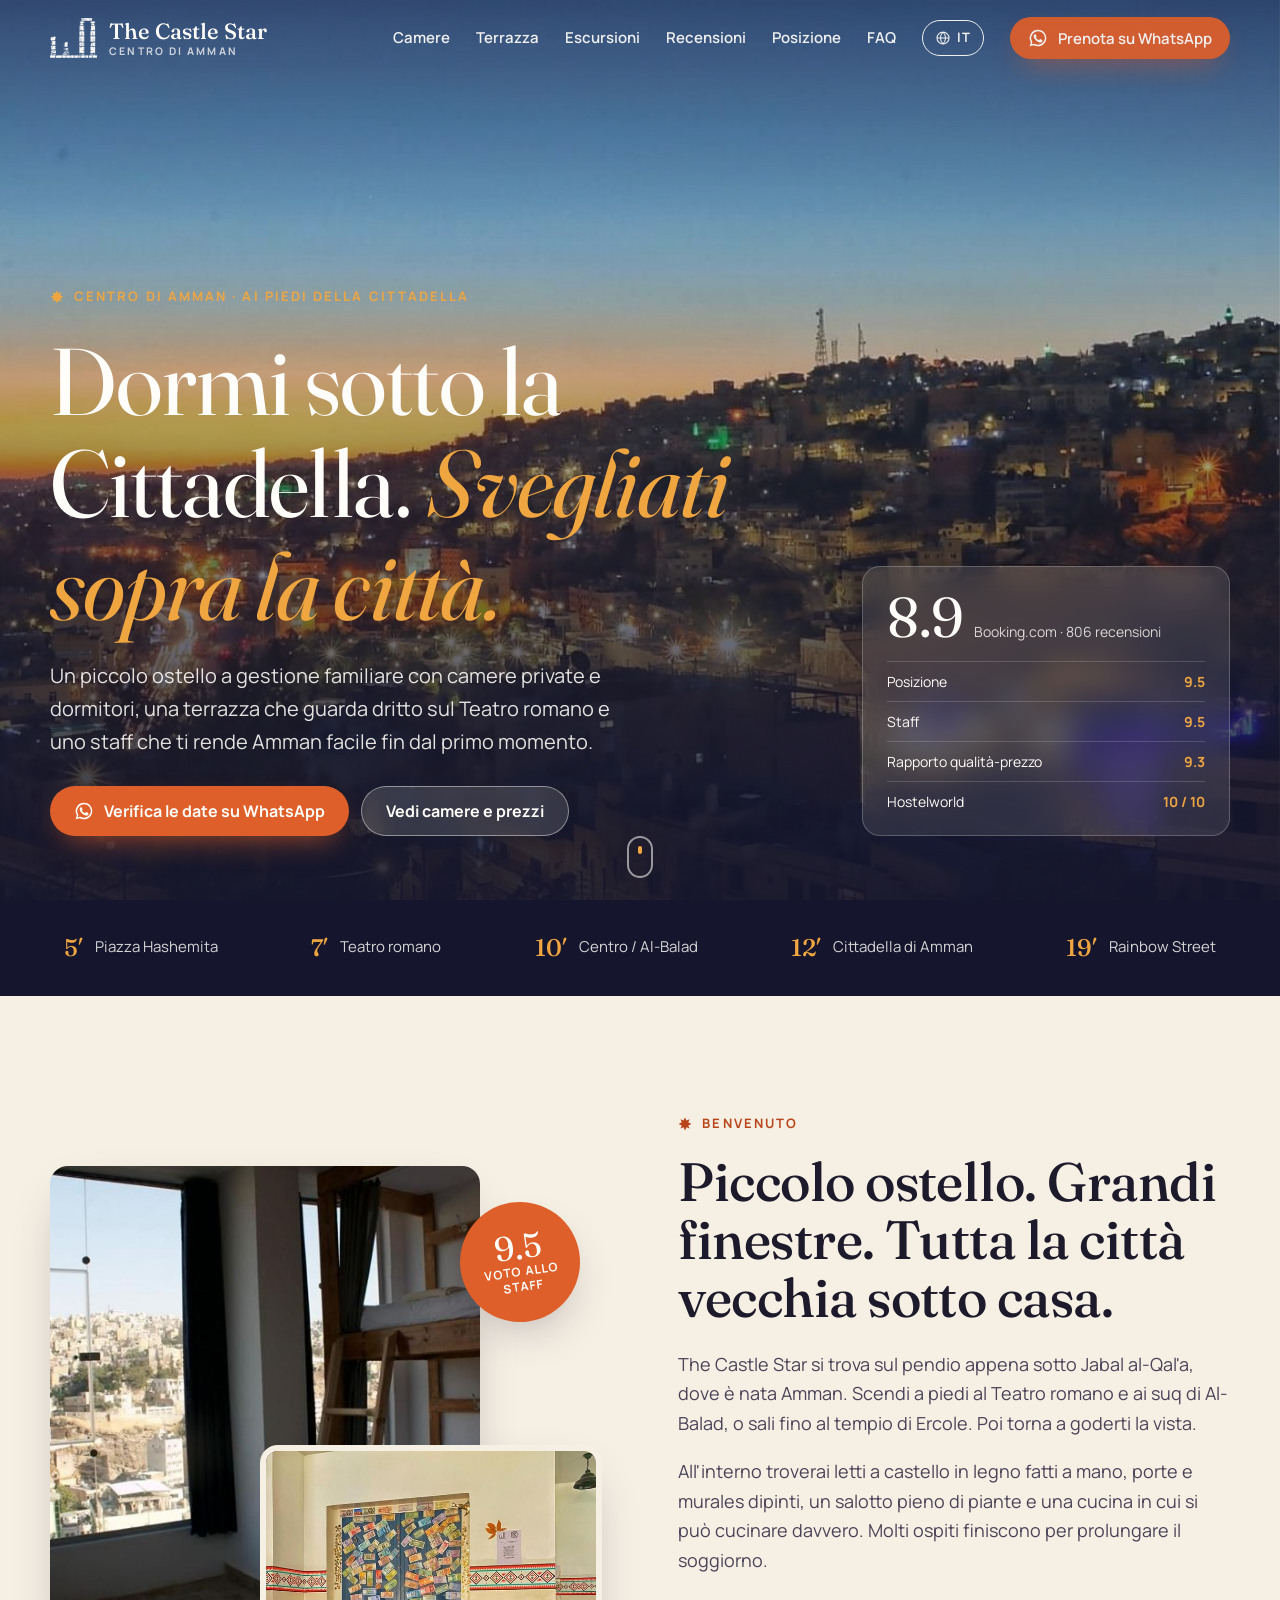
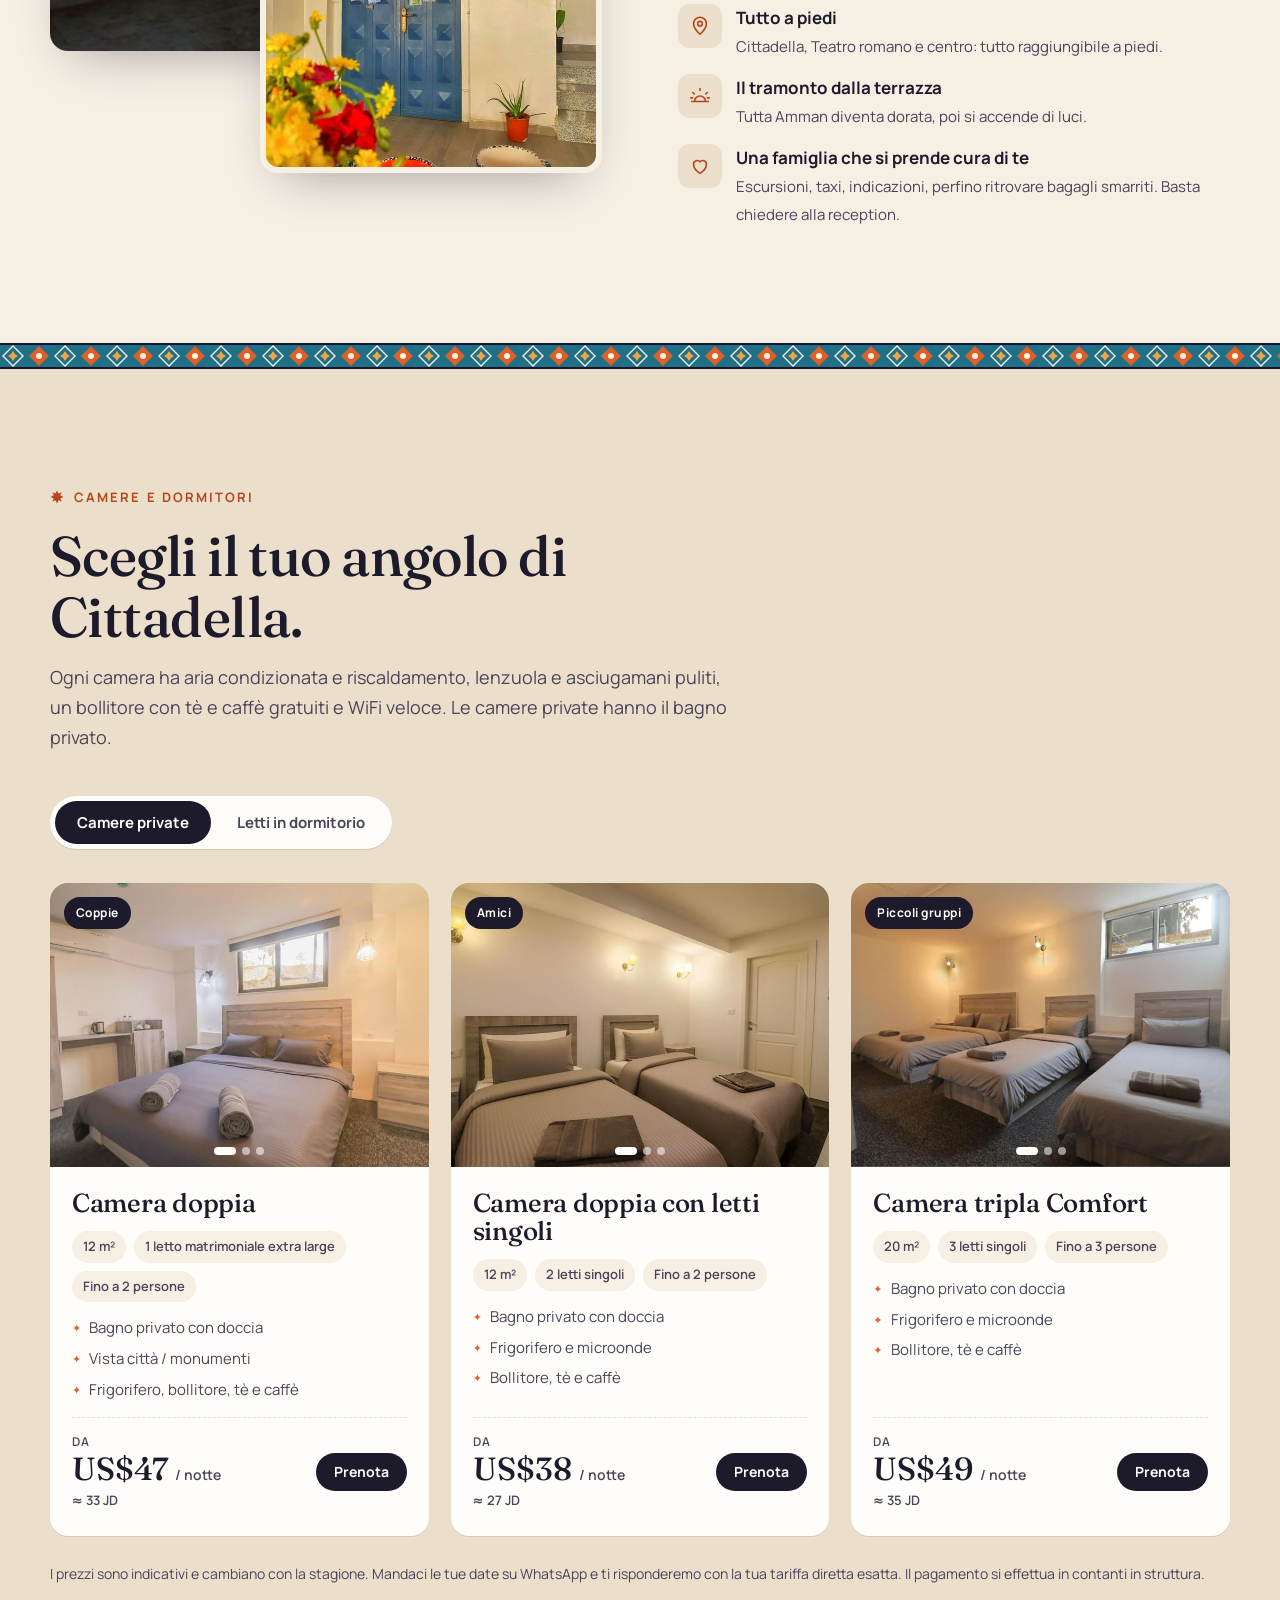
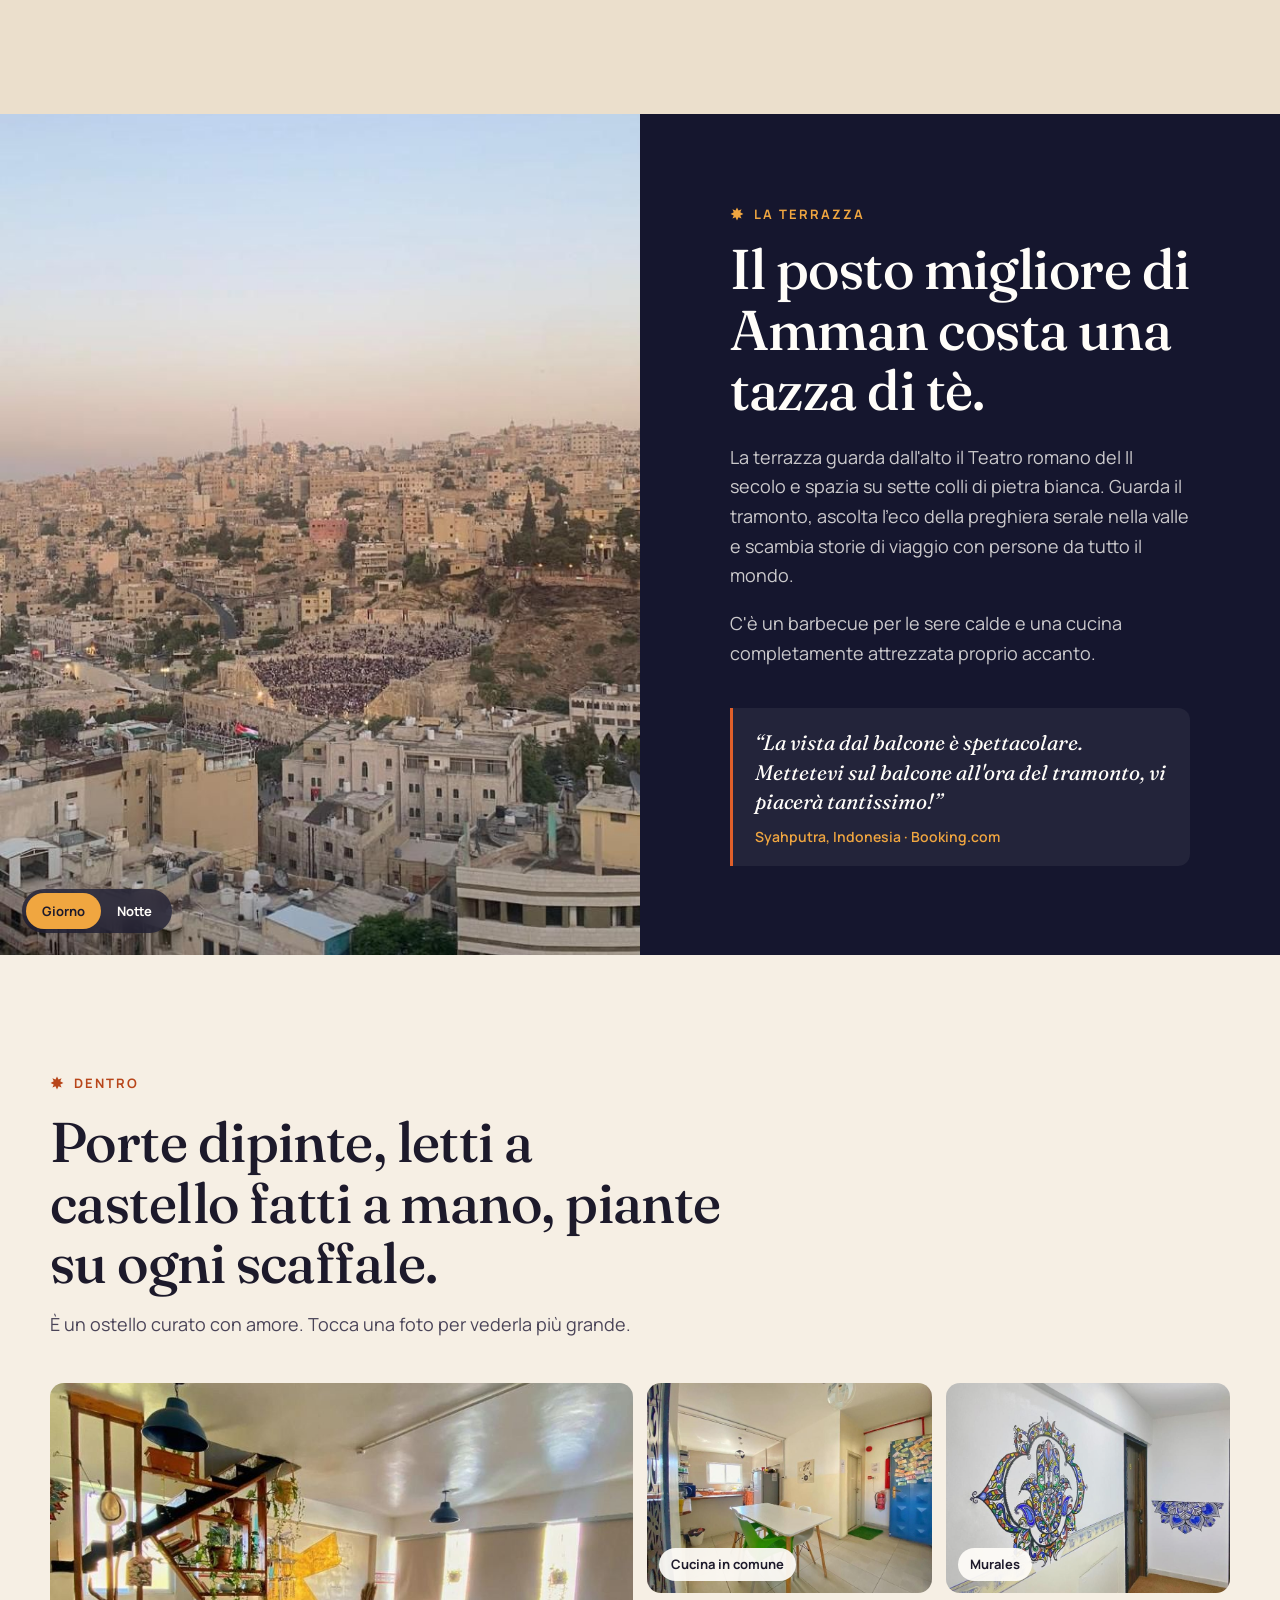
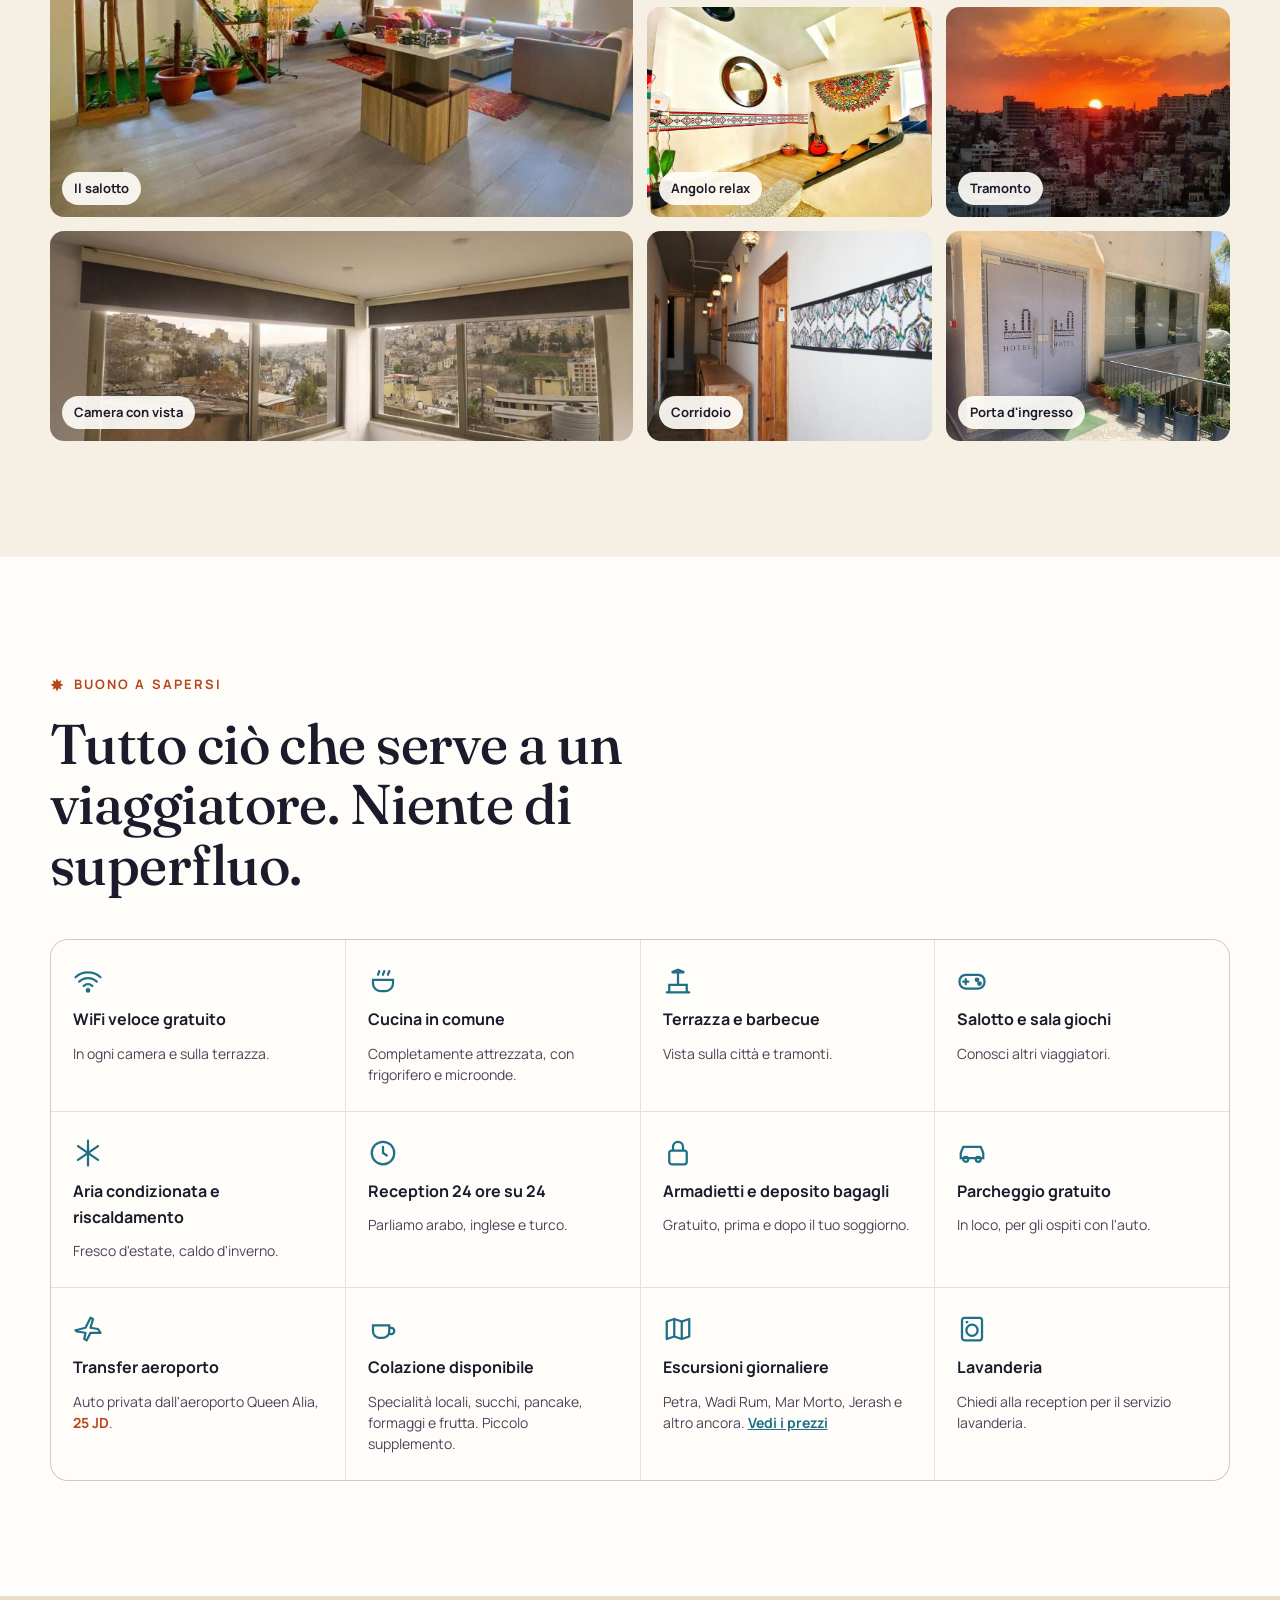
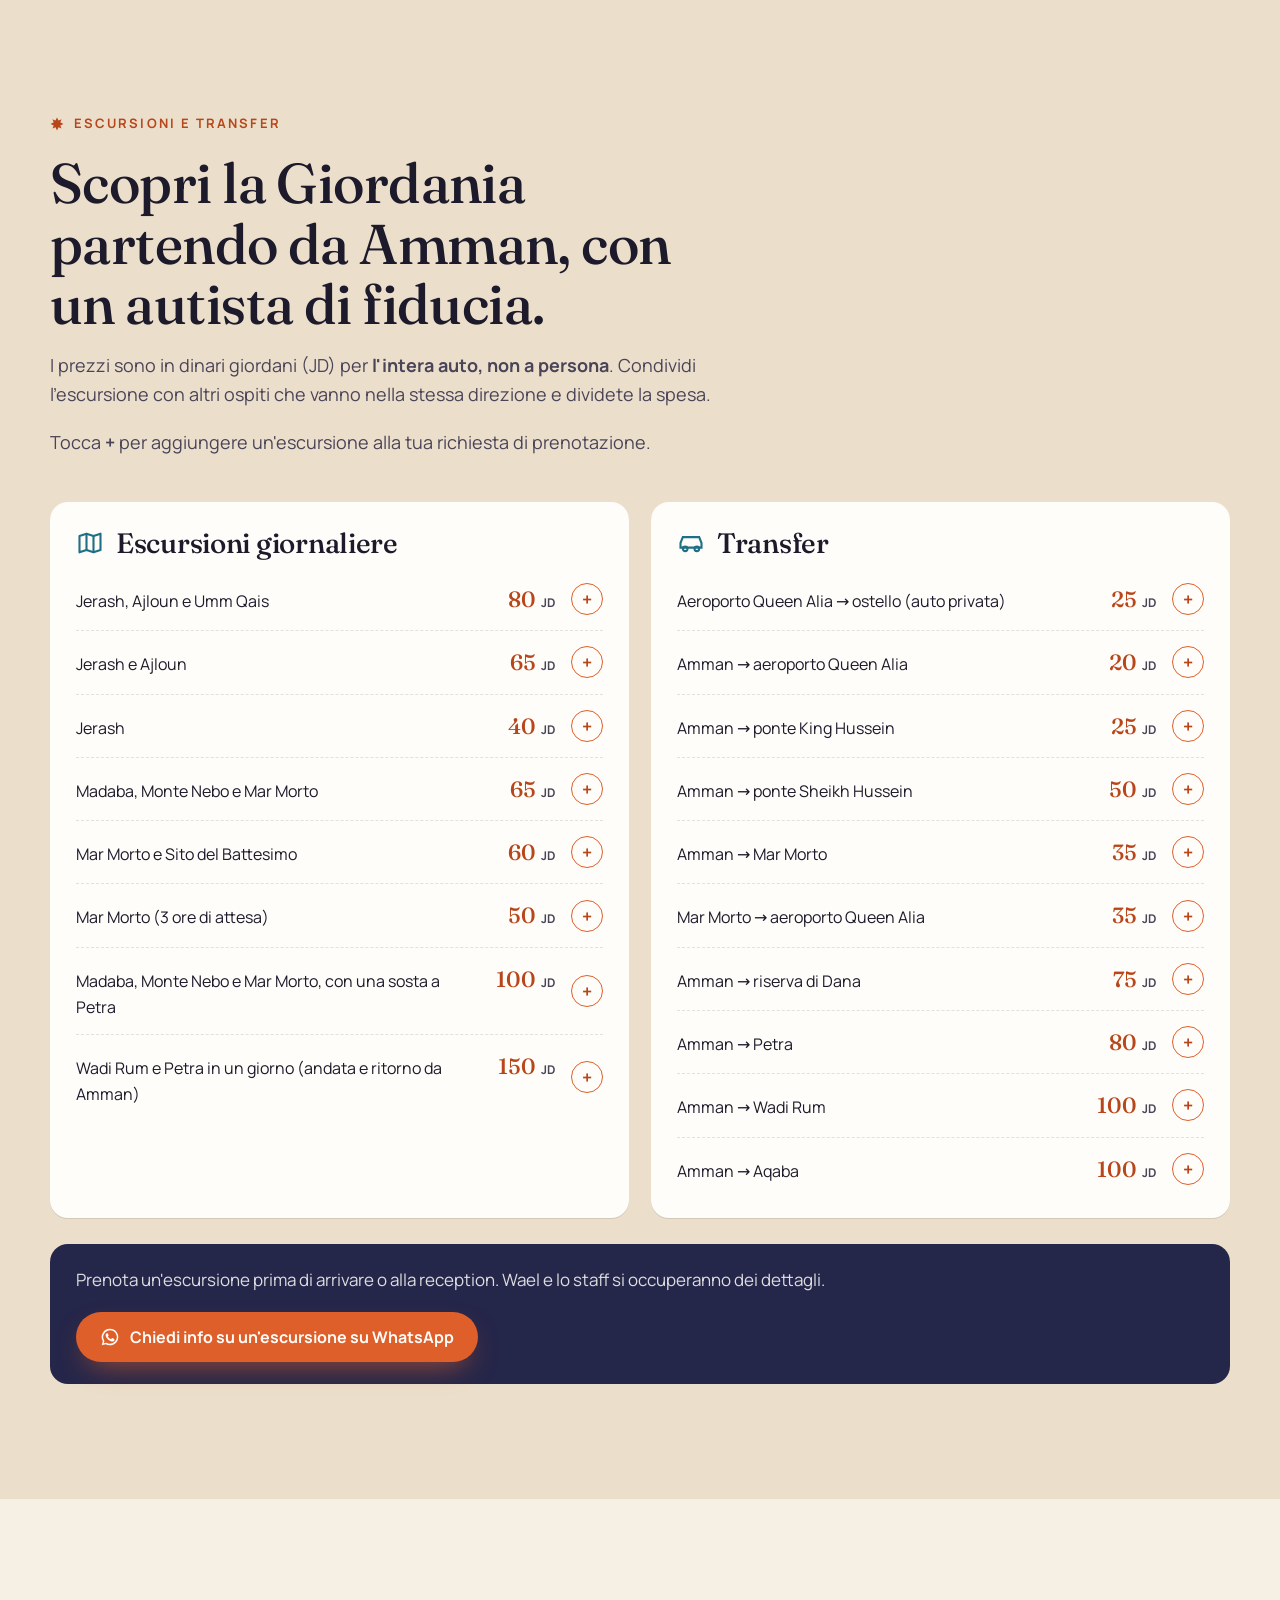
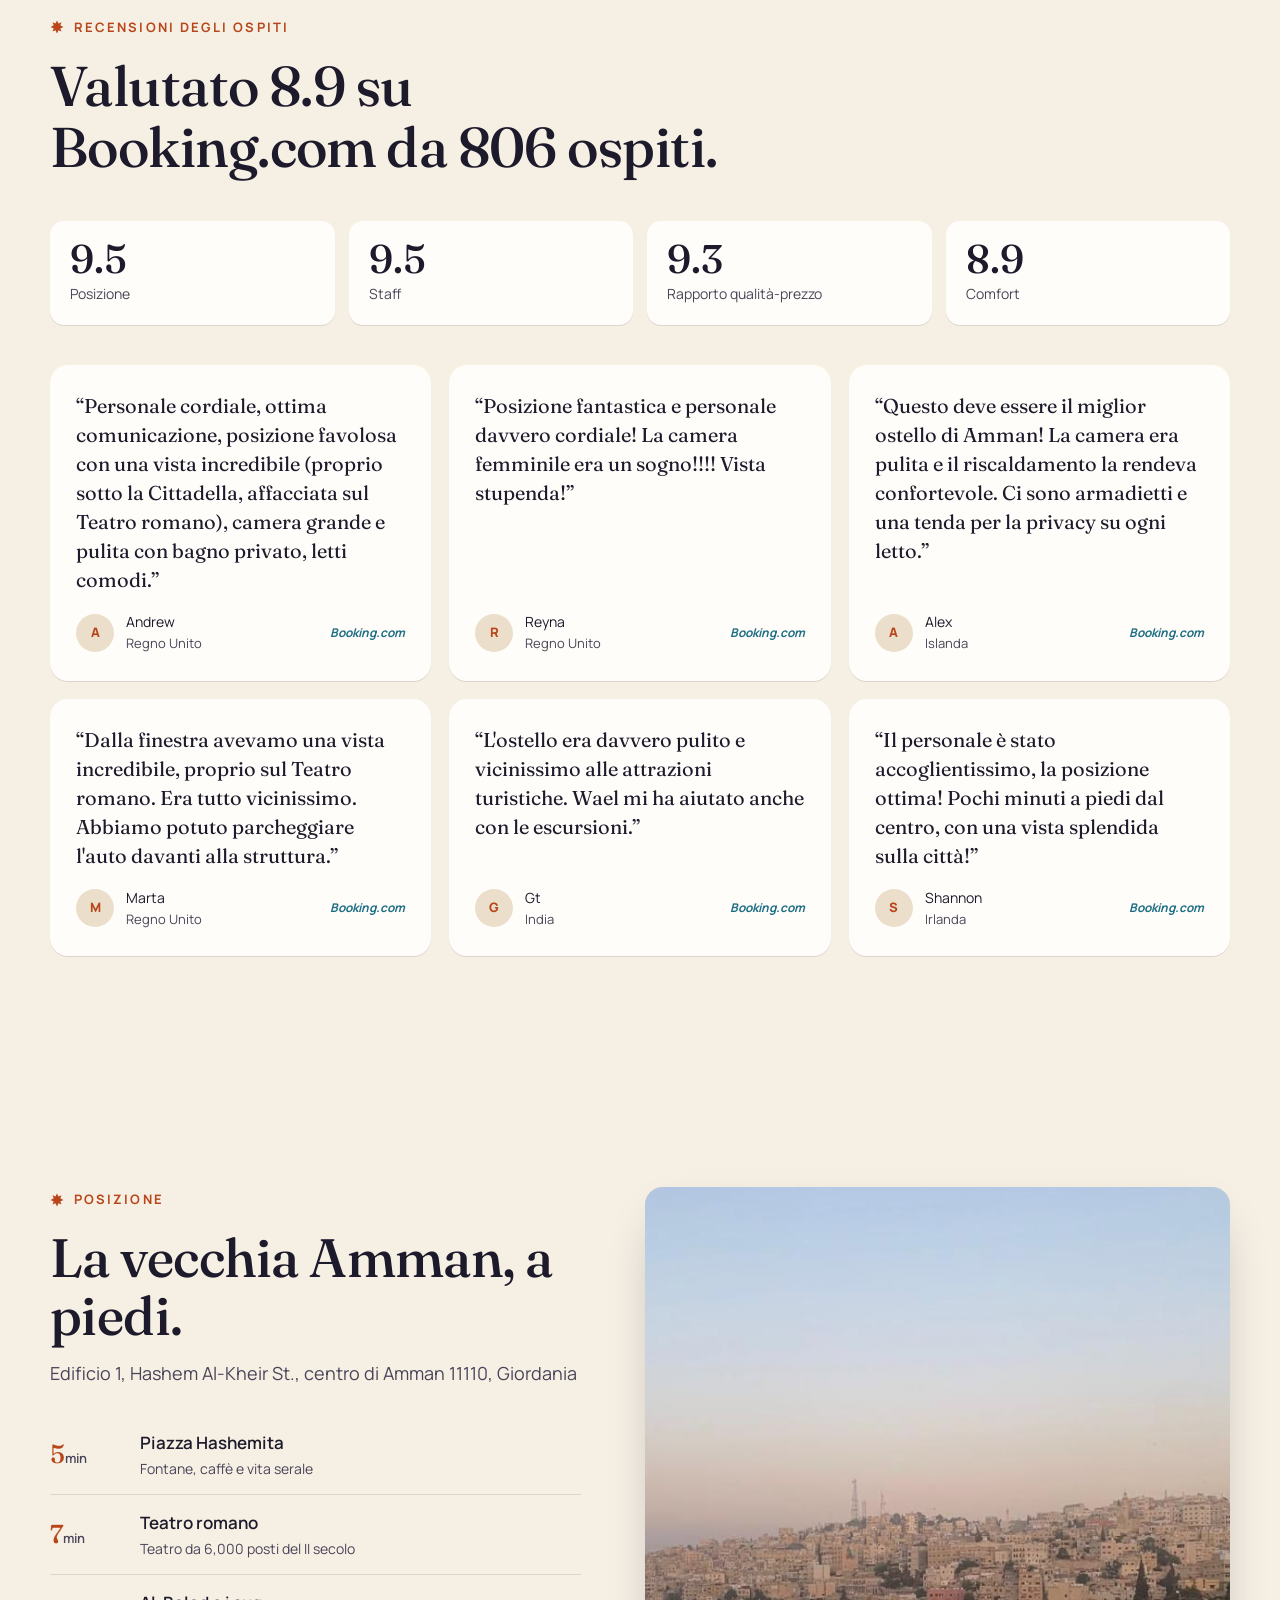
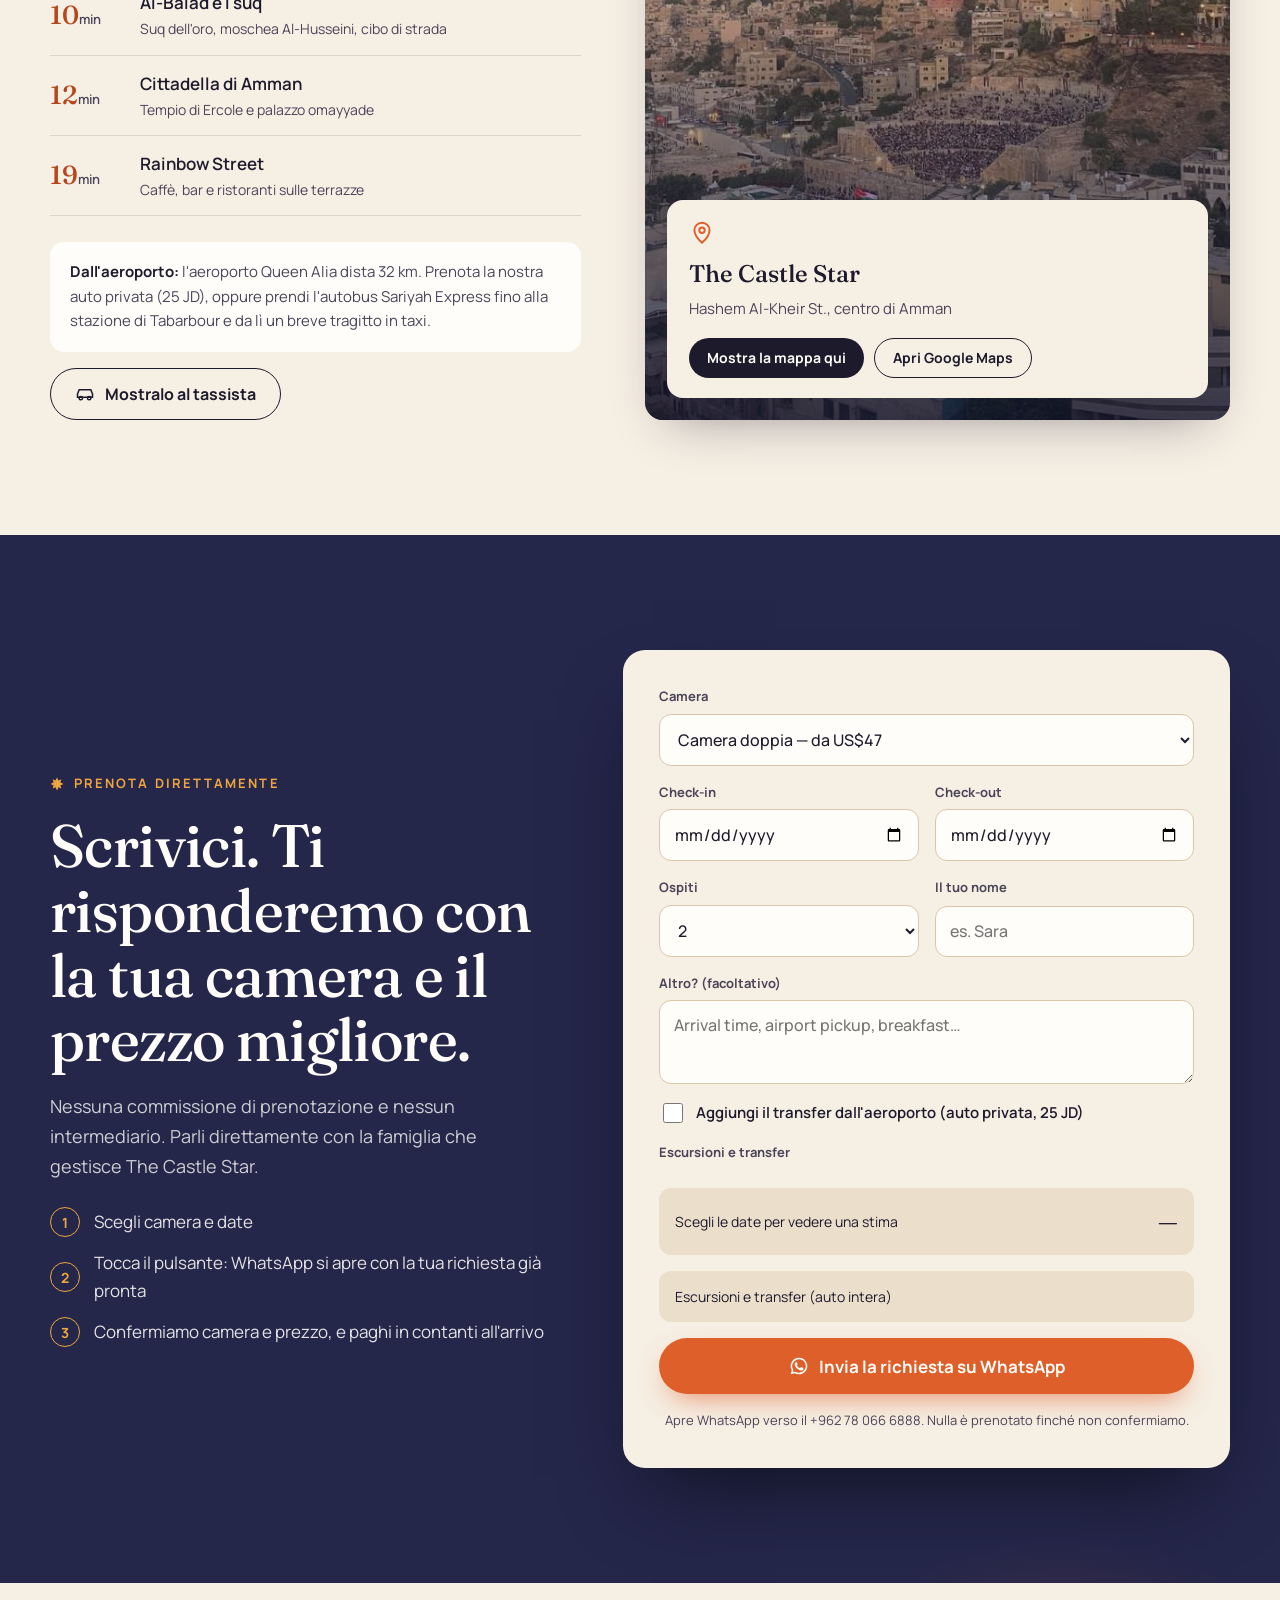
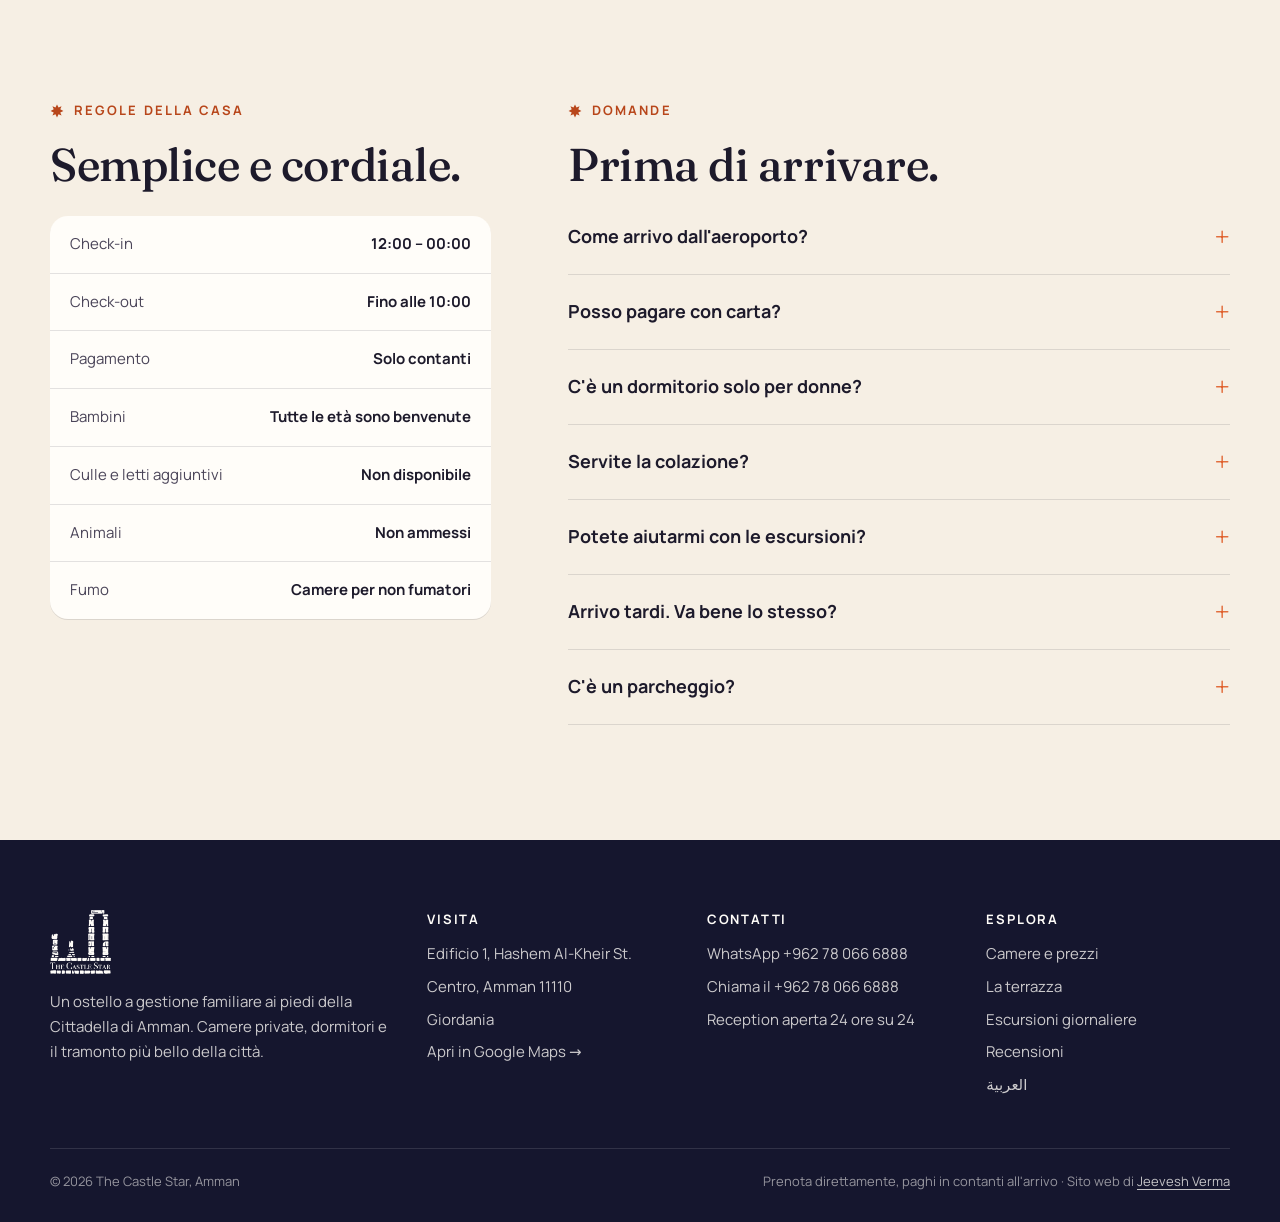
<file: it/index.html>
<!doctype html>
<html lang="it" dir="ltr">
<head>
<meta charset="utf-8">
<meta name="viewport" content="width=device-width, initial-scale=1">
<meta http-equiv="Content-Security-Policy" content="default-src 'self'; script-src 'self'; style-src 'self' 'unsafe-inline'; img-src 'self' data:; font-src 'self'; connect-src 'self'; frame-src https://www.google.com; object-src 'none'; base-uri 'self'; form-action 'none'">
<meta name="referrer" content="strict-origin-when-cross-origin">
<title>The Castle Star — Ostello ai piedi della Cittadella, centro di Amman</title>
<meta name="description" content="Ostello a gestione familiare nel centro di Amman, a due passi dalla Cittadella e dal Teatro romano. Camere private e dormitori, tramonti dalla terrazza sul tetto, cucina in comune. Prenota direttamente su WhatsApp.">
<meta property="og:title" content="The Castle Star — centro di Amman">
<meta property="og:description" content="Camere private e dormitori ai piedi della Cittadella. Vista dalla terrazza sul Teatro romano. Prenota direttamente su WhatsApp.">
<meta property="og:image" content="https://jeeveshverma.github.io/castlestaramman/assets/img/hero-dusk.jpg">
<meta property="og:url" content="https://jeeveshverma.github.io/castlestaramman/it/">
<meta property="og:site_name" content="The Castle Star">
<meta property="og:locale" content="it_IT">
<meta name="twitter:card" content="summary_large_image">
<link rel="alternate" hreflang="en" href="https://jeeveshverma.github.io/castlestaramman/">
<link rel="alternate" hreflang="ar" href="https://jeeveshverma.github.io/castlestaramman/ar/">
<link rel="alternate" hreflang="fr" href="https://jeeveshverma.github.io/castlestaramman/fr/">
<link rel="alternate" hreflang="de" href="https://jeeveshverma.github.io/castlestaramman/de/">
<link rel="alternate" hreflang="it" href="https://jeeveshverma.github.io/castlestaramman/it/">
<link rel="alternate" hreflang="es" href="https://jeeveshverma.github.io/castlestaramman/es/">
<link rel="alternate" hreflang="nl" href="https://jeeveshverma.github.io/castlestaramman/nl/">
<link rel="alternate" hreflang="pl" href="https://jeeveshverma.github.io/castlestaramman/pl/">
<link rel="alternate" hreflang="ru" href="https://jeeveshverma.github.io/castlestaramman/ru/">
<link rel="alternate" hreflang="zh-Hans" href="https://jeeveshverma.github.io/castlestaramman/zh/">
<link rel="alternate" hreflang="ja" href="https://jeeveshverma.github.io/castlestaramman/ja/">
<link rel="alternate" hreflang="ko" href="https://jeeveshverma.github.io/castlestaramman/ko/">
<link rel="alternate" hreflang="x-default" href="https://jeeveshverma.github.io/castlestaramman/">
<link rel="canonical" href="https://jeeveshverma.github.io/castlestaramman/it/">
<meta property="og:type" content="website">
<meta name="theme-color" content="#15162e">
<link rel="icon" type="image/png" href="../favicon.png">
<link rel="apple-touch-icon" href="../apple-touch-icon.png">


<link rel="preload" as="image" href="../assets/img/hero-dusk-800.jpg" imagesrcset="../assets/img/hero-dusk-800.jpg 800w, ../assets/img/hero-dusk.jpg 1280w" imagesizes="100vw">
<link rel="preload" href="../assets/fonts/fraunces.woff2" as="font" type="font/woff2" crossorigin>
<link rel="stylesheet" href="../assets/css/fonts.css">
<link rel="stylesheet" href="../assets/css/style.css">
<script type="application/ld+json">{"@context": "https://schema.org", "@type": "Hostel", "name": "The Castle Star", "url": "https://jeeveshverma.github.io/castlestaramman/", "image": "https://jeeveshverma.github.io/castlestaramman/assets/img/hero-dusk.jpg", "logo": "https://jeeveshverma.github.io/castlestaramman/assets/img/logo-dark.png", "telephone": "+962 78 066 6888", "address": {"@type": "PostalAddress", "streetAddress": "Building 1, Hashem Al-Kheir St.", "addressLocality": "Amman", "postalCode": "11110", "addressCountry": "JO"}, "checkinTime": "12:00", "checkoutTime": "10:00", "priceRange": "US$16–49", "currenciesAccepted": "JOD, USD", "paymentAccepted": "Cash", "availableLanguage": ["Arabic", "English", "Turkish"], "petsAllowed": false, "aggregateRating": {"@type": "AggregateRating", "ratingValue": "8.9", "bestRating": "10", "reviewCount": "806"}, "amenityFeature": [{"@type": "LocationFeatureSpecification", "name": "Free WiFi", "value": true}, {"@type": "LocationFeatureSpecification", "name": "Parcheggio gratuito", "value": true}, {"@type": "LocationFeatureSpecification", "name": "Cucina in comune", "value": true}, {"@type": "LocationFeatureSpecification", "name": "Terrazza", "value": true}]}</script>
</head>
<body data-t-photo="Foto">
<a class="skip" href="#main">Vai al contenuto</a>

<svg width="0" height="0" style="position:absolute" aria-hidden="true">
  <symbol id="i-star" viewBox="0 0 24 24"><path fill="currentColor" d="M12 1l2.6 5.2 5.2-2.2-2.2 5.2L23 12l-5.4 2.6 2.2 5.2-5.2-2.2L12 23l-2.6-5.4-5.2 2.2 2.2-5.2L1 12l5.4-2.8-2.2-5.2 5.2 2.2z"/></symbol>
  <symbol id="i-wa" viewBox="0 0 24 24"><path fill="currentColor" d="M12 2a10 10 0 0 0-8.6 15.1L2 22l5-1.3A10 10 0 1 0 12 2zm0 18.2a8.2 8.2 0 0 1-4.2-1.2l-.3-.2-3 .8.8-2.9-.2-.3A8.2 8.2 0 1 1 12 20.2zm4.5-6.1c-.2-.1-1.5-.7-1.7-.8s-.4-.1-.6.1-.7.8-.8 1-.3.2-.5.1a6.7 6.7 0 0 1-3.3-2.9c-.3-.4.2-.4.7-1.4.1-.2 0-.3 0-.4l-.8-1.8c-.2-.5-.4-.4-.6-.4h-.5a1 1 0 0 0-.7.3 3 3 0 0 0-.9 2.2 5.2 5.2 0 0 0 1.1 2.7 11.8 11.8 0 0 0 4.5 4c1.7.7 2.3.8 3.1.6a2.7 2.7 0 0 0 1.8-1.2 2.2 2.2 0 0 0 .1-1.3c0-.1-.2-.2-.4-.3z"/></symbol>
  <symbol id="i-menu" viewBox="0 0 24 24"><path stroke="currentColor" stroke-width="2" stroke-linecap="round" d="M4 7h16M4 12h16M4 17h16"/></symbol>
  <symbol id="i-pin" viewBox="0 0 24 24"><path fill="none" stroke="currentColor" stroke-width="1.8" d="M12 21s7-6.2 7-11.5A7 7 0 0 0 5 9.5C5 14.8 12 21 12 21z"/><circle cx="12" cy="9.5" r="2.5" fill="none" stroke="currentColor" stroke-width="1.8"/></symbol>
  <symbol id="i-sun" viewBox="0 0 24 24"><g fill="none" stroke="currentColor" stroke-width="1.8" stroke-linecap="round"><path d="M3 18h18M6 18a6 6 0 0 1 12 0"/><path d="M12 6V4M5.6 9.6 4.2 8.2M18.4 9.6l1.4-1.4M2 14h2M20 14h2"/></g></symbol>
  <symbol id="i-heart" viewBox="0 0 24 24"><path fill="none" stroke="currentColor" stroke-width="1.8" d="M12 20s-7-4.4-7-10a4 4 0 0 1 7-2.6A4 4 0 0 1 19 10c0 5.6-7 10-7 10z"/></symbol>
  <symbol id="i-wifi" viewBox="0 0 24 24"><g fill="none" stroke="currentColor" stroke-width="1.8" stroke-linecap="round"><path d="M2 9a15 15 0 0 1 20 0M5 12.5a10 10 0 0 1 14 0M8.5 16a5 5 0 0 1 7 0"/><circle cx="12" cy="19.5" r="1" fill="currentColor"/></g></symbol>
  <symbol id="i-kitchen" viewBox="0 0 24 24"><g fill="none" stroke="currentColor" stroke-width="1.8" stroke-linecap="round"><path d="M4 11h16v3a6 6 0 0 1-6 6h-4a6 6 0 0 1-6-6z"/><path d="M8 7c0-1.5 1-1.5 1-3M12 7c0-1.5 1-1.5 1-3M16 7c0-1.5 1-1.5 1-3"/></g></symbol>
  <symbol id="i-terrace" viewBox="0 0 24 24"><g fill="none" stroke="currentColor" stroke-width="1.8" stroke-linecap="round"><path d="M3 21h18M5 21v-6h14v6M12 15V5M7 5h10l-5-2z"/></g></symbol>
  <symbol id="i-game" viewBox="0 0 24 24"><g fill="none" stroke="currentColor" stroke-width="1.8" stroke-linecap="round"><rect x="2" y="7" width="20" height="11" rx="5"/><path d="M7 10.5v4M5 12.5h4"/><circle cx="16" cy="11" r="1" fill="currentColor"/><circle cx="18" cy="14" r="1" fill="currentColor"/></g></symbol>
  <symbol id="i-snow" viewBox="0 0 24 24"><g fill="none" stroke="currentColor" stroke-width="1.8" stroke-linecap="round"><path d="M12 2v20M4 6.5l16 11M20 6.5l-16 11"/></g></symbol>
  <symbol id="i-desk" viewBox="0 0 24 24"><g fill="none" stroke="currentColor" stroke-width="1.8" stroke-linecap="round"><circle cx="12" cy="12" r="9"/><path d="M12 7v5l3 2"/></g></symbol>
  <symbol id="i-lock" viewBox="0 0 24 24"><g fill="none" stroke="currentColor" stroke-width="1.8"><rect x="5" y="10" width="14" height="11" rx="2"/><path d="M8 10V7a4 4 0 0 1 8 0v3"/></g></symbol>
  <symbol id="i-car" viewBox="0 0 24 24"><g fill="none" stroke="currentColor" stroke-width="1.8" stroke-linecap="round"><path d="M3 16v-4l2-5h14l2 5v4z"/><circle cx="7" cy="17" r="2"/><circle cx="17" cy="17" r="2"/></g></symbol>
  <symbol id="i-plane" viewBox="0 0 24 24"><path fill="none" stroke="currentColor" stroke-width="1.8" stroke-linejoin="round" d="M2 13l8-2 4-8 2 1-2 7 6 1 2 3-8 0-3 6-2-1 1-5-7-1z"/></symbol>
  <symbol id="i-map" viewBox="0 0 24 24"><g fill="none" stroke="currentColor" stroke-width="1.8" stroke-linejoin="round"><path d="M3 6l6-2 6 2 6-2v14l-6 2-6-2-6 2z"/><path d="M9 4v14M15 6v14"/></g></symbol>
  <symbol id="i-cup" viewBox="0 0 24 24"><g fill="none" stroke="currentColor" stroke-width="1.8" stroke-linecap="round"><path d="M4 9h13v5a5 5 0 0 1-5 5H9a5 5 0 0 1-5-5z"/><path d="M17 11h1.5a2.5 2.5 0 0 1 0 5H17"/></g></symbol>
  <symbol id="i-wash" viewBox="0 0 24 24"><g fill="none" stroke="currentColor" stroke-width="1.8"><rect x="4" y="3" width="16" height="18" rx="2"/><circle cx="12" cy="13" r="4.5"/><path d="M7 6.5h2"/></g></symbol>
  <symbol id="i-bike" viewBox="0 0 24 24"><g fill="none" stroke="currentColor" stroke-width="1.8" stroke-linecap="round"><circle cx="5.5" cy="16" r="3.5"/><circle cx="18.5" cy="16" r="3.5"/><path d="M5.5 16 9 9h6l3.5 7M9 9l3 7h-2M14 6h2"/></g></symbol>
  <symbol id="i-coin" viewBox="0 0 24 24"><g fill="none" stroke="currentColor" stroke-width="1.8"><circle cx="12" cy="12" r="9"/><path d="M15 9.5c-.5-1-1.6-1.5-3-1.5-1.7 0-3 .8-3 2s1.3 1.7 3 2 3 .8 3 2-1.3 2-3 2c-1.4 0-2.5-.5-3-1.5M12 6v12" stroke-linecap="round"/></g></symbol>
</svg>

<header class="site-header" id="top">
  <div class="wrap">
    <a class="brand" href="#top" aria-label="The Castle Star — pagina iniziale">
      <img class="logo-light" src="../assets/img/mark-light.png" alt="" width="47" height="40">
      <img class="logo-dark" src="../assets/img/mark-dark.png" alt="" width="47" height="40">
      <span class="wordmark">The Castle Star<small>Centro di Amman</small></span>
    </a>
    <nav class="nav" id="nav" aria-label="Menu principale">
      <a href="#rooms">Camere</a>
      <a href="#rooftop">Terrazza</a>
      <a href="#trips">Escursioni</a>
      <a href="#reviews">Recensioni</a>
      <a href="#location">Posizione</a>
      <a href="#faq">FAQ</a>
      <!--langs--><details class="langs" translate="no"><summary aria-label="Language: Italiano"><svg viewBox="0 0 24 24" aria-hidden="true"><path fill="none" stroke="currentColor" stroke-width="1.6" d="M12 3a9 9 0 1 0 0 18 9 9 0 0 0 0-18zm-9 9h18M12 3c2.5 2.6 3.8 5.6 3.8 9s-1.3 6.4-3.8 9c-2.5-2.6-3.8-5.6-3.8-9S9.5 5.6 12 3z"/></svg>IT</summary><ul><li><a href="../" hreflang="en" lang="en">English</a></li><li><a href="../ar/" hreflang="ar" lang="ar">العربية</a></li><li><a href="../fr/" hreflang="fr" lang="fr">Français</a></li><li><a href="../de/" hreflang="de" lang="de">Deutsch</a></li><li><a href="../it/" hreflang="it" lang="it" aria-current="true">Italiano</a></li><li><a href="../es/" hreflang="es" lang="es">Español</a></li><li><a href="../nl/" hreflang="nl" lang="nl">Nederlands</a></li><li><a href="../pl/" hreflang="pl" lang="pl">Polski</a></li><li><a href="../ru/" hreflang="ru" lang="ru">Русский</a></li><li><a href="../zh/" hreflang="zh-Hans" lang="zh-Hans">简体中文</a></li><li><a href="../ja/" hreflang="ja" lang="ja">日本語</a></li><li><a href="../ko/" hreflang="ko" lang="ko">한국어</a></li></ul></details><!--/langs-->
      <a class="btn btn-wa" href="#book"><svg><use href="#i-wa"/></svg>Prenota su WhatsApp</a>
    </nav>
    <button class="menu-toggle" aria-label="Apri il menu" aria-expanded="false" aria-controls="nav"><svg><use href="#i-menu"/></svg></button>
  </div>
</header>

<main id="main">
<!-- ============ HERO ============ -->
<section class="hero">
  <div class="hero-media"><img src="../assets/img/hero-dusk.jpg" alt="Amman al crepuscolo vista da The Castle Star, con il Teatro romano illuminato sotto" fetchpriority="high" width="1280" height="852" srcset="../assets/img/hero-dusk-800.jpg 800w, ../assets/img/hero-dusk.jpg 1280w" sizes="100vw"></div>
  <div class="wrap hero-inner">
    <div>
      <span class="eyebrow"><svg><use href="#i-star"/></svg>Centro di Amman · ai piedi della Cittadella</span>
      <h1>Dormi sotto la Cittadella. <em>Svegliati sopra la città.</em></h1>
      <p class="hero-lead">Un piccolo ostello a gestione familiare con camere private e dormitori, una terrazza che guarda dritto sul Teatro romano e uno staff che ti rende Amman facile fin dal primo momento.</p>
      <div class="hero-ctas">
        <a class="btn btn-wa" href="#book"><svg><use href="#i-wa"/></svg>Verifica le date su WhatsApp</a>
        <a class="btn btn-ghost" href="#rooms">Vedi camere e prezzi</a>
      </div>
    </div>
    <aside class="hero-card" aria-label="Valutazioni degli ospiti">
      <div class="score"><b>8.9</b><span>Booking.com · 806 recensioni</span></div>
      <ul>
        <li>Posizione <b>9.5</b></li>
        <li>Staff <b>9.5</b></li>
        <li>Rapporto qualità-prezzo <b>9.3</b></li>
        <li>Hostelworld <b>10 / 10</b></li>
      </ul>
    </aside>
  </div>
  <a class="hero-cue" href="#rooms" aria-label="Scorri giù"></a>
</section>

<!-- ============ DISTANCE RIBBON ============ -->
<div class="ribbon" aria-label="Distanze a piedi">
  <div class="wrap">
    <ul>
      <li><b>5′</b><span>Piazza Hashemita</span></li>
      <li><b>7′</b><span>Teatro romano</span></li>
      <li><b>10′</b><span>Centro / Al-Balad</span></li>
      <li><b>12′</b><span>Cittadella di Amman</span></li>
      <li><b>19′</b><span>Rainbow Street</span></li>
    </ul>
  </div>
</div>

<!-- ============ STORY ============ -->
<section class="section">
  <div class="wrap story">
    <div class="story-photos reveal">
      <figure class="p1"><img src="../assets/img/dorm-window.jpg" alt="Dormitorio con una grande finestra su Amman" loading="lazy" width="1280" height="852" srcset="../assets/img/dorm-window-800.jpg 800w, ../assets/img/dorm-window.jpg 1280w" sizes="(max-width: 640px) 100vw, (max-width: 1080px) 50vw, 33vw"></figure>
      <figure class="p2"><img src="../assets/img/blue-door.jpg" alt="Porta blu dipinta a mano all&#x27;interno di The Castle Star" loading="lazy" width="1173" height="900" srcset="../assets/img/blue-door-800.jpg 800w, ../assets/img/blue-door.jpg 1173w" sizes="(max-width: 640px) 100vw, (max-width: 1080px) 50vw, 33vw"></figure>
      <div class="stamp"><span><b>9.5</b>voto allo staff</span></div>
    </div>
    <div class="story-text reveal">
      <span class="eyebrow"><svg><use href="#i-star"/></svg>Benvenuto</span>
      <h2>Piccolo ostello. Grandi finestre. Tutta la città vecchia sotto casa.</h2>
      <p>The Castle Star si trova sul pendio appena sotto Jabal al-Qal'a, dove è nata Amman. Scendi a piedi al Teatro romano e ai suq di Al-Balad, o sali fino al tempio di Ercole. Poi torna a goderti la vista.</p>
      <p>All'interno troverai letti a castello in legno fatti a mano, porte e murales dipinti, un salotto pieno di piante e una cucina in cui si può cucinare davvero. Molti ospiti finiscono per prolungare il soggiorno.</p>
      <ul class="story-points">
        <li><span class="ico"><svg><use href="#i-pin"/></svg></span><div><b>Tutto a piedi</b><span>Cittadella, Teatro romano e centro: tutto raggiungibile a piedi.</span></div></li>
        <li><span class="ico"><svg><use href="#i-sun"/></svg></span><div><b>Il tramonto dalla terrazza</b><span>Tutta Amman diventa dorata, poi si accende di luci.</span></div></li>
        <li><span class="ico"><svg><use href="#i-heart"/></svg></span><div><b>Una famiglia che si prende cura di te</b><span>Escursioni, taxi, indicazioni, perfino ritrovare bagagli smarriti. Basta chiedere alla reception.</span></div></li>
      </ul>
    </div>
  </div>
</section>

<div class="tileband" aria-hidden="true"></div>

<!-- ============ ROOMS ============ -->
<section class="section rooms" id="rooms">
  <div class="wrap">
    <div class="section-head reveal">
      <span class="eyebrow"><svg><use href="#i-star"/></svg>Camere e dormitori</span>
      <h2>Scegli il tuo angolo di Cittadella.</h2>
      <p>Ogni camera ha aria condizionata e riscaldamento, lenzuola e asciugamani puliti, un bollitore con tè e caffè gratuiti e WiFi veloce. Le camere private hanno il bagno privato.</p>
    </div>

    <div class="room-tabs" role="tablist" aria-label="Tipo di camera">
      <button role="tab" aria-selected="true" aria-controls="tab-private" id="t-private">Camere private</button>
      <button role="tab" aria-selected="false" aria-controls="tab-dorms" id="t-dorms">Letti in dormitorio</button>
    </div>

    <div class="room-grid" id="tab-private" role="tabpanel" aria-labelledby="t-private">
      <article class="room reveal" data-room="Double Room">
        <div class="room-gallery">
          <img class="on" src="../assets/img/double-1.jpg" alt="Camera doppia con letto grande e finestra sulla città" loading="lazy" width="1248" height="832" srcset="../assets/img/double-1-800.jpg 800w, ../assets/img/double-1.jpg 1248w" sizes="(max-width: 640px) 100vw, (max-width: 1080px) 50vw, 33vw">
          <img src="../assets/img/double-2.jpg" alt="Camera doppia con doccia walk-in" loading="lazy" width="1280" height="853" srcset="../assets/img/double-2-800.jpg 800w, ../assets/img/double-2.jpg 1280w" sizes="(max-width: 640px) 100vw, (max-width: 1080px) 50vw, 33vw">
          <img src="../assets/img/double-3.jpg" alt="Camera doppia con bagno privato" loading="lazy" width="1200" height="900" srcset="../assets/img/double-3-800.jpg 800w, ../assets/img/double-3.jpg 1200w" sizes="(max-width: 640px) 100vw, (max-width: 1080px) 50vw, 33vw">
          <span class="tag">Coppie</span>
        </div>
        <div class="room-body">
          <h3>Camera doppia</h3>
          <div class="room-meta"><span>12 m²</span><span>1 letto matrimoniale extra large</span><span>Fino a 2 persone</span></div>
          <ul><li>Bagno privato con doccia</li><li>Vista città / monumenti</li><li>Frigorifero, bollitore, tè e caffè</li></ul>
          <div class="room-foot">
            <div class="price"><small>Da</small><b>US$47 <sub>/ notte</sub></b><em class="jd">≈ 33 JD</em></div>
            <a class="btn btn-dark" href="#book" data-pick="Double Room">Prenota</a>
          </div>
        </div>
      </article>

      <article class="room reveal" data-room="Twin Room">
        <div class="room-gallery">
          <img class="on" src="../assets/img/twin-1.jpg" alt="Camera doppia con due letti singoli" loading="lazy" width="1280" height="853" srcset="../assets/img/twin-1-800.jpg 800w, ../assets/img/twin-1.jpg 1280w" sizes="(max-width: 640px) 100vw, (max-width: 1080px) 50vw, 33vw">
          <img src="../assets/img/twin-2.jpg" alt="Interno della camera doppia con letti singoli" loading="lazy" width="1280" height="853" srcset="../assets/img/twin-2-800.jpg 800w, ../assets/img/twin-2.jpg 1280w" sizes="(max-width: 640px) 100vw, (max-width: 1080px) 50vw, 33vw">
          <img src="../assets/img/twin-3.jpg" alt="Bagno privato con doccia in vetro" loading="lazy" width="1280" height="853" srcset="../assets/img/twin-3-800.jpg 800w, ../assets/img/twin-3.jpg 1280w" sizes="(max-width: 640px) 100vw, (max-width: 1080px) 50vw, 33vw">
          <span class="tag">Amici</span>
        </div>
        <div class="room-body">
          <h3>Camera doppia con letti singoli</h3>
          <div class="room-meta"><span>12 m²</span><span>2 letti singoli</span><span>Fino a 2 persone</span></div>
          <ul><li>Bagno privato con doccia</li><li>Frigorifero e microonde</li><li>Bollitore, tè e caffè</li></ul>
          <div class="room-foot">
            <div class="price"><small>Da</small><b>US$38 <sub>/ notte</sub></b><em class="jd">≈ 27 JD</em></div>
            <a class="btn btn-dark" href="#book" data-pick="Twin Room">Prenota</a>
          </div>
        </div>
      </article>

      <article class="room reveal" data-room="Comfort Triple Room">
        <div class="room-gallery">
          <img class="on" src="../assets/img/triple-1.jpg" alt="Camera tripla Comfort con tre letti singoli" loading="lazy" width="1248" height="832" srcset="../assets/img/triple-1-800.jpg 800w, ../assets/img/triple-1.jpg 1248w" sizes="(max-width: 640px) 100vw, (max-width: 1080px) 50vw, 33vw">
          <img src="../assets/img/triple-2.jpg" alt="Camera tripla con finestra" loading="lazy" width="1280" height="853" srcset="../assets/img/triple-2-800.jpg 800w, ../assets/img/triple-2.jpg 1280w" sizes="(max-width: 640px) 100vw, (max-width: 1080px) 50vw, 33vw">
          <img src="../assets/img/triple-3.jpg" alt="Bagno della camera tripla" loading="lazy" width="1280" height="853" srcset="../assets/img/triple-3-800.jpg 800w, ../assets/img/triple-3.jpg 1280w" sizes="(max-width: 640px) 100vw, (max-width: 1080px) 50vw, 33vw">
          <span class="tag">Piccoli gruppi</span>
        </div>
        <div class="room-body">
          <h3>Camera tripla Comfort</h3>
          <div class="room-meta"><span>20 m²</span><span>3 letti singoli</span><span>Fino a 3 persone</span></div>
          <ul><li>Bagno privato con doccia</li><li>Frigorifero e microonde</li><li>Bollitore, tè e caffè</li></ul>
          <div class="room-foot">
            <div class="price"><small>Da</small><b>US$49 <sub>/ notte</sub></b><em class="jd">≈ 35 JD</em></div>
            <a class="btn btn-dark" href="#book" data-pick="Comfort Triple Room">Prenota</a>
          </div>
        </div>
      </article>
    </div>

    <div class="room-grid two" id="tab-dorms" role="tabpanel" aria-labelledby="t-dorms" hidden>
      <article class="room" data-room="Bed in 6-Bed Female Dorm">
        <div class="room-gallery">
          <img class="on" src="../assets/img/female-1.jpg" alt="Dormitorio femminile con letti a castello in legno e tende per la privacy" loading="lazy" width="1280" height="852" srcset="../assets/img/female-1-800.jpg 800w, ../assets/img/female-1.jpg 1280w" sizes="(max-width: 640px) 100vw, (max-width: 1080px) 50vw, 33vw">
          <img src="../assets/img/female-2.jpg" alt="Letti a castello del dormitorio femminile" loading="lazy" width="1280" height="852" srcset="../assets/img/female-2-800.jpg 800w, ../assets/img/female-2.jpg 1280w" sizes="(max-width: 640px) 100vw, (max-width: 1080px) 50vw, 33vw">
          <img src="../assets/img/female-3.jpg" alt="Finestra del dormitorio verso la Cittadella" loading="lazy" width="1280" height="852" srcset="../assets/img/female-3-800.jpg 800w, ../assets/img/female-3.jpg 1280w" sizes="(max-width: 640px) 100vw, (max-width: 1080px) 50vw, 33vw">
          <span class="tag female">Solo donne</span>
        </div>
        <div class="room-body">
          <h3>Dormitorio femminile da 6 letti</h3>
          <div class="room-meta"><span>20 m²</span><span>Letto a castello</span><span>Prezzo per letto</span></div>
          <ul><li>Tenda per la privacy su ogni letto</li><li>Armadietto personale e deposito</li><li>Vista sulla città e sui monumenti</li></ul>
          <div class="room-foot">
            <div class="price"><small>Da</small><b>US$16 <sub>/ letto</sub></b><em class="jd">≈ 11 JD</em></div>
            <a class="btn btn-dark" href="#book" data-pick="Bed in 6-Bed Female Dorm">Prenota</a>
          </div>
        </div>
      </article>

      <article class="room" data-room="Bed in 8-Bed Mixed Dorm">
        <div class="room-gallery">
          <img class="on" src="../assets/img/mixed-1.jpg" alt="Dormitorio misto con letti a castello in legno fatti a mano" loading="lazy" width="1280" height="852" srcset="../assets/img/mixed-1-800.jpg 800w, ../assets/img/mixed-1.jpg 1280w" sizes="(max-width: 640px) 100vw, (max-width: 1080px) 50vw, 33vw">
          <img src="../assets/img/mixed-2.jpg" alt="Letti a castello del dormitorio misto e porta in legno" loading="lazy" width="1280" height="852" srcset="../assets/img/mixed-2-800.jpg 800w, ../assets/img/mixed-2.jpg 1280w" sizes="(max-width: 640px) 100vw, (max-width: 1080px) 50vw, 33vw">
          <img src="../assets/img/mixed-3.jpg" alt="Dormitorio misto" loading="lazy" width="1024" height="682" srcset="../assets/img/mixed-3-800.jpg 800w, ../assets/img/mixed-3.jpg 1024w" sizes="(max-width: 640px) 100vw, (max-width: 1080px) 50vw, 33vw">
          <span class="tag">Backpacker</span>
        </div>
        <div class="room-body">
          <h3>Dormitorio misto da 8 letti</h3>
          <div class="room-meta"><span>20 m²</span><span>Letto a castello</span><span>Prezzo per letto</span></div>
          <ul><li>Tenda per la privacy su ogni letto</li><li>Armadietto personale e deposito</li><li>Vista sulla città e sui monumenti</li></ul>
          <div class="room-foot">
            <div class="price"><small>Da</small><b>US$16 <sub>/ letto</sub></b><em class="jd">≈ 11 JD</em></div>
            <a class="btn btn-dark" href="#book" data-pick="Bed in 8-Bed Mixed Dorm">Prenota</a>
          </div>
        </div>
      </article>
    </div>

    <p class="rates-note">I prezzi sono indicativi e cambiano con la stagione. Mandaci le tue date su WhatsApp e ti risponderemo con la tua tariffa diretta esatta. Il pagamento si effettua in contanti in struttura.</p>
  </div>
</section>

<!-- ============ ROOFTOP ============ -->
<section class="rooftop" id="rooftop">
  <div class="rooftop-grid">
    <div class="rooftop-media" id="viewbox">
      <img src="../assets/img/view-day.jpg" alt="Vista diurna su Amman e sul Teatro romano" loading="lazy" width="675" height="900">
      <img class="alt" src="../assets/img/view-night.jpg" alt="Vista notturna sul Teatro romano illuminato" loading="lazy" width="506" height="900">
      <div class="toggle" role="group" aria-label="Vista">
        <button aria-pressed="true" data-view="day">Giorno</button>
        <button aria-pressed="false" data-view="night">Notte</button>
      </div>
    </div>
    <div class="rooftop-text reveal">
      <span class="eyebrow"><svg><use href="#i-star"/></svg>La terrazza</span>
      <h2>Il posto migliore di Amman costa una tazza di tè.</h2>
      <p>La terrazza guarda dall'alto il Teatro romano del II secolo e spazia su sette colli di pietra bianca. Guarda il tramonto, ascolta l'eco della preghiera serale nella valle e scambia storie di viaggio con persone da tutto il mondo.</p>
      <p>C'è un barbecue per le sere calde e una cucina completamente attrezzata proprio accanto.</p>
      <blockquote>“La vista dal balcone è spettacolare. Mettetevi sul balcone all'ora del tramonto, vi piacerà tantissimo!”<cite>Syahputra, Indonesia · Booking.com</cite></blockquote>
    </div>
  </div>
</section>

<!-- ============ INSIDE ============ -->
<section class="section" id="inside">
  <div class="wrap">
    <div class="section-head reveal">
      <span class="eyebrow"><svg><use href="#i-star"/></svg>Dentro</span>
      <h2>Porte dipinte, letti a castello fatti a mano, piante su ogni scaffale.</h2>
      <p>È un ostello curato con amore. Tocca una foto per vederla più grande.</p>
    </div>
    <div class="mosaic">
      <figure class="w2 h2"><img src="../assets/img/lounge.jpg" alt="Salotto con divani e scaffali pieni di piante" loading="lazy" width="1200" height="900" srcset="../assets/img/lounge-800.jpg 800w, ../assets/img/lounge.jpg 1200w" sizes="(max-width: 900px) 100vw, 50vw"><figcaption>Il salotto</figcaption></figure>
      <figure><img src="../assets/img/kitchen.jpg" alt="Cucina in comune e tavolo da pranzo" loading="lazy" width="1200" height="900" srcset="../assets/img/kitchen-800.jpg 800w, ../assets/img/kitchen.jpg 1200w" sizes="(max-width: 640px) 100vw, (max-width: 1080px) 50vw, 33vw"><figcaption>Cucina in comune</figcaption></figure>
      <figure><img src="../assets/img/mural.jpg" alt="Murale con hamsa dipinto a mano" loading="lazy" width="1200" height="900" srcset="../assets/img/mural-800.jpg 800w, ../assets/img/mural.jpg 1200w" sizes="(max-width: 640px) 100vw, (max-width: 1080px) 50vw, 33vw"><figcaption>Murales</figcaption></figure>
      <figure><img src="../assets/img/lounge-corner.jpg" alt="Angolo del salotto con chitarra e specchio" loading="lazy" width="1200" height="900" srcset="../assets/img/lounge-corner-800.jpg 800w, ../assets/img/lounge-corner.jpg 1200w" sizes="(max-width: 640px) 100vw, (max-width: 1080px) 50vw, 33vw"><figcaption>Angolo relax</figcaption></figure>
      <figure><img src="../assets/img/sunset.jpg" alt="Tramonto su Amman" loading="lazy" width="720" height="720"><figcaption>Tramonto</figcaption></figure>
      <figure class="w2"><img src="../assets/img/corner-room.jpg" alt="Camera d&#x27;angolo con finestre panoramiche su Amman" loading="lazy" width="1280" height="853" srcset="../assets/img/corner-room-800.jpg 800w, ../assets/img/corner-room.jpg 1280w" sizes="(max-width: 900px) 100vw, 50vw"><figcaption>Camera con vista</figcaption></figure>
      <figure><img src="../assets/img/corridor.jpg" alt="Corridoio con fregio dipinto" loading="lazy" width="1280" height="852" srcset="../assets/img/corridor-800.jpg 800w, ../assets/img/corridor.jpg 1280w" sizes="(max-width: 640px) 100vw, (max-width: 1080px) 50vw, 33vw"><figcaption>Corridoio</figcaption></figure>
      <figure><img src="../assets/img/entrance.jpg" alt="Ingresso di The Castle Star" loading="lazy" width="1200" height="900" srcset="../assets/img/entrance-800.jpg 800w, ../assets/img/entrance.jpg 1200w" sizes="(max-width: 640px) 100vw, (max-width: 1080px) 50vw, 33vw"><figcaption>Porta d'ingresso</figcaption></figure>
    </div>
  </div>
</section>

<!-- ============ FACILITIES ============ -->
<section class="section facilities">
  <div class="wrap">
    <div class="section-head reveal">
      <span class="eyebrow"><svg><use href="#i-star"/></svg>Buono a sapersi</span>
      <h2>Tutto ciò che serve a un viaggiatore. Niente di superfluo.</h2>
    </div>
    <div class="fac-grid">
      <div class="fac"><svg><use href="#i-wifi"/></svg><b>WiFi veloce gratuito</b><span>In ogni camera e sulla terrazza.</span></div>
      <div class="fac"><svg><use href="#i-kitchen"/></svg><b>Cucina in comune</b><span>Completamente attrezzata, con frigorifero e microonde.</span></div>
      <div class="fac"><svg><use href="#i-terrace"/></svg><b>Terrazza e barbecue</b><span>Vista sulla città e tramonti.</span></div>
      <div class="fac"><svg><use href="#i-game"/></svg><b>Salotto e sala giochi</b><span>Conosci altri viaggiatori.</span></div>
      <div class="fac"><svg><use href="#i-snow"/></svg><b>Aria condizionata e riscaldamento</b><span>Fresco d'estate, caldo d'inverno.</span></div>
      <div class="fac"><svg><use href="#i-desk"/></svg><b>Reception 24 ore su 24</b><span>Parliamo arabo, inglese e turco.</span></div>
      <div class="fac"><svg><use href="#i-lock"/></svg><b>Armadietti e deposito bagagli</b><span>Gratuito, prima e dopo il tuo soggiorno.</span></div>
      <div class="fac"><svg><use href="#i-car"/></svg><b>Parcheggio gratuito</b><span>In loco, per gli ospiti con l'auto.</span></div>
      <div class="fac"><svg><use href="#i-plane"/></svg><b>Transfer aeroporto</b><span>Auto privata dall'aeroporto Queen Alia, <span class="fee">25 JD</span>.</span></div>
      <div class="fac"><svg><use href="#i-cup"/></svg><b>Colazione disponibile</b><span>Specialità locali, succhi, pancake, formaggi e frutta. Piccolo supplemento.</span></div>
      <div class="fac"><svg><use href="#i-map"/></svg><b>Escursioni giornaliere</b><span>Petra, Wadi Rum, Mar Morto, Jerash e altro ancora. <a href="#trips">Vedi i prezzi</a></span></div>
      <div class="fac"><svg><use href="#i-wash"/></svg><b>Lavanderia</b><span>Chiedi alla reception per il servizio lavanderia.</span></div>
    </div>
  </div>
</section>


<!-- ============ TRIPS ============ -->
<section class="section trips" id="trips">
  <div class="wrap">
    <div class="section-head reveal">
      <span class="eyebrow"><svg><use href="#i-star"/></svg>Escursioni e transfer</span>
      <h2>Scopri la Giordania partendo da Amman, con un autista di fiducia.</h2>
      <p>I prezzi sono in dinari giordani (JD) per <b>l'intera auto, non a persona</b>. Condividi l'escursione con altri ospiti che vanno nella stessa direzione e dividete la spesa.</p>
      <p class="trips-hint">Tocca <b>+</b> per aggiungere un'escursione alla tua richiesta di prenotazione.</p>
    </div>
    <div class="trips-grid">
      <div class="trip-card reveal">
        <h3><svg><use href="#i-map"/></svg>Escursioni giornaliere</h3>
        <ul class="price-list">
          <li><span>Jerash, Ajloun e Umm Qais</span><b>80 <small>JD</small></b><button type="button" class="add-trip" data-trip="Jerash, Ajloun &amp; Umm Qais" data-price="80" aria-pressed="false" aria-label="Aggiungi alla mia richiesta"></button></li>
          <li><span>Jerash e Ajloun</span><b>65 <small>JD</small></b><button type="button" class="add-trip" data-trip="Jerash &amp; Ajloun" data-price="65" aria-pressed="false" aria-label="Aggiungi alla mia richiesta"></button></li>
          <li><span>Jerash</span><b>40 <small>JD</small></b><button type="button" class="add-trip" data-trip="Jerash" data-price="40" aria-pressed="false" aria-label="Aggiungi alla mia richiesta"></button></li>
          <li><span>Madaba, Monte Nebo e Mar Morto</span><b>65 <small>JD</small></b><button type="button" class="add-trip" data-trip="Madaba, Mount Nebo &amp; the Dead Sea" data-price="65" aria-pressed="false" aria-label="Aggiungi alla mia richiesta"></button></li>
          <li><span>Mar Morto e Sito del Battesimo</span><b>60 <small>JD</small></b><button type="button" class="add-trip" data-trip="Dead Sea &amp; the Baptism Site" data-price="60" aria-pressed="false" aria-label="Aggiungi alla mia richiesta"></button></li>
          <li><span>Mar Morto (3 ore di attesa)</span><b>50 <small>JD</small></b><button type="button" class="add-trip" data-trip="Dead Sea (3-hour wait)" data-price="50" aria-pressed="false" aria-label="Aggiungi alla mia richiesta"></button></li>
          <li><span>Madaba, Monte Nebo e Mar Morto, con una sosta a Petra</span><b>100 <small>JD</small></b><button type="button" class="add-trip" data-trip="Madaba, Mount Nebo &amp; the Dead Sea, with a stop in Petra" data-price="100" aria-pressed="false" aria-label="Aggiungi alla mia richiesta"></button></li>
          <li><span>Wadi Rum e Petra in un giorno (andata e ritorno da Amman)</span><b>150 <small>JD</small></b><button type="button" class="add-trip" data-trip="Wadi Rum &amp; Petra in one day (from Amman and back)" data-price="150" aria-pressed="false" aria-label="Aggiungi alla mia richiesta"></button></li>
        </ul>
      </div>
      <div class="trip-card reveal">
        <h3><svg><use href="#i-car"/></svg>Transfer</h3>
        <ul class="price-list">
          <li><span>Aeroporto Queen Alia → ostello (auto privata)</span><b>25 <small>JD</small></b><button type="button" class="add-trip" data-trip="Queen Alia Airport → hostel (private car)" data-price="25" aria-pressed="false" aria-label="Aggiungi alla mia richiesta"></button></li>
          <li><span>Amman → aeroporto Queen Alia</span><b>20 <small>JD</small></b><button type="button" class="add-trip" data-trip="Amman → Queen Alia Airport" data-price="20" aria-pressed="false" aria-label="Aggiungi alla mia richiesta"></button></li>
          <li><span>Amman → ponte King Hussein</span><b>25 <small>JD</small></b><button type="button" class="add-trip" data-trip="Amman → King Hussein Bridge" data-price="25" aria-pressed="false" aria-label="Aggiungi alla mia richiesta"></button></li>
          <li><span>Amman → ponte Sheikh Hussein</span><b>50 <small>JD</small></b><button type="button" class="add-trip" data-trip="Amman → Sheikh Hussein Bridge" data-price="50" aria-pressed="false" aria-label="Aggiungi alla mia richiesta"></button></li>
          <li><span>Amman → Mar Morto</span><b>35 <small>JD</small></b><button type="button" class="add-trip" data-trip="Amman → Dead Sea" data-price="35" aria-pressed="false" aria-label="Aggiungi alla mia richiesta"></button></li>
          <li><span>Mar Morto → aeroporto Queen Alia</span><b>35 <small>JD</small></b><button type="button" class="add-trip" data-trip="Dead Sea → Queen Alia Airport" data-price="35" aria-pressed="false" aria-label="Aggiungi alla mia richiesta"></button></li>
          <li><span>Amman → riserva di Dana</span><b>75 <small>JD</small></b><button type="button" class="add-trip" data-trip="Amman → Dana Reserve" data-price="75" aria-pressed="false" aria-label="Aggiungi alla mia richiesta"></button></li>
          <li><span>Amman → Petra</span><b>80 <small>JD</small></b><button type="button" class="add-trip" data-trip="Amman → Petra" data-price="80" aria-pressed="false" aria-label="Aggiungi alla mia richiesta"></button></li>
          <li><span>Amman → Wadi Rum</span><b>100 <small>JD</small></b><button type="button" class="add-trip" data-trip="Amman → Wadi Rum" data-price="100" aria-pressed="false" aria-label="Aggiungi alla mia richiesta"></button></li>
          <li><span>Amman → Aqaba</span><b>100 <small>JD</small></b><button type="button" class="add-trip" data-trip="Amman → Aqaba" data-price="100" aria-pressed="false" aria-label="Aggiungi alla mia richiesta"></button></li>
        </ul>
      </div>
    </div>
    <div class="trips-cta reveal">
      <p>Prenota un'escursione prima di arrivare o alla reception. Wael e lo staff si occuperanno dei dettagli.</p>
      <a class="btn btn-wa" href="https://wa.me/962780666888?text=Hello%20The%20Castle%20Star%21%20I%27d%20like%20to%20ask%20about%20a%20day%20trip%20/%20transfer%3A" target="_blank" rel="noopener"><svg><use href="#i-wa"/></svg>Chiedi info su un'escursione su WhatsApp</a>
    </div>
  </div>
</section>

<!-- ============ REVIEWS ============ -->
<section class="section reviews" id="reviews">
  <div class="wrap">
    <div class="section-head reveal">
      <span class="eyebrow"><svg><use href="#i-star"/></svg>Recensioni degli ospiti</span>
      <h2>Valutato 8.9 su Booking.com da 806 ospiti.</h2>
    </div>
    <div class="scores">
      <div class="scorecard"><b>9.5</b><span>Posizione</span></div>
      <div class="scorecard"><b>9.5</b><span>Staff</span></div>
      <div class="scorecard"><b>9.3</b><span>Rapporto qualità-prezzo</span></div>
      <div class="scorecard"><b>8.9</b><span>Comfort</span></div>
    </div>
    <div class="quote-track">
      <blockquote class="quote reveal"><p>“Personale cordiale, ottima comunicazione, posizione favolosa con una vista incredibile (proprio sotto la Cittadella, affacciata sul Teatro romano), camera grande e pulita con bagno privato, letti comodi.”</p><footer><span class="av">A</span><div>Andrew<span>Regno Unito</span></div><em class="src">Booking.com</em></footer></blockquote>
      <blockquote class="quote reveal"><p>“Posizione fantastica e personale davvero cordiale! La camera femminile era un sogno!!!! Vista stupenda!”</p><footer><span class="av">R</span><div>Reyna<span>Regno Unito</span></div><em class="src">Booking.com</em></footer></blockquote>
      <blockquote class="quote reveal"><p>“Questo deve essere il miglior ostello di Amman! La camera era pulita e il riscaldamento la rendeva confortevole. Ci sono armadietti e una tenda per la privacy su ogni letto.”</p><footer><span class="av">A</span><div>Alex<span>Islanda</span></div><em class="src">Booking.com</em></footer></blockquote>
      <blockquote class="quote reveal"><p>“Dalla finestra avevamo una vista incredibile, proprio sul Teatro romano. Era tutto vicinissimo. Abbiamo potuto parcheggiare l'auto davanti alla struttura.”</p><footer><span class="av">M</span><div>Marta<span>Regno Unito</span></div><em class="src">Booking.com</em></footer></blockquote>
      <blockquote class="quote reveal"><p>“L'ostello era davvero pulito e vicinissimo alle attrazioni turistiche. Wael mi ha aiutato anche con le escursioni.”</p><footer><span class="av">G</span><div>Gt<span>India</span></div><em class="src">Booking.com</em></footer></blockquote>
      <blockquote class="quote reveal"><p>“Il personale è stato accoglientissimo, la posizione ottima! Pochi minuti a piedi dal centro, con una vista splendida sulla città!”</p><footer><span class="av">S</span><div>Shannon<span>Irlanda</span></div><em class="src">Booking.com</em></footer></blockquote>
    </div>
  </div>
</section>

<!-- ============ LOCATION ============ -->
<section class="section" id="location">
  <div class="wrap location-grid">
    <div class="reveal">
      <span class="eyebrow"><svg><use href="#i-star"/></svg>Posizione</span>
      <h2 style="font-size:clamp(34px,4.6vw,54px);margin:14px 0 14px">La vecchia Amman, a piedi.</h2>
      <p style="color:var(--ink-soft);font-size:18px">Edificio 1, Hashem Al-Kheir St., centro di Amman 11110, Giordania</p>
      <ul class="walk">
        <li><b>5<small>min</small></b><span>Piazza Hashemita<em>Fontane, caffè e vita serale</em></span></li>
        <li><b>7<small>min</small></b><span>Teatro romano<em>Teatro da 6,000 posti del II secolo</em></span></li>
        <li><b>10<small>min</small></b><span>Al-Balad e i suq<em>Suq dell'oro, moschea Al-Husseini, cibo di strada</em></span></li>
        <li><b>12<small>min</small></b><span>Cittadella di Amman<em>Tempio di Ercole e palazzo omayyade</em></span></li>
        <li><b>19<small>min</small></b><span>Rainbow Street<em>Caffè, bar e ristoranti sulle terrazze</em></span></li>
      </ul>
      <div class="arrive"><b>Dall'aeroporto:</b> l'aeroporto Queen Alia dista 32 km. Prenota la nostra auto privata (25 JD), oppure prendi l'autobus Sariyah Express fino alla stazione di Tabarbour e da lì un breve tragitto in taxi.</div>
      <button type="button" class="btn btn-ghost-dark taxi-btn" id="taxiBtn"><svg><use href="#i-car"/></svg>Mostralo al tassista</button>
    </div>
    <div class="map reveal" id="map" data-src="https://www.google.com/maps?q=The%20Castle%20Star%20Hotel%2C%20Hashem%20Al-Kheir%20St%2C%20Amman%2C%20Jordan&amp;z=16&amp;hl=it&amp;output=embed">
      <img src="../assets/img/view-day.jpg" alt="Il centro di Amman e il Teatro romano visti da The Castle Star" loading="lazy" width="675" height="900">
      <div class="map-card">
        <svg><use href="#i-pin"/></svg>
        <b>The Castle Star</b>
        <span>Hashem Al-Kheir St., centro di Amman</span>
        <div class="map-btns">
          <button type="button" class="btn btn-dark" id="mapLoad" data-title="Mappa di The Castle Star">Mostra la mappa qui</button>
          <a class="btn btn-ghost-dark" href="https://www.google.com/maps/search/?api=1&amp;query=The%20Castle%20Star%20Hotel%20Amman" target="_blank" rel="noopener">Apri Google Maps</a>
        </div>
      </div>
    </div>
  </div>
</section>

<!-- ============ BOOKING ============ -->
<section class="section book" id="book">
  <div class="wrap book-grid">
    <div class="reveal">
      <span class="eyebrow"><svg><use href="#i-star"/></svg>Prenota direttamente</span>
      <h2>Scrivici. Ti risponderemo con la tua camera e il prezzo migliore.</h2>
      <p>Nessuna commissione di prenotazione e nessun intermediario. Parli direttamente con la famiglia che gestisce The Castle Star.</p>
      <ol class="book-steps">
        <li>Scegli camera e date</li>
        <li>Tocca il pulsante: WhatsApp si apre con la tua richiesta già pronta</li>
        <li>Confermiamo camera e prezzo, e paghi in contanti all'arrivo</li>
      </ol>
    </div>
    <form class="form reveal" id="bookForm" novalidate data-wa="962780666888" data-t-hello="Hello The Castle Star! I&#x27;d like to book:" data-t-room="Room" data-t-in="Check-in" data-t-out="Check-out" data-t-nights="nights" data-t-guests="Guests" data-t-name="Name" data-t-note="Note" data-t-est="Stima" data-t-err="Scegli le date di check-in e check-out." data-t-pick="Scegli le date per vedere una stima" data-t-per="a notte" data-t-pickup="Airport pickup: yes please" data-t-trips="Trips &amp; transfers" data-t-jd="JD" data-t-bed="letto" data-ui-night="notte" data-ui-nights="notti">
      <label class="full">Camera<select name="room" id="room">
          <option value="Double Room" data-price="47" data-unit="room">Camera doppia — da US$47</option>
          <option value="Twin Room" data-price="38" data-unit="room">Camera doppia con letti singoli — da US$38</option>
          <option value="Comfort Triple Room" data-price="49" data-unit="room">Camera tripla Comfort — da US$49</option>
          <option value="Bed in 6-Bed Female Dorm" data-price="16" data-unit="bed">Letto in dormitorio femminile da 6 letti — da US$16</option>
          <option value="Bed in 8-Bed Mixed Dorm" data-price="16" data-unit="bed">Letto in dormitorio misto da 8 letti — da US$16</option>
        </select>
      </label>
      <label>Check-in<input type="date" name="in" id="in" required></label>
      <label>Check-out<input type="date" name="out" id="out" required></label>
      <label>Ospiti<select name="guests" id="guests">
          <option>1</option><option selected>2</option><option>3</option><option>4</option><option>5</option><option>6</option>
        </select>
      </label>
      <label>Il tuo nome<input type="text" name="name" id="name" autocomplete="name" placeholder="es. Sara"></label>
      <label class="full">Altro? (facoltativo)<textarea name="note" id="note" placeholder="Arrival time, airport pickup, breakfast…"></textarea></label>
      <label class="check full"><input type="checkbox" id="pickup">Aggiungi il transfer dall'aeroporto (auto privata, 25 JD)</label>
      <div class="trips-added full" id="tripsAdded" data-remove="Rimuovi" aria-live="polite" hidden><span class="lbl">Escursioni e transfer</span><ul></ul></div>
      <div class="summary"><span id="sumText">Scegli le date per vedere una stima</span><b id="sumPrice">—</b></div>
      <div class="summary trips-sum" id="tripSum" hidden><span>Escursioni e transfer (auto intera)</span><b></b></div>
      <p class="err" id="err" role="alert"></p>
      <button class="btn btn-wa" type="submit"><svg><use href="#i-wa"/></svg>Invia la richiesta su WhatsApp</button>
      <p class="fine">Apre WhatsApp verso il +962 78 066 6888. Nulla è prenotato finché non confermiamo.</p>
    </form>
  </div>
</section>

<!-- ============ RULES + FAQ ============ -->
<section class="section" id="faq">
  <div class="wrap rules-grid">
    <div class="reveal">
      <span class="eyebrow"><svg><use href="#i-star"/></svg>Regole della casa</span>
      <h2 style="font-size:clamp(32px,4vw,46px);margin-top:14px">Semplice e cordiale.</h2>
      <ul class="rules">
        <li><span>Check-in</span><b>12:00 – 00:00</b></li>
        <li><span>Check-out</span><b>Fino alle 10:00</b></li>
        <li><span>Pagamento</span><b>Solo contanti</b></li>
        <li><span>Bambini</span><b>Tutte le età sono benvenute</b></li>
        <li><span>Culle e letti aggiuntivi</span><b>Non disponibile</b></li>
        <li><span>Animali</span><b>Non ammessi</b></li>
        <li><span>Fumo</span><b>Camere per non fumatori</b></li>
      </ul>
    </div>
    <div class="faq reveal">
      <span class="eyebrow"><svg><use href="#i-star"/></svg>Domande</span>
      <h2 style="font-size:clamp(32px,4vw,46px);margin:14px 0 10px">Prima di arrivare.</h2>
      <details><summary>Come arrivo dall'aeroporto?</summary><p>Possiamo organizzare un'auto privata dall'aeroporto internazionale Queen Alia per 25 JD. Al ritorno, un'auto per l'aeroporto costa 20 JD. Basta aggiungerlo al tuo messaggio WhatsApp. Budget ridotto? Prendi l'autobus Sariyah Express fino alla stazione di Tabarbour, poi un breve tragitto in taxi fino a noi.</p></details>
      <details><summary>Posso pagare con carta?</summary><p>Il pagamento si effettua in contanti in struttura. Ci sono bancomat e cambiavalute a pochi minuti a piedi in centro, e la reception può aiutarti a cambiare valuta.</p></details>
      <details><summary>C'è un dormitorio solo per donne?</summary><p>Sì. Il dormitorio femminile da 6 letti ha tende per la privacy e armadietti personali per ogni letto.</p></details>
      <details><summary>Servite la colazione?</summary><p>Sì, con un piccolo supplemento: specialità locali con opzioni vegetariane e halal, più succhi, pancake, formaggi e frutta. Puoi anche cucinare nella cucina in comune.</p></details>
      <details><summary>Potete aiutarmi con le escursioni?</summary><p>Sì. Organizziamo escursioni giornaliere in auto privata, da Jerash (40 JD) a Wadi Rum e Petra in un giorno (150 JD). I prezzi sono per l'intera auto, quindi puoi condividerla con altri ospiti. <a href="#trips">Vedi tutte le escursioni e i prezzi</a>.</p></details>
      <details><summary>Arrivo tardi. Va bene lo stesso?</summary><p>La reception è aperta 24 ore su 24. Il check-in è possibile fino a mezzanotte: se arrivi più tardi, facci sapere l'orario di arrivo.</p></details>
      <details><summary>C'è un parcheggio?</summary><p>Sì, gli ospiti possono parcheggiare gratuitamente.</p></details>
    </div>
  </div>
</section>
</main>

<dialog class="taxi" id="taxi" aria-labelledby="taxiFor">
  <p class="taxi-for" id="taxiFor">Mostralo al tuo autista</p>
  <div class="taxi-ar" lang="ar" dir="rtl">
    <p class="t1">من فضلك خذني إلى</p>
    <p class="t2">فندق ذا كاسل ستار <span dir="ltr">(The Castle Star)</span></p>
    <p class="t3">مبنى 1، شارع هاشم الخير، وسط البلد، عمّان</p>
    <p class="t4">أسفل جبل القلعة، بالقرب من المدرج الروماني</p>
  </div>
  <a class="taxi-tel" href="tel:+962780666888" dir="ltr">+962 78 066 6888</a>
  <button type="button" class="btn btn-dark" id="taxiClose">Chiudi</button>
</dialog>

<footer class="site-footer">
  <div class="wrap">
    <div class="foot-grid">
      <div>
        <img src="../assets/img/logo-light.png" alt="The Castle Star" width="92" height="96" loading="lazy">
        <p>Un ostello a gestione familiare ai piedi della Cittadella di Amman. Camere private, dormitori e il tramonto più bello della città.</p>
      </div>
      <div>
        <h4>Visita</h4>
        <ul><li>Edificio 1, Hashem Al-Kheir St.</li><li>Centro, Amman 11110</li><li>Giordania</li><li><a href="https://www.google.com/maps/search/?api=1&amp;query=The%20Castle%20Star%20Hotel%20Amman" target="_blank" rel="noopener">Apri in Google Maps →</a></li></ul>
      </div>
      <div>
        <h4>Contatti</h4>
        <ul><li><a href="https://wa.me/962780666888" target="_blank" rel="noopener">WhatsApp +962 78 066 6888</a></li><li><a href="tel:+962780666888">Chiama il +962 78 066 6888</a></li><li>Reception aperta 24 ore su 24</li></ul>
      </div>
      <div>
        <h4>Esplora</h4>
        <ul><li><a href="#rooms">Camere e prezzi</a></li><li><a href="#rooftop">La terrazza</a></li><li><a href="#trips">Escursioni giornaliere</a></li><li><a href="#reviews">Recensioni</a></li><li><a href="../ar/" lang="ar">العربية</a></li></ul>
      </div>
    </div>
    <div class="foot-base"><span>© <span id="yr">2026</span> The Castle Star, Amman</span><span>Prenota direttamente, paghi in contanti all'arrivo · Sito web di <a href="https://github.com/jeeveshverma" target="_blank" rel="noopener">Jeevesh Verma</a></span></div>
  </div>
</footer>

<a class="btn btn-wa float-wa" href="#book" aria-label="Prenota su WhatsApp"><svg><use href="#i-wa"/></svg>Prenota su WhatsApp</a>

<div class="lightbox" id="lightbox" role="dialog" aria-modal="true" aria-label="Visualizzatore foto">
  <button type="button" class="lb-close" aria-label="Chiudi">×</button>
  <button type="button" class="lb-prev" aria-label="Foto precedente">‹</button>
  <figure><img alt="" src="[data-uri]"><figcaption></figcaption></figure>
  <button type="button" class="lb-next" aria-label="Foto successiva">›</button>
</div>

<script src="../assets/js/main.js" defer></script>
</body>
</html>
</file>
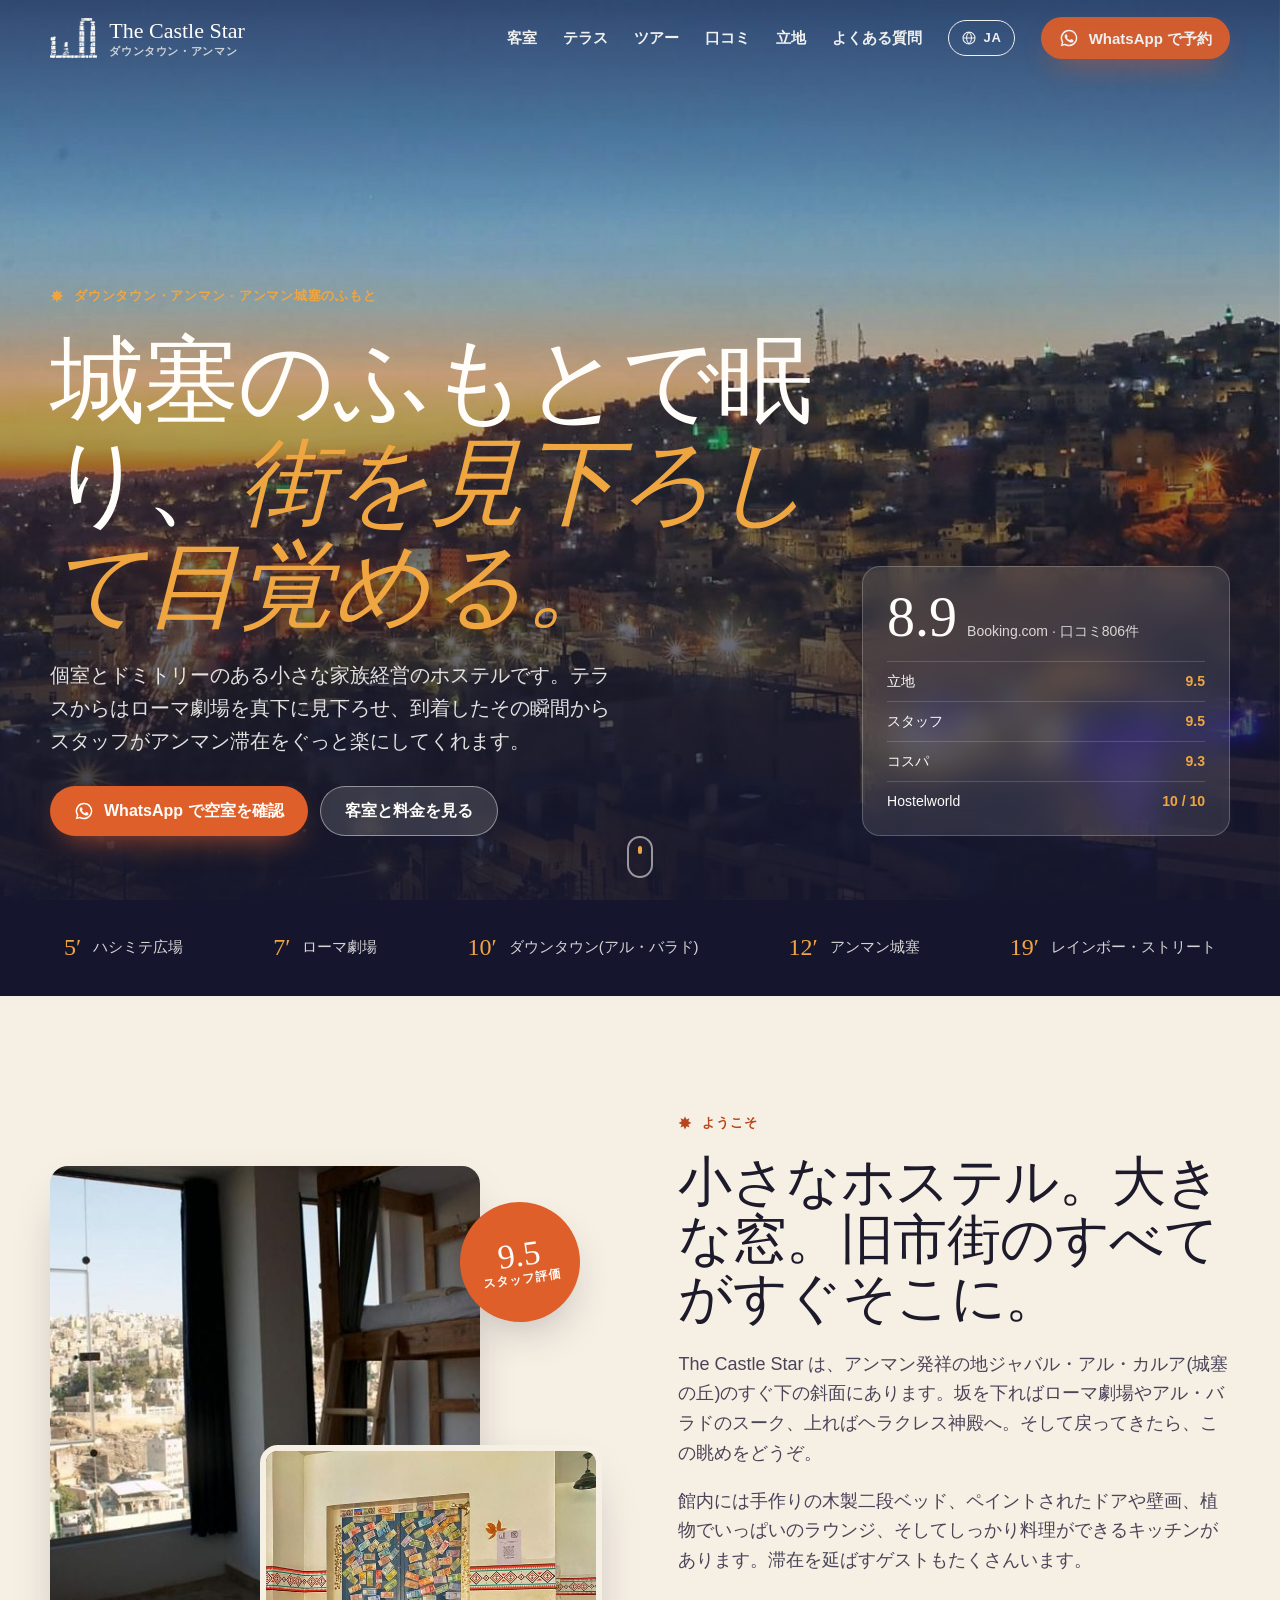
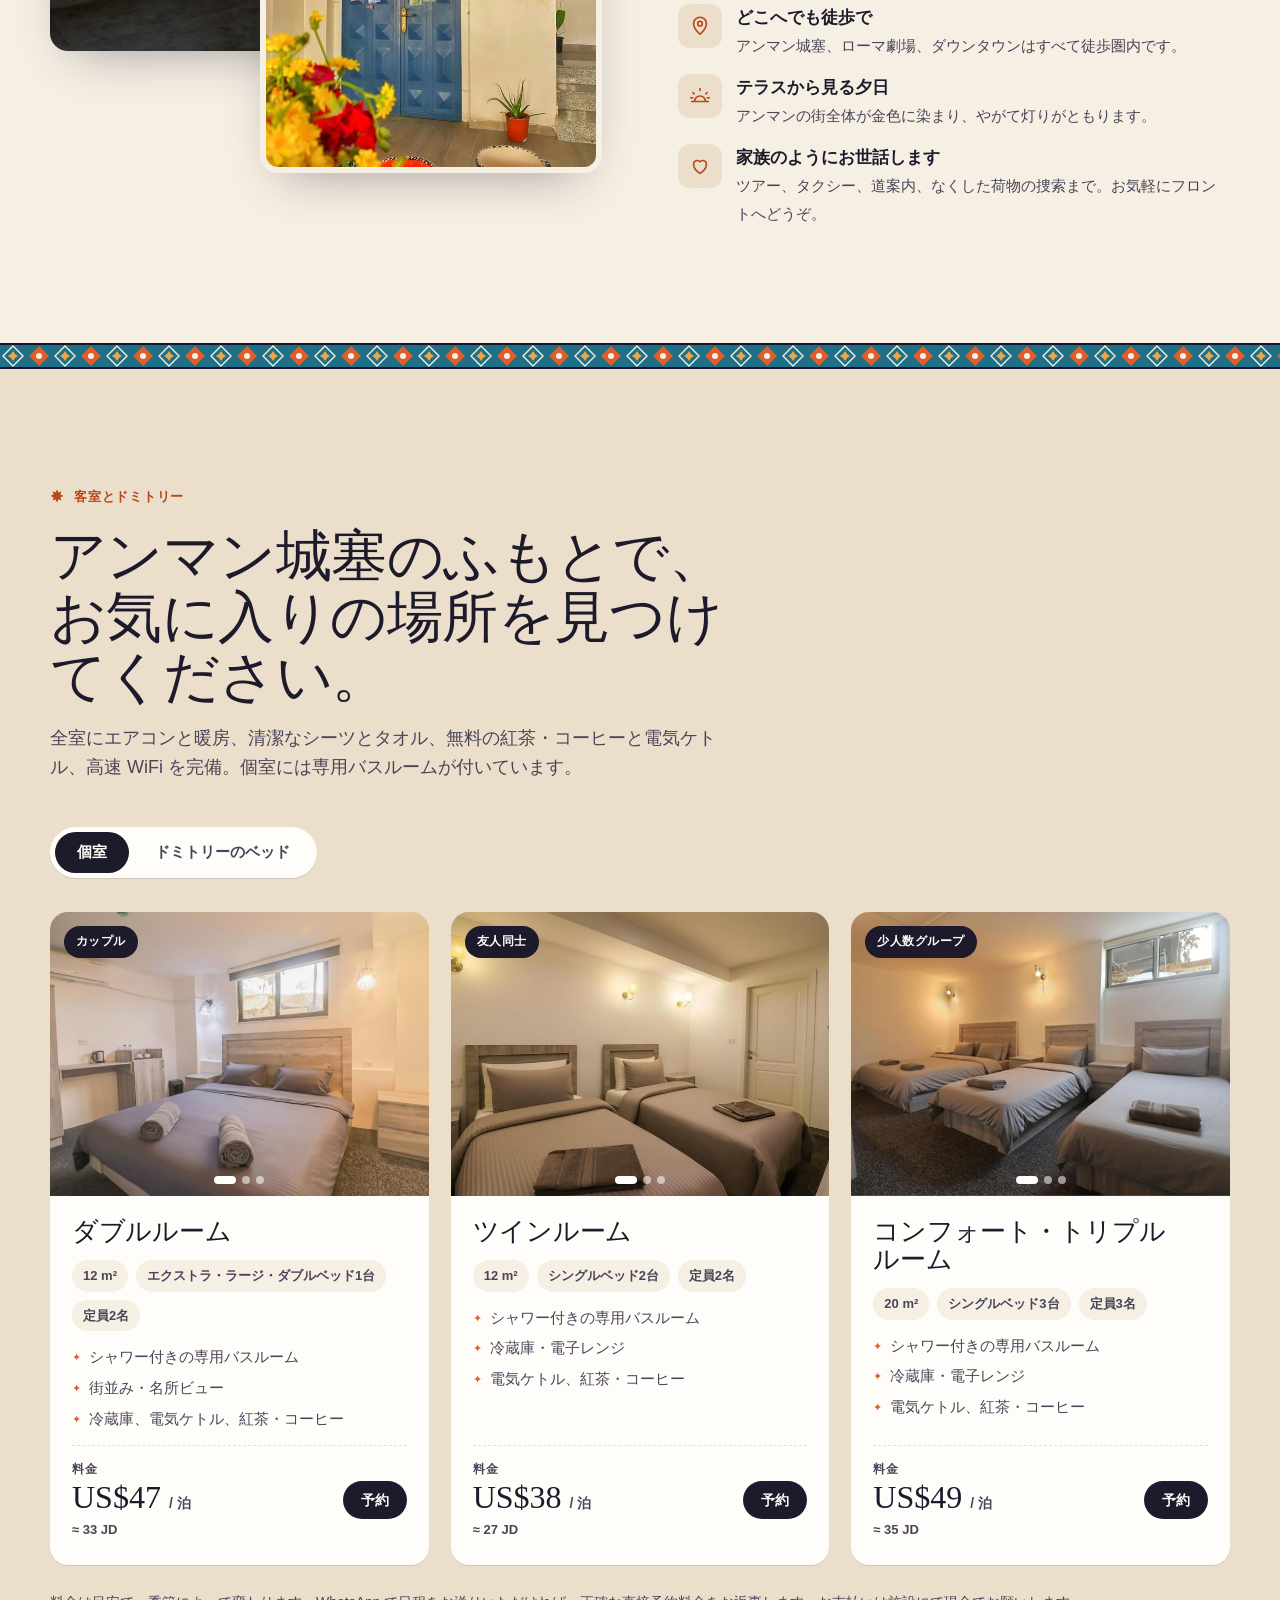
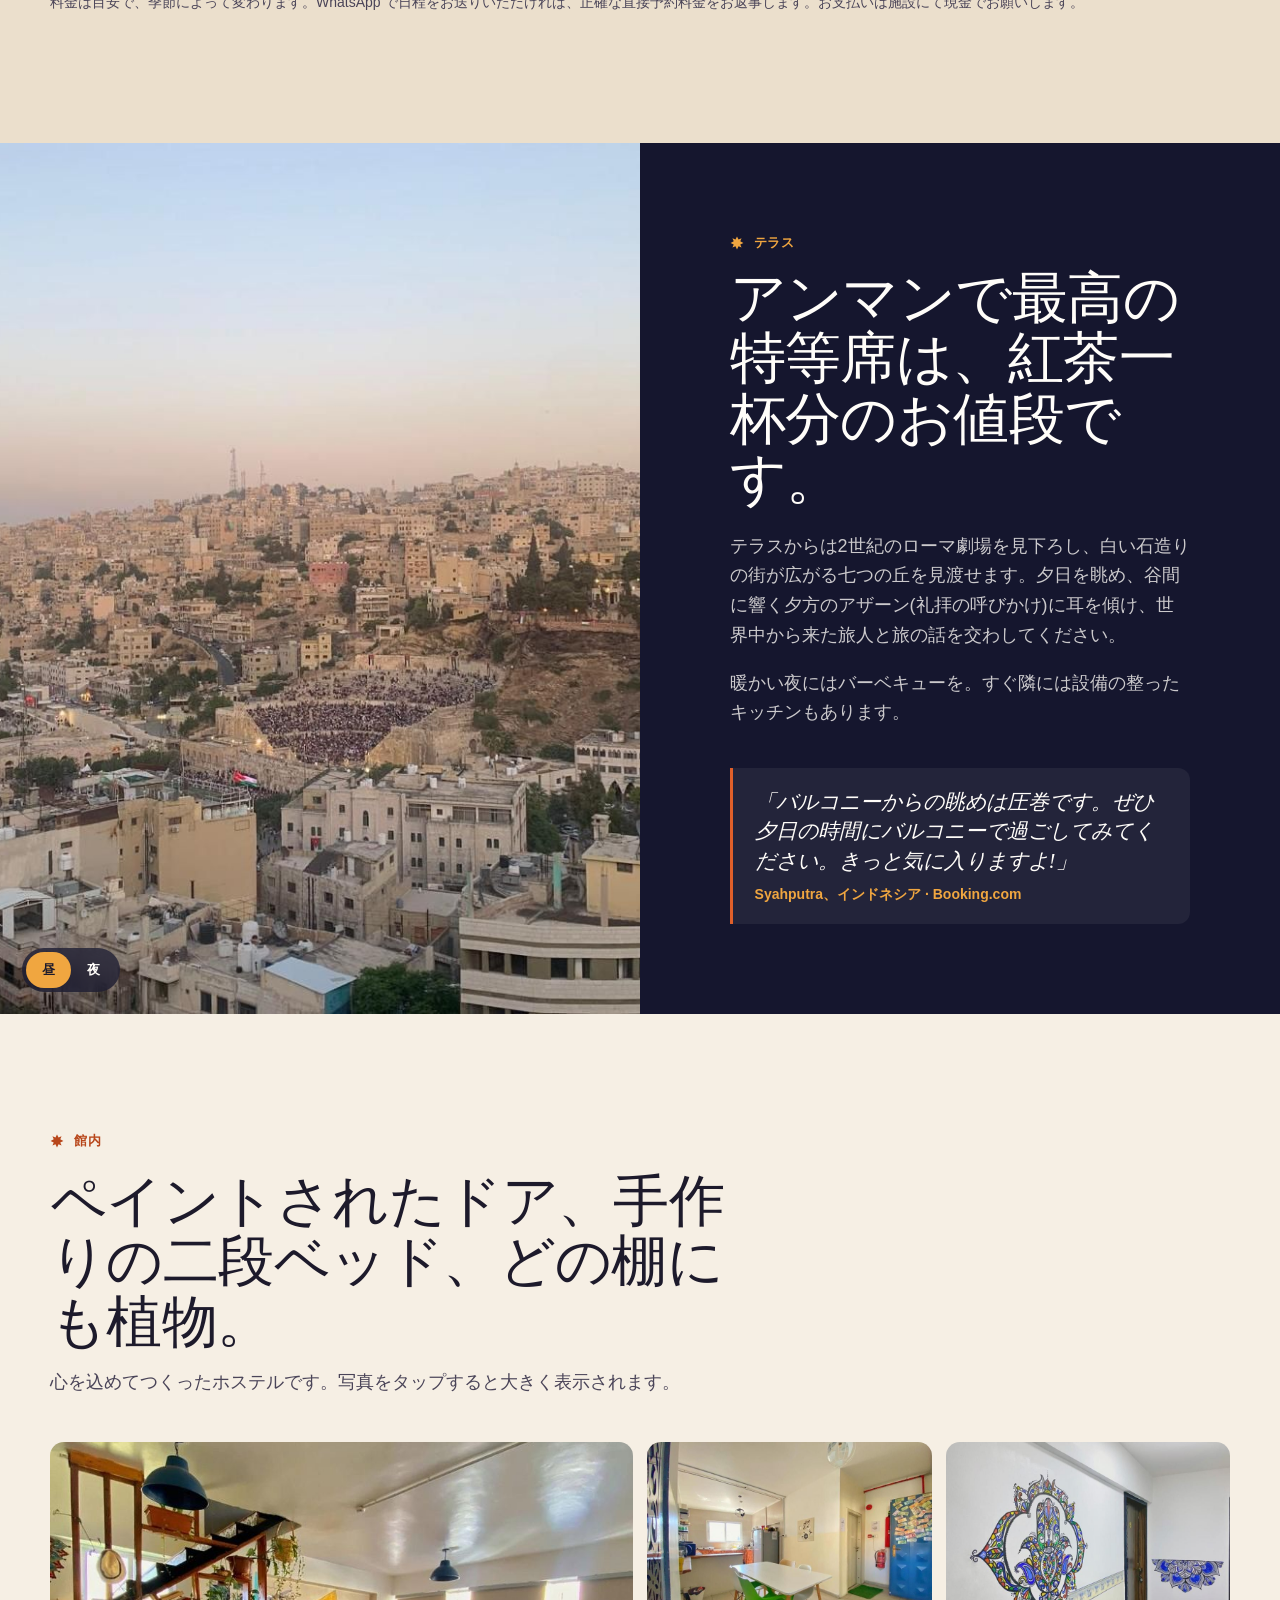
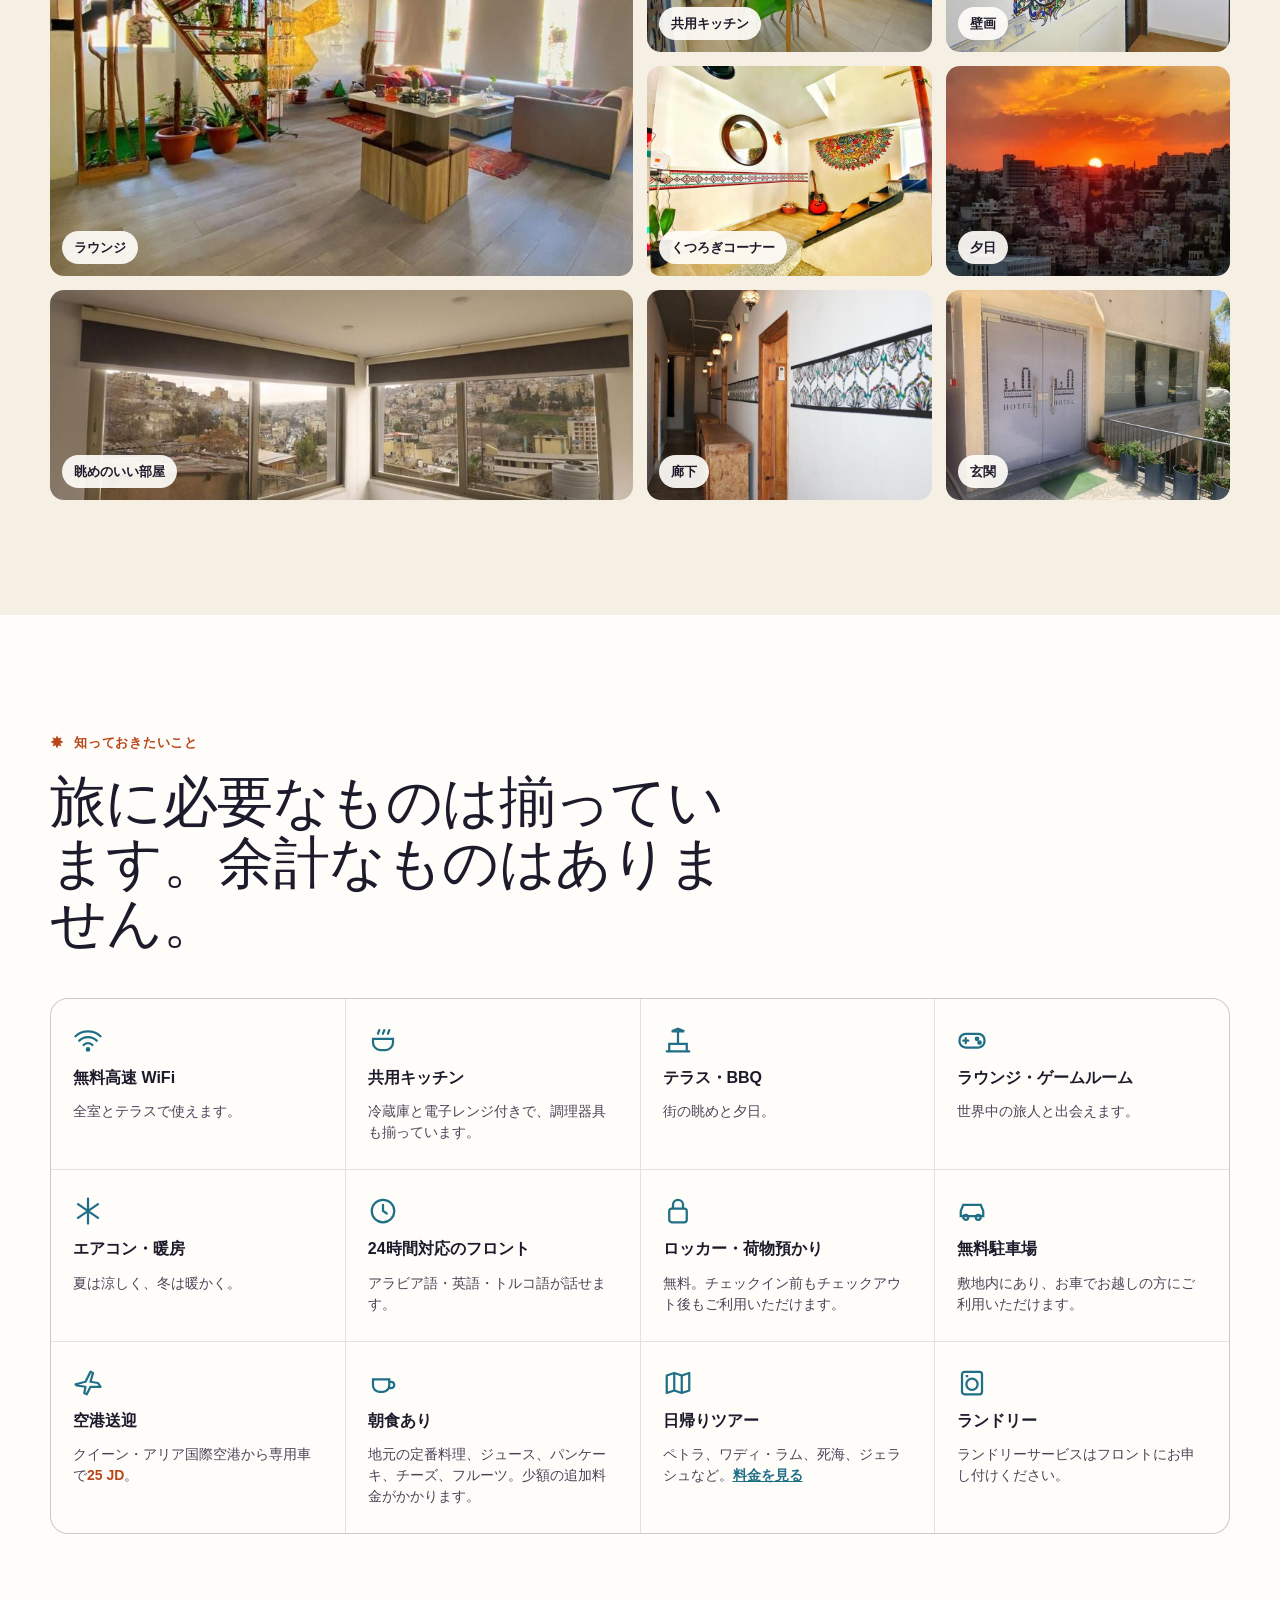
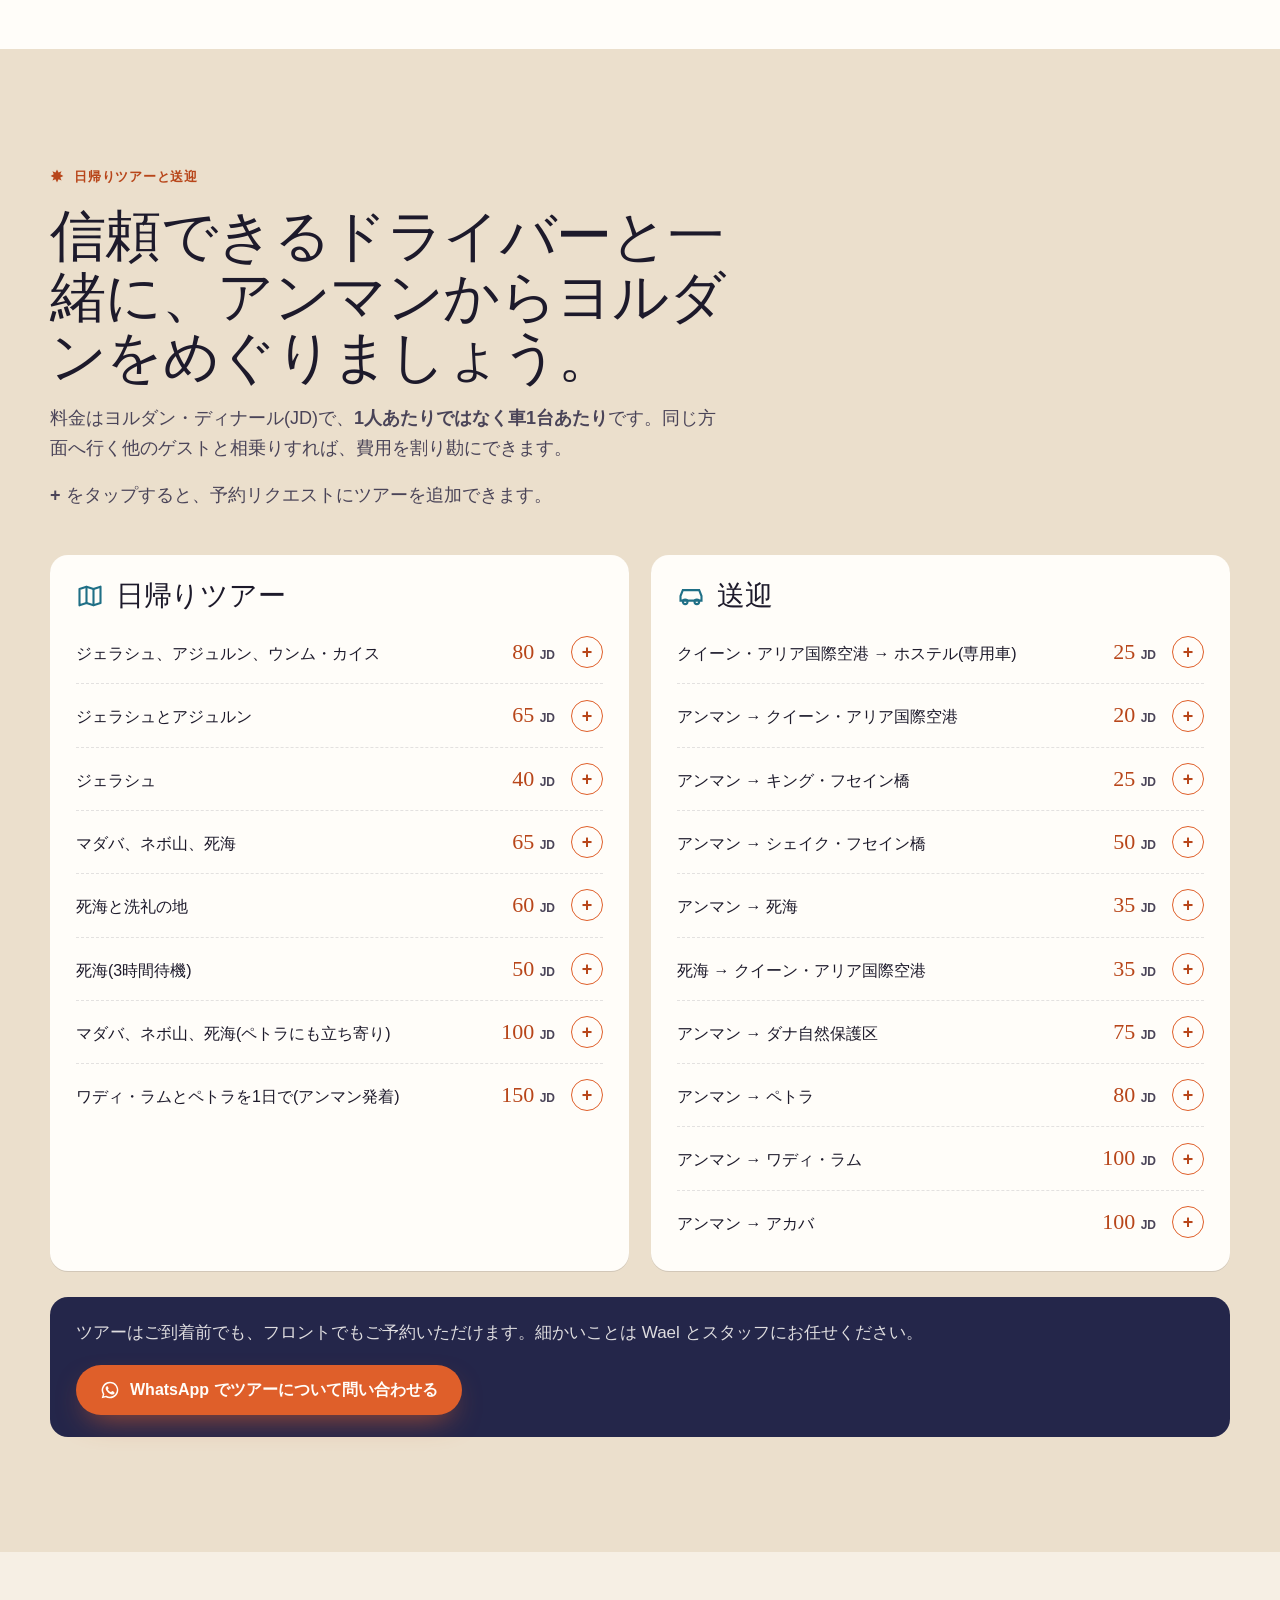
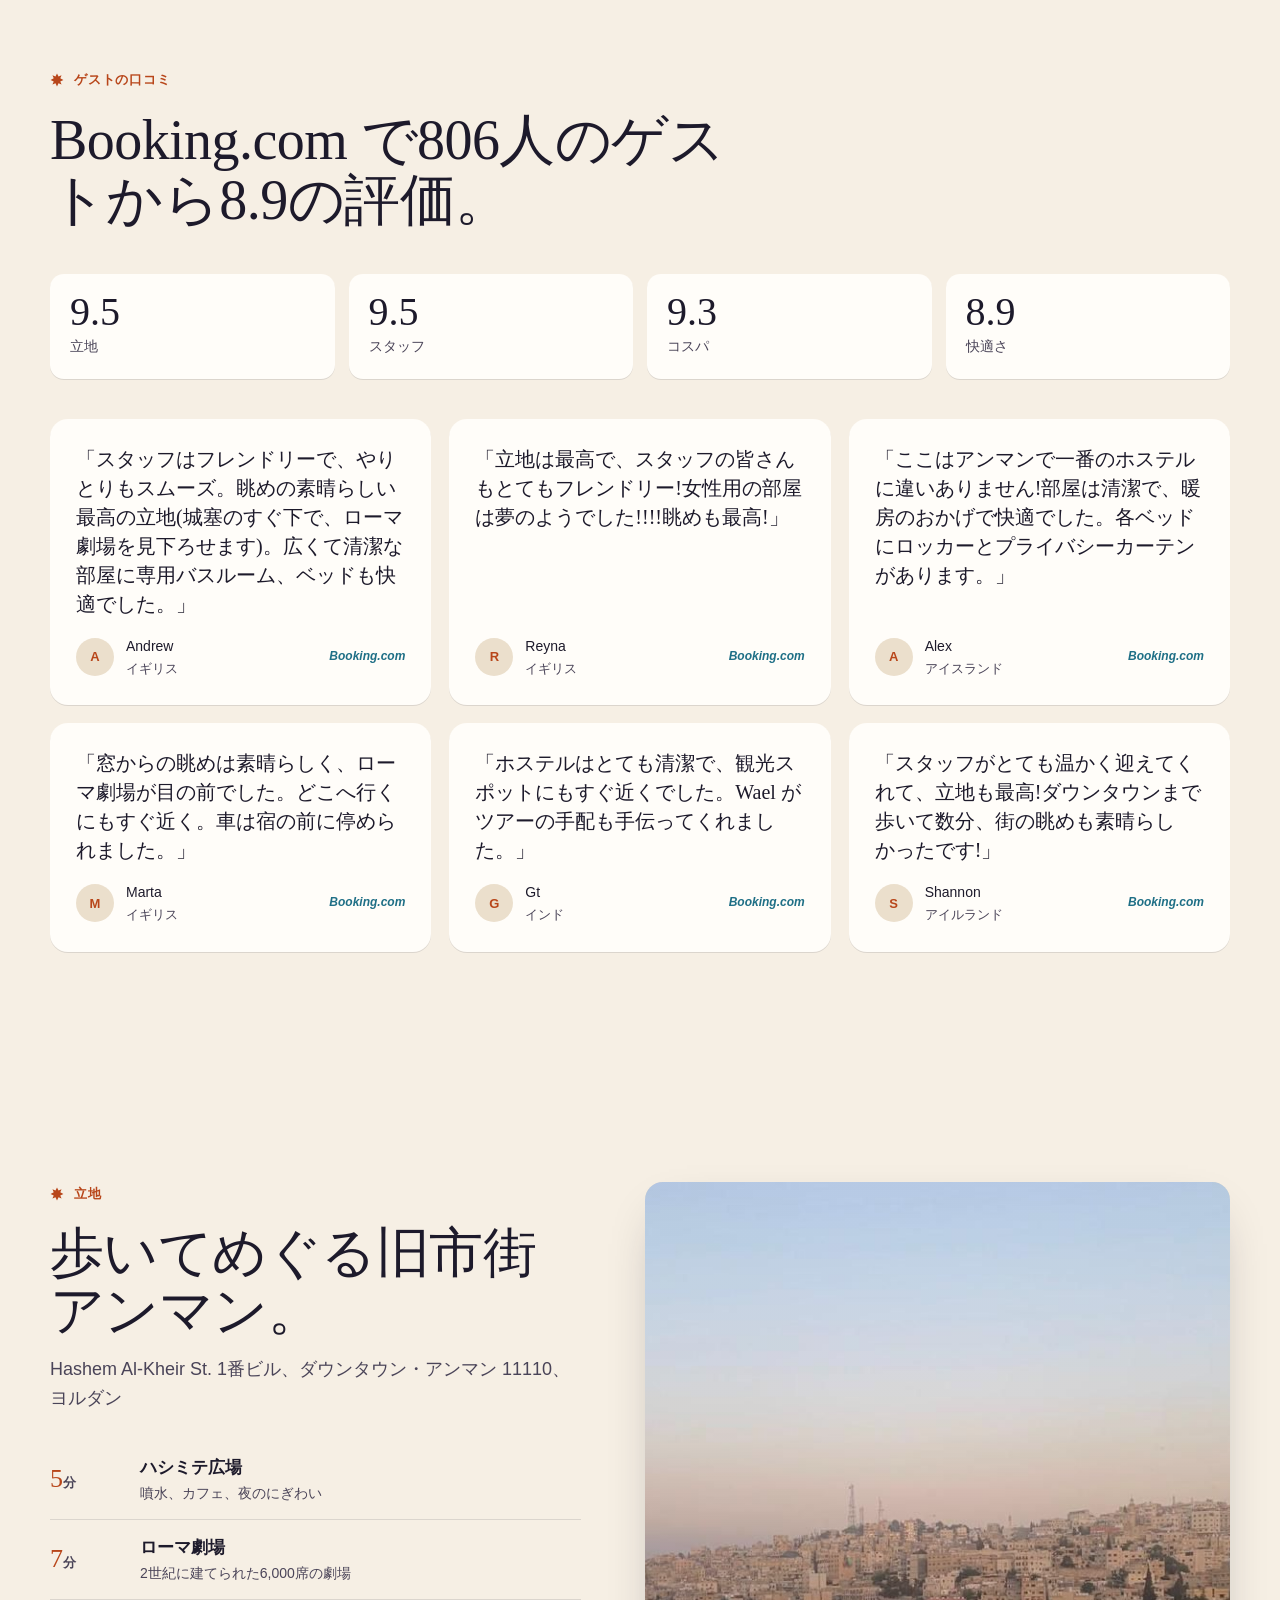
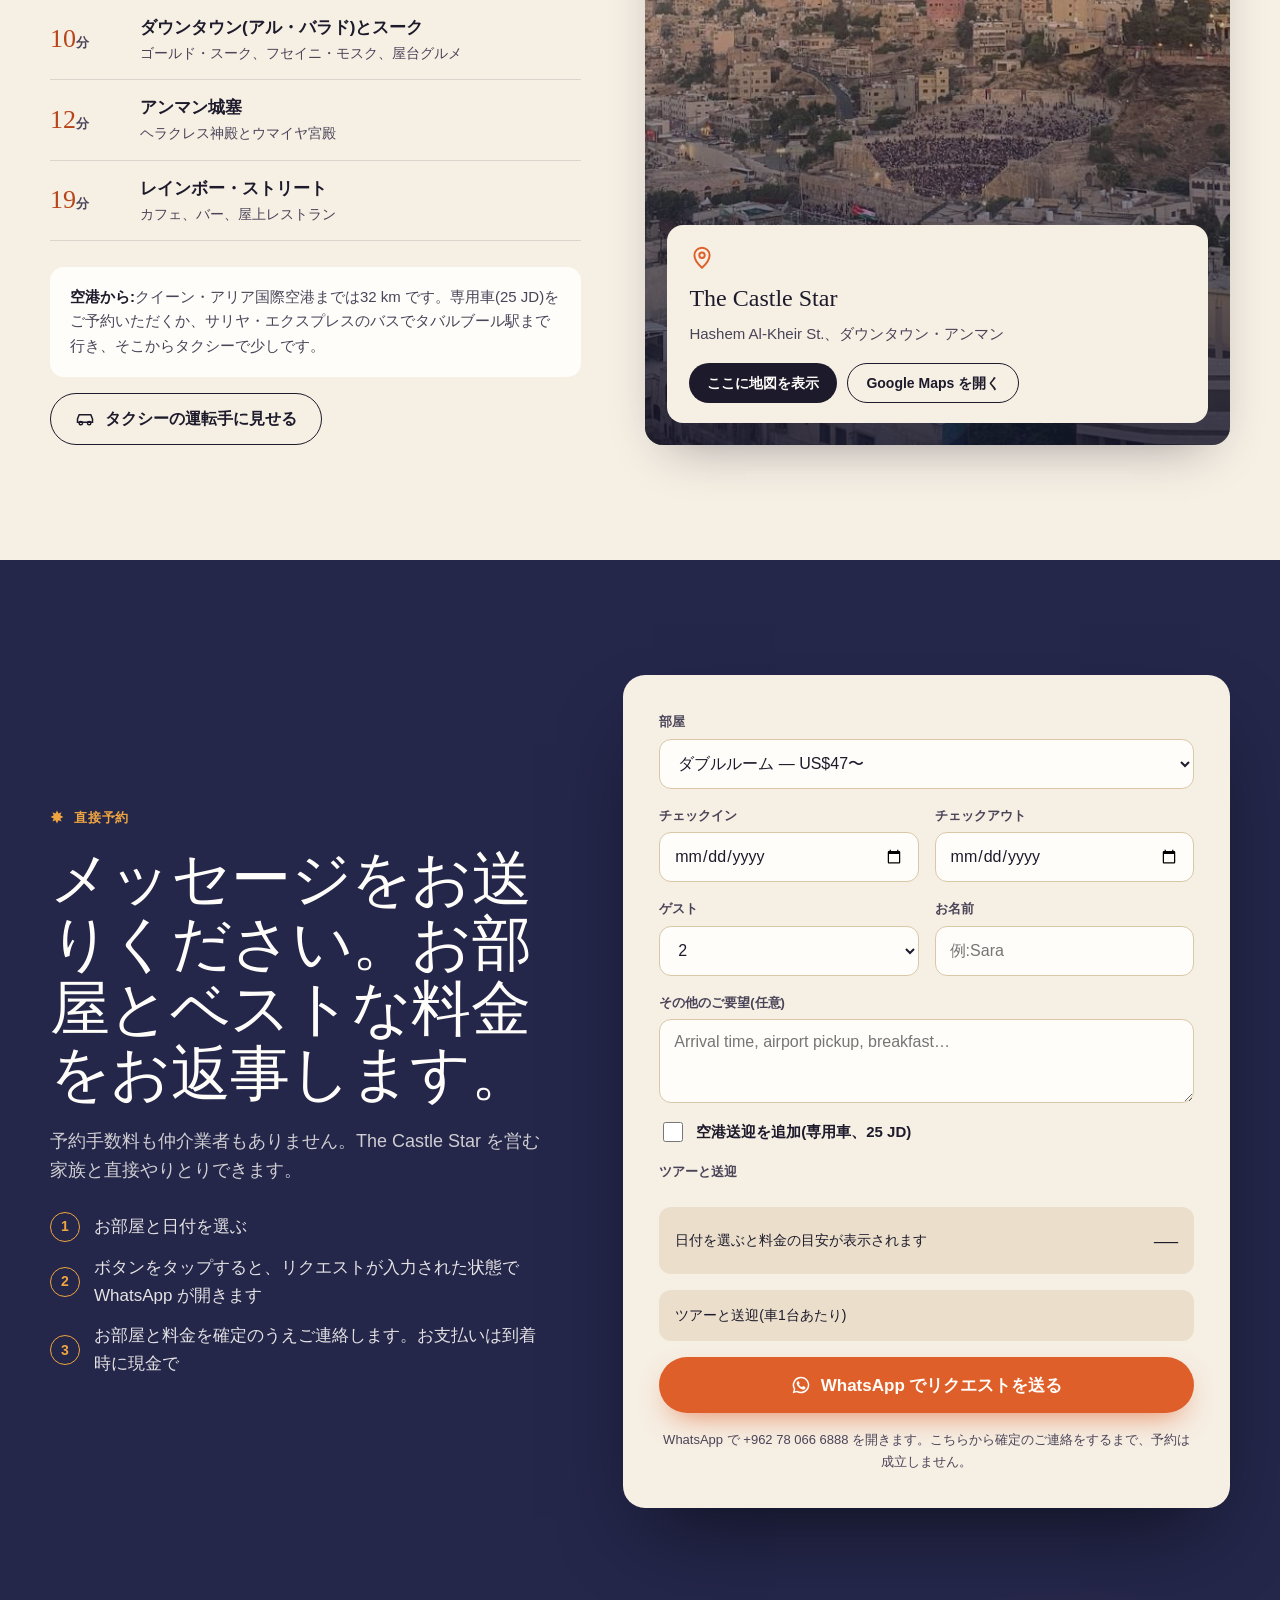
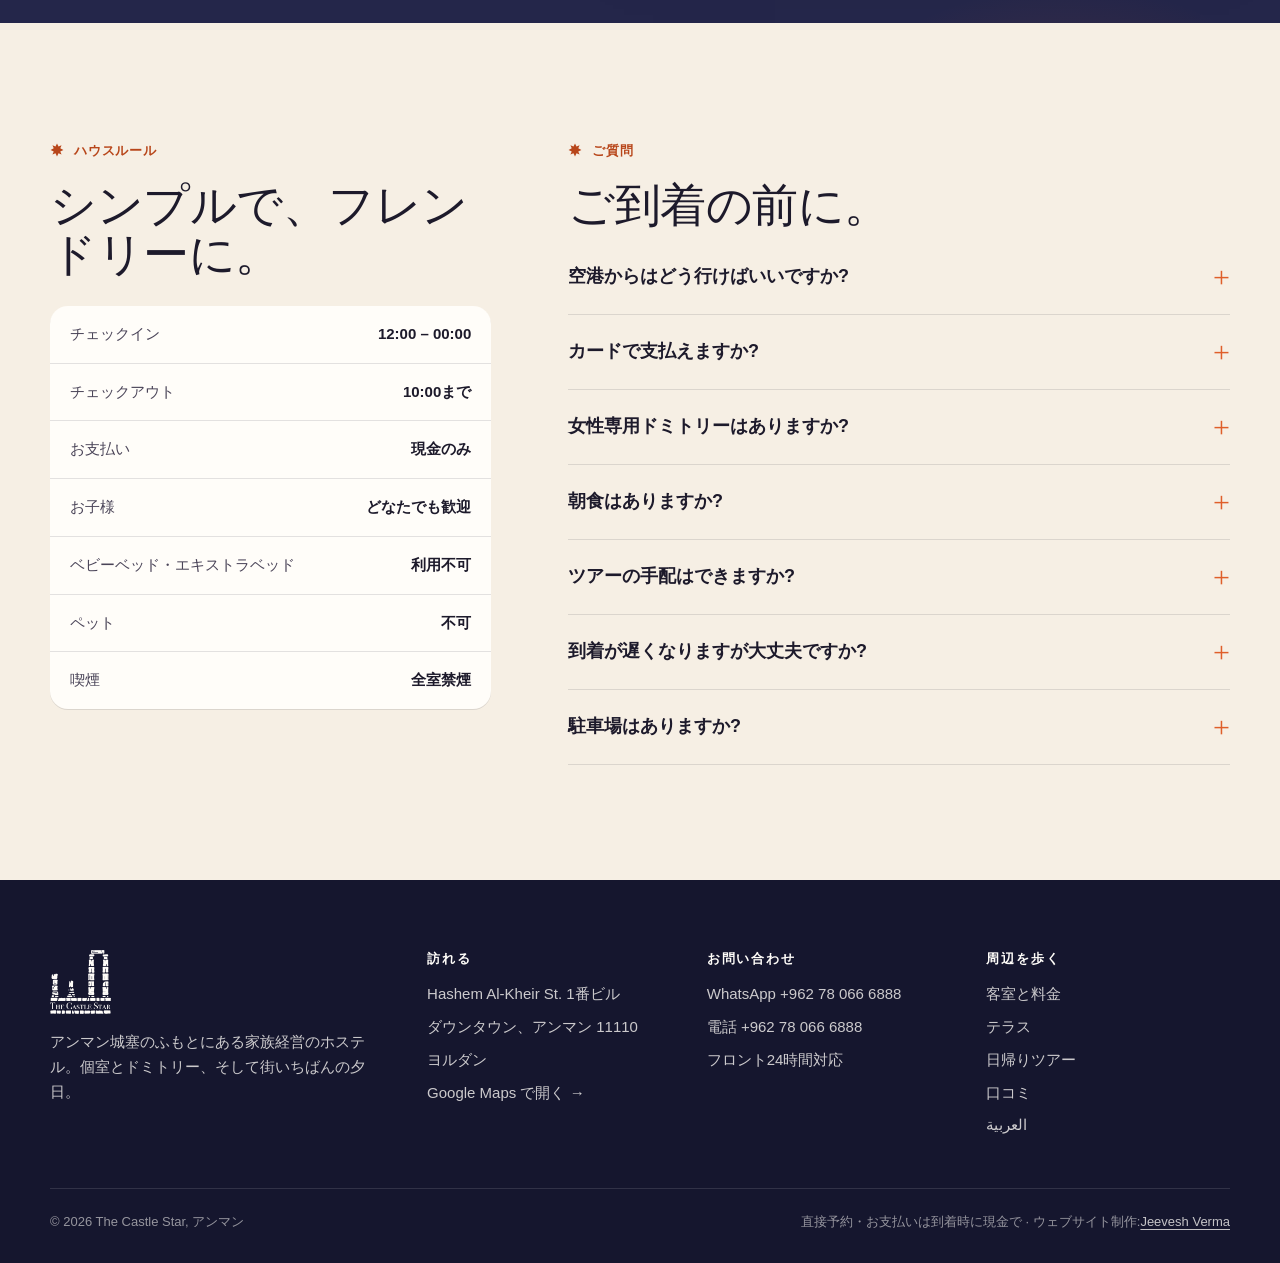
<file: ja/index.html>
<!doctype html>
<html lang="ja" dir="ltr">
<head>
<meta charset="utf-8">
<meta name="viewport" content="width=device-width, initial-scale=1">
<meta http-equiv="Content-Security-Policy" content="default-src 'self'; script-src 'self'; style-src 'self' 'unsafe-inline'; img-src 'self' data:; font-src 'self'; connect-src 'self'; frame-src https://www.google.com; object-src 'none'; base-uri 'self'; form-action 'none'">
<meta name="referrer" content="strict-origin-when-cross-origin">
<title>The Castle Star — アンマン城塞のふもとのホステル、ダウンタウン・アンマン</title>
<meta name="description" content="ダウンタウン・アンマンにある家族経営のホステル。アンマン城塞とローマ劇場はすぐそば。個室とドミトリー、屋上からの夕日、共用キッチン。WhatsApp で直接予約できます。">
<meta property="og:title" content="The Castle Star — ダウンタウン・アンマン">
<meta property="og:description" content="アンマン城塞のふもとにある個室とドミトリー。屋上からローマ劇場を一望。WhatsApp で直接予約できます。">
<meta property="og:image" content="https://jeeveshverma.github.io/castlestaramman/assets/img/hero-dusk.jpg">
<meta property="og:url" content="https://jeeveshverma.github.io/castlestaramman/ja/">
<meta property="og:site_name" content="The Castle Star">
<meta property="og:locale" content="ja_JP">
<meta name="twitter:card" content="summary_large_image">
<link rel="alternate" hreflang="en" href="https://jeeveshverma.github.io/castlestaramman/">
<link rel="alternate" hreflang="ar" href="https://jeeveshverma.github.io/castlestaramman/ar/">
<link rel="alternate" hreflang="fr" href="https://jeeveshverma.github.io/castlestaramman/fr/">
<link rel="alternate" hreflang="de" href="https://jeeveshverma.github.io/castlestaramman/de/">
<link rel="alternate" hreflang="it" href="https://jeeveshverma.github.io/castlestaramman/it/">
<link rel="alternate" hreflang="es" href="https://jeeveshverma.github.io/castlestaramman/es/">
<link rel="alternate" hreflang="nl" href="https://jeeveshverma.github.io/castlestaramman/nl/">
<link rel="alternate" hreflang="pl" href="https://jeeveshverma.github.io/castlestaramman/pl/">
<link rel="alternate" hreflang="ru" href="https://jeeveshverma.github.io/castlestaramman/ru/">
<link rel="alternate" hreflang="zh-Hans" href="https://jeeveshverma.github.io/castlestaramman/zh/">
<link rel="alternate" hreflang="ja" href="https://jeeveshverma.github.io/castlestaramman/ja/">
<link rel="alternate" hreflang="ko" href="https://jeeveshverma.github.io/castlestaramman/ko/">
<link rel="alternate" hreflang="x-default" href="https://jeeveshverma.github.io/castlestaramman/">
<link rel="canonical" href="https://jeeveshverma.github.io/castlestaramman/ja/">
<meta property="og:type" content="website">
<meta name="theme-color" content="#15162e">
<link rel="icon" type="image/png" href="../favicon.png">
<link rel="apple-touch-icon" href="../apple-touch-icon.png">


<link rel="preload" as="image" href="../assets/img/hero-dusk-800.jpg" imagesrcset="../assets/img/hero-dusk-800.jpg 800w, ../assets/img/hero-dusk.jpg 1280w" imagesizes="100vw">
<link rel="preload" href="../assets/fonts/fraunces.woff2" as="font" type="font/woff2" crossorigin>
<link rel="stylesheet" href="../assets/css/fonts.css">
<link rel="stylesheet" href="../assets/css/style.css">
<script type="application/ld+json">{"@context": "https://schema.org", "@type": "Hostel", "name": "The Castle Star", "url": "https://jeeveshverma.github.io/castlestaramman/", "image": "https://jeeveshverma.github.io/castlestaramman/assets/img/hero-dusk.jpg", "logo": "https://jeeveshverma.github.io/castlestaramman/assets/img/logo-dark.png", "telephone": "+962 78 066 6888", "address": {"@type": "PostalAddress", "streetAddress": "Building 1, Hashem Al-Kheir St.", "addressLocality": "Amman", "postalCode": "11110", "addressCountry": "JO"}, "checkinTime": "12:00", "checkoutTime": "10:00", "priceRange": "US$16–49", "currenciesAccepted": "JOD, USD", "paymentAccepted": "Cash", "availableLanguage": ["Arabic", "English", "Turkish"], "petsAllowed": false, "aggregateRating": {"@type": "AggregateRating", "ratingValue": "8.9", "bestRating": "10", "reviewCount": "806"}, "amenityFeature": [{"@type": "LocationFeatureSpecification", "name": "Free WiFi", "value": true}, {"@type": "LocationFeatureSpecification", "name": "無料駐車場", "value": true}, {"@type": "LocationFeatureSpecification", "name": "共用キッチン", "value": true}, {"@type": "LocationFeatureSpecification", "name": "テラス", "value": true}]}</script>
</head>
<body data-t-photo="写真">
<a class="skip" href="#main">本文へスキップ</a>

<svg width="0" height="0" style="position:absolute" aria-hidden="true">
  <symbol id="i-star" viewBox="0 0 24 24"><path fill="currentColor" d="M12 1l2.6 5.2 5.2-2.2-2.2 5.2L23 12l-5.4 2.6 2.2 5.2-5.2-2.2L12 23l-2.6-5.4-5.2 2.2 2.2-5.2L1 12l5.4-2.8-2.2-5.2 5.2 2.2z"/></symbol>
  <symbol id="i-wa" viewBox="0 0 24 24"><path fill="currentColor" d="M12 2a10 10 0 0 0-8.6 15.1L2 22l5-1.3A10 10 0 1 0 12 2zm0 18.2a8.2 8.2 0 0 1-4.2-1.2l-.3-.2-3 .8.8-2.9-.2-.3A8.2 8.2 0 1 1 12 20.2zm4.5-6.1c-.2-.1-1.5-.7-1.7-.8s-.4-.1-.6.1-.7.8-.8 1-.3.2-.5.1a6.7 6.7 0 0 1-3.3-2.9c-.3-.4.2-.4.7-1.4.1-.2 0-.3 0-.4l-.8-1.8c-.2-.5-.4-.4-.6-.4h-.5a1 1 0 0 0-.7.3 3 3 0 0 0-.9 2.2 5.2 5.2 0 0 0 1.1 2.7 11.8 11.8 0 0 0 4.5 4c1.7.7 2.3.8 3.1.6a2.7 2.7 0 0 0 1.8-1.2 2.2 2.2 0 0 0 .1-1.3c0-.1-.2-.2-.4-.3z"/></symbol>
  <symbol id="i-menu" viewBox="0 0 24 24"><path stroke="currentColor" stroke-width="2" stroke-linecap="round" d="M4 7h16M4 12h16M4 17h16"/></symbol>
  <symbol id="i-pin" viewBox="0 0 24 24"><path fill="none" stroke="currentColor" stroke-width="1.8" d="M12 21s7-6.2 7-11.5A7 7 0 0 0 5 9.5C5 14.8 12 21 12 21z"/><circle cx="12" cy="9.5" r="2.5" fill="none" stroke="currentColor" stroke-width="1.8"/></symbol>
  <symbol id="i-sun" viewBox="0 0 24 24"><g fill="none" stroke="currentColor" stroke-width="1.8" stroke-linecap="round"><path d="M3 18h18M6 18a6 6 0 0 1 12 0"/><path d="M12 6V4M5.6 9.6 4.2 8.2M18.4 9.6l1.4-1.4M2 14h2M20 14h2"/></g></symbol>
  <symbol id="i-heart" viewBox="0 0 24 24"><path fill="none" stroke="currentColor" stroke-width="1.8" d="M12 20s-7-4.4-7-10a4 4 0 0 1 7-2.6A4 4 0 0 1 19 10c0 5.6-7 10-7 10z"/></symbol>
  <symbol id="i-wifi" viewBox="0 0 24 24"><g fill="none" stroke="currentColor" stroke-width="1.8" stroke-linecap="round"><path d="M2 9a15 15 0 0 1 20 0M5 12.5a10 10 0 0 1 14 0M8.5 16a5 5 0 0 1 7 0"/><circle cx="12" cy="19.5" r="1" fill="currentColor"/></g></symbol>
  <symbol id="i-kitchen" viewBox="0 0 24 24"><g fill="none" stroke="currentColor" stroke-width="1.8" stroke-linecap="round"><path d="M4 11h16v3a6 6 0 0 1-6 6h-4a6 6 0 0 1-6-6z"/><path d="M8 7c0-1.5 1-1.5 1-3M12 7c0-1.5 1-1.5 1-3M16 7c0-1.5 1-1.5 1-3"/></g></symbol>
  <symbol id="i-terrace" viewBox="0 0 24 24"><g fill="none" stroke="currentColor" stroke-width="1.8" stroke-linecap="round"><path d="M3 21h18M5 21v-6h14v6M12 15V5M7 5h10l-5-2z"/></g></symbol>
  <symbol id="i-game" viewBox="0 0 24 24"><g fill="none" stroke="currentColor" stroke-width="1.8" stroke-linecap="round"><rect x="2" y="7" width="20" height="11" rx="5"/><path d="M7 10.5v4M5 12.5h4"/><circle cx="16" cy="11" r="1" fill="currentColor"/><circle cx="18" cy="14" r="1" fill="currentColor"/></g></symbol>
  <symbol id="i-snow" viewBox="0 0 24 24"><g fill="none" stroke="currentColor" stroke-width="1.8" stroke-linecap="round"><path d="M12 2v20M4 6.5l16 11M20 6.5l-16 11"/></g></symbol>
  <symbol id="i-desk" viewBox="0 0 24 24"><g fill="none" stroke="currentColor" stroke-width="1.8" stroke-linecap="round"><circle cx="12" cy="12" r="9"/><path d="M12 7v5l3 2"/></g></symbol>
  <symbol id="i-lock" viewBox="0 0 24 24"><g fill="none" stroke="currentColor" stroke-width="1.8"><rect x="5" y="10" width="14" height="11" rx="2"/><path d="M8 10V7a4 4 0 0 1 8 0v3"/></g></symbol>
  <symbol id="i-car" viewBox="0 0 24 24"><g fill="none" stroke="currentColor" stroke-width="1.8" stroke-linecap="round"><path d="M3 16v-4l2-5h14l2 5v4z"/><circle cx="7" cy="17" r="2"/><circle cx="17" cy="17" r="2"/></g></symbol>
  <symbol id="i-plane" viewBox="0 0 24 24"><path fill="none" stroke="currentColor" stroke-width="1.8" stroke-linejoin="round" d="M2 13l8-2 4-8 2 1-2 7 6 1 2 3-8 0-3 6-2-1 1-5-7-1z"/></symbol>
  <symbol id="i-map" viewBox="0 0 24 24"><g fill="none" stroke="currentColor" stroke-width="1.8" stroke-linejoin="round"><path d="M3 6l6-2 6 2 6-2v14l-6 2-6-2-6 2z"/><path d="M9 4v14M15 6v14"/></g></symbol>
  <symbol id="i-cup" viewBox="0 0 24 24"><g fill="none" stroke="currentColor" stroke-width="1.8" stroke-linecap="round"><path d="M4 9h13v5a5 5 0 0 1-5 5H9a5 5 0 0 1-5-5z"/><path d="M17 11h1.5a2.5 2.5 0 0 1 0 5H17"/></g></symbol>
  <symbol id="i-wash" viewBox="0 0 24 24"><g fill="none" stroke="currentColor" stroke-width="1.8"><rect x="4" y="3" width="16" height="18" rx="2"/><circle cx="12" cy="13" r="4.5"/><path d="M7 6.5h2"/></g></symbol>
  <symbol id="i-bike" viewBox="0 0 24 24"><g fill="none" stroke="currentColor" stroke-width="1.8" stroke-linecap="round"><circle cx="5.5" cy="16" r="3.5"/><circle cx="18.5" cy="16" r="3.5"/><path d="M5.5 16 9 9h6l3.5 7M9 9l3 7h-2M14 6h2"/></g></symbol>
  <symbol id="i-coin" viewBox="0 0 24 24"><g fill="none" stroke="currentColor" stroke-width="1.8"><circle cx="12" cy="12" r="9"/><path d="M15 9.5c-.5-1-1.6-1.5-3-1.5-1.7 0-3 .8-3 2s1.3 1.7 3 2 3 .8 3 2-1.3 2-3 2c-1.4 0-2.5-.5-3-1.5M12 6v12" stroke-linecap="round"/></g></symbol>
</svg>

<header class="site-header" id="top">
  <div class="wrap">
    <a class="brand" href="#top" aria-label="The Castle Star — ホーム">
      <img class="logo-light" src="../assets/img/mark-light.png" alt="" width="47" height="40">
      <img class="logo-dark" src="../assets/img/mark-dark.png" alt="" width="47" height="40">
      <span class="wordmark">The Castle Star<small>ダウンタウン・アンマン</small></span>
    </a>
    <nav class="nav" id="nav" aria-label="メインメニュー">
      <a href="#rooms">客室</a>
      <a href="#rooftop">テラス</a>
      <a href="#trips">ツアー</a>
      <a href="#reviews">口コミ</a>
      <a href="#location">立地</a>
      <a href="#faq">よくある質問</a>
      <!--langs--><details class="langs" translate="no"><summary aria-label="Language: 日本語"><svg viewBox="0 0 24 24" aria-hidden="true"><path fill="none" stroke="currentColor" stroke-width="1.6" d="M12 3a9 9 0 1 0 0 18 9 9 0 0 0 0-18zm-9 9h18M12 3c2.5 2.6 3.8 5.6 3.8 9s-1.3 6.4-3.8 9c-2.5-2.6-3.8-5.6-3.8-9S9.5 5.6 12 3z"/></svg>JA</summary><ul><li><a href="../" hreflang="en" lang="en">English</a></li><li><a href="../ar/" hreflang="ar" lang="ar">العربية</a></li><li><a href="../fr/" hreflang="fr" lang="fr">Français</a></li><li><a href="../de/" hreflang="de" lang="de">Deutsch</a></li><li><a href="../it/" hreflang="it" lang="it">Italiano</a></li><li><a href="../es/" hreflang="es" lang="es">Español</a></li><li><a href="../nl/" hreflang="nl" lang="nl">Nederlands</a></li><li><a href="../pl/" hreflang="pl" lang="pl">Polski</a></li><li><a href="../ru/" hreflang="ru" lang="ru">Русский</a></li><li><a href="../zh/" hreflang="zh-Hans" lang="zh-Hans">简体中文</a></li><li><a href="../ja/" hreflang="ja" lang="ja" aria-current="true">日本語</a></li><li><a href="../ko/" hreflang="ko" lang="ko">한국어</a></li></ul></details><!--/langs-->
      <a class="btn btn-wa" href="#book"><svg><use href="#i-wa"/></svg>WhatsApp で予約</a>
    </nav>
    <button class="menu-toggle" aria-label="メニューを開く" aria-expanded="false" aria-controls="nav"><svg><use href="#i-menu"/></svg></button>
  </div>
</header>

<main id="main">
<!-- ============ HERO ============ -->
<section class="hero">
  <div class="hero-media"><img src="../assets/img/hero-dusk.jpg" alt="The Castle Star から見た夕暮れのアンマン。眼下にはライトアップされたローマ劇場" fetchpriority="high" width="1280" height="852" srcset="../assets/img/hero-dusk-800.jpg 800w, ../assets/img/hero-dusk.jpg 1280w" sizes="100vw"></div>
  <div class="wrap hero-inner">
    <div>
      <span class="eyebrow"><svg><use href="#i-star"/></svg>ダウンタウン・アンマン · アンマン城塞のふもと</span>
      <h1>城塞のふもとで眠り、<em>街を見下ろして目覚める。</em></h1>
      <p class="hero-lead">個室とドミトリーのある小さな家族経営のホステルです。テラスからはローマ劇場を真下に見下ろせ、到着したその瞬間からスタッフがアンマン滞在をぐっと楽にしてくれます。</p>
      <div class="hero-ctas">
        <a class="btn btn-wa" href="#book"><svg><use href="#i-wa"/></svg>WhatsApp で空室を確認</a>
        <a class="btn btn-ghost" href="#rooms">客室と料金を見る</a>
      </div>
    </div>
    <aside class="hero-card" aria-label="ゲスト評価">
      <div class="score"><b>8.9</b><span>Booking.com · 口コミ806件</span></div>
      <ul>
        <li>立地 <b>9.5</b></li>
        <li>スタッフ <b>9.5</b></li>
        <li>コスパ <b>9.3</b></li>
        <li>Hostelworld <b>10 / 10</b></li>
      </ul>
    </aside>
  </div>
  <a class="hero-cue" href="#rooms" aria-label="下にスクロール"></a>
</section>

<!-- ============ DISTANCE RIBBON ============ -->
<div class="ribbon" aria-label="徒歩でのアクセス">
  <div class="wrap">
    <ul>
      <li><b>5′</b><span>ハシミテ広場</span></li>
      <li><b>7′</b><span>ローマ劇場</span></li>
      <li><b>10′</b><span>ダウンタウン(アル・バラド)</span></li>
      <li><b>12′</b><span>アンマン城塞</span></li>
      <li><b>19′</b><span>レインボー・ストリート</span></li>
    </ul>
  </div>
</div>

<!-- ============ STORY ============ -->
<section class="section">
  <div class="wrap story">
    <div class="story-photos reveal">
      <figure class="p1"><img src="../assets/img/dorm-window.jpg" alt="アンマンを見渡す大きな窓のあるドミトリー" loading="lazy" width="1280" height="852" srcset="../assets/img/dorm-window-800.jpg 800w, ../assets/img/dorm-window.jpg 1280w" sizes="(max-width: 640px) 100vw, (max-width: 1080px) 50vw, 33vw"></figure>
      <figure class="p2"><img src="../assets/img/blue-door.jpg" alt="The Castle Star 館内の手描きの青いドア" loading="lazy" width="1173" height="900" srcset="../assets/img/blue-door-800.jpg 800w, ../assets/img/blue-door.jpg 1173w" sizes="(max-width: 640px) 100vw, (max-width: 1080px) 50vw, 33vw"></figure>
      <div class="stamp"><span><b>9.5</b>スタッフ評価</span></div>
    </div>
    <div class="story-text reveal">
      <span class="eyebrow"><svg><use href="#i-star"/></svg>ようこそ</span>
      <h2>小さなホステル。大きな窓。旧市街のすべてがすぐそこに。</h2>
      <p>The Castle Star は、アンマン発祥の地ジャバル・アル・カルア(城塞の丘)のすぐ下の斜面にあります。坂を下ればローマ劇場やアル・バラドのスーク、上ればヘラクレス神殿へ。そして戻ってきたら、この眺めをどうぞ。</p>
      <p>館内には手作りの木製二段ベッド、ペイントされたドアや壁画、植物でいっぱいのラウンジ、そしてしっかり料理ができるキッチンがあります。滞在を延ばすゲストもたくさんいます。</p>
      <ul class="story-points">
        <li><span class="ico"><svg><use href="#i-pin"/></svg></span><div><b>どこへでも徒歩で</b><span>アンマン城塞、ローマ劇場、ダウンタウンはすべて徒歩圏内です。</span></div></li>
        <li><span class="ico"><svg><use href="#i-sun"/></svg></span><div><b>テラスから見る夕日</b><span>アンマンの街全体が金色に染まり、やがて灯りがともります。</span></div></li>
        <li><span class="ico"><svg><use href="#i-heart"/></svg></span><div><b>家族のようにお世話します</b><span>ツアー、タクシー、道案内、なくした荷物の捜索まで。お気軽にフロントへどうぞ。</span></div></li>
      </ul>
    </div>
  </div>
</section>

<div class="tileband" aria-hidden="true"></div>

<!-- ============ ROOMS ============ -->
<section class="section rooms" id="rooms">
  <div class="wrap">
    <div class="section-head reveal">
      <span class="eyebrow"><svg><use href="#i-star"/></svg>客室とドミトリー</span>
      <h2>アンマン城塞のふもとで、お気に入りの場所を見つけてください。</h2>
      <p>全室にエアコンと暖房、清潔なシーツとタオル、無料の紅茶・コーヒーと電気ケトル、高速 WiFi を完備。個室には専用バスルームが付いています。</p>
    </div>

    <div class="room-tabs" role="tablist" aria-label="部屋タイプ">
      <button role="tab" aria-selected="true" aria-controls="tab-private" id="t-private">個室</button>
      <button role="tab" aria-selected="false" aria-controls="tab-dorms" id="t-dorms">ドミトリーのベッド</button>
    </div>

    <div class="room-grid" id="tab-private" role="tabpanel" aria-labelledby="t-private">
      <article class="room reveal" data-room="Double Room">
        <div class="room-gallery">
          <img class="on" src="../assets/img/double-1.jpg" alt="大きなベッドと街を望む窓のあるダブルルーム" loading="lazy" width="1248" height="832" srcset="../assets/img/double-1-800.jpg 800w, ../assets/img/double-1.jpg 1248w" sizes="(max-width: 640px) 100vw, (max-width: 1080px) 50vw, 33vw">
          <img src="../assets/img/double-2.jpg" alt="ウォークインシャワー付きのダブルルーム" loading="lazy" width="1280" height="853" srcset="../assets/img/double-2-800.jpg 800w, ../assets/img/double-2.jpg 1280w" sizes="(max-width: 640px) 100vw, (max-width: 1080px) 50vw, 33vw">
          <img src="../assets/img/double-3.jpg" alt="ダブルルームと専用バスルーム" loading="lazy" width="1200" height="900" srcset="../assets/img/double-3-800.jpg 800w, ../assets/img/double-3.jpg 1200w" sizes="(max-width: 640px) 100vw, (max-width: 1080px) 50vw, 33vw">
          <span class="tag">カップル</span>
        </div>
        <div class="room-body">
          <h3>ダブルルーム</h3>
          <div class="room-meta"><span>12 m²</span><span>エクストラ・ラージ・ダブルベッド1台</span><span>定員2名</span></div>
          <ul><li>シャワー付きの専用バスルーム</li><li>街並み・名所ビュー</li><li>冷蔵庫、電気ケトル、紅茶・コーヒー</li></ul>
          <div class="room-foot">
            <div class="price"><small>料金</small><b>US$47 <sub>/ 泊</sub></b><em class="jd">≈ 33 JD</em></div>
            <a class="btn btn-dark" href="#book" data-pick="Double Room">予約</a>
          </div>
        </div>
      </article>

      <article class="room reveal" data-room="Twin Room">
        <div class="room-gallery">
          <img class="on" src="../assets/img/twin-1.jpg" alt="シングルベッド2台のツインルーム" loading="lazy" width="1280" height="853" srcset="../assets/img/twin-1-800.jpg 800w, ../assets/img/twin-1.jpg 1280w" sizes="(max-width: 640px) 100vw, (max-width: 1080px) 50vw, 33vw">
          <img src="../assets/img/twin-2.jpg" alt="ツインルームの室内" loading="lazy" width="1280" height="853" srcset="../assets/img/twin-2-800.jpg 800w, ../assets/img/twin-2.jpg 1280w" sizes="(max-width: 640px) 100vw, (max-width: 1080px) 50vw, 33vw">
          <img src="../assets/img/twin-3.jpg" alt="ガラス張りシャワー付きの専用バスルーム" loading="lazy" width="1280" height="853" srcset="../assets/img/twin-3-800.jpg 800w, ../assets/img/twin-3.jpg 1280w" sizes="(max-width: 640px) 100vw, (max-width: 1080px) 50vw, 33vw">
          <span class="tag">友人同士</span>
        </div>
        <div class="room-body">
          <h3>ツインルーム</h3>
          <div class="room-meta"><span>12 m²</span><span>シングルベッド2台</span><span>定員2名</span></div>
          <ul><li>シャワー付きの専用バスルーム</li><li>冷蔵庫・電子レンジ</li><li>電気ケトル、紅茶・コーヒー</li></ul>
          <div class="room-foot">
            <div class="price"><small>料金</small><b>US$38 <sub>/ 泊</sub></b><em class="jd">≈ 27 JD</em></div>
            <a class="btn btn-dark" href="#book" data-pick="Twin Room">予約</a>
          </div>
        </div>
      </article>

      <article class="room reveal" data-room="Comfort Triple Room">
        <div class="room-gallery">
          <img class="on" src="../assets/img/triple-1.jpg" alt="シングルベッド3台のコンフォート・トリプルルーム" loading="lazy" width="1248" height="832" srcset="../assets/img/triple-1-800.jpg 800w, ../assets/img/triple-1.jpg 1248w" sizes="(max-width: 640px) 100vw, (max-width: 1080px) 50vw, 33vw">
          <img src="../assets/img/triple-2.jpg" alt="窓のあるトリプルルーム" loading="lazy" width="1280" height="853" srcset="../assets/img/triple-2-800.jpg 800w, ../assets/img/triple-2.jpg 1280w" sizes="(max-width: 640px) 100vw, (max-width: 1080px) 50vw, 33vw">
          <img src="../assets/img/triple-3.jpg" alt="トリプルルームのバスルーム" loading="lazy" width="1280" height="853" srcset="../assets/img/triple-3-800.jpg 800w, ../assets/img/triple-3.jpg 1280w" sizes="(max-width: 640px) 100vw, (max-width: 1080px) 50vw, 33vw">
          <span class="tag">少人数グループ</span>
        </div>
        <div class="room-body">
          <h3>コンフォート・トリプルルーム</h3>
          <div class="room-meta"><span>20 m²</span><span>シングルベッド3台</span><span>定員3名</span></div>
          <ul><li>シャワー付きの専用バスルーム</li><li>冷蔵庫・電子レンジ</li><li>電気ケトル、紅茶・コーヒー</li></ul>
          <div class="room-foot">
            <div class="price"><small>料金</small><b>US$49 <sub>/ 泊</sub></b><em class="jd">≈ 35 JD</em></div>
            <a class="btn btn-dark" href="#book" data-pick="Comfort Triple Room">予約</a>
          </div>
        </div>
      </article>
    </div>

    <div class="room-grid two" id="tab-dorms" role="tabpanel" aria-labelledby="t-dorms" hidden>
      <article class="room" data-room="Bed in 6-Bed Female Dorm">
        <div class="room-gallery">
          <img class="on" src="../assets/img/female-1.jpg" alt="木製の二段ベッドとプライバシーカーテンのある女性専用ドミトリー" loading="lazy" width="1280" height="852" srcset="../assets/img/female-1-800.jpg 800w, ../assets/img/female-1.jpg 1280w" sizes="(max-width: 640px) 100vw, (max-width: 1080px) 50vw, 33vw">
          <img src="../assets/img/female-2.jpg" alt="女性専用ドミトリーの二段ベッド" loading="lazy" width="1280" height="852" srcset="../assets/img/female-2-800.jpg 800w, ../assets/img/female-2.jpg 1280w" sizes="(max-width: 640px) 100vw, (max-width: 1080px) 50vw, 33vw">
          <img src="../assets/img/female-3.jpg" alt="アンマン城塞の方を望むドミトリーの窓" loading="lazy" width="1280" height="852" srcset="../assets/img/female-3-800.jpg 800w, ../assets/img/female-3.jpg 1280w" sizes="(max-width: 640px) 100vw, (max-width: 1080px) 50vw, 33vw">
          <span class="tag female">女性専用</span>
        </div>
        <div class="room-body">
          <h3>6人用女性専用ドミトリー</h3>
          <div class="room-meta"><span>20 m²</span><span>二段ベッド</span><span>ベッド1台あたりの料金</span></div>
          <ul><li>全ベッドにプライバシーカーテン付き</li><li>個人用ロッカー・収納</li><li>街並みと名所の眺め</li></ul>
          <div class="room-foot">
            <div class="price"><small>料金</small><b>US$16 <sub>/ ベッド</sub></b><em class="jd">≈ 11 JD</em></div>
            <a class="btn btn-dark" href="#book" data-pick="Bed in 6-Bed Female Dorm">予約</a>
          </div>
        </div>
      </article>

      <article class="room" data-room="Bed in 8-Bed Mixed Dorm">
        <div class="room-gallery">
          <img class="on" src="../assets/img/mixed-1.jpg" alt="手作りの木製二段ベッドのある男女共用ドミトリー" loading="lazy" width="1280" height="852" srcset="../assets/img/mixed-1-800.jpg 800w, ../assets/img/mixed-1.jpg 1280w" sizes="(max-width: 640px) 100vw, (max-width: 1080px) 50vw, 33vw">
          <img src="../assets/img/mixed-2.jpg" alt="男女共用ドミトリーの二段ベッドと木製ドア" loading="lazy" width="1280" height="852" srcset="../assets/img/mixed-2-800.jpg 800w, ../assets/img/mixed-2.jpg 1280w" sizes="(max-width: 640px) 100vw, (max-width: 1080px) 50vw, 33vw">
          <img src="../assets/img/mixed-3.jpg" alt="男女共用ドミトリー" loading="lazy" width="1024" height="682" srcset="../assets/img/mixed-3-800.jpg 800w, ../assets/img/mixed-3.jpg 1024w" sizes="(max-width: 640px) 100vw, (max-width: 1080px) 50vw, 33vw">
          <span class="tag">バックパッカー</span>
        </div>
        <div class="room-body">
          <h3>8人用男女共用ドミトリー</h3>
          <div class="room-meta"><span>20 m²</span><span>二段ベッド</span><span>ベッド1台あたりの料金</span></div>
          <ul><li>全ベッドにプライバシーカーテン付き</li><li>個人用ロッカー・収納</li><li>街並みと名所の眺め</li></ul>
          <div class="room-foot">
            <div class="price"><small>料金</small><b>US$16 <sub>/ ベッド</sub></b><em class="jd">≈ 11 JD</em></div>
            <a class="btn btn-dark" href="#book" data-pick="Bed in 8-Bed Mixed Dorm">予約</a>
          </div>
        </div>
      </article>
    </div>

    <p class="rates-note">料金は目安で、季節によって変わります。WhatsApp で日程をお送りいただければ、正確な直接予約料金をお返事します。お支払いは施設にて現金でお願いします。</p>
  </div>
</section>

<!-- ============ ROOFTOP ============ -->
<section class="rooftop" id="rooftop">
  <div class="rooftop-grid">
    <div class="rooftop-media" id="viewbox">
      <img src="../assets/img/view-day.jpg" alt="昼間のアンマンとローマ劇場の眺め" loading="lazy" width="675" height="900">
      <img class="alt" src="../assets/img/view-night.jpg" alt="ライトアップされたローマ劇場の夜景" loading="lazy" width="506" height="900">
      <div class="toggle" role="group" aria-label="眺め">
        <button aria-pressed="true" data-view="day">昼</button>
        <button aria-pressed="false" data-view="night">夜</button>
      </div>
    </div>
    <div class="rooftop-text reveal">
      <span class="eyebrow"><svg><use href="#i-star"/></svg>テラス</span>
      <h2>アンマンで最高の特等席は、紅茶一杯分のお値段です。</h2>
      <p>テラスからは2世紀のローマ劇場を見下ろし、白い石造りの街が広がる七つの丘を見渡せます。夕日を眺め、谷間に響く夕方のアザーン(礼拝の呼びかけ)に耳を傾け、世界中から来た旅人と旅の話を交わしてください。</p>
      <p>暖かい夜にはバーベキューを。すぐ隣には設備の整ったキッチンもあります。</p>
      <blockquote>「バルコニーからの眺めは圧巻です。ぜひ夕日の時間にバルコニーで過ごしてみてください。きっと気に入りますよ!」<cite>Syahputra、インドネシア · Booking.com</cite></blockquote>
    </div>
  </div>
</section>

<!-- ============ INSIDE ============ -->
<section class="section" id="inside">
  <div class="wrap">
    <div class="section-head reveal">
      <span class="eyebrow"><svg><use href="#i-star"/></svg>館内</span>
      <h2>ペイントされたドア、手作りの二段ベッド、どの棚にも植物。</h2>
      <p>心を込めてつくったホステルです。写真をタップすると大きく表示されます。</p>
    </div>
    <div class="mosaic">
      <figure class="w2 h2"><img src="../assets/img/lounge.jpg" alt="ソファと植物の並ぶ棚のあるラウンジ" loading="lazy" width="1200" height="900" srcset="../assets/img/lounge-800.jpg 800w, ../assets/img/lounge.jpg 1200w" sizes="(max-width: 900px) 100vw, 50vw"><figcaption>ラウンジ</figcaption></figure>
      <figure><img src="../assets/img/kitchen.jpg" alt="共用キッチンとダイニングテーブル" loading="lazy" width="1200" height="900" srcset="../assets/img/kitchen-800.jpg 800w, ../assets/img/kitchen.jpg 1200w" sizes="(max-width: 640px) 100vw, (max-width: 1080px) 50vw, 33vw"><figcaption>共用キッチン</figcaption></figure>
      <figure><img src="../assets/img/mural.jpg" alt="手描きのハムサの壁画" loading="lazy" width="1200" height="900" srcset="../assets/img/mural-800.jpg 800w, ../assets/img/mural.jpg 1200w" sizes="(max-width: 640px) 100vw, (max-width: 1080px) 50vw, 33vw"><figcaption>壁画</figcaption></figure>
      <figure><img src="../assets/img/lounge-corner.jpg" alt="ギターと鏡のあるラウンジの一角" loading="lazy" width="1200" height="900" srcset="../assets/img/lounge-corner-800.jpg 800w, ../assets/img/lounge-corner.jpg 1200w" sizes="(max-width: 640px) 100vw, (max-width: 1080px) 50vw, 33vw"><figcaption>くつろぎコーナー</figcaption></figure>
      <figure><img src="../assets/img/sunset.jpg" alt="アンマンに沈む夕日" loading="lazy" width="720" height="720"><figcaption>夕日</figcaption></figure>
      <figure class="w2"><img src="../assets/img/corner-room.jpg" alt="アンマンを一望するパノラマ窓の角部屋" loading="lazy" width="1280" height="853" srcset="../assets/img/corner-room-800.jpg 800w, ../assets/img/corner-room.jpg 1280w" sizes="(max-width: 900px) 100vw, 50vw"><figcaption>眺めのいい部屋</figcaption></figure>
      <figure><img src="../assets/img/corridor.jpg" alt="壁画の描かれた廊下" loading="lazy" width="1280" height="852" srcset="../assets/img/corridor-800.jpg 800w, ../assets/img/corridor.jpg 1280w" sizes="(max-width: 640px) 100vw, (max-width: 1080px) 50vw, 33vw"><figcaption>廊下</figcaption></figure>
      <figure><img src="../assets/img/entrance.jpg" alt="The Castle Star の入口" loading="lazy" width="1200" height="900" srcset="../assets/img/entrance-800.jpg 800w, ../assets/img/entrance.jpg 1200w" sizes="(max-width: 640px) 100vw, (max-width: 1080px) 50vw, 33vw"><figcaption>玄関</figcaption></figure>
    </div>
  </div>
</section>

<!-- ============ FACILITIES ============ -->
<section class="section facilities">
  <div class="wrap">
    <div class="section-head reveal">
      <span class="eyebrow"><svg><use href="#i-star"/></svg>知っておきたいこと</span>
      <h2>旅に必要なものは揃っています。余計なものはありません。</h2>
    </div>
    <div class="fac-grid">
      <div class="fac"><svg><use href="#i-wifi"/></svg><b>無料高速 WiFi</b><span>全室とテラスで使えます。</span></div>
      <div class="fac"><svg><use href="#i-kitchen"/></svg><b>共用キッチン</b><span>冷蔵庫と電子レンジ付きで、調理器具も揃っています。</span></div>
      <div class="fac"><svg><use href="#i-terrace"/></svg><b>テラス・BBQ</b><span>街の眺めと夕日。</span></div>
      <div class="fac"><svg><use href="#i-game"/></svg><b>ラウンジ・ゲームルーム</b><span>世界中の旅人と出会えます。</span></div>
      <div class="fac"><svg><use href="#i-snow"/></svg><b>エアコン・暖房</b><span>夏は涼しく、冬は暖かく。</span></div>
      <div class="fac"><svg><use href="#i-desk"/></svg><b>24時間対応のフロント</b><span>アラビア語・英語・トルコ語が話せます。</span></div>
      <div class="fac"><svg><use href="#i-lock"/></svg><b>ロッカー・荷物預かり</b><span>無料。チェックイン前もチェックアウト後もご利用いただけます。</span></div>
      <div class="fac"><svg><use href="#i-car"/></svg><b>無料駐車場</b><span>敷地内にあり、お車でお越しの方にご利用いただけます。</span></div>
      <div class="fac"><svg><use href="#i-plane"/></svg><b>空港送迎</b><span>クイーン・アリア国際空港から専用車で<span class="fee">25 JD</span>。</span></div>
      <div class="fac"><svg><use href="#i-cup"/></svg><b>朝食あり</b><span>地元の定番料理、ジュース、パンケーキ、チーズ、フルーツ。少額の追加料金がかかります。</span></div>
      <div class="fac"><svg><use href="#i-map"/></svg><b>日帰りツアー</b><span>ペトラ、ワディ・ラム、死海、ジェラシュなど。<a href="#trips">料金を見る</a></span></div>
      <div class="fac"><svg><use href="#i-wash"/></svg><b>ランドリー</b><span>ランドリーサービスはフロントにお申し付けください。</span></div>
    </div>
  </div>
</section>


<!-- ============ TRIPS ============ -->
<section class="section trips" id="trips">
  <div class="wrap">
    <div class="section-head reveal">
      <span class="eyebrow"><svg><use href="#i-star"/></svg>日帰りツアーと送迎</span>
      <h2>信頼できるドライバーと一緒に、アンマンからヨルダンをめぐりましょう。</h2>
      <p>料金はヨルダン・ディナール(JD)で、<b>1人あたりではなく車1台あたり</b>です。同じ方面へ行く他のゲストと相乗りすれば、費用を割り勘にできます。</p>
      <p class="trips-hint"><b>+</b> をタップすると、予約リクエストにツアーを追加できます。</p>
    </div>
    <div class="trips-grid">
      <div class="trip-card reveal">
        <h3><svg><use href="#i-map"/></svg>日帰りツアー</h3>
        <ul class="price-list">
          <li><span>ジェラシュ、アジュルン、ウンム・カイス</span><b>80 <small>JD</small></b><button type="button" class="add-trip" data-trip="Jerash, Ajloun &amp; Umm Qais" data-price="80" aria-pressed="false" aria-label="リクエストに追加"></button></li>
          <li><span>ジェラシュとアジュルン</span><b>65 <small>JD</small></b><button type="button" class="add-trip" data-trip="Jerash &amp; Ajloun" data-price="65" aria-pressed="false" aria-label="リクエストに追加"></button></li>
          <li><span>ジェラシュ</span><b>40 <small>JD</small></b><button type="button" class="add-trip" data-trip="Jerash" data-price="40" aria-pressed="false" aria-label="リクエストに追加"></button></li>
          <li><span>マダバ、ネボ山、死海</span><b>65 <small>JD</small></b><button type="button" class="add-trip" data-trip="Madaba, Mount Nebo &amp; the Dead Sea" data-price="65" aria-pressed="false" aria-label="リクエストに追加"></button></li>
          <li><span>死海と洗礼の地</span><b>60 <small>JD</small></b><button type="button" class="add-trip" data-trip="Dead Sea &amp; the Baptism Site" data-price="60" aria-pressed="false" aria-label="リクエストに追加"></button></li>
          <li><span>死海(3時間待機)</span><b>50 <small>JD</small></b><button type="button" class="add-trip" data-trip="Dead Sea (3-hour wait)" data-price="50" aria-pressed="false" aria-label="リクエストに追加"></button></li>
          <li><span>マダバ、ネボ山、死海(ペトラにも立ち寄り)</span><b>100 <small>JD</small></b><button type="button" class="add-trip" data-trip="Madaba, Mount Nebo &amp; the Dead Sea, with a stop in Petra" data-price="100" aria-pressed="false" aria-label="リクエストに追加"></button></li>
          <li><span>ワディ・ラムとペトラを1日で(アンマン発着)</span><b>150 <small>JD</small></b><button type="button" class="add-trip" data-trip="Wadi Rum &amp; Petra in one day (from Amman and back)" data-price="150" aria-pressed="false" aria-label="リクエストに追加"></button></li>
        </ul>
      </div>
      <div class="trip-card reveal">
        <h3><svg><use href="#i-car"/></svg>送迎</h3>
        <ul class="price-list">
          <li><span>クイーン・アリア国際空港 → ホステル(専用車)</span><b>25 <small>JD</small></b><button type="button" class="add-trip" data-trip="Queen Alia Airport → hostel (private car)" data-price="25" aria-pressed="false" aria-label="リクエストに追加"></button></li>
          <li><span>アンマン → クイーン・アリア国際空港</span><b>20 <small>JD</small></b><button type="button" class="add-trip" data-trip="Amman → Queen Alia Airport" data-price="20" aria-pressed="false" aria-label="リクエストに追加"></button></li>
          <li><span>アンマン → キング・フセイン橋</span><b>25 <small>JD</small></b><button type="button" class="add-trip" data-trip="Amman → King Hussein Bridge" data-price="25" aria-pressed="false" aria-label="リクエストに追加"></button></li>
          <li><span>アンマン → シェイク・フセイン橋</span><b>50 <small>JD</small></b><button type="button" class="add-trip" data-trip="Amman → Sheikh Hussein Bridge" data-price="50" aria-pressed="false" aria-label="リクエストに追加"></button></li>
          <li><span>アンマン → 死海</span><b>35 <small>JD</small></b><button type="button" class="add-trip" data-trip="Amman → Dead Sea" data-price="35" aria-pressed="false" aria-label="リクエストに追加"></button></li>
          <li><span>死海 → クイーン・アリア国際空港</span><b>35 <small>JD</small></b><button type="button" class="add-trip" data-trip="Dead Sea → Queen Alia Airport" data-price="35" aria-pressed="false" aria-label="リクエストに追加"></button></li>
          <li><span>アンマン → ダナ自然保護区</span><b>75 <small>JD</small></b><button type="button" class="add-trip" data-trip="Amman → Dana Reserve" data-price="75" aria-pressed="false" aria-label="リクエストに追加"></button></li>
          <li><span>アンマン → ペトラ</span><b>80 <small>JD</small></b><button type="button" class="add-trip" data-trip="Amman → Petra" data-price="80" aria-pressed="false" aria-label="リクエストに追加"></button></li>
          <li><span>アンマン → ワディ・ラム</span><b>100 <small>JD</small></b><button type="button" class="add-trip" data-trip="Amman → Wadi Rum" data-price="100" aria-pressed="false" aria-label="リクエストに追加"></button></li>
          <li><span>アンマン → アカバ</span><b>100 <small>JD</small></b><button type="button" class="add-trip" data-trip="Amman → Aqaba" data-price="100" aria-pressed="false" aria-label="リクエストに追加"></button></li>
        </ul>
      </div>
    </div>
    <div class="trips-cta reveal">
      <p>ツアーはご到着前でも、フロントでもご予約いただけます。細かいことは Wael とスタッフにお任せください。</p>
      <a class="btn btn-wa" href="https://wa.me/962780666888?text=Hello%20The%20Castle%20Star%21%20I%27d%20like%20to%20ask%20about%20a%20day%20trip%20/%20transfer%3A" target="_blank" rel="noopener"><svg><use href="#i-wa"/></svg>WhatsApp でツアーについて問い合わせる</a>
    </div>
  </div>
</section>

<!-- ============ REVIEWS ============ -->
<section class="section reviews" id="reviews">
  <div class="wrap">
    <div class="section-head reveal">
      <span class="eyebrow"><svg><use href="#i-star"/></svg>ゲストの口コミ</span>
      <h2>Booking.com で806人のゲストから8.9の評価。</h2>
    </div>
    <div class="scores">
      <div class="scorecard"><b>9.5</b><span>立地</span></div>
      <div class="scorecard"><b>9.5</b><span>スタッフ</span></div>
      <div class="scorecard"><b>9.3</b><span>コスパ</span></div>
      <div class="scorecard"><b>8.9</b><span>快適さ</span></div>
    </div>
    <div class="quote-track">
      <blockquote class="quote reveal"><p>「スタッフはフレンドリーで、やりとりもスムーズ。眺めの素晴らしい最高の立地(城塞のすぐ下で、ローマ劇場を見下ろせます)。広くて清潔な部屋に専用バスルーム、ベッドも快適でした。」</p><footer><span class="av">A</span><div>Andrew<span>イギリス</span></div><em class="src">Booking.com</em></footer></blockquote>
      <blockquote class="quote reveal"><p>「立地は最高で、スタッフの皆さんもとてもフレンドリー!女性用の部屋は夢のようでした!!!!眺めも最高!」</p><footer><span class="av">R</span><div>Reyna<span>イギリス</span></div><em class="src">Booking.com</em></footer></blockquote>
      <blockquote class="quote reveal"><p>「ここはアンマンで一番のホステルに違いありません!部屋は清潔で、暖房のおかげで快適でした。各ベッドにロッカーとプライバシーカーテンがあります。」</p><footer><span class="av">A</span><div>Alex<span>アイスランド</span></div><em class="src">Booking.com</em></footer></blockquote>
      <blockquote class="quote reveal"><p>「窓からの眺めは素晴らしく、ローマ劇場が目の前でした。どこへ行くにもすぐ近く。車は宿の前に停められました。」</p><footer><span class="av">M</span><div>Marta<span>イギリス</span></div><em class="src">Booking.com</em></footer></blockquote>
      <blockquote class="quote reveal"><p>「ホステルはとても清潔で、観光スポットにもすぐ近くでした。Wael がツアーの手配も手伝ってくれました。」</p><footer><span class="av">G</span><div>Gt<span>インド</span></div><em class="src">Booking.com</em></footer></blockquote>
      <blockquote class="quote reveal"><p>「スタッフがとても温かく迎えてくれて、立地も最高!ダウンタウンまで歩いて数分、街の眺めも素晴らしかったです!」</p><footer><span class="av">S</span><div>Shannon<span>アイルランド</span></div><em class="src">Booking.com</em></footer></blockquote>
    </div>
  </div>
</section>

<!-- ============ LOCATION ============ -->
<section class="section" id="location">
  <div class="wrap location-grid">
    <div class="reveal">
      <span class="eyebrow"><svg><use href="#i-star"/></svg>立地</span>
      <h2 style="font-size:clamp(34px,4.6vw,54px);margin:14px 0 14px">歩いてめぐる旧市街アンマン。</h2>
      <p style="color:var(--ink-soft);font-size:18px">Hashem Al-Kheir St. 1番ビル、ダウンタウン・アンマン 11110、ヨルダン</p>
      <ul class="walk">
        <li><b>5<small>分</small></b><span>ハシミテ広場<em>噴水、カフェ、夜のにぎわい</em></span></li>
        <li><b>7<small>分</small></b><span>ローマ劇場<em>2世紀に建てられた6,000席の劇場</em></span></li>
        <li><b>10<small>分</small></b><span>ダウンタウン(アル・バラド)とスーク<em>ゴールド・スーク、フセイニ・モスク、屋台グルメ</em></span></li>
        <li><b>12<small>分</small></b><span>アンマン城塞<em>ヘラクレス神殿とウマイヤ宮殿</em></span></li>
        <li><b>19<small>分</small></b><span>レインボー・ストリート<em>カフェ、バー、屋上レストラン</em></span></li>
      </ul>
      <div class="arrive"><b>空港から:</b>クイーン・アリア国際空港までは32 km です。専用車(25 JD)をご予約いただくか、サリヤ・エクスプレスのバスでタバルブール駅まで行き、そこからタクシーで少しです。</div>
      <button type="button" class="btn btn-ghost-dark taxi-btn" id="taxiBtn"><svg><use href="#i-car"/></svg>タクシーの運転手に見せる</button>
    </div>
    <div class="map reveal" id="map" data-src="https://www.google.com/maps?q=The%20Castle%20Star%20Hotel%2C%20Hashem%20Al-Kheir%20St%2C%20Amman%2C%20Jordan&amp;z=16&amp;hl=ja&amp;output=embed">
      <img src="../assets/img/view-day.jpg" alt="The Castle Star から見たダウンタウン・アンマンとローマ劇場" loading="lazy" width="675" height="900">
      <div class="map-card">
        <svg><use href="#i-pin"/></svg>
        <b>The Castle Star</b>
        <span>Hashem Al-Kheir St.、ダウンタウン・アンマン</span>
        <div class="map-btns">
          <button type="button" class="btn btn-dark" id="mapLoad" data-title="The Castle Star の地図">ここに地図を表示</button>
          <a class="btn btn-ghost-dark" href="https://www.google.com/maps/search/?api=1&amp;query=The%20Castle%20Star%20Hotel%20Amman" target="_blank" rel="noopener">Google Maps を開く</a>
        </div>
      </div>
    </div>
  </div>
</section>

<!-- ============ BOOKING ============ -->
<section class="section book" id="book">
  <div class="wrap book-grid">
    <div class="reveal">
      <span class="eyebrow"><svg><use href="#i-star"/></svg>直接予約</span>
      <h2>メッセージをお送りください。お部屋とベストな料金をお返事します。</h2>
      <p>予約手数料も仲介業者もありません。The Castle Star を営む家族と直接やりとりできます。</p>
      <ol class="book-steps">
        <li>お部屋と日付を選ぶ</li>
        <li>ボタンをタップすると、リクエストが入力された状態で WhatsApp が開きます</li>
        <li>お部屋と料金を確定のうえご連絡します。お支払いは到着時に現金で</li>
      </ol>
    </div>
    <form class="form reveal" id="bookForm" novalidate data-wa="962780666888" data-t-hello="Hello The Castle Star! I&#x27;d like to book:" data-t-room="Room" data-t-in="Check-in" data-t-out="Check-out" data-t-nights="nights" data-t-guests="Guests" data-t-name="Name" data-t-note="Note" data-t-est="目安" data-t-err="チェックイン日とチェックアウト日を選んでください。" data-t-pick="日付を選ぶと料金の目安が表示されます" data-t-per="1泊あたり" data-t-pickup="Airport pickup: yes please" data-t-trips="Trips &amp; transfers" data-t-jd="JD" data-t-bed="ベッド" data-ui-night="泊" data-ui-nights="泊">
      <label class="full">部屋<select name="room" id="room">
          <option value="Double Room" data-price="47" data-unit="room">ダブルルーム — US$47〜</option>
          <option value="Twin Room" data-price="38" data-unit="room">ツインルーム — US$38〜</option>
          <option value="Comfort Triple Room" data-price="49" data-unit="room">コンフォート・トリプルルーム — US$49〜</option>
          <option value="Bed in 6-Bed Female Dorm" data-price="16" data-unit="bed">6人用女性専用ドミトリーのベッド — US$16〜</option>
          <option value="Bed in 8-Bed Mixed Dorm" data-price="16" data-unit="bed">8人用男女共用ドミトリーのベッド — US$16〜</option>
        </select>
      </label>
      <label>チェックイン<input type="date" name="in" id="in" required></label>
      <label>チェックアウト<input type="date" name="out" id="out" required></label>
      <label>ゲスト<select name="guests" id="guests">
          <option>1</option><option selected>2</option><option>3</option><option>4</option><option>5</option><option>6</option>
        </select>
      </label>
      <label>お名前<input type="text" name="name" id="name" autocomplete="name" placeholder="例:Sara"></label>
      <label class="full">その他のご要望(任意)<textarea name="note" id="note" placeholder="Arrival time, airport pickup, breakfast…"></textarea></label>
      <label class="check full"><input type="checkbox" id="pickup">空港送迎を追加(専用車、25 JD)</label>
      <div class="trips-added full" id="tripsAdded" data-remove="削除" aria-live="polite" hidden><span class="lbl">ツアーと送迎</span><ul></ul></div>
      <div class="summary"><span id="sumText">日付を選ぶと料金の目安が表示されます</span><b id="sumPrice">—</b></div>
      <div class="summary trips-sum" id="tripSum" hidden><span>ツアーと送迎(車1台あたり)</span><b></b></div>
      <p class="err" id="err" role="alert"></p>
      <button class="btn btn-wa" type="submit"><svg><use href="#i-wa"/></svg>WhatsApp でリクエストを送る</button>
      <p class="fine">WhatsApp で +962 78 066 6888 を開きます。こちらから確定のご連絡をするまで、予約は成立しません。</p>
    </form>
  </div>
</section>

<!-- ============ RULES + FAQ ============ -->
<section class="section" id="faq">
  <div class="wrap rules-grid">
    <div class="reveal">
      <span class="eyebrow"><svg><use href="#i-star"/></svg>ハウスルール</span>
      <h2 style="font-size:clamp(32px,4vw,46px);margin-top:14px">シンプルで、フレンドリーに。</h2>
      <ul class="rules">
        <li><span>チェックイン</span><b>12:00 – 00:00</b></li>
        <li><span>チェックアウト</span><b>10:00まで</b></li>
        <li><span>お支払い</span><b>現金のみ</b></li>
        <li><span>お子様</span><b>どなたでも歓迎</b></li>
        <li><span>ベビーベッド・エキストラベッド</span><b>利用不可</b></li>
        <li><span>ペット</span><b>不可</b></li>
        <li><span>喫煙</span><b>全室禁煙</b></li>
      </ul>
    </div>
    <div class="faq reveal">
      <span class="eyebrow"><svg><use href="#i-star"/></svg>ご質問</span>
      <h2 style="font-size:clamp(32px,4vw,46px);margin:14px 0 10px">ご到着の前に。</h2>
      <details><summary>空港からはどう行けばいいですか?</summary><p>クイーン・アリア国際空港からの専用車を25 JD で手配できます。帰りの空港行きの車は20 JD です。WhatsApp のメッセージに追加するだけで OK。費用を抑えたい方は、サリヤ・エクスプレスのバスでタバルブール駅まで行き、そこから短いタクシー移動でお越しください。</p></details>
      <details><summary>カードで支払えますか?</summary><p>お支払いは施設にて現金でお願いします。ダウンタウンには徒歩数分のところに ATM や両替所があり、フロントでも両替のお手伝いができます。</p></details>
      <details><summary>女性専用ドミトリーはありますか?</summary><p>はい。6人用の女性専用ドミトリーには、全ベッドにプライバシーカーテンと個人用ロッカーがあります。</p></details>
      <details><summary>朝食はありますか?</summary><p>はい、少額の追加料金でご用意しています。ベジタリアン・ハラル対応の地元の定番料理に、ジュース、パンケーキ、チーズ、フルーツ。共用キッチンで自炊していただくこともできます。</p></details>
      <details><summary>ツアーの手配はできますか?</summary><p>はい。専用車での日帰りツアーを手配しています。ジェラシュ(40 JD)から、ワディ・ラムとペトラを1日でめぐるツアー(150 JD)まで。料金は車1台あたりなので、他のゲストとシェアできます。<a href="#trips">すべてのツアーと料金を見る</a>。</p></details>
      <details><summary>到着が遅くなりますが大丈夫ですか?</summary><p>フロントは24時間対応です。チェックインは深夜0時までですので、それより遅くなる場合は到着時刻をお知らせください。</p></details>
      <details><summary>駐車場はありますか?</summary><p>はい、ゲストは無料で駐車場をご利用いただけます。</p></details>
    </div>
  </div>
</section>
</main>

<dialog class="taxi" id="taxi" aria-labelledby="taxiFor">
  <p class="taxi-for" id="taxiFor">ドライバーに見せてください</p>
  <div class="taxi-ar" lang="ar" dir="rtl">
    <p class="t1">من فضلك خذني إلى</p>
    <p class="t2">فندق ذا كاسل ستار <span dir="ltr">(The Castle Star)</span></p>
    <p class="t3">مبنى 1، شارع هاشم الخير، وسط البلد، عمّان</p>
    <p class="t4">أسفل جبل القلعة، بالقرب من المدرج الروماني</p>
  </div>
  <a class="taxi-tel" href="tel:+962780666888" dir="ltr">+962 78 066 6888</a>
  <button type="button" class="btn btn-dark" id="taxiClose">閉じる</button>
</dialog>

<footer class="site-footer">
  <div class="wrap">
    <div class="foot-grid">
      <div>
        <img src="../assets/img/logo-light.png" alt="The Castle Star" width="92" height="96" loading="lazy">
        <p>アンマン城塞のふもとにある家族経営のホステル。個室とドミトリー、そして街いちばんの夕日。</p>
      </div>
      <div>
        <h4>訪れる</h4>
        <ul><li>Hashem Al-Kheir St. 1番ビル</li><li>ダウンタウン、アンマン 11110</li><li>ヨルダン</li><li><a href="https://www.google.com/maps/search/?api=1&amp;query=The%20Castle%20Star%20Hotel%20Amman" target="_blank" rel="noopener">Google Maps で開く →</a></li></ul>
      </div>
      <div>
        <h4>お問い合わせ</h4>
        <ul><li><a href="https://wa.me/962780666888" target="_blank" rel="noopener">WhatsApp +962 78 066 6888</a></li><li><a href="tel:+962780666888">電話 +962 78 066 6888</a></li><li>フロント24時間対応</li></ul>
      </div>
      <div>
        <h4>周辺を歩く</h4>
        <ul><li><a href="#rooms">客室と料金</a></li><li><a href="#rooftop">テラス</a></li><li><a href="#trips">日帰りツアー</a></li><li><a href="#reviews">口コミ</a></li><li><a href="../ar/" lang="ar">العربية</a></li></ul>
      </div>
    </div>
    <div class="foot-base"><span>© <span id="yr">2026</span> The Castle Star, アンマン</span><span>直接予約・お支払いは到着時に現金で · ウェブサイト制作:<a href="https://github.com/jeeveshverma" target="_blank" rel="noopener">Jeevesh Verma</a></span></div>
  </div>
</footer>

<a class="btn btn-wa float-wa" href="#book" aria-label="WhatsApp で予約"><svg><use href="#i-wa"/></svg>WhatsApp で予約</a>

<div class="lightbox" id="lightbox" role="dialog" aria-modal="true" aria-label="写真ビューア">
  <button type="button" class="lb-close" aria-label="閉じる">×</button>
  <button type="button" class="lb-prev" aria-label="前の写真">‹</button>
  <figure><img alt="" src="[data-uri]"><figcaption></figcaption></figure>
  <button type="button" class="lb-next" aria-label="次の写真">›</button>
</div>

<script src="../assets/js/main.js" defer></script>
</body>
</html>
</file>
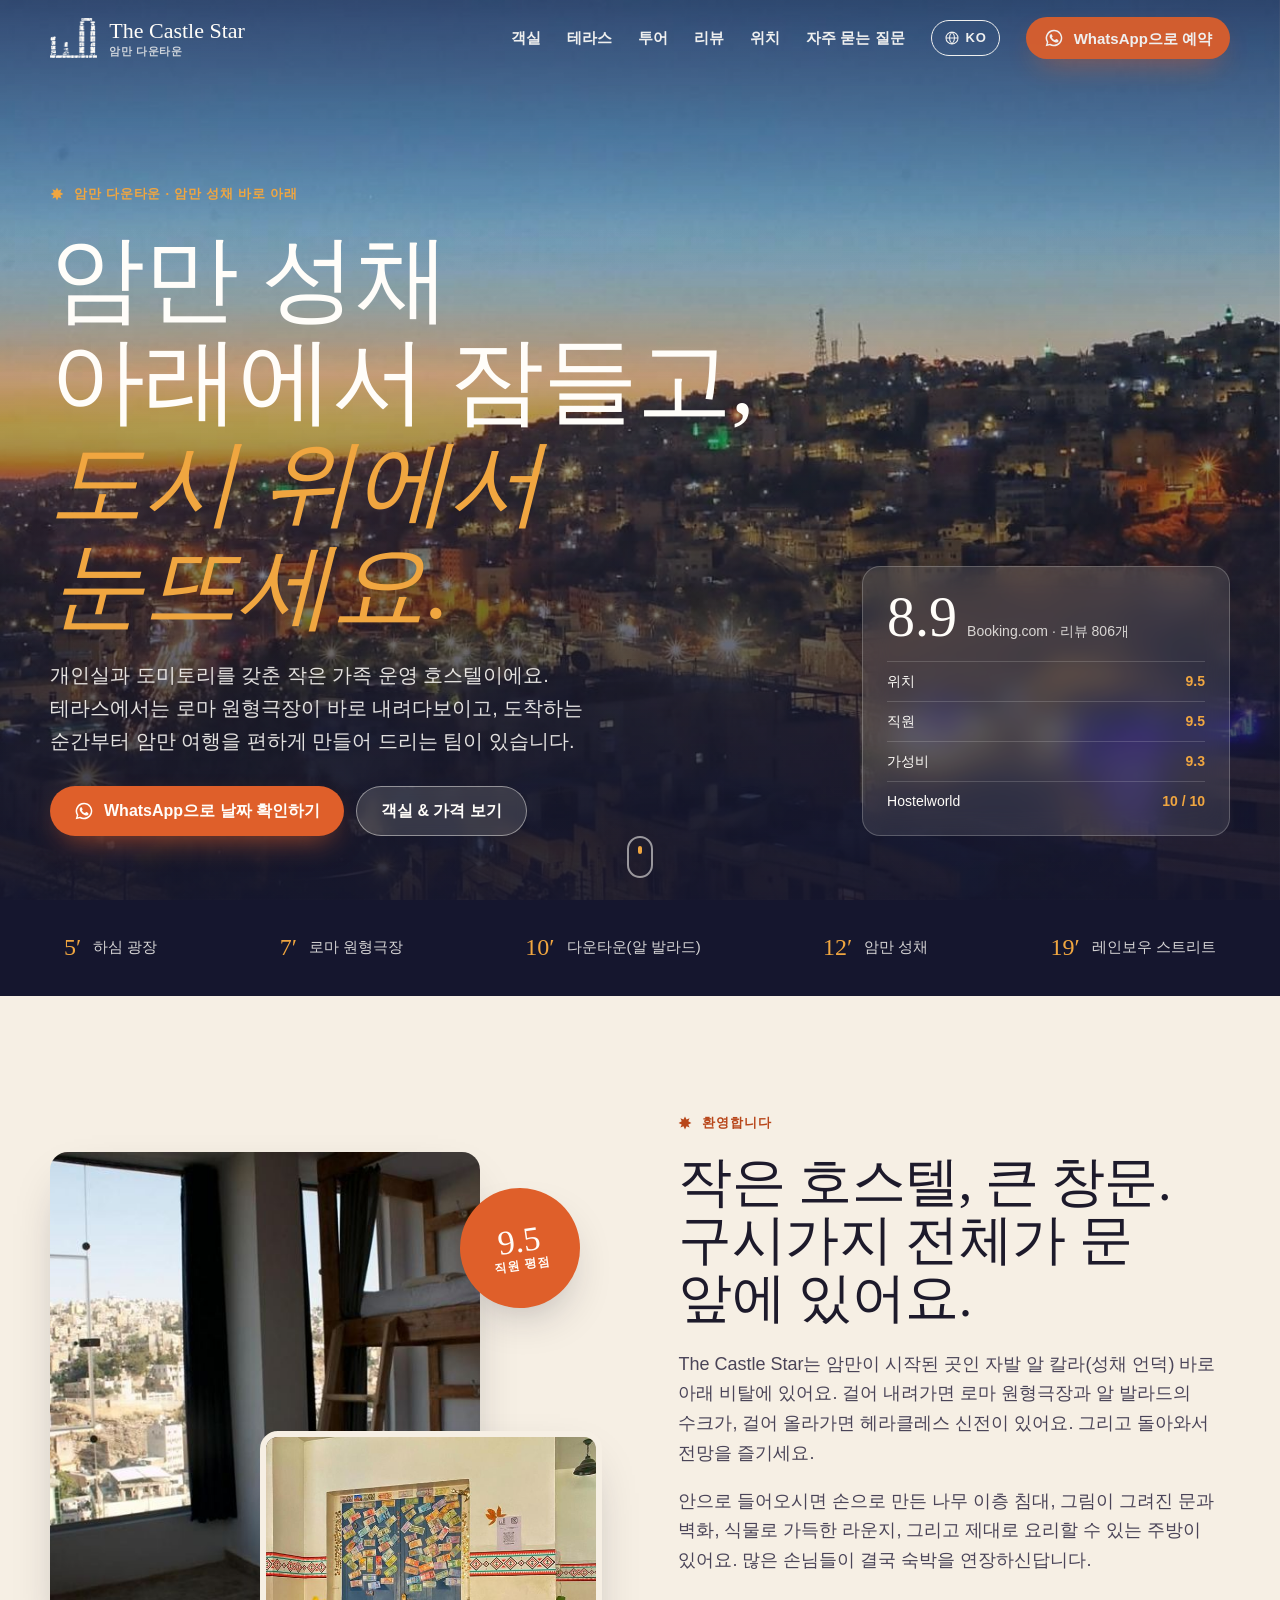
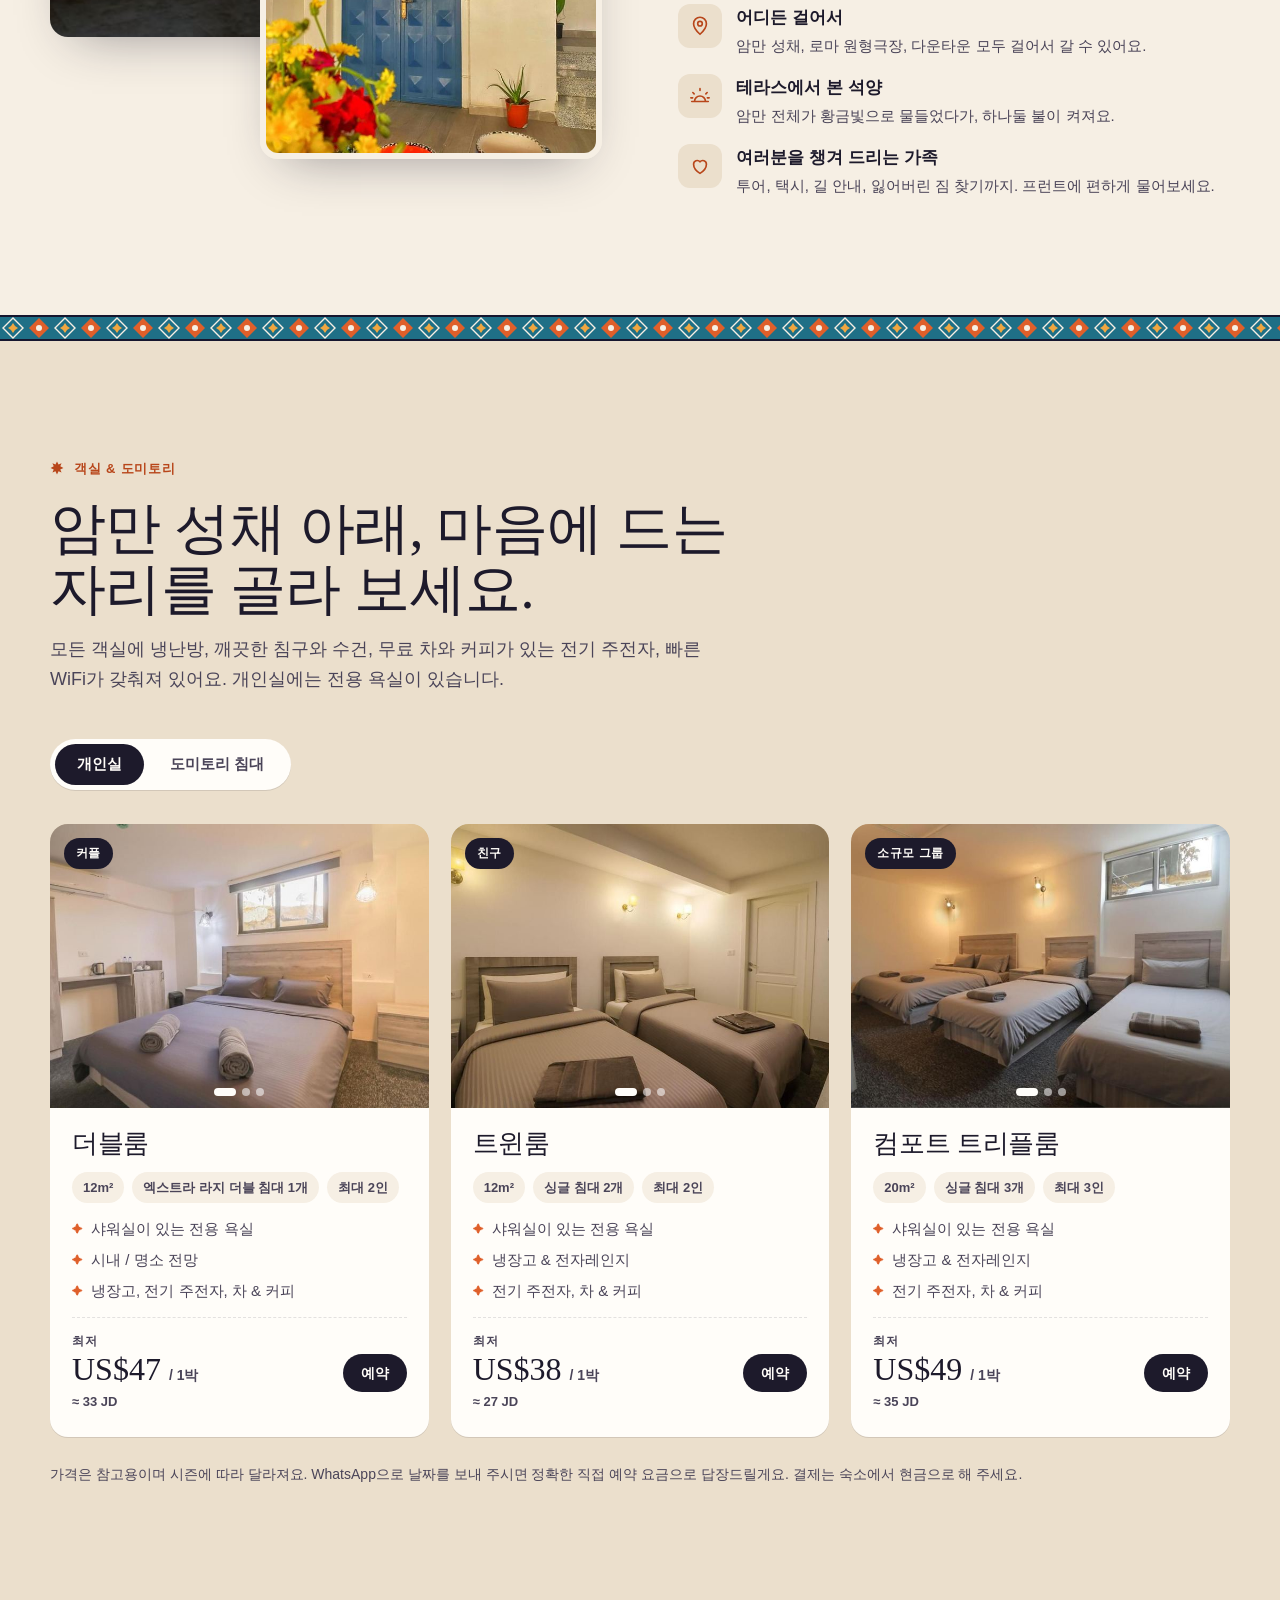
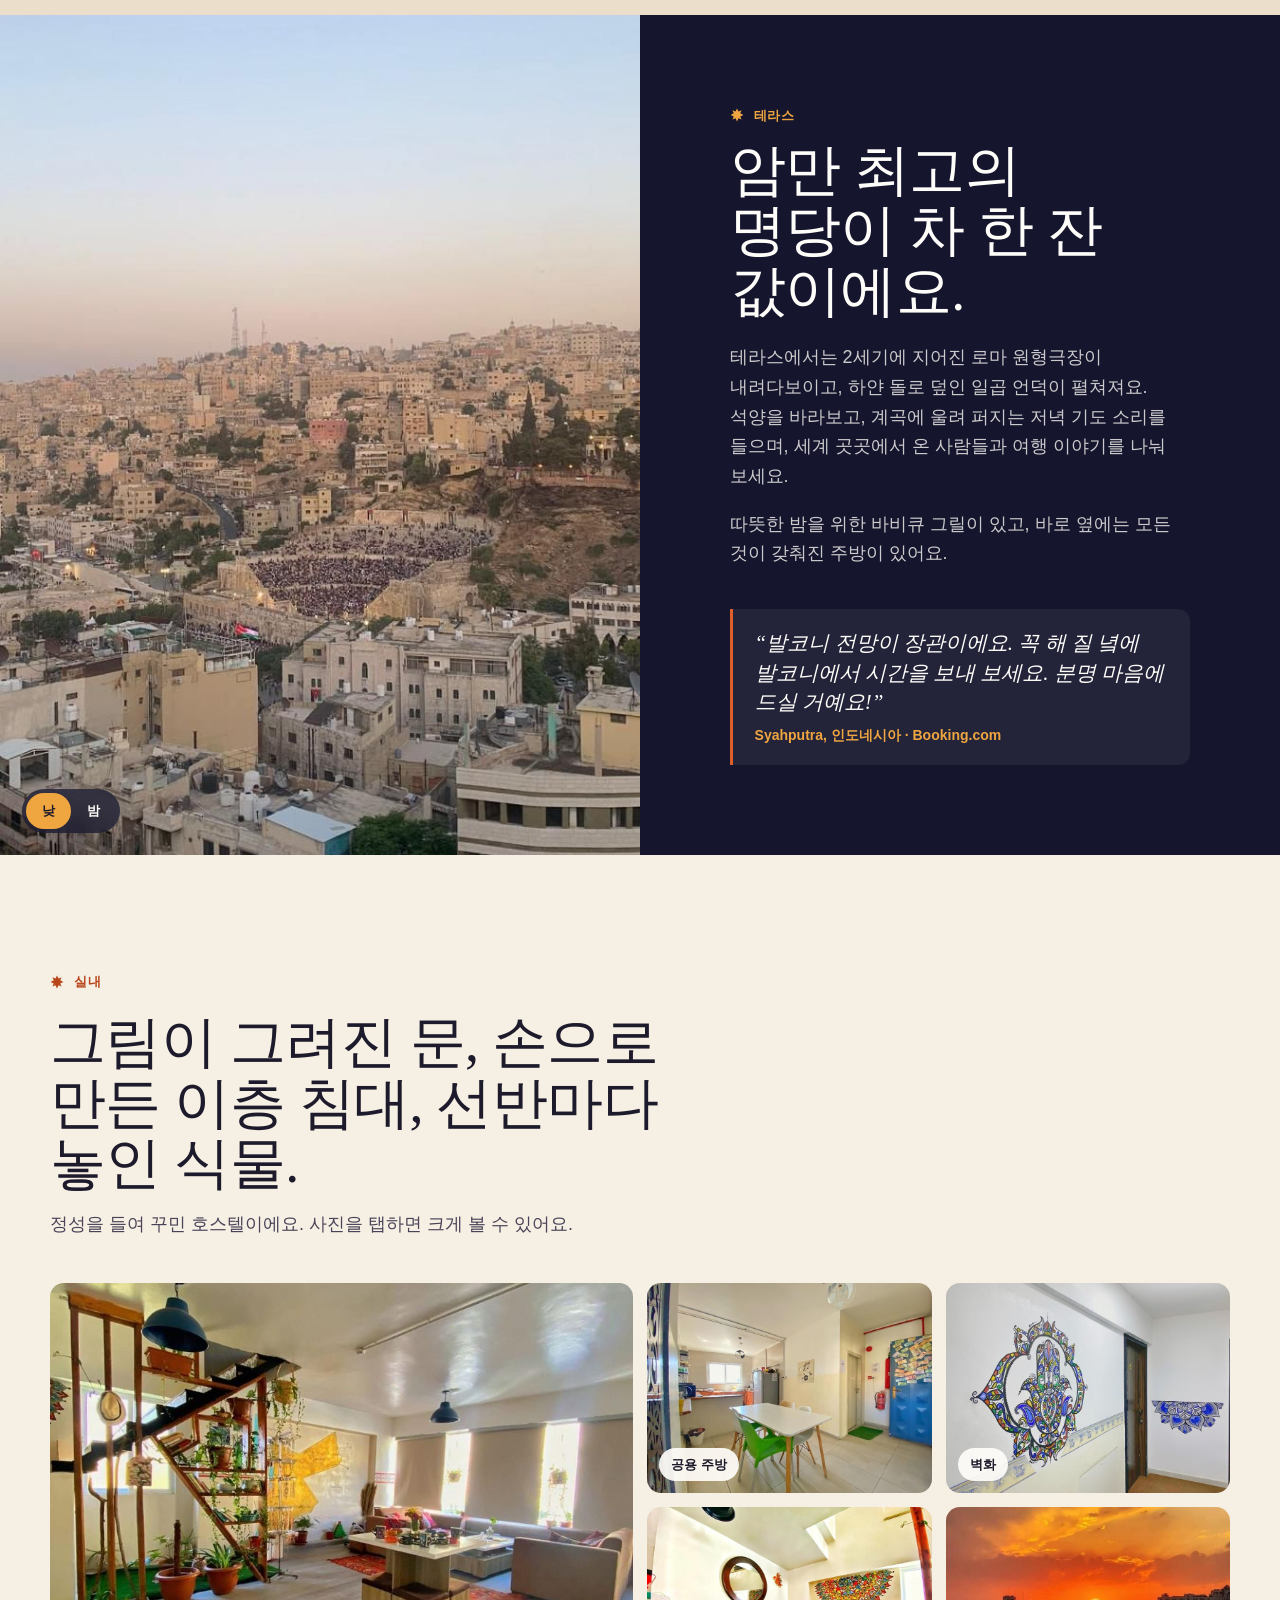
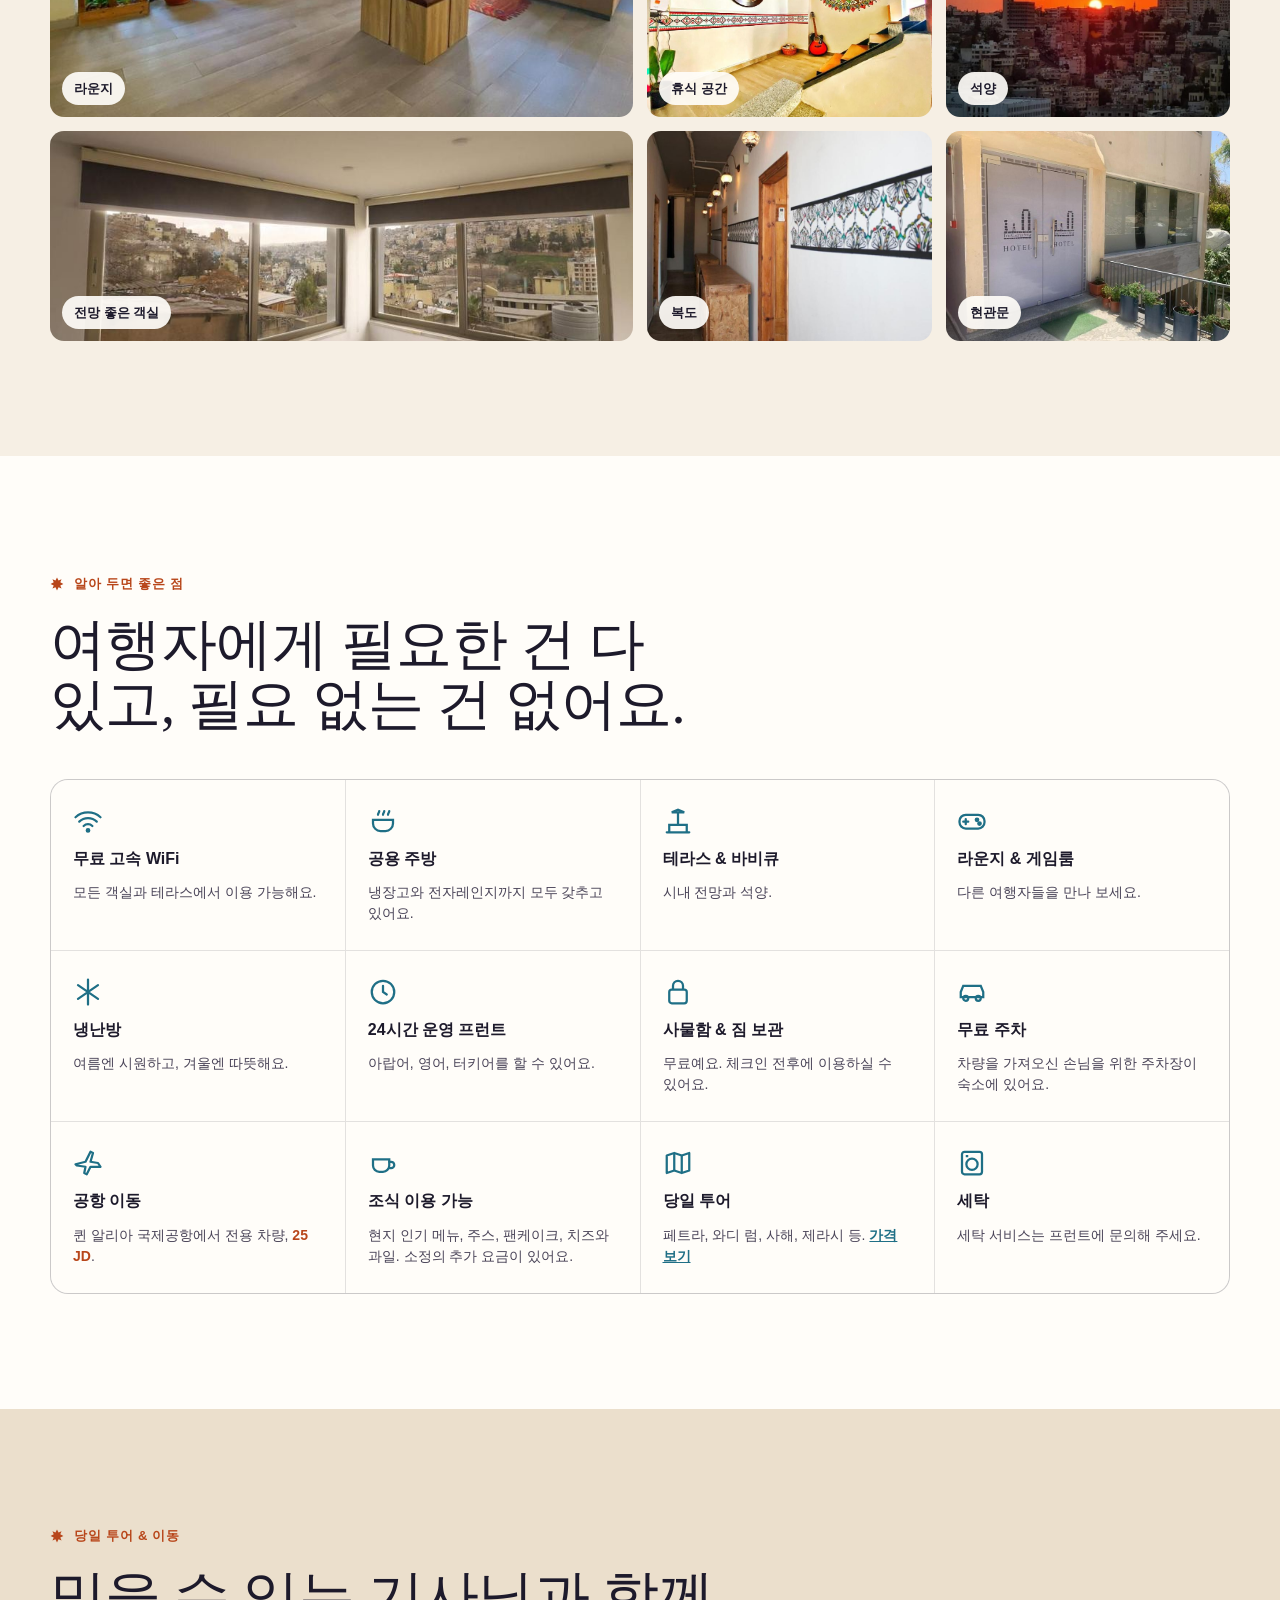
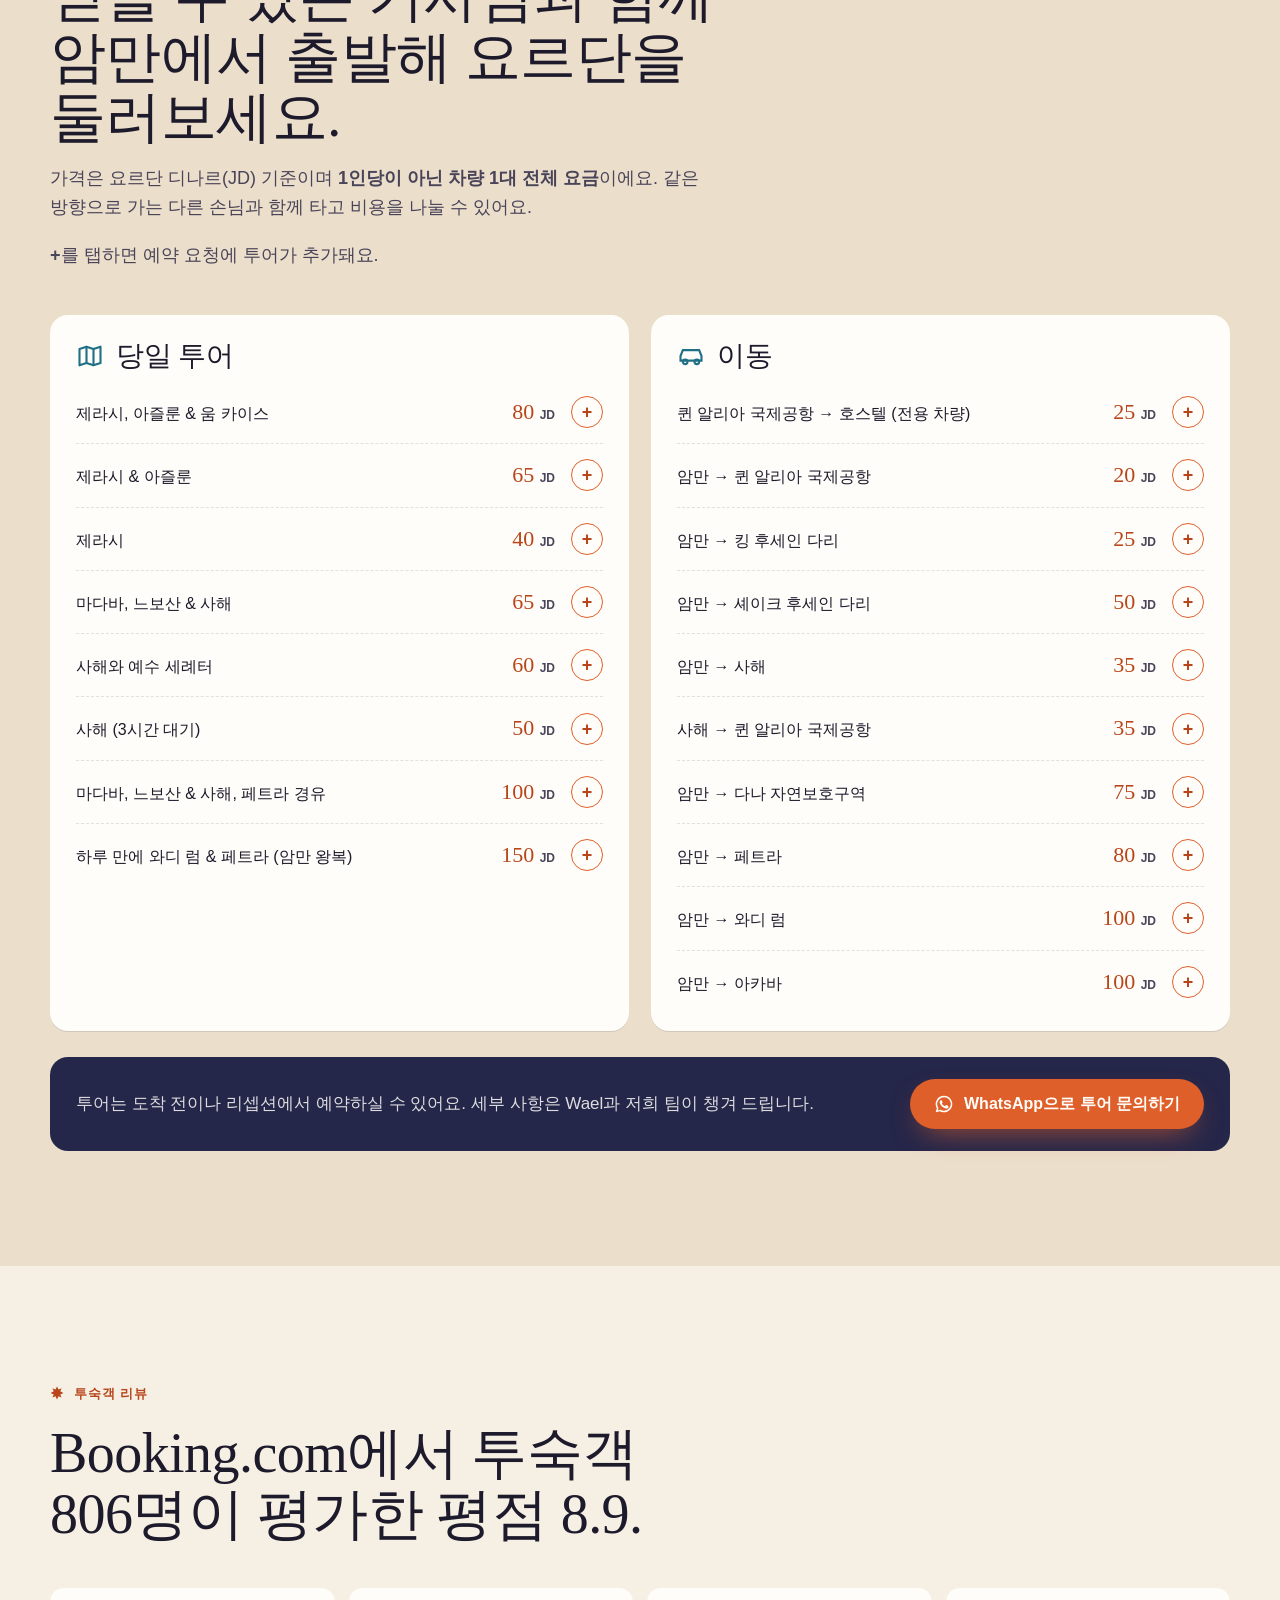
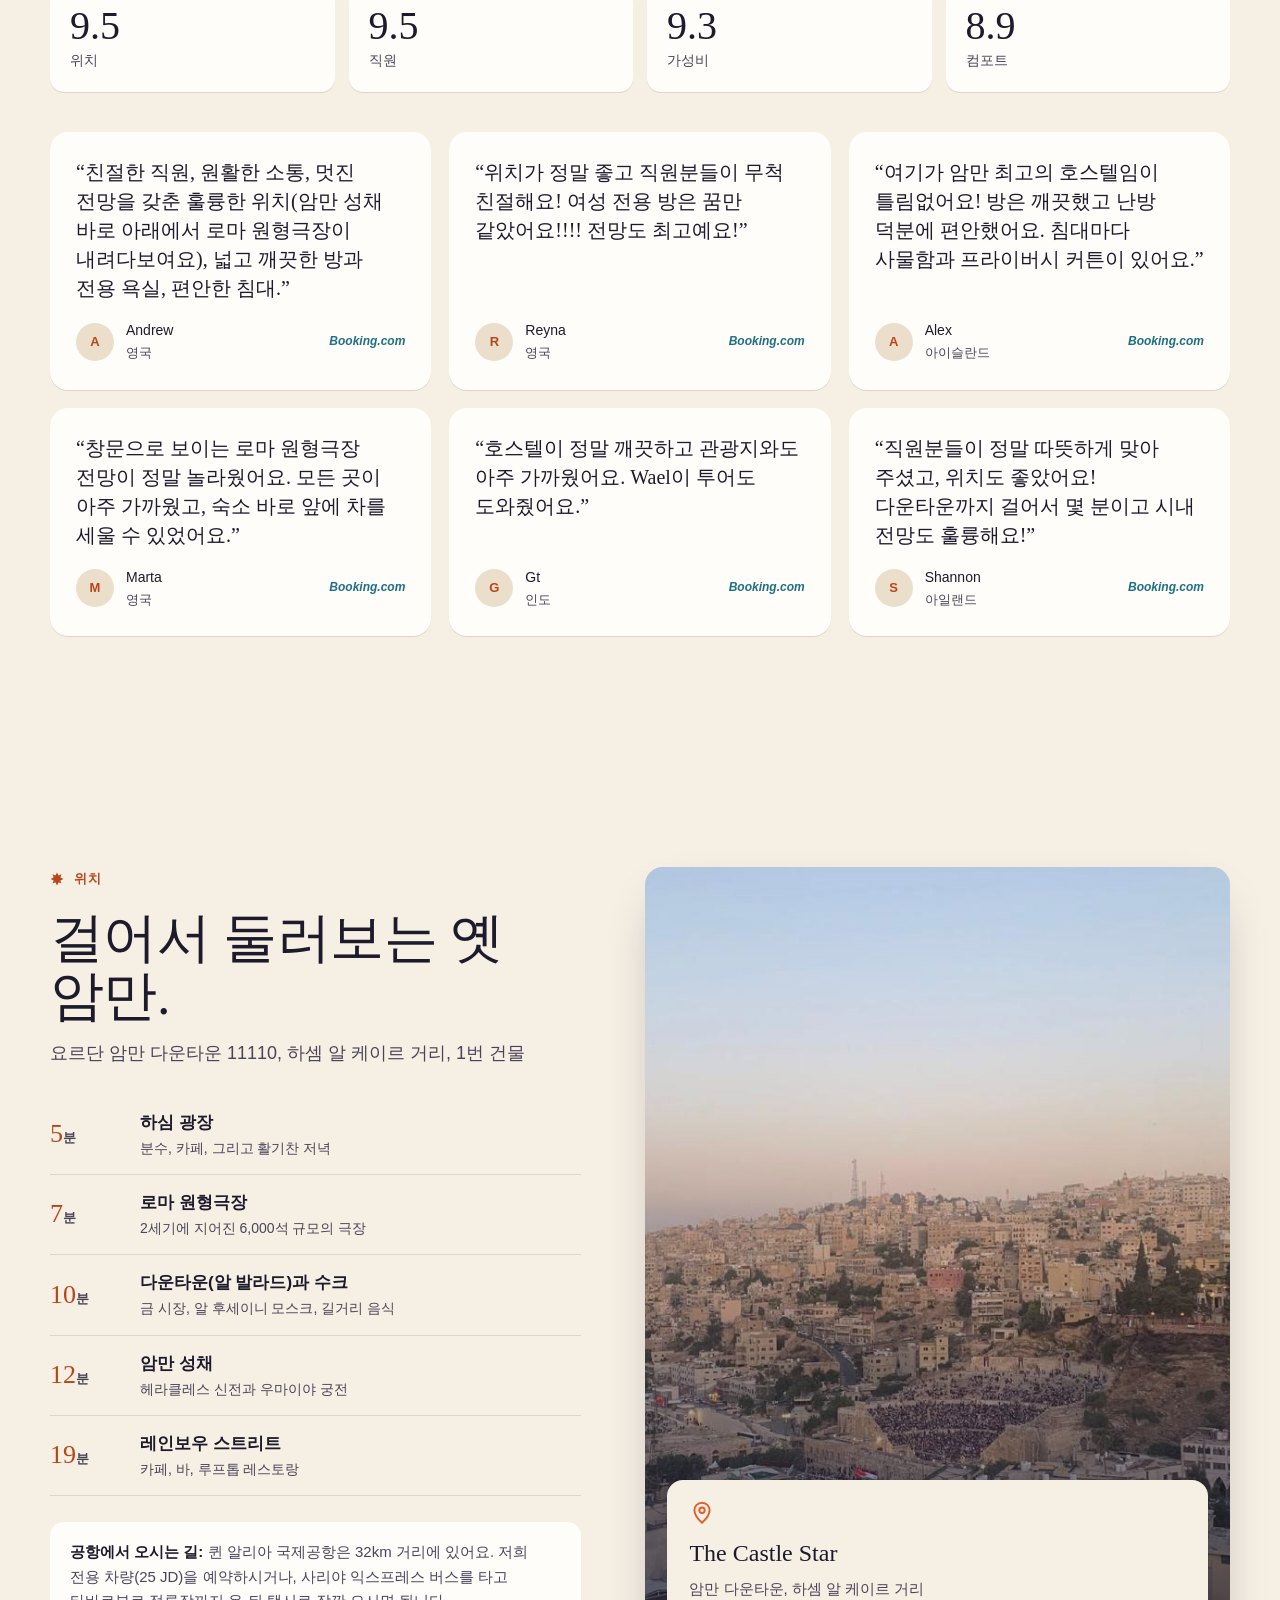
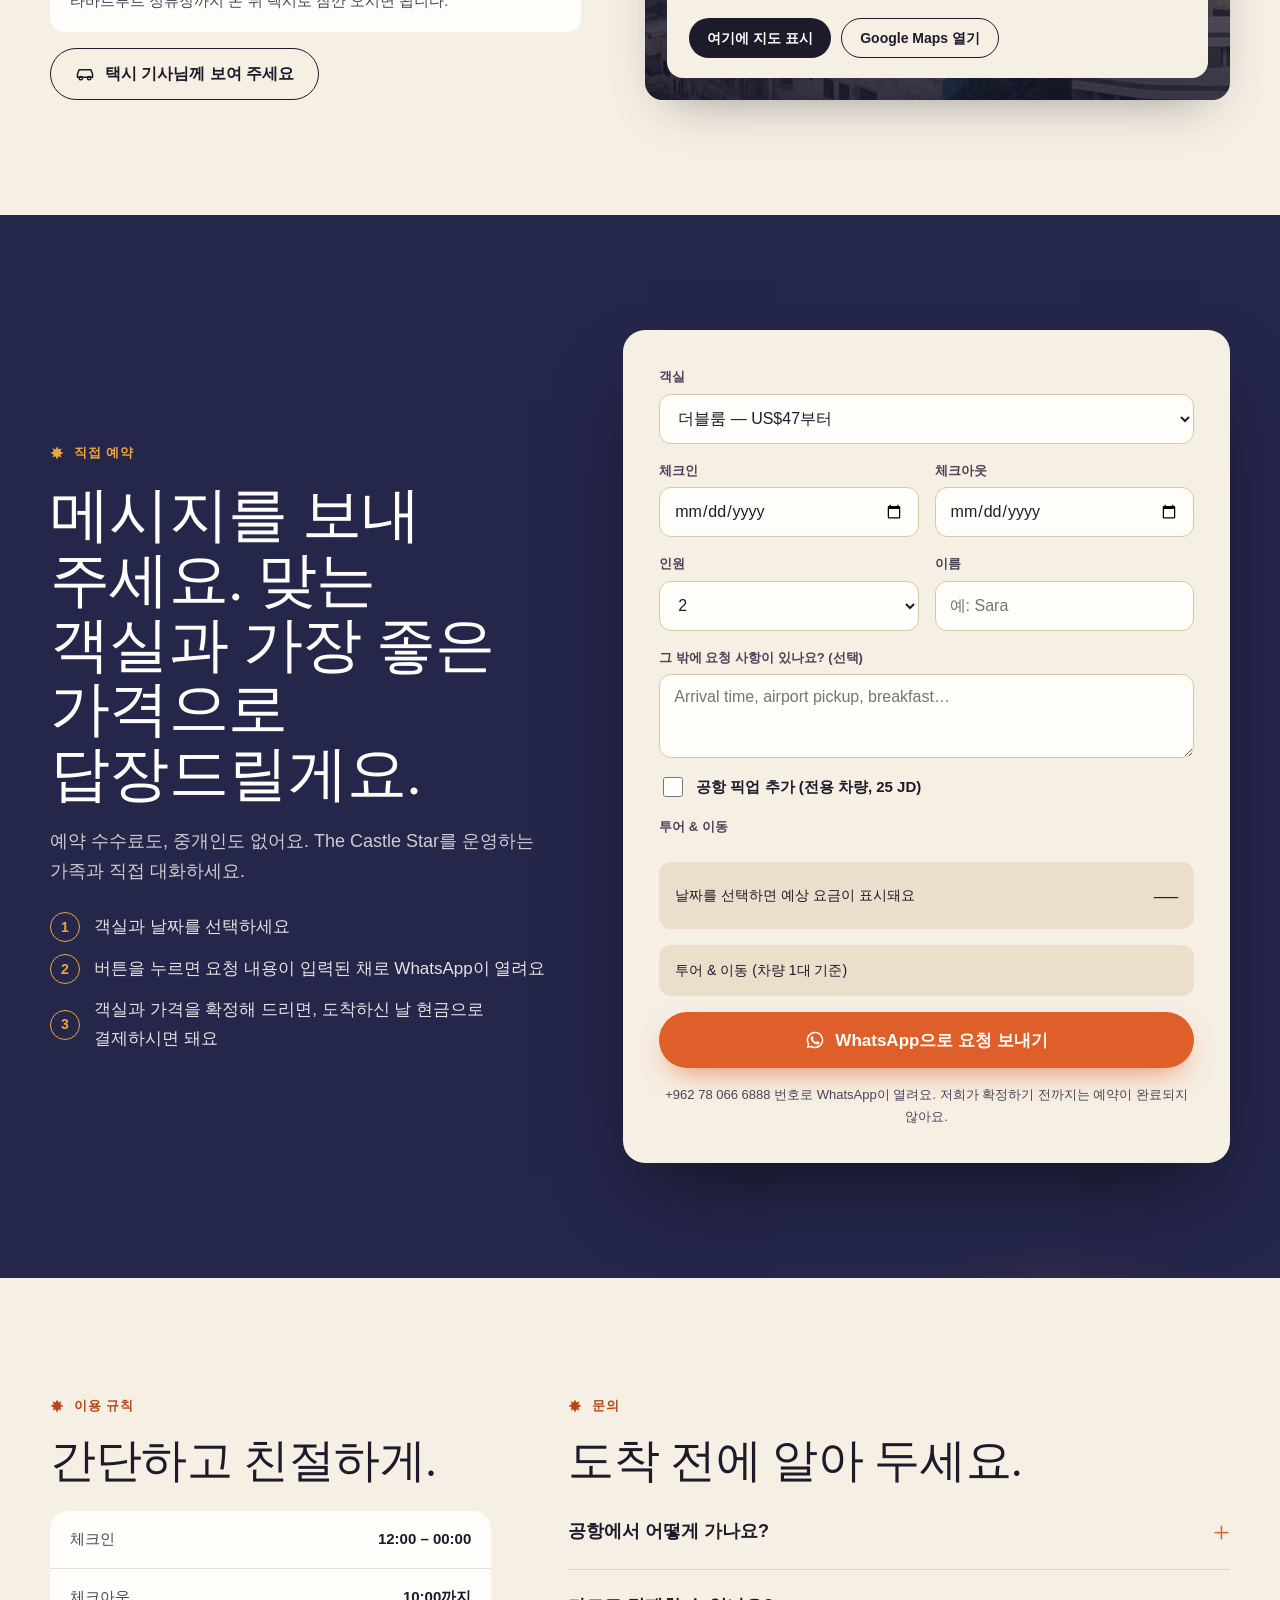
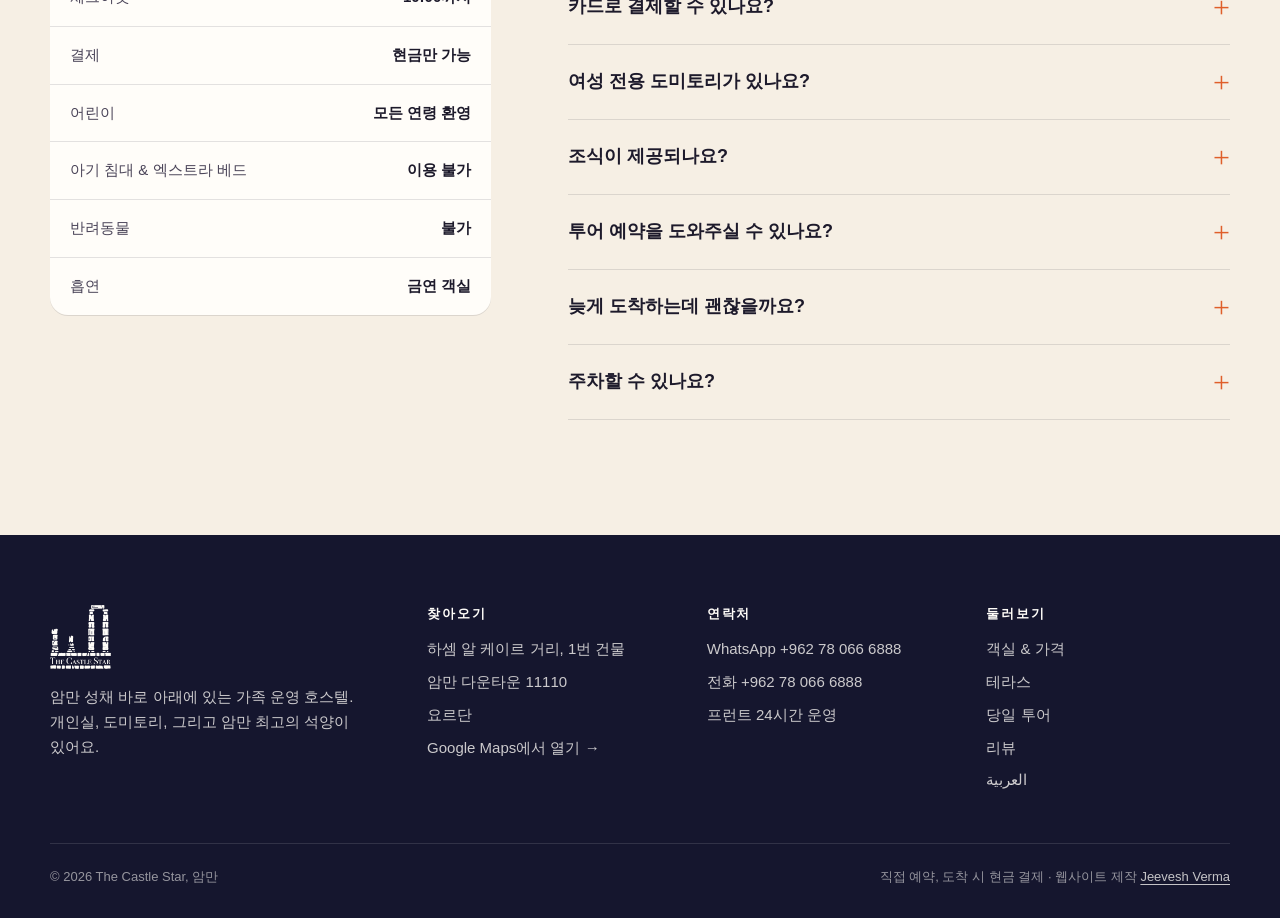
<file: ko/index.html>
<!doctype html>
<html lang="ko" dir="ltr">
<head>
<meta charset="utf-8">
<meta name="viewport" content="width=device-width, initial-scale=1">
<meta http-equiv="Content-Security-Policy" content="default-src 'self'; script-src 'self'; style-src 'self' 'unsafe-inline'; img-src 'self' data:; font-src 'self'; connect-src 'self'; frame-src https://www.google.com; object-src 'none'; base-uri 'self'; form-action 'none'">
<meta name="referrer" content="strict-origin-when-cross-origin">
<title>The Castle Star — 암만 다운타운, 암만 성채 바로 아래 호스텔</title>
<meta name="description" content="암만 다운타운에 있는 가족 운영 호스텔로, 암만 성채와 로마 원형극장이 바로 가까이 있어요. 개인실과 도미토리, 옥상 석양 전망, 공용 주방. WhatsApp으로 직접 예약하세요.">
<meta property="og:title" content="The Castle Star — 암만 다운타운">
<meta property="og:description" content="암만 성채 바로 아래의 개인실과 도미토리. 옥상에서 로마 원형극장이 내려다보여요. WhatsApp으로 직접 예약하세요.">
<meta property="og:image" content="https://jeeveshverma.github.io/castlestaramman/assets/img/hero-dusk.jpg">
<meta property="og:url" content="https://jeeveshverma.github.io/castlestaramman/ko/">
<meta property="og:site_name" content="The Castle Star">
<meta property="og:locale" content="ko_KR">
<meta name="twitter:card" content="summary_large_image">
<link rel="alternate" hreflang="en" href="https://jeeveshverma.github.io/castlestaramman/">
<link rel="alternate" hreflang="ar" href="https://jeeveshverma.github.io/castlestaramman/ar/">
<link rel="alternate" hreflang="fr" href="https://jeeveshverma.github.io/castlestaramman/fr/">
<link rel="alternate" hreflang="de" href="https://jeeveshverma.github.io/castlestaramman/de/">
<link rel="alternate" hreflang="it" href="https://jeeveshverma.github.io/castlestaramman/it/">
<link rel="alternate" hreflang="es" href="https://jeeveshverma.github.io/castlestaramman/es/">
<link rel="alternate" hreflang="nl" href="https://jeeveshverma.github.io/castlestaramman/nl/">
<link rel="alternate" hreflang="pl" href="https://jeeveshverma.github.io/castlestaramman/pl/">
<link rel="alternate" hreflang="ru" href="https://jeeveshverma.github.io/castlestaramman/ru/">
<link rel="alternate" hreflang="zh-Hans" href="https://jeeveshverma.github.io/castlestaramman/zh/">
<link rel="alternate" hreflang="ja" href="https://jeeveshverma.github.io/castlestaramman/ja/">
<link rel="alternate" hreflang="ko" href="https://jeeveshverma.github.io/castlestaramman/ko/">
<link rel="alternate" hreflang="x-default" href="https://jeeveshverma.github.io/castlestaramman/">
<link rel="canonical" href="https://jeeveshverma.github.io/castlestaramman/ko/">
<meta property="og:type" content="website">
<meta name="theme-color" content="#15162e">
<link rel="icon" type="image/png" href="../favicon.png">
<link rel="apple-touch-icon" href="../apple-touch-icon.png">


<link rel="preload" as="image" href="../assets/img/hero-dusk-800.jpg" imagesrcset="../assets/img/hero-dusk-800.jpg 800w, ../assets/img/hero-dusk.jpg 1280w" imagesizes="100vw">
<link rel="preload" href="../assets/fonts/fraunces.woff2" as="font" type="font/woff2" crossorigin>
<link rel="stylesheet" href="../assets/css/fonts.css">
<link rel="stylesheet" href="../assets/css/style.css">
<script type="application/ld+json">{"@context": "https://schema.org", "@type": "Hostel", "name": "The Castle Star", "url": "https://jeeveshverma.github.io/castlestaramman/", "image": "https://jeeveshverma.github.io/castlestaramman/assets/img/hero-dusk.jpg", "logo": "https://jeeveshverma.github.io/castlestaramman/assets/img/logo-dark.png", "telephone": "+962 78 066 6888", "address": {"@type": "PostalAddress", "streetAddress": "Building 1, Hashem Al-Kheir St.", "addressLocality": "Amman", "postalCode": "11110", "addressCountry": "JO"}, "checkinTime": "12:00", "checkoutTime": "10:00", "priceRange": "US$16–49", "currenciesAccepted": "JOD, USD", "paymentAccepted": "Cash", "availableLanguage": ["Arabic", "English", "Turkish"], "petsAllowed": false, "aggregateRating": {"@type": "AggregateRating", "ratingValue": "8.9", "bestRating": "10", "reviewCount": "806"}, "amenityFeature": [{"@type": "LocationFeatureSpecification", "name": "Free WiFi", "value": true}, {"@type": "LocationFeatureSpecification", "name": "무료 주차", "value": true}, {"@type": "LocationFeatureSpecification", "name": "공용 주방", "value": true}, {"@type": "LocationFeatureSpecification", "name": "테라스", "value": true}]}</script>
</head>
<body data-t-photo="사진">
<a class="skip" href="#main">본문으로 건너뛰기</a>

<svg width="0" height="0" style="position:absolute" aria-hidden="true">
  <symbol id="i-star" viewBox="0 0 24 24"><path fill="currentColor" d="M12 1l2.6 5.2 5.2-2.2-2.2 5.2L23 12l-5.4 2.6 2.2 5.2-5.2-2.2L12 23l-2.6-5.4-5.2 2.2 2.2-5.2L1 12l5.4-2.8-2.2-5.2 5.2 2.2z"/></symbol>
  <symbol id="i-wa" viewBox="0 0 24 24"><path fill="currentColor" d="M12 2a10 10 0 0 0-8.6 15.1L2 22l5-1.3A10 10 0 1 0 12 2zm0 18.2a8.2 8.2 0 0 1-4.2-1.2l-.3-.2-3 .8.8-2.9-.2-.3A8.2 8.2 0 1 1 12 20.2zm4.5-6.1c-.2-.1-1.5-.7-1.7-.8s-.4-.1-.6.1-.7.8-.8 1-.3.2-.5.1a6.7 6.7 0 0 1-3.3-2.9c-.3-.4.2-.4.7-1.4.1-.2 0-.3 0-.4l-.8-1.8c-.2-.5-.4-.4-.6-.4h-.5a1 1 0 0 0-.7.3 3 3 0 0 0-.9 2.2 5.2 5.2 0 0 0 1.1 2.7 11.8 11.8 0 0 0 4.5 4c1.7.7 2.3.8 3.1.6a2.7 2.7 0 0 0 1.8-1.2 2.2 2.2 0 0 0 .1-1.3c0-.1-.2-.2-.4-.3z"/></symbol>
  <symbol id="i-menu" viewBox="0 0 24 24"><path stroke="currentColor" stroke-width="2" stroke-linecap="round" d="M4 7h16M4 12h16M4 17h16"/></symbol>
  <symbol id="i-pin" viewBox="0 0 24 24"><path fill="none" stroke="currentColor" stroke-width="1.8" d="M12 21s7-6.2 7-11.5A7 7 0 0 0 5 9.5C5 14.8 12 21 12 21z"/><circle cx="12" cy="9.5" r="2.5" fill="none" stroke="currentColor" stroke-width="1.8"/></symbol>
  <symbol id="i-sun" viewBox="0 0 24 24"><g fill="none" stroke="currentColor" stroke-width="1.8" stroke-linecap="round"><path d="M3 18h18M6 18a6 6 0 0 1 12 0"/><path d="M12 6V4M5.6 9.6 4.2 8.2M18.4 9.6l1.4-1.4M2 14h2M20 14h2"/></g></symbol>
  <symbol id="i-heart" viewBox="0 0 24 24"><path fill="none" stroke="currentColor" stroke-width="1.8" d="M12 20s-7-4.4-7-10a4 4 0 0 1 7-2.6A4 4 0 0 1 19 10c0 5.6-7 10-7 10z"/></symbol>
  <symbol id="i-wifi" viewBox="0 0 24 24"><g fill="none" stroke="currentColor" stroke-width="1.8" stroke-linecap="round"><path d="M2 9a15 15 0 0 1 20 0M5 12.5a10 10 0 0 1 14 0M8.5 16a5 5 0 0 1 7 0"/><circle cx="12" cy="19.5" r="1" fill="currentColor"/></g></symbol>
  <symbol id="i-kitchen" viewBox="0 0 24 24"><g fill="none" stroke="currentColor" stroke-width="1.8" stroke-linecap="round"><path d="M4 11h16v3a6 6 0 0 1-6 6h-4a6 6 0 0 1-6-6z"/><path d="M8 7c0-1.5 1-1.5 1-3M12 7c0-1.5 1-1.5 1-3M16 7c0-1.5 1-1.5 1-3"/></g></symbol>
  <symbol id="i-terrace" viewBox="0 0 24 24"><g fill="none" stroke="currentColor" stroke-width="1.8" stroke-linecap="round"><path d="M3 21h18M5 21v-6h14v6M12 15V5M7 5h10l-5-2z"/></g></symbol>
  <symbol id="i-game" viewBox="0 0 24 24"><g fill="none" stroke="currentColor" stroke-width="1.8" stroke-linecap="round"><rect x="2" y="7" width="20" height="11" rx="5"/><path d="M7 10.5v4M5 12.5h4"/><circle cx="16" cy="11" r="1" fill="currentColor"/><circle cx="18" cy="14" r="1" fill="currentColor"/></g></symbol>
  <symbol id="i-snow" viewBox="0 0 24 24"><g fill="none" stroke="currentColor" stroke-width="1.8" stroke-linecap="round"><path d="M12 2v20M4 6.5l16 11M20 6.5l-16 11"/></g></symbol>
  <symbol id="i-desk" viewBox="0 0 24 24"><g fill="none" stroke="currentColor" stroke-width="1.8" stroke-linecap="round"><circle cx="12" cy="12" r="9"/><path d="M12 7v5l3 2"/></g></symbol>
  <symbol id="i-lock" viewBox="0 0 24 24"><g fill="none" stroke="currentColor" stroke-width="1.8"><rect x="5" y="10" width="14" height="11" rx="2"/><path d="M8 10V7a4 4 0 0 1 8 0v3"/></g></symbol>
  <symbol id="i-car" viewBox="0 0 24 24"><g fill="none" stroke="currentColor" stroke-width="1.8" stroke-linecap="round"><path d="M3 16v-4l2-5h14l2 5v4z"/><circle cx="7" cy="17" r="2"/><circle cx="17" cy="17" r="2"/></g></symbol>
  <symbol id="i-plane" viewBox="0 0 24 24"><path fill="none" stroke="currentColor" stroke-width="1.8" stroke-linejoin="round" d="M2 13l8-2 4-8 2 1-2 7 6 1 2 3-8 0-3 6-2-1 1-5-7-1z"/></symbol>
  <symbol id="i-map" viewBox="0 0 24 24"><g fill="none" stroke="currentColor" stroke-width="1.8" stroke-linejoin="round"><path d="M3 6l6-2 6 2 6-2v14l-6 2-6-2-6 2z"/><path d="M9 4v14M15 6v14"/></g></symbol>
  <symbol id="i-cup" viewBox="0 0 24 24"><g fill="none" stroke="currentColor" stroke-width="1.8" stroke-linecap="round"><path d="M4 9h13v5a5 5 0 0 1-5 5H9a5 5 0 0 1-5-5z"/><path d="M17 11h1.5a2.5 2.5 0 0 1 0 5H17"/></g></symbol>
  <symbol id="i-wash" viewBox="0 0 24 24"><g fill="none" stroke="currentColor" stroke-width="1.8"><rect x="4" y="3" width="16" height="18" rx="2"/><circle cx="12" cy="13" r="4.5"/><path d="M7 6.5h2"/></g></symbol>
  <symbol id="i-bike" viewBox="0 0 24 24"><g fill="none" stroke="currentColor" stroke-width="1.8" stroke-linecap="round"><circle cx="5.5" cy="16" r="3.5"/><circle cx="18.5" cy="16" r="3.5"/><path d="M5.5 16 9 9h6l3.5 7M9 9l3 7h-2M14 6h2"/></g></symbol>
  <symbol id="i-coin" viewBox="0 0 24 24"><g fill="none" stroke="currentColor" stroke-width="1.8"><circle cx="12" cy="12" r="9"/><path d="M15 9.5c-.5-1-1.6-1.5-3-1.5-1.7 0-3 .8-3 2s1.3 1.7 3 2 3 .8 3 2-1.3 2-3 2c-1.4 0-2.5-.5-3-1.5M12 6v12" stroke-linecap="round"/></g></symbol>
</svg>

<header class="site-header" id="top">
  <div class="wrap">
    <a class="brand" href="#top" aria-label="The Castle Star — 홈">
      <img class="logo-light" src="../assets/img/mark-light.png" alt="" width="47" height="40">
      <img class="logo-dark" src="../assets/img/mark-dark.png" alt="" width="47" height="40">
      <span class="wordmark">The Castle Star<small>암만 다운타운</small></span>
    </a>
    <nav class="nav" id="nav" aria-label="주 메뉴">
      <a href="#rooms">객실</a>
      <a href="#rooftop">테라스</a>
      <a href="#trips">투어</a>
      <a href="#reviews">리뷰</a>
      <a href="#location">위치</a>
      <a href="#faq">자주 묻는 질문</a>
      <!--langs--><details class="langs" translate="no"><summary aria-label="Language: 한국어"><svg viewBox="0 0 24 24" aria-hidden="true"><path fill="none" stroke="currentColor" stroke-width="1.6" d="M12 3a9 9 0 1 0 0 18 9 9 0 0 0 0-18zm-9 9h18M12 3c2.5 2.6 3.8 5.6 3.8 9s-1.3 6.4-3.8 9c-2.5-2.6-3.8-5.6-3.8-9S9.5 5.6 12 3z"/></svg>KO</summary><ul><li><a href="../" hreflang="en" lang="en">English</a></li><li><a href="../ar/" hreflang="ar" lang="ar">العربية</a></li><li><a href="../fr/" hreflang="fr" lang="fr">Français</a></li><li><a href="../de/" hreflang="de" lang="de">Deutsch</a></li><li><a href="../it/" hreflang="it" lang="it">Italiano</a></li><li><a href="../es/" hreflang="es" lang="es">Español</a></li><li><a href="../nl/" hreflang="nl" lang="nl">Nederlands</a></li><li><a href="../pl/" hreflang="pl" lang="pl">Polski</a></li><li><a href="../ru/" hreflang="ru" lang="ru">Русский</a></li><li><a href="../zh/" hreflang="zh-Hans" lang="zh-Hans">简体中文</a></li><li><a href="../ja/" hreflang="ja" lang="ja">日本語</a></li><li><a href="../ko/" hreflang="ko" lang="ko" aria-current="true">한국어</a></li></ul></details><!--/langs-->
      <a class="btn btn-wa" href="#book"><svg><use href="#i-wa"/></svg>WhatsApp으로 예약</a>
    </nav>
    <button class="menu-toggle" aria-label="메뉴 열기" aria-expanded="false" aria-controls="nav"><svg><use href="#i-menu"/></svg></button>
  </div>
</header>

<main id="main">
<!-- ============ HERO ============ -->
<section class="hero">
  <div class="hero-media"><img src="../assets/img/hero-dusk.jpg" alt="The Castle Star에서 본 해 질 녘의 암만, 아래로 불 밝힌 로마 원형극장" fetchpriority="high" width="1280" height="852" srcset="../assets/img/hero-dusk-800.jpg 800w, ../assets/img/hero-dusk.jpg 1280w" sizes="100vw"></div>
  <div class="wrap hero-inner">
    <div>
      <span class="eyebrow"><svg><use href="#i-star"/></svg>암만 다운타운 · 암만 성채 바로 아래</span>
      <h1>암만 성채 아래에서 잠들고, <em>도시 위에서 눈뜨세요.</em></h1>
      <p class="hero-lead">개인실과 도미토리를 갖춘 작은 가족 운영 호스텔이에요. 테라스에서는 로마 원형극장이 바로 내려다보이고, 도착하는 순간부터 암만 여행을 편하게 만들어 드리는 팀이 있습니다.</p>
      <div class="hero-ctas">
        <a class="btn btn-wa" href="#book"><svg><use href="#i-wa"/></svg>WhatsApp으로 날짜 확인하기</a>
        <a class="btn btn-ghost" href="#rooms">객실 &amp; 가격 보기</a>
      </div>
    </div>
    <aside class="hero-card" aria-label="투숙객 평점">
      <div class="score"><b>8.9</b><span>Booking.com · 리뷰 806개</span></div>
      <ul>
        <li>위치 <b>9.5</b></li>
        <li>직원 <b>9.5</b></li>
        <li>가성비 <b>9.3</b></li>
        <li>Hostelworld <b>10 / 10</b></li>
      </ul>
    </aside>
  </div>
  <a class="hero-cue" href="#rooms" aria-label="아래로 스크롤"></a>
</section>

<!-- ============ DISTANCE RIBBON ============ -->
<div class="ribbon" aria-label="도보 거리">
  <div class="wrap">
    <ul>
      <li><b>5′</b><span>하심 광장</span></li>
      <li><b>7′</b><span>로마 원형극장</span></li>
      <li><b>10′</b><span>다운타운(알 발라드)</span></li>
      <li><b>12′</b><span>암만 성채</span></li>
      <li><b>19′</b><span>레인보우 스트리트</span></li>
    </ul>
  </div>
</div>

<!-- ============ STORY ============ -->
<section class="section">
  <div class="wrap story">
    <div class="story-photos reveal">
      <figure class="p1"><img src="../assets/img/dorm-window.jpg" alt="암만이 내려다보이는 큰 창이 있는 도미토리" loading="lazy" width="1280" height="852" srcset="../assets/img/dorm-window-800.jpg 800w, ../assets/img/dorm-window.jpg 1280w" sizes="(max-width: 640px) 100vw, (max-width: 1080px) 50vw, 33vw"></figure>
      <figure class="p2"><img src="../assets/img/blue-door.jpg" alt="The Castle Star 안의 손으로 칠한 파란 문" loading="lazy" width="1173" height="900" srcset="../assets/img/blue-door-800.jpg 800w, ../assets/img/blue-door.jpg 1173w" sizes="(max-width: 640px) 100vw, (max-width: 1080px) 50vw, 33vw"></figure>
      <div class="stamp"><span><b>9.5</b>직원 평점</span></div>
    </div>
    <div class="story-text reveal">
      <span class="eyebrow"><svg><use href="#i-star"/></svg>환영합니다</span>
      <h2>작은 호스텔, 큰 창문. 구시가지 전체가 문 앞에 있어요.</h2>
      <p>The Castle Star는 암만이 시작된 곳인 자발 알 칼라(성채 언덕) 바로 아래 비탈에 있어요. 걸어 내려가면 로마 원형극장과 알 발라드의 수크가, 걸어 올라가면 헤라클레스 신전이 있어요. 그리고 돌아와서 전망을 즐기세요.</p>
      <p>안으로 들어오시면 손으로 만든 나무 이층 침대, 그림이 그려진 문과 벽화, 식물로 가득한 라운지, 그리고 제대로 요리할 수 있는 주방이 있어요. 많은 손님들이 결국 숙박을 연장하신답니다.</p>
      <ul class="story-points">
        <li><span class="ico"><svg><use href="#i-pin"/></svg></span><div><b>어디든 걸어서</b><span>암만 성채, 로마 원형극장, 다운타운 모두 걸어서 갈 수 있어요.</span></div></li>
        <li><span class="ico"><svg><use href="#i-sun"/></svg></span><div><b>테라스에서 본 석양</b><span>암만 전체가 황금빛으로 물들었다가, 하나둘 불이 켜져요.</span></div></li>
        <li><span class="ico"><svg><use href="#i-heart"/></svg></span><div><b>여러분을 챙겨 드리는 가족</b><span>투어, 택시, 길 안내, 잃어버린 짐 찾기까지. 프런트에 편하게 물어보세요.</span></div></li>
      </ul>
    </div>
  </div>
</section>

<div class="tileband" aria-hidden="true"></div>

<!-- ============ ROOMS ============ -->
<section class="section rooms" id="rooms">
  <div class="wrap">
    <div class="section-head reveal">
      <span class="eyebrow"><svg><use href="#i-star"/></svg>객실 &amp; 도미토리</span>
      <h2>암만 성채 아래, 마음에 드는 자리를 골라 보세요.</h2>
      <p>모든 객실에 냉난방, 깨끗한 침구와 수건, 무료 차와 커피가 있는 전기 주전자, 빠른 WiFi가 갖춰져 있어요. 개인실에는 전용 욕실이 있습니다.</p>
    </div>

    <div class="room-tabs" role="tablist" aria-label="객실 유형">
      <button role="tab" aria-selected="true" aria-controls="tab-private" id="t-private">개인실</button>
      <button role="tab" aria-selected="false" aria-controls="tab-dorms" id="t-dorms">도미토리 침대</button>
    </div>

    <div class="room-grid" id="tab-private" role="tabpanel" aria-labelledby="t-private">
      <article class="room reveal" data-room="Double Room">
        <div class="room-gallery">
          <img class="on" src="../assets/img/double-1.jpg" alt="큰 침대와 시내 전망 창이 있는 더블룸" loading="lazy" width="1248" height="832" srcset="../assets/img/double-1-800.jpg 800w, ../assets/img/double-1.jpg 1248w" sizes="(max-width: 640px) 100vw, (max-width: 1080px) 50vw, 33vw">
          <img src="../assets/img/double-2.jpg" alt="워크인 샤워실이 있는 더블룸" loading="lazy" width="1280" height="853" srcset="../assets/img/double-2-800.jpg 800w, ../assets/img/double-2.jpg 1280w" sizes="(max-width: 640px) 100vw, (max-width: 1080px) 50vw, 33vw">
          <img src="../assets/img/double-3.jpg" alt="더블룸과 전용 욕실" loading="lazy" width="1200" height="900" srcset="../assets/img/double-3-800.jpg 800w, ../assets/img/double-3.jpg 1200w" sizes="(max-width: 640px) 100vw, (max-width: 1080px) 50vw, 33vw">
          <span class="tag">커플</span>
        </div>
        <div class="room-body">
          <h3>더블룸</h3>
          <div class="room-meta"><span>12m²</span><span>엑스트라 라지 더블 침대 1개</span><span>최대 2인</span></div>
          <ul><li>샤워실이 있는 전용 욕실</li><li>시내 / 명소 전망</li><li>냉장고, 전기 주전자, 차 &amp; 커피</li></ul>
          <div class="room-foot">
            <div class="price"><small>최저</small><b>US$47 <sub>/ 1박</sub></b><em class="jd">≈ 33 JD</em></div>
            <a class="btn btn-dark" href="#book" data-pick="Double Room">예약</a>
          </div>
        </div>
      </article>

      <article class="room reveal" data-room="Twin Room">
        <div class="room-gallery">
          <img class="on" src="../assets/img/twin-1.jpg" alt="싱글 침대 2개가 있는 트윈룸" loading="lazy" width="1280" height="853" srcset="../assets/img/twin-1-800.jpg 800w, ../assets/img/twin-1.jpg 1280w" sizes="(max-width: 640px) 100vw, (max-width: 1080px) 50vw, 33vw">
          <img src="../assets/img/twin-2.jpg" alt="트윈룸 내부" loading="lazy" width="1280" height="853" srcset="../assets/img/twin-2-800.jpg 800w, ../assets/img/twin-2.jpg 1280w" sizes="(max-width: 640px) 100vw, (max-width: 1080px) 50vw, 33vw">
          <img src="../assets/img/twin-3.jpg" alt="유리 샤워 부스가 있는 전용 욕실" loading="lazy" width="1280" height="853" srcset="../assets/img/twin-3-800.jpg 800w, ../assets/img/twin-3.jpg 1280w" sizes="(max-width: 640px) 100vw, (max-width: 1080px) 50vw, 33vw">
          <span class="tag">친구</span>
        </div>
        <div class="room-body">
          <h3>트윈룸</h3>
          <div class="room-meta"><span>12m²</span><span>싱글 침대 2개</span><span>최대 2인</span></div>
          <ul><li>샤워실이 있는 전용 욕실</li><li>냉장고 &amp; 전자레인지</li><li>전기 주전자, 차 &amp; 커피</li></ul>
          <div class="room-foot">
            <div class="price"><small>최저</small><b>US$38 <sub>/ 1박</sub></b><em class="jd">≈ 27 JD</em></div>
            <a class="btn btn-dark" href="#book" data-pick="Twin Room">예약</a>
          </div>
        </div>
      </article>

      <article class="room reveal" data-room="Comfort Triple Room">
        <div class="room-gallery">
          <img class="on" src="../assets/img/triple-1.jpg" alt="싱글 침대 3개가 있는 컴포트 트리플룸" loading="lazy" width="1248" height="832" srcset="../assets/img/triple-1-800.jpg 800w, ../assets/img/triple-1.jpg 1248w" sizes="(max-width: 640px) 100vw, (max-width: 1080px) 50vw, 33vw">
          <img src="../assets/img/triple-2.jpg" alt="창문이 있는 트리플룸" loading="lazy" width="1280" height="853" srcset="../assets/img/triple-2-800.jpg 800w, ../assets/img/triple-2.jpg 1280w" sizes="(max-width: 640px) 100vw, (max-width: 1080px) 50vw, 33vw">
          <img src="../assets/img/triple-3.jpg" alt="트리플룸 욕실" loading="lazy" width="1280" height="853" srcset="../assets/img/triple-3-800.jpg 800w, ../assets/img/triple-3.jpg 1280w" sizes="(max-width: 640px) 100vw, (max-width: 1080px) 50vw, 33vw">
          <span class="tag">소규모 그룹</span>
        </div>
        <div class="room-body">
          <h3>컴포트 트리플룸</h3>
          <div class="room-meta"><span>20m²</span><span>싱글 침대 3개</span><span>최대 3인</span></div>
          <ul><li>샤워실이 있는 전용 욕실</li><li>냉장고 &amp; 전자레인지</li><li>전기 주전자, 차 &amp; 커피</li></ul>
          <div class="room-foot">
            <div class="price"><small>최저</small><b>US$49 <sub>/ 1박</sub></b><em class="jd">≈ 35 JD</em></div>
            <a class="btn btn-dark" href="#book" data-pick="Comfort Triple Room">예약</a>
          </div>
        </div>
      </article>
    </div>

    <div class="room-grid two" id="tab-dorms" role="tabpanel" aria-labelledby="t-dorms" hidden>
      <article class="room" data-room="Bed in 6-Bed Female Dorm">
        <div class="room-gallery">
          <img class="on" src="../assets/img/female-1.jpg" alt="나무 이층 침대와 커튼이 있는 여성 전용 도미토리" loading="lazy" width="1280" height="852" srcset="../assets/img/female-1-800.jpg 800w, ../assets/img/female-1.jpg 1280w" sizes="(max-width: 640px) 100vw, (max-width: 1080px) 50vw, 33vw">
          <img src="../assets/img/female-2.jpg" alt="여성 도미토리 이층 침대" loading="lazy" width="1280" height="852" srcset="../assets/img/female-2-800.jpg 800w, ../assets/img/female-2.jpg 1280w" sizes="(max-width: 640px) 100vw, (max-width: 1080px) 50vw, 33vw">
          <img src="../assets/img/female-3.jpg" alt="암만 성채 쪽으로 난 도미토리 창문" loading="lazy" width="1280" height="852" srcset="../assets/img/female-3-800.jpg 800w, ../assets/img/female-3.jpg 1280w" sizes="(max-width: 640px) 100vw, (max-width: 1080px) 50vw, 33vw">
          <span class="tag female">여성 전용</span>
        </div>
        <div class="room-body">
          <h3>6인 여성 전용 도미토리</h3>
          <div class="room-meta"><span>20m²</span><span>이층 침대</span><span>침대 1개당 가격</span></div>
          <ul><li>모든 침대에 프라이버시 커튼</li><li>개인 사물함 &amp; 수납공간</li><li>시내와 명소 전망</li></ul>
          <div class="room-foot">
            <div class="price"><small>최저</small><b>US$16 <sub>/ 침대</sub></b><em class="jd">≈ 11 JD</em></div>
            <a class="btn btn-dark" href="#book" data-pick="Bed in 6-Bed Female Dorm">예약</a>
          </div>
        </div>
      </article>

      <article class="room" data-room="Bed in 8-Bed Mixed Dorm">
        <div class="room-gallery">
          <img class="on" src="../assets/img/mixed-1.jpg" alt="손으로 만든 나무 이층 침대가 있는 혼성 도미토리" loading="lazy" width="1280" height="852" srcset="../assets/img/mixed-1-800.jpg 800w, ../assets/img/mixed-1.jpg 1280w" sizes="(max-width: 640px) 100vw, (max-width: 1080px) 50vw, 33vw">
          <img src="../assets/img/mixed-2.jpg" alt="혼성 도미토리 이층 침대와 나무 문" loading="lazy" width="1280" height="852" srcset="../assets/img/mixed-2-800.jpg 800w, ../assets/img/mixed-2.jpg 1280w" sizes="(max-width: 640px) 100vw, (max-width: 1080px) 50vw, 33vw">
          <img src="../assets/img/mixed-3.jpg" alt="혼성 도미토리" loading="lazy" width="1024" height="682" srcset="../assets/img/mixed-3-800.jpg 800w, ../assets/img/mixed-3.jpg 1024w" sizes="(max-width: 640px) 100vw, (max-width: 1080px) 50vw, 33vw">
          <span class="tag">배낭여행자</span>
        </div>
        <div class="room-body">
          <h3>8인 혼성 도미토리</h3>
          <div class="room-meta"><span>20m²</span><span>이층 침대</span><span>침대 1개당 가격</span></div>
          <ul><li>모든 침대에 프라이버시 커튼</li><li>개인 사물함 &amp; 수납공간</li><li>시내와 명소 전망</li></ul>
          <div class="room-foot">
            <div class="price"><small>최저</small><b>US$16 <sub>/ 침대</sub></b><em class="jd">≈ 11 JD</em></div>
            <a class="btn btn-dark" href="#book" data-pick="Bed in 8-Bed Mixed Dorm">예약</a>
          </div>
        </div>
      </article>
    </div>

    <p class="rates-note">가격은 참고용이며 시즌에 따라 달라져요. WhatsApp으로 날짜를 보내 주시면 정확한 직접 예약 요금으로 답장드릴게요. 결제는 숙소에서 현금으로 해 주세요.</p>
  </div>
</section>

<!-- ============ ROOFTOP ============ -->
<section class="rooftop" id="rooftop">
  <div class="rooftop-grid">
    <div class="rooftop-media" id="viewbox">
      <img src="../assets/img/view-day.jpg" alt="낮에 본 암만과 로마 원형극장" loading="lazy" width="675" height="900">
      <img class="alt" src="../assets/img/view-night.jpg" alt="불 밝힌 로마 원형극장의 야경" loading="lazy" width="506" height="900">
      <div class="toggle" role="group" aria-label="전망">
        <button aria-pressed="true" data-view="day">낮</button>
        <button aria-pressed="false" data-view="night">밤</button>
      </div>
    </div>
    <div class="rooftop-text reveal">
      <span class="eyebrow"><svg><use href="#i-star"/></svg>테라스</span>
      <h2>암만 최고의 명당이 차 한 잔 값이에요.</h2>
      <p>테라스에서는 2세기에 지어진 로마 원형극장이 내려다보이고, 하얀 돌로 덮인 일곱 언덕이 펼쳐져요. 석양을 바라보고, 계곡에 울려 퍼지는 저녁 기도 소리를 들으며, 세계 곳곳에서 온 사람들과 여행 이야기를 나눠 보세요.</p>
      <p>따뜻한 밤을 위한 바비큐 그릴이 있고, 바로 옆에는 모든 것이 갖춰진 주방이 있어요.</p>
      <blockquote>“발코니 전망이 장관이에요. 꼭 해 질 녘에 발코니에서 시간을 보내 보세요. 분명 마음에 드실 거예요!”<cite>Syahputra, 인도네시아 · Booking.com</cite></blockquote>
    </div>
  </div>
</section>

<!-- ============ INSIDE ============ -->
<section class="section" id="inside">
  <div class="wrap">
    <div class="section-head reveal">
      <span class="eyebrow"><svg><use href="#i-star"/></svg>실내</span>
      <h2>그림이 그려진 문, 손으로 만든 이층 침대, 선반마다 놓인 식물.</h2>
      <p>정성을 들여 꾸민 호스텔이에요. 사진을 탭하면 크게 볼 수 있어요.</p>
    </div>
    <div class="mosaic">
      <figure class="w2 h2"><img src="../assets/img/lounge.jpg" alt="소파와 식물로 가득한 선반이 있는 라운지" loading="lazy" width="1200" height="900" srcset="../assets/img/lounge-800.jpg 800w, ../assets/img/lounge.jpg 1200w" sizes="(max-width: 900px) 100vw, 50vw"><figcaption>라운지</figcaption></figure>
      <figure><img src="../assets/img/kitchen.jpg" alt="공용 주방과 식탁" loading="lazy" width="1200" height="900" srcset="../assets/img/kitchen-800.jpg 800w, ../assets/img/kitchen.jpg 1200w" sizes="(max-width: 640px) 100vw, (max-width: 1080px) 50vw, 33vw"><figcaption>공용 주방</figcaption></figure>
      <figure><img src="../assets/img/mural.jpg" alt="손으로 그린 함사 벽화" loading="lazy" width="1200" height="900" srcset="../assets/img/mural-800.jpg 800w, ../assets/img/mural.jpg 1200w" sizes="(max-width: 640px) 100vw, (max-width: 1080px) 50vw, 33vw"><figcaption>벽화</figcaption></figure>
      <figure><img src="../assets/img/lounge-corner.jpg" alt="기타와 거울이 있는 라운지 한쪽" loading="lazy" width="1200" height="900" srcset="../assets/img/lounge-corner-800.jpg 800w, ../assets/img/lounge-corner.jpg 1200w" sizes="(max-width: 640px) 100vw, (max-width: 1080px) 50vw, 33vw"><figcaption>휴식 공간</figcaption></figure>
      <figure><img src="../assets/img/sunset.jpg" alt="암만의 석양" loading="lazy" width="720" height="720"><figcaption>석양</figcaption></figure>
      <figure class="w2"><img src="../assets/img/corner-room.jpg" alt="암만이 파노라마로 내려다보이는 창이 있는 코너 객실" loading="lazy" width="1280" height="853" srcset="../assets/img/corner-room-800.jpg 800w, ../assets/img/corner-room.jpg 1280w" sizes="(max-width: 900px) 100vw, 50vw"><figcaption>전망 좋은 객실</figcaption></figure>
      <figure><img src="../assets/img/corridor.jpg" alt="벽화 띠가 그려진 복도" loading="lazy" width="1280" height="852" srcset="../assets/img/corridor-800.jpg 800w, ../assets/img/corridor.jpg 1280w" sizes="(max-width: 640px) 100vw, (max-width: 1080px) 50vw, 33vw"><figcaption>복도</figcaption></figure>
      <figure><img src="../assets/img/entrance.jpg" alt="The Castle Star 입구" loading="lazy" width="1200" height="900" srcset="../assets/img/entrance-800.jpg 800w, ../assets/img/entrance.jpg 1200w" sizes="(max-width: 640px) 100vw, (max-width: 1080px) 50vw, 33vw"><figcaption>현관문</figcaption></figure>
    </div>
  </div>
</section>

<!-- ============ FACILITIES ============ -->
<section class="section facilities">
  <div class="wrap">
    <div class="section-head reveal">
      <span class="eyebrow"><svg><use href="#i-star"/></svg>알아 두면 좋은 점</span>
      <h2>여행자에게 필요한 건 다 있고, 필요 없는 건 없어요.</h2>
    </div>
    <div class="fac-grid">
      <div class="fac"><svg><use href="#i-wifi"/></svg><b>무료 고속 WiFi</b><span>모든 객실과 테라스에서 이용 가능해요.</span></div>
      <div class="fac"><svg><use href="#i-kitchen"/></svg><b>공용 주방</b><span>냉장고와 전자레인지까지 모두 갖추고 있어요.</span></div>
      <div class="fac"><svg><use href="#i-terrace"/></svg><b>테라스 &amp; 바비큐</b><span>시내 전망과 석양.</span></div>
      <div class="fac"><svg><use href="#i-game"/></svg><b>라운지 &amp; 게임룸</b><span>다른 여행자들을 만나 보세요.</span></div>
      <div class="fac"><svg><use href="#i-snow"/></svg><b>냉난방</b><span>여름엔 시원하고, 겨울엔 따뜻해요.</span></div>
      <div class="fac"><svg><use href="#i-desk"/></svg><b>24시간 운영 프런트</b><span>아랍어, 영어, 터키어를 할 수 있어요.</span></div>
      <div class="fac"><svg><use href="#i-lock"/></svg><b>사물함 &amp; 짐 보관</b><span>무료예요. 체크인 전후에 이용하실 수 있어요.</span></div>
      <div class="fac"><svg><use href="#i-car"/></svg><b>무료 주차</b><span>차량을 가져오신 손님을 위한 주차장이 숙소에 있어요.</span></div>
      <div class="fac"><svg><use href="#i-plane"/></svg><b>공항 이동</b><span>퀸 알리아 국제공항에서 전용 차량, <span class="fee">25 JD</span>.</span></div>
      <div class="fac"><svg><use href="#i-cup"/></svg><b>조식 이용 가능</b><span>현지 인기 메뉴, 주스, 팬케이크, 치즈와 과일. 소정의 추가 요금이 있어요.</span></div>
      <div class="fac"><svg><use href="#i-map"/></svg><b>당일 투어</b><span>페트라, 와디 럼, 사해, 제라시 등. <a href="#trips">가격 보기</a></span></div>
      <div class="fac"><svg><use href="#i-wash"/></svg><b>세탁</b><span>세탁 서비스는 프런트에 문의해 주세요.</span></div>
    </div>
  </div>
</section>


<!-- ============ TRIPS ============ -->
<section class="section trips" id="trips">
  <div class="wrap">
    <div class="section-head reveal">
      <span class="eyebrow"><svg><use href="#i-star"/></svg>당일 투어 &amp; 이동</span>
      <h2>믿을 수 있는 기사님과 함께 암만에서 출발해 요르단을 둘러보세요.</h2>
      <p>가격은 요르단 디나르(JD) 기준이며 <b>1인당이 아닌 차량 1대 전체 요금</b>이에요. 같은 방향으로 가는 다른 손님과 함께 타고 비용을 나눌 수 있어요.</p>
      <p class="trips-hint"><b>+</b>를 탭하면 예약 요청에 투어가 추가돼요.</p>
    </div>
    <div class="trips-grid">
      <div class="trip-card reveal">
        <h3><svg><use href="#i-map"/></svg>당일 투어</h3>
        <ul class="price-list">
          <li><span>제라시, 아즐룬 &amp; 움 카이스</span><b>80 <small>JD</small></b><button type="button" class="add-trip" data-trip="Jerash, Ajloun &amp; Umm Qais" data-price="80" aria-pressed="false" aria-label="요청에 추가"></button></li>
          <li><span>제라시 &amp; 아즐룬</span><b>65 <small>JD</small></b><button type="button" class="add-trip" data-trip="Jerash &amp; Ajloun" data-price="65" aria-pressed="false" aria-label="요청에 추가"></button></li>
          <li><span>제라시</span><b>40 <small>JD</small></b><button type="button" class="add-trip" data-trip="Jerash" data-price="40" aria-pressed="false" aria-label="요청에 추가"></button></li>
          <li><span>마다바, 느보산 &amp; 사해</span><b>65 <small>JD</small></b><button type="button" class="add-trip" data-trip="Madaba, Mount Nebo &amp; the Dead Sea" data-price="65" aria-pressed="false" aria-label="요청에 추가"></button></li>
          <li><span>사해와 예수 세례터</span><b>60 <small>JD</small></b><button type="button" class="add-trip" data-trip="Dead Sea &amp; the Baptism Site" data-price="60" aria-pressed="false" aria-label="요청에 추가"></button></li>
          <li><span>사해 (3시간 대기)</span><b>50 <small>JD</small></b><button type="button" class="add-trip" data-trip="Dead Sea (3-hour wait)" data-price="50" aria-pressed="false" aria-label="요청에 추가"></button></li>
          <li><span>마다바, 느보산 &amp; 사해, 페트라 경유</span><b>100 <small>JD</small></b><button type="button" class="add-trip" data-trip="Madaba, Mount Nebo &amp; the Dead Sea, with a stop in Petra" data-price="100" aria-pressed="false" aria-label="요청에 추가"></button></li>
          <li><span>하루 만에 와디 럼 &amp; 페트라 (암만 왕복)</span><b>150 <small>JD</small></b><button type="button" class="add-trip" data-trip="Wadi Rum &amp; Petra in one day (from Amman and back)" data-price="150" aria-pressed="false" aria-label="요청에 추가"></button></li>
        </ul>
      </div>
      <div class="trip-card reveal">
        <h3><svg><use href="#i-car"/></svg>이동</h3>
        <ul class="price-list">
          <li><span>퀸 알리아 국제공항 → 호스텔 (전용 차량)</span><b>25 <small>JD</small></b><button type="button" class="add-trip" data-trip="Queen Alia Airport → hostel (private car)" data-price="25" aria-pressed="false" aria-label="요청에 추가"></button></li>
          <li><span>암만 → 퀸 알리아 국제공항</span><b>20 <small>JD</small></b><button type="button" class="add-trip" data-trip="Amman → Queen Alia Airport" data-price="20" aria-pressed="false" aria-label="요청에 추가"></button></li>
          <li><span>암만 → 킹 후세인 다리</span><b>25 <small>JD</small></b><button type="button" class="add-trip" data-trip="Amman → King Hussein Bridge" data-price="25" aria-pressed="false" aria-label="요청에 추가"></button></li>
          <li><span>암만 → 셰이크 후세인 다리</span><b>50 <small>JD</small></b><button type="button" class="add-trip" data-trip="Amman → Sheikh Hussein Bridge" data-price="50" aria-pressed="false" aria-label="요청에 추가"></button></li>
          <li><span>암만 → 사해</span><b>35 <small>JD</small></b><button type="button" class="add-trip" data-trip="Amman → Dead Sea" data-price="35" aria-pressed="false" aria-label="요청에 추가"></button></li>
          <li><span>사해 → 퀸 알리아 국제공항</span><b>35 <small>JD</small></b><button type="button" class="add-trip" data-trip="Dead Sea → Queen Alia Airport" data-price="35" aria-pressed="false" aria-label="요청에 추가"></button></li>
          <li><span>암만 → 다나 자연보호구역</span><b>75 <small>JD</small></b><button type="button" class="add-trip" data-trip="Amman → Dana Reserve" data-price="75" aria-pressed="false" aria-label="요청에 추가"></button></li>
          <li><span>암만 → 페트라</span><b>80 <small>JD</small></b><button type="button" class="add-trip" data-trip="Amman → Petra" data-price="80" aria-pressed="false" aria-label="요청에 추가"></button></li>
          <li><span>암만 → 와디 럼</span><b>100 <small>JD</small></b><button type="button" class="add-trip" data-trip="Amman → Wadi Rum" data-price="100" aria-pressed="false" aria-label="요청에 추가"></button></li>
          <li><span>암만 → 아카바</span><b>100 <small>JD</small></b><button type="button" class="add-trip" data-trip="Amman → Aqaba" data-price="100" aria-pressed="false" aria-label="요청에 추가"></button></li>
        </ul>
      </div>
    </div>
    <div class="trips-cta reveal">
      <p>투어는 도착 전이나 리셉션에서 예약하실 수 있어요. 세부 사항은 Wael과 저희 팀이 챙겨 드립니다.</p>
      <a class="btn btn-wa" href="https://wa.me/962780666888?text=Hello%20The%20Castle%20Star%21%20I%27d%20like%20to%20ask%20about%20a%20day%20trip%20/%20transfer%3A" target="_blank" rel="noopener"><svg><use href="#i-wa"/></svg>WhatsApp으로 투어 문의하기</a>
    </div>
  </div>
</section>

<!-- ============ REVIEWS ============ -->
<section class="section reviews" id="reviews">
  <div class="wrap">
    <div class="section-head reveal">
      <span class="eyebrow"><svg><use href="#i-star"/></svg>투숙객 리뷰</span>
      <h2>Booking.com에서 투숙객 806명이 평가한 평점 8.9.</h2>
    </div>
    <div class="scores">
      <div class="scorecard"><b>9.5</b><span>위치</span></div>
      <div class="scorecard"><b>9.5</b><span>직원</span></div>
      <div class="scorecard"><b>9.3</b><span>가성비</span></div>
      <div class="scorecard"><b>8.9</b><span>컴포트</span></div>
    </div>
    <div class="quote-track">
      <blockquote class="quote reveal"><p>“친절한 직원, 원활한 소통, 멋진 전망을 갖춘 훌륭한 위치(암만 성채 바로 아래에서 로마 원형극장이 내려다보여요), 넓고 깨끗한 방과 전용 욕실, 편안한 침대.”</p><footer><span class="av">A</span><div>Andrew<span>영국</span></div><em class="src">Booking.com</em></footer></blockquote>
      <blockquote class="quote reveal"><p>“위치가 정말 좋고 직원분들이 무척 친절해요! 여성 전용 방은 꿈만 같았어요!!!! 전망도 최고예요!”</p><footer><span class="av">R</span><div>Reyna<span>영국</span></div><em class="src">Booking.com</em></footer></blockquote>
      <blockquote class="quote reveal"><p>“여기가 암만 최고의 호스텔임이 틀림없어요! 방은 깨끗했고 난방 덕분에 편안했어요. 침대마다 사물함과 프라이버시 커튼이 있어요.”</p><footer><span class="av">A</span><div>Alex<span>아이슬란드</span></div><em class="src">Booking.com</em></footer></blockquote>
      <blockquote class="quote reveal"><p>“창문으로 보이는 로마 원형극장 전망이 정말 놀라웠어요. 모든 곳이 아주 가까웠고, 숙소 바로 앞에 차를 세울 수 있었어요.”</p><footer><span class="av">M</span><div>Marta<span>영국</span></div><em class="src">Booking.com</em></footer></blockquote>
      <blockquote class="quote reveal"><p>“호스텔이 정말 깨끗하고 관광지와도 아주 가까웠어요. Wael이 투어도 도와줬어요.”</p><footer><span class="av">G</span><div>Gt<span>인도</span></div><em class="src">Booking.com</em></footer></blockquote>
      <blockquote class="quote reveal"><p>“직원분들이 정말 따뜻하게 맞아 주셨고, 위치도 좋았어요! 다운타운까지 걸어서 몇 분이고 시내 전망도 훌륭해요!”</p><footer><span class="av">S</span><div>Shannon<span>아일랜드</span></div><em class="src">Booking.com</em></footer></blockquote>
    </div>
  </div>
</section>

<!-- ============ LOCATION ============ -->
<section class="section" id="location">
  <div class="wrap location-grid">
    <div class="reveal">
      <span class="eyebrow"><svg><use href="#i-star"/></svg>위치</span>
      <h2 style="font-size:clamp(34px,4.6vw,54px);margin:14px 0 14px">걸어서 둘러보는 옛 암만.</h2>
      <p style="color:var(--ink-soft);font-size:18px">요르단 암만 다운타운 11110, 하셈 알 케이르 거리, 1번 건물</p>
      <ul class="walk">
        <li><b>5<small>분</small></b><span>하심 광장<em>분수, 카페, 그리고 활기찬 저녁</em></span></li>
        <li><b>7<small>분</small></b><span>로마 원형극장<em>2세기에 지어진 6,000석 규모의 극장</em></span></li>
        <li><b>10<small>분</small></b><span>다운타운(알 발라드)과 수크<em>금 시장, 알 후세이니 모스크, 길거리 음식</em></span></li>
        <li><b>12<small>분</small></b><span>암만 성채<em>헤라클레스 신전과 우마이야 궁전</em></span></li>
        <li><b>19<small>분</small></b><span>레인보우 스트리트<em>카페, 바, 루프톱 레스토랑</em></span></li>
      </ul>
      <div class="arrive"><b>공항에서 오시는 길:</b> 퀸 알리아 국제공항은 32km 거리에 있어요. 저희 전용 차량(25 JD)을 예약하시거나, 사리야 익스프레스 버스를 타고 타바르부르 정류장까지 온 뒤 택시로 잠깐 오시면 됩니다.</div>
      <button type="button" class="btn btn-ghost-dark taxi-btn" id="taxiBtn"><svg><use href="#i-car"/></svg>택시 기사님께 보여 주세요</button>
    </div>
    <div class="map reveal" id="map" data-src="https://www.google.com/maps?q=The%20Castle%20Star%20Hotel%2C%20Hashem%20Al-Kheir%20St%2C%20Amman%2C%20Jordan&amp;z=16&amp;hl=ko&amp;output=embed">
      <img src="../assets/img/view-day.jpg" alt="The Castle Star에서 본 암만 다운타운과 로마 원형극장" loading="lazy" width="675" height="900">
      <div class="map-card">
        <svg><use href="#i-pin"/></svg>
        <b>The Castle Star</b>
        <span>암만 다운타운, 하셈 알 케이르 거리</span>
        <div class="map-btns">
          <button type="button" class="btn btn-dark" id="mapLoad" data-title="The Castle Star 지도">여기에 지도 표시</button>
          <a class="btn btn-ghost-dark" href="https://www.google.com/maps/search/?api=1&amp;query=The%20Castle%20Star%20Hotel%20Amman" target="_blank" rel="noopener">Google Maps 열기</a>
        </div>
      </div>
    </div>
  </div>
</section>

<!-- ============ BOOKING ============ -->
<section class="section book" id="book">
  <div class="wrap book-grid">
    <div class="reveal">
      <span class="eyebrow"><svg><use href="#i-star"/></svg>직접 예약</span>
      <h2>메시지를 보내 주세요. 맞는 객실과 가장 좋은 가격으로 답장드릴게요.</h2>
      <p>예약 수수료도, 중개인도 없어요. The Castle Star를 운영하는 가족과 직접 대화하세요.</p>
      <ol class="book-steps">
        <li>객실과 날짜를 선택하세요</li>
        <li>버튼을 누르면 요청 내용이 입력된 채로 WhatsApp이 열려요</li>
        <li>객실과 가격을 확정해 드리면, 도착하신 날 현금으로 결제하시면 돼요</li>
      </ol>
    </div>
    <form class="form reveal" id="bookForm" novalidate data-wa="962780666888" data-t-hello="Hello The Castle Star! I&#x27;d like to book:" data-t-room="Room" data-t-in="Check-in" data-t-out="Check-out" data-t-nights="nights" data-t-guests="Guests" data-t-name="Name" data-t-note="Note" data-t-est="예상 금액" data-t-err="체크인 날짜와 체크아웃 날짜를 선택해 주세요." data-t-pick="날짜를 선택하면 예상 요금이 표시돼요" data-t-per="1박당" data-t-pickup="Airport pickup: yes please" data-t-trips="Trips &amp; transfers" data-t-jd="JD" data-t-bed="침대" data-ui-night="박" data-ui-nights="박">
      <label class="full">객실<select name="room" id="room">
          <option value="Double Room" data-price="47" data-unit="room">더블룸 — US$47부터</option>
          <option value="Twin Room" data-price="38" data-unit="room">트윈룸 — US$38부터</option>
          <option value="Comfort Triple Room" data-price="49" data-unit="room">컴포트 트리플룸 — US$49부터</option>
          <option value="Bed in 6-Bed Female Dorm" data-price="16" data-unit="bed">6인 여성 전용 도미토리 침대 1개 — US$16부터</option>
          <option value="Bed in 8-Bed Mixed Dorm" data-price="16" data-unit="bed">8인 혼성 도미토리 침대 1개 — US$16부터</option>
        </select>
      </label>
      <label>체크인<input type="date" name="in" id="in" required></label>
      <label>체크아웃<input type="date" name="out" id="out" required></label>
      <label>인원<select name="guests" id="guests">
          <option>1</option><option selected>2</option><option>3</option><option>4</option><option>5</option><option>6</option>
        </select>
      </label>
      <label>이름<input type="text" name="name" id="name" autocomplete="name" placeholder="예: Sara"></label>
      <label class="full">그 밖에 요청 사항이 있나요? (선택)<textarea name="note" id="note" placeholder="Arrival time, airport pickup, breakfast…"></textarea></label>
      <label class="check full"><input type="checkbox" id="pickup">공항 픽업 추가 (전용 차량, 25 JD)</label>
      <div class="trips-added full" id="tripsAdded" data-remove="삭제" aria-live="polite" hidden><span class="lbl">투어 &amp; 이동</span><ul></ul></div>
      <div class="summary"><span id="sumText">날짜를 선택하면 예상 요금이 표시돼요</span><b id="sumPrice">—</b></div>
      <div class="summary trips-sum" id="tripSum" hidden><span>투어 &amp; 이동 (차량 1대 기준)</span><b></b></div>
      <p class="err" id="err" role="alert"></p>
      <button class="btn btn-wa" type="submit"><svg><use href="#i-wa"/></svg>WhatsApp으로 요청 보내기</button>
      <p class="fine">+962 78 066 6888 번호로 WhatsApp이 열려요. 저희가 확정하기 전까지는 예약이 완료되지 않아요.</p>
    </form>
  </div>
</section>

<!-- ============ RULES + FAQ ============ -->
<section class="section" id="faq">
  <div class="wrap rules-grid">
    <div class="reveal">
      <span class="eyebrow"><svg><use href="#i-star"/></svg>이용 규칙</span>
      <h2 style="font-size:clamp(32px,4vw,46px);margin-top:14px">간단하고 친절하게.</h2>
      <ul class="rules">
        <li><span>체크인</span><b>12:00 – 00:00</b></li>
        <li><span>체크아웃</span><b>10:00까지</b></li>
        <li><span>결제</span><b>현금만 가능</b></li>
        <li><span>어린이</span><b>모든 연령 환영</b></li>
        <li><span>아기 침대 &amp; 엑스트라 베드</span><b>이용 불가</b></li>
        <li><span>반려동물</span><b>불가</b></li>
        <li><span>흡연</span><b>금연 객실</b></li>
      </ul>
    </div>
    <div class="faq reveal">
      <span class="eyebrow"><svg><use href="#i-star"/></svg>문의</span>
      <h2 style="font-size:clamp(32px,4vw,46px);margin:14px 0 10px">도착 전에 알아 두세요.</h2>
      <details><summary>공항에서 어떻게 가나요?</summary><p>퀸 알리아 국제공항에서 출발하는 전용 차량을 25 JD에 마련해 드려요. 돌아가실 때 공항까지 가는 차량은 20 JD예요. WhatsApp 메시지에 추가만 해 주세요. 예산을 아끼고 싶다면 사리야 익스프레스 버스를 타고 타바르부르 정류장까지 온 뒤, 택시로 잠깐 오시면 됩니다.</p></details>
      <details><summary>카드로 결제할 수 있나요?</summary><p>결제는 숙소에서 현금으로 해 주세요. 다운타운에 걸어서 몇 분 거리에 ATM과 환전소가 있고, 프런트에서도 환전을 도와드려요.</p></details>
      <details><summary>여성 전용 도미토리가 있나요?</summary><p>네. 6인 여성 전용 도미토리는 침대마다 프라이버시 커튼과 개인 사물함이 있어요.</p></details>
      <details><summary>조식이 제공되나요?</summary><p>네, 소정의 추가 요금으로 이용하실 수 있어요. 채식 및 할랄 메뉴를 포함한 현지 인기 메뉴에 주스, 팬케이크, 치즈와 과일이 나와요. 공용 주방에서 직접 요리하셔도 좋아요.</p></details>
      <details><summary>투어 예약을 도와주실 수 있나요?</summary><p>네. 전용 차량으로 당일 투어를 마련해 드려요. 제라시(40 JD)부터 하루 만에 다녀오는 와디 럼 &amp; 페트라(150 JD)까지 있어요. 가격은 차량 1대 전체 요금이라 다른 손님과 나눠 탈 수 있어요. <a href="#trips">모든 투어와 가격 보기</a>.</p></details>
      <details><summary>늦게 도착하는데 괜찮을까요?</summary><p>프런트는 24시간 운영해요. 체크인은 자정까지 가능하니, 더 늦게 도착하신다면 도착 시간을 알려 주세요.</p></details>
      <details><summary>주차할 수 있나요?</summary><p>네, 투숙객은 무료로 주차할 수 있어요.</p></details>
    </div>
  </div>
</section>
</main>

<dialog class="taxi" id="taxi" aria-labelledby="taxiFor">
  <p class="taxi-for" id="taxiFor">기사님께 보여 주세요</p>
  <div class="taxi-ar" lang="ar" dir="rtl">
    <p class="t1">من فضلك خذني إلى</p>
    <p class="t2">فندق ذا كاسل ستار <span dir="ltr">(The Castle Star)</span></p>
    <p class="t3">مبنى 1، شارع هاشم الخير، وسط البلد، عمّان</p>
    <p class="t4">أسفل جبل القلعة، بالقرب من المدرج الروماني</p>
  </div>
  <a class="taxi-tel" href="tel:+962780666888" dir="ltr">+962 78 066 6888</a>
  <button type="button" class="btn btn-dark" id="taxiClose">닫기</button>
</dialog>

<footer class="site-footer">
  <div class="wrap">
    <div class="foot-grid">
      <div>
        <img src="../assets/img/logo-light.png" alt="The Castle Star" width="92" height="96" loading="lazy">
        <p>암만 성채 바로 아래에 있는 가족 운영 호스텔. 개인실, 도미토리, 그리고 암만 최고의 석양이 있어요.</p>
      </div>
      <div>
        <h4>찾아오기</h4>
        <ul><li>하셈 알 케이르 거리, 1번 건물</li><li>암만 다운타운 11110</li><li>요르단</li><li><a href="https://www.google.com/maps/search/?api=1&amp;query=The%20Castle%20Star%20Hotel%20Amman" target="_blank" rel="noopener">Google Maps에서 열기 →</a></li></ul>
      </div>
      <div>
        <h4>연락처</h4>
        <ul><li><a href="https://wa.me/962780666888" target="_blank" rel="noopener">WhatsApp +962 78 066 6888</a></li><li><a href="tel:+962780666888">전화 +962 78 066 6888</a></li><li>프런트 24시간 운영</li></ul>
      </div>
      <div>
        <h4>둘러보기</h4>
        <ul><li><a href="#rooms">객실 &amp; 가격</a></li><li><a href="#rooftop">테라스</a></li><li><a href="#trips">당일 투어</a></li><li><a href="#reviews">리뷰</a></li><li><a href="../ar/" lang="ar">العربية</a></li></ul>
      </div>
    </div>
    <div class="foot-base"><span>© <span id="yr">2026</span> The Castle Star, 암만</span><span>직접 예약, 도착 시 현금 결제 · 웹사이트 제작 <a href="https://github.com/jeeveshverma" target="_blank" rel="noopener">Jeevesh Verma</a></span></div>
  </div>
</footer>

<a class="btn btn-wa float-wa" href="#book" aria-label="WhatsApp으로 예약"><svg><use href="#i-wa"/></svg>WhatsApp으로 예약</a>

<div class="lightbox" id="lightbox" role="dialog" aria-modal="true" aria-label="사진 뷰어">
  <button type="button" class="lb-close" aria-label="닫기">×</button>
  <button type="button" class="lb-prev" aria-label="이전 사진">‹</button>
  <figure><img alt="" src="[data-uri]"><figcaption></figcaption></figure>
  <button type="button" class="lb-next" aria-label="다음 사진">›</button>
</div>

<script src="../assets/js/main.js" defer></script>
</body>
</html>
</file>
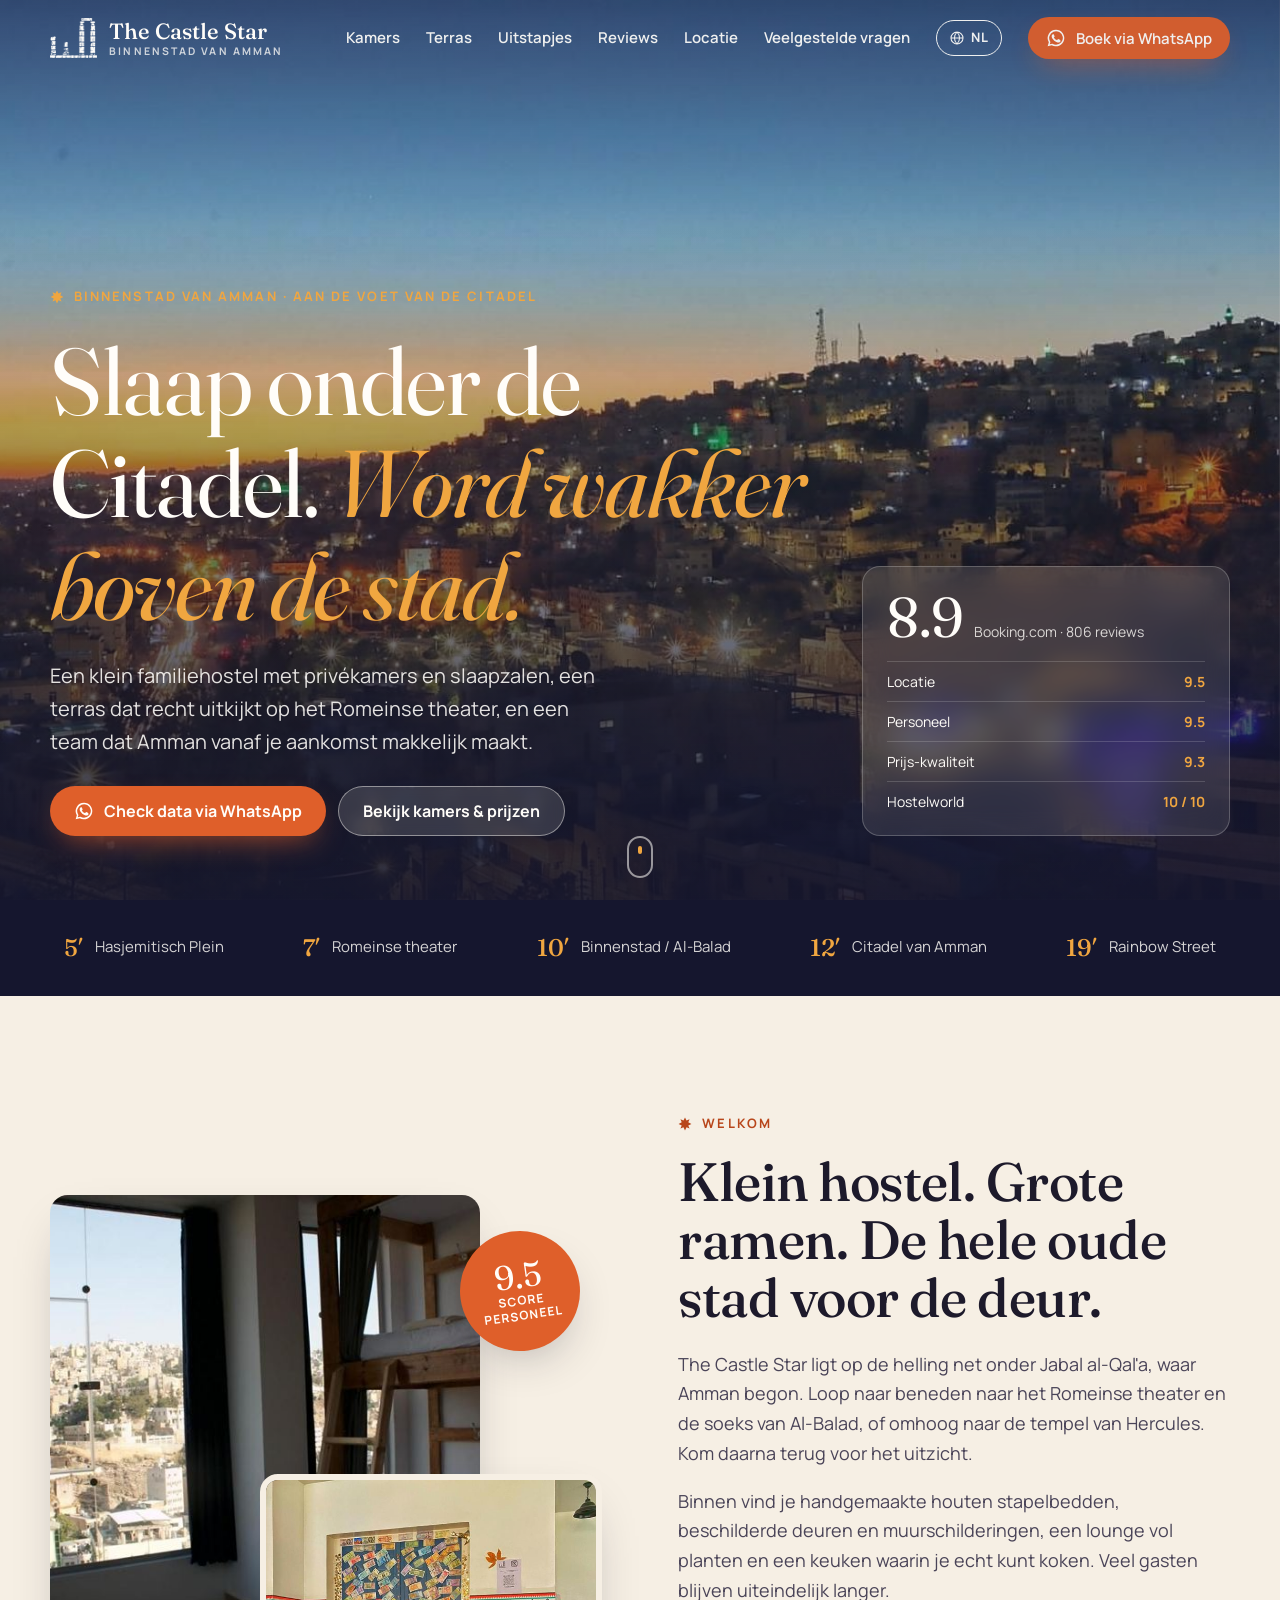
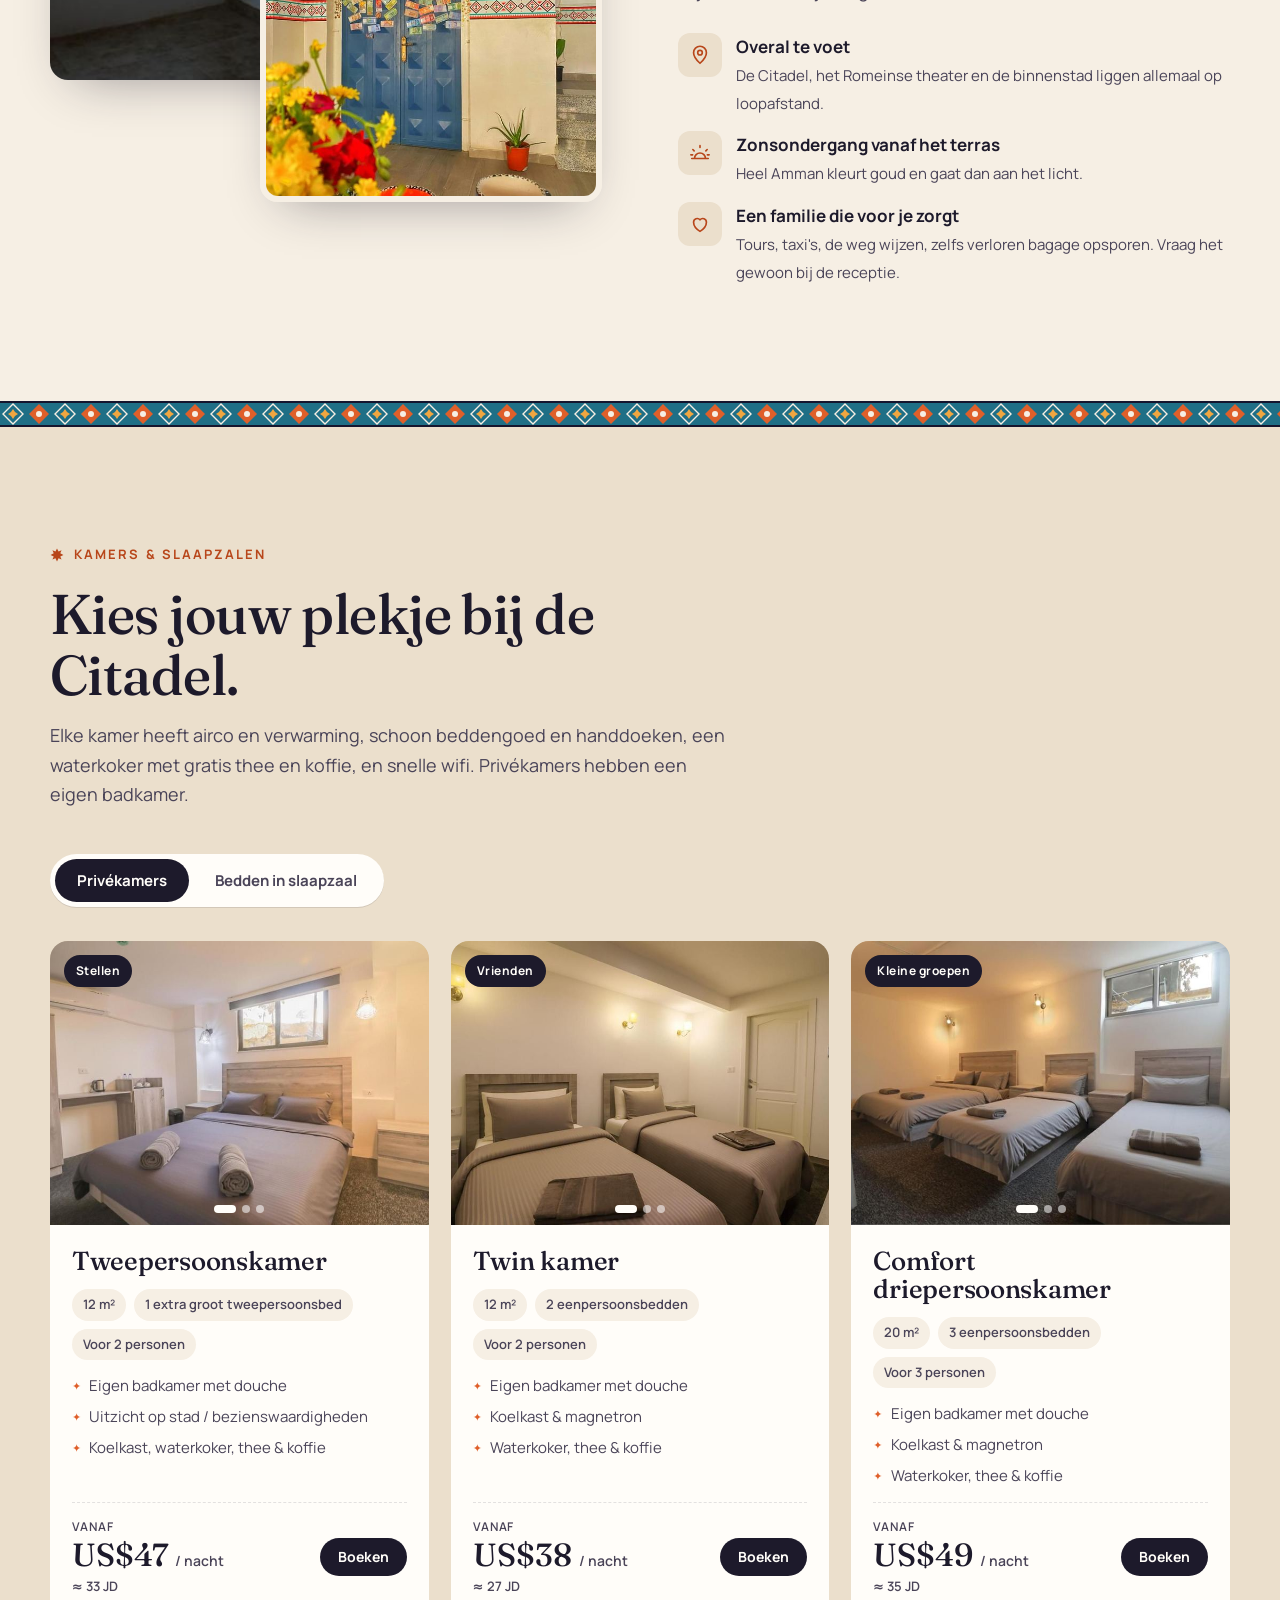
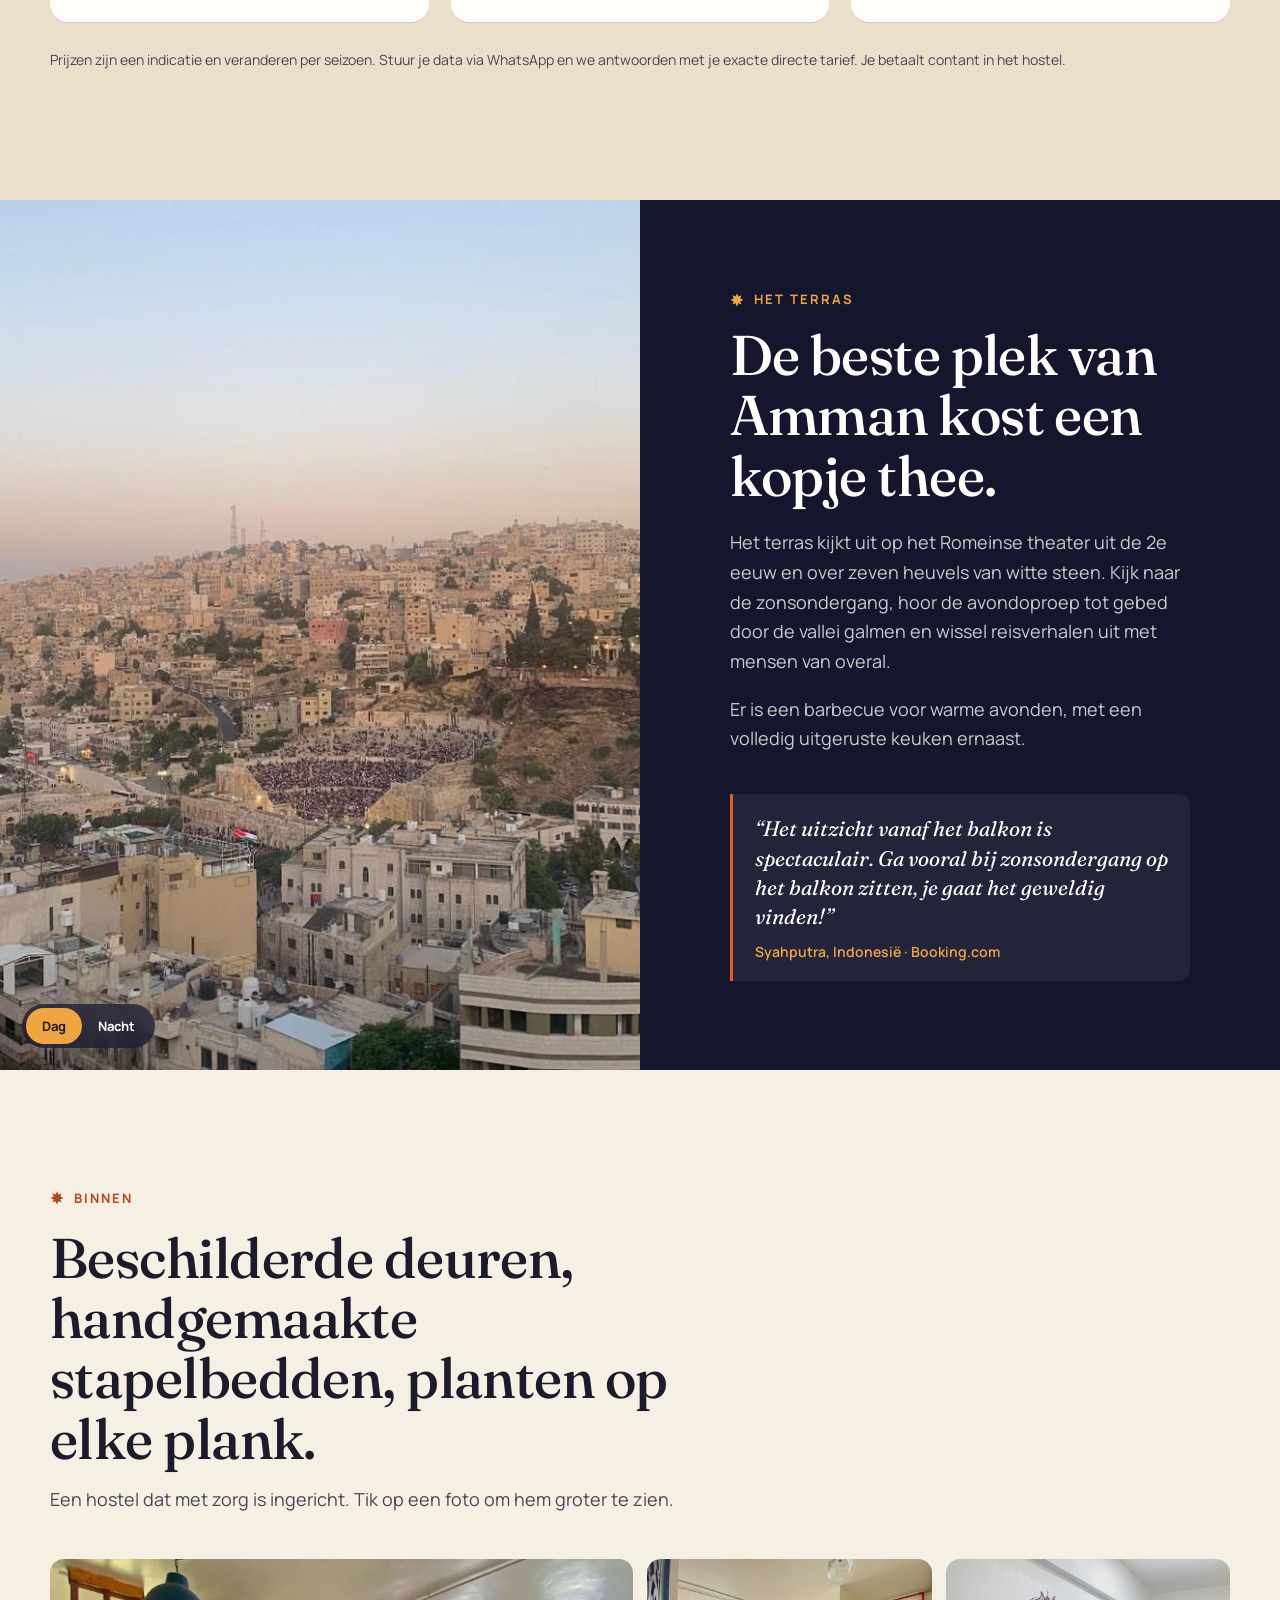
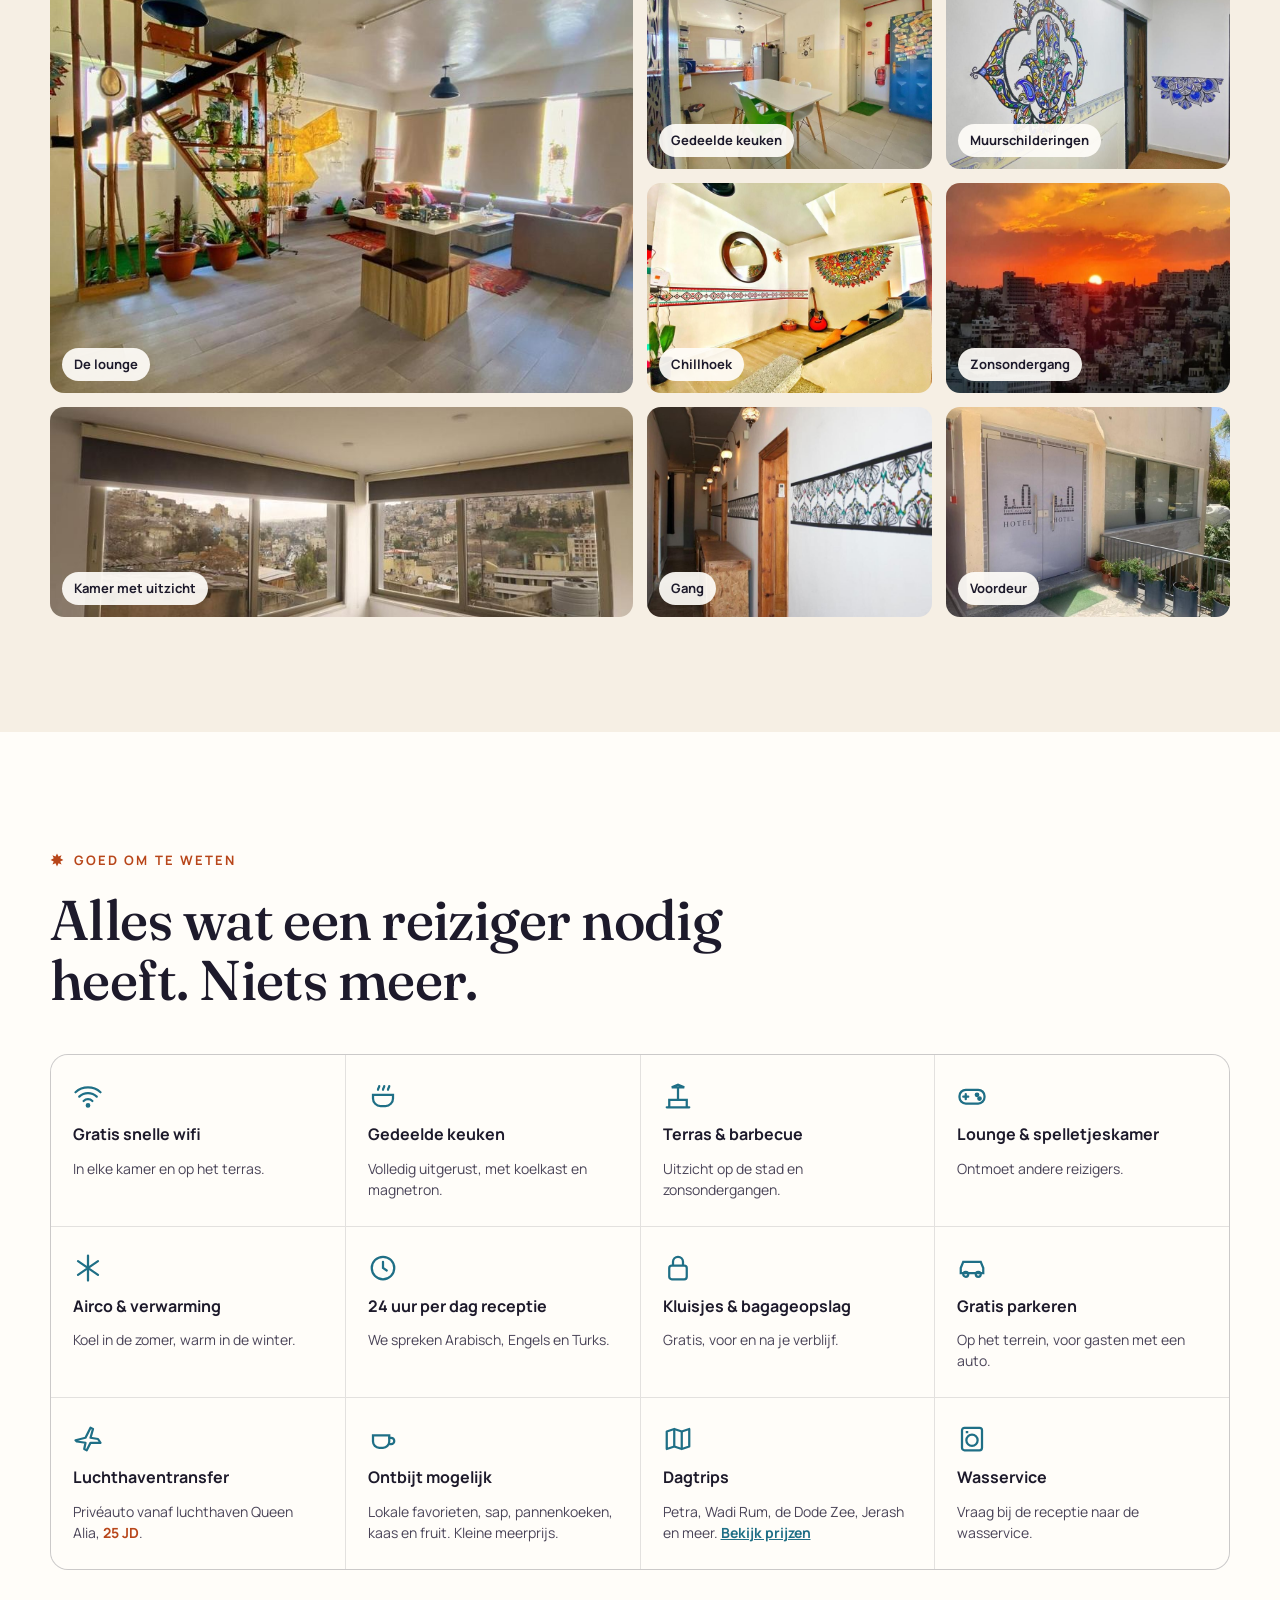
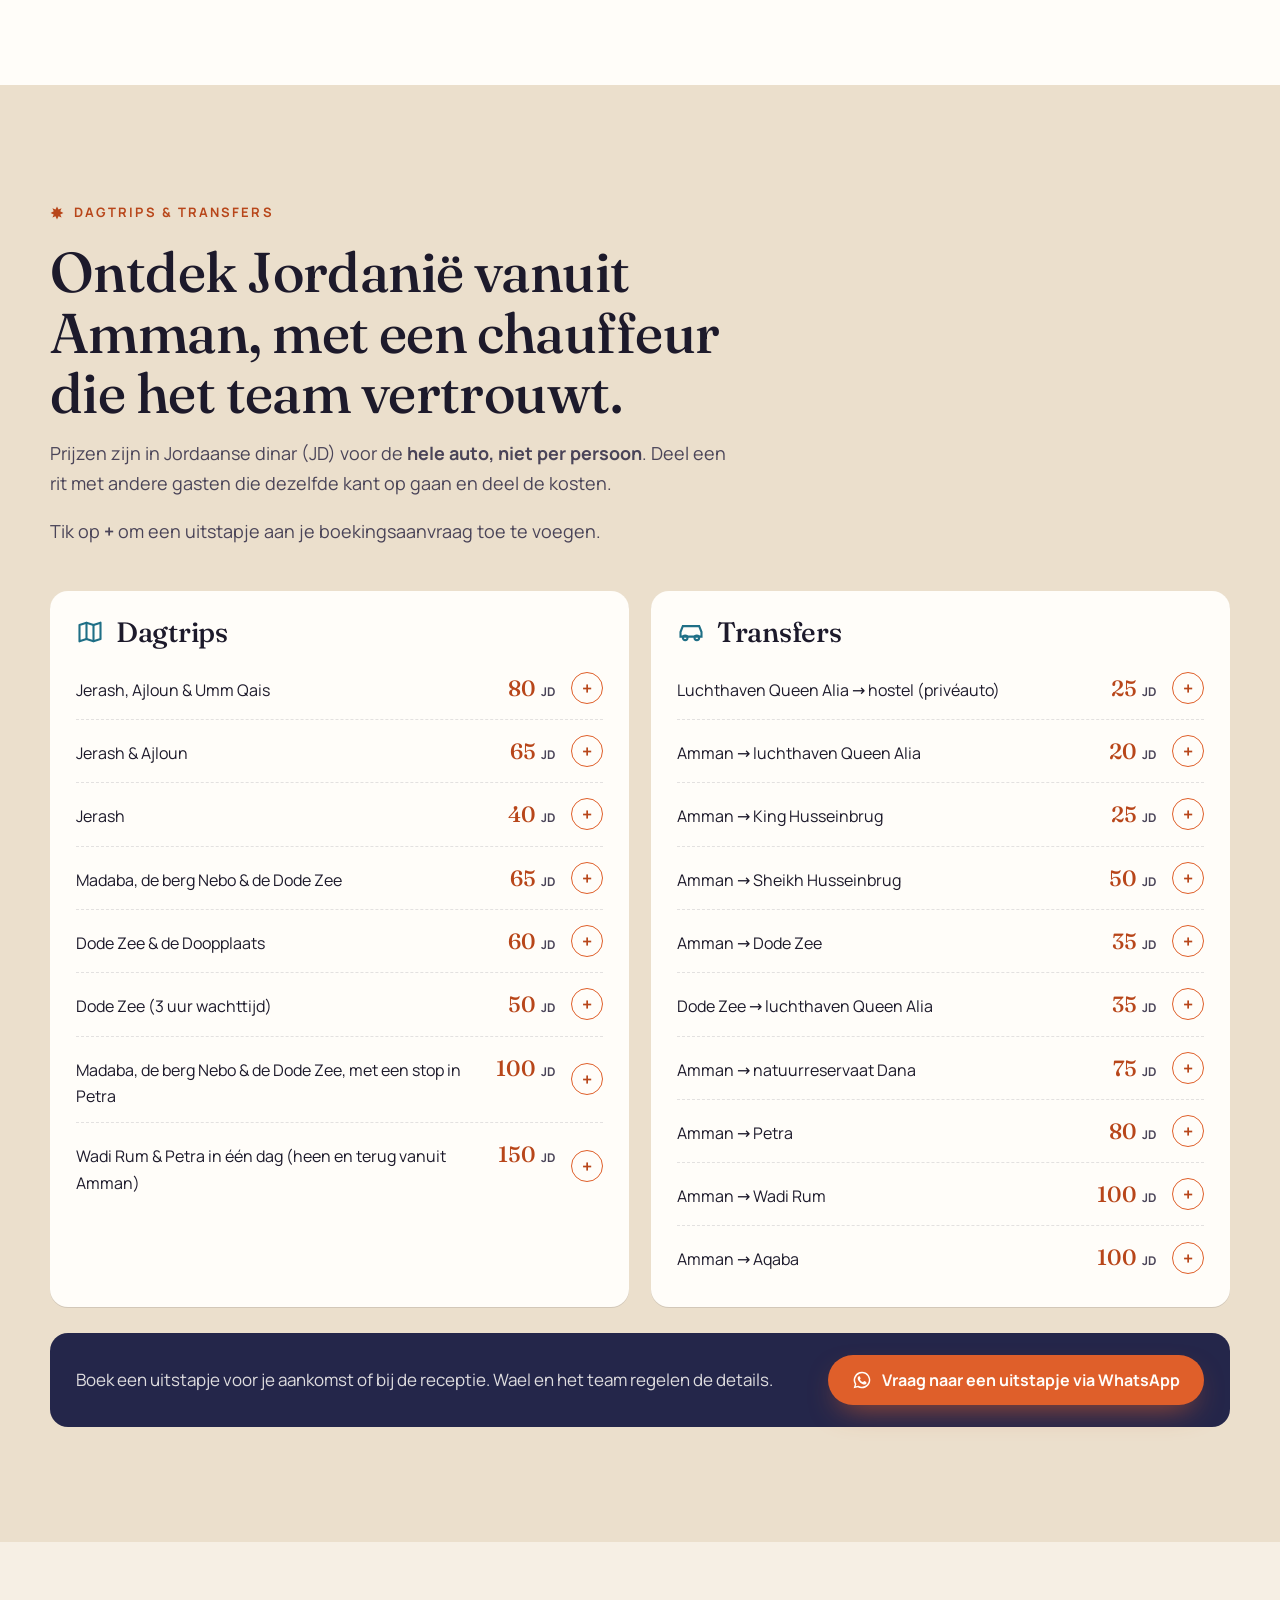
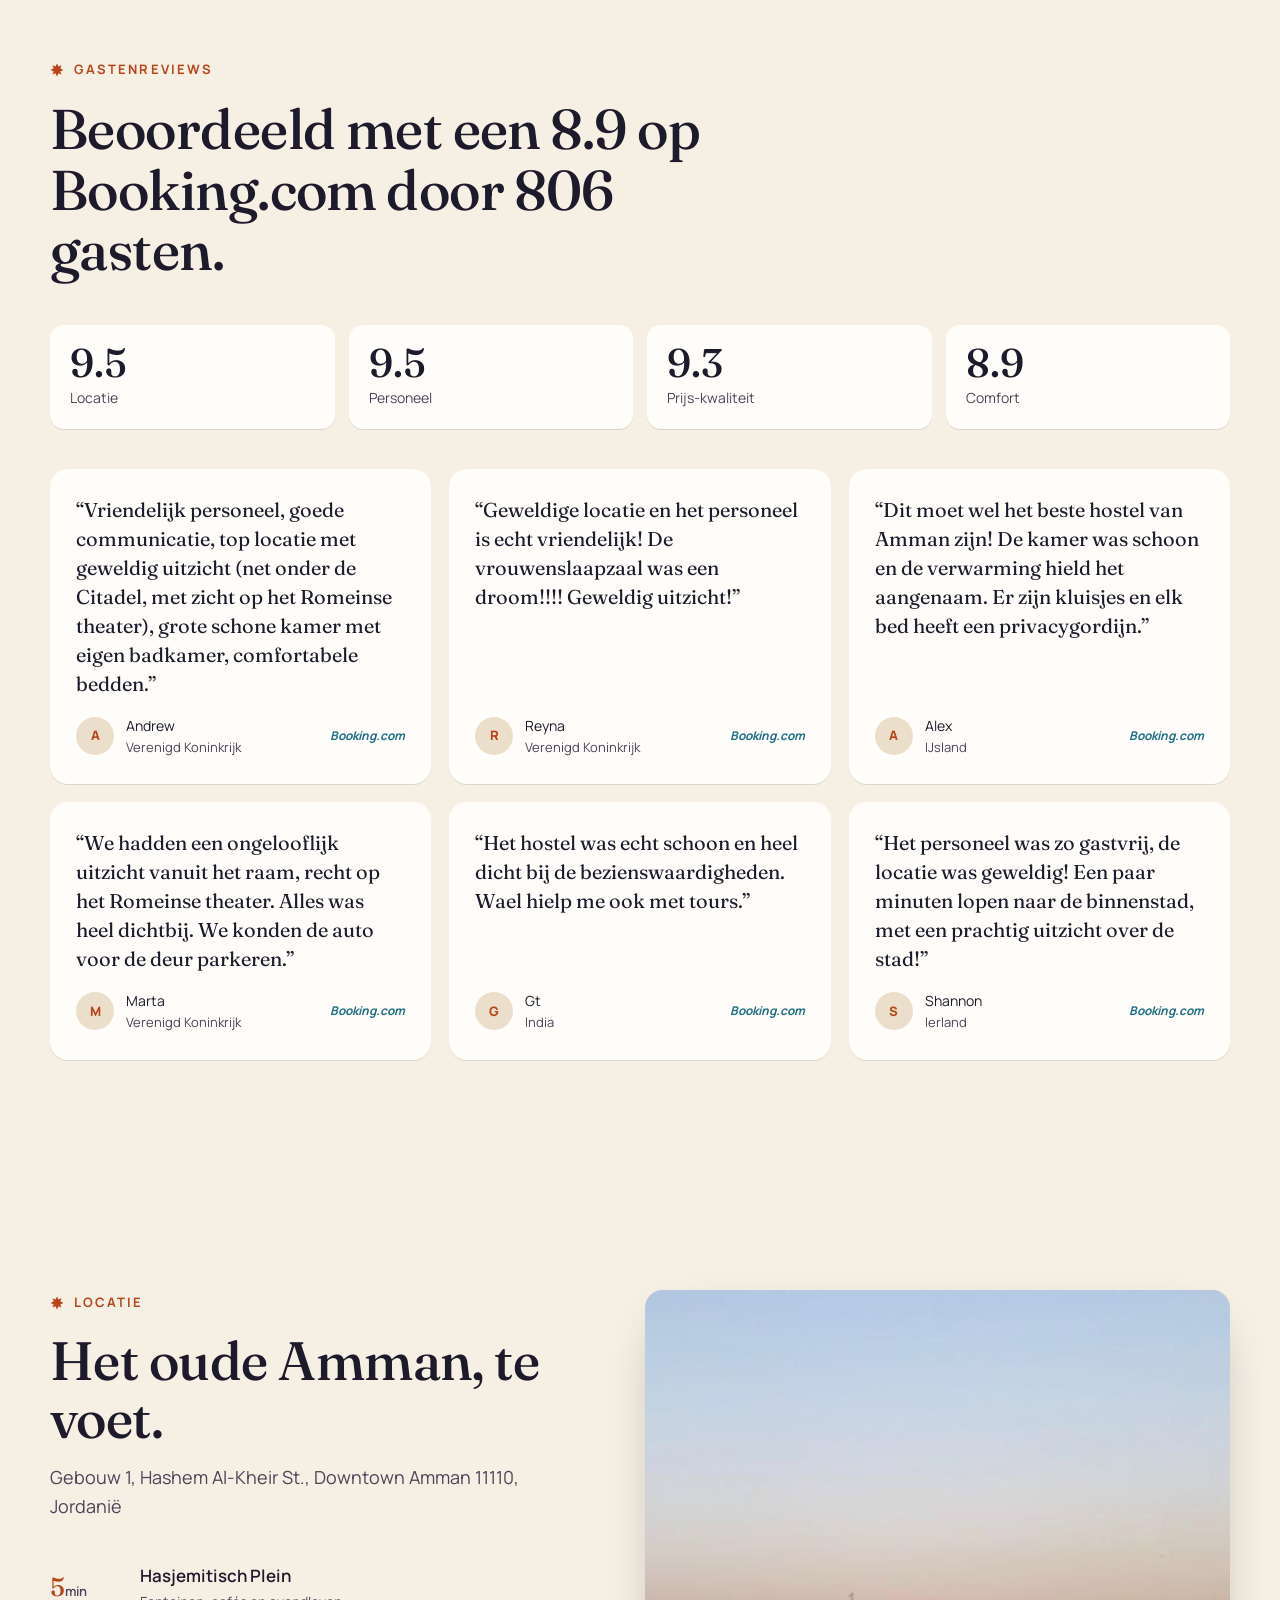
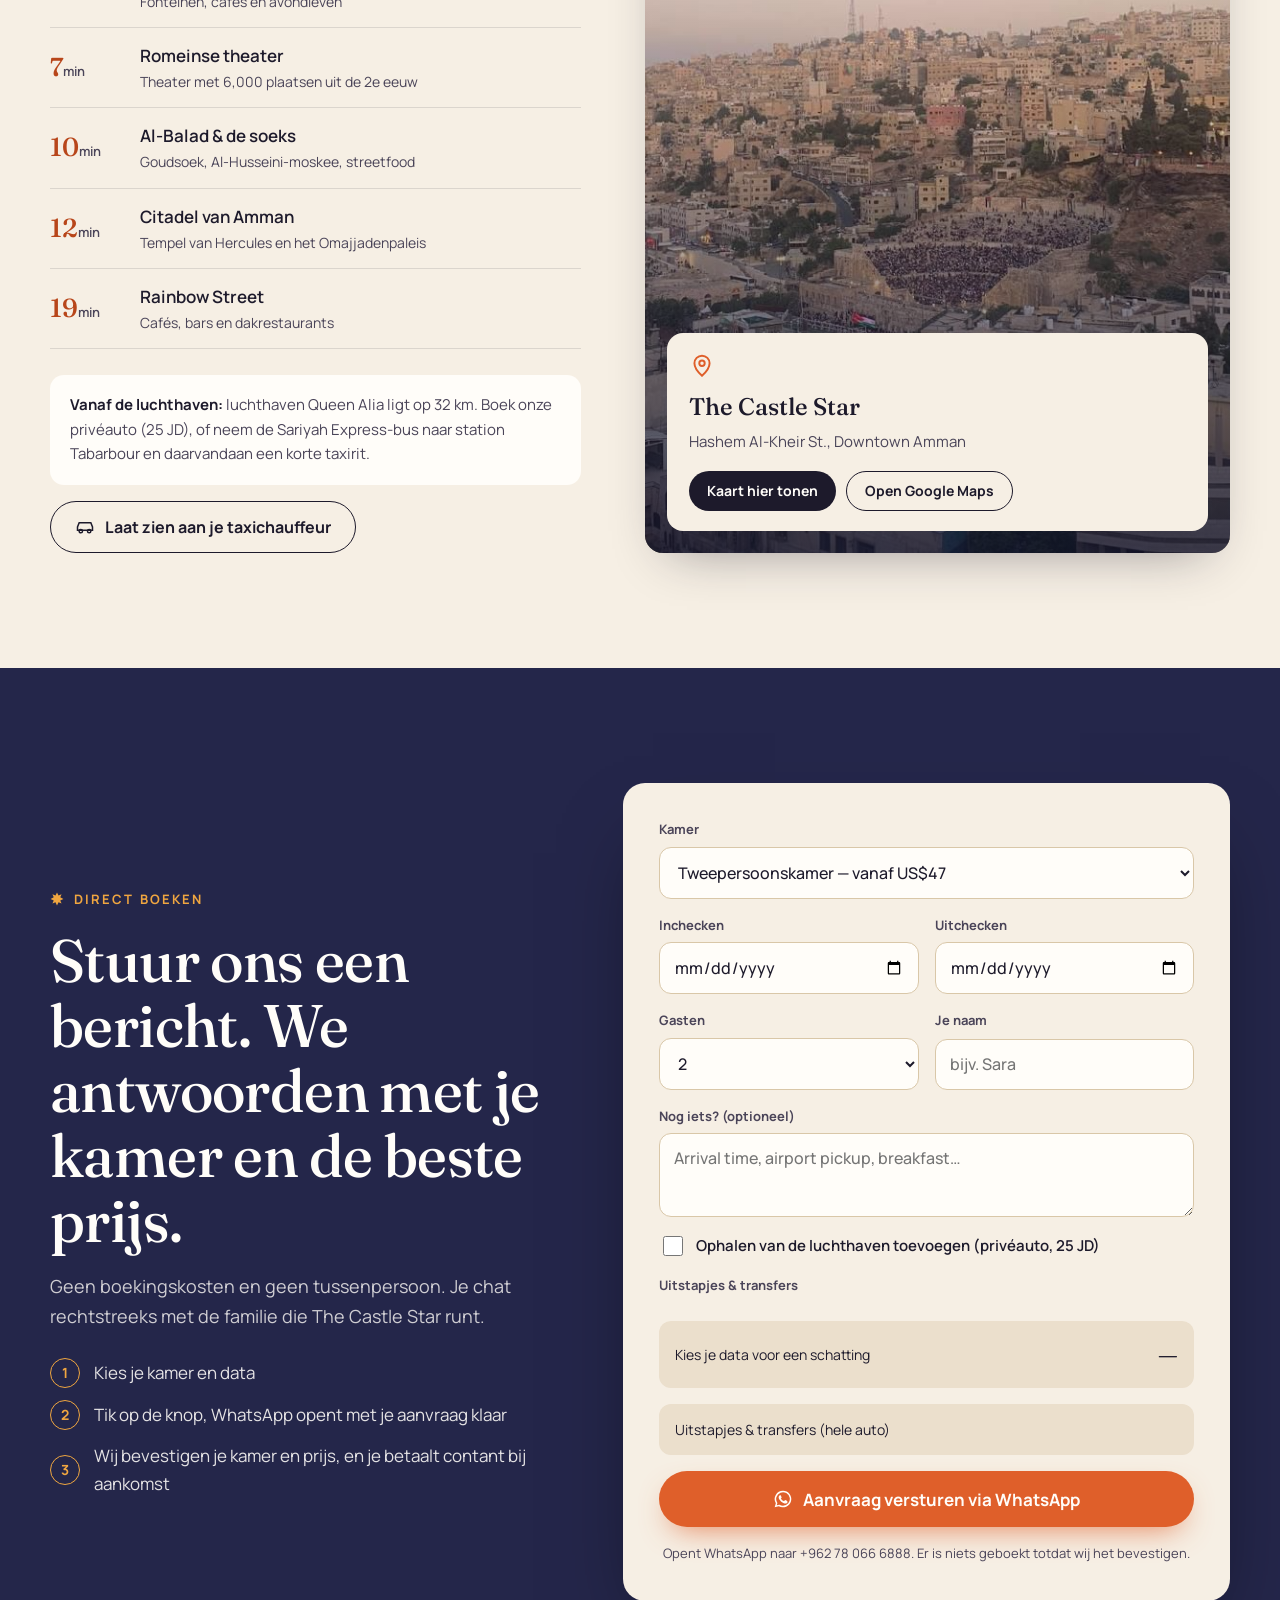
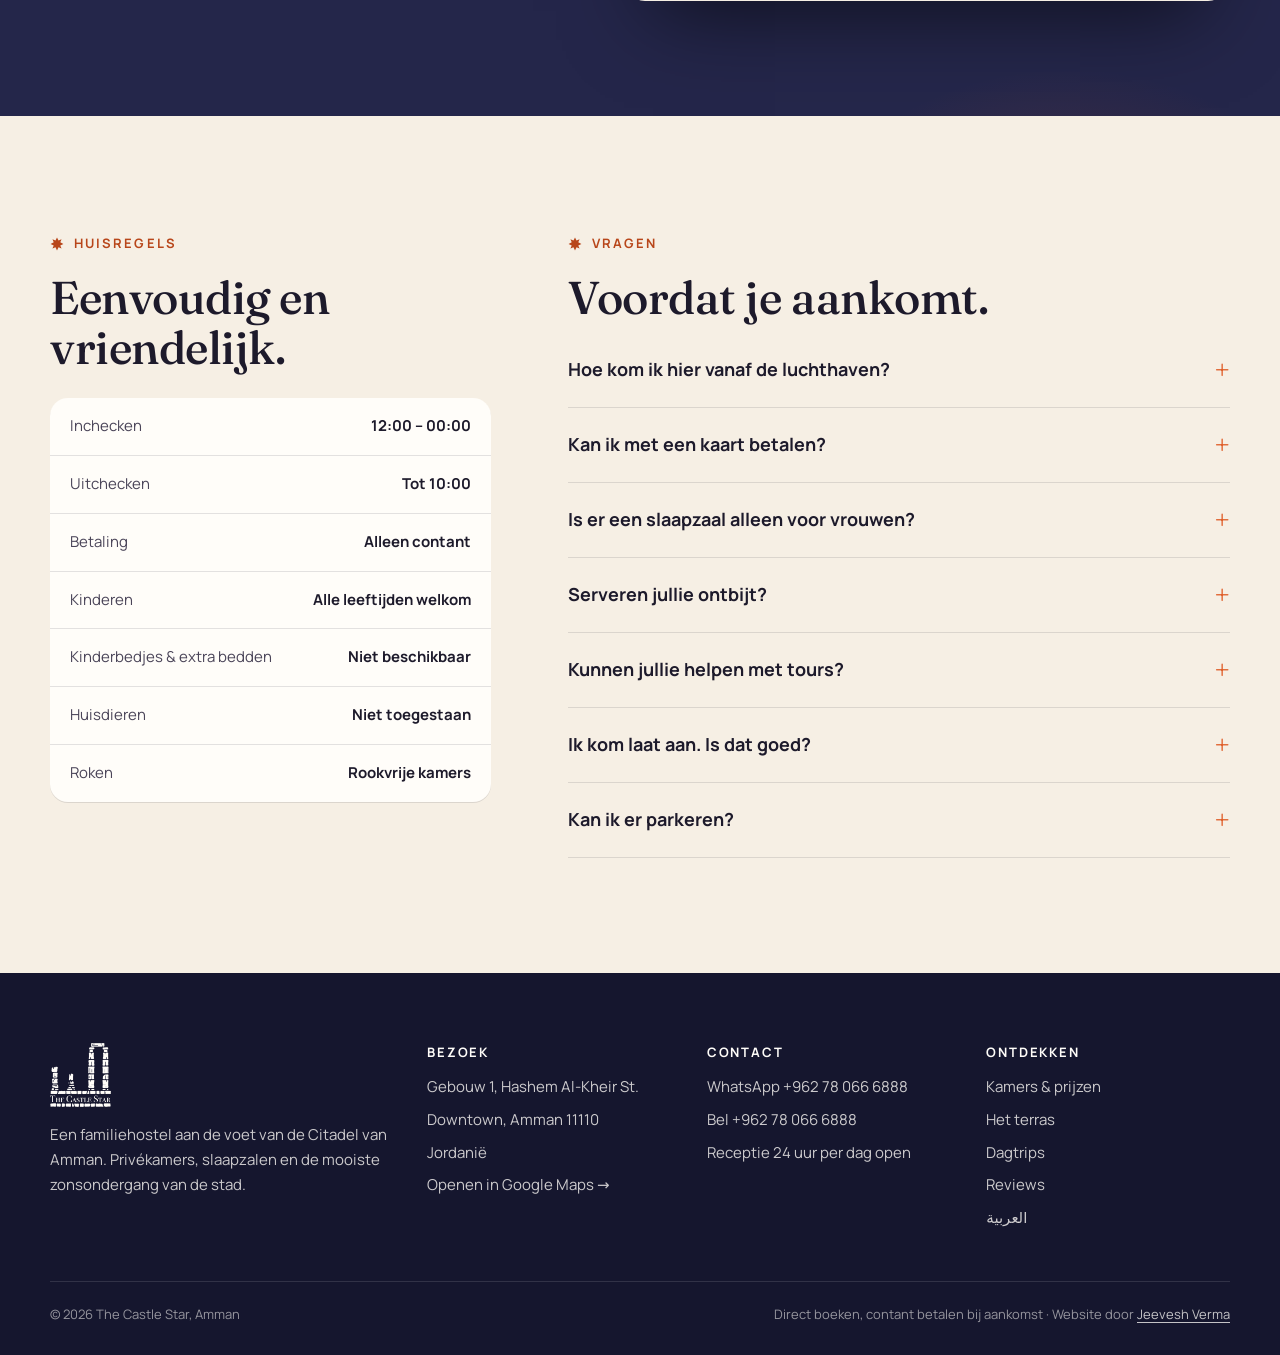
<file: nl/index.html>
<!doctype html>
<html lang="nl" dir="ltr">
<head>
<meta charset="utf-8">
<meta name="viewport" content="width=device-width, initial-scale=1">
<meta http-equiv="Content-Security-Policy" content="default-src 'self'; script-src 'self'; style-src 'self' 'unsafe-inline'; img-src 'self' data:; font-src 'self'; connect-src 'self'; frame-src https://www.google.com; object-src 'none'; base-uri 'self'; form-action 'none'">
<meta name="referrer" content="strict-origin-when-cross-origin">
<title>The Castle Star — hostel aan de voet van de Citadel, binnenstad van Amman</title>
<meta name="description" content="Familiehostel in de binnenstad van Amman, op een steenworp van de Citadel en het Romeinse theater. Privékamers en slaapzalen, zonsondergang vanaf het dakterras, gedeelde keuken. Boek direct via WhatsApp.">
<meta property="og:title" content="The Castle Star — binnenstad van Amman">
<meta property="og:description" content="Privékamers en slaapzalen aan de voet van de Citadel. Uitzicht vanaf het dak over het Romeinse theater. Boek direct via WhatsApp.">
<meta property="og:image" content="https://jeeveshverma.github.io/castlestaramman/assets/img/hero-dusk.jpg">
<meta property="og:url" content="https://jeeveshverma.github.io/castlestaramman/nl/">
<meta property="og:site_name" content="The Castle Star">
<meta property="og:locale" content="nl_NL">
<meta name="twitter:card" content="summary_large_image">
<link rel="alternate" hreflang="en" href="https://jeeveshverma.github.io/castlestaramman/">
<link rel="alternate" hreflang="ar" href="https://jeeveshverma.github.io/castlestaramman/ar/">
<link rel="alternate" hreflang="fr" href="https://jeeveshverma.github.io/castlestaramman/fr/">
<link rel="alternate" hreflang="de" href="https://jeeveshverma.github.io/castlestaramman/de/">
<link rel="alternate" hreflang="it" href="https://jeeveshverma.github.io/castlestaramman/it/">
<link rel="alternate" hreflang="es" href="https://jeeveshverma.github.io/castlestaramman/es/">
<link rel="alternate" hreflang="nl" href="https://jeeveshverma.github.io/castlestaramman/nl/">
<link rel="alternate" hreflang="pl" href="https://jeeveshverma.github.io/castlestaramman/pl/">
<link rel="alternate" hreflang="ru" href="https://jeeveshverma.github.io/castlestaramman/ru/">
<link rel="alternate" hreflang="zh-Hans" href="https://jeeveshverma.github.io/castlestaramman/zh/">
<link rel="alternate" hreflang="ja" href="https://jeeveshverma.github.io/castlestaramman/ja/">
<link rel="alternate" hreflang="ko" href="https://jeeveshverma.github.io/castlestaramman/ko/">
<link rel="alternate" hreflang="x-default" href="https://jeeveshverma.github.io/castlestaramman/">
<link rel="canonical" href="https://jeeveshverma.github.io/castlestaramman/nl/">
<meta property="og:type" content="website">
<meta name="theme-color" content="#15162e">
<link rel="icon" type="image/png" href="../favicon.png">
<link rel="apple-touch-icon" href="../apple-touch-icon.png">


<link rel="preload" as="image" href="../assets/img/hero-dusk-800.jpg" imagesrcset="../assets/img/hero-dusk-800.jpg 800w, ../assets/img/hero-dusk.jpg 1280w" imagesizes="100vw">
<link rel="preload" href="../assets/fonts/fraunces.woff2" as="font" type="font/woff2" crossorigin>
<link rel="stylesheet" href="../assets/css/fonts.css">
<link rel="stylesheet" href="../assets/css/style.css">
<script type="application/ld+json">{"@context": "https://schema.org", "@type": "Hostel", "name": "The Castle Star", "url": "https://jeeveshverma.github.io/castlestaramman/", "image": "https://jeeveshverma.github.io/castlestaramman/assets/img/hero-dusk.jpg", "logo": "https://jeeveshverma.github.io/castlestaramman/assets/img/logo-dark.png", "telephone": "+962 78 066 6888", "address": {"@type": "PostalAddress", "streetAddress": "Building 1, Hashem Al-Kheir St.", "addressLocality": "Amman", "postalCode": "11110", "addressCountry": "JO"}, "checkinTime": "12:00", "checkoutTime": "10:00", "priceRange": "US$16–49", "currenciesAccepted": "JOD, USD", "paymentAccepted": "Cash", "availableLanguage": ["Arabic", "English", "Turkish"], "petsAllowed": false, "aggregateRating": {"@type": "AggregateRating", "ratingValue": "8.9", "bestRating": "10", "reviewCount": "806"}, "amenityFeature": [{"@type": "LocationFeatureSpecification", "name": "Free WiFi", "value": true}, {"@type": "LocationFeatureSpecification", "name": "Gratis parkeren", "value": true}, {"@type": "LocationFeatureSpecification", "name": "Gedeelde keuken", "value": true}, {"@type": "LocationFeatureSpecification", "name": "Terras", "value": true}]}</script>
</head>
<body data-t-photo="Foto">
<a class="skip" href="#main">Naar inhoud</a>

<svg width="0" height="0" style="position:absolute" aria-hidden="true">
  <symbol id="i-star" viewBox="0 0 24 24"><path fill="currentColor" d="M12 1l2.6 5.2 5.2-2.2-2.2 5.2L23 12l-5.4 2.6 2.2 5.2-5.2-2.2L12 23l-2.6-5.4-5.2 2.2 2.2-5.2L1 12l5.4-2.8-2.2-5.2 5.2 2.2z"/></symbol>
  <symbol id="i-wa" viewBox="0 0 24 24"><path fill="currentColor" d="M12 2a10 10 0 0 0-8.6 15.1L2 22l5-1.3A10 10 0 1 0 12 2zm0 18.2a8.2 8.2 0 0 1-4.2-1.2l-.3-.2-3 .8.8-2.9-.2-.3A8.2 8.2 0 1 1 12 20.2zm4.5-6.1c-.2-.1-1.5-.7-1.7-.8s-.4-.1-.6.1-.7.8-.8 1-.3.2-.5.1a6.7 6.7 0 0 1-3.3-2.9c-.3-.4.2-.4.7-1.4.1-.2 0-.3 0-.4l-.8-1.8c-.2-.5-.4-.4-.6-.4h-.5a1 1 0 0 0-.7.3 3 3 0 0 0-.9 2.2 5.2 5.2 0 0 0 1.1 2.7 11.8 11.8 0 0 0 4.5 4c1.7.7 2.3.8 3.1.6a2.7 2.7 0 0 0 1.8-1.2 2.2 2.2 0 0 0 .1-1.3c0-.1-.2-.2-.4-.3z"/></symbol>
  <symbol id="i-menu" viewBox="0 0 24 24"><path stroke="currentColor" stroke-width="2" stroke-linecap="round" d="M4 7h16M4 12h16M4 17h16"/></symbol>
  <symbol id="i-pin" viewBox="0 0 24 24"><path fill="none" stroke="currentColor" stroke-width="1.8" d="M12 21s7-6.2 7-11.5A7 7 0 0 0 5 9.5C5 14.8 12 21 12 21z"/><circle cx="12" cy="9.5" r="2.5" fill="none" stroke="currentColor" stroke-width="1.8"/></symbol>
  <symbol id="i-sun" viewBox="0 0 24 24"><g fill="none" stroke="currentColor" stroke-width="1.8" stroke-linecap="round"><path d="M3 18h18M6 18a6 6 0 0 1 12 0"/><path d="M12 6V4M5.6 9.6 4.2 8.2M18.4 9.6l1.4-1.4M2 14h2M20 14h2"/></g></symbol>
  <symbol id="i-heart" viewBox="0 0 24 24"><path fill="none" stroke="currentColor" stroke-width="1.8" d="M12 20s-7-4.4-7-10a4 4 0 0 1 7-2.6A4 4 0 0 1 19 10c0 5.6-7 10-7 10z"/></symbol>
  <symbol id="i-wifi" viewBox="0 0 24 24"><g fill="none" stroke="currentColor" stroke-width="1.8" stroke-linecap="round"><path d="M2 9a15 15 0 0 1 20 0M5 12.5a10 10 0 0 1 14 0M8.5 16a5 5 0 0 1 7 0"/><circle cx="12" cy="19.5" r="1" fill="currentColor"/></g></symbol>
  <symbol id="i-kitchen" viewBox="0 0 24 24"><g fill="none" stroke="currentColor" stroke-width="1.8" stroke-linecap="round"><path d="M4 11h16v3a6 6 0 0 1-6 6h-4a6 6 0 0 1-6-6z"/><path d="M8 7c0-1.5 1-1.5 1-3M12 7c0-1.5 1-1.5 1-3M16 7c0-1.5 1-1.5 1-3"/></g></symbol>
  <symbol id="i-terrace" viewBox="0 0 24 24"><g fill="none" stroke="currentColor" stroke-width="1.8" stroke-linecap="round"><path d="M3 21h18M5 21v-6h14v6M12 15V5M7 5h10l-5-2z"/></g></symbol>
  <symbol id="i-game" viewBox="0 0 24 24"><g fill="none" stroke="currentColor" stroke-width="1.8" stroke-linecap="round"><rect x="2" y="7" width="20" height="11" rx="5"/><path d="M7 10.5v4M5 12.5h4"/><circle cx="16" cy="11" r="1" fill="currentColor"/><circle cx="18" cy="14" r="1" fill="currentColor"/></g></symbol>
  <symbol id="i-snow" viewBox="0 0 24 24"><g fill="none" stroke="currentColor" stroke-width="1.8" stroke-linecap="round"><path d="M12 2v20M4 6.5l16 11M20 6.5l-16 11"/></g></symbol>
  <symbol id="i-desk" viewBox="0 0 24 24"><g fill="none" stroke="currentColor" stroke-width="1.8" stroke-linecap="round"><circle cx="12" cy="12" r="9"/><path d="M12 7v5l3 2"/></g></symbol>
  <symbol id="i-lock" viewBox="0 0 24 24"><g fill="none" stroke="currentColor" stroke-width="1.8"><rect x="5" y="10" width="14" height="11" rx="2"/><path d="M8 10V7a4 4 0 0 1 8 0v3"/></g></symbol>
  <symbol id="i-car" viewBox="0 0 24 24"><g fill="none" stroke="currentColor" stroke-width="1.8" stroke-linecap="round"><path d="M3 16v-4l2-5h14l2 5v4z"/><circle cx="7" cy="17" r="2"/><circle cx="17" cy="17" r="2"/></g></symbol>
  <symbol id="i-plane" viewBox="0 0 24 24"><path fill="none" stroke="currentColor" stroke-width="1.8" stroke-linejoin="round" d="M2 13l8-2 4-8 2 1-2 7 6 1 2 3-8 0-3 6-2-1 1-5-7-1z"/></symbol>
  <symbol id="i-map" viewBox="0 0 24 24"><g fill="none" stroke="currentColor" stroke-width="1.8" stroke-linejoin="round"><path d="M3 6l6-2 6 2 6-2v14l-6 2-6-2-6 2z"/><path d="M9 4v14M15 6v14"/></g></symbol>
  <symbol id="i-cup" viewBox="0 0 24 24"><g fill="none" stroke="currentColor" stroke-width="1.8" stroke-linecap="round"><path d="M4 9h13v5a5 5 0 0 1-5 5H9a5 5 0 0 1-5-5z"/><path d="M17 11h1.5a2.5 2.5 0 0 1 0 5H17"/></g></symbol>
  <symbol id="i-wash" viewBox="0 0 24 24"><g fill="none" stroke="currentColor" stroke-width="1.8"><rect x="4" y="3" width="16" height="18" rx="2"/><circle cx="12" cy="13" r="4.5"/><path d="M7 6.5h2"/></g></symbol>
  <symbol id="i-bike" viewBox="0 0 24 24"><g fill="none" stroke="currentColor" stroke-width="1.8" stroke-linecap="round"><circle cx="5.5" cy="16" r="3.5"/><circle cx="18.5" cy="16" r="3.5"/><path d="M5.5 16 9 9h6l3.5 7M9 9l3 7h-2M14 6h2"/></g></symbol>
  <symbol id="i-coin" viewBox="0 0 24 24"><g fill="none" stroke="currentColor" stroke-width="1.8"><circle cx="12" cy="12" r="9"/><path d="M15 9.5c-.5-1-1.6-1.5-3-1.5-1.7 0-3 .8-3 2s1.3 1.7 3 2 3 .8 3 2-1.3 2-3 2c-1.4 0-2.5-.5-3-1.5M12 6v12" stroke-linecap="round"/></g></symbol>
</svg>

<header class="site-header" id="top">
  <div class="wrap">
    <a class="brand" href="#top" aria-label="The Castle Star — startpagina">
      <img class="logo-light" src="../assets/img/mark-light.png" alt="" width="47" height="40">
      <img class="logo-dark" src="../assets/img/mark-dark.png" alt="" width="47" height="40">
      <span class="wordmark">The Castle Star<small>Binnenstad van Amman</small></span>
    </a>
    <nav class="nav" id="nav" aria-label="Hoofdmenu">
      <a href="#rooms">Kamers</a>
      <a href="#rooftop">Terras</a>
      <a href="#trips">Uitstapjes</a>
      <a href="#reviews">Reviews</a>
      <a href="#location">Locatie</a>
      <a href="#faq">Veelgestelde vragen</a>
      <!--langs--><details class="langs" translate="no"><summary aria-label="Language: Nederlands"><svg viewBox="0 0 24 24" aria-hidden="true"><path fill="none" stroke="currentColor" stroke-width="1.6" d="M12 3a9 9 0 1 0 0 18 9 9 0 0 0 0-18zm-9 9h18M12 3c2.5 2.6 3.8 5.6 3.8 9s-1.3 6.4-3.8 9c-2.5-2.6-3.8-5.6-3.8-9S9.5 5.6 12 3z"/></svg>NL</summary><ul><li><a href="../" hreflang="en" lang="en">English</a></li><li><a href="../ar/" hreflang="ar" lang="ar">العربية</a></li><li><a href="../fr/" hreflang="fr" lang="fr">Français</a></li><li><a href="../de/" hreflang="de" lang="de">Deutsch</a></li><li><a href="../it/" hreflang="it" lang="it">Italiano</a></li><li><a href="../es/" hreflang="es" lang="es">Español</a></li><li><a href="../nl/" hreflang="nl" lang="nl" aria-current="true">Nederlands</a></li><li><a href="../pl/" hreflang="pl" lang="pl">Polski</a></li><li><a href="../ru/" hreflang="ru" lang="ru">Русский</a></li><li><a href="../zh/" hreflang="zh-Hans" lang="zh-Hans">简体中文</a></li><li><a href="../ja/" hreflang="ja" lang="ja">日本語</a></li><li><a href="../ko/" hreflang="ko" lang="ko">한국어</a></li></ul></details><!--/langs-->
      <a class="btn btn-wa" href="#book"><svg><use href="#i-wa"/></svg>Boek via WhatsApp</a>
    </nav>
    <button class="menu-toggle" aria-label="Menu openen" aria-expanded="false" aria-controls="nav"><svg><use href="#i-menu"/></svg></button>
  </div>
</header>

<main id="main">
<!-- ============ HERO ============ -->
<section class="hero">
  <div class="hero-media"><img src="../assets/img/hero-dusk.jpg" alt="Amman in de schemering vanaf The Castle Star, met beneden het verlichte Romeinse theater" fetchpriority="high" width="1280" height="852" srcset="../assets/img/hero-dusk-800.jpg 800w, ../assets/img/hero-dusk.jpg 1280w" sizes="100vw"></div>
  <div class="wrap hero-inner">
    <div>
      <span class="eyebrow"><svg><use href="#i-star"/></svg>Binnenstad van Amman · aan de voet van de Citadel</span>
      <h1>Slaap onder de Citadel. <em>Word wakker boven de stad.</em></h1>
      <p class="hero-lead">Een klein familiehostel met privékamers en slaapzalen, een terras dat recht uitkijkt op het Romeinse theater, en een team dat Amman vanaf je aankomst makkelijk maakt.</p>
      <div class="hero-ctas">
        <a class="btn btn-wa" href="#book"><svg><use href="#i-wa"/></svg>Check data via WhatsApp</a>
        <a class="btn btn-ghost" href="#rooms">Bekijk kamers &amp; prijzen</a>
      </div>
    </div>
    <aside class="hero-card" aria-label="Gastbeoordelingen">
      <div class="score"><b>8.9</b><span>Booking.com · 806 reviews</span></div>
      <ul>
        <li>Locatie <b>9.5</b></li>
        <li>Personeel <b>9.5</b></li>
        <li>Prijs-kwaliteit <b>9.3</b></li>
        <li>Hostelworld <b>10 / 10</b></li>
      </ul>
    </aside>
  </div>
  <a class="hero-cue" href="#rooms" aria-label="Naar beneden scrollen"></a>
</section>

<!-- ============ DISTANCE RIBBON ============ -->
<div class="ribbon" aria-label="Loopafstanden">
  <div class="wrap">
    <ul>
      <li><b>5′</b><span>Hasjemitisch Plein</span></li>
      <li><b>7′</b><span>Romeinse theater</span></li>
      <li><b>10′</b><span>Binnenstad / Al-Balad</span></li>
      <li><b>12′</b><span>Citadel van Amman</span></li>
      <li><b>19′</b><span>Rainbow Street</span></li>
    </ul>
  </div>
</div>

<!-- ============ STORY ============ -->
<section class="section">
  <div class="wrap story">
    <div class="story-photos reveal">
      <figure class="p1"><img src="../assets/img/dorm-window.jpg" alt="Slaapzaal met een groot raam met uitzicht over Amman" loading="lazy" width="1280" height="852" srcset="../assets/img/dorm-window-800.jpg 800w, ../assets/img/dorm-window.jpg 1280w" sizes="(max-width: 640px) 100vw, (max-width: 1080px) 50vw, 33vw"></figure>
      <figure class="p2"><img src="../assets/img/blue-door.jpg" alt="Handbeschilderde blauwe deur binnen in The Castle Star" loading="lazy" width="1173" height="900" srcset="../assets/img/blue-door-800.jpg 800w, ../assets/img/blue-door.jpg 1173w" sizes="(max-width: 640px) 100vw, (max-width: 1080px) 50vw, 33vw"></figure>
      <div class="stamp"><span><b>9.5</b>score personeel</span></div>
    </div>
    <div class="story-text reveal">
      <span class="eyebrow"><svg><use href="#i-star"/></svg>Welkom</span>
      <h2>Klein hostel. Grote ramen. De hele oude stad voor de deur.</h2>
      <p>The Castle Star ligt op de helling net onder Jabal al-Qal'a, waar Amman begon. Loop naar beneden naar het Romeinse theater en de soeks van Al-Balad, of omhoog naar de tempel van Hercules. Kom daarna terug voor het uitzicht.</p>
      <p>Binnen vind je handgemaakte houten stapelbedden, beschilderde deuren en muurschilderingen, een lounge vol planten en een keuken waarin je echt kunt koken. Veel gasten blijven uiteindelijk langer.</p>
      <ul class="story-points">
        <li><span class="ico"><svg><use href="#i-pin"/></svg></span><div><b>Overal te voet</b><span>De Citadel, het Romeinse theater en de binnenstad liggen allemaal op loopafstand.</span></div></li>
        <li><span class="ico"><svg><use href="#i-sun"/></svg></span><div><b>Zonsondergang vanaf het terras</b><span>Heel Amman kleurt goud en gaat dan aan het licht.</span></div></li>
        <li><span class="ico"><svg><use href="#i-heart"/></svg></span><div><b>Een familie die voor je zorgt</b><span>Tours, taxi's, de weg wijzen, zelfs verloren bagage opsporen. Vraag het gewoon bij de receptie.</span></div></li>
      </ul>
    </div>
  </div>
</section>

<div class="tileband" aria-hidden="true"></div>

<!-- ============ ROOMS ============ -->
<section class="section rooms" id="rooms">
  <div class="wrap">
    <div class="section-head reveal">
      <span class="eyebrow"><svg><use href="#i-star"/></svg>Kamers &amp; slaapzalen</span>
      <h2>Kies jouw plekje bij de Citadel.</h2>
      <p>Elke kamer heeft airco en verwarming, schoon beddengoed en handdoeken, een waterkoker met gratis thee en koffie, en snelle wifi. Privékamers hebben een eigen badkamer.</p>
    </div>

    <div class="room-tabs" role="tablist" aria-label="Kamertype">
      <button role="tab" aria-selected="true" aria-controls="tab-private" id="t-private">Privékamers</button>
      <button role="tab" aria-selected="false" aria-controls="tab-dorms" id="t-dorms">Bedden in slaapzaal</button>
    </div>

    <div class="room-grid" id="tab-private" role="tabpanel" aria-labelledby="t-private">
      <article class="room reveal" data-room="Double Room">
        <div class="room-gallery">
          <img class="on" src="../assets/img/double-1.jpg" alt="Tweepersoonskamer met groot bed en raam op de stad" loading="lazy" width="1248" height="832" srcset="../assets/img/double-1-800.jpg 800w, ../assets/img/double-1.jpg 1248w" sizes="(max-width: 640px) 100vw, (max-width: 1080px) 50vw, 33vw">
          <img src="../assets/img/double-2.jpg" alt="Tweepersoonskamer met inloopdouche" loading="lazy" width="1280" height="853" srcset="../assets/img/double-2-800.jpg 800w, ../assets/img/double-2.jpg 1280w" sizes="(max-width: 640px) 100vw, (max-width: 1080px) 50vw, 33vw">
          <img src="../assets/img/double-3.jpg" alt="Tweepersoonskamer en eigen badkamer" loading="lazy" width="1200" height="900" srcset="../assets/img/double-3-800.jpg 800w, ../assets/img/double-3.jpg 1200w" sizes="(max-width: 640px) 100vw, (max-width: 1080px) 50vw, 33vw">
          <span class="tag">Stellen</span>
        </div>
        <div class="room-body">
          <h3>Tweepersoonskamer</h3>
          <div class="room-meta"><span>12 m²</span><span>1 extra groot tweepersoonsbed</span><span>Voor 2 personen</span></div>
          <ul><li>Eigen badkamer met douche</li><li>Uitzicht op stad / bezienswaardigheden</li><li>Koelkast, waterkoker, thee &amp; koffie</li></ul>
          <div class="room-foot">
            <div class="price"><small>Vanaf</small><b>US$47 <sub>/ nacht</sub></b><em class="jd">≈ 33 JD</em></div>
            <a class="btn btn-dark" href="#book" data-pick="Double Room">Boeken</a>
          </div>
        </div>
      </article>

      <article class="room reveal" data-room="Twin Room">
        <div class="room-gallery">
          <img class="on" src="../assets/img/twin-1.jpg" alt="Twin kamer met twee eenpersoonsbedden" loading="lazy" width="1280" height="853" srcset="../assets/img/twin-1-800.jpg 800w, ../assets/img/twin-1.jpg 1280w" sizes="(max-width: 640px) 100vw, (max-width: 1080px) 50vw, 33vw">
          <img src="../assets/img/twin-2.jpg" alt="Interieur van de twin kamer" loading="lazy" width="1280" height="853" srcset="../assets/img/twin-2-800.jpg 800w, ../assets/img/twin-2.jpg 1280w" sizes="(max-width: 640px) 100vw, (max-width: 1080px) 50vw, 33vw">
          <img src="../assets/img/twin-3.jpg" alt="Eigen badkamer met glazen douche" loading="lazy" width="1280" height="853" srcset="../assets/img/twin-3-800.jpg 800w, ../assets/img/twin-3.jpg 1280w" sizes="(max-width: 640px) 100vw, (max-width: 1080px) 50vw, 33vw">
          <span class="tag">Vrienden</span>
        </div>
        <div class="room-body">
          <h3>Twin kamer</h3>
          <div class="room-meta"><span>12 m²</span><span>2 eenpersoonsbedden</span><span>Voor 2 personen</span></div>
          <ul><li>Eigen badkamer met douche</li><li>Koelkast &amp; magnetron</li><li>Waterkoker, thee &amp; koffie</li></ul>
          <div class="room-foot">
            <div class="price"><small>Vanaf</small><b>US$38 <sub>/ nacht</sub></b><em class="jd">≈ 27 JD</em></div>
            <a class="btn btn-dark" href="#book" data-pick="Twin Room">Boeken</a>
          </div>
        </div>
      </article>

      <article class="room reveal" data-room="Comfort Triple Room">
        <div class="room-gallery">
          <img class="on" src="../assets/img/triple-1.jpg" alt="Comfort driepersoonskamer met drie eenpersoonsbedden" loading="lazy" width="1248" height="832" srcset="../assets/img/triple-1-800.jpg 800w, ../assets/img/triple-1.jpg 1248w" sizes="(max-width: 640px) 100vw, (max-width: 1080px) 50vw, 33vw">
          <img src="../assets/img/triple-2.jpg" alt="Driepersoonskamer met raam" loading="lazy" width="1280" height="853" srcset="../assets/img/triple-2-800.jpg 800w, ../assets/img/triple-2.jpg 1280w" sizes="(max-width: 640px) 100vw, (max-width: 1080px) 50vw, 33vw">
          <img src="../assets/img/triple-3.jpg" alt="Badkamer van de driepersoonskamer" loading="lazy" width="1280" height="853" srcset="../assets/img/triple-3-800.jpg 800w, ../assets/img/triple-3.jpg 1280w" sizes="(max-width: 640px) 100vw, (max-width: 1080px) 50vw, 33vw">
          <span class="tag">Kleine groepen</span>
        </div>
        <div class="room-body">
          <h3>Comfort driepersoonskamer</h3>
          <div class="room-meta"><span>20 m²</span><span>3 eenpersoonsbedden</span><span>Voor 3 personen</span></div>
          <ul><li>Eigen badkamer met douche</li><li>Koelkast &amp; magnetron</li><li>Waterkoker, thee &amp; koffie</li></ul>
          <div class="room-foot">
            <div class="price"><small>Vanaf</small><b>US$49 <sub>/ nacht</sub></b><em class="jd">≈ 35 JD</em></div>
            <a class="btn btn-dark" href="#book" data-pick="Comfort Triple Room">Boeken</a>
          </div>
        </div>
      </article>
    </div>

    <div class="room-grid two" id="tab-dorms" role="tabpanel" aria-labelledby="t-dorms" hidden>
      <article class="room" data-room="Bed in 6-Bed Female Dorm">
        <div class="room-gallery">
          <img class="on" src="../assets/img/female-1.jpg" alt="Vrouwenslaapzaal met houten stapelbedden en privacygordijnen" loading="lazy" width="1280" height="852" srcset="../assets/img/female-1-800.jpg 800w, ../assets/img/female-1.jpg 1280w" sizes="(max-width: 640px) 100vw, (max-width: 1080px) 50vw, 33vw">
          <img src="../assets/img/female-2.jpg" alt="Stapelbedden in de vrouwenslaapzaal" loading="lazy" width="1280" height="852" srcset="../assets/img/female-2-800.jpg 800w, ../assets/img/female-2.jpg 1280w" sizes="(max-width: 640px) 100vw, (max-width: 1080px) 50vw, 33vw">
          <img src="../assets/img/female-3.jpg" alt="Raam van de slaapzaal met zicht op de Citadel" loading="lazy" width="1280" height="852" srcset="../assets/img/female-3-800.jpg 800w, ../assets/img/female-3.jpg 1280w" sizes="(max-width: 640px) 100vw, (max-width: 1080px) 50vw, 33vw">
          <span class="tag female">Alleen vrouwen</span>
        </div>
        <div class="room-body">
          <h3>6-persoons vrouwenslaapzaal</h3>
          <div class="room-meta"><span>20 m²</span><span>Stapelbed</span><span>Prijs per bed</span></div>
          <ul><li>Privacygordijn bij elk bed</li><li>Eigen kluisje &amp; opbergruimte</li><li>Uitzicht op de stad en bezienswaardigheden</li></ul>
          <div class="room-foot">
            <div class="price"><small>Vanaf</small><b>US$16 <sub>/ bed</sub></b><em class="jd">≈ 11 JD</em></div>
            <a class="btn btn-dark" href="#book" data-pick="Bed in 6-Bed Female Dorm">Boeken</a>
          </div>
        </div>
      </article>

      <article class="room" data-room="Bed in 8-Bed Mixed Dorm">
        <div class="room-gallery">
          <img class="on" src="../assets/img/mixed-1.jpg" alt="Gemengde slaapzaal met handgemaakte houten stapelbedden" loading="lazy" width="1280" height="852" srcset="../assets/img/mixed-1-800.jpg 800w, ../assets/img/mixed-1.jpg 1280w" sizes="(max-width: 640px) 100vw, (max-width: 1080px) 50vw, 33vw">
          <img src="../assets/img/mixed-2.jpg" alt="Stapelbedden in de gemengde slaapzaal en houten deur" loading="lazy" width="1280" height="852" srcset="../assets/img/mixed-2-800.jpg 800w, ../assets/img/mixed-2.jpg 1280w" sizes="(max-width: 640px) 100vw, (max-width: 1080px) 50vw, 33vw">
          <img src="../assets/img/mixed-3.jpg" alt="Gemengde slaapzaal" loading="lazy" width="1024" height="682" srcset="../assets/img/mixed-3-800.jpg 800w, ../assets/img/mixed-3.jpg 1024w" sizes="(max-width: 640px) 100vw, (max-width: 1080px) 50vw, 33vw">
          <span class="tag">Backpackers</span>
        </div>
        <div class="room-body">
          <h3>Gemengde 8-persoons slaapzaal</h3>
          <div class="room-meta"><span>20 m²</span><span>Stapelbed</span><span>Prijs per bed</span></div>
          <ul><li>Privacygordijn bij elk bed</li><li>Eigen kluisje &amp; opbergruimte</li><li>Uitzicht op de stad en bezienswaardigheden</li></ul>
          <div class="room-foot">
            <div class="price"><small>Vanaf</small><b>US$16 <sub>/ bed</sub></b><em class="jd">≈ 11 JD</em></div>
            <a class="btn btn-dark" href="#book" data-pick="Bed in 8-Bed Mixed Dorm">Boeken</a>
          </div>
        </div>
      </article>
    </div>

    <p class="rates-note">Prijzen zijn een indicatie en veranderen per seizoen. Stuur je data via WhatsApp en we antwoorden met je exacte directe tarief. Je betaalt contant in het hostel.</p>
  </div>
</section>

<!-- ============ ROOFTOP ============ -->
<section class="rooftop" id="rooftop">
  <div class="rooftop-grid">
    <div class="rooftop-media" id="viewbox">
      <img src="../assets/img/view-day.jpg" alt="Uitzicht overdag over Amman en het Romeinse theater" loading="lazy" width="675" height="900">
      <img class="alt" src="../assets/img/view-night.jpg" alt="Uitzicht &#x27;s avonds op het verlichte Romeinse theater" loading="lazy" width="506" height="900">
      <div class="toggle" role="group" aria-label="Uitzicht">
        <button aria-pressed="true" data-view="day">Dag</button>
        <button aria-pressed="false" data-view="night">Nacht</button>
      </div>
    </div>
    <div class="rooftop-text reveal">
      <span class="eyebrow"><svg><use href="#i-star"/></svg>Het terras</span>
      <h2>De beste plek van Amman kost een kopje thee.</h2>
      <p>Het terras kijkt uit op het Romeinse theater uit de 2e eeuw en over zeven heuvels van witte steen. Kijk naar de zonsondergang, hoor de avondoproep tot gebed door de vallei galmen en wissel reisverhalen uit met mensen van overal.</p>
      <p>Er is een barbecue voor warme avonden, met een volledig uitgeruste keuken ernaast.</p>
      <blockquote>“Het uitzicht vanaf het balkon is spectaculair. Ga vooral bij zonsondergang op het balkon zitten, je gaat het geweldig vinden!”<cite>Syahputra, Indonesië · Booking.com</cite></blockquote>
    </div>
  </div>
</section>

<!-- ============ INSIDE ============ -->
<section class="section" id="inside">
  <div class="wrap">
    <div class="section-head reveal">
      <span class="eyebrow"><svg><use href="#i-star"/></svg>Binnen</span>
      <h2>Beschilderde deuren, handgemaakte stapelbedden, planten op elke plank.</h2>
      <p>Een hostel dat met zorg is ingericht. Tik op een foto om hem groter te zien.</p>
    </div>
    <div class="mosaic">
      <figure class="w2 h2"><img src="../assets/img/lounge.jpg" alt="Lounge met banken en planken vol planten" loading="lazy" width="1200" height="900" srcset="../assets/img/lounge-800.jpg 800w, ../assets/img/lounge.jpg 1200w" sizes="(max-width: 900px) 100vw, 50vw"><figcaption>De lounge</figcaption></figure>
      <figure><img src="../assets/img/kitchen.jpg" alt="Gedeelde keuken en eettafel" loading="lazy" width="1200" height="900" srcset="../assets/img/kitchen-800.jpg 800w, ../assets/img/kitchen.jpg 1200w" sizes="(max-width: 640px) 100vw, (max-width: 1080px) 50vw, 33vw"><figcaption>Gedeelde keuken</figcaption></figure>
      <figure><img src="../assets/img/mural.jpg" alt="Handgeschilderde hamsa-muurschildering" loading="lazy" width="1200" height="900" srcset="../assets/img/mural-800.jpg 800w, ../assets/img/mural.jpg 1200w" sizes="(max-width: 640px) 100vw, (max-width: 1080px) 50vw, 33vw"><figcaption>Muurschilderingen</figcaption></figure>
      <figure><img src="../assets/img/lounge-corner.jpg" alt="Loungehoek met gitaar en spiegel" loading="lazy" width="1200" height="900" srcset="../assets/img/lounge-corner-800.jpg 800w, ../assets/img/lounge-corner.jpg 1200w" sizes="(max-width: 640px) 100vw, (max-width: 1080px) 50vw, 33vw"><figcaption>Chillhoek</figcaption></figure>
      <figure><img src="../assets/img/sunset.jpg" alt="Zonsondergang boven Amman" loading="lazy" width="720" height="720"><figcaption>Zonsondergang</figcaption></figure>
      <figure class="w2"><img src="../assets/img/corner-room.jpg" alt="Hoekkamer met panoramaramen over Amman" loading="lazy" width="1280" height="853" srcset="../assets/img/corner-room-800.jpg 800w, ../assets/img/corner-room.jpg 1280w" sizes="(max-width: 900px) 100vw, 50vw"><figcaption>Kamer met uitzicht</figcaption></figure>
      <figure><img src="../assets/img/corridor.jpg" alt="Gang met beschilderde fries" loading="lazy" width="1280" height="852" srcset="../assets/img/corridor-800.jpg 800w, ../assets/img/corridor.jpg 1280w" sizes="(max-width: 640px) 100vw, (max-width: 1080px) 50vw, 33vw"><figcaption>Gang</figcaption></figure>
      <figure><img src="../assets/img/entrance.jpg" alt="Ingang van The Castle Star" loading="lazy" width="1200" height="900" srcset="../assets/img/entrance-800.jpg 800w, ../assets/img/entrance.jpg 1200w" sizes="(max-width: 640px) 100vw, (max-width: 1080px) 50vw, 33vw"><figcaption>Voordeur</figcaption></figure>
    </div>
  </div>
</section>

<!-- ============ FACILITIES ============ -->
<section class="section facilities">
  <div class="wrap">
    <div class="section-head reveal">
      <span class="eyebrow"><svg><use href="#i-star"/></svg>Goed om te weten</span>
      <h2>Alles wat een reiziger nodig heeft. Niets meer.</h2>
    </div>
    <div class="fac-grid">
      <div class="fac"><svg><use href="#i-wifi"/></svg><b>Gratis snelle wifi</b><span>In elke kamer en op het terras.</span></div>
      <div class="fac"><svg><use href="#i-kitchen"/></svg><b>Gedeelde keuken</b><span>Volledig uitgerust, met koelkast en magnetron.</span></div>
      <div class="fac"><svg><use href="#i-terrace"/></svg><b>Terras &amp; barbecue</b><span>Uitzicht op de stad en zonsondergangen.</span></div>
      <div class="fac"><svg><use href="#i-game"/></svg><b>Lounge &amp; spelletjeskamer</b><span>Ontmoet andere reizigers.</span></div>
      <div class="fac"><svg><use href="#i-snow"/></svg><b>Airco &amp; verwarming</b><span>Koel in de zomer, warm in de winter.</span></div>
      <div class="fac"><svg><use href="#i-desk"/></svg><b>24 uur per dag receptie</b><span>We spreken Arabisch, Engels en Turks.</span></div>
      <div class="fac"><svg><use href="#i-lock"/></svg><b>Kluisjes &amp; bagageopslag</b><span>Gratis, voor en na je verblijf.</span></div>
      <div class="fac"><svg><use href="#i-car"/></svg><b>Gratis parkeren</b><span>Op het terrein, voor gasten met een auto.</span></div>
      <div class="fac"><svg><use href="#i-plane"/></svg><b>Luchthaventransfer</b><span>Privéauto vanaf luchthaven Queen Alia, <span class="fee">25 JD</span>.</span></div>
      <div class="fac"><svg><use href="#i-cup"/></svg><b>Ontbijt mogelijk</b><span>Lokale favorieten, sap, pannenkoeken, kaas en fruit. Kleine meerprijs.</span></div>
      <div class="fac"><svg><use href="#i-map"/></svg><b>Dagtrips</b><span>Petra, Wadi Rum, de Dode Zee, Jerash en meer. <a href="#trips">Bekijk prijzen</a></span></div>
      <div class="fac"><svg><use href="#i-wash"/></svg><b>Wasservice</b><span>Vraag bij de receptie naar de wasservice.</span></div>
    </div>
  </div>
</section>


<!-- ============ TRIPS ============ -->
<section class="section trips" id="trips">
  <div class="wrap">
    <div class="section-head reveal">
      <span class="eyebrow"><svg><use href="#i-star"/></svg>Dagtrips &amp; transfers</span>
      <h2>Ontdek Jordanië vanuit Amman, met een chauffeur die het team vertrouwt.</h2>
      <p>Prijzen zijn in Jordaanse dinar (JD) voor de <b>hele auto, niet per persoon</b>. Deel een rit met andere gasten die dezelfde kant op gaan en deel de kosten.</p>
      <p class="trips-hint">Tik op <b>+</b> om een uitstapje aan je boekingsaanvraag toe te voegen.</p>
    </div>
    <div class="trips-grid">
      <div class="trip-card reveal">
        <h3><svg><use href="#i-map"/></svg>Dagtrips</h3>
        <ul class="price-list">
          <li><span>Jerash, Ajloun &amp; Umm Qais</span><b>80 <small>JD</small></b><button type="button" class="add-trip" data-trip="Jerash, Ajloun &amp; Umm Qais" data-price="80" aria-pressed="false" aria-label="Toevoegen aan mijn aanvraag"></button></li>
          <li><span>Jerash &amp; Ajloun</span><b>65 <small>JD</small></b><button type="button" class="add-trip" data-trip="Jerash &amp; Ajloun" data-price="65" aria-pressed="false" aria-label="Toevoegen aan mijn aanvraag"></button></li>
          <li><span>Jerash</span><b>40 <small>JD</small></b><button type="button" class="add-trip" data-trip="Jerash" data-price="40" aria-pressed="false" aria-label="Toevoegen aan mijn aanvraag"></button></li>
          <li><span>Madaba, de berg Nebo &amp; de Dode Zee</span><b>65 <small>JD</small></b><button type="button" class="add-trip" data-trip="Madaba, Mount Nebo &amp; the Dead Sea" data-price="65" aria-pressed="false" aria-label="Toevoegen aan mijn aanvraag"></button></li>
          <li><span>Dode Zee &amp; de Doopplaats</span><b>60 <small>JD</small></b><button type="button" class="add-trip" data-trip="Dead Sea &amp; the Baptism Site" data-price="60" aria-pressed="false" aria-label="Toevoegen aan mijn aanvraag"></button></li>
          <li><span>Dode Zee (3 uur wachttijd)</span><b>50 <small>JD</small></b><button type="button" class="add-trip" data-trip="Dead Sea (3-hour wait)" data-price="50" aria-pressed="false" aria-label="Toevoegen aan mijn aanvraag"></button></li>
          <li><span>Madaba, de berg Nebo &amp; de Dode Zee, met een stop in Petra</span><b>100 <small>JD</small></b><button type="button" class="add-trip" data-trip="Madaba, Mount Nebo &amp; the Dead Sea, with a stop in Petra" data-price="100" aria-pressed="false" aria-label="Toevoegen aan mijn aanvraag"></button></li>
          <li><span>Wadi Rum &amp; Petra in één dag (heen en terug vanuit Amman)</span><b>150 <small>JD</small></b><button type="button" class="add-trip" data-trip="Wadi Rum &amp; Petra in one day (from Amman and back)" data-price="150" aria-pressed="false" aria-label="Toevoegen aan mijn aanvraag"></button></li>
        </ul>
      </div>
      <div class="trip-card reveal">
        <h3><svg><use href="#i-car"/></svg>Transfers</h3>
        <ul class="price-list">
          <li><span>Luchthaven Queen Alia → hostel (privéauto)</span><b>25 <small>JD</small></b><button type="button" class="add-trip" data-trip="Queen Alia Airport → hostel (private car)" data-price="25" aria-pressed="false" aria-label="Toevoegen aan mijn aanvraag"></button></li>
          <li><span>Amman → luchthaven Queen Alia</span><b>20 <small>JD</small></b><button type="button" class="add-trip" data-trip="Amman → Queen Alia Airport" data-price="20" aria-pressed="false" aria-label="Toevoegen aan mijn aanvraag"></button></li>
          <li><span>Amman → King Husseinbrug</span><b>25 <small>JD</small></b><button type="button" class="add-trip" data-trip="Amman → King Hussein Bridge" data-price="25" aria-pressed="false" aria-label="Toevoegen aan mijn aanvraag"></button></li>
          <li><span>Amman → Sheikh Husseinbrug</span><b>50 <small>JD</small></b><button type="button" class="add-trip" data-trip="Amman → Sheikh Hussein Bridge" data-price="50" aria-pressed="false" aria-label="Toevoegen aan mijn aanvraag"></button></li>
          <li><span>Amman → Dode Zee</span><b>35 <small>JD</small></b><button type="button" class="add-trip" data-trip="Amman → Dead Sea" data-price="35" aria-pressed="false" aria-label="Toevoegen aan mijn aanvraag"></button></li>
          <li><span>Dode Zee → luchthaven Queen Alia</span><b>35 <small>JD</small></b><button type="button" class="add-trip" data-trip="Dead Sea → Queen Alia Airport" data-price="35" aria-pressed="false" aria-label="Toevoegen aan mijn aanvraag"></button></li>
          <li><span>Amman → natuurreservaat Dana</span><b>75 <small>JD</small></b><button type="button" class="add-trip" data-trip="Amman → Dana Reserve" data-price="75" aria-pressed="false" aria-label="Toevoegen aan mijn aanvraag"></button></li>
          <li><span>Amman → Petra</span><b>80 <small>JD</small></b><button type="button" class="add-trip" data-trip="Amman → Petra" data-price="80" aria-pressed="false" aria-label="Toevoegen aan mijn aanvraag"></button></li>
          <li><span>Amman → Wadi Rum</span><b>100 <small>JD</small></b><button type="button" class="add-trip" data-trip="Amman → Wadi Rum" data-price="100" aria-pressed="false" aria-label="Toevoegen aan mijn aanvraag"></button></li>
          <li><span>Amman → Aqaba</span><b>100 <small>JD</small></b><button type="button" class="add-trip" data-trip="Amman → Aqaba" data-price="100" aria-pressed="false" aria-label="Toevoegen aan mijn aanvraag"></button></li>
        </ul>
      </div>
    </div>
    <div class="trips-cta reveal">
      <p>Boek een uitstapje voor je aankomst of bij de receptie. Wael en het team regelen de details.</p>
      <a class="btn btn-wa" href="https://wa.me/962780666888?text=Hello%20The%20Castle%20Star%21%20I%27d%20like%20to%20ask%20about%20a%20day%20trip%20/%20transfer%3A" target="_blank" rel="noopener"><svg><use href="#i-wa"/></svg>Vraag naar een uitstapje via WhatsApp</a>
    </div>
  </div>
</section>

<!-- ============ REVIEWS ============ -->
<section class="section reviews" id="reviews">
  <div class="wrap">
    <div class="section-head reveal">
      <span class="eyebrow"><svg><use href="#i-star"/></svg>Gastenreviews</span>
      <h2>Beoordeeld met een 8.9 op Booking.com door 806 gasten.</h2>
    </div>
    <div class="scores">
      <div class="scorecard"><b>9.5</b><span>Locatie</span></div>
      <div class="scorecard"><b>9.5</b><span>Personeel</span></div>
      <div class="scorecard"><b>9.3</b><span>Prijs-kwaliteit</span></div>
      <div class="scorecard"><b>8.9</b><span>Comfort</span></div>
    </div>
    <div class="quote-track">
      <blockquote class="quote reveal"><p>“Vriendelijk personeel, goede communicatie, top locatie met geweldig uitzicht (net onder de Citadel, met zicht op het Romeinse theater), grote schone kamer met eigen badkamer, comfortabele bedden.”</p><footer><span class="av">A</span><div>Andrew<span>Verenigd Koninkrijk</span></div><em class="src">Booking.com</em></footer></blockquote>
      <blockquote class="quote reveal"><p>“Geweldige locatie en het personeel is echt vriendelijk! De vrouwenslaapzaal was een droom!!!! Geweldig uitzicht!”</p><footer><span class="av">R</span><div>Reyna<span>Verenigd Koninkrijk</span></div><em class="src">Booking.com</em></footer></blockquote>
      <blockquote class="quote reveal"><p>“Dit moet wel het beste hostel van Amman zijn! De kamer was schoon en de verwarming hield het aangenaam. Er zijn kluisjes en elk bed heeft een privacygordijn.”</p><footer><span class="av">A</span><div>Alex<span>IJsland</span></div><em class="src">Booking.com</em></footer></blockquote>
      <blockquote class="quote reveal"><p>“We hadden een ongelooflijk uitzicht vanuit het raam, recht op het Romeinse theater. Alles was heel dichtbij. We konden de auto voor de deur parkeren.”</p><footer><span class="av">M</span><div>Marta<span>Verenigd Koninkrijk</span></div><em class="src">Booking.com</em></footer></blockquote>
      <blockquote class="quote reveal"><p>“Het hostel was echt schoon en heel dicht bij de bezienswaardigheden. Wael hielp me ook met tours.”</p><footer><span class="av">G</span><div>Gt<span>India</span></div><em class="src">Booking.com</em></footer></blockquote>
      <blockquote class="quote reveal"><p>“Het personeel was zo gastvrij, de locatie was geweldig! Een paar minuten lopen naar de binnenstad, met een prachtig uitzicht over de stad!”</p><footer><span class="av">S</span><div>Shannon<span>Ierland</span></div><em class="src">Booking.com</em></footer></blockquote>
    </div>
  </div>
</section>

<!-- ============ LOCATION ============ -->
<section class="section" id="location">
  <div class="wrap location-grid">
    <div class="reveal">
      <span class="eyebrow"><svg><use href="#i-star"/></svg>Locatie</span>
      <h2 style="font-size:clamp(34px,4.6vw,54px);margin:14px 0 14px">Het oude Amman, te voet.</h2>
      <p style="color:var(--ink-soft);font-size:18px">Gebouw 1, Hashem Al-Kheir St., Downtown Amman 11110, Jordanië</p>
      <ul class="walk">
        <li><b>5<small>min</small></b><span>Hasjemitisch Plein<em>Fonteinen, cafés en avondleven</em></span></li>
        <li><b>7<small>min</small></b><span>Romeinse theater<em>Theater met 6,000 plaatsen uit de 2e eeuw</em></span></li>
        <li><b>10<small>min</small></b><span>Al-Balad &amp; de soeks<em>Goudsoek, Al-Husseini-moskee, streetfood</em></span></li>
        <li><b>12<small>min</small></b><span>Citadel van Amman<em>Tempel van Hercules en het Omajjadenpaleis</em></span></li>
        <li><b>19<small>min</small></b><span>Rainbow Street<em>Cafés, bars en dakrestaurants</em></span></li>
      </ul>
      <div class="arrive"><b>Vanaf de luchthaven:</b> luchthaven Queen Alia ligt op 32 km. Boek onze privéauto (25 JD), of neem de Sariyah Express-bus naar station Tabarbour en daarvandaan een korte taxirit.</div>
      <button type="button" class="btn btn-ghost-dark taxi-btn" id="taxiBtn"><svg><use href="#i-car"/></svg>Laat zien aan je taxichauffeur</button>
    </div>
    <div class="map reveal" id="map" data-src="https://www.google.com/maps?q=The%20Castle%20Star%20Hotel%2C%20Hashem%20Al-Kheir%20St%2C%20Amman%2C%20Jordan&amp;z=16&amp;hl=nl&amp;output=embed">
      <img src="../assets/img/view-day.jpg" alt="De binnenstad van Amman en het Romeinse theater, gezien vanaf The Castle Star" loading="lazy" width="675" height="900">
      <div class="map-card">
        <svg><use href="#i-pin"/></svg>
        <b>The Castle Star</b>
        <span>Hashem Al-Kheir St., Downtown Amman</span>
        <div class="map-btns">
          <button type="button" class="btn btn-dark" id="mapLoad" data-title="Kaart van The Castle Star">Kaart hier tonen</button>
          <a class="btn btn-ghost-dark" href="https://www.google.com/maps/search/?api=1&amp;query=The%20Castle%20Star%20Hotel%20Amman" target="_blank" rel="noopener">Open Google Maps</a>
        </div>
      </div>
    </div>
  </div>
</section>

<!-- ============ BOOKING ============ -->
<section class="section book" id="book">
  <div class="wrap book-grid">
    <div class="reveal">
      <span class="eyebrow"><svg><use href="#i-star"/></svg>Direct boeken</span>
      <h2>Stuur ons een bericht. We antwoorden met je kamer en de beste prijs.</h2>
      <p>Geen boekingskosten en geen tussenpersoon. Je chat rechtstreeks met de familie die The Castle Star runt.</p>
      <ol class="book-steps">
        <li>Kies je kamer en data</li>
        <li>Tik op de knop, WhatsApp opent met je aanvraag klaar</li>
        <li>Wij bevestigen je kamer en prijs, en je betaalt contant bij aankomst</li>
      </ol>
    </div>
    <form class="form reveal" id="bookForm" novalidate data-wa="962780666888" data-t-hello="Hello The Castle Star! I&#x27;d like to book:" data-t-room="Room" data-t-in="Check-in" data-t-out="Check-out" data-t-nights="nights" data-t-guests="Guests" data-t-name="Name" data-t-note="Note" data-t-est="Geschat" data-t-err="Kies je in- en uitcheckdatum." data-t-pick="Kies je data voor een schatting" data-t-per="per nacht" data-t-pickup="Airport pickup: yes please" data-t-trips="Trips &amp; transfers" data-t-jd="JD" data-t-bed="bed" data-ui-night="nacht" data-ui-nights="nachten">
      <label class="full">Kamer<select name="room" id="room">
          <option value="Double Room" data-price="47" data-unit="room">Tweepersoonskamer — vanaf US$47</option>
          <option value="Twin Room" data-price="38" data-unit="room">Twin kamer — vanaf US$38</option>
          <option value="Comfort Triple Room" data-price="49" data-unit="room">Comfort driepersoonskamer — vanaf US$49</option>
          <option value="Bed in 6-Bed Female Dorm" data-price="16" data-unit="bed">Bed in 6-persoons vrouwenslaapzaal — vanaf US$16</option>
          <option value="Bed in 8-Bed Mixed Dorm" data-price="16" data-unit="bed">Bed in gemengde 8-persoons slaapzaal — vanaf US$16</option>
        </select>
      </label>
      <label>Inchecken<input type="date" name="in" id="in" required></label>
      <label>Uitchecken<input type="date" name="out" id="out" required></label>
      <label>Gasten<select name="guests" id="guests">
          <option>1</option><option selected>2</option><option>3</option><option>4</option><option>5</option><option>6</option>
        </select>
      </label>
      <label>Je naam<input type="text" name="name" id="name" autocomplete="name" placeholder="bijv. Sara"></label>
      <label class="full">Nog iets? (optioneel)<textarea name="note" id="note" placeholder="Arrival time, airport pickup, breakfast…"></textarea></label>
      <label class="check full"><input type="checkbox" id="pickup">Ophalen van de luchthaven toevoegen (privéauto, 25 JD)</label>
      <div class="trips-added full" id="tripsAdded" data-remove="Verwijderen" aria-live="polite" hidden><span class="lbl">Uitstapjes &amp; transfers</span><ul></ul></div>
      <div class="summary"><span id="sumText">Kies je data voor een schatting</span><b id="sumPrice">—</b></div>
      <div class="summary trips-sum" id="tripSum" hidden><span>Uitstapjes &amp; transfers (hele auto)</span><b></b></div>
      <p class="err" id="err" role="alert"></p>
      <button class="btn btn-wa" type="submit"><svg><use href="#i-wa"/></svg>Aanvraag versturen via WhatsApp</button>
      <p class="fine">Opent WhatsApp naar +962 78 066 6888. Er is niets geboekt totdat wij het bevestigen.</p>
    </form>
  </div>
</section>

<!-- ============ RULES + FAQ ============ -->
<section class="section" id="faq">
  <div class="wrap rules-grid">
    <div class="reveal">
      <span class="eyebrow"><svg><use href="#i-star"/></svg>Huisregels</span>
      <h2 style="font-size:clamp(32px,4vw,46px);margin-top:14px">Eenvoudig en vriendelijk.</h2>
      <ul class="rules">
        <li><span>Inchecken</span><b>12:00 – 00:00</b></li>
        <li><span>Uitchecken</span><b>Tot 10:00</b></li>
        <li><span>Betaling</span><b>Alleen contant</b></li>
        <li><span>Kinderen</span><b>Alle leeftijden welkom</b></li>
        <li><span>Kinderbedjes &amp; extra bedden</span><b>Niet beschikbaar</b></li>
        <li><span>Huisdieren</span><b>Niet toegestaan</b></li>
        <li><span>Roken</span><b>Rookvrije kamers</b></li>
      </ul>
    </div>
    <div class="faq reveal">
      <span class="eyebrow"><svg><use href="#i-star"/></svg>Vragen</span>
      <h2 style="font-size:clamp(32px,4vw,46px);margin:14px 0 10px">Voordat je aankomt.</h2>
      <details><summary>Hoe kom ik hier vanaf de luchthaven?</summary><p>We regelen een privéauto vanaf de internationale luchthaven Queen Alia voor 25 JD. Terug naar de luchthaven kost een auto 20 JD. Zet het gewoon in je WhatsApp-bericht. Krap budget? Neem de Sariyah Express-bus naar station Tabarbour en dan een korte taxirit naar ons.</p></details>
      <details><summary>Kan ik met een kaart betalen?</summary><p>Je betaalt contant in het hostel. Op een paar minuten lopen in de binnenstad zijn geldautomaten en wisselkantoren, en de receptie helpt je graag met geld wisselen.</p></details>
      <details><summary>Is er een slaapzaal alleen voor vrouwen?</summary><p>Ja. De 6-persoons vrouwenslaapzaal heeft bij elk bed een privacygordijn en een eigen kluisje.</p></details>
      <details><summary>Serveren jullie ontbijt?</summary><p>Ja, tegen een kleine meerprijs: lokale favorieten met vegetarische en halal opties, plus sap, pannenkoeken, kaas en fruit. Je mag ook zelf koken in de gedeelde keuken.</p></details>
      <details><summary>Kunnen jullie helpen met tours?</summary><p>Ja. We regelen dagtrips met een privéauto, van Jerash (40 JD) tot Wadi Rum en Petra in één dag (150 JD). De prijzen gelden voor de hele auto, dus je kunt delen met andere gasten. <a href="#trips">Bekijk alle uitstapjes en prijzen</a>.</p></details>
      <details><summary>Ik kom laat aan. Is dat goed?</summary><p>De receptie is 24 uur per dag open. Inchecken kan tot middernacht, dus laat ons je aankomsttijd weten als je later komt.</p></details>
      <details><summary>Kan ik er parkeren?</summary><p>Ja, gasten kunnen gratis parkeren.</p></details>
    </div>
  </div>
</section>
</main>

<dialog class="taxi" id="taxi" aria-labelledby="taxiFor">
  <p class="taxi-for" id="taxiFor">Laat dit aan je chauffeur zien</p>
  <div class="taxi-ar" lang="ar" dir="rtl">
    <p class="t1">من فضلك خذني إلى</p>
    <p class="t2">فندق ذا كاسل ستار <span dir="ltr">(The Castle Star)</span></p>
    <p class="t3">مبنى 1، شارع هاشم الخير، وسط البلد، عمّان</p>
    <p class="t4">أسفل جبل القلعة، بالقرب من المدرج الروماني</p>
  </div>
  <a class="taxi-tel" href="tel:+962780666888" dir="ltr">+962 78 066 6888</a>
  <button type="button" class="btn btn-dark" id="taxiClose">Sluiten</button>
</dialog>

<footer class="site-footer">
  <div class="wrap">
    <div class="foot-grid">
      <div>
        <img src="../assets/img/logo-light.png" alt="The Castle Star" width="92" height="96" loading="lazy">
        <p>Een familiehostel aan de voet van de Citadel van Amman. Privékamers, slaapzalen en de mooiste zonsondergang van de stad.</p>
      </div>
      <div>
        <h4>Bezoek</h4>
        <ul><li>Gebouw 1, Hashem Al-Kheir St.</li><li>Downtown, Amman 11110</li><li>Jordanië</li><li><a href="https://www.google.com/maps/search/?api=1&amp;query=The%20Castle%20Star%20Hotel%20Amman" target="_blank" rel="noopener">Openen in Google Maps →</a></li></ul>
      </div>
      <div>
        <h4>Contact</h4>
        <ul><li><a href="https://wa.me/962780666888" target="_blank" rel="noopener">WhatsApp +962 78 066 6888</a></li><li><a href="tel:+962780666888">Bel +962 78 066 6888</a></li><li>Receptie 24 uur per dag open</li></ul>
      </div>
      <div>
        <h4>Ontdekken</h4>
        <ul><li><a href="#rooms">Kamers &amp; prijzen</a></li><li><a href="#rooftop">Het terras</a></li><li><a href="#trips">Dagtrips</a></li><li><a href="#reviews">Reviews</a></li><li><a href="../ar/" lang="ar">العربية</a></li></ul>
      </div>
    </div>
    <div class="foot-base"><span>© <span id="yr">2026</span> The Castle Star, Amman</span><span>Direct boeken, contant betalen bij aankomst · Website door <a href="https://github.com/jeeveshverma" target="_blank" rel="noopener">Jeevesh Verma</a></span></div>
  </div>
</footer>

<a class="btn btn-wa float-wa" href="#book" aria-label="Boek via WhatsApp"><svg><use href="#i-wa"/></svg>Boek via WhatsApp</a>

<div class="lightbox" id="lightbox" role="dialog" aria-modal="true" aria-label="Fotoweergave">
  <button type="button" class="lb-close" aria-label="Sluiten">×</button>
  <button type="button" class="lb-prev" aria-label="Vorige foto">‹</button>
  <figure><img alt="" src="[data-uri]"><figcaption></figcaption></figure>
  <button type="button" class="lb-next" aria-label="Volgende foto">›</button>
</div>

<script src="../assets/js/main.js" defer></script>
</body>
</html>
</file>
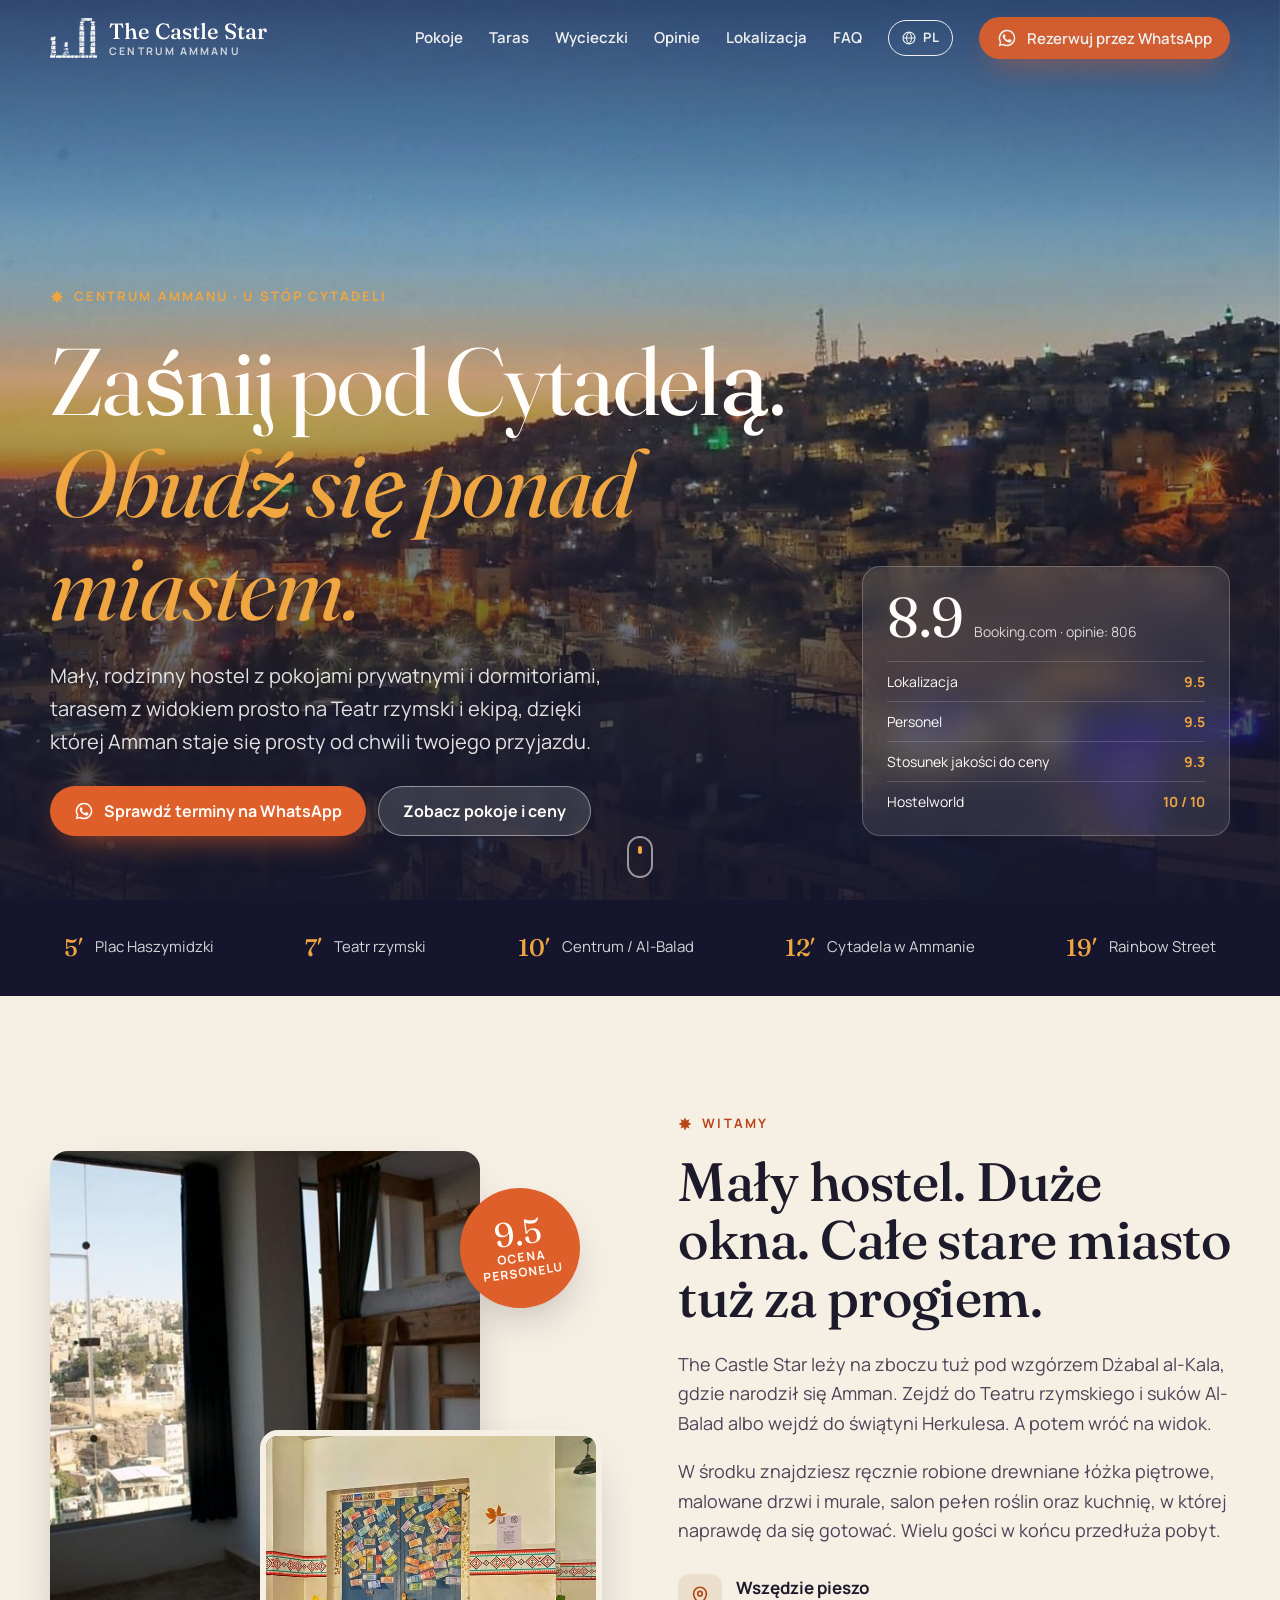
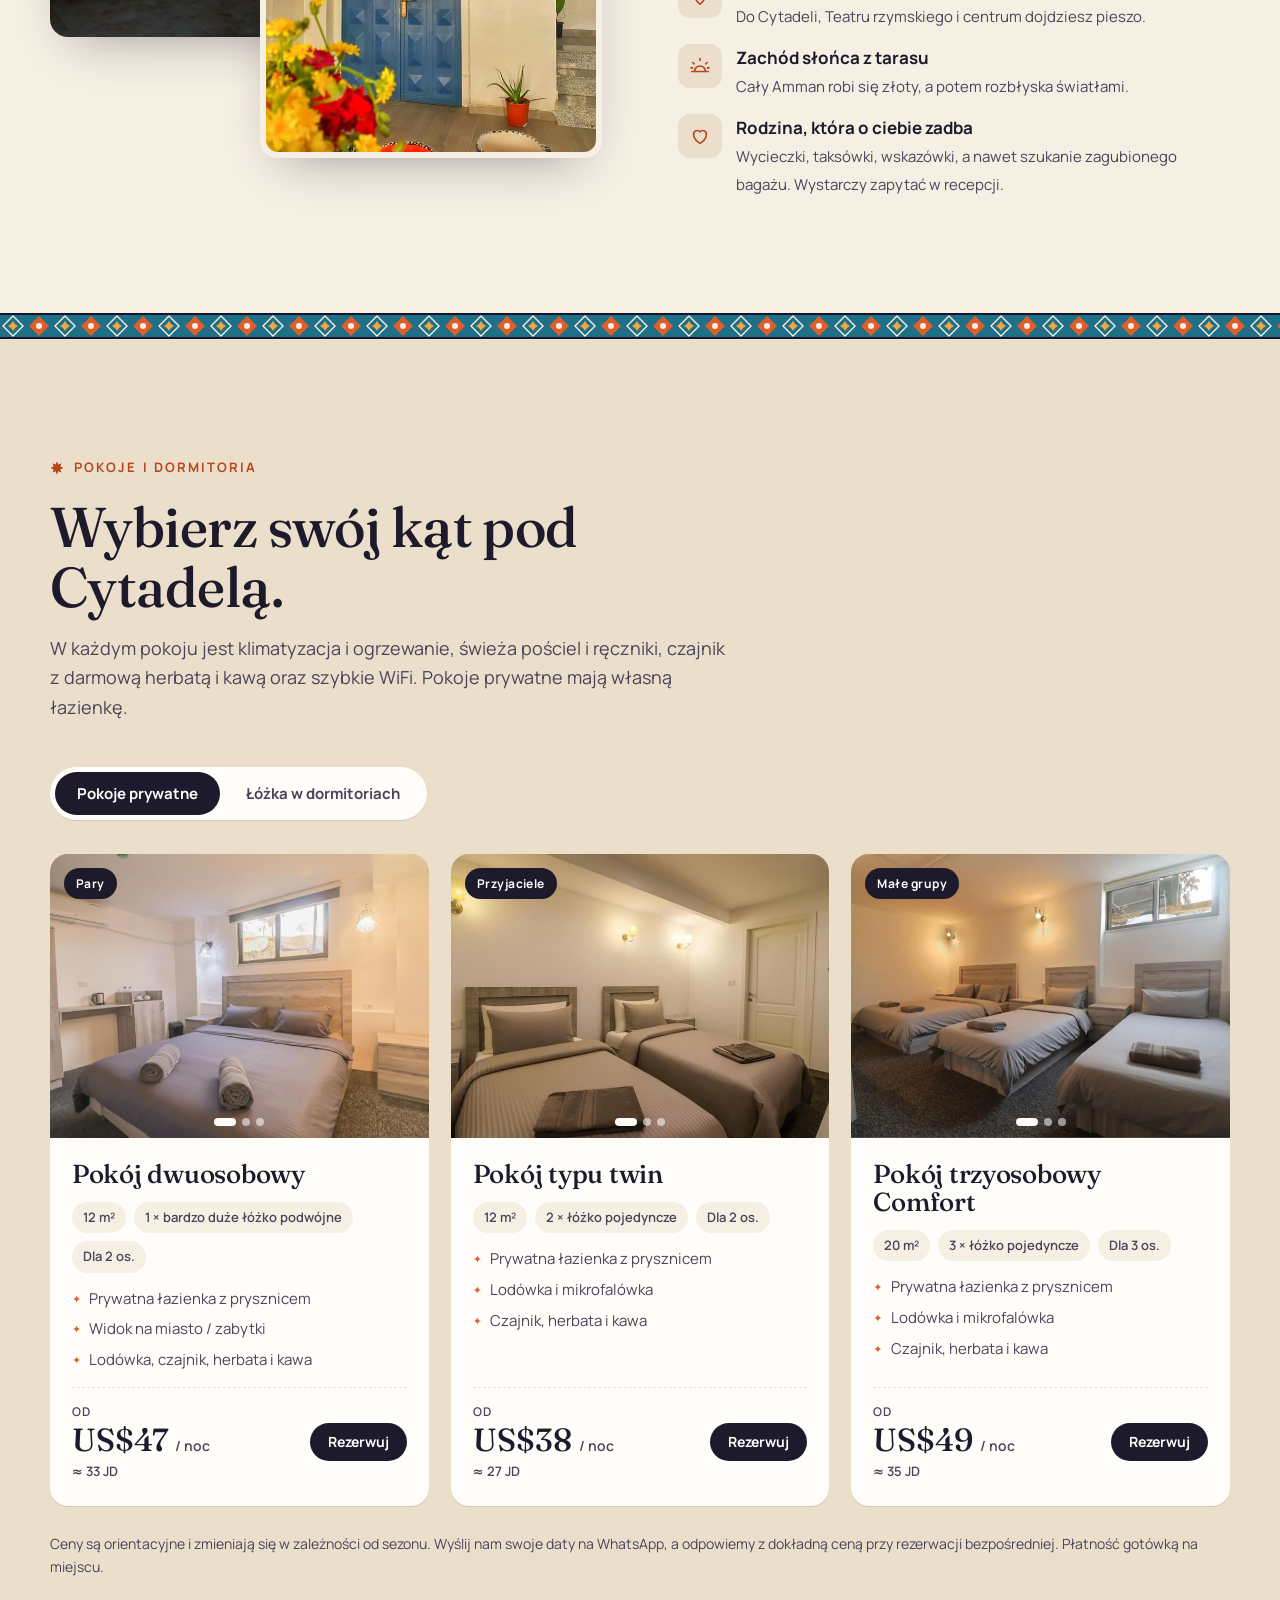
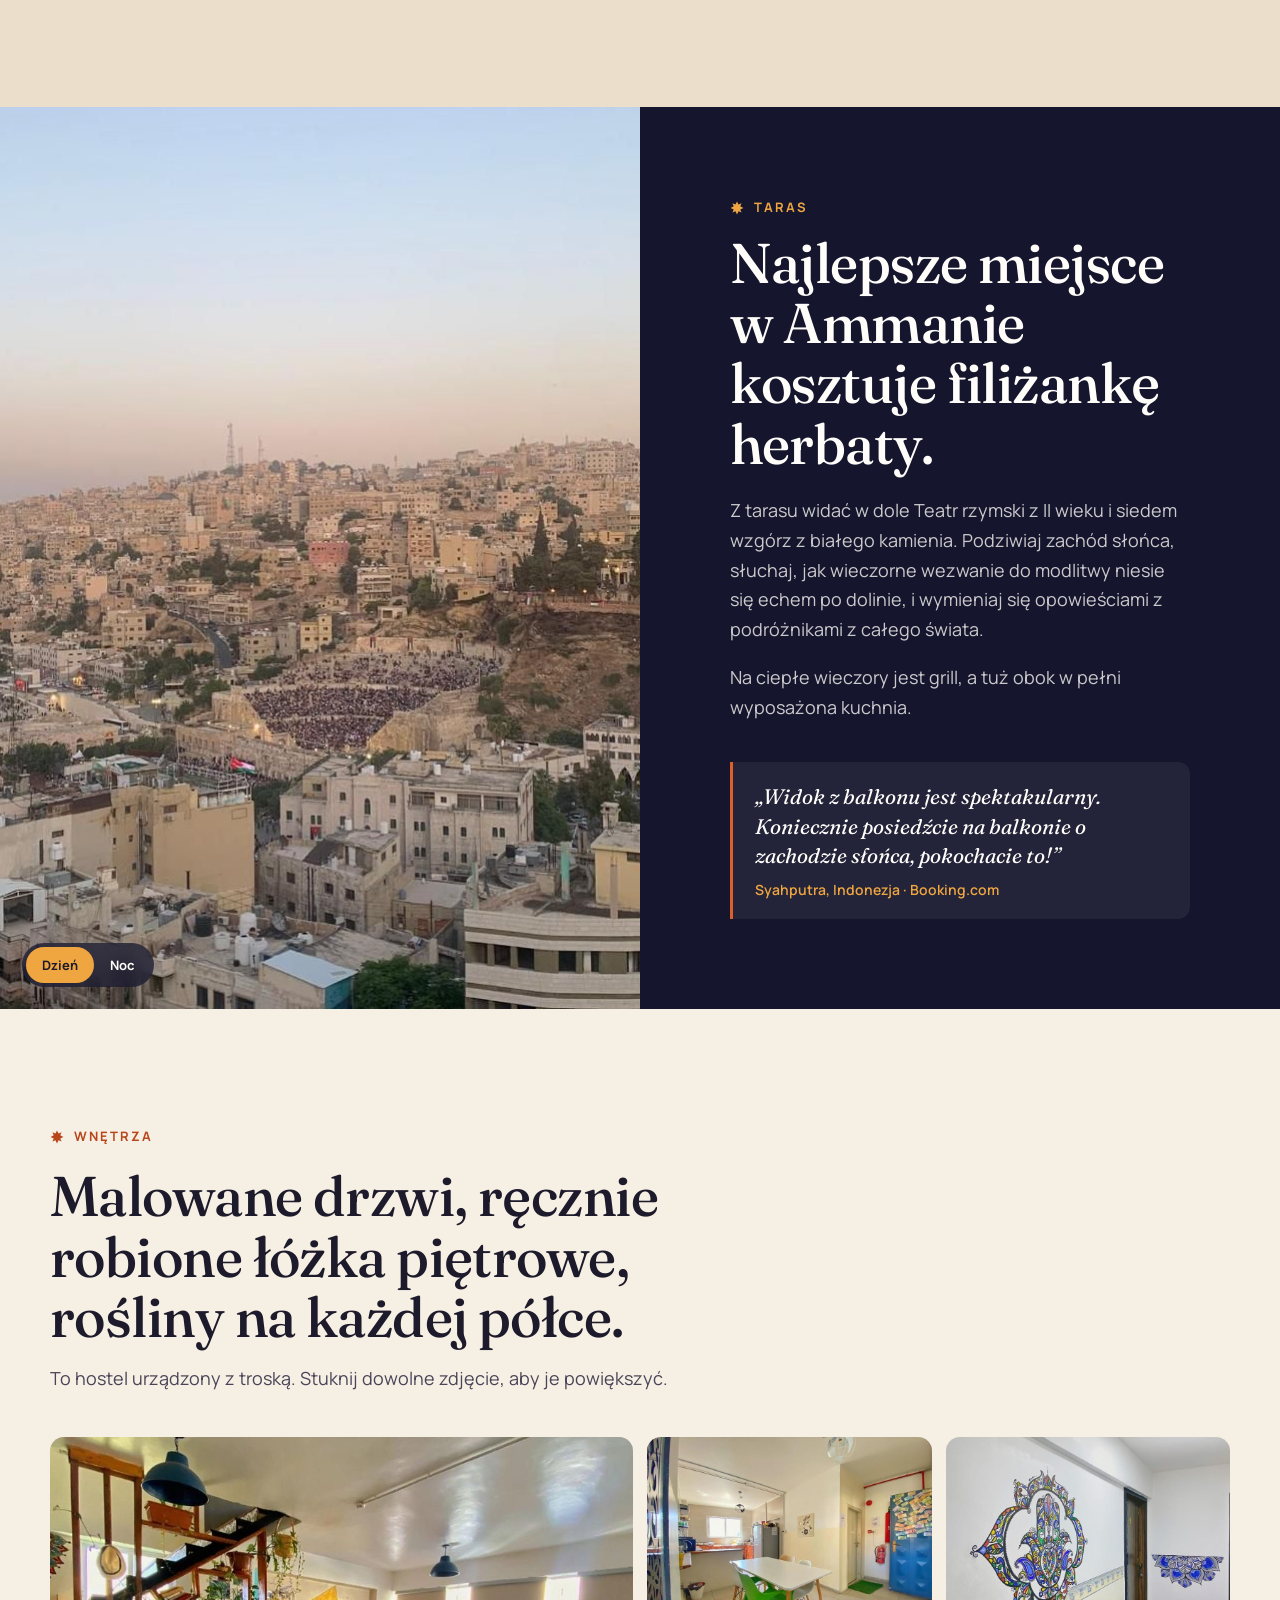
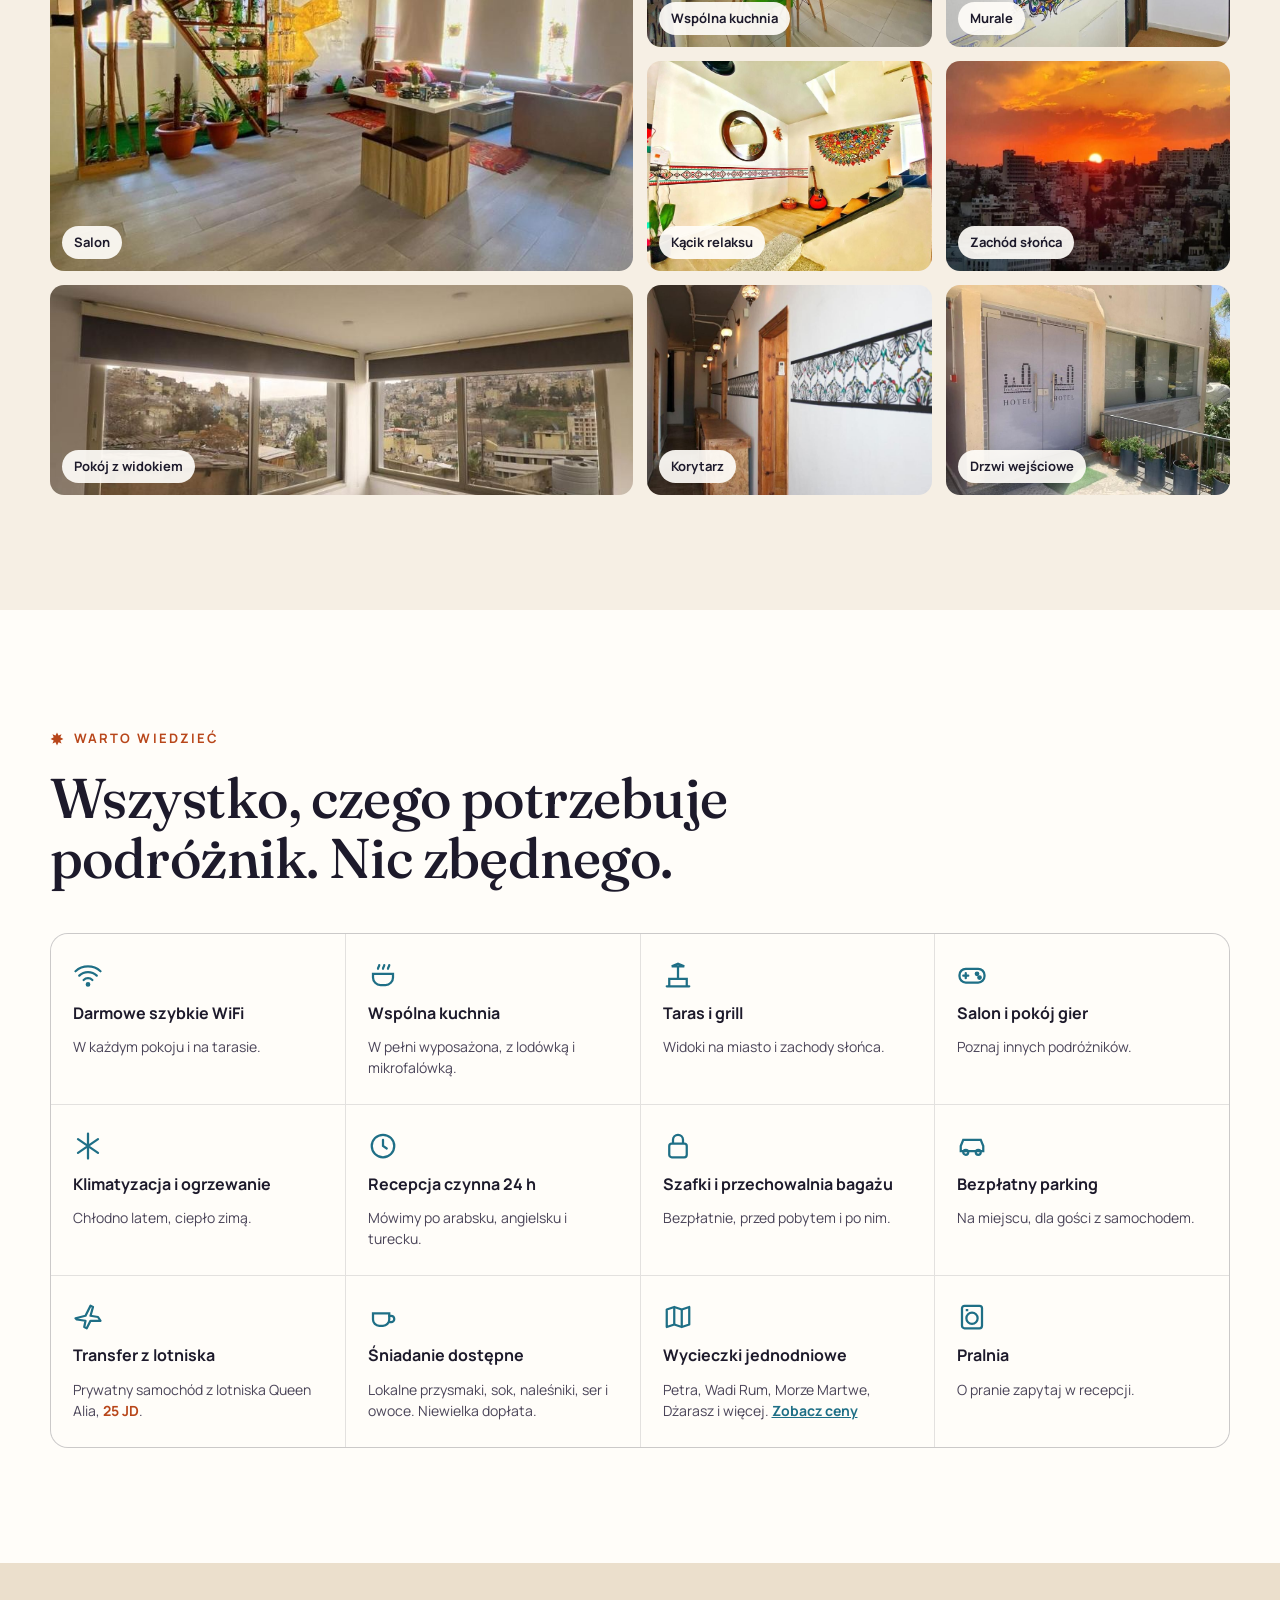
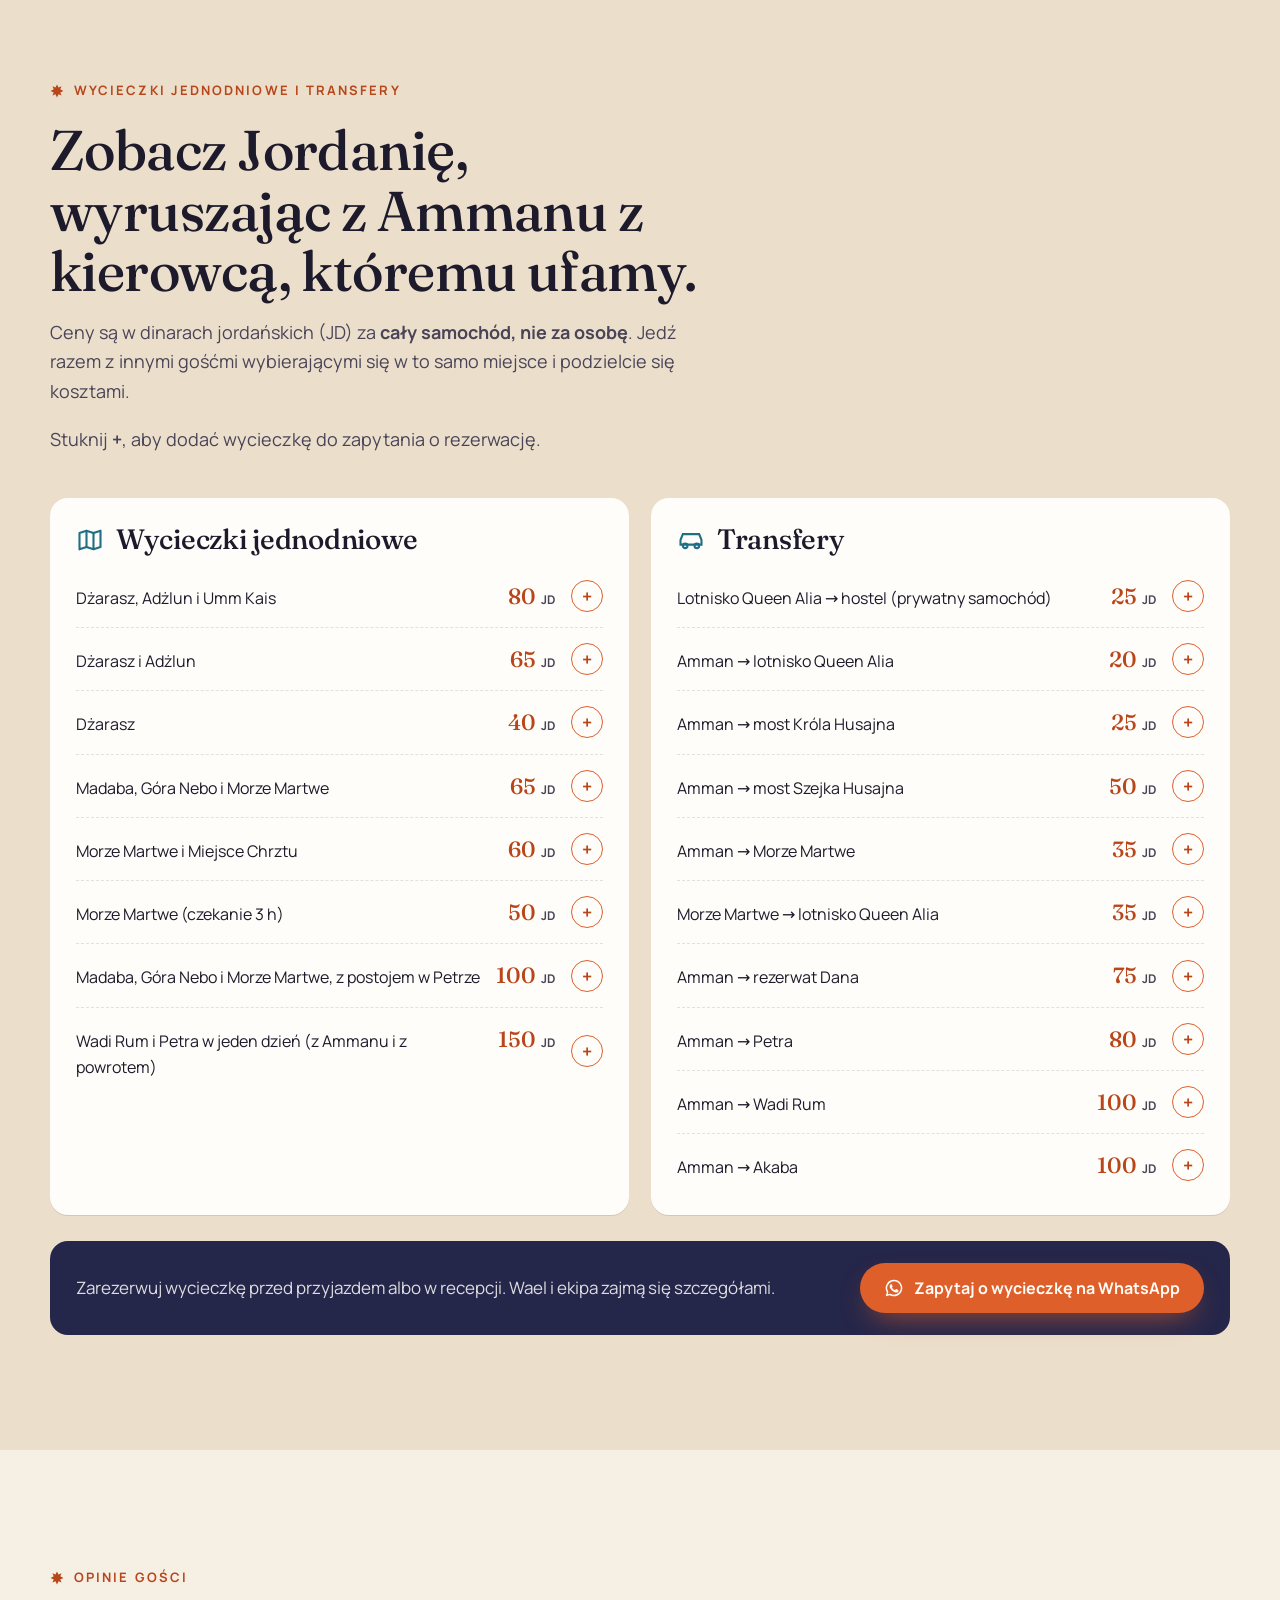
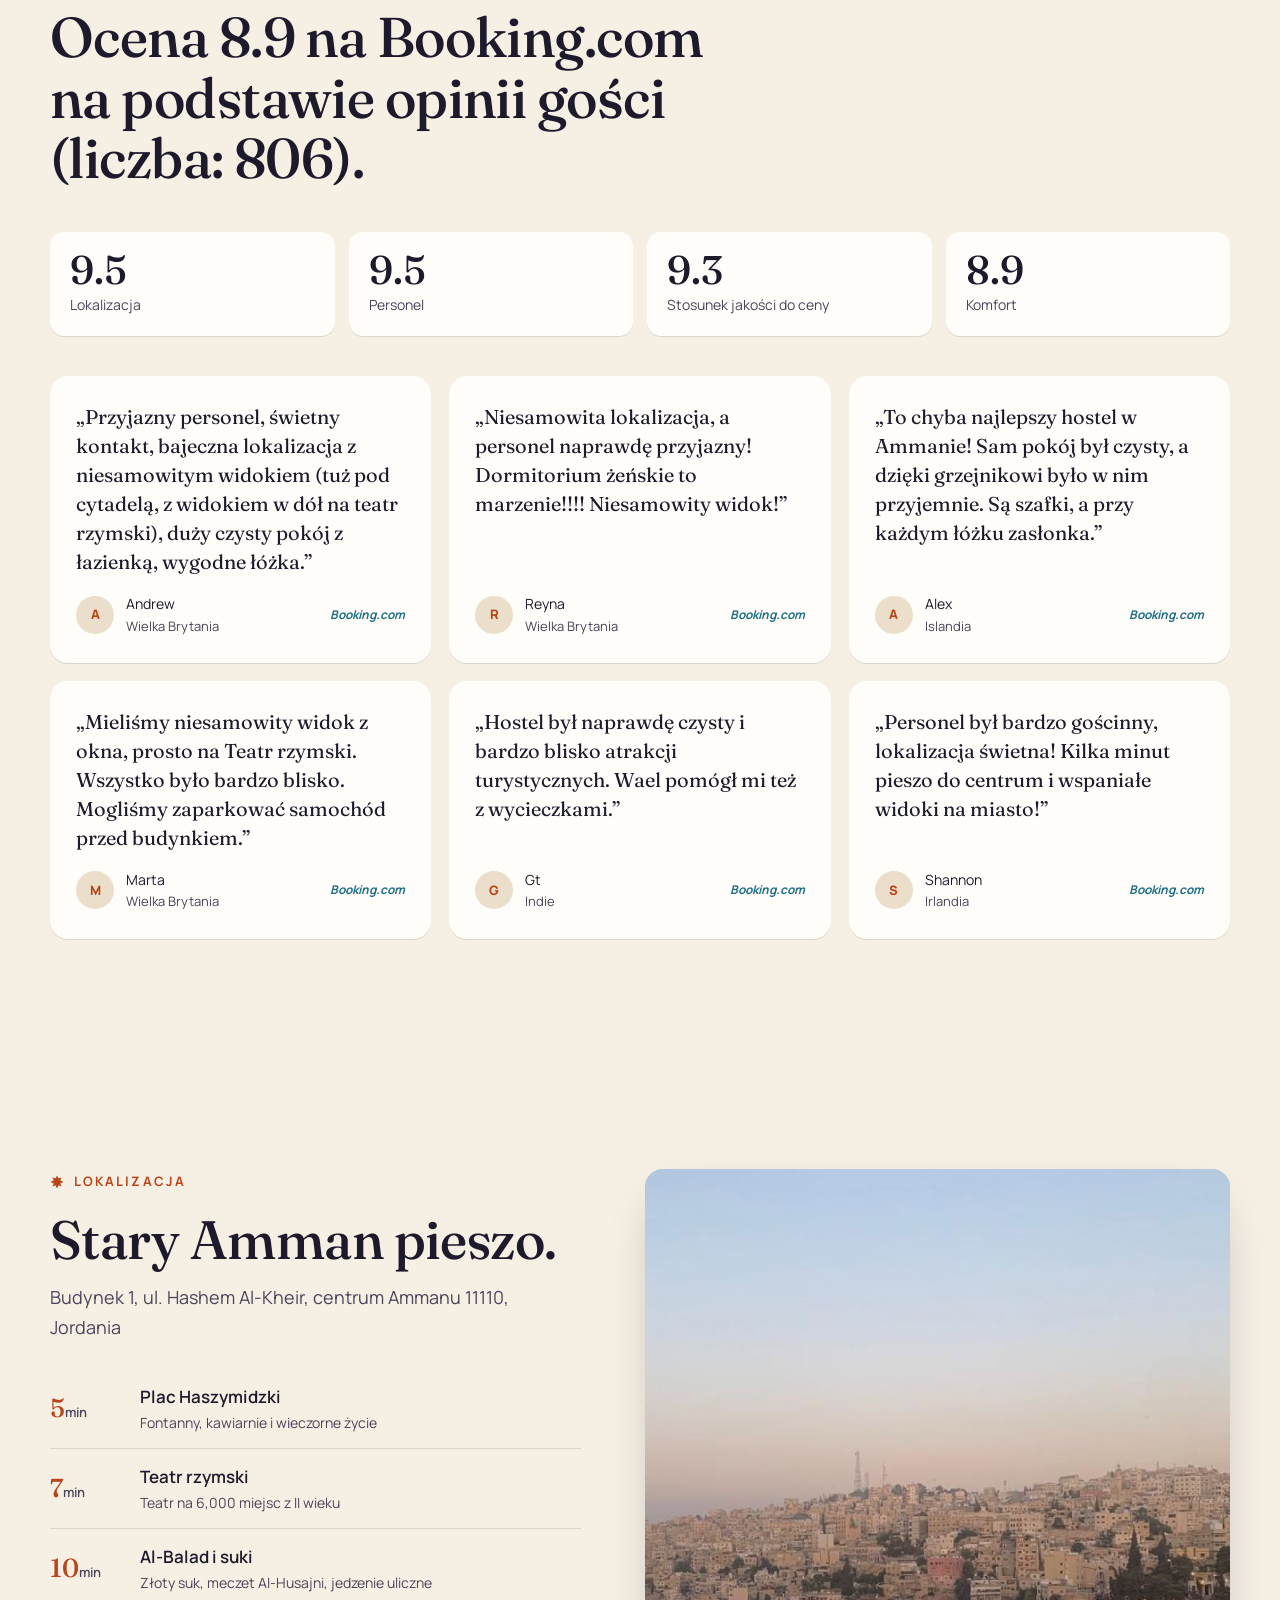
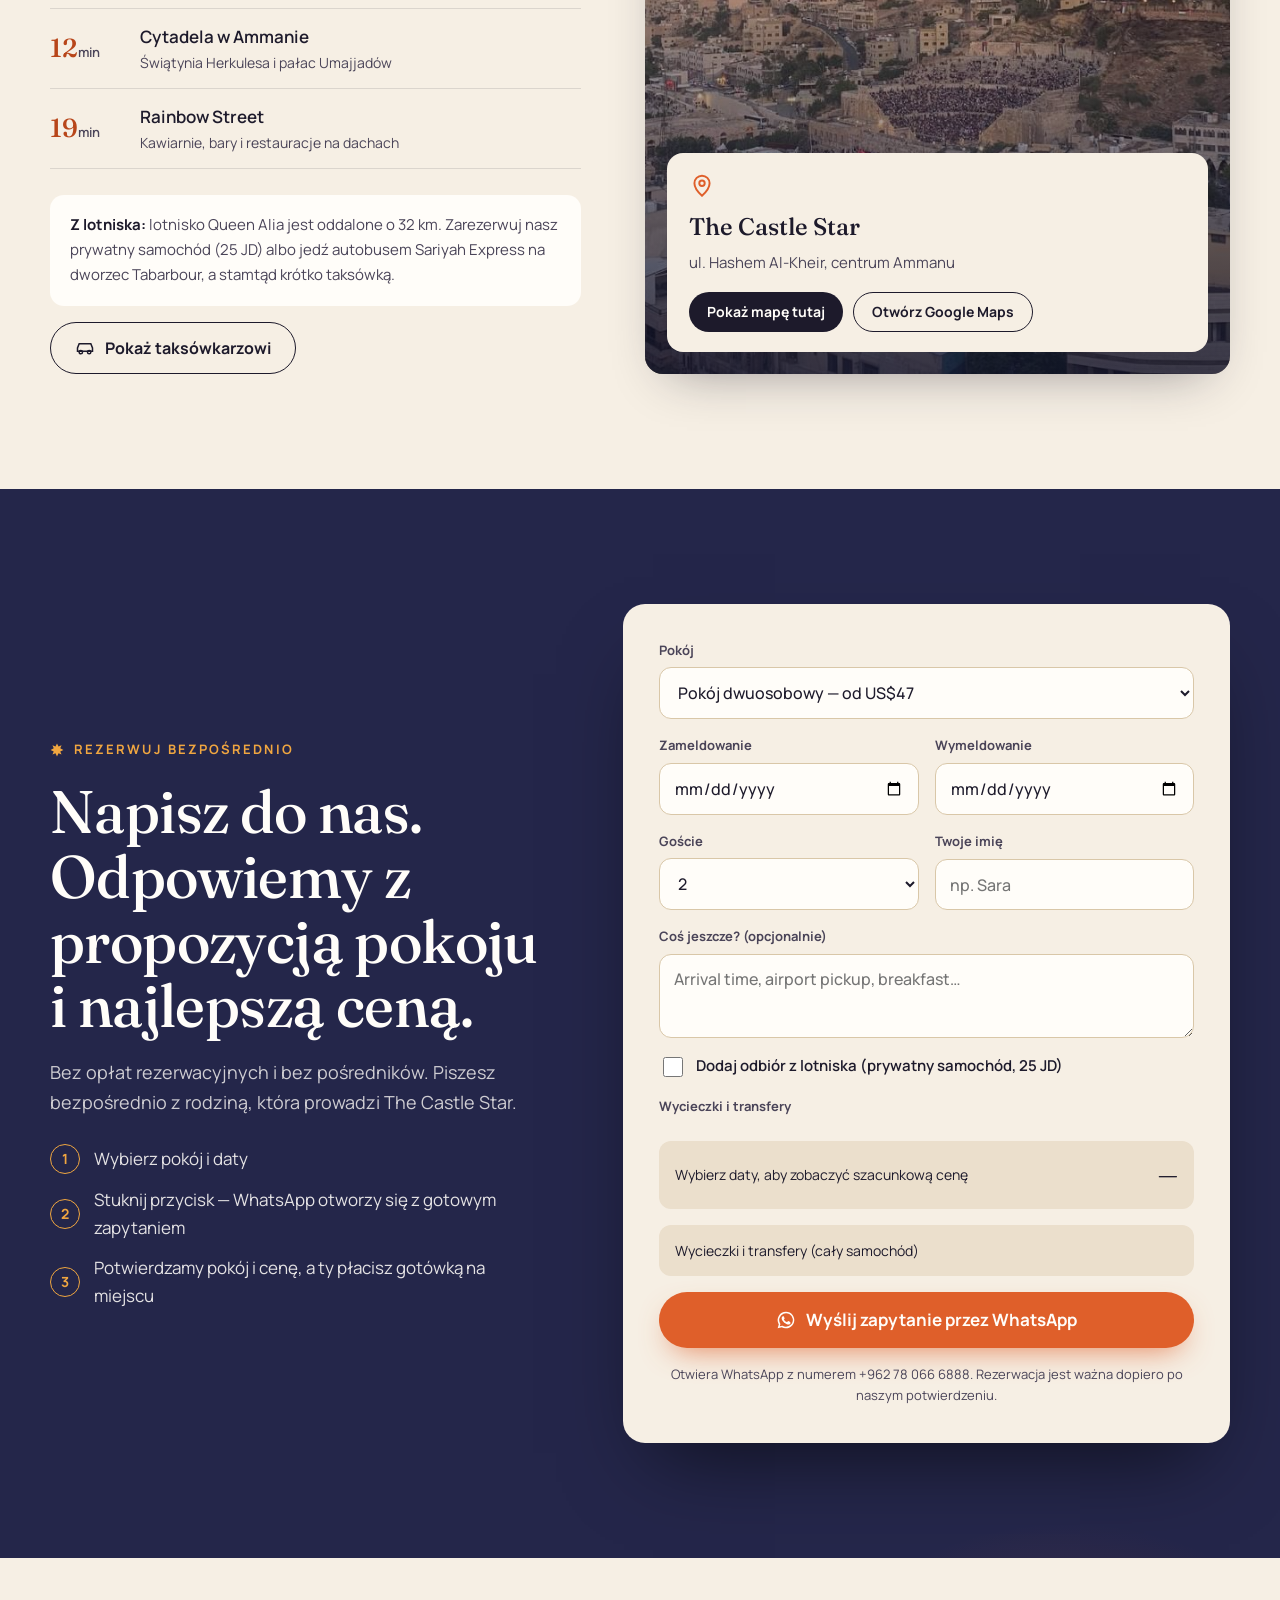
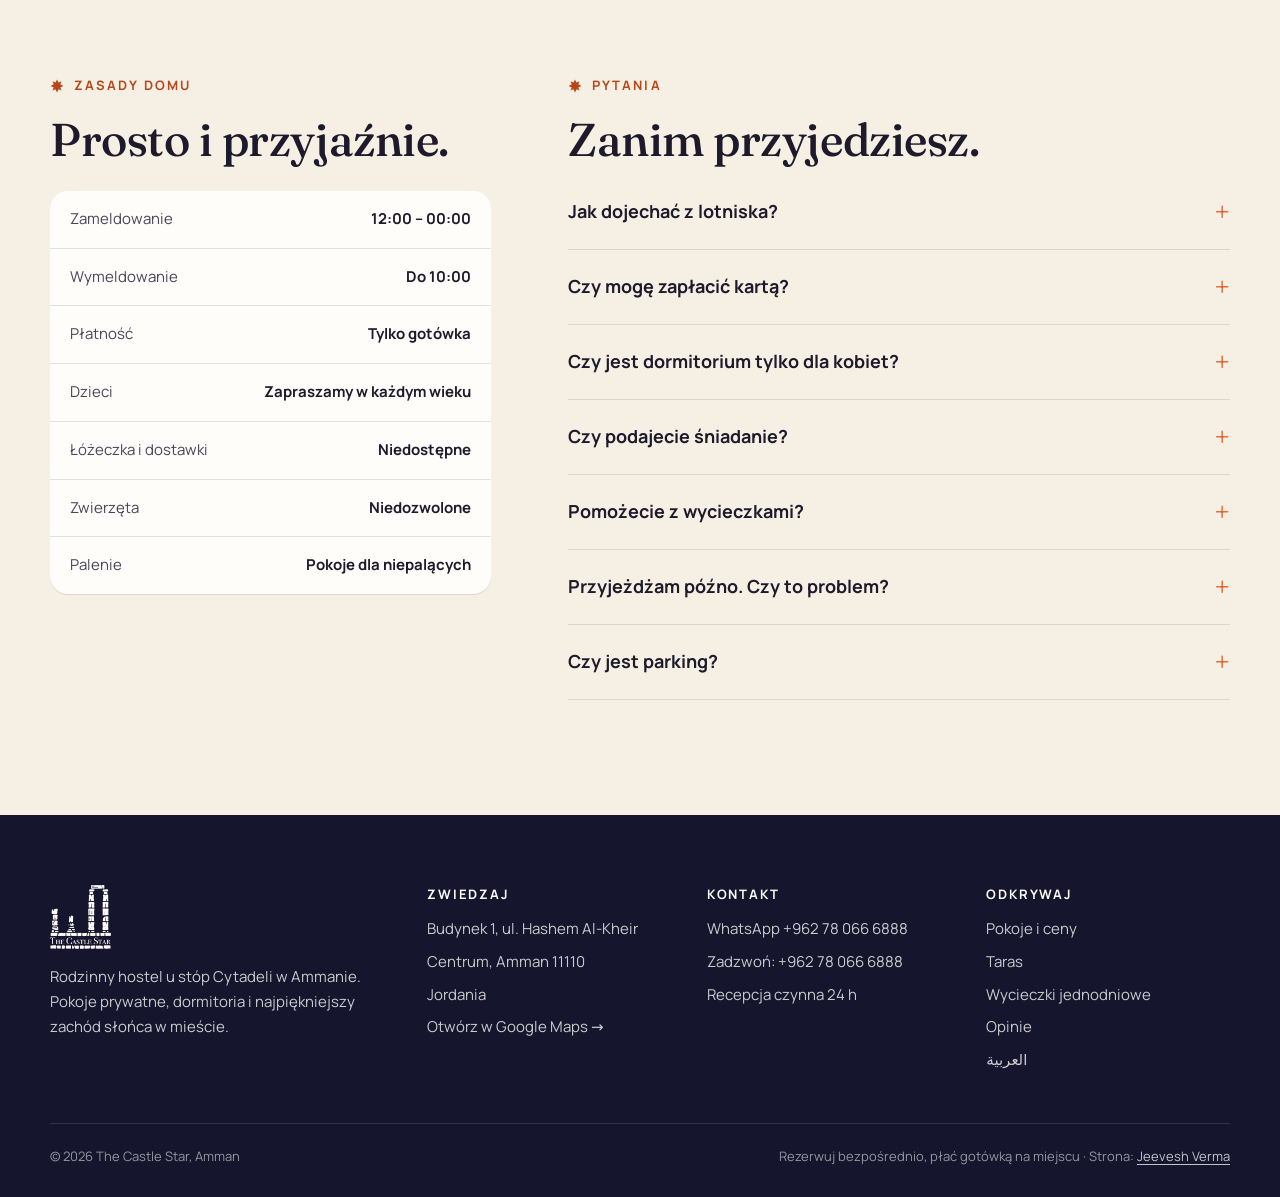
<file: pl/index.html>
<!doctype html>
<html lang="pl" dir="ltr">
<head>
<meta charset="utf-8">
<meta name="viewport" content="width=device-width, initial-scale=1">
<meta http-equiv="Content-Security-Policy" content="default-src 'self'; script-src 'self'; style-src 'self' 'unsafe-inline'; img-src 'self' data:; font-src 'self'; connect-src 'self'; frame-src https://www.google.com; object-src 'none'; base-uri 'self'; form-action 'none'">
<meta name="referrer" content="strict-origin-when-cross-origin">
<title>The Castle Star — hostel u stóp Cytadeli, centrum Ammanu</title>
<meta name="description" content="Rodzinny hostel w centrum Ammanu, kilka kroków od Cytadeli i Teatru rzymskiego. Pokoje prywatne i dormitoria, zachody słońca z dachu, wspólna kuchnia. Rezerwuj bezpośrednio przez WhatsApp.">
<meta property="og:title" content="The Castle Star — centrum Ammanu">
<meta property="og:description" content="Pokoje prywatne i dormitoria u stóp Cytadeli. Widok z dachu na Teatr rzymski. Rezerwuj bezpośrednio przez WhatsApp.">
<meta property="og:image" content="https://jeeveshverma.github.io/castlestaramman/assets/img/hero-dusk.jpg">
<meta property="og:url" content="https://jeeveshverma.github.io/castlestaramman/pl/">
<meta property="og:site_name" content="The Castle Star">
<meta property="og:locale" content="pl_PL">
<meta name="twitter:card" content="summary_large_image">
<link rel="alternate" hreflang="en" href="https://jeeveshverma.github.io/castlestaramman/">
<link rel="alternate" hreflang="ar" href="https://jeeveshverma.github.io/castlestaramman/ar/">
<link rel="alternate" hreflang="fr" href="https://jeeveshverma.github.io/castlestaramman/fr/">
<link rel="alternate" hreflang="de" href="https://jeeveshverma.github.io/castlestaramman/de/">
<link rel="alternate" hreflang="it" href="https://jeeveshverma.github.io/castlestaramman/it/">
<link rel="alternate" hreflang="es" href="https://jeeveshverma.github.io/castlestaramman/es/">
<link rel="alternate" hreflang="nl" href="https://jeeveshverma.github.io/castlestaramman/nl/">
<link rel="alternate" hreflang="pl" href="https://jeeveshverma.github.io/castlestaramman/pl/">
<link rel="alternate" hreflang="ru" href="https://jeeveshverma.github.io/castlestaramman/ru/">
<link rel="alternate" hreflang="zh-Hans" href="https://jeeveshverma.github.io/castlestaramman/zh/">
<link rel="alternate" hreflang="ja" href="https://jeeveshverma.github.io/castlestaramman/ja/">
<link rel="alternate" hreflang="ko" href="https://jeeveshverma.github.io/castlestaramman/ko/">
<link rel="alternate" hreflang="x-default" href="https://jeeveshverma.github.io/castlestaramman/">
<link rel="canonical" href="https://jeeveshverma.github.io/castlestaramman/pl/">
<meta property="og:type" content="website">
<meta name="theme-color" content="#15162e">
<link rel="icon" type="image/png" href="../favicon.png">
<link rel="apple-touch-icon" href="../apple-touch-icon.png">


<link rel="preload" as="image" href="../assets/img/hero-dusk-800.jpg" imagesrcset="../assets/img/hero-dusk-800.jpg 800w, ../assets/img/hero-dusk.jpg 1280w" imagesizes="100vw">
<link rel="preload" href="../assets/fonts/fraunces.woff2" as="font" type="font/woff2" crossorigin>
<link rel="stylesheet" href="../assets/css/fonts.css">
<link rel="stylesheet" href="../assets/css/style.css">
<script type="application/ld+json">{"@context": "https://schema.org", "@type": "Hostel", "name": "The Castle Star", "url": "https://jeeveshverma.github.io/castlestaramman/", "image": "https://jeeveshverma.github.io/castlestaramman/assets/img/hero-dusk.jpg", "logo": "https://jeeveshverma.github.io/castlestaramman/assets/img/logo-dark.png", "telephone": "+962 78 066 6888", "address": {"@type": "PostalAddress", "streetAddress": "Building 1, Hashem Al-Kheir St.", "addressLocality": "Amman", "postalCode": "11110", "addressCountry": "JO"}, "checkinTime": "12:00", "checkoutTime": "10:00", "priceRange": "US$16–49", "currenciesAccepted": "JOD, USD", "paymentAccepted": "Cash", "availableLanguage": ["Arabic", "English", "Turkish"], "petsAllowed": false, "aggregateRating": {"@type": "AggregateRating", "ratingValue": "8.9", "bestRating": "10", "reviewCount": "806"}, "amenityFeature": [{"@type": "LocationFeatureSpecification", "name": "Free WiFi", "value": true}, {"@type": "LocationFeatureSpecification", "name": "Bezpłatny parking", "value": true}, {"@type": "LocationFeatureSpecification", "name": "Wspólna kuchnia", "value": true}, {"@type": "LocationFeatureSpecification", "name": "Taras", "value": true}]}</script>
</head>
<body data-t-photo="Zdjęcie">
<a class="skip" href="#main">Przejdź do treści</a>

<svg width="0" height="0" style="position:absolute" aria-hidden="true">
  <symbol id="i-star" viewBox="0 0 24 24"><path fill="currentColor" d="M12 1l2.6 5.2 5.2-2.2-2.2 5.2L23 12l-5.4 2.6 2.2 5.2-5.2-2.2L12 23l-2.6-5.4-5.2 2.2 2.2-5.2L1 12l5.4-2.8-2.2-5.2 5.2 2.2z"/></symbol>
  <symbol id="i-wa" viewBox="0 0 24 24"><path fill="currentColor" d="M12 2a10 10 0 0 0-8.6 15.1L2 22l5-1.3A10 10 0 1 0 12 2zm0 18.2a8.2 8.2 0 0 1-4.2-1.2l-.3-.2-3 .8.8-2.9-.2-.3A8.2 8.2 0 1 1 12 20.2zm4.5-6.1c-.2-.1-1.5-.7-1.7-.8s-.4-.1-.6.1-.7.8-.8 1-.3.2-.5.1a6.7 6.7 0 0 1-3.3-2.9c-.3-.4.2-.4.7-1.4.1-.2 0-.3 0-.4l-.8-1.8c-.2-.5-.4-.4-.6-.4h-.5a1 1 0 0 0-.7.3 3 3 0 0 0-.9 2.2 5.2 5.2 0 0 0 1.1 2.7 11.8 11.8 0 0 0 4.5 4c1.7.7 2.3.8 3.1.6a2.7 2.7 0 0 0 1.8-1.2 2.2 2.2 0 0 0 .1-1.3c0-.1-.2-.2-.4-.3z"/></symbol>
  <symbol id="i-menu" viewBox="0 0 24 24"><path stroke="currentColor" stroke-width="2" stroke-linecap="round" d="M4 7h16M4 12h16M4 17h16"/></symbol>
  <symbol id="i-pin" viewBox="0 0 24 24"><path fill="none" stroke="currentColor" stroke-width="1.8" d="M12 21s7-6.2 7-11.5A7 7 0 0 0 5 9.5C5 14.8 12 21 12 21z"/><circle cx="12" cy="9.5" r="2.5" fill="none" stroke="currentColor" stroke-width="1.8"/></symbol>
  <symbol id="i-sun" viewBox="0 0 24 24"><g fill="none" stroke="currentColor" stroke-width="1.8" stroke-linecap="round"><path d="M3 18h18M6 18a6 6 0 0 1 12 0"/><path d="M12 6V4M5.6 9.6 4.2 8.2M18.4 9.6l1.4-1.4M2 14h2M20 14h2"/></g></symbol>
  <symbol id="i-heart" viewBox="0 0 24 24"><path fill="none" stroke="currentColor" stroke-width="1.8" d="M12 20s-7-4.4-7-10a4 4 0 0 1 7-2.6A4 4 0 0 1 19 10c0 5.6-7 10-7 10z"/></symbol>
  <symbol id="i-wifi" viewBox="0 0 24 24"><g fill="none" stroke="currentColor" stroke-width="1.8" stroke-linecap="round"><path d="M2 9a15 15 0 0 1 20 0M5 12.5a10 10 0 0 1 14 0M8.5 16a5 5 0 0 1 7 0"/><circle cx="12" cy="19.5" r="1" fill="currentColor"/></g></symbol>
  <symbol id="i-kitchen" viewBox="0 0 24 24"><g fill="none" stroke="currentColor" stroke-width="1.8" stroke-linecap="round"><path d="M4 11h16v3a6 6 0 0 1-6 6h-4a6 6 0 0 1-6-6z"/><path d="M8 7c0-1.5 1-1.5 1-3M12 7c0-1.5 1-1.5 1-3M16 7c0-1.5 1-1.5 1-3"/></g></symbol>
  <symbol id="i-terrace" viewBox="0 0 24 24"><g fill="none" stroke="currentColor" stroke-width="1.8" stroke-linecap="round"><path d="M3 21h18M5 21v-6h14v6M12 15V5M7 5h10l-5-2z"/></g></symbol>
  <symbol id="i-game" viewBox="0 0 24 24"><g fill="none" stroke="currentColor" stroke-width="1.8" stroke-linecap="round"><rect x="2" y="7" width="20" height="11" rx="5"/><path d="M7 10.5v4M5 12.5h4"/><circle cx="16" cy="11" r="1" fill="currentColor"/><circle cx="18" cy="14" r="1" fill="currentColor"/></g></symbol>
  <symbol id="i-snow" viewBox="0 0 24 24"><g fill="none" stroke="currentColor" stroke-width="1.8" stroke-linecap="round"><path d="M12 2v20M4 6.5l16 11M20 6.5l-16 11"/></g></symbol>
  <symbol id="i-desk" viewBox="0 0 24 24"><g fill="none" stroke="currentColor" stroke-width="1.8" stroke-linecap="round"><circle cx="12" cy="12" r="9"/><path d="M12 7v5l3 2"/></g></symbol>
  <symbol id="i-lock" viewBox="0 0 24 24"><g fill="none" stroke="currentColor" stroke-width="1.8"><rect x="5" y="10" width="14" height="11" rx="2"/><path d="M8 10V7a4 4 0 0 1 8 0v3"/></g></symbol>
  <symbol id="i-car" viewBox="0 0 24 24"><g fill="none" stroke="currentColor" stroke-width="1.8" stroke-linecap="round"><path d="M3 16v-4l2-5h14l2 5v4z"/><circle cx="7" cy="17" r="2"/><circle cx="17" cy="17" r="2"/></g></symbol>
  <symbol id="i-plane" viewBox="0 0 24 24"><path fill="none" stroke="currentColor" stroke-width="1.8" stroke-linejoin="round" d="M2 13l8-2 4-8 2 1-2 7 6 1 2 3-8 0-3 6-2-1 1-5-7-1z"/></symbol>
  <symbol id="i-map" viewBox="0 0 24 24"><g fill="none" stroke="currentColor" stroke-width="1.8" stroke-linejoin="round"><path d="M3 6l6-2 6 2 6-2v14l-6 2-6-2-6 2z"/><path d="M9 4v14M15 6v14"/></g></symbol>
  <symbol id="i-cup" viewBox="0 0 24 24"><g fill="none" stroke="currentColor" stroke-width="1.8" stroke-linecap="round"><path d="M4 9h13v5a5 5 0 0 1-5 5H9a5 5 0 0 1-5-5z"/><path d="M17 11h1.5a2.5 2.5 0 0 1 0 5H17"/></g></symbol>
  <symbol id="i-wash" viewBox="0 0 24 24"><g fill="none" stroke="currentColor" stroke-width="1.8"><rect x="4" y="3" width="16" height="18" rx="2"/><circle cx="12" cy="13" r="4.5"/><path d="M7 6.5h2"/></g></symbol>
  <symbol id="i-bike" viewBox="0 0 24 24"><g fill="none" stroke="currentColor" stroke-width="1.8" stroke-linecap="round"><circle cx="5.5" cy="16" r="3.5"/><circle cx="18.5" cy="16" r="3.5"/><path d="M5.5 16 9 9h6l3.5 7M9 9l3 7h-2M14 6h2"/></g></symbol>
  <symbol id="i-coin" viewBox="0 0 24 24"><g fill="none" stroke="currentColor" stroke-width="1.8"><circle cx="12" cy="12" r="9"/><path d="M15 9.5c-.5-1-1.6-1.5-3-1.5-1.7 0-3 .8-3 2s1.3 1.7 3 2 3 .8 3 2-1.3 2-3 2c-1.4 0-2.5-.5-3-1.5M12 6v12" stroke-linecap="round"/></g></symbol>
</svg>

<header class="site-header" id="top">
  <div class="wrap">
    <a class="brand" href="#top" aria-label="The Castle Star — strona główna">
      <img class="logo-light" src="../assets/img/mark-light.png" alt="" width="47" height="40">
      <img class="logo-dark" src="../assets/img/mark-dark.png" alt="" width="47" height="40">
      <span class="wordmark">The Castle Star<small>Centrum Ammanu</small></span>
    </a>
    <nav class="nav" id="nav" aria-label="Menu główne">
      <a href="#rooms">Pokoje</a>
      <a href="#rooftop">Taras</a>
      <a href="#trips">Wycieczki</a>
      <a href="#reviews">Opinie</a>
      <a href="#location">Lokalizacja</a>
      <a href="#faq">FAQ</a>
      <!--langs--><details class="langs" translate="no"><summary aria-label="Language: Polski"><svg viewBox="0 0 24 24" aria-hidden="true"><path fill="none" stroke="currentColor" stroke-width="1.6" d="M12 3a9 9 0 1 0 0 18 9 9 0 0 0 0-18zm-9 9h18M12 3c2.5 2.6 3.8 5.6 3.8 9s-1.3 6.4-3.8 9c-2.5-2.6-3.8-5.6-3.8-9S9.5 5.6 12 3z"/></svg>PL</summary><ul><li><a href="../" hreflang="en" lang="en">English</a></li><li><a href="../ar/" hreflang="ar" lang="ar">العربية</a></li><li><a href="../fr/" hreflang="fr" lang="fr">Français</a></li><li><a href="../de/" hreflang="de" lang="de">Deutsch</a></li><li><a href="../it/" hreflang="it" lang="it">Italiano</a></li><li><a href="../es/" hreflang="es" lang="es">Español</a></li><li><a href="../nl/" hreflang="nl" lang="nl">Nederlands</a></li><li><a href="../pl/" hreflang="pl" lang="pl" aria-current="true">Polski</a></li><li><a href="../ru/" hreflang="ru" lang="ru">Русский</a></li><li><a href="../zh/" hreflang="zh-Hans" lang="zh-Hans">简体中文</a></li><li><a href="../ja/" hreflang="ja" lang="ja">日本語</a></li><li><a href="../ko/" hreflang="ko" lang="ko">한국어</a></li></ul></details><!--/langs-->
      <a class="btn btn-wa" href="#book"><svg><use href="#i-wa"/></svg>Rezerwuj przez WhatsApp</a>
    </nav>
    <button class="menu-toggle" aria-label="Otwórz menu" aria-expanded="false" aria-controls="nav"><svg><use href="#i-menu"/></svg></button>
  </div>
</header>

<main id="main">
<!-- ============ HERO ============ -->
<section class="hero">
  <div class="hero-media"><img src="../assets/img/hero-dusk.jpg" alt="Amman o zmierzchu widziany z The Castle Star, w dole podświetlony Teatr rzymski" fetchpriority="high" width="1280" height="852" srcset="../assets/img/hero-dusk-800.jpg 800w, ../assets/img/hero-dusk.jpg 1280w" sizes="100vw"></div>
  <div class="wrap hero-inner">
    <div>
      <span class="eyebrow"><svg><use href="#i-star"/></svg>Centrum Ammanu · u stóp Cytadeli</span>
      <h1>Zaśnij pod Cytadelą. <em>Obudź się ponad miastem.</em></h1>
      <p class="hero-lead">Mały, rodzinny hostel z pokojami prywatnymi i dormitoriami, tarasem z widokiem prosto na Teatr rzymski i ekipą, dzięki której Amman staje się prosty od chwili twojego przyjazdu.</p>
      <div class="hero-ctas">
        <a class="btn btn-wa" href="#book"><svg><use href="#i-wa"/></svg>Sprawdź terminy na WhatsApp</a>
        <a class="btn btn-ghost" href="#rooms">Zobacz pokoje i ceny</a>
      </div>
    </div>
    <aside class="hero-card" aria-label="Oceny gości">
      <div class="score"><b>8.9</b><span>Booking.com · opinie: 806</span></div>
      <ul>
        <li>Lokalizacja <b>9.5</b></li>
        <li>Personel <b>9.5</b></li>
        <li>Stosunek jakości do ceny <b>9.3</b></li>
        <li>Hostelworld <b>10 / 10</b></li>
      </ul>
    </aside>
  </div>
  <a class="hero-cue" href="#rooms" aria-label="Przewiń w dół"></a>
</section>

<!-- ============ DISTANCE RIBBON ============ -->
<div class="ribbon" aria-label="Odległości pieszo">
  <div class="wrap">
    <ul>
      <li><b>5′</b><span>Plac Haszymidzki</span></li>
      <li><b>7′</b><span>Teatr rzymski</span></li>
      <li><b>10′</b><span>Centrum / Al-Balad</span></li>
      <li><b>12′</b><span>Cytadela w Ammanie</span></li>
      <li><b>19′</b><span>Rainbow Street</span></li>
    </ul>
  </div>
</div>

<!-- ============ STORY ============ -->
<section class="section">
  <div class="wrap story">
    <div class="story-photos reveal">
      <figure class="p1"><img src="../assets/img/dorm-window.jpg" alt="Dormitorium z dużym oknem z widokiem na Amman" loading="lazy" width="1280" height="852" srcset="../assets/img/dorm-window-800.jpg 800w, ../assets/img/dorm-window.jpg 1280w" sizes="(max-width: 640px) 100vw, (max-width: 1080px) 50vw, 33vw"></figure>
      <figure class="p2"><img src="../assets/img/blue-door.jpg" alt="Ręcznie malowane niebieskie drzwi w The Castle Star" loading="lazy" width="1173" height="900" srcset="../assets/img/blue-door-800.jpg 800w, ../assets/img/blue-door.jpg 1173w" sizes="(max-width: 640px) 100vw, (max-width: 1080px) 50vw, 33vw"></figure>
      <div class="stamp"><span><b>9.5</b>ocena personelu</span></div>
    </div>
    <div class="story-text reveal">
      <span class="eyebrow"><svg><use href="#i-star"/></svg>Witamy</span>
      <h2>Mały hostel. Duże okna. Całe stare miasto tuż za progiem.</h2>
      <p>The Castle Star leży na zboczu tuż pod wzgórzem Dżabal al-Kala, gdzie narodził się Amman. Zejdź do Teatru rzymskiego i suków Al-Balad albo wejdź do świątyni Herkulesa. A potem wróć na widok.</p>
      <p>W środku znajdziesz ręcznie robione drewniane łóżka piętrowe, malowane drzwi i murale, salon pełen roślin oraz kuchnię, w której naprawdę da się gotować. Wielu gości w końcu przedłuża pobyt.</p>
      <ul class="story-points">
        <li><span class="ico"><svg><use href="#i-pin"/></svg></span><div><b>Wszędzie pieszo</b><span>Do Cytadeli, Teatru rzymskiego i centrum dojdziesz pieszo.</span></div></li>
        <li><span class="ico"><svg><use href="#i-sun"/></svg></span><div><b>Zachód słońca z tarasu</b><span>Cały Amman robi się złoty, a potem rozbłyska światłami.</span></div></li>
        <li><span class="ico"><svg><use href="#i-heart"/></svg></span><div><b>Rodzina, która o ciebie zadba</b><span>Wycieczki, taksówki, wskazówki, a nawet szukanie zagubionego bagażu. Wystarczy zapytać w recepcji.</span></div></li>
      </ul>
    </div>
  </div>
</section>

<div class="tileband" aria-hidden="true"></div>

<!-- ============ ROOMS ============ -->
<section class="section rooms" id="rooms">
  <div class="wrap">
    <div class="section-head reveal">
      <span class="eyebrow"><svg><use href="#i-star"/></svg>Pokoje i dormitoria</span>
      <h2>Wybierz swój kąt pod Cytadelą.</h2>
      <p>W każdym pokoju jest klimatyzacja i ogrzewanie, świeża pościel i ręczniki, czajnik z darmową herbatą i kawą oraz szybkie WiFi. Pokoje prywatne mają własną łazienkę.</p>
    </div>

    <div class="room-tabs" role="tablist" aria-label="Typ pokoju">
      <button role="tab" aria-selected="true" aria-controls="tab-private" id="t-private">Pokoje prywatne</button>
      <button role="tab" aria-selected="false" aria-controls="tab-dorms" id="t-dorms">Łóżka w dormitoriach</button>
    </div>

    <div class="room-grid" id="tab-private" role="tabpanel" aria-labelledby="t-private">
      <article class="room reveal" data-room="Double Room">
        <div class="room-gallery">
          <img class="on" src="../assets/img/double-1.jpg" alt="Pokój dwuosobowy z dużym łóżkiem i oknem na miasto" loading="lazy" width="1248" height="832" srcset="../assets/img/double-1-800.jpg 800w, ../assets/img/double-1.jpg 1248w" sizes="(max-width: 640px) 100vw, (max-width: 1080px) 50vw, 33vw">
          <img src="../assets/img/double-2.jpg" alt="Pokój dwuosobowy z prysznicem typu walk-in" loading="lazy" width="1280" height="853" srcset="../assets/img/double-2-800.jpg 800w, ../assets/img/double-2.jpg 1280w" sizes="(max-width: 640px) 100vw, (max-width: 1080px) 50vw, 33vw">
          <img src="../assets/img/double-3.jpg" alt="Pokój dwuosobowy z prywatną łazienką" loading="lazy" width="1200" height="900" srcset="../assets/img/double-3-800.jpg 800w, ../assets/img/double-3.jpg 1200w" sizes="(max-width: 640px) 100vw, (max-width: 1080px) 50vw, 33vw">
          <span class="tag">Pary</span>
        </div>
        <div class="room-body">
          <h3>Pokój dwuosobowy</h3>
          <div class="room-meta"><span>12 m²</span><span>1 × bardzo duże łóżko podwójne</span><span>Dla 2 os.</span></div>
          <ul><li>Prywatna łazienka z prysznicem</li><li>Widok na miasto / zabytki</li><li>Lodówka, czajnik, herbata i kawa</li></ul>
          <div class="room-foot">
            <div class="price"><small>Od</small><b>US$47 <sub>/ noc</sub></b><em class="jd">≈ 33 JD</em></div>
            <a class="btn btn-dark" href="#book" data-pick="Double Room">Rezerwuj</a>
          </div>
        </div>
      </article>

      <article class="room reveal" data-room="Twin Room">
        <div class="room-gallery">
          <img class="on" src="../assets/img/twin-1.jpg" alt="Pokój typu twin z dwoma pojedynczymi łóżkami" loading="lazy" width="1280" height="853" srcset="../assets/img/twin-1-800.jpg 800w, ../assets/img/twin-1.jpg 1280w" sizes="(max-width: 640px) 100vw, (max-width: 1080px) 50vw, 33vw">
          <img src="../assets/img/twin-2.jpg" alt="Wnętrze pokoju typu twin" loading="lazy" width="1280" height="853" srcset="../assets/img/twin-2-800.jpg 800w, ../assets/img/twin-2.jpg 1280w" sizes="(max-width: 640px) 100vw, (max-width: 1080px) 50vw, 33vw">
          <img src="../assets/img/twin-3.jpg" alt="Prywatna łazienka z przeszklonym prysznicem" loading="lazy" width="1280" height="853" srcset="../assets/img/twin-3-800.jpg 800w, ../assets/img/twin-3.jpg 1280w" sizes="(max-width: 640px) 100vw, (max-width: 1080px) 50vw, 33vw">
          <span class="tag">Przyjaciele</span>
        </div>
        <div class="room-body">
          <h3>Pokój typu twin</h3>
          <div class="room-meta"><span>12 m²</span><span>2 × łóżko pojedyncze</span><span>Dla 2 os.</span></div>
          <ul><li>Prywatna łazienka z prysznicem</li><li>Lodówka i mikrofalówka</li><li>Czajnik, herbata i kawa</li></ul>
          <div class="room-foot">
            <div class="price"><small>Od</small><b>US$38 <sub>/ noc</sub></b><em class="jd">≈ 27 JD</em></div>
            <a class="btn btn-dark" href="#book" data-pick="Twin Room">Rezerwuj</a>
          </div>
        </div>
      </article>

      <article class="room reveal" data-room="Comfort Triple Room">
        <div class="room-gallery">
          <img class="on" src="../assets/img/triple-1.jpg" alt="Pokój trzyosobowy Comfort z trzema pojedynczymi łóżkami" loading="lazy" width="1248" height="832" srcset="../assets/img/triple-1-800.jpg 800w, ../assets/img/triple-1.jpg 1248w" sizes="(max-width: 640px) 100vw, (max-width: 1080px) 50vw, 33vw">
          <img src="../assets/img/triple-2.jpg" alt="Pokój trzyosobowy z oknem" loading="lazy" width="1280" height="853" srcset="../assets/img/triple-2-800.jpg 800w, ../assets/img/triple-2.jpg 1280w" sizes="(max-width: 640px) 100vw, (max-width: 1080px) 50vw, 33vw">
          <img src="../assets/img/triple-3.jpg" alt="Łazienka w pokoju trzyosobowym" loading="lazy" width="1280" height="853" srcset="../assets/img/triple-3-800.jpg 800w, ../assets/img/triple-3.jpg 1280w" sizes="(max-width: 640px) 100vw, (max-width: 1080px) 50vw, 33vw">
          <span class="tag">Małe grupy</span>
        </div>
        <div class="room-body">
          <h3>Pokój trzyosobowy Comfort</h3>
          <div class="room-meta"><span>20 m²</span><span>3 × łóżko pojedyncze</span><span>Dla 3 os.</span></div>
          <ul><li>Prywatna łazienka z prysznicem</li><li>Lodówka i mikrofalówka</li><li>Czajnik, herbata i kawa</li></ul>
          <div class="room-foot">
            <div class="price"><small>Od</small><b>US$49 <sub>/ noc</sub></b><em class="jd">≈ 35 JD</em></div>
            <a class="btn btn-dark" href="#book" data-pick="Comfort Triple Room">Rezerwuj</a>
          </div>
        </div>
      </article>
    </div>

    <div class="room-grid two" id="tab-dorms" role="tabpanel" aria-labelledby="t-dorms" hidden>
      <article class="room" data-room="Bed in 6-Bed Female Dorm">
        <div class="room-gallery">
          <img class="on" src="../assets/img/female-1.jpg" alt="Dormitorium żeńskie z drewnianymi łóżkami piętrowymi i zasłonkami" loading="lazy" width="1280" height="852" srcset="../assets/img/female-1-800.jpg 800w, ../assets/img/female-1.jpg 1280w" sizes="(max-width: 640px) 100vw, (max-width: 1080px) 50vw, 33vw">
          <img src="../assets/img/female-2.jpg" alt="Łóżka piętrowe w dormitorium żeńskim" loading="lazy" width="1280" height="852" srcset="../assets/img/female-2-800.jpg 800w, ../assets/img/female-2.jpg 1280w" sizes="(max-width: 640px) 100vw, (max-width: 1080px) 50vw, 33vw">
          <img src="../assets/img/female-3.jpg" alt="Okno dormitorium z widokiem na Cytadelę" loading="lazy" width="1280" height="852" srcset="../assets/img/female-3-800.jpg 800w, ../assets/img/female-3.jpg 1280w" sizes="(max-width: 640px) 100vw, (max-width: 1080px) 50vw, 33vw">
          <span class="tag female">Tylko dla kobiet</span>
        </div>
        <div class="room-body">
          <h3>6-osobowe dormitorium żeńskie</h3>
          <div class="room-meta"><span>20 m²</span><span>Łóżko piętrowe</span><span>Cena za łóżko</span></div>
          <ul><li>Zasłonka przy każdym łóżku</li><li>Osobista szafka i schowek</li><li>Widoki na miasto i zabytki</li></ul>
          <div class="room-foot">
            <div class="price"><small>Od</small><b>US$16 <sub>/ łóżko</sub></b><em class="jd">≈ 11 JD</em></div>
            <a class="btn btn-dark" href="#book" data-pick="Bed in 6-Bed Female Dorm">Rezerwuj</a>
          </div>
        </div>
      </article>

      <article class="room" data-room="Bed in 8-Bed Mixed Dorm">
        <div class="room-gallery">
          <img class="on" src="../assets/img/mixed-1.jpg" alt="Dormitorium koedukacyjne z ręcznie robionymi drewnianymi łóżkami piętrowymi" loading="lazy" width="1280" height="852" srcset="../assets/img/mixed-1-800.jpg 800w, ../assets/img/mixed-1.jpg 1280w" sizes="(max-width: 640px) 100vw, (max-width: 1080px) 50vw, 33vw">
          <img src="../assets/img/mixed-2.jpg" alt="Łóżka piętrowe w dormitorium koedukacyjnym i drewniane drzwi" loading="lazy" width="1280" height="852" srcset="../assets/img/mixed-2-800.jpg 800w, ../assets/img/mixed-2.jpg 1280w" sizes="(max-width: 640px) 100vw, (max-width: 1080px) 50vw, 33vw">
          <img src="../assets/img/mixed-3.jpg" alt="Dormitorium koedukacyjne" loading="lazy" width="1024" height="682" srcset="../assets/img/mixed-3-800.jpg 800w, ../assets/img/mixed-3.jpg 1024w" sizes="(max-width: 640px) 100vw, (max-width: 1080px) 50vw, 33vw">
          <span class="tag">Backpackersi</span>
        </div>
        <div class="room-body">
          <h3>8-osobowe dormitorium koedukacyjne</h3>
          <div class="room-meta"><span>20 m²</span><span>Łóżko piętrowe</span><span>Cena za łóżko</span></div>
          <ul><li>Zasłonka przy każdym łóżku</li><li>Osobista szafka i schowek</li><li>Widoki na miasto i zabytki</li></ul>
          <div class="room-foot">
            <div class="price"><small>Od</small><b>US$16 <sub>/ łóżko</sub></b><em class="jd">≈ 11 JD</em></div>
            <a class="btn btn-dark" href="#book" data-pick="Bed in 8-Bed Mixed Dorm">Rezerwuj</a>
          </div>
        </div>
      </article>
    </div>

    <p class="rates-note">Ceny są orientacyjne i zmieniają się w zależności od sezonu. Wyślij nam swoje daty na WhatsApp, a odpowiemy z dokładną ceną przy rezerwacji bezpośredniej. Płatność gotówką na miejscu.</p>
  </div>
</section>

<!-- ============ ROOFTOP ============ -->
<section class="rooftop" id="rooftop">
  <div class="rooftop-grid">
    <div class="rooftop-media" id="viewbox">
      <img src="../assets/img/view-day.jpg" alt="Dzienny widok na Amman i Teatr rzymski" loading="lazy" width="675" height="900">
      <img class="alt" src="../assets/img/view-night.jpg" alt="Nocny widok na podświetlony Teatr rzymski" loading="lazy" width="506" height="900">
      <div class="toggle" role="group" aria-label="Widok">
        <button aria-pressed="true" data-view="day">Dzień</button>
        <button aria-pressed="false" data-view="night">Noc</button>
      </div>
    </div>
    <div class="rooftop-text reveal">
      <span class="eyebrow"><svg><use href="#i-star"/></svg>Taras</span>
      <h2>Najlepsze miejsce w Ammanie kosztuje filiżankę herbaty.</h2>
      <p>Z tarasu widać w dole Teatr rzymski z II wieku i siedem wzgórz z białego kamienia. Podziwiaj zachód słońca, słuchaj, jak wieczorne wezwanie do modlitwy niesie się echem po dolinie, i wymieniaj się opowieściami z podróżnikami z całego świata.</p>
      <p>Na ciepłe wieczory jest grill, a tuż obok w pełni wyposażona kuchnia.</p>
      <blockquote>„Widok z balkonu jest spektakularny. Koniecznie posiedźcie na balkonie o zachodzie słońca, pokochacie to!”<cite>Syahputra, Indonezja · Booking.com</cite></blockquote>
    </div>
  </div>
</section>

<!-- ============ INSIDE ============ -->
<section class="section" id="inside">
  <div class="wrap">
    <div class="section-head reveal">
      <span class="eyebrow"><svg><use href="#i-star"/></svg>Wnętrza</span>
      <h2>Malowane drzwi, ręcznie robione łóżka piętrowe, rośliny na każdej półce.</h2>
      <p>To hostel urządzony z troską. Stuknij dowolne zdjęcie, aby je powiększyć.</p>
    </div>
    <div class="mosaic">
      <figure class="w2 h2"><img src="../assets/img/lounge.jpg" alt="Salon z kanapami i półkami pełnymi roślin" loading="lazy" width="1200" height="900" srcset="../assets/img/lounge-800.jpg 800w, ../assets/img/lounge.jpg 1200w" sizes="(max-width: 900px) 100vw, 50vw"><figcaption>Salon</figcaption></figure>
      <figure><img src="../assets/img/kitchen.jpg" alt="Wspólna kuchnia i stół jadalny" loading="lazy" width="1200" height="900" srcset="../assets/img/kitchen-800.jpg 800w, ../assets/img/kitchen.jpg 1200w" sizes="(max-width: 640px) 100vw, (max-width: 1080px) 50vw, 33vw"><figcaption>Wspólna kuchnia</figcaption></figure>
      <figure><img src="../assets/img/mural.jpg" alt="Ręcznie malowany mural z hamsą" loading="lazy" width="1200" height="900" srcset="../assets/img/mural-800.jpg 800w, ../assets/img/mural.jpg 1200w" sizes="(max-width: 640px) 100vw, (max-width: 1080px) 50vw, 33vw"><figcaption>Murale</figcaption></figure>
      <figure><img src="../assets/img/lounge-corner.jpg" alt="Kącik w salonie z gitarą i lustrem" loading="lazy" width="1200" height="900" srcset="../assets/img/lounge-corner-800.jpg 800w, ../assets/img/lounge-corner.jpg 1200w" sizes="(max-width: 640px) 100vw, (max-width: 1080px) 50vw, 33vw"><figcaption>Kącik relaksu</figcaption></figure>
      <figure><img src="../assets/img/sunset.jpg" alt="Zachód słońca nad Ammanem" loading="lazy" width="720" height="720"><figcaption>Zachód słońca</figcaption></figure>
      <figure class="w2"><img src="../assets/img/corner-room.jpg" alt="Narożny pokój z panoramicznymi oknami na Amman" loading="lazy" width="1280" height="853" srcset="../assets/img/corner-room-800.jpg 800w, ../assets/img/corner-room.jpg 1280w" sizes="(max-width: 900px) 100vw, 50vw"><figcaption>Pokój z widokiem</figcaption></figure>
      <figure><img src="../assets/img/corridor.jpg" alt="Korytarz z malowanym fryzem" loading="lazy" width="1280" height="852" srcset="../assets/img/corridor-800.jpg 800w, ../assets/img/corridor.jpg 1280w" sizes="(max-width: 640px) 100vw, (max-width: 1080px) 50vw, 33vw"><figcaption>Korytarz</figcaption></figure>
      <figure><img src="../assets/img/entrance.jpg" alt="Wejście do The Castle Star" loading="lazy" width="1200" height="900" srcset="../assets/img/entrance-800.jpg 800w, ../assets/img/entrance.jpg 1200w" sizes="(max-width: 640px) 100vw, (max-width: 1080px) 50vw, 33vw"><figcaption>Drzwi wejściowe</figcaption></figure>
    </div>
  </div>
</section>

<!-- ============ FACILITIES ============ -->
<section class="section facilities">
  <div class="wrap">
    <div class="section-head reveal">
      <span class="eyebrow"><svg><use href="#i-star"/></svg>Warto wiedzieć</span>
      <h2>Wszystko, czego potrzebuje podróżnik. Nic zbędnego.</h2>
    </div>
    <div class="fac-grid">
      <div class="fac"><svg><use href="#i-wifi"/></svg><b>Darmowe szybkie WiFi</b><span>W każdym pokoju i na tarasie.</span></div>
      <div class="fac"><svg><use href="#i-kitchen"/></svg><b>Wspólna kuchnia</b><span>W pełni wyposażona, z lodówką i mikrofalówką.</span></div>
      <div class="fac"><svg><use href="#i-terrace"/></svg><b>Taras i grill</b><span>Widoki na miasto i zachody słońca.</span></div>
      <div class="fac"><svg><use href="#i-game"/></svg><b>Salon i pokój gier</b><span>Poznaj innych podróżników.</span></div>
      <div class="fac"><svg><use href="#i-snow"/></svg><b>Klimatyzacja i ogrzewanie</b><span>Chłodno latem, ciepło zimą.</span></div>
      <div class="fac"><svg><use href="#i-desk"/></svg><b>Recepcja czynna 24 h</b><span>Mówimy po arabsku, angielsku i turecku.</span></div>
      <div class="fac"><svg><use href="#i-lock"/></svg><b>Szafki i przechowalnia bagażu</b><span>Bezpłatnie, przed pobytem i po nim.</span></div>
      <div class="fac"><svg><use href="#i-car"/></svg><b>Bezpłatny parking</b><span>Na miejscu, dla gości z samochodem.</span></div>
      <div class="fac"><svg><use href="#i-plane"/></svg><b>Transfer z lotniska</b><span>Prywatny samochód z lotniska Queen Alia, <span class="fee">25 JD</span>.</span></div>
      <div class="fac"><svg><use href="#i-cup"/></svg><b>Śniadanie dostępne</b><span>Lokalne przysmaki, sok, naleśniki, ser i owoce. Niewielka dopłata.</span></div>
      <div class="fac"><svg><use href="#i-map"/></svg><b>Wycieczki jednodniowe</b><span>Petra, Wadi Rum, Morze Martwe, Dżarasz i więcej. <a href="#trips">Zobacz ceny</a></span></div>
      <div class="fac"><svg><use href="#i-wash"/></svg><b>Pralnia</b><span>O pranie zapytaj w recepcji.</span></div>
    </div>
  </div>
</section>


<!-- ============ TRIPS ============ -->
<section class="section trips" id="trips">
  <div class="wrap">
    <div class="section-head reveal">
      <span class="eyebrow"><svg><use href="#i-star"/></svg>Wycieczki jednodniowe i transfery</span>
      <h2>Zobacz Jordanię, wyruszając z Ammanu z kierowcą, któremu ufamy.</h2>
      <p>Ceny są w dinarach jordańskich (JD) za <b>cały samochód, nie za osobę</b>. Jedź razem z innymi gośćmi wybierającymi się w to samo miejsce i podzielcie się kosztami.</p>
      <p class="trips-hint">Stuknij <b>+</b>, aby dodać wycieczkę do zapytania o rezerwację.</p>
    </div>
    <div class="trips-grid">
      <div class="trip-card reveal">
        <h3><svg><use href="#i-map"/></svg>Wycieczki jednodniowe</h3>
        <ul class="price-list">
          <li><span>Dżarasz, Adżlun i Umm Kais</span><b>80 <small>JD</small></b><button type="button" class="add-trip" data-trip="Jerash, Ajloun &amp; Umm Qais" data-price="80" aria-pressed="false" aria-label="Dodaj do mojego zapytania"></button></li>
          <li><span>Dżarasz i Adżlun</span><b>65 <small>JD</small></b><button type="button" class="add-trip" data-trip="Jerash &amp; Ajloun" data-price="65" aria-pressed="false" aria-label="Dodaj do mojego zapytania"></button></li>
          <li><span>Dżarasz</span><b>40 <small>JD</small></b><button type="button" class="add-trip" data-trip="Jerash" data-price="40" aria-pressed="false" aria-label="Dodaj do mojego zapytania"></button></li>
          <li><span>Madaba, Góra Nebo i Morze Martwe</span><b>65 <small>JD</small></b><button type="button" class="add-trip" data-trip="Madaba, Mount Nebo &amp; the Dead Sea" data-price="65" aria-pressed="false" aria-label="Dodaj do mojego zapytania"></button></li>
          <li><span>Morze Martwe i Miejsce Chrztu</span><b>60 <small>JD</small></b><button type="button" class="add-trip" data-trip="Dead Sea &amp; the Baptism Site" data-price="60" aria-pressed="false" aria-label="Dodaj do mojego zapytania"></button></li>
          <li><span>Morze Martwe (czekanie 3 h)</span><b>50 <small>JD</small></b><button type="button" class="add-trip" data-trip="Dead Sea (3-hour wait)" data-price="50" aria-pressed="false" aria-label="Dodaj do mojego zapytania"></button></li>
          <li><span>Madaba, Góra Nebo i Morze Martwe, z postojem w Petrze</span><b>100 <small>JD</small></b><button type="button" class="add-trip" data-trip="Madaba, Mount Nebo &amp; the Dead Sea, with a stop in Petra" data-price="100" aria-pressed="false" aria-label="Dodaj do mojego zapytania"></button></li>
          <li><span>Wadi Rum i Petra w jeden dzień (z Ammanu i z powrotem)</span><b>150 <small>JD</small></b><button type="button" class="add-trip" data-trip="Wadi Rum &amp; Petra in one day (from Amman and back)" data-price="150" aria-pressed="false" aria-label="Dodaj do mojego zapytania"></button></li>
        </ul>
      </div>
      <div class="trip-card reveal">
        <h3><svg><use href="#i-car"/></svg>Transfery</h3>
        <ul class="price-list">
          <li><span>Lotnisko Queen Alia → hostel (prywatny samochód)</span><b>25 <small>JD</small></b><button type="button" class="add-trip" data-trip="Queen Alia Airport → hostel (private car)" data-price="25" aria-pressed="false" aria-label="Dodaj do mojego zapytania"></button></li>
          <li><span>Amman → lotnisko Queen Alia</span><b>20 <small>JD</small></b><button type="button" class="add-trip" data-trip="Amman → Queen Alia Airport" data-price="20" aria-pressed="false" aria-label="Dodaj do mojego zapytania"></button></li>
          <li><span>Amman → most Króla Husajna</span><b>25 <small>JD</small></b><button type="button" class="add-trip" data-trip="Amman → King Hussein Bridge" data-price="25" aria-pressed="false" aria-label="Dodaj do mojego zapytania"></button></li>
          <li><span>Amman → most Szejka Husajna</span><b>50 <small>JD</small></b><button type="button" class="add-trip" data-trip="Amman → Sheikh Hussein Bridge" data-price="50" aria-pressed="false" aria-label="Dodaj do mojego zapytania"></button></li>
          <li><span>Amman → Morze Martwe</span><b>35 <small>JD</small></b><button type="button" class="add-trip" data-trip="Amman → Dead Sea" data-price="35" aria-pressed="false" aria-label="Dodaj do mojego zapytania"></button></li>
          <li><span>Morze Martwe → lotnisko Queen Alia</span><b>35 <small>JD</small></b><button type="button" class="add-trip" data-trip="Dead Sea → Queen Alia Airport" data-price="35" aria-pressed="false" aria-label="Dodaj do mojego zapytania"></button></li>
          <li><span>Amman → rezerwat Dana</span><b>75 <small>JD</small></b><button type="button" class="add-trip" data-trip="Amman → Dana Reserve" data-price="75" aria-pressed="false" aria-label="Dodaj do mojego zapytania"></button></li>
          <li><span>Amman → Petra</span><b>80 <small>JD</small></b><button type="button" class="add-trip" data-trip="Amman → Petra" data-price="80" aria-pressed="false" aria-label="Dodaj do mojego zapytania"></button></li>
          <li><span>Amman → Wadi Rum</span><b>100 <small>JD</small></b><button type="button" class="add-trip" data-trip="Amman → Wadi Rum" data-price="100" aria-pressed="false" aria-label="Dodaj do mojego zapytania"></button></li>
          <li><span>Amman → Akaba</span><b>100 <small>JD</small></b><button type="button" class="add-trip" data-trip="Amman → Aqaba" data-price="100" aria-pressed="false" aria-label="Dodaj do mojego zapytania"></button></li>
        </ul>
      </div>
    </div>
    <div class="trips-cta reveal">
      <p>Zarezerwuj wycieczkę przed przyjazdem albo w recepcji. Wael i ekipa zajmą się szczegółami.</p>
      <a class="btn btn-wa" href="https://wa.me/962780666888?text=Hello%20The%20Castle%20Star%21%20I%27d%20like%20to%20ask%20about%20a%20day%20trip%20/%20transfer%3A" target="_blank" rel="noopener"><svg><use href="#i-wa"/></svg>Zapytaj o wycieczkę na WhatsApp</a>
    </div>
  </div>
</section>

<!-- ============ REVIEWS ============ -->
<section class="section reviews" id="reviews">
  <div class="wrap">
    <div class="section-head reveal">
      <span class="eyebrow"><svg><use href="#i-star"/></svg>Opinie gości</span>
      <h2>Ocena 8.9 na Booking.com na podstawie opinii gości (liczba: 806).</h2>
    </div>
    <div class="scores">
      <div class="scorecard"><b>9.5</b><span>Lokalizacja</span></div>
      <div class="scorecard"><b>9.5</b><span>Personel</span></div>
      <div class="scorecard"><b>9.3</b><span>Stosunek jakości do ceny</span></div>
      <div class="scorecard"><b>8.9</b><span>Komfort</span></div>
    </div>
    <div class="quote-track">
      <blockquote class="quote reveal"><p>„Przyjazny personel, świetny kontakt, bajeczna lokalizacja z niesamowitym widokiem (tuż pod cytadelą, z widokiem w dół na teatr rzymski), duży czysty pokój z łazienką, wygodne łóżka.”</p><footer><span class="av">A</span><div>Andrew<span>Wielka Brytania</span></div><em class="src">Booking.com</em></footer></blockquote>
      <blockquote class="quote reveal"><p>„Niesamowita lokalizacja, a personel naprawdę przyjazny! Dormitorium żeńskie to marzenie!!!! Niesamowity widok!”</p><footer><span class="av">R</span><div>Reyna<span>Wielka Brytania</span></div><em class="src">Booking.com</em></footer></blockquote>
      <blockquote class="quote reveal"><p>„To chyba najlepszy hostel w Ammanie! Sam pokój był czysty, a dzięki grzejnikowi było w nim przyjemnie. Są szafki, a przy każdym łóżku zasłonka.”</p><footer><span class="av">A</span><div>Alex<span>Islandia</span></div><em class="src">Booking.com</em></footer></blockquote>
      <blockquote class="quote reveal"><p>„Mieliśmy niesamowity widok z okna, prosto na Teatr rzymski. Wszystko było bardzo blisko. Mogliśmy zaparkować samochód przed budynkiem.”</p><footer><span class="av">M</span><div>Marta<span>Wielka Brytania</span></div><em class="src">Booking.com</em></footer></blockquote>
      <blockquote class="quote reveal"><p>„Hostel był naprawdę czysty i bardzo blisko atrakcji turystycznych. Wael pomógł mi też z wycieczkami.”</p><footer><span class="av">G</span><div>Gt<span>Indie</span></div><em class="src">Booking.com</em></footer></blockquote>
      <blockquote class="quote reveal"><p>„Personel był bardzo gościnny, lokalizacja świetna! Kilka minut pieszo do centrum i wspaniałe widoki na miasto!”</p><footer><span class="av">S</span><div>Shannon<span>Irlandia</span></div><em class="src">Booking.com</em></footer></blockquote>
    </div>
  </div>
</section>

<!-- ============ LOCATION ============ -->
<section class="section" id="location">
  <div class="wrap location-grid">
    <div class="reveal">
      <span class="eyebrow"><svg><use href="#i-star"/></svg>Lokalizacja</span>
      <h2 style="font-size:clamp(34px,4.6vw,54px);margin:14px 0 14px">Stary Amman pieszo.</h2>
      <p style="color:var(--ink-soft);font-size:18px">Budynek 1, ul. Hashem Al-Kheir, centrum Ammanu 11110, Jordania</p>
      <ul class="walk">
        <li><b>5<small>min</small></b><span>Plac Haszymidzki<em>Fontanny, kawiarnie i wieczorne życie</em></span></li>
        <li><b>7<small>min</small></b><span>Teatr rzymski<em>Teatr na 6,000 miejsc z II wieku</em></span></li>
        <li><b>10<small>min</small></b><span>Al-Balad i suki<em>Złoty suk, meczet Al-Husajni, jedzenie uliczne</em></span></li>
        <li><b>12<small>min</small></b><span>Cytadela w Ammanie<em>Świątynia Herkulesa i pałac Umajjadów</em></span></li>
        <li><b>19<small>min</small></b><span>Rainbow Street<em>Kawiarnie, bary i restauracje na dachach</em></span></li>
      </ul>
      <div class="arrive"><b>Z lotniska:</b> lotnisko Queen Alia jest oddalone o 32 km. Zarezerwuj nasz prywatny samochód (25 JD) albo jedź autobusem Sariyah Express na dworzec Tabarbour, a stamtąd krótko taksówką.</div>
      <button type="button" class="btn btn-ghost-dark taxi-btn" id="taxiBtn"><svg><use href="#i-car"/></svg>Pokaż taksówkarzowi</button>
    </div>
    <div class="map reveal" id="map" data-src="https://www.google.com/maps?q=The%20Castle%20Star%20Hotel%2C%20Hashem%20Al-Kheir%20St%2C%20Amman%2C%20Jordan&amp;z=16&amp;hl=pl&amp;output=embed">
      <img src="../assets/img/view-day.jpg" alt="Centrum Ammanu i Teatr rzymski widziane z The Castle Star" loading="lazy" width="675" height="900">
      <div class="map-card">
        <svg><use href="#i-pin"/></svg>
        <b>The Castle Star</b>
        <span>ul. Hashem Al-Kheir, centrum Ammanu</span>
        <div class="map-btns">
          <button type="button" class="btn btn-dark" id="mapLoad" data-title="Mapa dojazdu do The Castle Star">Pokaż mapę tutaj</button>
          <a class="btn btn-ghost-dark" href="https://www.google.com/maps/search/?api=1&amp;query=The%20Castle%20Star%20Hotel%20Amman" target="_blank" rel="noopener">Otwórz Google Maps</a>
        </div>
      </div>
    </div>
  </div>
</section>

<!-- ============ BOOKING ============ -->
<section class="section book" id="book">
  <div class="wrap book-grid">
    <div class="reveal">
      <span class="eyebrow"><svg><use href="#i-star"/></svg>Rezerwuj bezpośrednio</span>
      <h2>Napisz do nas. Odpowiemy z propozycją pokoju i najlepszą ceną.</h2>
      <p>Bez opłat rezerwacyjnych i bez pośredników. Piszesz bezpośrednio z rodziną, która prowadzi The Castle Star.</p>
      <ol class="book-steps">
        <li>Wybierz pokój i daty</li>
        <li>Stuknij przycisk — WhatsApp otworzy się z gotowym zapytaniem</li>
        <li>Potwierdzamy pokój i cenę, a ty płacisz gotówką na miejscu</li>
      </ol>
    </div>
    <form class="form reveal" id="bookForm" novalidate data-wa="962780666888" data-t-hello="Hello The Castle Star! I&#x27;d like to book:" data-t-room="Room" data-t-in="Check-in" data-t-out="Check-out" data-t-nights="nights" data-t-guests="Guests" data-t-name="Name" data-t-note="Note" data-t-est="Szacunkowo" data-t-err="Wybierz daty zameldowania i wymeldowania." data-t-pick="Wybierz daty, aby zobaczyć szacunkową cenę" data-t-per="za noc" data-t-pickup="Airport pickup: yes please" data-t-trips="Trips &amp; transfers" data-t-jd="JD" data-t-bed="łóżko" data-ui-night="noc" data-ui-nights="noc.">
      <label class="full">Pokój<select name="room" id="room">
          <option value="Double Room" data-price="47" data-unit="room">Pokój dwuosobowy — od US$47</option>
          <option value="Twin Room" data-price="38" data-unit="room">Pokój typu twin — od US$38</option>
          <option value="Comfort Triple Room" data-price="49" data-unit="room">Pokój trzyosobowy Comfort — od US$49</option>
          <option value="Bed in 6-Bed Female Dorm" data-price="16" data-unit="bed">Łóżko w 6-osobowym dormitorium żeńskim — od US$16</option>
          <option value="Bed in 8-Bed Mixed Dorm" data-price="16" data-unit="bed">Łóżko w 8-osobowym dormitorium koedukacyjnym — od US$16</option>
        </select>
      </label>
      <label>Zameldowanie<input type="date" name="in" id="in" required></label>
      <label>Wymeldowanie<input type="date" name="out" id="out" required></label>
      <label>Goście<select name="guests" id="guests">
          <option>1</option><option selected>2</option><option>3</option><option>4</option><option>5</option><option>6</option>
        </select>
      </label>
      <label>Twoje imię<input type="text" name="name" id="name" autocomplete="name" placeholder="np. Sara"></label>
      <label class="full">Coś jeszcze? (opcjonalnie)<textarea name="note" id="note" placeholder="Arrival time, airport pickup, breakfast…"></textarea></label>
      <label class="check full"><input type="checkbox" id="pickup">Dodaj odbiór z lotniska (prywatny samochód, 25 JD)</label>
      <div class="trips-added full" id="tripsAdded" data-remove="Usuń" aria-live="polite" hidden><span class="lbl">Wycieczki i transfery</span><ul></ul></div>
      <div class="summary"><span id="sumText">Wybierz daty, aby zobaczyć szacunkową cenę</span><b id="sumPrice">—</b></div>
      <div class="summary trips-sum" id="tripSum" hidden><span>Wycieczki i transfery (cały samochód)</span><b></b></div>
      <p class="err" id="err" role="alert"></p>
      <button class="btn btn-wa" type="submit"><svg><use href="#i-wa"/></svg>Wyślij zapytanie przez WhatsApp</button>
      <p class="fine">Otwiera WhatsApp z numerem +962 78 066 6888. Rezerwacja jest ważna dopiero po naszym potwierdzeniu.</p>
    </form>
  </div>
</section>

<!-- ============ RULES + FAQ ============ -->
<section class="section" id="faq">
  <div class="wrap rules-grid">
    <div class="reveal">
      <span class="eyebrow"><svg><use href="#i-star"/></svg>Zasady domu</span>
      <h2 style="font-size:clamp(32px,4vw,46px);margin-top:14px">Prosto i przyjaźnie.</h2>
      <ul class="rules">
        <li><span>Zameldowanie</span><b>12:00 – 00:00</b></li>
        <li><span>Wymeldowanie</span><b>Do 10:00</b></li>
        <li><span>Płatność</span><b>Tylko gotówka</b></li>
        <li><span>Dzieci</span><b>Zapraszamy w każdym wieku</b></li>
        <li><span>Łóżeczka i dostawki</span><b>Niedostępne</b></li>
        <li><span>Zwierzęta</span><b>Niedozwolone</b></li>
        <li><span>Palenie</span><b>Pokoje dla niepalących</b></li>
      </ul>
    </div>
    <div class="faq reveal">
      <span class="eyebrow"><svg><use href="#i-star"/></svg>Pytania</span>
      <h2 style="font-size:clamp(32px,4vw,46px);margin:14px 0 10px">Zanim przyjedziesz.</h2>
      <details><summary>Jak dojechać z lotniska?</summary><p>Możemy zorganizować prywatny samochód z międzynarodowego lotniska Queen Alia za 25 JD. W drodze powrotnej samochód na lotnisko kosztuje 20 JD. Wystarczy dopisać to do wiadomości na WhatsApp. Podróżujesz budżetowo? Jedź autobusem Sariyah Express na dworzec Tabarbour, a potem krótko taksówką do nas.</p></details>
      <details><summary>Czy mogę zapłacić kartą?</summary><p>Płatność gotówką na miejscu. Bankomaty i kantory są kilka minut pieszo stąd, w centrum, a recepcja może pomóc w wymianie walut.</p></details>
      <details><summary>Czy jest dormitorium tylko dla kobiet?</summary><p>Tak. W 6-osobowym dormitorium żeńskim każde łóżko ma zasłonkę i osobistą szafkę.</p></details>
      <details><summary>Czy podajecie śniadanie?</summary><p>Tak, za niewielką dopłatą: lokalne przysmaki z opcjami wegetariańskimi i halal, a do tego sok, naleśniki, ser i owoce. Możesz też gotować we wspólnej kuchni.</p></details>
      <details><summary>Pomożecie z wycieczkami?</summary><p>Tak. Organizujemy jednodniowe wycieczki prywatnym samochodem, od Dżaraszu (40 JD) po Wadi Rum i Petrę w jeden dzień (150 JD). Ceny są za cały samochód, więc możesz podzielić koszt z innymi gośćmi. <a href="#trips">Zobacz wszystkie wycieczki i ceny</a>.</p></details>
      <details><summary>Przyjeżdżam późno. Czy to problem?</summary><p>Recepcja jest czynna 24 h. Zameldowanie trwa do północy, więc jeśli przyjedziesz później, daj nam znać, o której będziesz.</p></details>
      <details><summary>Czy jest parking?</summary><p>Tak, dla gości jest bezpłatny parking.</p></details>
    </div>
  </div>
</section>
</main>

<dialog class="taxi" id="taxi" aria-labelledby="taxiFor">
  <p class="taxi-for" id="taxiFor">Pokaż to kierowcy</p>
  <div class="taxi-ar" lang="ar" dir="rtl">
    <p class="t1">من فضلك خذني إلى</p>
    <p class="t2">فندق ذا كاسل ستار <span dir="ltr">(The Castle Star)</span></p>
    <p class="t3">مبنى 1، شارع هاشم الخير، وسط البلد، عمّان</p>
    <p class="t4">أسفل جبل القلعة، بالقرب من المدرج الروماني</p>
  </div>
  <a class="taxi-tel" href="tel:+962780666888" dir="ltr">+962 78 066 6888</a>
  <button type="button" class="btn btn-dark" id="taxiClose">Zamknij</button>
</dialog>

<footer class="site-footer">
  <div class="wrap">
    <div class="foot-grid">
      <div>
        <img src="../assets/img/logo-light.png" alt="The Castle Star" width="92" height="96" loading="lazy">
        <p>Rodzinny hostel u stóp Cytadeli w Ammanie. Pokoje prywatne, dormitoria i najpiękniejszy zachód słońca w mieście.</p>
      </div>
      <div>
        <h4>Zwiedzaj</h4>
        <ul><li>Budynek 1, ul. Hashem Al-Kheir</li><li>Centrum, Amman 11110</li><li>Jordania</li><li><a href="https://www.google.com/maps/search/?api=1&amp;query=The%20Castle%20Star%20Hotel%20Amman" target="_blank" rel="noopener">Otwórz w Google Maps →</a></li></ul>
      </div>
      <div>
        <h4>Kontakt</h4>
        <ul><li><a href="https://wa.me/962780666888" target="_blank" rel="noopener">WhatsApp +962 78 066 6888</a></li><li><a href="tel:+962780666888">Zadzwoń: +962 78 066 6888</a></li><li>Recepcja czynna 24 h</li></ul>
      </div>
      <div>
        <h4>Odkrywaj</h4>
        <ul><li><a href="#rooms">Pokoje i ceny</a></li><li><a href="#rooftop">Taras</a></li><li><a href="#trips">Wycieczki jednodniowe</a></li><li><a href="#reviews">Opinie</a></li><li><a href="../ar/" lang="ar">العربية</a></li></ul>
      </div>
    </div>
    <div class="foot-base"><span>© <span id="yr">2026</span> The Castle Star, Amman</span><span>Rezerwuj bezpośrednio, płać gotówką na miejscu · Strona: <a href="https://github.com/jeeveshverma" target="_blank" rel="noopener">Jeevesh Verma</a></span></div>
  </div>
</footer>

<a class="btn btn-wa float-wa" href="#book" aria-label="Rezerwuj przez WhatsApp"><svg><use href="#i-wa"/></svg>Rezerwuj przez WhatsApp</a>

<div class="lightbox" id="lightbox" role="dialog" aria-modal="true" aria-label="Przeglądarka zdjęć">
  <button type="button" class="lb-close" aria-label="Zamknij">×</button>
  <button type="button" class="lb-prev" aria-label="Poprzednie zdjęcie">‹</button>
  <figure><img alt="" src="[data-uri]"><figcaption></figcaption></figure>
  <button type="button" class="lb-next" aria-label="Następne zdjęcie">›</button>
</div>

<script src="../assets/js/main.js" defer></script>
</body>
</html>
</file>
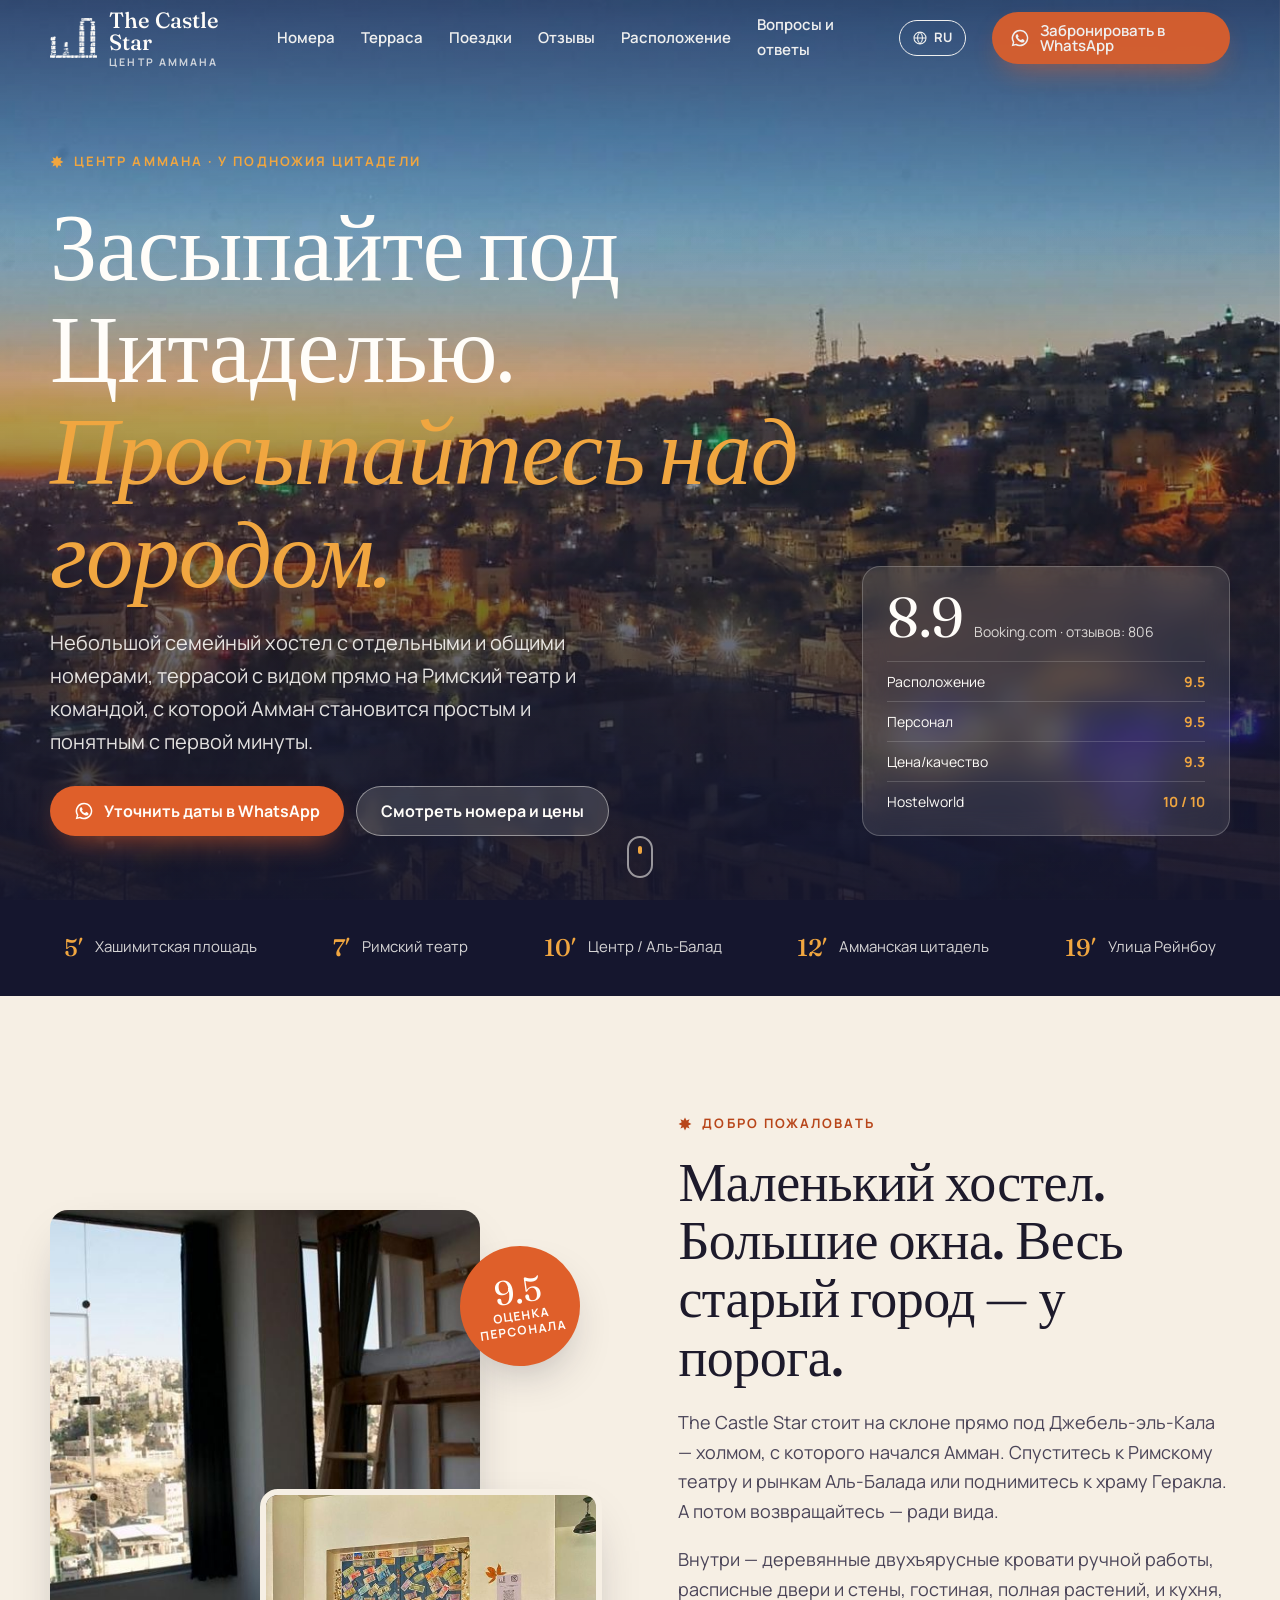
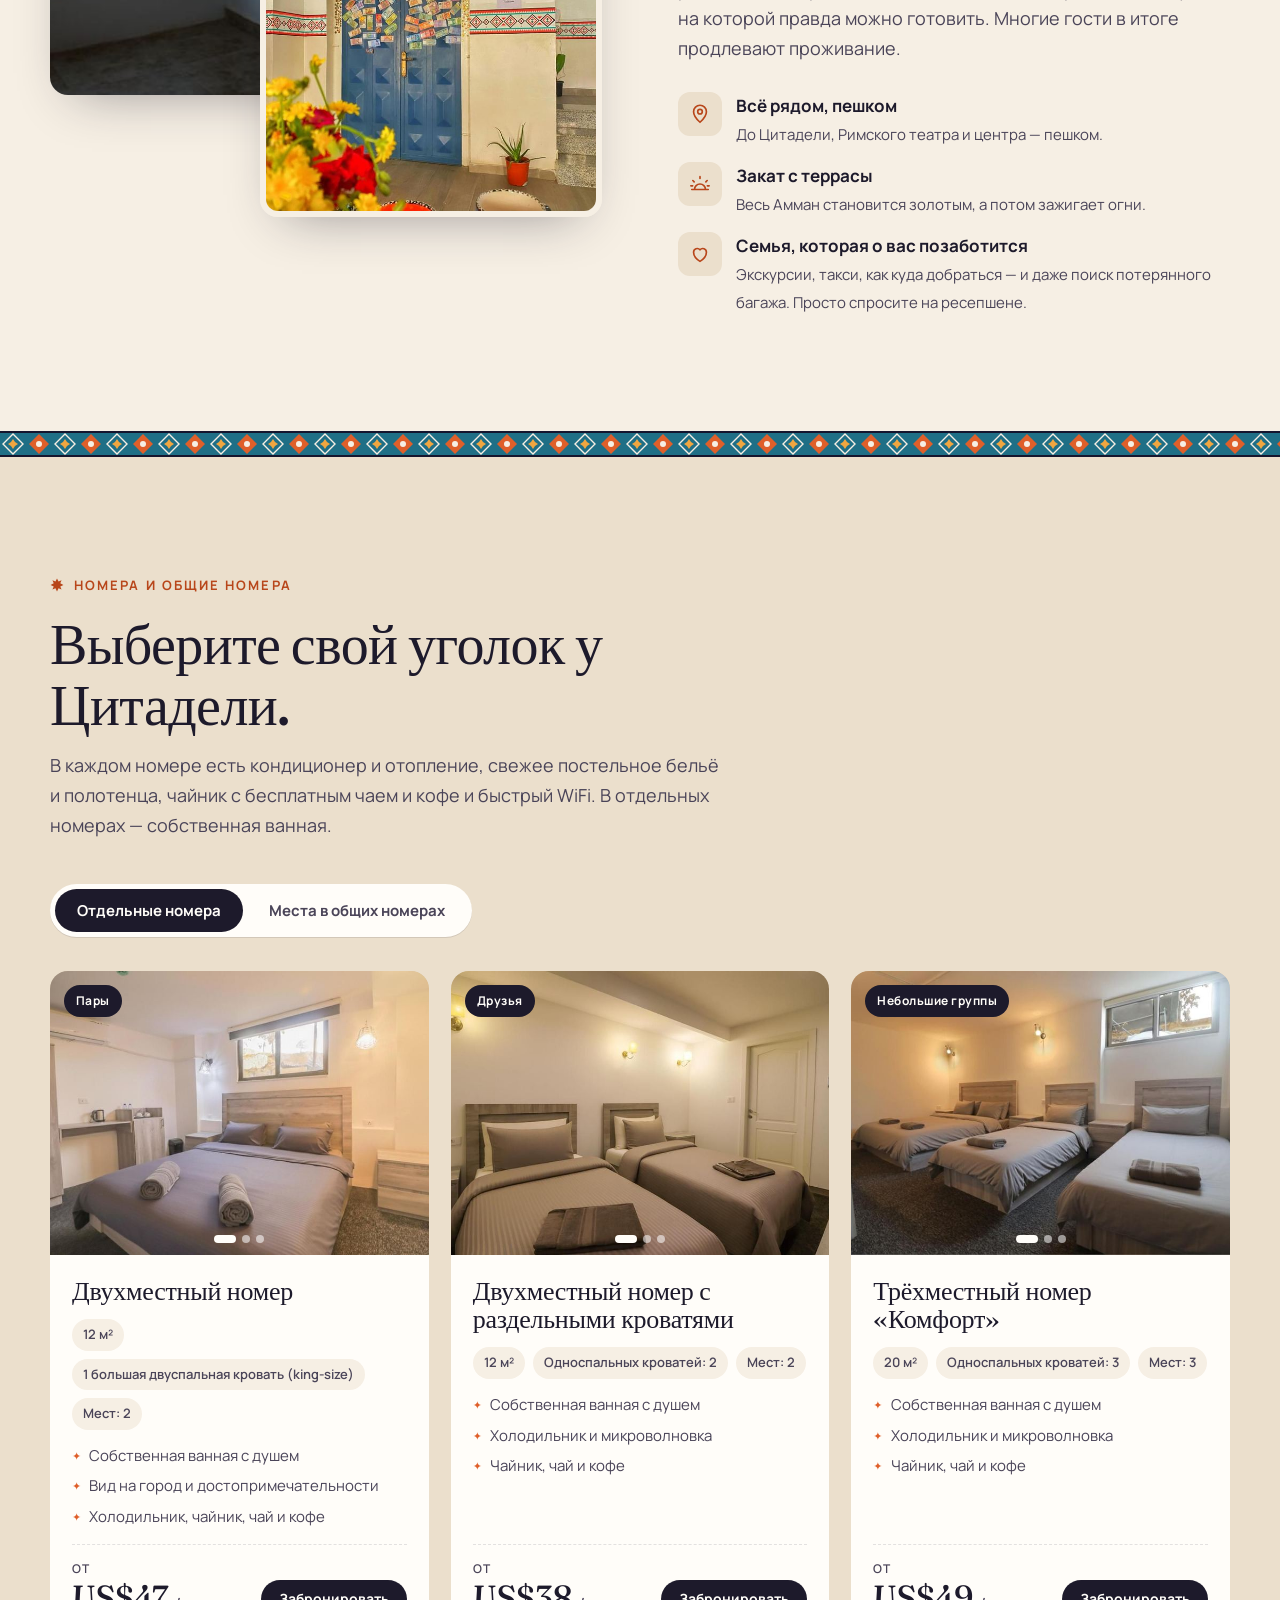
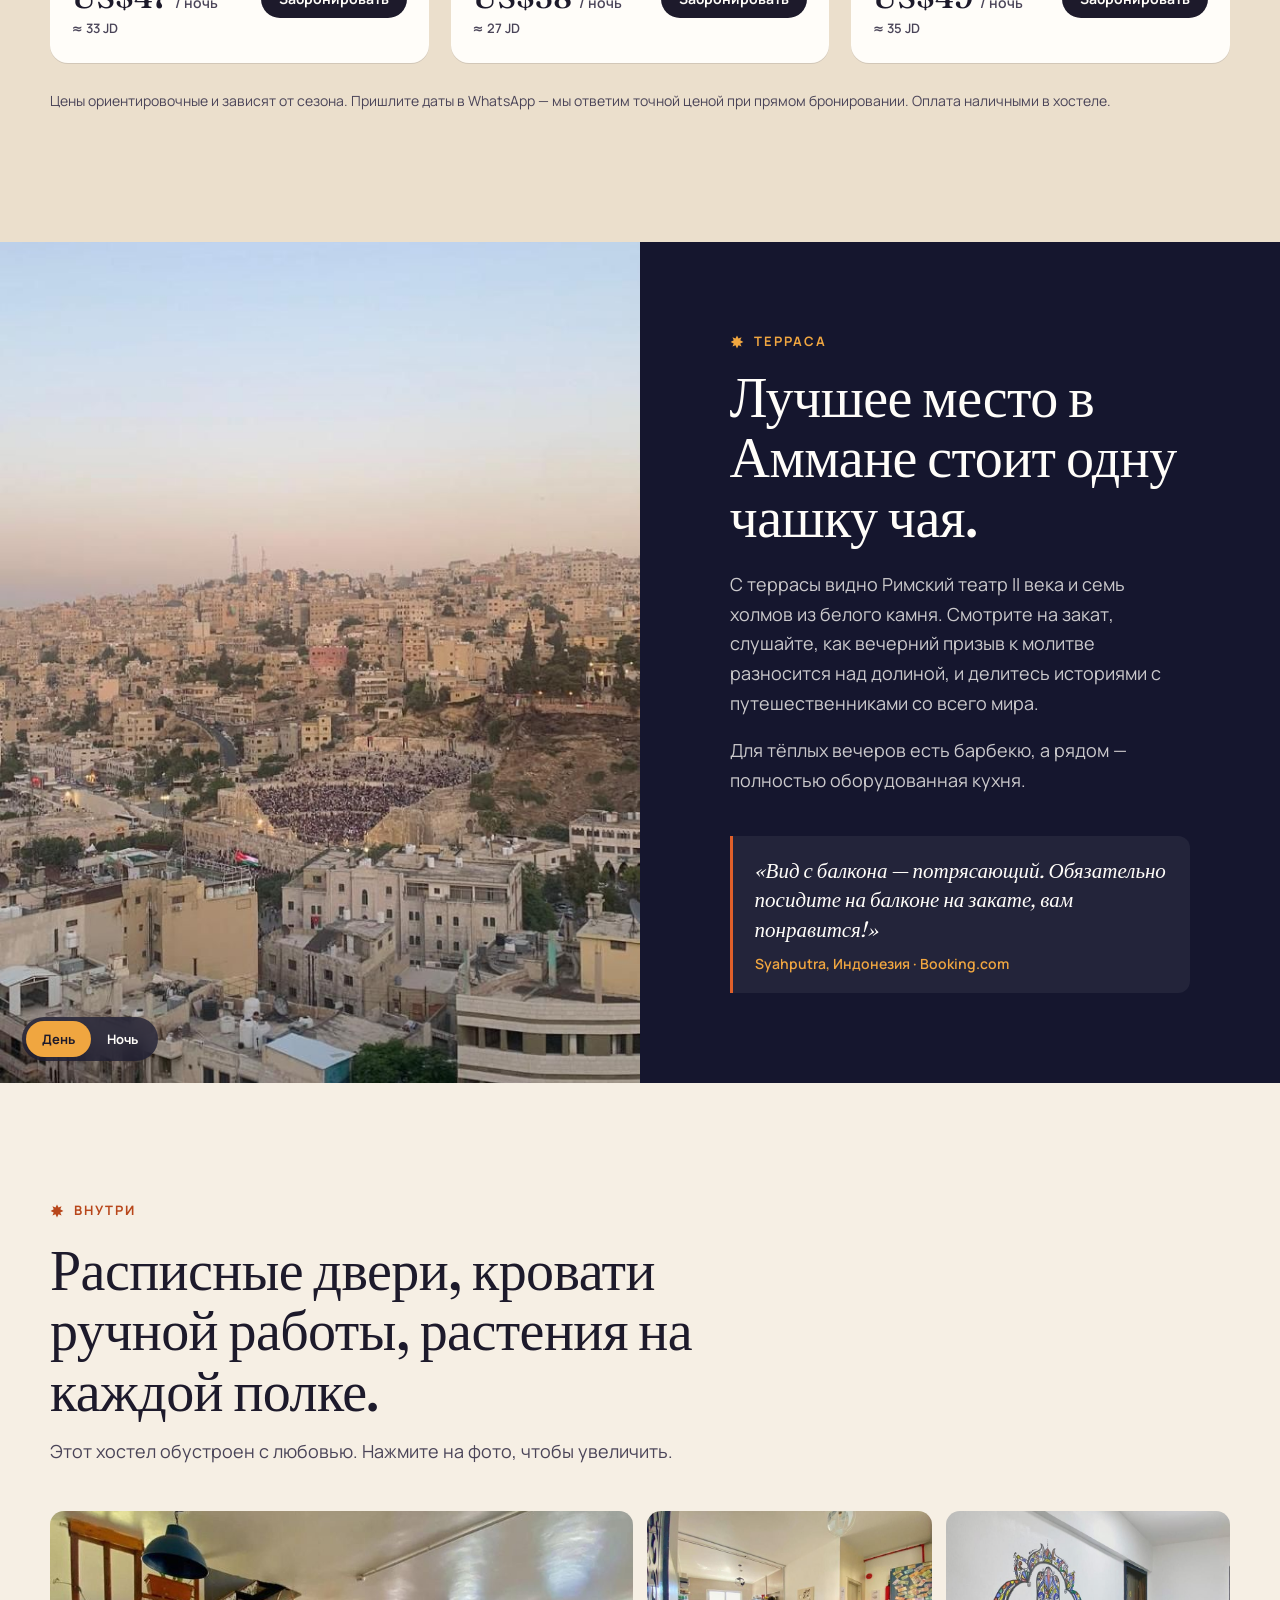
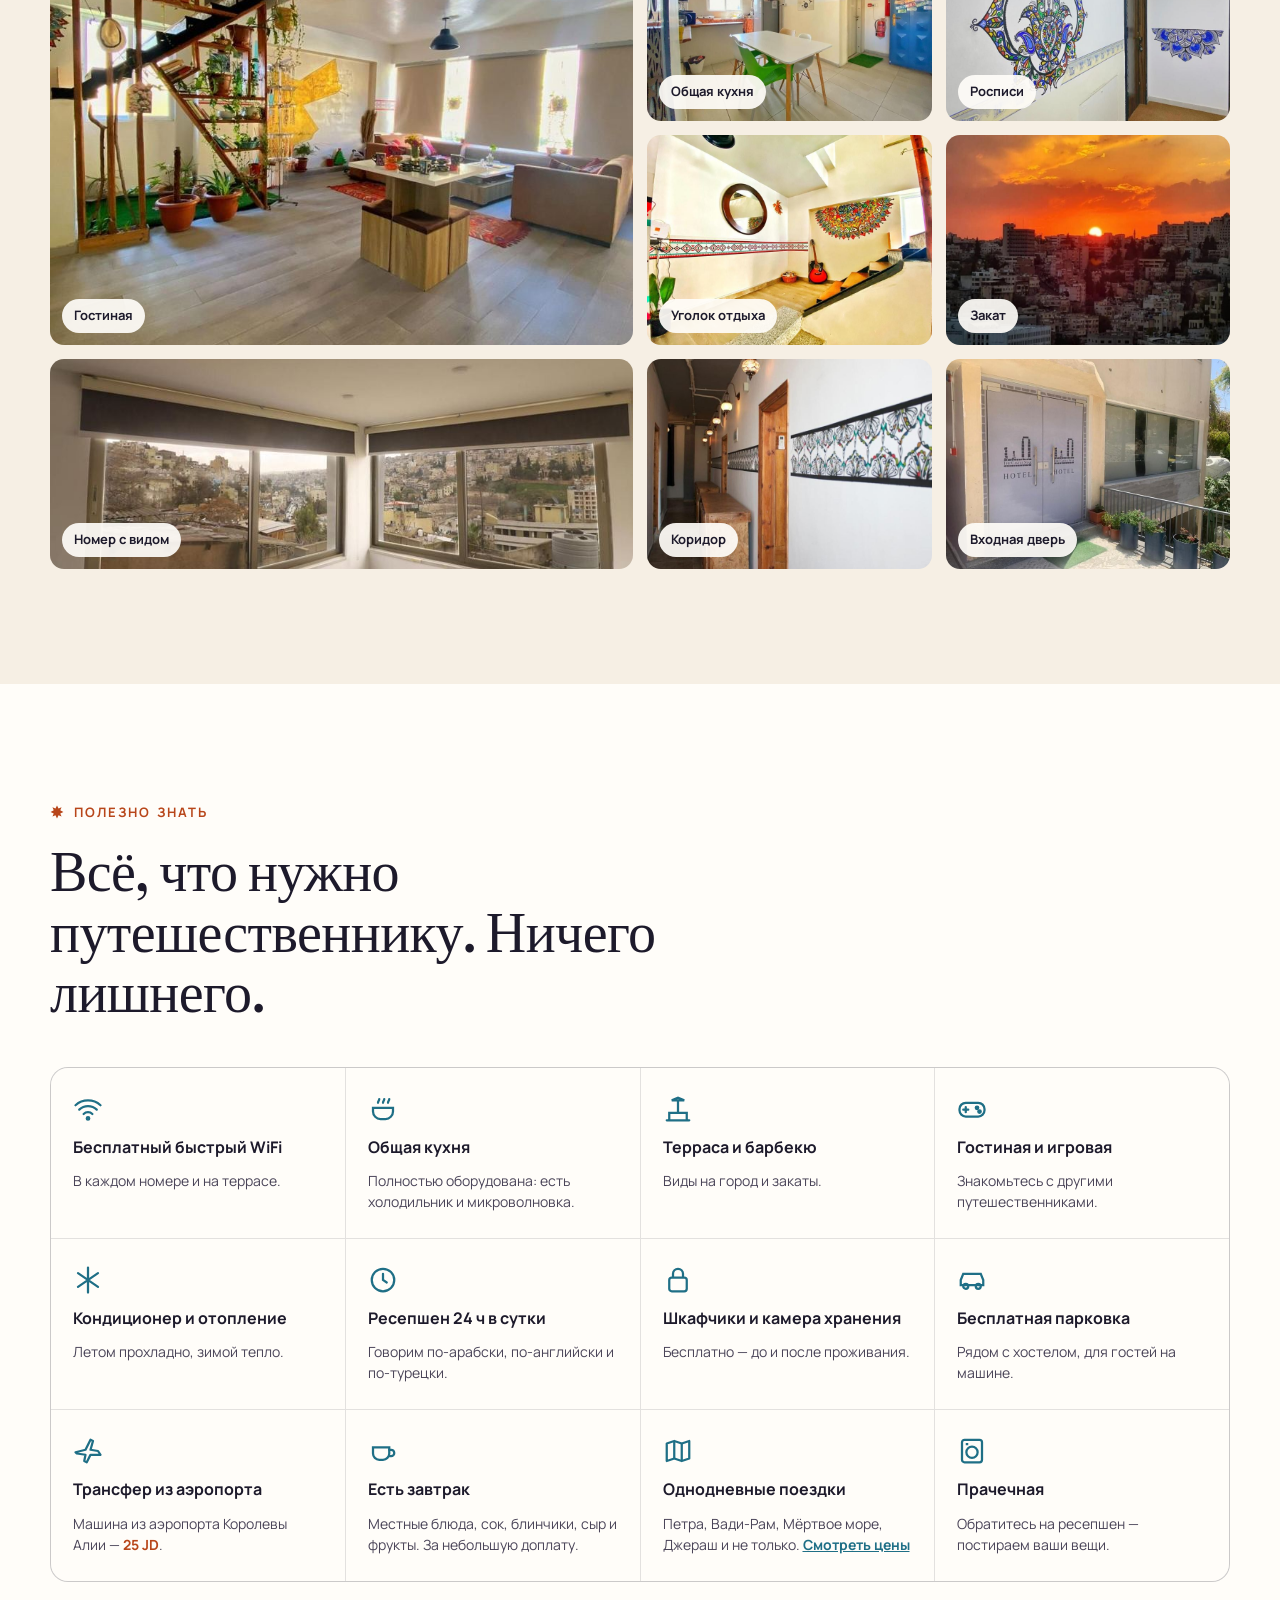
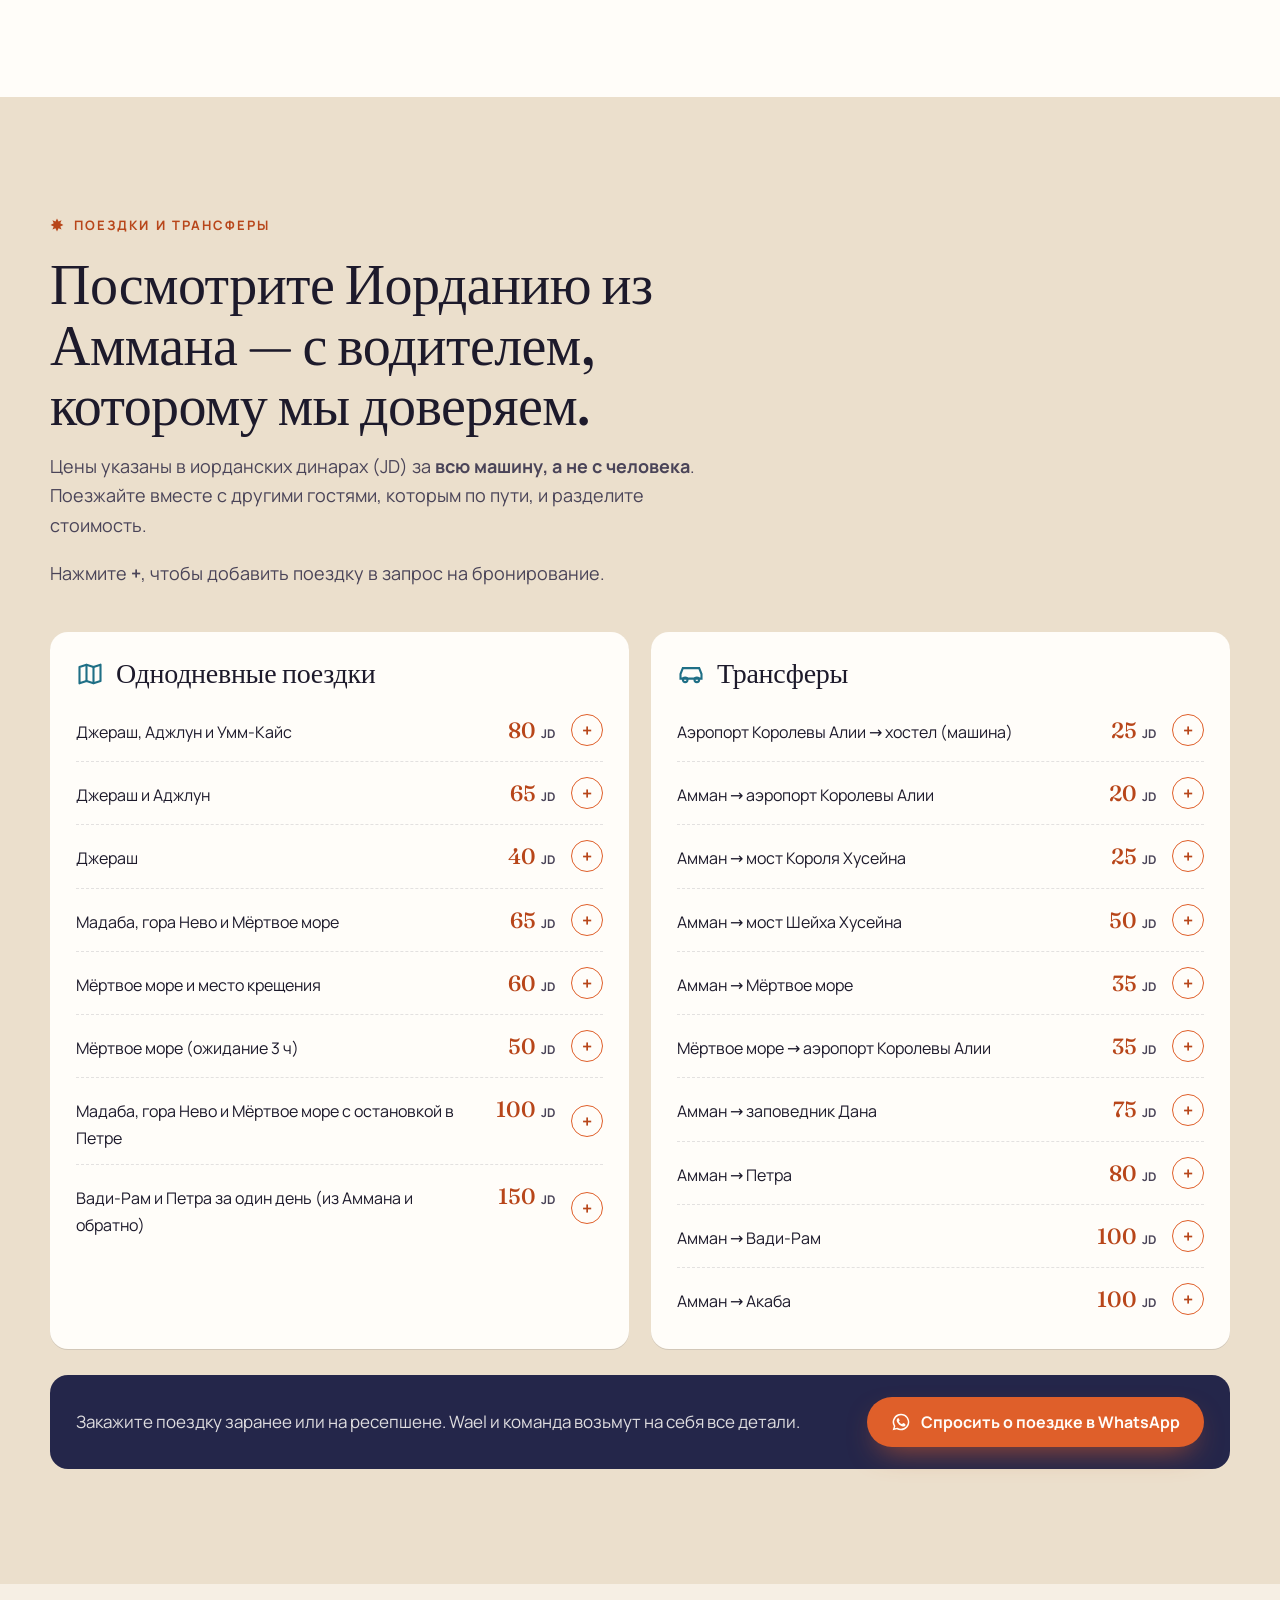
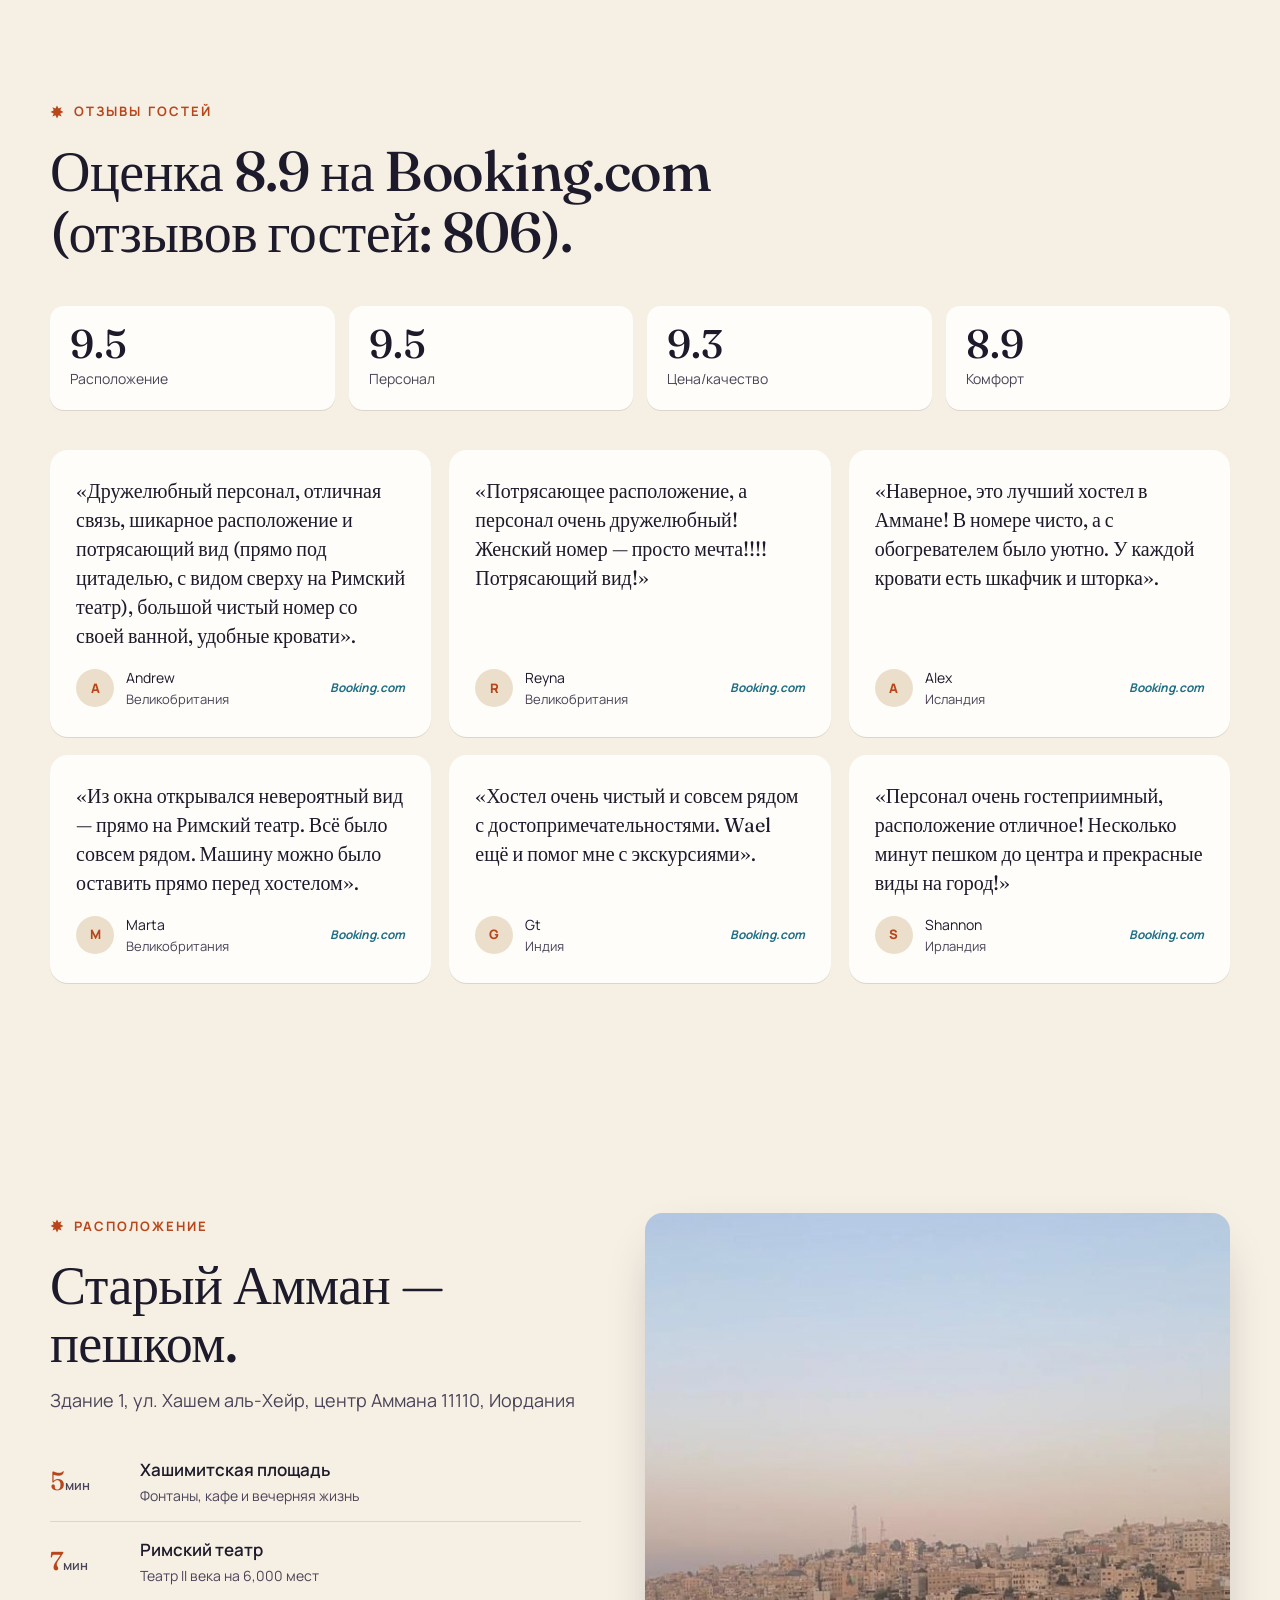
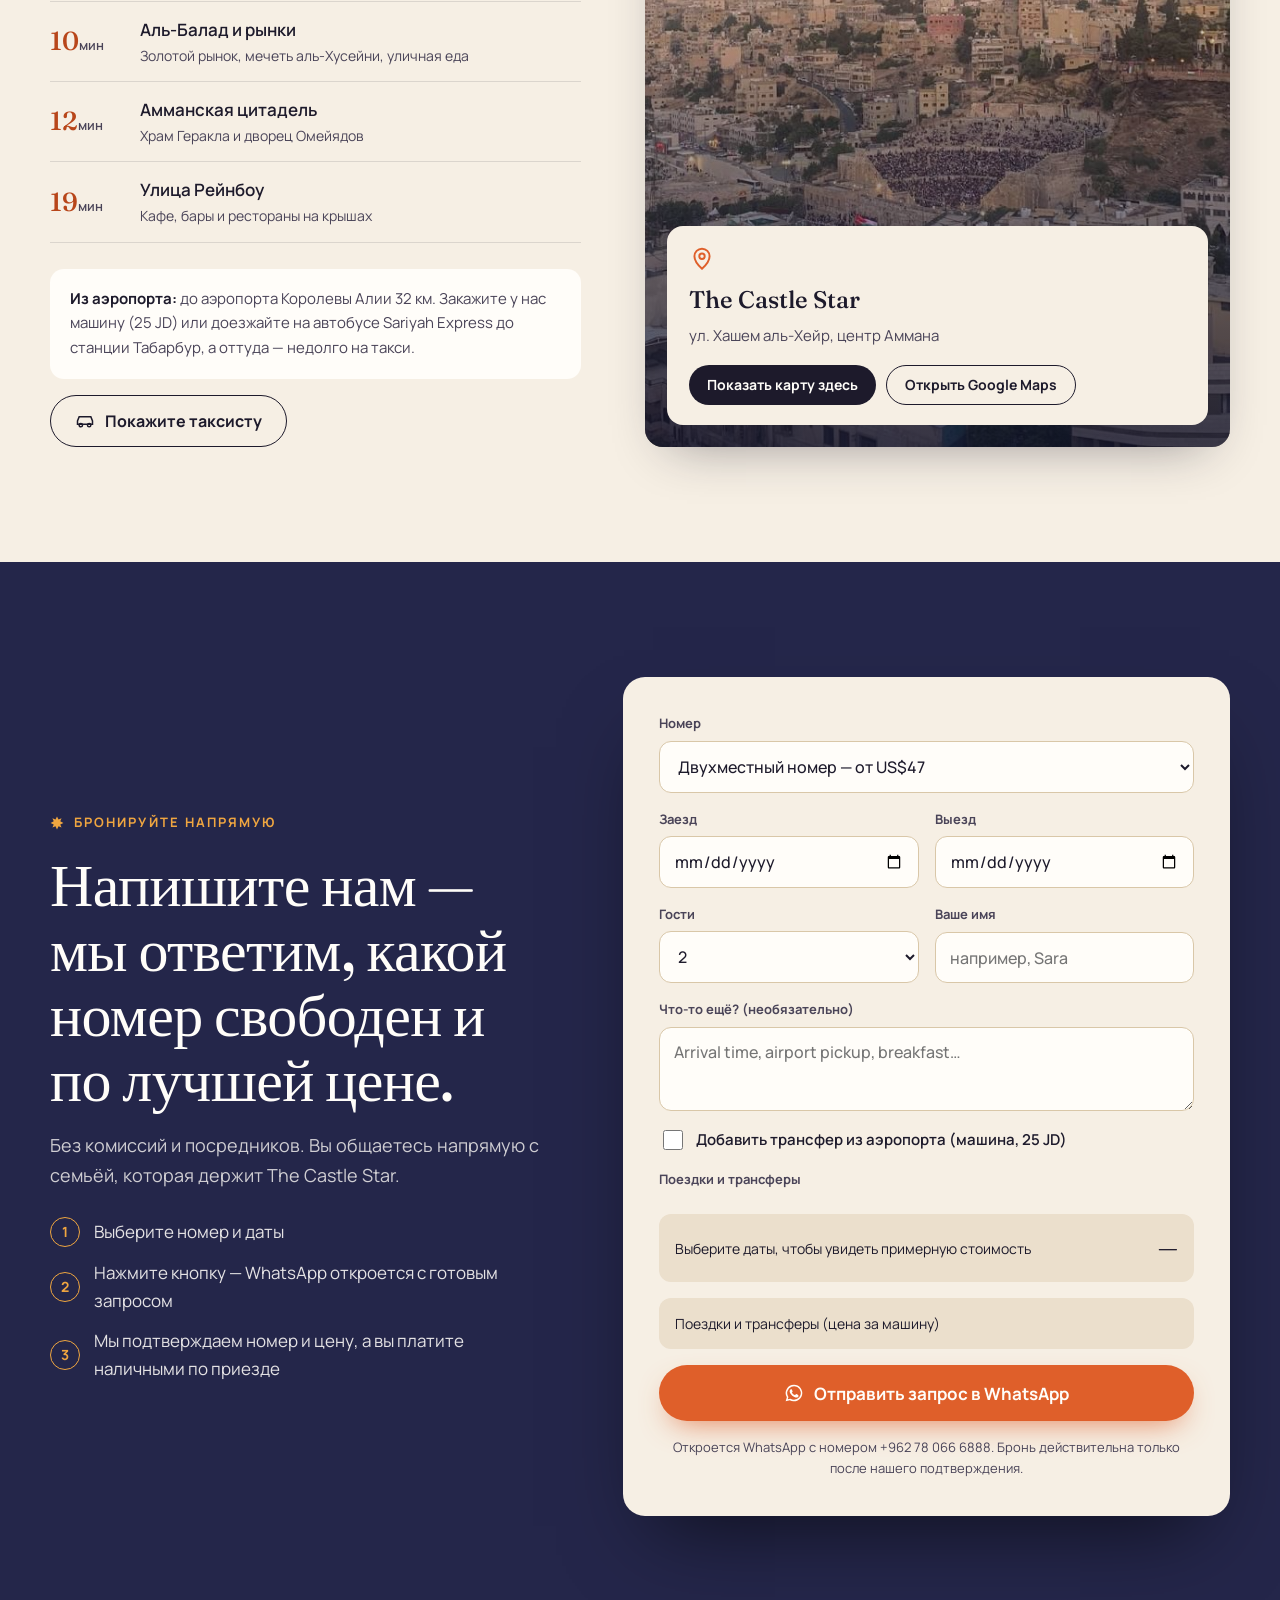
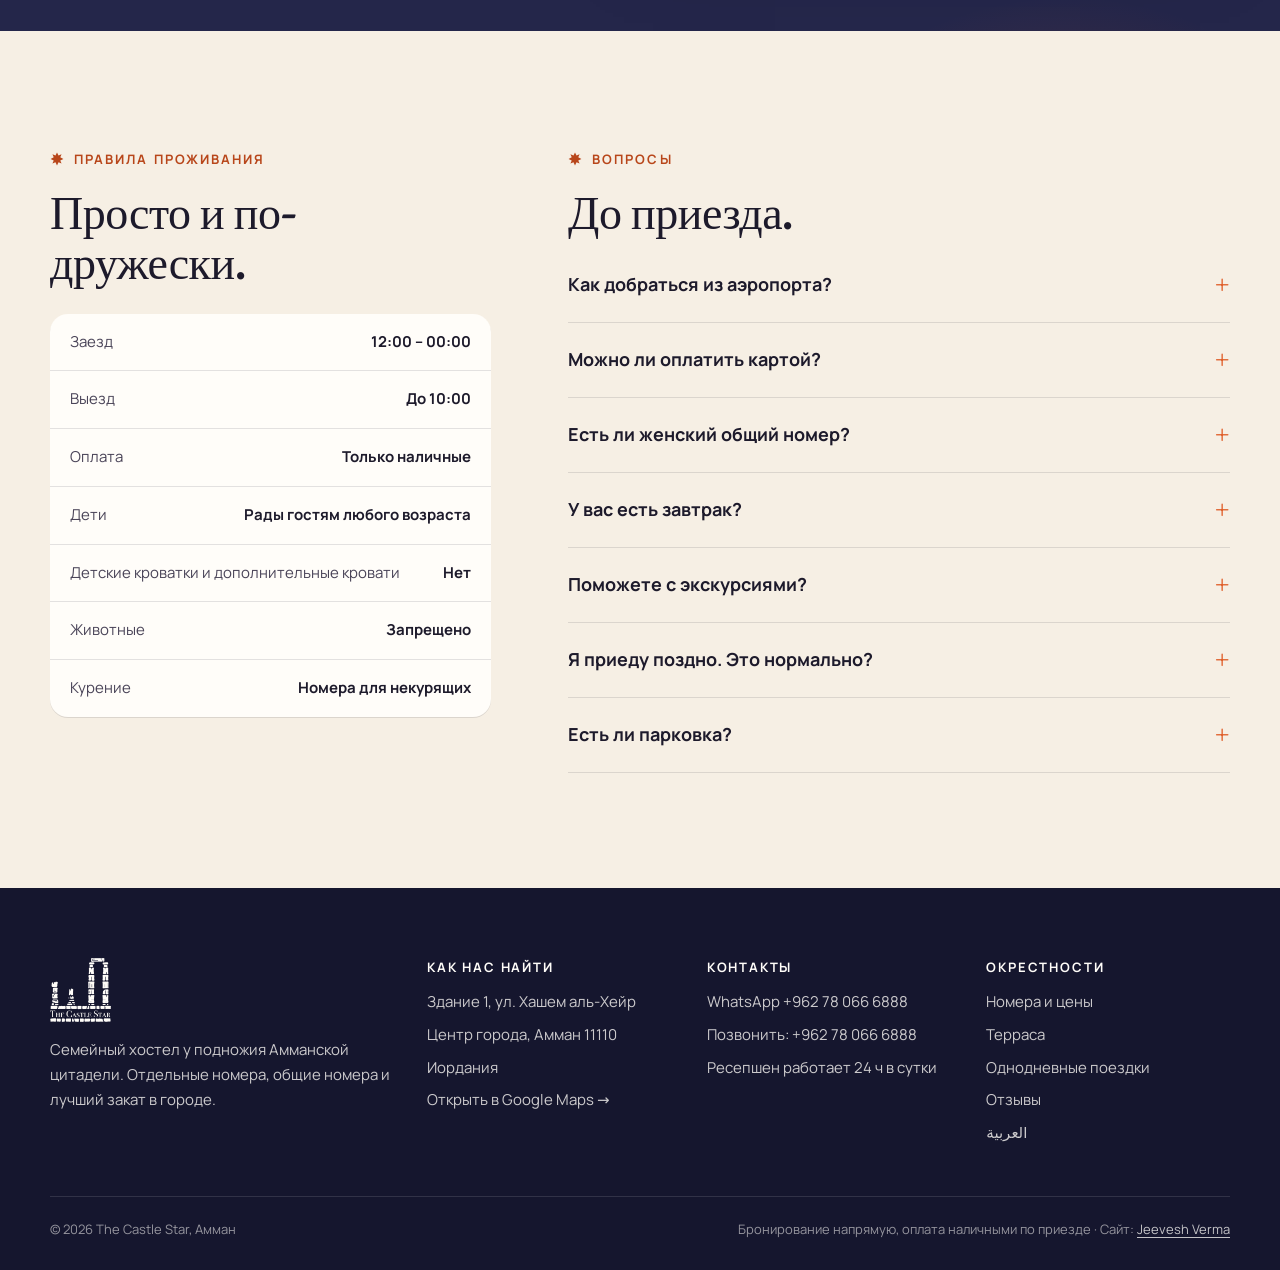
<file: ru/index.html>
<!doctype html>
<html lang="ru" dir="ltr">
<head>
<meta charset="utf-8">
<meta name="viewport" content="width=device-width, initial-scale=1">
<meta http-equiv="Content-Security-Policy" content="default-src 'self'; script-src 'self'; style-src 'self' 'unsafe-inline'; img-src 'self' data:; font-src 'self'; connect-src 'self'; frame-src https://www.google.com; object-src 'none'; base-uri 'self'; form-action 'none'">
<meta name="referrer" content="strict-origin-when-cross-origin">
<title>The Castle Star — хостел у подножия Цитадели, центр Аммана</title>
<meta name="description" content="Семейный хостел в центре Аммана, в двух шагах от Цитадели и Римского театра. Отдельные и общие номера, закаты с крыши, общая кухня. Бронируйте напрямую в WhatsApp.">
<meta property="og:title" content="The Castle Star — центр Аммана">
<meta property="og:description" content="Отдельные и общие номера у подножия Цитадели. Вид с крыши на Римский театр. Бронируйте напрямую в WhatsApp.">
<meta property="og:image" content="https://jeeveshverma.github.io/castlestaramman/assets/img/hero-dusk.jpg">
<meta property="og:url" content="https://jeeveshverma.github.io/castlestaramman/ru/">
<meta property="og:site_name" content="The Castle Star">
<meta property="og:locale" content="ru_RU">
<meta name="twitter:card" content="summary_large_image">
<link rel="alternate" hreflang="en" href="https://jeeveshverma.github.io/castlestaramman/">
<link rel="alternate" hreflang="ar" href="https://jeeveshverma.github.io/castlestaramman/ar/">
<link rel="alternate" hreflang="fr" href="https://jeeveshverma.github.io/castlestaramman/fr/">
<link rel="alternate" hreflang="de" href="https://jeeveshverma.github.io/castlestaramman/de/">
<link rel="alternate" hreflang="it" href="https://jeeveshverma.github.io/castlestaramman/it/">
<link rel="alternate" hreflang="es" href="https://jeeveshverma.github.io/castlestaramman/es/">
<link rel="alternate" hreflang="nl" href="https://jeeveshverma.github.io/castlestaramman/nl/">
<link rel="alternate" hreflang="pl" href="https://jeeveshverma.github.io/castlestaramman/pl/">
<link rel="alternate" hreflang="ru" href="https://jeeveshverma.github.io/castlestaramman/ru/">
<link rel="alternate" hreflang="zh-Hans" href="https://jeeveshverma.github.io/castlestaramman/zh/">
<link rel="alternate" hreflang="ja" href="https://jeeveshverma.github.io/castlestaramman/ja/">
<link rel="alternate" hreflang="ko" href="https://jeeveshverma.github.io/castlestaramman/ko/">
<link rel="alternate" hreflang="x-default" href="https://jeeveshverma.github.io/castlestaramman/">
<link rel="canonical" href="https://jeeveshverma.github.io/castlestaramman/ru/">
<meta property="og:type" content="website">
<meta name="theme-color" content="#15162e">
<link rel="icon" type="image/png" href="../favicon.png">
<link rel="apple-touch-icon" href="../apple-touch-icon.png">


<link rel="preload" as="image" href="../assets/img/hero-dusk-800.jpg" imagesrcset="../assets/img/hero-dusk-800.jpg 800w, ../assets/img/hero-dusk.jpg 1280w" imagesizes="100vw">
<link rel="preload" href="../assets/fonts/fraunces.woff2" as="font" type="font/woff2" crossorigin>
<link rel="stylesheet" href="../assets/css/fonts.css">
<link rel="stylesheet" href="../assets/css/style.css">
<script type="application/ld+json">{"@context": "https://schema.org", "@type": "Hostel", "name": "The Castle Star", "url": "https://jeeveshverma.github.io/castlestaramman/", "image": "https://jeeveshverma.github.io/castlestaramman/assets/img/hero-dusk.jpg", "logo": "https://jeeveshverma.github.io/castlestaramman/assets/img/logo-dark.png", "telephone": "+962 78 066 6888", "address": {"@type": "PostalAddress", "streetAddress": "Building 1, Hashem Al-Kheir St.", "addressLocality": "Amman", "postalCode": "11110", "addressCountry": "JO"}, "checkinTime": "12:00", "checkoutTime": "10:00", "priceRange": "US$16–49", "currenciesAccepted": "JOD, USD", "paymentAccepted": "Cash", "availableLanguage": ["Arabic", "English", "Turkish"], "petsAllowed": false, "aggregateRating": {"@type": "AggregateRating", "ratingValue": "8.9", "bestRating": "10", "reviewCount": "806"}, "amenityFeature": [{"@type": "LocationFeatureSpecification", "name": "Free WiFi", "value": true}, {"@type": "LocationFeatureSpecification", "name": "Бесплатная парковка", "value": true}, {"@type": "LocationFeatureSpecification", "name": "Общая кухня", "value": true}, {"@type": "LocationFeatureSpecification", "name": "Терраса", "value": true}]}</script>
</head>
<body data-t-photo="Фото">
<a class="skip" href="#main">Перейти к содержанию</a>

<svg width="0" height="0" style="position:absolute" aria-hidden="true">
  <symbol id="i-star" viewBox="0 0 24 24"><path fill="currentColor" d="M12 1l2.6 5.2 5.2-2.2-2.2 5.2L23 12l-5.4 2.6 2.2 5.2-5.2-2.2L12 23l-2.6-5.4-5.2 2.2 2.2-5.2L1 12l5.4-2.8-2.2-5.2 5.2 2.2z"/></symbol>
  <symbol id="i-wa" viewBox="0 0 24 24"><path fill="currentColor" d="M12 2a10 10 0 0 0-8.6 15.1L2 22l5-1.3A10 10 0 1 0 12 2zm0 18.2a8.2 8.2 0 0 1-4.2-1.2l-.3-.2-3 .8.8-2.9-.2-.3A8.2 8.2 0 1 1 12 20.2zm4.5-6.1c-.2-.1-1.5-.7-1.7-.8s-.4-.1-.6.1-.7.8-.8 1-.3.2-.5.1a6.7 6.7 0 0 1-3.3-2.9c-.3-.4.2-.4.7-1.4.1-.2 0-.3 0-.4l-.8-1.8c-.2-.5-.4-.4-.6-.4h-.5a1 1 0 0 0-.7.3 3 3 0 0 0-.9 2.2 5.2 5.2 0 0 0 1.1 2.7 11.8 11.8 0 0 0 4.5 4c1.7.7 2.3.8 3.1.6a2.7 2.7 0 0 0 1.8-1.2 2.2 2.2 0 0 0 .1-1.3c0-.1-.2-.2-.4-.3z"/></symbol>
  <symbol id="i-menu" viewBox="0 0 24 24"><path stroke="currentColor" stroke-width="2" stroke-linecap="round" d="M4 7h16M4 12h16M4 17h16"/></symbol>
  <symbol id="i-pin" viewBox="0 0 24 24"><path fill="none" stroke="currentColor" stroke-width="1.8" d="M12 21s7-6.2 7-11.5A7 7 0 0 0 5 9.5C5 14.8 12 21 12 21z"/><circle cx="12" cy="9.5" r="2.5" fill="none" stroke="currentColor" stroke-width="1.8"/></symbol>
  <symbol id="i-sun" viewBox="0 0 24 24"><g fill="none" stroke="currentColor" stroke-width="1.8" stroke-linecap="round"><path d="M3 18h18M6 18a6 6 0 0 1 12 0"/><path d="M12 6V4M5.6 9.6 4.2 8.2M18.4 9.6l1.4-1.4M2 14h2M20 14h2"/></g></symbol>
  <symbol id="i-heart" viewBox="0 0 24 24"><path fill="none" stroke="currentColor" stroke-width="1.8" d="M12 20s-7-4.4-7-10a4 4 0 0 1 7-2.6A4 4 0 0 1 19 10c0 5.6-7 10-7 10z"/></symbol>
  <symbol id="i-wifi" viewBox="0 0 24 24"><g fill="none" stroke="currentColor" stroke-width="1.8" stroke-linecap="round"><path d="M2 9a15 15 0 0 1 20 0M5 12.5a10 10 0 0 1 14 0M8.5 16a5 5 0 0 1 7 0"/><circle cx="12" cy="19.5" r="1" fill="currentColor"/></g></symbol>
  <symbol id="i-kitchen" viewBox="0 0 24 24"><g fill="none" stroke="currentColor" stroke-width="1.8" stroke-linecap="round"><path d="M4 11h16v3a6 6 0 0 1-6 6h-4a6 6 0 0 1-6-6z"/><path d="M8 7c0-1.5 1-1.5 1-3M12 7c0-1.5 1-1.5 1-3M16 7c0-1.5 1-1.5 1-3"/></g></symbol>
  <symbol id="i-terrace" viewBox="0 0 24 24"><g fill="none" stroke="currentColor" stroke-width="1.8" stroke-linecap="round"><path d="M3 21h18M5 21v-6h14v6M12 15V5M7 5h10l-5-2z"/></g></symbol>
  <symbol id="i-game" viewBox="0 0 24 24"><g fill="none" stroke="currentColor" stroke-width="1.8" stroke-linecap="round"><rect x="2" y="7" width="20" height="11" rx="5"/><path d="M7 10.5v4M5 12.5h4"/><circle cx="16" cy="11" r="1" fill="currentColor"/><circle cx="18" cy="14" r="1" fill="currentColor"/></g></symbol>
  <symbol id="i-snow" viewBox="0 0 24 24"><g fill="none" stroke="currentColor" stroke-width="1.8" stroke-linecap="round"><path d="M12 2v20M4 6.5l16 11M20 6.5l-16 11"/></g></symbol>
  <symbol id="i-desk" viewBox="0 0 24 24"><g fill="none" stroke="currentColor" stroke-width="1.8" stroke-linecap="round"><circle cx="12" cy="12" r="9"/><path d="M12 7v5l3 2"/></g></symbol>
  <symbol id="i-lock" viewBox="0 0 24 24"><g fill="none" stroke="currentColor" stroke-width="1.8"><rect x="5" y="10" width="14" height="11" rx="2"/><path d="M8 10V7a4 4 0 0 1 8 0v3"/></g></symbol>
  <symbol id="i-car" viewBox="0 0 24 24"><g fill="none" stroke="currentColor" stroke-width="1.8" stroke-linecap="round"><path d="M3 16v-4l2-5h14l2 5v4z"/><circle cx="7" cy="17" r="2"/><circle cx="17" cy="17" r="2"/></g></symbol>
  <symbol id="i-plane" viewBox="0 0 24 24"><path fill="none" stroke="currentColor" stroke-width="1.8" stroke-linejoin="round" d="M2 13l8-2 4-8 2 1-2 7 6 1 2 3-8 0-3 6-2-1 1-5-7-1z"/></symbol>
  <symbol id="i-map" viewBox="0 0 24 24"><g fill="none" stroke="currentColor" stroke-width="1.8" stroke-linejoin="round"><path d="M3 6l6-2 6 2 6-2v14l-6 2-6-2-6 2z"/><path d="M9 4v14M15 6v14"/></g></symbol>
  <symbol id="i-cup" viewBox="0 0 24 24"><g fill="none" stroke="currentColor" stroke-width="1.8" stroke-linecap="round"><path d="M4 9h13v5a5 5 0 0 1-5 5H9a5 5 0 0 1-5-5z"/><path d="M17 11h1.5a2.5 2.5 0 0 1 0 5H17"/></g></symbol>
  <symbol id="i-wash" viewBox="0 0 24 24"><g fill="none" stroke="currentColor" stroke-width="1.8"><rect x="4" y="3" width="16" height="18" rx="2"/><circle cx="12" cy="13" r="4.5"/><path d="M7 6.5h2"/></g></symbol>
  <symbol id="i-bike" viewBox="0 0 24 24"><g fill="none" stroke="currentColor" stroke-width="1.8" stroke-linecap="round"><circle cx="5.5" cy="16" r="3.5"/><circle cx="18.5" cy="16" r="3.5"/><path d="M5.5 16 9 9h6l3.5 7M9 9l3 7h-2M14 6h2"/></g></symbol>
  <symbol id="i-coin" viewBox="0 0 24 24"><g fill="none" stroke="currentColor" stroke-width="1.8"><circle cx="12" cy="12" r="9"/><path d="M15 9.5c-.5-1-1.6-1.5-3-1.5-1.7 0-3 .8-3 2s1.3 1.7 3 2 3 .8 3 2-1.3 2-3 2c-1.4 0-2.5-.5-3-1.5M12 6v12" stroke-linecap="round"/></g></symbol>
</svg>

<header class="site-header" id="top">
  <div class="wrap">
    <a class="brand" href="#top" aria-label="The Castle Star — главная">
      <img class="logo-light" src="../assets/img/mark-light.png" alt="" width="47" height="40">
      <img class="logo-dark" src="../assets/img/mark-dark.png" alt="" width="47" height="40">
      <span class="wordmark">The Castle Star<small>Центр Аммана</small></span>
    </a>
    <nav class="nav" id="nav" aria-label="Главное меню">
      <a href="#rooms">Номера</a>
      <a href="#rooftop">Терраса</a>
      <a href="#trips">Поездки</a>
      <a href="#reviews">Отзывы</a>
      <a href="#location">Расположение</a>
      <a href="#faq">Вопросы и ответы</a>
      <!--langs--><details class="langs" translate="no"><summary aria-label="Language: Русский"><svg viewBox="0 0 24 24" aria-hidden="true"><path fill="none" stroke="currentColor" stroke-width="1.6" d="M12 3a9 9 0 1 0 0 18 9 9 0 0 0 0-18zm-9 9h18M12 3c2.5 2.6 3.8 5.6 3.8 9s-1.3 6.4-3.8 9c-2.5-2.6-3.8-5.6-3.8-9S9.5 5.6 12 3z"/></svg>RU</summary><ul><li><a href="../" hreflang="en" lang="en">English</a></li><li><a href="../ar/" hreflang="ar" lang="ar">العربية</a></li><li><a href="../fr/" hreflang="fr" lang="fr">Français</a></li><li><a href="../de/" hreflang="de" lang="de">Deutsch</a></li><li><a href="../it/" hreflang="it" lang="it">Italiano</a></li><li><a href="../es/" hreflang="es" lang="es">Español</a></li><li><a href="../nl/" hreflang="nl" lang="nl">Nederlands</a></li><li><a href="../pl/" hreflang="pl" lang="pl">Polski</a></li><li><a href="../ru/" hreflang="ru" lang="ru" aria-current="true">Русский</a></li><li><a href="../zh/" hreflang="zh-Hans" lang="zh-Hans">简体中文</a></li><li><a href="../ja/" hreflang="ja" lang="ja">日本語</a></li><li><a href="../ko/" hreflang="ko" lang="ko">한국어</a></li></ul></details><!--/langs-->
      <a class="btn btn-wa" href="#book"><svg><use href="#i-wa"/></svg>Забронировать в WhatsApp</a>
    </nav>
    <button class="menu-toggle" aria-label="Открыть меню" aria-expanded="false" aria-controls="nav"><svg><use href="#i-menu"/></svg></button>
  </div>
</header>

<main id="main">
<!-- ============ HERO ============ -->
<section class="hero">
  <div class="hero-media"><img src="../assets/img/hero-dusk.jpg" alt="Вечерний Амман из The Castle Star, внизу — подсвеченный Римский театр" fetchpriority="high" width="1280" height="852" srcset="../assets/img/hero-dusk-800.jpg 800w, ../assets/img/hero-dusk.jpg 1280w" sizes="100vw"></div>
  <div class="wrap hero-inner">
    <div>
      <span class="eyebrow"><svg><use href="#i-star"/></svg>Центр Аммана · у подножия Цитадели</span>
      <h1>Засыпайте под Цитаделью. <em>Просыпайтесь над городом.</em></h1>
      <p class="hero-lead">Небольшой семейный хостел с отдельными и общими номерами, террасой с видом прямо на Римский театр и командой, с которой Амман становится простым и понятным с первой минуты.</p>
      <div class="hero-ctas">
        <a class="btn btn-wa" href="#book"><svg><use href="#i-wa"/></svg>Уточнить даты в WhatsApp</a>
        <a class="btn btn-ghost" href="#rooms">Смотреть номера и цены</a>
      </div>
    </div>
    <aside class="hero-card" aria-label="Оценки гостей">
      <div class="score"><b>8.9</b><span>Booking.com · отзывов: 806</span></div>
      <ul>
        <li>Расположение <b>9.5</b></li>
        <li>Персонал <b>9.5</b></li>
        <li>Цена/качество <b>9.3</b></li>
        <li>Hostelworld <b>10 / 10</b></li>
      </ul>
    </aside>
  </div>
  <a class="hero-cue" href="#rooms" aria-label="Листайте вниз"></a>
</section>

<!-- ============ DISTANCE RIBBON ============ -->
<div class="ribbon" aria-label="Пешком до">
  <div class="wrap">
    <ul>
      <li><b>5′</b><span>Хашимитская площадь</span></li>
      <li><b>7′</b><span>Римский театр</span></li>
      <li><b>10′</b><span>Центр / Аль-Балад</span></li>
      <li><b>12′</b><span>Амманская цитадель</span></li>
      <li><b>19′</b><span>Улица Рейнбоу</span></li>
    </ul>
  </div>
</div>

<!-- ============ STORY ============ -->
<section class="section">
  <div class="wrap story">
    <div class="story-photos reveal">
      <figure class="p1"><img src="../assets/img/dorm-window.jpg" alt="Общий номер с большим окном на Амман" loading="lazy" width="1280" height="852" srcset="../assets/img/dorm-window-800.jpg 800w, ../assets/img/dorm-window.jpg 1280w" sizes="(max-width: 640px) 100vw, (max-width: 1080px) 50vw, 33vw"></figure>
      <figure class="p2"><img src="../assets/img/blue-door.jpg" alt="Расписанная вручную синяя дверь в The Castle Star" loading="lazy" width="1173" height="900" srcset="../assets/img/blue-door-800.jpg 800w, ../assets/img/blue-door.jpg 1173w" sizes="(max-width: 640px) 100vw, (max-width: 1080px) 50vw, 33vw"></figure>
      <div class="stamp"><span><b>9.5</b>оценка персонала</span></div>
    </div>
    <div class="story-text reveal">
      <span class="eyebrow"><svg><use href="#i-star"/></svg>Добро пожаловать</span>
      <h2>Маленький хостел. Большие окна. Весь старый город — у порога.</h2>
      <p>The Castle Star стоит на склоне прямо под Джебель-эль-Кала — холмом, с которого начался Амман. Спуститесь к Римскому театру и рынкам Аль-Балада или поднимитесь к храму Геракла. А потом возвращайтесь — ради вида.</p>
      <p>Внутри — деревянные двухъярусные кровати ручной работы, расписные двери и стены, гостиная, полная растений, и кухня, на которой правда можно готовить. Многие гости в итоге продлевают проживание.</p>
      <ul class="story-points">
        <li><span class="ico"><svg><use href="#i-pin"/></svg></span><div><b>Всё рядом, пешком</b><span>До Цитадели, Римского театра и центра — пешком.</span></div></li>
        <li><span class="ico"><svg><use href="#i-sun"/></svg></span><div><b>Закат с террасы</b><span>Весь Амман становится золотым, а потом зажигает огни.</span></div></li>
        <li><span class="ico"><svg><use href="#i-heart"/></svg></span><div><b>Семья, которая о вас позаботится</b><span>Экскурсии, такси, как куда добраться — и даже поиск потерянного багажа. Просто спросите на ресепшене.</span></div></li>
      </ul>
    </div>
  </div>
</section>

<div class="tileband" aria-hidden="true"></div>

<!-- ============ ROOMS ============ -->
<section class="section rooms" id="rooms">
  <div class="wrap">
    <div class="section-head reveal">
      <span class="eyebrow"><svg><use href="#i-star"/></svg>Номера и общие номера</span>
      <h2>Выберите свой уголок у Цитадели.</h2>
      <p>В каждом номере есть кондиционер и отопление, свежее постельное бельё и полотенца, чайник с бесплатным чаем и кофе и быстрый WiFi. В отдельных номерах — собственная ванная.</p>
    </div>

    <div class="room-tabs" role="tablist" aria-label="Тип номера">
      <button role="tab" aria-selected="true" aria-controls="tab-private" id="t-private">Отдельные номера</button>
      <button role="tab" aria-selected="false" aria-controls="tab-dorms" id="t-dorms">Места в общих номерах</button>
    </div>

    <div class="room-grid" id="tab-private" role="tabpanel" aria-labelledby="t-private">
      <article class="room reveal" data-room="Double Room">
        <div class="room-gallery">
          <img class="on" src="../assets/img/double-1.jpg" alt="Двухместный номер с большой кроватью и окном на город" loading="lazy" width="1248" height="832" srcset="../assets/img/double-1-800.jpg 800w, ../assets/img/double-1.jpg 1248w" sizes="(max-width: 640px) 100vw, (max-width: 1080px) 50vw, 33vw">
          <img src="../assets/img/double-2.jpg" alt="Двухместный номер с душем без поддона" loading="lazy" width="1280" height="853" srcset="../assets/img/double-2-800.jpg 800w, ../assets/img/double-2.jpg 1280w" sizes="(max-width: 640px) 100vw, (max-width: 1080px) 50vw, 33vw">
          <img src="../assets/img/double-3.jpg" alt="Двухместный номер и собственная ванная" loading="lazy" width="1200" height="900" srcset="../assets/img/double-3-800.jpg 800w, ../assets/img/double-3.jpg 1200w" sizes="(max-width: 640px) 100vw, (max-width: 1080px) 50vw, 33vw">
          <span class="tag">Пары</span>
        </div>
        <div class="room-body">
          <h3>Двухместный номер</h3>
          <div class="room-meta"><span>12 м²</span><span>1 большая двуспальная кровать (king-size)</span><span>Мест: 2</span></div>
          <ul><li>Собственная ванная с душем</li><li>Вид на город и достопримечательности</li><li>Холодильник, чайник, чай и кофе</li></ul>
          <div class="room-foot">
            <div class="price"><small>От</small><b>US$47 <sub>/ ночь</sub></b><em class="jd">≈ 33 JD</em></div>
            <a class="btn btn-dark" href="#book" data-pick="Double Room">Забронировать</a>
          </div>
        </div>
      </article>

      <article class="room reveal" data-room="Twin Room">
        <div class="room-gallery">
          <img class="on" src="../assets/img/twin-1.jpg" alt="Номер с двумя односпальными кроватями" loading="lazy" width="1280" height="853" srcset="../assets/img/twin-1-800.jpg 800w, ../assets/img/twin-1.jpg 1280w" sizes="(max-width: 640px) 100vw, (max-width: 1080px) 50vw, 33vw">
          <img src="../assets/img/twin-2.jpg" alt="Номер с раздельными кроватями" loading="lazy" width="1280" height="853" srcset="../assets/img/twin-2-800.jpg 800w, ../assets/img/twin-2.jpg 1280w" sizes="(max-width: 640px) 100vw, (max-width: 1080px) 50vw, 33vw">
          <img src="../assets/img/twin-3.jpg" alt="Собственная ванная со стеклянной душевой" loading="lazy" width="1280" height="853" srcset="../assets/img/twin-3-800.jpg 800w, ../assets/img/twin-3.jpg 1280w" sizes="(max-width: 640px) 100vw, (max-width: 1080px) 50vw, 33vw">
          <span class="tag">Друзья</span>
        </div>
        <div class="room-body">
          <h3>Двухместный номер с раздельными кроватями</h3>
          <div class="room-meta"><span>12 м²</span><span>Односпальных кроватей: 2</span><span>Мест: 2</span></div>
          <ul><li>Собственная ванная с душем</li><li>Холодильник и микроволновка</li><li>Чайник, чай и кофе</li></ul>
          <div class="room-foot">
            <div class="price"><small>От</small><b>US$38 <sub>/ ночь</sub></b><em class="jd">≈ 27 JD</em></div>
            <a class="btn btn-dark" href="#book" data-pick="Twin Room">Забронировать</a>
          </div>
        </div>
      </article>

      <article class="room reveal" data-room="Comfort Triple Room">
        <div class="room-gallery">
          <img class="on" src="../assets/img/triple-1.jpg" alt="Трёхместный номер «Комфорт» с тремя односпальными кроватями" loading="lazy" width="1248" height="832" srcset="../assets/img/triple-1-800.jpg 800w, ../assets/img/triple-1.jpg 1248w" sizes="(max-width: 640px) 100vw, (max-width: 1080px) 50vw, 33vw">
          <img src="../assets/img/triple-2.jpg" alt="Трёхместный номер с окном" loading="lazy" width="1280" height="853" srcset="../assets/img/triple-2-800.jpg 800w, ../assets/img/triple-2.jpg 1280w" sizes="(max-width: 640px) 100vw, (max-width: 1080px) 50vw, 33vw">
          <img src="../assets/img/triple-3.jpg" alt="Ванная трёхместного номера" loading="lazy" width="1280" height="853" srcset="../assets/img/triple-3-800.jpg 800w, ../assets/img/triple-3.jpg 1280w" sizes="(max-width: 640px) 100vw, (max-width: 1080px) 50vw, 33vw">
          <span class="tag">Небольшие группы</span>
        </div>
        <div class="room-body">
          <h3>Трёхместный номер «Комфорт»</h3>
          <div class="room-meta"><span>20 м²</span><span>Односпальных кроватей: 3</span><span>Мест: 3</span></div>
          <ul><li>Собственная ванная с душем</li><li>Холодильник и микроволновка</li><li>Чайник, чай и кофе</li></ul>
          <div class="room-foot">
            <div class="price"><small>От</small><b>US$49 <sub>/ ночь</sub></b><em class="jd">≈ 35 JD</em></div>
            <a class="btn btn-dark" href="#book" data-pick="Comfort Triple Room">Забронировать</a>
          </div>
        </div>
      </article>
    </div>

    <div class="room-grid two" id="tab-dorms" role="tabpanel" aria-labelledby="t-dorms" hidden>
      <article class="room" data-room="Bed in 6-Bed Female Dorm">
        <div class="room-gallery">
          <img class="on" src="../assets/img/female-1.jpg" alt="Женский номер с деревянными двухъярусными кроватями и шторками" loading="lazy" width="1280" height="852" srcset="../assets/img/female-1-800.jpg 800w, ../assets/img/female-1.jpg 1280w" sizes="(max-width: 640px) 100vw, (max-width: 1080px) 50vw, 33vw">
          <img src="../assets/img/female-2.jpg" alt="Двухъярусные кровати в женском номере" loading="lazy" width="1280" height="852" srcset="../assets/img/female-2-800.jpg 800w, ../assets/img/female-2.jpg 1280w" sizes="(max-width: 640px) 100vw, (max-width: 1080px) 50vw, 33vw">
          <img src="../assets/img/female-3.jpg" alt="Окно общего номера с видом на Цитадель" loading="lazy" width="1280" height="852" srcset="../assets/img/female-3-800.jpg 800w, ../assets/img/female-3.jpg 1280w" sizes="(max-width: 640px) 100vw, (max-width: 1080px) 50vw, 33vw">
          <span class="tag female">Только для женщин</span>
        </div>
        <div class="room-body">
          <h3>Женский 6-местный номер</h3>
          <div class="room-meta"><span>20 м²</span><span>Двухъярусная кровать</span><span>Цена за кровать</span></div>
          <ul><li>Шторка у каждой кровати</li><li>Личный шкафчик и место для вещей</li><li>Виды на город и достопримечательности</li></ul>
          <div class="room-foot">
            <div class="price"><small>От</small><b>US$16 <sub>/ кровать</sub></b><em class="jd">≈ 11 JD</em></div>
            <a class="btn btn-dark" href="#book" data-pick="Bed in 6-Bed Female Dorm">Забронировать</a>
          </div>
        </div>
      </article>

      <article class="room" data-room="Bed in 8-Bed Mixed Dorm">
        <div class="room-gallery">
          <img class="on" src="../assets/img/mixed-1.jpg" alt="Смешанный номер с деревянными двухъярусными кроватями ручной работы" loading="lazy" width="1280" height="852" srcset="../assets/img/mixed-1-800.jpg 800w, ../assets/img/mixed-1.jpg 1280w" sizes="(max-width: 640px) 100vw, (max-width: 1080px) 50vw, 33vw">
          <img src="../assets/img/mixed-2.jpg" alt="Двухъярусные кровати в смешанном номере и деревянная дверь" loading="lazy" width="1280" height="852" srcset="../assets/img/mixed-2-800.jpg 800w, ../assets/img/mixed-2.jpg 1280w" sizes="(max-width: 640px) 100vw, (max-width: 1080px) 50vw, 33vw">
          <img src="../assets/img/mixed-3.jpg" alt="Смешанный номер" loading="lazy" width="1024" height="682" srcset="../assets/img/mixed-3-800.jpg 800w, ../assets/img/mixed-3.jpg 1024w" sizes="(max-width: 640px) 100vw, (max-width: 1080px) 50vw, 33vw">
          <span class="tag">Бэкпекеры</span>
        </div>
        <div class="room-body">
          <h3>Смешанный 8-местный номер</h3>
          <div class="room-meta"><span>20 м²</span><span>Двухъярусная кровать</span><span>Цена за кровать</span></div>
          <ul><li>Шторка у каждой кровати</li><li>Личный шкафчик и место для вещей</li><li>Виды на город и достопримечательности</li></ul>
          <div class="room-foot">
            <div class="price"><small>От</small><b>US$16 <sub>/ кровать</sub></b><em class="jd">≈ 11 JD</em></div>
            <a class="btn btn-dark" href="#book" data-pick="Bed in 8-Bed Mixed Dorm">Забронировать</a>
          </div>
        </div>
      </article>
    </div>

    <p class="rates-note">Цены ориентировочные и зависят от сезона. Пришлите даты в WhatsApp — мы ответим точной ценой при прямом бронировании. Оплата наличными в хостеле.</p>
  </div>
</section>

<!-- ============ ROOFTOP ============ -->
<section class="rooftop" id="rooftop">
  <div class="rooftop-grid">
    <div class="rooftop-media" id="viewbox">
      <img src="../assets/img/view-day.jpg" alt="Дневной вид на Амман и Римский театр" loading="lazy" width="675" height="900">
      <img class="alt" src="../assets/img/view-night.jpg" alt="Ночной вид на подсвеченный Римский театр" loading="lazy" width="506" height="900">
      <div class="toggle" role="group" aria-label="Вид">
        <button aria-pressed="true" data-view="day">День</button>
        <button aria-pressed="false" data-view="night">Ночь</button>
      </div>
    </div>
    <div class="rooftop-text reveal">
      <span class="eyebrow"><svg><use href="#i-star"/></svg>Терраса</span>
      <h2>Лучшее место в Аммане стоит одну чашку чая.</h2>
      <p>С террасы видно Римский театр II века и семь холмов из белого камня. Смотрите на закат, слушайте, как вечерний призыв к молитве разносится над долиной, и делитесь историями с путешественниками со всего мира.</p>
      <p>Для тёплых вечеров есть барбекю, а рядом — полностью оборудованная кухня.</p>
      <blockquote>«Вид с балкона — потрясающий. Обязательно посидите на балконе на закате, вам понравится!»<cite>Syahputra, Индонезия · Booking.com</cite></blockquote>
    </div>
  </div>
</section>

<!-- ============ INSIDE ============ -->
<section class="section" id="inside">
  <div class="wrap">
    <div class="section-head reveal">
      <span class="eyebrow"><svg><use href="#i-star"/></svg>Внутри</span>
      <h2>Расписные двери, кровати ручной работы, растения на каждой полке.</h2>
      <p>Этот хостел обустроен с любовью. Нажмите на фото, чтобы увеличить.</p>
    </div>
    <div class="mosaic">
      <figure class="w2 h2"><img src="../assets/img/lounge.jpg" alt="Гостиная с диванами и полками, полными растений" loading="lazy" width="1200" height="900" srcset="../assets/img/lounge-800.jpg 800w, ../assets/img/lounge.jpg 1200w" sizes="(max-width: 900px) 100vw, 50vw"><figcaption>Гостиная</figcaption></figure>
      <figure><img src="../assets/img/kitchen.jpg" alt="Общая кухня и обеденный стол" loading="lazy" width="1200" height="900" srcset="../assets/img/kitchen-800.jpg 800w, ../assets/img/kitchen.jpg 1200w" sizes="(max-width: 640px) 100vw, (max-width: 1080px) 50vw, 33vw"><figcaption>Общая кухня</figcaption></figure>
      <figure><img src="../assets/img/mural.jpg" alt="Расписанная вручную хамса на стене" loading="lazy" width="1200" height="900" srcset="../assets/img/mural-800.jpg 800w, ../assets/img/mural.jpg 1200w" sizes="(max-width: 640px) 100vw, (max-width: 1080px) 50vw, 33vw"><figcaption>Росписи</figcaption></figure>
      <figure><img src="../assets/img/lounge-corner.jpg" alt="Уголок гостиной с гитарой и зеркалом" loading="lazy" width="1200" height="900" srcset="../assets/img/lounge-corner-800.jpg 800w, ../assets/img/lounge-corner.jpg 1200w" sizes="(max-width: 640px) 100vw, (max-width: 1080px) 50vw, 33vw"><figcaption>Уголок отдыха</figcaption></figure>
      <figure><img src="../assets/img/sunset.jpg" alt="Закат над Амманом" loading="lazy" width="720" height="720"><figcaption>Закат</figcaption></figure>
      <figure class="w2"><img src="../assets/img/corner-room.jpg" alt="Угловой номер с панорамными окнами на Амман" loading="lazy" width="1280" height="853" srcset="../assets/img/corner-room-800.jpg 800w, ../assets/img/corner-room.jpg 1280w" sizes="(max-width: 900px) 100vw, 50vw"><figcaption>Номер с видом</figcaption></figure>
      <figure><img src="../assets/img/corridor.jpg" alt="Коридор с расписным фризом" loading="lazy" width="1280" height="852" srcset="../assets/img/corridor-800.jpg 800w, ../assets/img/corridor.jpg 1280w" sizes="(max-width: 640px) 100vw, (max-width: 1080px) 50vw, 33vw"><figcaption>Коридор</figcaption></figure>
      <figure><img src="../assets/img/entrance.jpg" alt="Вход в The Castle Star" loading="lazy" width="1200" height="900" srcset="../assets/img/entrance-800.jpg 800w, ../assets/img/entrance.jpg 1200w" sizes="(max-width: 640px) 100vw, (max-width: 1080px) 50vw, 33vw"><figcaption>Входная дверь</figcaption></figure>
    </div>
  </div>
</section>

<!-- ============ FACILITIES ============ -->
<section class="section facilities">
  <div class="wrap">
    <div class="section-head reveal">
      <span class="eyebrow"><svg><use href="#i-star"/></svg>Полезно знать</span>
      <h2>Всё, что нужно путешественнику. Ничего лишнего.</h2>
    </div>
    <div class="fac-grid">
      <div class="fac"><svg><use href="#i-wifi"/></svg><b>Бесплатный быстрый WiFi</b><span>В каждом номере и на террасе.</span></div>
      <div class="fac"><svg><use href="#i-kitchen"/></svg><b>Общая кухня</b><span>Полностью оборудована: есть холодильник и микроволновка.</span></div>
      <div class="fac"><svg><use href="#i-terrace"/></svg><b>Терраса и барбекю</b><span>Виды на город и закаты.</span></div>
      <div class="fac"><svg><use href="#i-game"/></svg><b>Гостиная и игровая</b><span>Знакомьтесь с другими путешественниками.</span></div>
      <div class="fac"><svg><use href="#i-snow"/></svg><b>Кондиционер и отопление</b><span>Летом прохладно, зимой тепло.</span></div>
      <div class="fac"><svg><use href="#i-desk"/></svg><b>Ресепшен 24 ч в сутки</b><span>Говорим по-арабски, по-английски и по-турецки.</span></div>
      <div class="fac"><svg><use href="#i-lock"/></svg><b>Шкафчики и камера хранения</b><span>Бесплатно — до и после проживания.</span></div>
      <div class="fac"><svg><use href="#i-car"/></svg><b>Бесплатная парковка</b><span>Рядом с хостелом, для гостей на машине.</span></div>
      <div class="fac"><svg><use href="#i-plane"/></svg><b>Трансфер из аэропорта</b><span>Машина из аэропорта Королевы Алии — <span class="fee">25 JD</span>.</span></div>
      <div class="fac"><svg><use href="#i-cup"/></svg><b>Есть завтрак</b><span>Местные блюда, сок, блинчики, сыр и фрукты. За небольшую доплату.</span></div>
      <div class="fac"><svg><use href="#i-map"/></svg><b>Однодневные поездки</b><span>Петра, Вади-Рам, Мёртвое море, Джераш и не только. <a href="#trips">Смотреть цены</a></span></div>
      <div class="fac"><svg><use href="#i-wash"/></svg><b>Прачечная</b><span>Обратитесь на ресепшен — постираем ваши вещи.</span></div>
    </div>
  </div>
</section>


<!-- ============ TRIPS ============ -->
<section class="section trips" id="trips">
  <div class="wrap">
    <div class="section-head reveal">
      <span class="eyebrow"><svg><use href="#i-star"/></svg>Поездки и трансферы</span>
      <h2>Посмотрите Иорданию из Аммана — с водителем, которому мы доверяем.</h2>
      <p>Цены указаны в иорданских динарах (JD) за <b>всю машину, а не с человека</b>. Поезжайте вместе с другими гостями, которым по пути, и разделите стоимость.</p>
      <p class="trips-hint">Нажмите <b>+</b>, чтобы добавить поездку в запрос на бронирование.</p>
    </div>
    <div class="trips-grid">
      <div class="trip-card reveal">
        <h3><svg><use href="#i-map"/></svg>Однодневные поездки</h3>
        <ul class="price-list">
          <li><span>Джераш, Аджлун и Умм-Кайс</span><b>80 <small>JD</small></b><button type="button" class="add-trip" data-trip="Jerash, Ajloun &amp; Umm Qais" data-price="80" aria-pressed="false" aria-label="Добавить в запрос"></button></li>
          <li><span>Джераш и Аджлун</span><b>65 <small>JD</small></b><button type="button" class="add-trip" data-trip="Jerash &amp; Ajloun" data-price="65" aria-pressed="false" aria-label="Добавить в запрос"></button></li>
          <li><span>Джераш</span><b>40 <small>JD</small></b><button type="button" class="add-trip" data-trip="Jerash" data-price="40" aria-pressed="false" aria-label="Добавить в запрос"></button></li>
          <li><span>Мадаба, гора Нево и Мёртвое море</span><b>65 <small>JD</small></b><button type="button" class="add-trip" data-trip="Madaba, Mount Nebo &amp; the Dead Sea" data-price="65" aria-pressed="false" aria-label="Добавить в запрос"></button></li>
          <li><span>Мёртвое море и место крещения</span><b>60 <small>JD</small></b><button type="button" class="add-trip" data-trip="Dead Sea &amp; the Baptism Site" data-price="60" aria-pressed="false" aria-label="Добавить в запрос"></button></li>
          <li><span>Мёртвое море (ожидание 3 ч)</span><b>50 <small>JD</small></b><button type="button" class="add-trip" data-trip="Dead Sea (3-hour wait)" data-price="50" aria-pressed="false" aria-label="Добавить в запрос"></button></li>
          <li><span>Мадаба, гора Нево и Мёртвое море с остановкой в Петре</span><b>100 <small>JD</small></b><button type="button" class="add-trip" data-trip="Madaba, Mount Nebo &amp; the Dead Sea, with a stop in Petra" data-price="100" aria-pressed="false" aria-label="Добавить в запрос"></button></li>
          <li><span>Вади-Рам и Петра за один день (из Аммана и обратно)</span><b>150 <small>JD</small></b><button type="button" class="add-trip" data-trip="Wadi Rum &amp; Petra in one day (from Amman and back)" data-price="150" aria-pressed="false" aria-label="Добавить в запрос"></button></li>
        </ul>
      </div>
      <div class="trip-card reveal">
        <h3><svg><use href="#i-car"/></svg>Трансферы</h3>
        <ul class="price-list">
          <li><span>Аэропорт Королевы Алии → хостел (машина)</span><b>25 <small>JD</small></b><button type="button" class="add-trip" data-trip="Queen Alia Airport → hostel (private car)" data-price="25" aria-pressed="false" aria-label="Добавить в запрос"></button></li>
          <li><span>Амман → аэропорт Королевы Алии</span><b>20 <small>JD</small></b><button type="button" class="add-trip" data-trip="Amman → Queen Alia Airport" data-price="20" aria-pressed="false" aria-label="Добавить в запрос"></button></li>
          <li><span>Амман → мост Короля Хусейна</span><b>25 <small>JD</small></b><button type="button" class="add-trip" data-trip="Amman → King Hussein Bridge" data-price="25" aria-pressed="false" aria-label="Добавить в запрос"></button></li>
          <li><span>Амман → мост Шейха Хусейна</span><b>50 <small>JD</small></b><button type="button" class="add-trip" data-trip="Amman → Sheikh Hussein Bridge" data-price="50" aria-pressed="false" aria-label="Добавить в запрос"></button></li>
          <li><span>Амман → Мёртвое море</span><b>35 <small>JD</small></b><button type="button" class="add-trip" data-trip="Amman → Dead Sea" data-price="35" aria-pressed="false" aria-label="Добавить в запрос"></button></li>
          <li><span>Мёртвое море → аэропорт Королевы Алии</span><b>35 <small>JD</small></b><button type="button" class="add-trip" data-trip="Dead Sea → Queen Alia Airport" data-price="35" aria-pressed="false" aria-label="Добавить в запрос"></button></li>
          <li><span>Амман → заповедник Дана</span><b>75 <small>JD</small></b><button type="button" class="add-trip" data-trip="Amman → Dana Reserve" data-price="75" aria-pressed="false" aria-label="Добавить в запрос"></button></li>
          <li><span>Амман → Петра</span><b>80 <small>JD</small></b><button type="button" class="add-trip" data-trip="Amman → Petra" data-price="80" aria-pressed="false" aria-label="Добавить в запрос"></button></li>
          <li><span>Амман → Вади-Рам</span><b>100 <small>JD</small></b><button type="button" class="add-trip" data-trip="Amman → Wadi Rum" data-price="100" aria-pressed="false" aria-label="Добавить в запрос"></button></li>
          <li><span>Амман → Акаба</span><b>100 <small>JD</small></b><button type="button" class="add-trip" data-trip="Amman → Aqaba" data-price="100" aria-pressed="false" aria-label="Добавить в запрос"></button></li>
        </ul>
      </div>
    </div>
    <div class="trips-cta reveal">
      <p>Закажите поездку заранее или на ресепшене. Wael и команда возьмут на себя все детали.</p>
      <a class="btn btn-wa" href="https://wa.me/962780666888?text=Hello%20The%20Castle%20Star%21%20I%27d%20like%20to%20ask%20about%20a%20day%20trip%20/%20transfer%3A" target="_blank" rel="noopener"><svg><use href="#i-wa"/></svg>Спросить о поездке в WhatsApp</a>
    </div>
  </div>
</section>

<!-- ============ REVIEWS ============ -->
<section class="section reviews" id="reviews">
  <div class="wrap">
    <div class="section-head reveal">
      <span class="eyebrow"><svg><use href="#i-star"/></svg>Отзывы гостей</span>
      <h2>Оценка 8.9 на Booking.com (отзывов гостей: 806).</h2>
    </div>
    <div class="scores">
      <div class="scorecard"><b>9.5</b><span>Расположение</span></div>
      <div class="scorecard"><b>9.5</b><span>Персонал</span></div>
      <div class="scorecard"><b>9.3</b><span>Цена/качество</span></div>
      <div class="scorecard"><b>8.9</b><span>Комфорт</span></div>
    </div>
    <div class="quote-track">
      <blockquote class="quote reveal"><p>«Дружелюбный персонал, отличная связь, шикарное расположение и потрясающий вид (прямо под цитаделью, с видом сверху на Римский театр), большой чистый номер со своей ванной, удобные кровати».</p><footer><span class="av">A</span><div>Andrew<span>Великобритания</span></div><em class="src">Booking.com</em></footer></blockquote>
      <blockquote class="quote reveal"><p>«Потрясающее расположение, а персонал очень дружелюбный! Женский номер — просто мечта!!!! Потрясающий вид!»</p><footer><span class="av">R</span><div>Reyna<span>Великобритания</span></div><em class="src">Booking.com</em></footer></blockquote>
      <blockquote class="quote reveal"><p>«Наверное, это лучший хостел в Аммане! В номере чисто, а с обогревателем было уютно. У каждой кровати есть шкафчик и шторка».</p><footer><span class="av">A</span><div>Alex<span>Исландия</span></div><em class="src">Booking.com</em></footer></blockquote>
      <blockquote class="quote reveal"><p>«Из окна открывался невероятный вид — прямо на Римский театр. Всё было совсем рядом. Машину можно было оставить прямо перед хостелом».</p><footer><span class="av">M</span><div>Marta<span>Великобритания</span></div><em class="src">Booking.com</em></footer></blockquote>
      <blockquote class="quote reveal"><p>«Хостел очень чистый и совсем рядом с достопримечательностями. Wael ещё и помог мне с экскурсиями».</p><footer><span class="av">G</span><div>Gt<span>Индия</span></div><em class="src">Booking.com</em></footer></blockquote>
      <blockquote class="quote reveal"><p>«Персонал очень гостеприимный, расположение отличное! Несколько минут пешком до центра и прекрасные виды на город!»</p><footer><span class="av">S</span><div>Shannon<span>Ирландия</span></div><em class="src">Booking.com</em></footer></blockquote>
    </div>
  </div>
</section>

<!-- ============ LOCATION ============ -->
<section class="section" id="location">
  <div class="wrap location-grid">
    <div class="reveal">
      <span class="eyebrow"><svg><use href="#i-star"/></svg>Расположение</span>
      <h2 style="font-size:clamp(34px,4.6vw,54px);margin:14px 0 14px">Старый Амман — пешком.</h2>
      <p style="color:var(--ink-soft);font-size:18px">Здание 1, ул. Хашем аль-Хейр, центр Аммана 11110, Иордания</p>
      <ul class="walk">
        <li><b>5<small>мин</small></b><span>Хашимитская площадь<em>Фонтаны, кафе и вечерняя жизнь</em></span></li>
        <li><b>7<small>мин</small></b><span>Римский театр<em>Театр II века на 6,000 мест</em></span></li>
        <li><b>10<small>мин</small></b><span>Аль-Балад и рынки<em>Золотой рынок, мечеть аль-Хусейни, уличная еда</em></span></li>
        <li><b>12<small>мин</small></b><span>Амманская цитадель<em>Храм Геракла и дворец Омейядов</em></span></li>
        <li><b>19<small>мин</small></b><span>Улица Рейнбоу<em>Кафе, бары и рестораны на крышах</em></span></li>
      </ul>
      <div class="arrive"><b>Из аэропорта:</b> до аэропорта Королевы Алии 32 км. Закажите у нас машину (25 JD) или доезжайте на автобусе Sariyah Express до станции Табарбур, а оттуда — недолго на такси.</div>
      <button type="button" class="btn btn-ghost-dark taxi-btn" id="taxiBtn"><svg><use href="#i-car"/></svg>Покажите таксисту</button>
    </div>
    <div class="map reveal" id="map" data-src="https://www.google.com/maps?q=The%20Castle%20Star%20Hotel%2C%20Hashem%20Al-Kheir%20St%2C%20Amman%2C%20Jordan&amp;z=16&amp;hl=ru&amp;output=embed">
      <img src="../assets/img/view-day.jpg" alt="Центр Аммана и Римский театр — вид из The Castle Star" loading="lazy" width="675" height="900">
      <div class="map-card">
        <svg><use href="#i-pin"/></svg>
        <b>The Castle Star</b>
        <span>ул. Хашем аль-Хейр, центр Аммана</span>
        <div class="map-btns">
          <button type="button" class="btn btn-dark" id="mapLoad" data-title="Карта: The Castle Star">Показать карту здесь</button>
          <a class="btn btn-ghost-dark" href="https://www.google.com/maps/search/?api=1&amp;query=The%20Castle%20Star%20Hotel%20Amman" target="_blank" rel="noopener">Открыть Google Maps</a>
        </div>
      </div>
    </div>
  </div>
</section>

<!-- ============ BOOKING ============ -->
<section class="section book" id="book">
  <div class="wrap book-grid">
    <div class="reveal">
      <span class="eyebrow"><svg><use href="#i-star"/></svg>Бронируйте напрямую</span>
      <h2>Напишите нам — мы ответим, какой номер свободен и по лучшей цене.</h2>
      <p>Без комиссий и посредников. Вы общаетесь напрямую с семьёй, которая держит The Castle Star.</p>
      <ol class="book-steps">
        <li>Выберите номер и даты</li>
        <li>Нажмите кнопку — WhatsApp откроется с готовым запросом</li>
        <li>Мы подтверждаем номер и цену, а вы платите наличными по приезде</li>
      </ol>
    </div>
    <form class="form reveal" id="bookForm" novalidate data-wa="962780666888" data-t-hello="Hello The Castle Star! I&#x27;d like to book:" data-t-room="Room" data-t-in="Check-in" data-t-out="Check-out" data-t-nights="nights" data-t-guests="Guests" data-t-name="Name" data-t-note="Note" data-t-est="Примерно" data-t-err="Выберите даты заезда и выезда." data-t-pick="Выберите даты, чтобы увидеть примерную стоимость" data-t-per="за ночь" data-t-pickup="Airport pickup: yes please" data-t-trips="Trips &amp; transfers" data-t-jd="JD" data-t-bed="кровать" data-ui-night="ночь" data-ui-nights="ноч.">
      <label class="full">Номер<select name="room" id="room">
          <option value="Double Room" data-price="47" data-unit="room">Двухместный номер — от US$47</option>
          <option value="Twin Room" data-price="38" data-unit="room">Двухместный номер с раздельными кроватями — от US$38</option>
          <option value="Comfort Triple Room" data-price="49" data-unit="room">Трёхместный номер «Комфорт» — от US$49</option>
          <option value="Bed in 6-Bed Female Dorm" data-price="16" data-unit="bed">Кровать в женском 6-местном номере — от US$16</option>
          <option value="Bed in 8-Bed Mixed Dorm" data-price="16" data-unit="bed">Кровать в смешанном 8-местном номере — от US$16</option>
        </select>
      </label>
      <label>Заезд<input type="date" name="in" id="in" required></label>
      <label>Выезд<input type="date" name="out" id="out" required></label>
      <label>Гости<select name="guests" id="guests">
          <option>1</option><option selected>2</option><option>3</option><option>4</option><option>5</option><option>6</option>
        </select>
      </label>
      <label>Ваше имя<input type="text" name="name" id="name" autocomplete="name" placeholder="например, Sara"></label>
      <label class="full">Что-то ещё? (необязательно)<textarea name="note" id="note" placeholder="Arrival time, airport pickup, breakfast…"></textarea></label>
      <label class="check full"><input type="checkbox" id="pickup">Добавить трансфер из аэропорта (машина, 25 JD)</label>
      <div class="trips-added full" id="tripsAdded" data-remove="Убрать" aria-live="polite" hidden><span class="lbl">Поездки и трансферы</span><ul></ul></div>
      <div class="summary"><span id="sumText">Выберите даты, чтобы увидеть примерную стоимость</span><b id="sumPrice">—</b></div>
      <div class="summary trips-sum" id="tripSum" hidden><span>Поездки и трансферы (цена за машину)</span><b></b></div>
      <p class="err" id="err" role="alert"></p>
      <button class="btn btn-wa" type="submit"><svg><use href="#i-wa"/></svg>Отправить запрос в WhatsApp</button>
      <p class="fine">Откроется WhatsApp с номером +962 78 066 6888. Бронь действительна только после нашего подтверждения.</p>
    </form>
  </div>
</section>

<!-- ============ RULES + FAQ ============ -->
<section class="section" id="faq">
  <div class="wrap rules-grid">
    <div class="reveal">
      <span class="eyebrow"><svg><use href="#i-star"/></svg>Правила проживания</span>
      <h2 style="font-size:clamp(32px,4vw,46px);margin-top:14px">Просто и по-дружески.</h2>
      <ul class="rules">
        <li><span>Заезд</span><b>12:00 – 00:00</b></li>
        <li><span>Выезд</span><b>До 10:00</b></li>
        <li><span>Оплата</span><b>Только наличные</b></li>
        <li><span>Дети</span><b>Рады гостям любого возраста</b></li>
        <li><span>Детские кроватки и дополнительные кровати</span><b>Нет</b></li>
        <li><span>Животные</span><b>Запрещено</b></li>
        <li><span>Курение</span><b>Номера для некурящих</b></li>
      </ul>
    </div>
    <div class="faq reveal">
      <span class="eyebrow"><svg><use href="#i-star"/></svg>Вопросы</span>
      <h2 style="font-size:clamp(32px,4vw,46px);margin:14px 0 10px">До приезда.</h2>
      <details><summary>Как добраться из аэропорта?</summary><p>Мы можем организовать машину из международного аэропорта Королевы Алии за 25 JD. Обратно, до аэропорта, — 20 JD. Просто укажите это в сообщении в WhatsApp. Хотите сэкономить? Доезжайте на автобусе Sariyah Express до станции Табарбур, а оттуда — недолго на такси до нас.</p></details>
      <details><summary>Можно ли оплатить картой?</summary><p>Оплата наличными в хостеле. Банкоматы и обменники — в нескольких минутах ходьбы, в центре, а на ресепшене помогут с обменом валюты.</p></details>
      <details><summary>Есть ли женский общий номер?</summary><p>Да. В женском 6-местном номере у каждой кровати есть шторка и личный шкафчик.</p></details>
      <details><summary>У вас есть завтрак?</summary><p>Да, за небольшую доплату: популярные местные блюда, есть вегетарианские и халяльные варианты, а также сок, блинчики, сыр и фрукты. Можно и готовить самим на общей кухне.</p></details>
      <details><summary>Поможете с экскурсиями?</summary><p>Да. Мы организуем однодневные поездки на машине с водителем — от Джераша (40 JD) до Вади-Рама и Петры за один день (150 JD). Цена указана за всю машину, так что можно поехать вместе с другими гостями. <a href="#trips">Все поездки и цены</a>.</p></details>
      <details><summary>Я приеду поздно. Это нормально?</summary><p>Ресепшен работает 24 ч в сутки. Заселение — до полуночи, поэтому, если приедете позже, сообщите нам время прибытия.</p></details>
      <details><summary>Есть ли парковка?</summary><p>Да, для гостей есть бесплатная парковка.</p></details>
    </div>
  </div>
</section>
</main>

<dialog class="taxi" id="taxi" aria-labelledby="taxiFor">
  <p class="taxi-for" id="taxiFor">Покажите это водителю</p>
  <div class="taxi-ar" lang="ar" dir="rtl">
    <p class="t1">من فضلك خذني إلى</p>
    <p class="t2">فندق ذا كاسل ستار <span dir="ltr">(The Castle Star)</span></p>
    <p class="t3">مبنى 1، شارع هاشم الخير، وسط البلد، عمّان</p>
    <p class="t4">أسفل جبل القلعة، بالقرب من المدرج الروماني</p>
  </div>
  <a class="taxi-tel" href="tel:+962780666888" dir="ltr">+962 78 066 6888</a>
  <button type="button" class="btn btn-dark" id="taxiClose">Закрыть</button>
</dialog>

<footer class="site-footer">
  <div class="wrap">
    <div class="foot-grid">
      <div>
        <img src="../assets/img/logo-light.png" alt="The Castle Star" width="92" height="96" loading="lazy">
        <p>Семейный хостел у подножия Амманской цитадели. Отдельные номера, общие номера и лучший закат в городе.</p>
      </div>
      <div>
        <h4>Как нас найти</h4>
        <ul><li>Здание 1, ул. Хашем аль-Хейр</li><li>Центр города, Амман 11110</li><li>Иордания</li><li><a href="https://www.google.com/maps/search/?api=1&amp;query=The%20Castle%20Star%20Hotel%20Amman" target="_blank" rel="noopener">Открыть в Google Maps →</a></li></ul>
      </div>
      <div>
        <h4>Контакты</h4>
        <ul><li><a href="https://wa.me/962780666888" target="_blank" rel="noopener">WhatsApp +962 78 066 6888</a></li><li><a href="tel:+962780666888">Позвонить: +962 78 066 6888</a></li><li>Ресепшен работает 24 ч в сутки</li></ul>
      </div>
      <div>
        <h4>Окрестности</h4>
        <ul><li><a href="#rooms">Номера и цены</a></li><li><a href="#rooftop">Терраса</a></li><li><a href="#trips">Однодневные поездки</a></li><li><a href="#reviews">Отзывы</a></li><li><a href="../ar/" lang="ar">العربية</a></li></ul>
      </div>
    </div>
    <div class="foot-base"><span>© <span id="yr">2026</span> The Castle Star, Амман</span><span>Бронирование напрямую, оплата наличными по приезде · Сайт: <a href="https://github.com/jeeveshverma" target="_blank" rel="noopener">Jeevesh Verma</a></span></div>
  </div>
</footer>

<a class="btn btn-wa float-wa" href="#book" aria-label="Забронировать в WhatsApp"><svg><use href="#i-wa"/></svg>Забронировать в WhatsApp</a>

<div class="lightbox" id="lightbox" role="dialog" aria-modal="true" aria-label="Просмотр фото">
  <button type="button" class="lb-close" aria-label="Закрыть">×</button>
  <button type="button" class="lb-prev" aria-label="Предыдущее фото">‹</button>
  <figure><img alt="" src="[data-uri]"><figcaption></figcaption></figure>
  <button type="button" class="lb-next" aria-label="Следующее фото">›</button>
</div>

<script src="../assets/js/main.js" defer></script>
</body>
</html>
</file>
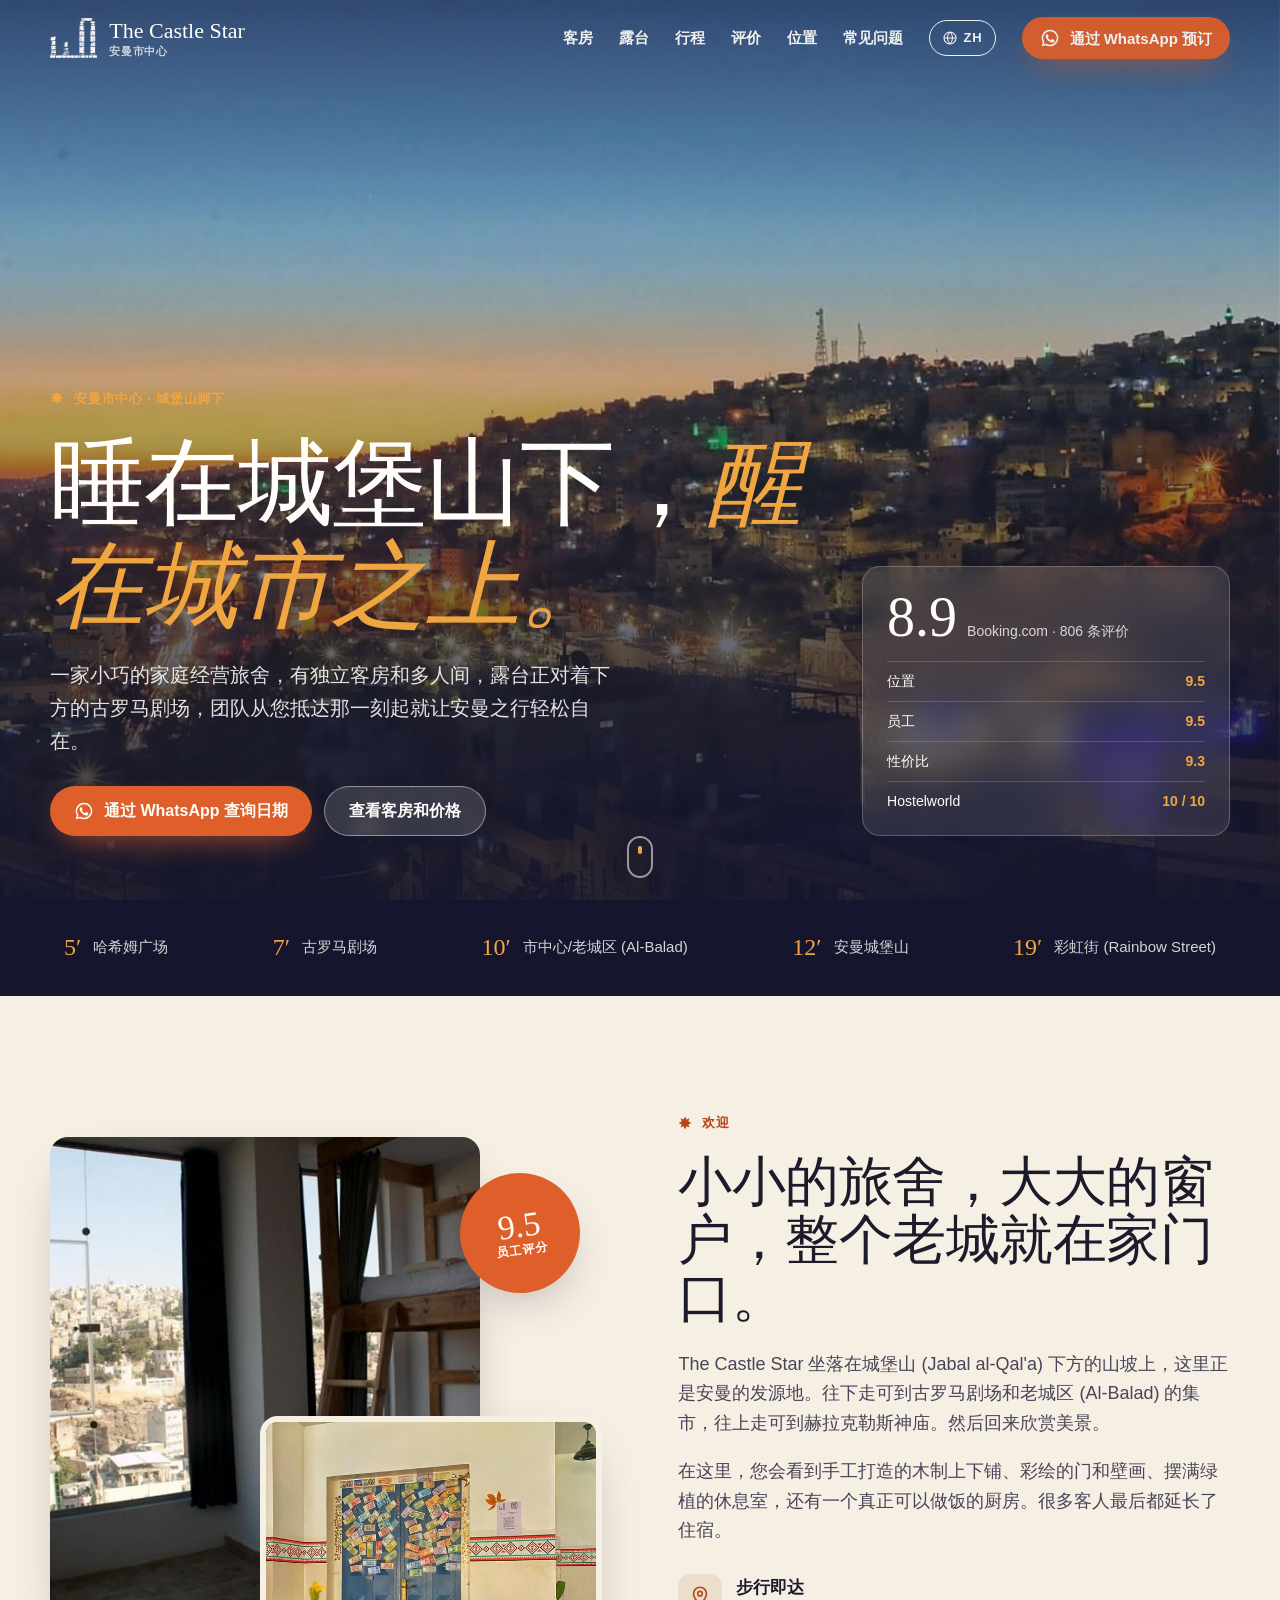
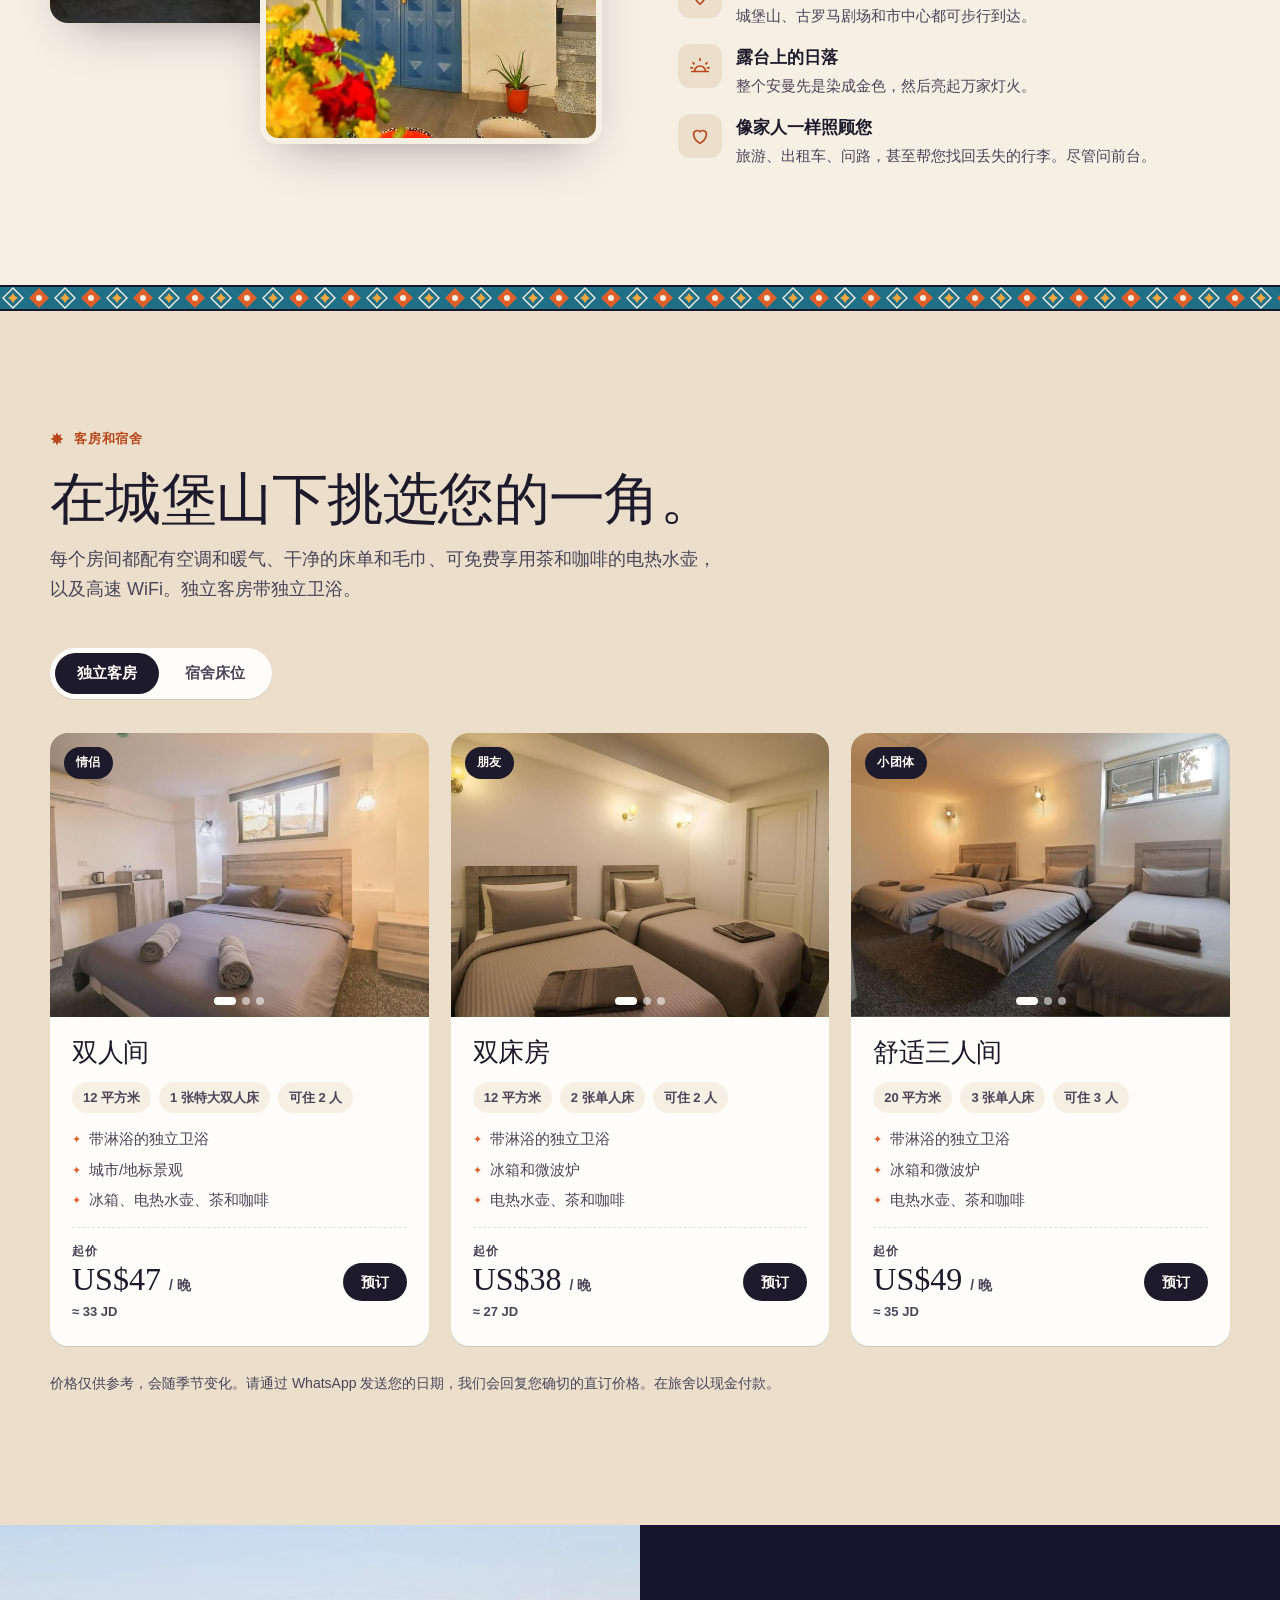
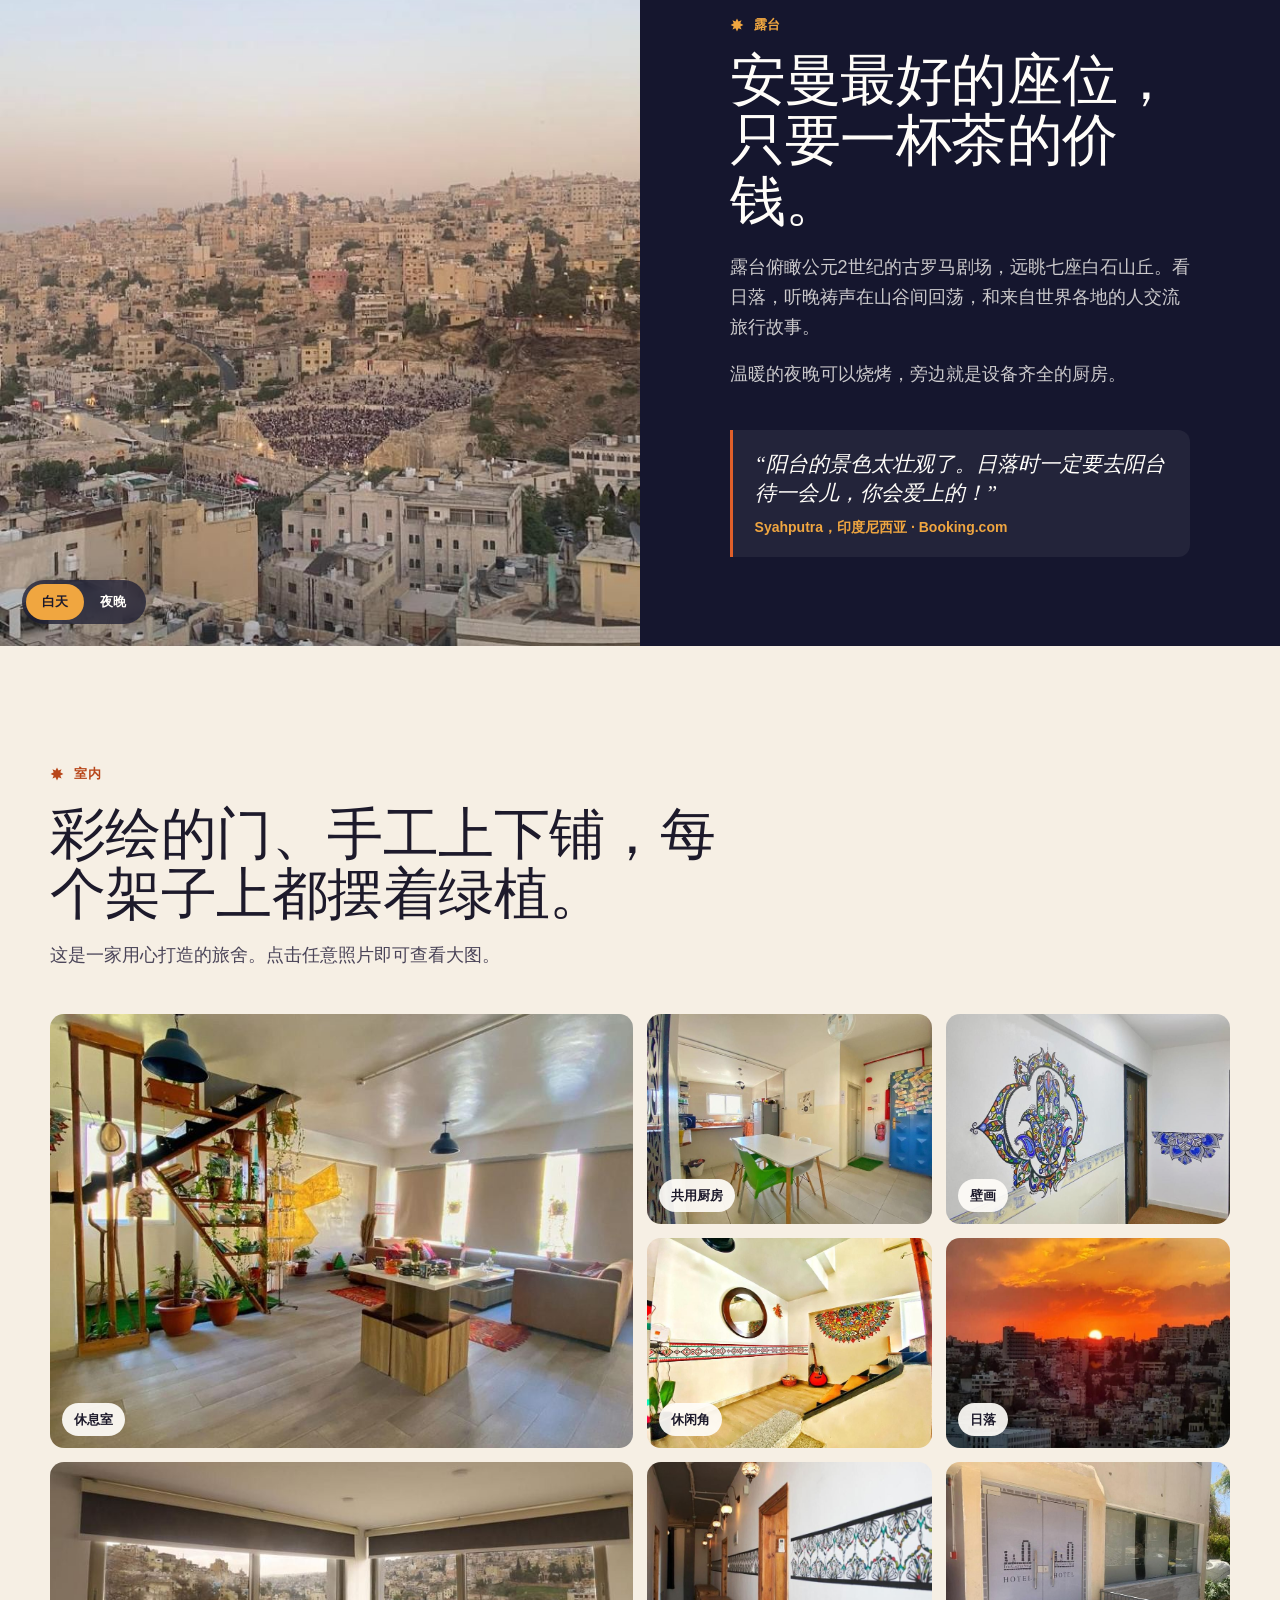
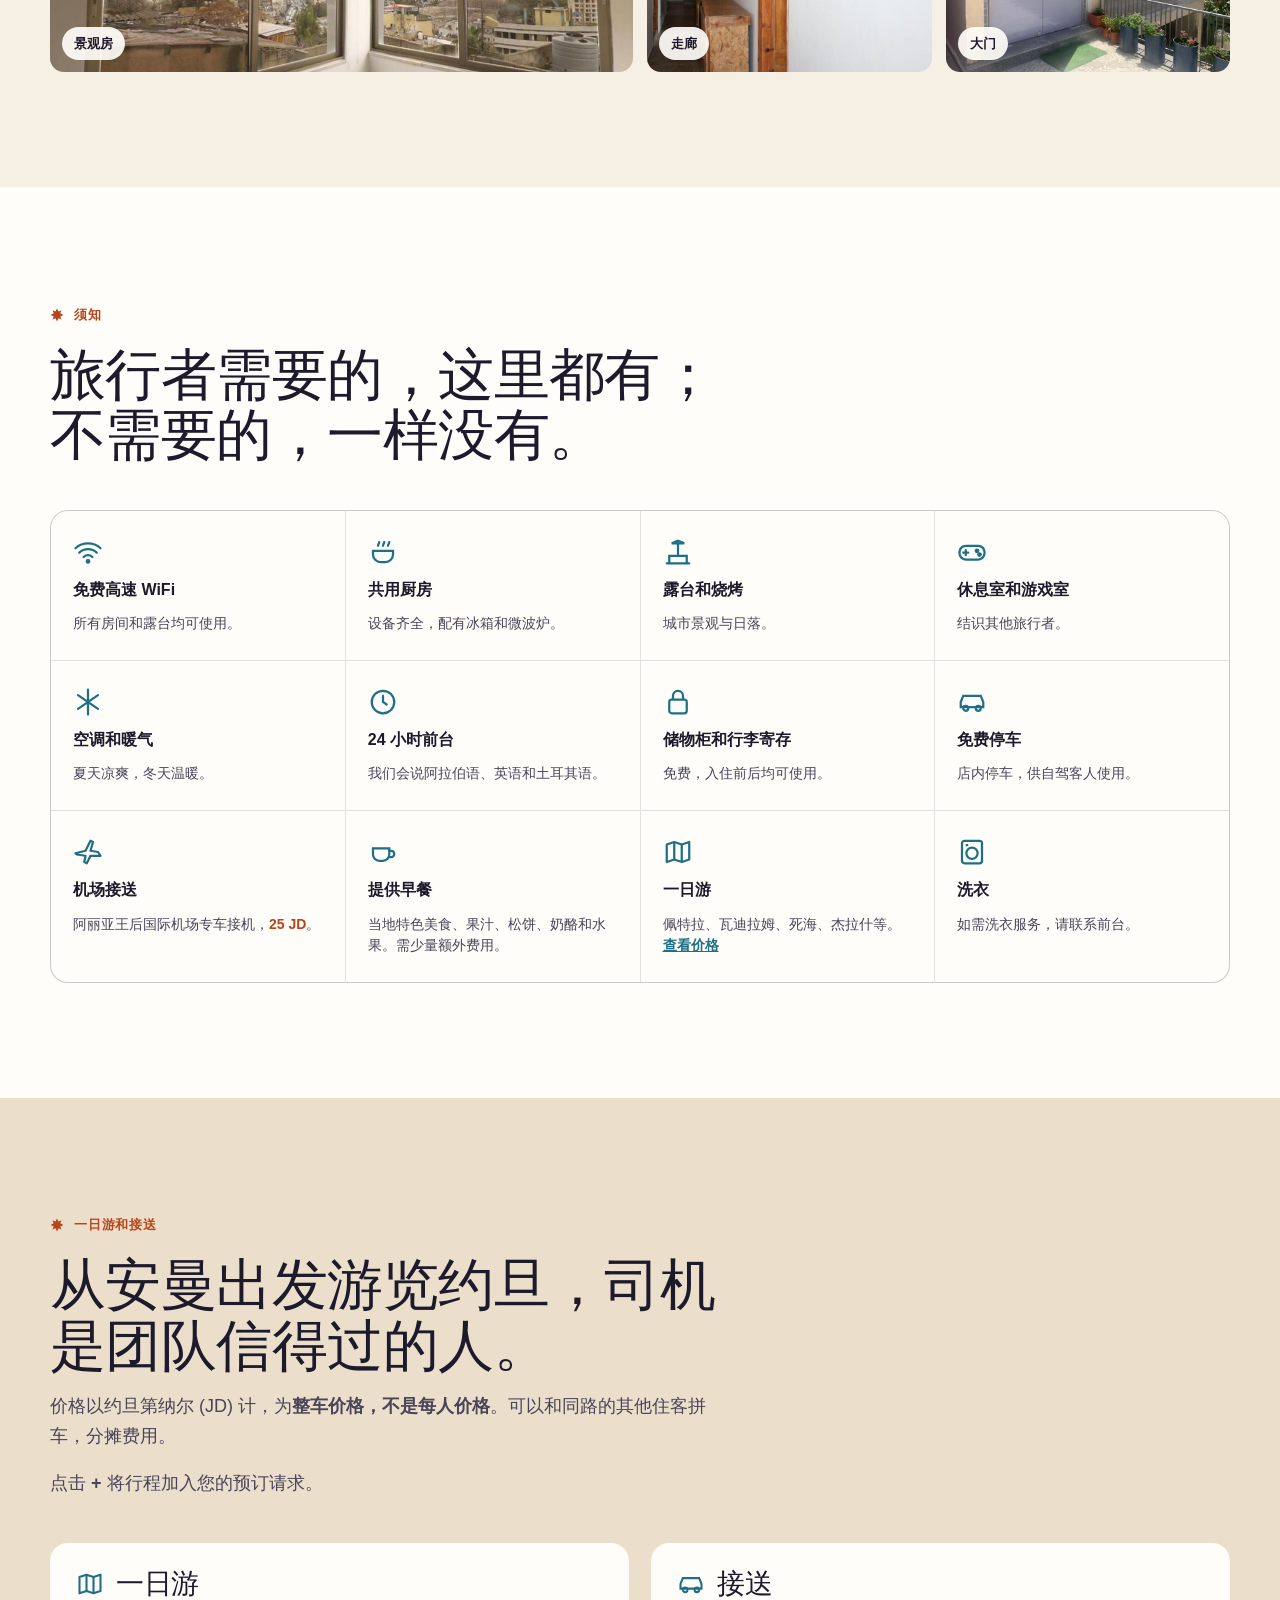
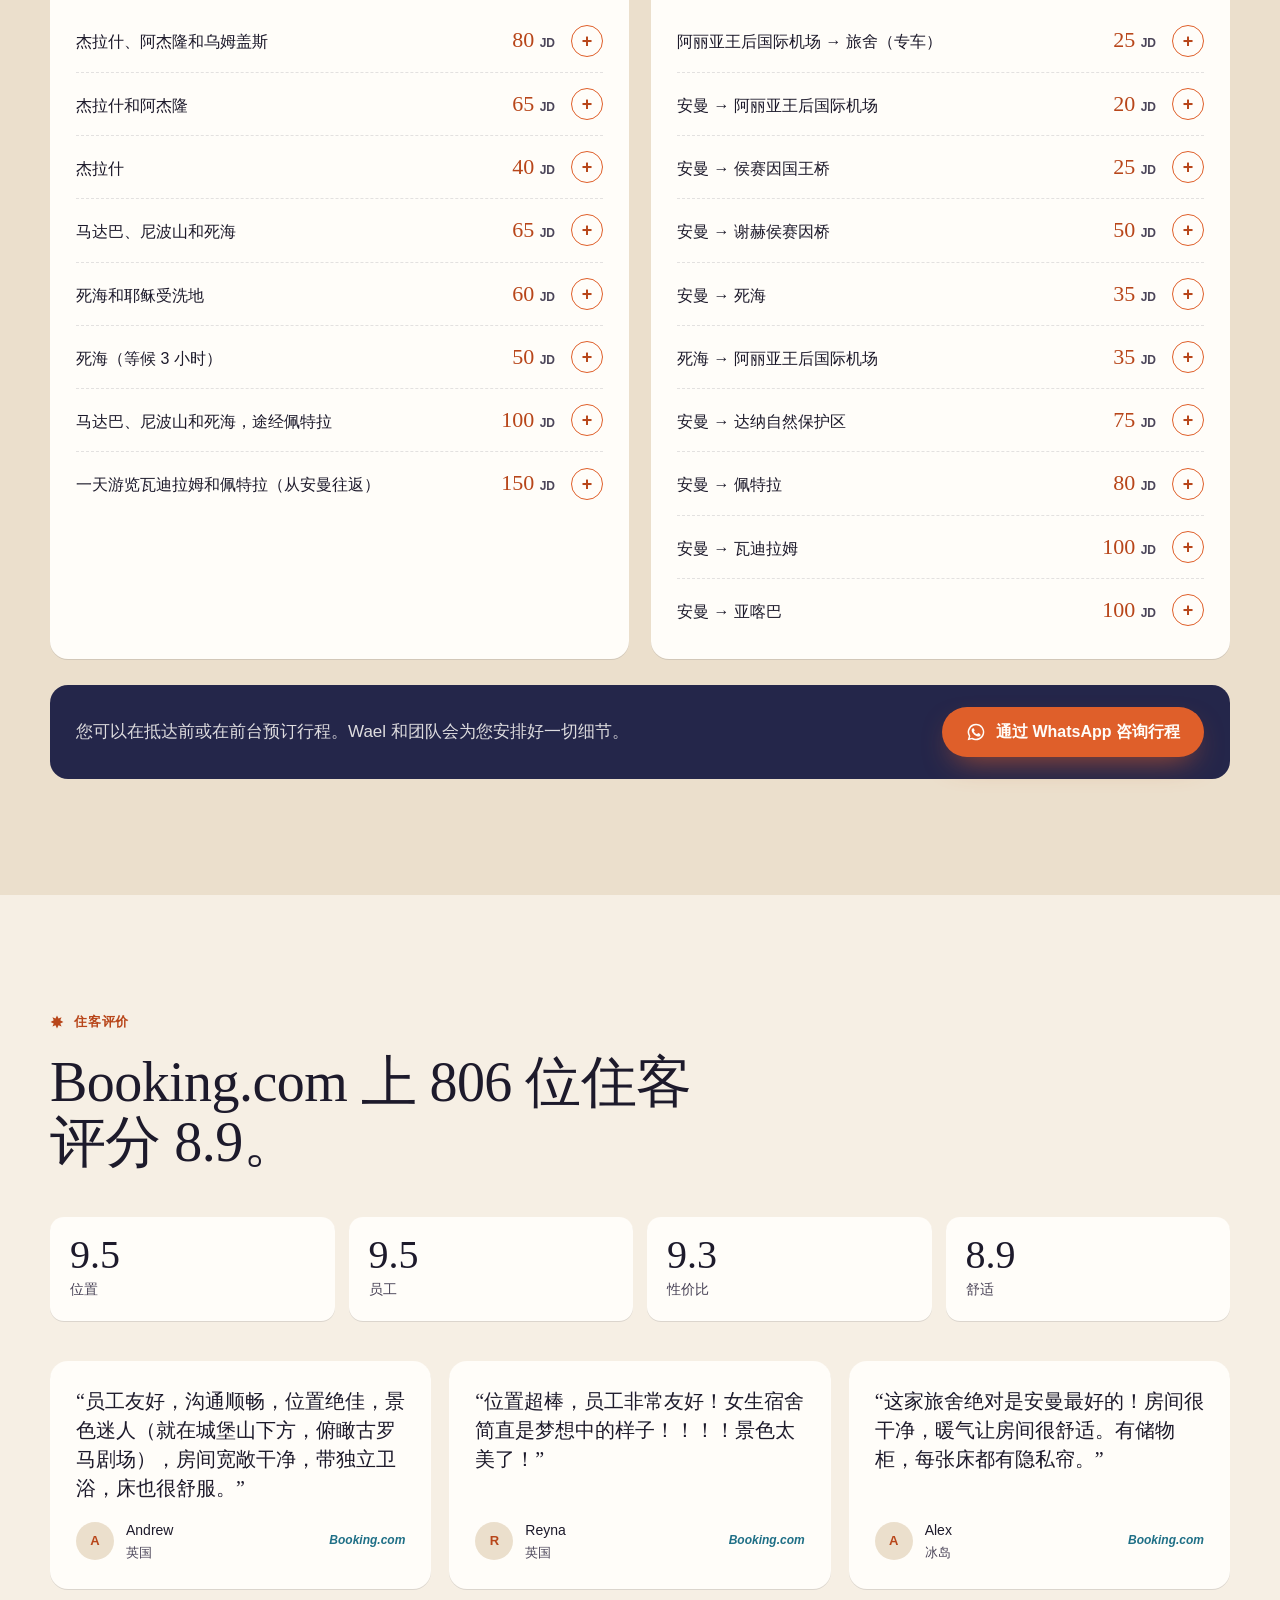
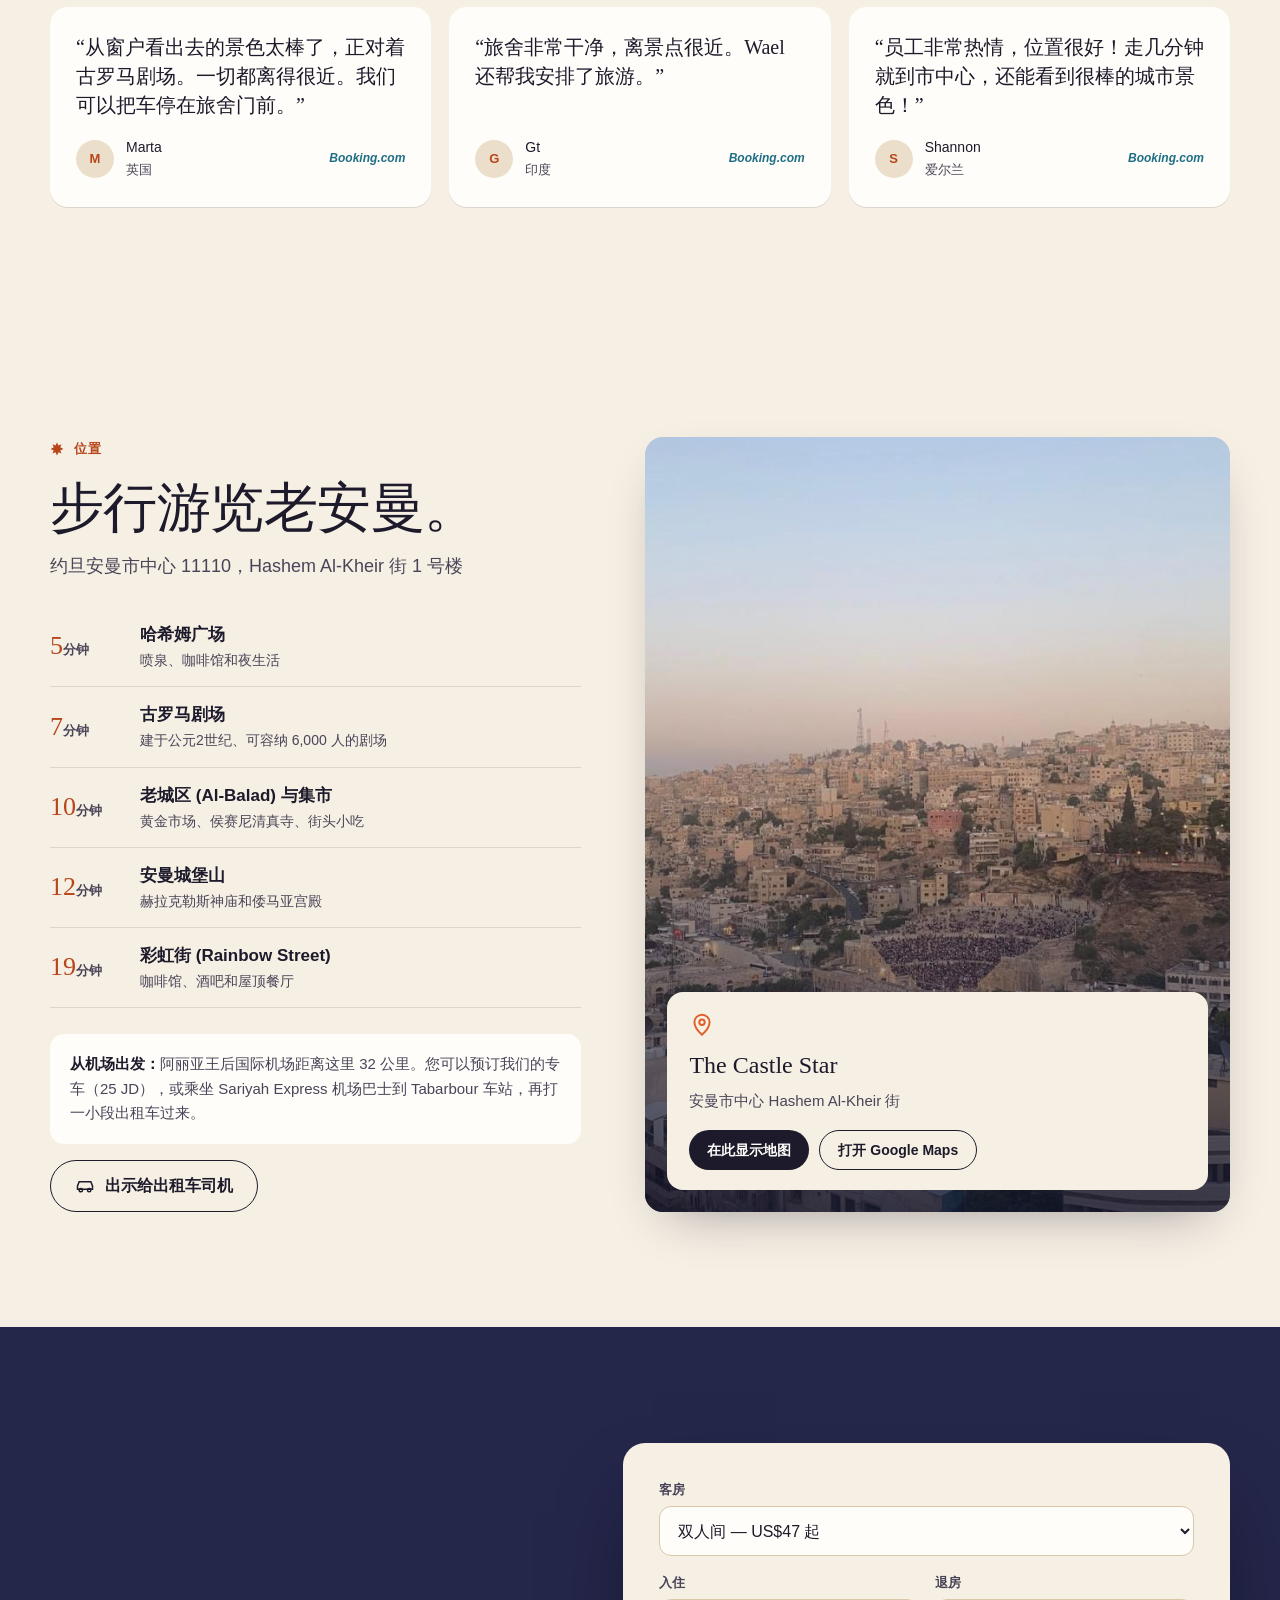
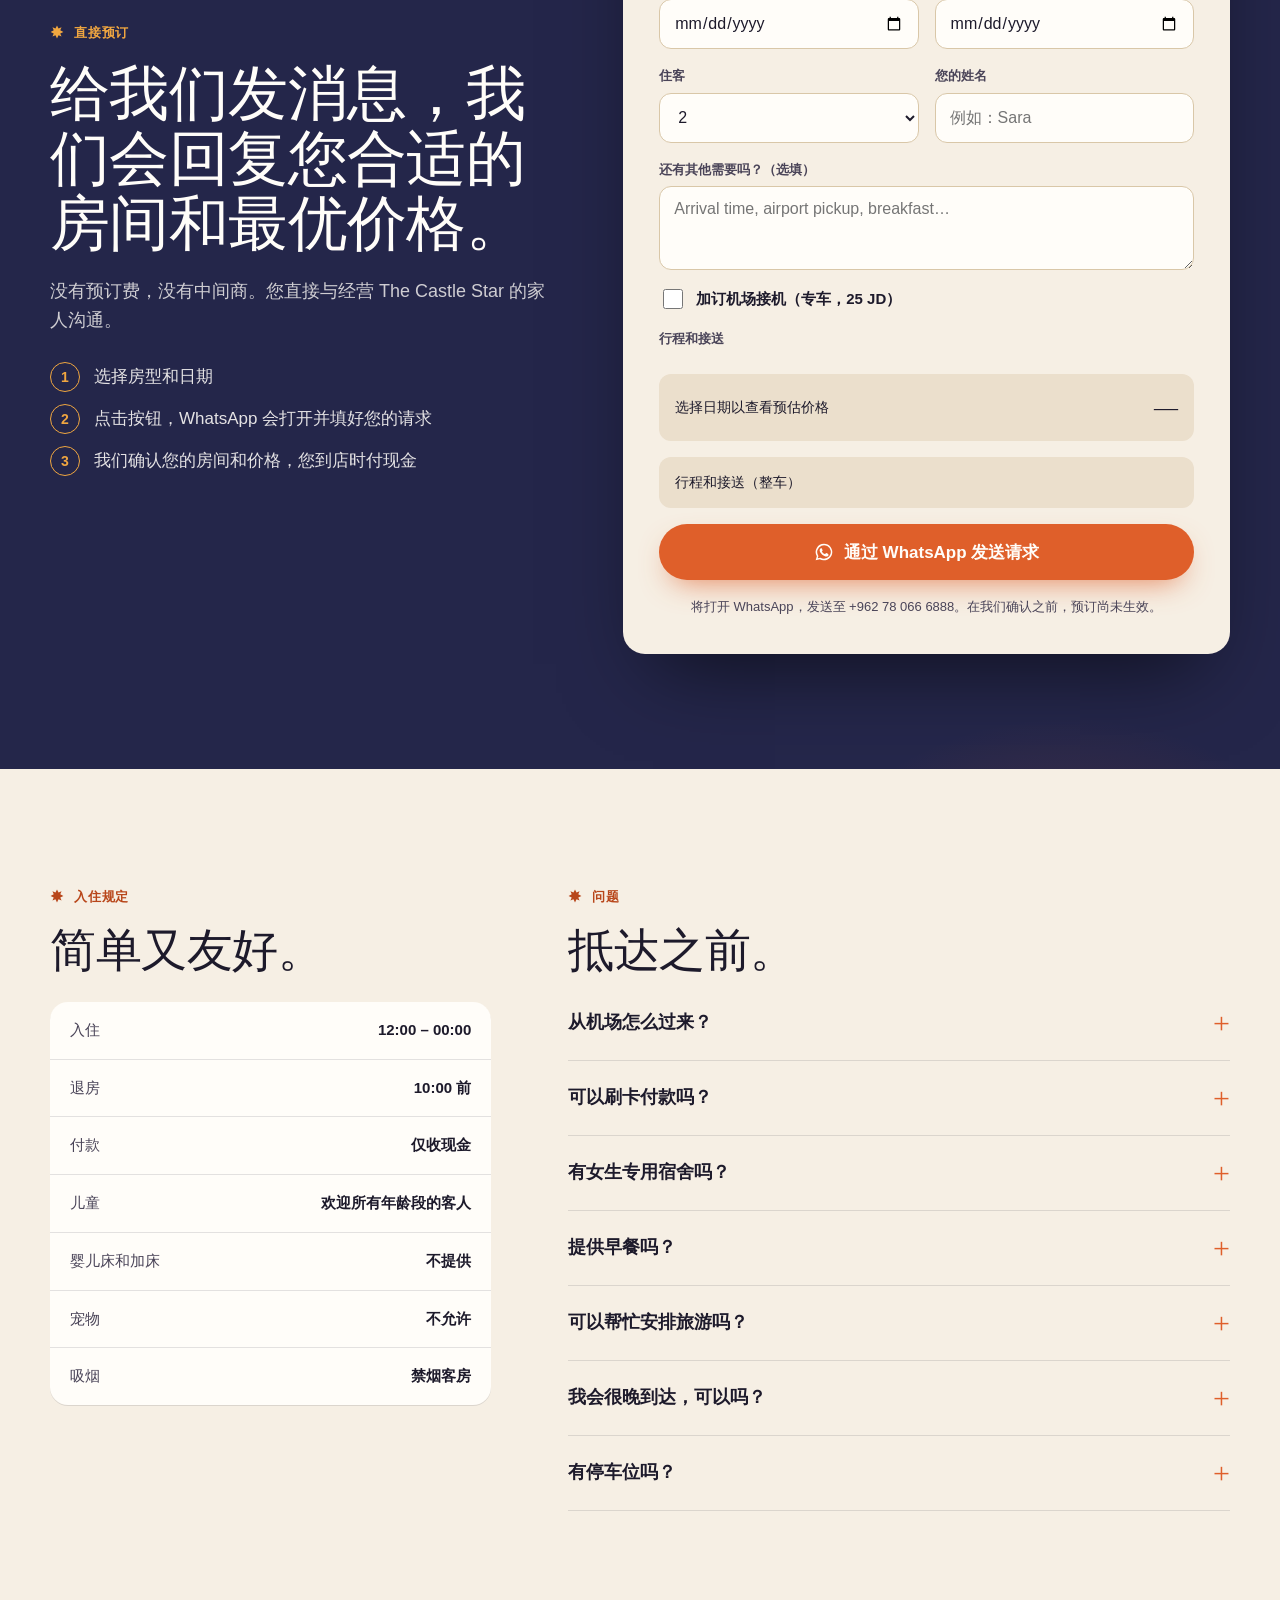
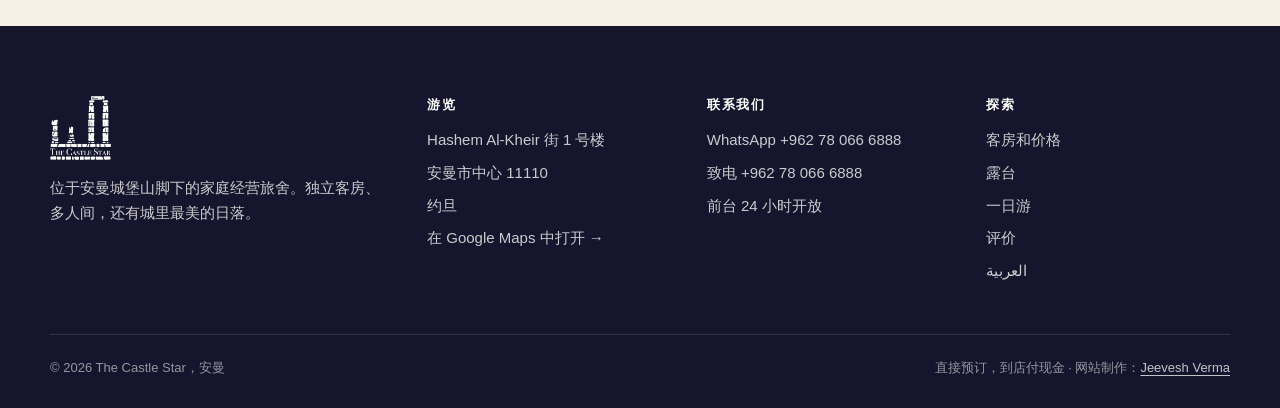
<file: zh/index.html>
<!doctype html>
<html lang="zh-Hans" dir="ltr">
<head>
<meta charset="utf-8">
<meta name="viewport" content="width=device-width, initial-scale=1">
<meta http-equiv="Content-Security-Policy" content="default-src 'self'; script-src 'self'; style-src 'self' 'unsafe-inline'; img-src 'self' data:; font-src 'self'; connect-src 'self'; frame-src https://www.google.com; object-src 'none'; base-uri 'self'; form-action 'none'">
<meta name="referrer" content="strict-origin-when-cross-origin">
<title>The Castle Star — 安曼市中心城堡山脚下的旅舍</title>
<meta name="description" content="位于安曼市中心的家庭经营旅舍，距城堡山和古罗马剧场仅几步之遥。独立客房和多人间、屋顶露台日落美景、共用厨房。通过 WhatsApp 直接预订。">
<meta property="og:title" content="The Castle Star — 安曼市中心">
<meta property="og:description" content="城堡山脚下的独立客房和多人间。屋顶俯瞰古罗马剧场。通过 WhatsApp 直接预订。">
<meta property="og:image" content="https://jeeveshverma.github.io/castlestaramman/assets/img/hero-dusk.jpg">
<meta property="og:url" content="https://jeeveshverma.github.io/castlestaramman/zh/">
<meta property="og:site_name" content="The Castle Star">
<meta property="og:locale" content="zh_CN">
<meta name="twitter:card" content="summary_large_image">
<link rel="alternate" hreflang="en" href="https://jeeveshverma.github.io/castlestaramman/">
<link rel="alternate" hreflang="ar" href="https://jeeveshverma.github.io/castlestaramman/ar/">
<link rel="alternate" hreflang="fr" href="https://jeeveshverma.github.io/castlestaramman/fr/">
<link rel="alternate" hreflang="de" href="https://jeeveshverma.github.io/castlestaramman/de/">
<link rel="alternate" hreflang="it" href="https://jeeveshverma.github.io/castlestaramman/it/">
<link rel="alternate" hreflang="es" href="https://jeeveshverma.github.io/castlestaramman/es/">
<link rel="alternate" hreflang="nl" href="https://jeeveshverma.github.io/castlestaramman/nl/">
<link rel="alternate" hreflang="pl" href="https://jeeveshverma.github.io/castlestaramman/pl/">
<link rel="alternate" hreflang="ru" href="https://jeeveshverma.github.io/castlestaramman/ru/">
<link rel="alternate" hreflang="zh-Hans" href="https://jeeveshverma.github.io/castlestaramman/zh/">
<link rel="alternate" hreflang="ja" href="https://jeeveshverma.github.io/castlestaramman/ja/">
<link rel="alternate" hreflang="ko" href="https://jeeveshverma.github.io/castlestaramman/ko/">
<link rel="alternate" hreflang="x-default" href="https://jeeveshverma.github.io/castlestaramman/">
<link rel="canonical" href="https://jeeveshverma.github.io/castlestaramman/zh/">
<meta property="og:type" content="website">
<meta name="theme-color" content="#15162e">
<link rel="icon" type="image/png" href="../favicon.png">
<link rel="apple-touch-icon" href="../apple-touch-icon.png">


<link rel="preload" as="image" href="../assets/img/hero-dusk-800.jpg" imagesrcset="../assets/img/hero-dusk-800.jpg 800w, ../assets/img/hero-dusk.jpg 1280w" imagesizes="100vw">
<link rel="preload" href="../assets/fonts/fraunces.woff2" as="font" type="font/woff2" crossorigin>
<link rel="stylesheet" href="../assets/css/fonts.css">
<link rel="stylesheet" href="../assets/css/style.css">
<script type="application/ld+json">{"@context": "https://schema.org", "@type": "Hostel", "name": "The Castle Star", "url": "https://jeeveshverma.github.io/castlestaramman/", "image": "https://jeeveshverma.github.io/castlestaramman/assets/img/hero-dusk.jpg", "logo": "https://jeeveshverma.github.io/castlestaramman/assets/img/logo-dark.png", "telephone": "+962 78 066 6888", "address": {"@type": "PostalAddress", "streetAddress": "Building 1, Hashem Al-Kheir St.", "addressLocality": "Amman", "postalCode": "11110", "addressCountry": "JO"}, "checkinTime": "12:00", "checkoutTime": "10:00", "priceRange": "US$16–49", "currenciesAccepted": "JOD, USD", "paymentAccepted": "Cash", "availableLanguage": ["Arabic", "English", "Turkish"], "petsAllowed": false, "aggregateRating": {"@type": "AggregateRating", "ratingValue": "8.9", "bestRating": "10", "reviewCount": "806"}, "amenityFeature": [{"@type": "LocationFeatureSpecification", "name": "Free WiFi", "value": true}, {"@type": "LocationFeatureSpecification", "name": "免费停车", "value": true}, {"@type": "LocationFeatureSpecification", "name": "共用厨房", "value": true}, {"@type": "LocationFeatureSpecification", "name": "露台", "value": true}]}</script>
</head>
<body data-t-photo="照片">
<a class="skip" href="#main">跳到主要内容</a>

<svg width="0" height="0" style="position:absolute" aria-hidden="true">
  <symbol id="i-star" viewBox="0 0 24 24"><path fill="currentColor" d="M12 1l2.6 5.2 5.2-2.2-2.2 5.2L23 12l-5.4 2.6 2.2 5.2-5.2-2.2L12 23l-2.6-5.4-5.2 2.2 2.2-5.2L1 12l5.4-2.8-2.2-5.2 5.2 2.2z"/></symbol>
  <symbol id="i-wa" viewBox="0 0 24 24"><path fill="currentColor" d="M12 2a10 10 0 0 0-8.6 15.1L2 22l5-1.3A10 10 0 1 0 12 2zm0 18.2a8.2 8.2 0 0 1-4.2-1.2l-.3-.2-3 .8.8-2.9-.2-.3A8.2 8.2 0 1 1 12 20.2zm4.5-6.1c-.2-.1-1.5-.7-1.7-.8s-.4-.1-.6.1-.7.8-.8 1-.3.2-.5.1a6.7 6.7 0 0 1-3.3-2.9c-.3-.4.2-.4.7-1.4.1-.2 0-.3 0-.4l-.8-1.8c-.2-.5-.4-.4-.6-.4h-.5a1 1 0 0 0-.7.3 3 3 0 0 0-.9 2.2 5.2 5.2 0 0 0 1.1 2.7 11.8 11.8 0 0 0 4.5 4c1.7.7 2.3.8 3.1.6a2.7 2.7 0 0 0 1.8-1.2 2.2 2.2 0 0 0 .1-1.3c0-.1-.2-.2-.4-.3z"/></symbol>
  <symbol id="i-menu" viewBox="0 0 24 24"><path stroke="currentColor" stroke-width="2" stroke-linecap="round" d="M4 7h16M4 12h16M4 17h16"/></symbol>
  <symbol id="i-pin" viewBox="0 0 24 24"><path fill="none" stroke="currentColor" stroke-width="1.8" d="M12 21s7-6.2 7-11.5A7 7 0 0 0 5 9.5C5 14.8 12 21 12 21z"/><circle cx="12" cy="9.5" r="2.5" fill="none" stroke="currentColor" stroke-width="1.8"/></symbol>
  <symbol id="i-sun" viewBox="0 0 24 24"><g fill="none" stroke="currentColor" stroke-width="1.8" stroke-linecap="round"><path d="M3 18h18M6 18a6 6 0 0 1 12 0"/><path d="M12 6V4M5.6 9.6 4.2 8.2M18.4 9.6l1.4-1.4M2 14h2M20 14h2"/></g></symbol>
  <symbol id="i-heart" viewBox="0 0 24 24"><path fill="none" stroke="currentColor" stroke-width="1.8" d="M12 20s-7-4.4-7-10a4 4 0 0 1 7-2.6A4 4 0 0 1 19 10c0 5.6-7 10-7 10z"/></symbol>
  <symbol id="i-wifi" viewBox="0 0 24 24"><g fill="none" stroke="currentColor" stroke-width="1.8" stroke-linecap="round"><path d="M2 9a15 15 0 0 1 20 0M5 12.5a10 10 0 0 1 14 0M8.5 16a5 5 0 0 1 7 0"/><circle cx="12" cy="19.5" r="1" fill="currentColor"/></g></symbol>
  <symbol id="i-kitchen" viewBox="0 0 24 24"><g fill="none" stroke="currentColor" stroke-width="1.8" stroke-linecap="round"><path d="M4 11h16v3a6 6 0 0 1-6 6h-4a6 6 0 0 1-6-6z"/><path d="M8 7c0-1.5 1-1.5 1-3M12 7c0-1.5 1-1.5 1-3M16 7c0-1.5 1-1.5 1-3"/></g></symbol>
  <symbol id="i-terrace" viewBox="0 0 24 24"><g fill="none" stroke="currentColor" stroke-width="1.8" stroke-linecap="round"><path d="M3 21h18M5 21v-6h14v6M12 15V5M7 5h10l-5-2z"/></g></symbol>
  <symbol id="i-game" viewBox="0 0 24 24"><g fill="none" stroke="currentColor" stroke-width="1.8" stroke-linecap="round"><rect x="2" y="7" width="20" height="11" rx="5"/><path d="M7 10.5v4M5 12.5h4"/><circle cx="16" cy="11" r="1" fill="currentColor"/><circle cx="18" cy="14" r="1" fill="currentColor"/></g></symbol>
  <symbol id="i-snow" viewBox="0 0 24 24"><g fill="none" stroke="currentColor" stroke-width="1.8" stroke-linecap="round"><path d="M12 2v20M4 6.5l16 11M20 6.5l-16 11"/></g></symbol>
  <symbol id="i-desk" viewBox="0 0 24 24"><g fill="none" stroke="currentColor" stroke-width="1.8" stroke-linecap="round"><circle cx="12" cy="12" r="9"/><path d="M12 7v5l3 2"/></g></symbol>
  <symbol id="i-lock" viewBox="0 0 24 24"><g fill="none" stroke="currentColor" stroke-width="1.8"><rect x="5" y="10" width="14" height="11" rx="2"/><path d="M8 10V7a4 4 0 0 1 8 0v3"/></g></symbol>
  <symbol id="i-car" viewBox="0 0 24 24"><g fill="none" stroke="currentColor" stroke-width="1.8" stroke-linecap="round"><path d="M3 16v-4l2-5h14l2 5v4z"/><circle cx="7" cy="17" r="2"/><circle cx="17" cy="17" r="2"/></g></symbol>
  <symbol id="i-plane" viewBox="0 0 24 24"><path fill="none" stroke="currentColor" stroke-width="1.8" stroke-linejoin="round" d="M2 13l8-2 4-8 2 1-2 7 6 1 2 3-8 0-3 6-2-1 1-5-7-1z"/></symbol>
  <symbol id="i-map" viewBox="0 0 24 24"><g fill="none" stroke="currentColor" stroke-width="1.8" stroke-linejoin="round"><path d="M3 6l6-2 6 2 6-2v14l-6 2-6-2-6 2z"/><path d="M9 4v14M15 6v14"/></g></symbol>
  <symbol id="i-cup" viewBox="0 0 24 24"><g fill="none" stroke="currentColor" stroke-width="1.8" stroke-linecap="round"><path d="M4 9h13v5a5 5 0 0 1-5 5H9a5 5 0 0 1-5-5z"/><path d="M17 11h1.5a2.5 2.5 0 0 1 0 5H17"/></g></symbol>
  <symbol id="i-wash" viewBox="0 0 24 24"><g fill="none" stroke="currentColor" stroke-width="1.8"><rect x="4" y="3" width="16" height="18" rx="2"/><circle cx="12" cy="13" r="4.5"/><path d="M7 6.5h2"/></g></symbol>
  <symbol id="i-bike" viewBox="0 0 24 24"><g fill="none" stroke="currentColor" stroke-width="1.8" stroke-linecap="round"><circle cx="5.5" cy="16" r="3.5"/><circle cx="18.5" cy="16" r="3.5"/><path d="M5.5 16 9 9h6l3.5 7M9 9l3 7h-2M14 6h2"/></g></symbol>
  <symbol id="i-coin" viewBox="0 0 24 24"><g fill="none" stroke="currentColor" stroke-width="1.8"><circle cx="12" cy="12" r="9"/><path d="M15 9.5c-.5-1-1.6-1.5-3-1.5-1.7 0-3 .8-3 2s1.3 1.7 3 2 3 .8 3 2-1.3 2-3 2c-1.4 0-2.5-.5-3-1.5M12 6v12" stroke-linecap="round"/></g></symbol>
</svg>

<header class="site-header" id="top">
  <div class="wrap">
    <a class="brand" href="#top" aria-label="The Castle Star — 首页">
      <img class="logo-light" src="../assets/img/mark-light.png" alt="" width="47" height="40">
      <img class="logo-dark" src="../assets/img/mark-dark.png" alt="" width="47" height="40">
      <span class="wordmark">The Castle Star<small>安曼市中心</small></span>
    </a>
    <nav class="nav" id="nav" aria-label="主导航">
      <a href="#rooms">客房</a>
      <a href="#rooftop">露台</a>
      <a href="#trips">行程</a>
      <a href="#reviews">评价</a>
      <a href="#location">位置</a>
      <a href="#faq">常见问题</a>
      <!--langs--><details class="langs" translate="no"><summary aria-label="Language: 简体中文"><svg viewBox="0 0 24 24" aria-hidden="true"><path fill="none" stroke="currentColor" stroke-width="1.6" d="M12 3a9 9 0 1 0 0 18 9 9 0 0 0 0-18zm-9 9h18M12 3c2.5 2.6 3.8 5.6 3.8 9s-1.3 6.4-3.8 9c-2.5-2.6-3.8-5.6-3.8-9S9.5 5.6 12 3z"/></svg>ZH</summary><ul><li><a href="../" hreflang="en" lang="en">English</a></li><li><a href="../ar/" hreflang="ar" lang="ar">العربية</a></li><li><a href="../fr/" hreflang="fr" lang="fr">Français</a></li><li><a href="../de/" hreflang="de" lang="de">Deutsch</a></li><li><a href="../it/" hreflang="it" lang="it">Italiano</a></li><li><a href="../es/" hreflang="es" lang="es">Español</a></li><li><a href="../nl/" hreflang="nl" lang="nl">Nederlands</a></li><li><a href="../pl/" hreflang="pl" lang="pl">Polski</a></li><li><a href="../ru/" hreflang="ru" lang="ru">Русский</a></li><li><a href="../zh/" hreflang="zh-Hans" lang="zh-Hans" aria-current="true">简体中文</a></li><li><a href="../ja/" hreflang="ja" lang="ja">日本語</a></li><li><a href="../ko/" hreflang="ko" lang="ko">한국어</a></li></ul></details><!--/langs-->
      <a class="btn btn-wa" href="#book"><svg><use href="#i-wa"/></svg>通过 WhatsApp 预订</a>
    </nav>
    <button class="menu-toggle" aria-label="打开菜单" aria-expanded="false" aria-controls="nav"><svg><use href="#i-menu"/></svg></button>
  </div>
</header>

<main id="main">
<!-- ============ HERO ============ -->
<section class="hero">
  <div class="hero-media"><img src="../assets/img/hero-dusk.jpg" alt="从 The Castle Star 眺望黄昏中的安曼，下方的古罗马剧场已亮起灯光" fetchpriority="high" width="1280" height="852" srcset="../assets/img/hero-dusk-800.jpg 800w, ../assets/img/hero-dusk.jpg 1280w" sizes="100vw"></div>
  <div class="wrap hero-inner">
    <div>
      <span class="eyebrow"><svg><use href="#i-star"/></svg>安曼市中心 · 城堡山脚下</span>
      <h1>睡在城堡山下，<em>醒在城市之上。</em></h1>
      <p class="hero-lead">一家小巧的家庭经营旅舍，有独立客房和多人间，露台正对着下方的古罗马剧场，团队从您抵达那一刻起就让安曼之行轻松自在。</p>
      <div class="hero-ctas">
        <a class="btn btn-wa" href="#book"><svg><use href="#i-wa"/></svg>通过 WhatsApp 查询日期</a>
        <a class="btn btn-ghost" href="#rooms">查看客房和价格</a>
      </div>
    </div>
    <aside class="hero-card" aria-label="住客评分">
      <div class="score"><b>8.9</b><span>Booking.com · 806 条评价</span></div>
      <ul>
        <li>位置 <b>9.5</b></li>
        <li>员工 <b>9.5</b></li>
        <li>性价比 <b>9.3</b></li>
        <li>Hostelworld <b>10 / 10</b></li>
      </ul>
    </aside>
  </div>
  <a class="hero-cue" href="#rooms" aria-label="向下滚动"></a>
</section>

<!-- ============ DISTANCE RIBBON ============ -->
<div class="ribbon" aria-label="步行距离">
  <div class="wrap">
    <ul>
      <li><b>5′</b><span>哈希姆广场</span></li>
      <li><b>7′</b><span>古罗马剧场</span></li>
      <li><b>10′</b><span>市中心/老城区 (Al-Balad)</span></li>
      <li><b>12′</b><span>安曼城堡山</span></li>
      <li><b>19′</b><span>彩虹街 (Rainbow Street)</span></li>
    </ul>
  </div>
</div>

<!-- ============ STORY ============ -->
<section class="section">
  <div class="wrap story">
    <div class="story-photos reveal">
      <figure class="p1"><img src="../assets/img/dorm-window.jpg" alt="有大窗户、可俯瞰安曼的宿舍" loading="lazy" width="1280" height="852" srcset="../assets/img/dorm-window-800.jpg 800w, ../assets/img/dorm-window.jpg 1280w" sizes="(max-width: 640px) 100vw, (max-width: 1080px) 50vw, 33vw"></figure>
      <figure class="p2"><img src="../assets/img/blue-door.jpg" alt="The Castle Star 内手绘的蓝色门" loading="lazy" width="1173" height="900" srcset="../assets/img/blue-door-800.jpg 800w, ../assets/img/blue-door.jpg 1173w" sizes="(max-width: 640px) 100vw, (max-width: 1080px) 50vw, 33vw"></figure>
      <div class="stamp"><span><b>9.5</b>员工评分</span></div>
    </div>
    <div class="story-text reveal">
      <span class="eyebrow"><svg><use href="#i-star"/></svg>欢迎</span>
      <h2>小小的旅舍，大大的窗户，整个老城就在家门口。</h2>
      <p>The Castle Star 坐落在城堡山 (Jabal al-Qal'a) 下方的山坡上，这里正是安曼的发源地。往下走可到古罗马剧场和老城区 (Al-Balad) 的集市，往上走可到赫拉克勒斯神庙。然后回来欣赏美景。</p>
      <p>在这里，您会看到手工打造的木制上下铺、彩绘的门和壁画、摆满绿植的休息室，还有一个真正可以做饭的厨房。很多客人最后都延长了住宿。</p>
      <ul class="story-points">
        <li><span class="ico"><svg><use href="#i-pin"/></svg></span><div><b>步行即达</b><span>城堡山、古罗马剧场和市中心都可步行到达。</span></div></li>
        <li><span class="ico"><svg><use href="#i-sun"/></svg></span><div><b>露台上的日落</b><span>整个安曼先是染成金色，然后亮起万家灯火。</span></div></li>
        <li><span class="ico"><svg><use href="#i-heart"/></svg></span><div><b>像家人一样照顾您</b><span>旅游、出租车、问路，甚至帮您找回丢失的行李。尽管问前台。</span></div></li>
      </ul>
    </div>
  </div>
</section>

<div class="tileband" aria-hidden="true"></div>

<!-- ============ ROOMS ============ -->
<section class="section rooms" id="rooms">
  <div class="wrap">
    <div class="section-head reveal">
      <span class="eyebrow"><svg><use href="#i-star"/></svg>客房和宿舍</span>
      <h2>在城堡山下挑选您的一角。</h2>
      <p>每个房间都配有空调和暖气、干净的床单和毛巾、可免费享用茶和咖啡的电热水壶，以及高速 WiFi。独立客房带独立卫浴。</p>
    </div>

    <div class="room-tabs" role="tablist" aria-label="房型">
      <button role="tab" aria-selected="true" aria-controls="tab-private" id="t-private">独立客房</button>
      <button role="tab" aria-selected="false" aria-controls="tab-dorms" id="t-dorms">宿舍床位</button>
    </div>

    <div class="room-grid" id="tab-private" role="tabpanel" aria-labelledby="t-private">
      <article class="room reveal" data-room="Double Room">
        <div class="room-gallery">
          <img class="on" src="../assets/img/double-1.jpg" alt="配有大床和城市景观窗的双人间" loading="lazy" width="1248" height="832" srcset="../assets/img/double-1-800.jpg 800w, ../assets/img/double-1.jpg 1248w" sizes="(max-width: 640px) 100vw, (max-width: 1080px) 50vw, 33vw">
          <img src="../assets/img/double-2.jpg" alt="带步入式淋浴的双人间" loading="lazy" width="1280" height="853" srcset="../assets/img/double-2-800.jpg 800w, ../assets/img/double-2.jpg 1280w" sizes="(max-width: 640px) 100vw, (max-width: 1080px) 50vw, 33vw">
          <img src="../assets/img/double-3.jpg" alt="双人间和独立卫浴" loading="lazy" width="1200" height="900" srcset="../assets/img/double-3-800.jpg 800w, ../assets/img/double-3.jpg 1200w" sizes="(max-width: 640px) 100vw, (max-width: 1080px) 50vw, 33vw">
          <span class="tag">情侣</span>
        </div>
        <div class="room-body">
          <h3>双人间</h3>
          <div class="room-meta"><span>12 平方米</span><span>1 张特大双人床</span><span>可住 2 人</span></div>
          <ul><li>带淋浴的独立卫浴</li><li>城市/地标景观</li><li>冰箱、电热水壶、茶和咖啡</li></ul>
          <div class="room-foot">
            <div class="price"><small>起价</small><b>US$47 <sub>/ 晚</sub></b><em class="jd">≈ 33 JD</em></div>
            <a class="btn btn-dark" href="#book" data-pick="Double Room">预订</a>
          </div>
        </div>
      </article>

      <article class="room reveal" data-room="Twin Room">
        <div class="room-gallery">
          <img class="on" src="../assets/img/twin-1.jpg" alt="配有两张单人床的双床房" loading="lazy" width="1280" height="853" srcset="../assets/img/twin-1-800.jpg 800w, ../assets/img/twin-1.jpg 1280w" sizes="(max-width: 640px) 100vw, (max-width: 1080px) 50vw, 33vw">
          <img src="../assets/img/twin-2.jpg" alt="双床房内景" loading="lazy" width="1280" height="853" srcset="../assets/img/twin-2-800.jpg 800w, ../assets/img/twin-2.jpg 1280w" sizes="(max-width: 640px) 100vw, (max-width: 1080px) 50vw, 33vw">
          <img src="../assets/img/twin-3.jpg" alt="带玻璃淋浴间的独立卫浴" loading="lazy" width="1280" height="853" srcset="../assets/img/twin-3-800.jpg 800w, ../assets/img/twin-3.jpg 1280w" sizes="(max-width: 640px) 100vw, (max-width: 1080px) 50vw, 33vw">
          <span class="tag">朋友</span>
        </div>
        <div class="room-body">
          <h3>双床房</h3>
          <div class="room-meta"><span>12 平方米</span><span>2 张单人床</span><span>可住 2 人</span></div>
          <ul><li>带淋浴的独立卫浴</li><li>冰箱和微波炉</li><li>电热水壶、茶和咖啡</li></ul>
          <div class="room-foot">
            <div class="price"><small>起价</small><b>US$38 <sub>/ 晚</sub></b><em class="jd">≈ 27 JD</em></div>
            <a class="btn btn-dark" href="#book" data-pick="Twin Room">预订</a>
          </div>
        </div>
      </article>

      <article class="room reveal" data-room="Comfort Triple Room">
        <div class="room-gallery">
          <img class="on" src="../assets/img/triple-1.jpg" alt="配有三张单人床的舒适三人间" loading="lazy" width="1248" height="832" srcset="../assets/img/triple-1-800.jpg 800w, ../assets/img/triple-1.jpg 1248w" sizes="(max-width: 640px) 100vw, (max-width: 1080px) 50vw, 33vw">
          <img src="../assets/img/triple-2.jpg" alt="带窗户的三人间" loading="lazy" width="1280" height="853" srcset="../assets/img/triple-2-800.jpg 800w, ../assets/img/triple-2.jpg 1280w" sizes="(max-width: 640px) 100vw, (max-width: 1080px) 50vw, 33vw">
          <img src="../assets/img/triple-3.jpg" alt="三人间卫浴" loading="lazy" width="1280" height="853" srcset="../assets/img/triple-3-800.jpg 800w, ../assets/img/triple-3.jpg 1280w" sizes="(max-width: 640px) 100vw, (max-width: 1080px) 50vw, 33vw">
          <span class="tag">小团体</span>
        </div>
        <div class="room-body">
          <h3>舒适三人间</h3>
          <div class="room-meta"><span>20 平方米</span><span>3 张单人床</span><span>可住 3 人</span></div>
          <ul><li>带淋浴的独立卫浴</li><li>冰箱和微波炉</li><li>电热水壶、茶和咖啡</li></ul>
          <div class="room-foot">
            <div class="price"><small>起价</small><b>US$49 <sub>/ 晚</sub></b><em class="jd">≈ 35 JD</em></div>
            <a class="btn btn-dark" href="#book" data-pick="Comfort Triple Room">预订</a>
          </div>
        </div>
      </article>
    </div>

    <div class="room-grid two" id="tab-dorms" role="tabpanel" aria-labelledby="t-dorms" hidden>
      <article class="room" data-room="Bed in 6-Bed Female Dorm">
        <div class="room-gallery">
          <img class="on" src="../assets/img/female-1.jpg" alt="配有木制上下铺和隐私帘的女生宿舍" loading="lazy" width="1280" height="852" srcset="../assets/img/female-1-800.jpg 800w, ../assets/img/female-1.jpg 1280w" sizes="(max-width: 640px) 100vw, (max-width: 1080px) 50vw, 33vw">
          <img src="../assets/img/female-2.jpg" alt="女生宿舍上下铺" loading="lazy" width="1280" height="852" srcset="../assets/img/female-2-800.jpg 800w, ../assets/img/female-2.jpg 1280w" sizes="(max-width: 640px) 100vw, (max-width: 1080px) 50vw, 33vw">
          <img src="../assets/img/female-3.jpg" alt="望向城堡山的宿舍窗户" loading="lazy" width="1280" height="852" srcset="../assets/img/female-3-800.jpg 800w, ../assets/img/female-3.jpg 1280w" sizes="(max-width: 640px) 100vw, (max-width: 1080px) 50vw, 33vw">
          <span class="tag female">女生专用</span>
        </div>
        <div class="room-body">
          <h3>6 人女生宿舍</h3>
          <div class="room-meta"><span>20 平方米</span><span>上下铺</span><span>每床价格</span></div>
          <ul><li>每张床都有隐私帘</li><li>个人储物柜</li><li>城市与地标景观</li></ul>
          <div class="room-foot">
            <div class="price"><small>起价</small><b>US$16 <sub>/ 床</sub></b><em class="jd">≈ 11 JD</em></div>
            <a class="btn btn-dark" href="#book" data-pick="Bed in 6-Bed Female Dorm">预订</a>
          </div>
        </div>
      </article>

      <article class="room" data-room="Bed in 8-Bed Mixed Dorm">
        <div class="room-gallery">
          <img class="on" src="../assets/img/mixed-1.jpg" alt="配有手工木制上下铺的混合宿舍" loading="lazy" width="1280" height="852" srcset="../assets/img/mixed-1-800.jpg 800w, ../assets/img/mixed-1.jpg 1280w" sizes="(max-width: 640px) 100vw, (max-width: 1080px) 50vw, 33vw">
          <img src="../assets/img/mixed-2.jpg" alt="混合宿舍上下铺和木门" loading="lazy" width="1280" height="852" srcset="../assets/img/mixed-2-800.jpg 800w, ../assets/img/mixed-2.jpg 1280w" sizes="(max-width: 640px) 100vw, (max-width: 1080px) 50vw, 33vw">
          <img src="../assets/img/mixed-3.jpg" alt="混合宿舍" loading="lazy" width="1024" height="682" srcset="../assets/img/mixed-3-800.jpg 800w, ../assets/img/mixed-3.jpg 1024w" sizes="(max-width: 640px) 100vw, (max-width: 1080px) 50vw, 33vw">
          <span class="tag">背包客</span>
        </div>
        <div class="room-body">
          <h3>8 人混合宿舍</h3>
          <div class="room-meta"><span>20 平方米</span><span>上下铺</span><span>每床价格</span></div>
          <ul><li>每张床都有隐私帘</li><li>个人储物柜</li><li>城市与地标景观</li></ul>
          <div class="room-foot">
            <div class="price"><small>起价</small><b>US$16 <sub>/ 床</sub></b><em class="jd">≈ 11 JD</em></div>
            <a class="btn btn-dark" href="#book" data-pick="Bed in 8-Bed Mixed Dorm">预订</a>
          </div>
        </div>
      </article>
    </div>

    <p class="rates-note">价格仅供参考，会随季节变化。请通过 WhatsApp 发送您的日期，我们会回复您确切的直订价格。在旅舍以现金付款。</p>
  </div>
</section>

<!-- ============ ROOFTOP ============ -->
<section class="rooftop" id="rooftop">
  <div class="rooftop-grid">
    <div class="rooftop-media" id="viewbox">
      <img src="../assets/img/view-day.jpg" alt="白天俯瞰安曼和古罗马剧场的景色" loading="lazy" width="675" height="900">
      <img class="alt" src="../assets/img/view-night.jpg" alt="夜晚俯瞰灯光下的古罗马剧场" loading="lazy" width="506" height="900">
      <div class="toggle" role="group" aria-label="景观">
        <button aria-pressed="true" data-view="day">白天</button>
        <button aria-pressed="false" data-view="night">夜晚</button>
      </div>
    </div>
    <div class="rooftop-text reveal">
      <span class="eyebrow"><svg><use href="#i-star"/></svg>露台</span>
      <h2>安曼最好的座位，只要一杯茶的价钱。</h2>
      <p>露台俯瞰公元2世纪的古罗马剧场，远眺七座白石山丘。看日落，听晚祷声在山谷间回荡，和来自世界各地的人交流旅行故事。</p>
      <p>温暖的夜晚可以烧烤，旁边就是设备齐全的厨房。</p>
      <blockquote>“阳台的景色太壮观了。日落时一定要去阳台待一会儿，你会爱上的！”<cite>Syahputra，印度尼西亚 · Booking.com</cite></blockquote>
    </div>
  </div>
</section>

<!-- ============ INSIDE ============ -->
<section class="section" id="inside">
  <div class="wrap">
    <div class="section-head reveal">
      <span class="eyebrow"><svg><use href="#i-star"/></svg>室内</span>
      <h2>彩绘的门、手工上下铺，每个架子上都摆着绿植。</h2>
      <p>这是一家用心打造的旅舍。点击任意照片即可查看大图。</p>
    </div>
    <div class="mosaic">
      <figure class="w2 h2"><img src="../assets/img/lounge.jpg" alt="有沙发和摆满绿植的架子的休息室" loading="lazy" width="1200" height="900" srcset="../assets/img/lounge-800.jpg 800w, ../assets/img/lounge.jpg 1200w" sizes="(max-width: 900px) 100vw, 50vw"><figcaption>休息室</figcaption></figure>
      <figure><img src="../assets/img/kitchen.jpg" alt="共用厨房和餐桌" loading="lazy" width="1200" height="900" srcset="../assets/img/kitchen-800.jpg 800w, ../assets/img/kitchen.jpg 1200w" sizes="(max-width: 640px) 100vw, (max-width: 1080px) 50vw, 33vw"><figcaption>共用厨房</figcaption></figure>
      <figure><img src="../assets/img/mural.jpg" alt="手绘法蒂玛之手壁画" loading="lazy" width="1200" height="900" srcset="../assets/img/mural-800.jpg 800w, ../assets/img/mural.jpg 1200w" sizes="(max-width: 640px) 100vw, (max-width: 1080px) 50vw, 33vw"><figcaption>壁画</figcaption></figure>
      <figure><img src="../assets/img/lounge-corner.jpg" alt="摆着吉他和镜子的休息角" loading="lazy" width="1200" height="900" srcset="../assets/img/lounge-corner-800.jpg 800w, ../assets/img/lounge-corner.jpg 1200w" sizes="(max-width: 640px) 100vw, (max-width: 1080px) 50vw, 33vw"><figcaption>休闲角</figcaption></figure>
      <figure><img src="../assets/img/sunset.jpg" alt="安曼的日落" loading="lazy" width="720" height="720"><figcaption>日落</figcaption></figure>
      <figure class="w2"><img src="../assets/img/corner-room.jpg" alt="拥有全景窗、俯瞰安曼的转角房" loading="lazy" width="1280" height="853" srcset="../assets/img/corner-room-800.jpg 800w, ../assets/img/corner-room.jpg 1280w" sizes="(max-width: 900px) 100vw, 50vw"><figcaption>景观房</figcaption></figure>
      <figure><img src="../assets/img/corridor.jpg" alt="绘有彩绘饰带的走廊" loading="lazy" width="1280" height="852" srcset="../assets/img/corridor-800.jpg 800w, ../assets/img/corridor.jpg 1280w" sizes="(max-width: 640px) 100vw, (max-width: 1080px) 50vw, 33vw"><figcaption>走廊</figcaption></figure>
      <figure><img src="../assets/img/entrance.jpg" alt="The Castle Star 入口" loading="lazy" width="1200" height="900" srcset="../assets/img/entrance-800.jpg 800w, ../assets/img/entrance.jpg 1200w" sizes="(max-width: 640px) 100vw, (max-width: 1080px) 50vw, 33vw"><figcaption>大门</figcaption></figure>
    </div>
  </div>
</section>

<!-- ============ FACILITIES ============ -->
<section class="section facilities">
  <div class="wrap">
    <div class="section-head reveal">
      <span class="eyebrow"><svg><use href="#i-star"/></svg>须知</span>
      <h2>旅行者需要的，这里都有；不需要的，一样没有。</h2>
    </div>
    <div class="fac-grid">
      <div class="fac"><svg><use href="#i-wifi"/></svg><b>免费高速 WiFi</b><span>所有房间和露台均可使用。</span></div>
      <div class="fac"><svg><use href="#i-kitchen"/></svg><b>共用厨房</b><span>设备齐全，配有冰箱和微波炉。</span></div>
      <div class="fac"><svg><use href="#i-terrace"/></svg><b>露台和烧烤</b><span>城市景观与日落。</span></div>
      <div class="fac"><svg><use href="#i-game"/></svg><b>休息室和游戏室</b><span>结识其他旅行者。</span></div>
      <div class="fac"><svg><use href="#i-snow"/></svg><b>空调和暖气</b><span>夏天凉爽，冬天温暖。</span></div>
      <div class="fac"><svg><use href="#i-desk"/></svg><b>24 小时前台</b><span>我们会说阿拉伯语、英语和土耳其语。</span></div>
      <div class="fac"><svg><use href="#i-lock"/></svg><b>储物柜和行李寄存</b><span>免费，入住前后均可使用。</span></div>
      <div class="fac"><svg><use href="#i-car"/></svg><b>免费停车</b><span>店内停车，供自驾客人使用。</span></div>
      <div class="fac"><svg><use href="#i-plane"/></svg><b>机场接送</b><span>阿丽亚王后国际机场专车接机，<span class="fee">25 JD</span>。</span></div>
      <div class="fac"><svg><use href="#i-cup"/></svg><b>提供早餐</b><span>当地特色美食、果汁、松饼、奶酪和水果。需少量额外费用。</span></div>
      <div class="fac"><svg><use href="#i-map"/></svg><b>一日游</b><span>佩特拉、瓦迪拉姆、死海、杰拉什等。<a href="#trips">查看价格</a></span></div>
      <div class="fac"><svg><use href="#i-wash"/></svg><b>洗衣</b><span>如需洗衣服务，请联系前台。</span></div>
    </div>
  </div>
</section>


<!-- ============ TRIPS ============ -->
<section class="section trips" id="trips">
  <div class="wrap">
    <div class="section-head reveal">
      <span class="eyebrow"><svg><use href="#i-star"/></svg>一日游和接送</span>
      <h2>从安曼出发游览约旦，司机是团队信得过的人。</h2>
      <p>价格以约旦第纳尔 (JD) 计，为<b>整车价格，不是每人价格</b>。可以和同路的其他住客拼车，分摊费用。</p>
      <p class="trips-hint">点击 <b>+</b> 将行程加入您的预订请求。</p>
    </div>
    <div class="trips-grid">
      <div class="trip-card reveal">
        <h3><svg><use href="#i-map"/></svg>一日游</h3>
        <ul class="price-list">
          <li><span>杰拉什、阿杰隆和乌姆盖斯</span><b>80 <small>JD</small></b><button type="button" class="add-trip" data-trip="Jerash, Ajloun &amp; Umm Qais" data-price="80" aria-pressed="false" aria-label="加入我的预订请求"></button></li>
          <li><span>杰拉什和阿杰隆</span><b>65 <small>JD</small></b><button type="button" class="add-trip" data-trip="Jerash &amp; Ajloun" data-price="65" aria-pressed="false" aria-label="加入我的预订请求"></button></li>
          <li><span>杰拉什</span><b>40 <small>JD</small></b><button type="button" class="add-trip" data-trip="Jerash" data-price="40" aria-pressed="false" aria-label="加入我的预订请求"></button></li>
          <li><span>马达巴、尼波山和死海</span><b>65 <small>JD</small></b><button type="button" class="add-trip" data-trip="Madaba, Mount Nebo &amp; the Dead Sea" data-price="65" aria-pressed="false" aria-label="加入我的预订请求"></button></li>
          <li><span>死海和耶稣受洗地</span><b>60 <small>JD</small></b><button type="button" class="add-trip" data-trip="Dead Sea &amp; the Baptism Site" data-price="60" aria-pressed="false" aria-label="加入我的预订请求"></button></li>
          <li><span>死海（等候 3 小时）</span><b>50 <small>JD</small></b><button type="button" class="add-trip" data-trip="Dead Sea (3-hour wait)" data-price="50" aria-pressed="false" aria-label="加入我的预订请求"></button></li>
          <li><span>马达巴、尼波山和死海，途经佩特拉</span><b>100 <small>JD</small></b><button type="button" class="add-trip" data-trip="Madaba, Mount Nebo &amp; the Dead Sea, with a stop in Petra" data-price="100" aria-pressed="false" aria-label="加入我的预订请求"></button></li>
          <li><span>一天游览瓦迪拉姆和佩特拉（从安曼往返）</span><b>150 <small>JD</small></b><button type="button" class="add-trip" data-trip="Wadi Rum &amp; Petra in one day (from Amman and back)" data-price="150" aria-pressed="false" aria-label="加入我的预订请求"></button></li>
        </ul>
      </div>
      <div class="trip-card reveal">
        <h3><svg><use href="#i-car"/></svg>接送</h3>
        <ul class="price-list">
          <li><span>阿丽亚王后国际机场 → 旅舍（专车）</span><b>25 <small>JD</small></b><button type="button" class="add-trip" data-trip="Queen Alia Airport → hostel (private car)" data-price="25" aria-pressed="false" aria-label="加入我的预订请求"></button></li>
          <li><span>安曼 → 阿丽亚王后国际机场</span><b>20 <small>JD</small></b><button type="button" class="add-trip" data-trip="Amman → Queen Alia Airport" data-price="20" aria-pressed="false" aria-label="加入我的预订请求"></button></li>
          <li><span>安曼 → 侯赛因国王桥</span><b>25 <small>JD</small></b><button type="button" class="add-trip" data-trip="Amman → King Hussein Bridge" data-price="25" aria-pressed="false" aria-label="加入我的预订请求"></button></li>
          <li><span>安曼 → 谢赫侯赛因桥</span><b>50 <small>JD</small></b><button type="button" class="add-trip" data-trip="Amman → Sheikh Hussein Bridge" data-price="50" aria-pressed="false" aria-label="加入我的预订请求"></button></li>
          <li><span>安曼 → 死海</span><b>35 <small>JD</small></b><button type="button" class="add-trip" data-trip="Amman → Dead Sea" data-price="35" aria-pressed="false" aria-label="加入我的预订请求"></button></li>
          <li><span>死海 → 阿丽亚王后国际机场</span><b>35 <small>JD</small></b><button type="button" class="add-trip" data-trip="Dead Sea → Queen Alia Airport" data-price="35" aria-pressed="false" aria-label="加入我的预订请求"></button></li>
          <li><span>安曼 → 达纳自然保护区</span><b>75 <small>JD</small></b><button type="button" class="add-trip" data-trip="Amman → Dana Reserve" data-price="75" aria-pressed="false" aria-label="加入我的预订请求"></button></li>
          <li><span>安曼 → 佩特拉</span><b>80 <small>JD</small></b><button type="button" class="add-trip" data-trip="Amman → Petra" data-price="80" aria-pressed="false" aria-label="加入我的预订请求"></button></li>
          <li><span>安曼 → 瓦迪拉姆</span><b>100 <small>JD</small></b><button type="button" class="add-trip" data-trip="Amman → Wadi Rum" data-price="100" aria-pressed="false" aria-label="加入我的预订请求"></button></li>
          <li><span>安曼 → 亚喀巴</span><b>100 <small>JD</small></b><button type="button" class="add-trip" data-trip="Amman → Aqaba" data-price="100" aria-pressed="false" aria-label="加入我的预订请求"></button></li>
        </ul>
      </div>
    </div>
    <div class="trips-cta reveal">
      <p>您可以在抵达前或在前台预订行程。Wael 和团队会为您安排好一切细节。</p>
      <a class="btn btn-wa" href="https://wa.me/962780666888?text=Hello%20The%20Castle%20Star%21%20I%27d%20like%20to%20ask%20about%20a%20day%20trip%20/%20transfer%3A" target="_blank" rel="noopener"><svg><use href="#i-wa"/></svg>通过 WhatsApp 咨询行程</a>
    </div>
  </div>
</section>

<!-- ============ REVIEWS ============ -->
<section class="section reviews" id="reviews">
  <div class="wrap">
    <div class="section-head reveal">
      <span class="eyebrow"><svg><use href="#i-star"/></svg>住客评价</span>
      <h2>Booking.com 上 806 位住客评分 8.9。</h2>
    </div>
    <div class="scores">
      <div class="scorecard"><b>9.5</b><span>位置</span></div>
      <div class="scorecard"><b>9.5</b><span>员工</span></div>
      <div class="scorecard"><b>9.3</b><span>性价比</span></div>
      <div class="scorecard"><b>8.9</b><span>舒适</span></div>
    </div>
    <div class="quote-track">
      <blockquote class="quote reveal"><p>“员工友好，沟通顺畅，位置绝佳，景色迷人（就在城堡山下方，俯瞰古罗马剧场），房间宽敞干净，带独立卫浴，床也很舒服。”</p><footer><span class="av">A</span><div>Andrew<span>英国</span></div><em class="src">Booking.com</em></footer></blockquote>
      <blockquote class="quote reveal"><p>“位置超棒，员工非常友好！女生宿舍简直是梦想中的样子！！！！景色太美了！”</p><footer><span class="av">R</span><div>Reyna<span>英国</span></div><em class="src">Booking.com</em></footer></blockquote>
      <blockquote class="quote reveal"><p>“这家旅舍绝对是安曼最好的！房间很干净，暖气让房间很舒适。有储物柜，每张床都有隐私帘。”</p><footer><span class="av">A</span><div>Alex<span>冰岛</span></div><em class="src">Booking.com</em></footer></blockquote>
      <blockquote class="quote reveal"><p>“从窗户看出去的景色太棒了，正对着古罗马剧场。一切都离得很近。我们可以把车停在旅舍门前。”</p><footer><span class="av">M</span><div>Marta<span>英国</span></div><em class="src">Booking.com</em></footer></blockquote>
      <blockquote class="quote reveal"><p>“旅舍非常干净，离景点很近。Wael 还帮我安排了旅游。”</p><footer><span class="av">G</span><div>Gt<span>印度</span></div><em class="src">Booking.com</em></footer></blockquote>
      <blockquote class="quote reveal"><p>“员工非常热情，位置很好！走几分钟就到市中心，还能看到很棒的城市景色！”</p><footer><span class="av">S</span><div>Shannon<span>爱尔兰</span></div><em class="src">Booking.com</em></footer></blockquote>
    </div>
  </div>
</section>

<!-- ============ LOCATION ============ -->
<section class="section" id="location">
  <div class="wrap location-grid">
    <div class="reveal">
      <span class="eyebrow"><svg><use href="#i-star"/></svg>位置</span>
      <h2 style="font-size:clamp(34px,4.6vw,54px);margin:14px 0 14px">步行游览老安曼。</h2>
      <p style="color:var(--ink-soft);font-size:18px">约旦安曼市中心 11110，Hashem Al-Kheir 街 1 号楼</p>
      <ul class="walk">
        <li><b>5<small>分钟</small></b><span>哈希姆广场<em>喷泉、咖啡馆和夜生活</em></span></li>
        <li><b>7<small>分钟</small></b><span>古罗马剧场<em>建于公元2世纪、可容纳 6,000 人的剧场</em></span></li>
        <li><b>10<small>分钟</small></b><span>老城区 (Al-Balad) 与集市<em>黄金市场、侯赛尼清真寺、街头小吃</em></span></li>
        <li><b>12<small>分钟</small></b><span>安曼城堡山<em>赫拉克勒斯神庙和倭马亚宫殿</em></span></li>
        <li><b>19<small>分钟</small></b><span>彩虹街 (Rainbow Street)<em>咖啡馆、酒吧和屋顶餐厅</em></span></li>
      </ul>
      <div class="arrive"><b>从机场出发：</b>阿丽亚王后国际机场距离这里 32 公里。您可以预订我们的专车（25 JD），或乘坐 Sariyah Express 机场巴士到 Tabarbour 车站，再打一小段出租车过来。</div>
      <button type="button" class="btn btn-ghost-dark taxi-btn" id="taxiBtn"><svg><use href="#i-car"/></svg>出示给出租车司机</button>
    </div>
    <div class="map reveal" id="map" data-src="https://www.google.com/maps?q=The%20Castle%20Star%20Hotel%2C%20Hashem%20Al-Kheir%20St%2C%20Amman%2C%20Jordan&amp;z=16&amp;hl=zh-CN&amp;output=embed">
      <img src="../assets/img/view-day.jpg" alt="从 The Castle Star 看到的安曼市中心和古罗马剧场" loading="lazy" width="675" height="900">
      <div class="map-card">
        <svg><use href="#i-pin"/></svg>
        <b>The Castle Star</b>
        <span>安曼市中心 Hashem Al-Kheir 街</span>
        <div class="map-btns">
          <button type="button" class="btn btn-dark" id="mapLoad" data-title="The Castle Star 地图">在此显示地图</button>
          <a class="btn btn-ghost-dark" href="https://www.google.com/maps/search/?api=1&amp;query=The%20Castle%20Star%20Hotel%20Amman" target="_blank" rel="noopener">打开 Google Maps</a>
        </div>
      </div>
    </div>
  </div>
</section>

<!-- ============ BOOKING ============ -->
<section class="section book" id="book">
  <div class="wrap book-grid">
    <div class="reveal">
      <span class="eyebrow"><svg><use href="#i-star"/></svg>直接预订</span>
      <h2>给我们发消息，我们会回复您合适的房间和最优价格。</h2>
      <p>没有预订费，没有中间商。您直接与经营 The Castle Star 的家人沟通。</p>
      <ol class="book-steps">
        <li>选择房型和日期</li>
        <li>点击按钮，WhatsApp 会打开并填好您的请求</li>
        <li>我们确认您的房间和价格，您到店时付现金</li>
      </ol>
    </div>
    <form class="form reveal" id="bookForm" novalidate data-wa="962780666888" data-t-hello="Hello The Castle Star! I&#x27;d like to book:" data-t-room="Room" data-t-in="Check-in" data-t-out="Check-out" data-t-nights="nights" data-t-guests="Guests" data-t-name="Name" data-t-note="Note" data-t-est="预估" data-t-err="请选择入住和退房日期。" data-t-pick="选择日期以查看预估价格" data-t-per="每晚" data-t-pickup="Airport pickup: yes please" data-t-trips="Trips &amp; transfers" data-t-jd="JD" data-t-bed="床位" data-ui-night="晚" data-ui-nights="晚">
      <label class="full">客房<select name="room" id="room">
          <option value="Double Room" data-price="47" data-unit="room">双人间 — US$47 起</option>
          <option value="Twin Room" data-price="38" data-unit="room">双床房 — US$38 起</option>
          <option value="Comfort Triple Room" data-price="49" data-unit="room">舒适三人间 — US$49 起</option>
          <option value="Bed in 6-Bed Female Dorm" data-price="16" data-unit="bed">6 人女生宿舍床位 — US$16 起</option>
          <option value="Bed in 8-Bed Mixed Dorm" data-price="16" data-unit="bed">8 人混合宿舍床位 — US$16 起</option>
        </select>
      </label>
      <label>入住<input type="date" name="in" id="in" required></label>
      <label>退房<input type="date" name="out" id="out" required></label>
      <label>住客<select name="guests" id="guests">
          <option>1</option><option selected>2</option><option>3</option><option>4</option><option>5</option><option>6</option>
        </select>
      </label>
      <label>您的姓名<input type="text" name="name" id="name" autocomplete="name" placeholder="例如：Sara"></label>
      <label class="full">还有其他需要吗？（选填）<textarea name="note" id="note" placeholder="Arrival time, airport pickup, breakfast…"></textarea></label>
      <label class="check full"><input type="checkbox" id="pickup">加订机场接机（专车，25 JD）</label>
      <div class="trips-added full" id="tripsAdded" data-remove="移除" aria-live="polite" hidden><span class="lbl">行程和接送</span><ul></ul></div>
      <div class="summary"><span id="sumText">选择日期以查看预估价格</span><b id="sumPrice">—</b></div>
      <div class="summary trips-sum" id="tripSum" hidden><span>行程和接送（整车）</span><b></b></div>
      <p class="err" id="err" role="alert"></p>
      <button class="btn btn-wa" type="submit"><svg><use href="#i-wa"/></svg>通过 WhatsApp 发送请求</button>
      <p class="fine">将打开 WhatsApp，发送至 +962 78 066 6888。在我们确认之前，预订尚未生效。</p>
    </form>
  </div>
</section>

<!-- ============ RULES + FAQ ============ -->
<section class="section" id="faq">
  <div class="wrap rules-grid">
    <div class="reveal">
      <span class="eyebrow"><svg><use href="#i-star"/></svg>入住规定</span>
      <h2 style="font-size:clamp(32px,4vw,46px);margin-top:14px">简单又友好。</h2>
      <ul class="rules">
        <li><span>入住</span><b>12:00 – 00:00</b></li>
        <li><span>退房</span><b>10:00 前</b></li>
        <li><span>付款</span><b>仅收现金</b></li>
        <li><span>儿童</span><b>欢迎所有年龄段的客人</b></li>
        <li><span>婴儿床和加床</span><b>不提供</b></li>
        <li><span>宠物</span><b>不允许</b></li>
        <li><span>吸烟</span><b>禁烟客房</b></li>
      </ul>
    </div>
    <div class="faq reveal">
      <span class="eyebrow"><svg><use href="#i-star"/></svg>问题</span>
      <h2 style="font-size:clamp(32px,4vw,46px);margin:14px 0 10px">抵达之前。</h2>
      <details><summary>从机场怎么过来？</summary><p>我们可以安排阿丽亚王后国际机场专车接机，25 JD。返程送机为 20 JD。只需在 WhatsApp 消息中注明即可。预算有限？可乘坐 Sariyah Express 机场巴士到 Tabarbour 车站，再打一小段出租车到我们这里。</p></details>
      <details><summary>可以刷卡付款吗？</summary><p>在旅舍以现金付款。市中心步行几分钟就有 ATM 和货币兑换处，前台也可以帮您换汇。</p></details>
      <details><summary>有女生专用宿舍吗？</summary><p>有。6 人女生宿舍的每张床都有隐私帘和个人储物柜。</p></details>
      <details><summary>提供早餐吗？</summary><p>可以，需少量额外费用：提供当地特色美食（有素食和清真选择），以及果汁、松饼、奶酪和水果。也欢迎您在共用厨房自己做饭。</p></details>
      <details><summary>可以帮忙安排旅游吗？</summary><p>可以。我们安排专车一日游，从杰拉什（40 JD）到一天游览瓦迪拉姆和佩特拉（150 JD）。价格为整车价格，您可以和其他住客拼车。<a href="#trips">查看所有行程和价格</a>。</p></details>
      <details><summary>我会很晚到达，可以吗？</summary><p>前台 24 小时开放。办理入住截至午夜，如果您会更晚到达，请告诉我们您的到达时间。</p></details>
      <details><summary>有停车位吗？</summary><p>可以，住客可免费停车。</p></details>
    </div>
  </div>
</section>
</main>

<dialog class="taxi" id="taxi" aria-labelledby="taxiFor">
  <p class="taxi-for" id="taxiFor">把这个给司机看</p>
  <div class="taxi-ar" lang="ar" dir="rtl">
    <p class="t1">من فضلك خذني إلى</p>
    <p class="t2">فندق ذا كاسل ستار <span dir="ltr">(The Castle Star)</span></p>
    <p class="t3">مبنى 1، شارع هاشم الخير، وسط البلد، عمّان</p>
    <p class="t4">أسفل جبل القلعة، بالقرب من المدرج الروماني</p>
  </div>
  <a class="taxi-tel" href="tel:+962780666888" dir="ltr">+962 78 066 6888</a>
  <button type="button" class="btn btn-dark" id="taxiClose">关闭</button>
</dialog>

<footer class="site-footer">
  <div class="wrap">
    <div class="foot-grid">
      <div>
        <img src="../assets/img/logo-light.png" alt="The Castle Star" width="92" height="96" loading="lazy">
        <p>位于安曼城堡山脚下的家庭经营旅舍。独立客房、多人间，还有城里最美的日落。</p>
      </div>
      <div>
        <h4>游览</h4>
        <ul><li>Hashem Al-Kheir 街 1 号楼</li><li>安曼市中心 11110</li><li>约旦</li><li><a href="https://www.google.com/maps/search/?api=1&amp;query=The%20Castle%20Star%20Hotel%20Amman" target="_blank" rel="noopener">在 Google Maps 中打开 →</a></li></ul>
      </div>
      <div>
        <h4>联系我们</h4>
        <ul><li><a href="https://wa.me/962780666888" target="_blank" rel="noopener">WhatsApp +962 78 066 6888</a></li><li><a href="tel:+962780666888">致电 +962 78 066 6888</a></li><li>前台 24 小时开放</li></ul>
      </div>
      <div>
        <h4>探索</h4>
        <ul><li><a href="#rooms">客房和价格</a></li><li><a href="#rooftop">露台</a></li><li><a href="#trips">一日游</a></li><li><a href="#reviews">评价</a></li><li><a href="../ar/" lang="ar">العربية</a></li></ul>
      </div>
    </div>
    <div class="foot-base"><span>© <span id="yr">2026</span> The Castle Star，安曼</span><span>直接预订，到店付现金 · 网站制作：<a href="https://github.com/jeeveshverma" target="_blank" rel="noopener">Jeevesh Verma</a></span></div>
  </div>
</footer>

<a class="btn btn-wa float-wa" href="#book" aria-label="通过 WhatsApp 预订"><svg><use href="#i-wa"/></svg>通过 WhatsApp 预订</a>

<div class="lightbox" id="lightbox" role="dialog" aria-modal="true" aria-label="照片查看器">
  <button type="button" class="lb-close" aria-label="关闭">×</button>
  <button type="button" class="lb-prev" aria-label="上一张">‹</button>
  <figure><img alt="" src="[data-uri]"><figcaption></figcaption></figure>
  <button type="button" class="lb-next" aria-label="下一张">›</button>
</div>

<script src="../assets/js/main.js" defer></script>
</body>
</html>
</file>
<file: assets/css/fonts.css>
/* Self-hosted fonts (SIL Open Font License) */
@font-face { font-family: "Fraunces"; src: url("../fonts/fraunces.woff2") format("woff2"); font-weight: 100 900; font-style: normal; font-display: swap; unicode-range: U+0000-00FF, U+0131, U+0152-0153, U+02BB-02BC, U+02C6, U+02DA, U+02DC, U+0304, U+0308, U+0329, U+2000-206F, U+20AC, U+2122, U+2191, U+2193, U+2212, U+2215, U+FEFF, U+FFFD; }
@font-face { font-family: "Fraunces"; src: url("../fonts/fraunces-italic.woff2") format("woff2"); font-weight: 100 900; font-style: italic; font-display: swap; unicode-range: U+0000-00FF, U+0131, U+0152-0153, U+02BB-02BC, U+02C6, U+02DA, U+02DC, U+0304, U+0308, U+0329, U+2000-206F, U+20AC, U+2122, U+2191, U+2193, U+2212, U+2215, U+FEFF, U+FFFD; }
@font-face { font-family: "Manrope"; src: url("../fonts/manrope.woff2") format("woff2"); font-weight: 200 800; font-style: normal; font-display: swap; unicode-range: U+0000-00FF, U+0131, U+0152-0153, U+02BB-02BC, U+02C6, U+02DA, U+02DC, U+0304, U+0308, U+0329, U+2000-206F, U+20AC, U+2122, U+2191, U+2193, U+2212, U+2215, U+FEFF, U+FFFD; }
@font-face { font-family: "Reem Kufi"; src: url("../fonts/reem-kufi-arabic.woff2") format("woff2"); font-weight: 400 700; font-display: swap; unicode-range: U+0600-06FF, U+0750-077F, U+FB50-FDFF, U+FE70-FEFF, U+200C-200E; }
@font-face { font-family: "IBM Plex Sans Arabic"; src: url("../fonts/plex-arabic-400.woff2") format("woff2"); font-weight: 400; font-display: swap; unicode-range: U+0600-06FF, U+0750-077F, U+FB50-FDFF, U+FE70-FEFF, U+200C-200E; }
@font-face { font-family: "IBM Plex Sans Arabic"; src: url("../fonts/plex-arabic-500.woff2") format("woff2"); font-weight: 500 600; font-display: swap; unicode-range: U+0600-06FF, U+0750-077F, U+FB50-FDFF, U+FE70-FEFF, U+200C-200E; }
@font-face { font-family: "IBM Plex Sans Arabic"; src: url("../fonts/plex-arabic-700.woff2") format("woff2"); font-weight: 700 800; font-display: swap; unicode-range: U+0600-06FF, U+0750-077F, U+FB50-FDFF, U+FE70-FEFF, U+200C-200E; }
/* Polish, Czech etc. and Russian (Fraunces has no Cyrillic; Russian headings use a system serif) */
@font-face { font-family: "Fraunces"; src: url("../fonts/fraunces-latin-ext-normal.woff2") format("woff2"); font-weight: 100 900; font-style: normal; font-display: swap; unicode-range: U+0100-02BA, U+02BD-02C5, U+02C7-02CC, U+02CE-02D7, U+02DD-02FF, U+1D00-1DBF, U+1E00-1E9F, U+1EF2-1EFF, U+2020, U+20A0-20AB, U+20AD-20C0, U+2113, U+2C60-2C7F, U+A720-A7FF; }
@font-face { font-family: "Fraunces"; src: url("../fonts/fraunces-latin-ext-italic.woff2") format("woff2"); font-weight: 100 900; font-style: italic; font-display: swap; unicode-range: U+0100-02BA, U+02BD-02C5, U+02C7-02CC, U+02CE-02D7, U+02DD-02FF, U+1D00-1DBF, U+1E00-1E9F, U+1EF2-1EFF, U+2020, U+20A0-20AB, U+20AD-20C0, U+2113, U+2C60-2C7F, U+A720-A7FF; }
@font-face { font-family: "Manrope"; src: url("../fonts/manrope-latin-ext-normal.woff2") format("woff2"); font-weight: 200 800; font-style: normal; font-display: swap; unicode-range: U+0100-02BA, U+02BD-02C5, U+02C7-02CC, U+02CE-02D7, U+02DD-02FF, U+1D00-1DBF, U+1E00-1E9F, U+1EF2-1EFF, U+2020, U+20A0-20AB, U+20AD-20C0, U+2113, U+2C60-2C7F, U+A720-A7FF; }
@font-face { font-family: "Manrope"; src: url("../fonts/manrope-cyrillic-normal.woff2") format("woff2"); font-weight: 200 800; font-style: normal; font-display: swap; unicode-range: U+0301, U+0400-045F, U+0490-0491, U+04B0-04B1, U+2116; }
</file>
<file: assets/css/style.css>
/* ==========================================================
   The Castle Star — Downtown Amman
   Palette: limestone by day, indigo by night, ember at sunset
   ========================================================== */
:root {
  --sand: #f6efe4;
  --stone: #ebdfcc;
  --stone-deep: #d9c7a8;
  --ink: #1d1a2b;
  --ink-soft: #4a4458;
  --night: #24264a;
  --night-deep: #15162e;
  --ember: #df5f2a;
  --ember-deep: #b8461a;
  --gold: #f0a640;
  --teal: #1f6f86;
  --white: #fffdf9;
  --line: rgba(29, 26, 43, .12);
  --radius: 18px;
  --shadow: 0 20px 50px -24px rgba(29, 26, 43, .45);
  --display: "Fraunces", Georgia, serif;
  --body: "Manrope", system-ui, -apple-system, Segoe UI, sans-serif;
  --wrap: 1180px;
}
html[lang="ar"] {
  --display: "Reem Kufi", "Fraunces", "IBM Plex Sans Arabic", serif;
  --body: "IBM Plex Sans Arabic", "Manrope", system-ui, sans-serif;
}

*, *::before, *::after { box-sizing: border-box; }
html { scroll-behavior: smooth; -webkit-text-size-adjust: 100%; }
body {
  margin: 0;
  font-family: var(--body);
  font-size: 17px;
  line-height: 1.65;
  color: var(--ink);
  background: var(--sand);
  overflow-x: hidden;
}
img { max-width: 100%; display: block; }
a { color: inherit; }
h1, h2, h3 { font-family: var(--display); font-weight: 500; line-height: 1.08; margin: 0; letter-spacing: -.01em; }
html[lang="ar"] h1, html[lang="ar"] h2, html[lang="ar"] h3 { letter-spacing: 0; line-height: 1.35; }
p { margin: 0 0 1em; }
.wrap { width: min(var(--wrap), 100% - 32px); margin-inline: auto; }
.sr-only { position: absolute; width: 1px; height: 1px; overflow: hidden; clip: rect(0 0 0 0); white-space: nowrap; }

/* ---------- eyebrow + star divider ---------- */
.eyebrow {
  display: inline-flex; align-items: center; gap: 10px;
  font-size: 13px; font-weight: 700; letter-spacing: .16em; text-transform: uppercase;
  color: var(--ember-deep);
}
html[lang="ar"] .eyebrow { letter-spacing: 0; font-size: 15px; }
.eyebrow svg { width: 14px; height: 14px; flex: none; }
.section-head { max-width: 680px; margin-bottom: 44px; }
.section-head h2 { font-size: clamp(34px, 5vw, 56px); margin: 14px 0 16px; }
.section-head p { color: var(--ink-soft); font-size: 18px; }

/* ---------- buttons ---------- */
.btn {
  display: inline-flex; align-items: center; justify-content: center; gap: 10px;
  padding: 15px 24px; border-radius: 999px; border: 0;
  font: 700 16px/1 var(--body); text-decoration: none; cursor: pointer;
  transition: transform .2s ease, background .2s ease, box-shadow .2s ease;
}
.btn svg { width: 20px; height: 20px; flex: none; }
.btn-wa { background: var(--ember); color: var(--white); box-shadow: 0 12px 30px -12px rgba(223, 95, 42, .8); }
.btn-wa:hover { background: var(--ember-deep); transform: translateY(-2px); }
.btn-ghost { background: rgba(255, 253, 249, .14); color: var(--white); border: 1px solid rgba(255, 253, 249, .45); backdrop-filter: blur(6px); }
.btn-ghost:hover { background: rgba(255, 253, 249, .26); }
.btn-dark { background: var(--ink); color: var(--white); }
.btn-dark:hover { background: var(--night); }
:focus-visible { outline: 3px solid var(--gold); outline-offset: 3px; }

/* ---------- header ---------- */
.site-header {
  position: fixed; inset: 0 0 auto 0; z-index: 50;
  transition: background .3s ease, box-shadow .3s ease;
}
.site-header .wrap { display: flex; align-items: center; justify-content: space-between; height: 76px; gap: 20px; }
.brand { display: flex; align-items: center; gap: 12px; text-decoration: none; color: var(--white); }
.brand img { height: 40px; width: auto; }
.wordmark { font-family: var(--display); font-size: 22px; line-height: 1; font-weight: 500; display: grid; gap: 4px; }
.wordmark small { font-family: var(--body); font-size: 10.5px; font-weight: 700; letter-spacing: .2em; text-transform: uppercase; opacity: .75; }
html[lang="ar"] .wordmark small { letter-spacing: 0; font-size: 12px; }
.site-header.scrolled .brand { color: var(--ink); }
.brand .logo-dark { display: none; }
.site-header.scrolled { background: rgba(246, 239, 228, .94); backdrop-filter: blur(10px); box-shadow: 0 1px 0 var(--line); }
.site-header.scrolled .brand .logo-light { display: none; }
.site-header.scrolled .brand .logo-dark { display: block; }
.nav { display: flex; align-items: center; gap: 26px; }
.nav a { color: var(--white); text-decoration: none; font-weight: 600; font-size: 15px; opacity: .92; }
.nav a:hover { opacity: 1; }
.site-header.scrolled .nav a { color: var(--ink); }
.nav .lang { border: 1px solid currentColor; border-radius: 999px; padding: 6px 14px; }
.nav .btn { padding: 11px 18px; font-size: 15px; }
.nav .btn-wa { color: var(--white) !important; }
.menu-toggle { display: none; background: none; border: 0; color: var(--white); padding: 8px; cursor: pointer; }
.site-header.scrolled .menu-toggle { color: var(--ink); }
.menu-toggle svg { width: 28px; height: 28px; }

/* ---------- hero ---------- */
.hero {
  position: relative; min-height: 100svh; display: grid; align-items: end;
  color: var(--white); isolation: isolate; overflow: hidden;
}
.hero-media { position: absolute; inset: 0; z-index: -2; }
.hero-media img { width: 100%; height: 100%; object-fit: cover; object-position: center 60%; transform: scale(1.04); animation: drift 22s ease-out forwards; }
@keyframes drift { to { transform: scale(1); } }
.hero::after {
  content: ""; position: absolute; inset: 0; z-index: -1;
  background:
    linear-gradient(180deg, rgba(21, 22, 46, .55) 0%, rgba(21, 22, 46, 0) 30%),
    linear-gradient(0deg, rgba(21, 22, 46, .92) 0%, rgba(21, 22, 46, .45) 45%, rgba(21, 22, 46, 0) 75%);
}
.hero-inner { padding: 140px 0 64px; display: grid; grid-template-columns: 1.35fr .65fr; gap: 48px; align-items: end; }
.hero .eyebrow { color: var(--gold); }
.hero h1 { font-size: clamp(44px, 7.4vw, 96px); margin: 18px 0 22px; font-weight: 400; }
.hero h1 em { font-style: italic; color: var(--gold); }
html[lang="ar"] .hero h1 em { font-style: normal; }
.hero-lead { font-size: clamp(17px, 1.6vw, 20px); max-width: 560px; color: rgba(255, 253, 249, .88); }
.hero-ctas { display: flex; flex-wrap: wrap; gap: 12px; margin-top: 28px; }
.hero-card {
  background: rgba(255, 253, 249, .1); border: 1px solid rgba(255, 253, 249, .22);
  backdrop-filter: blur(14px); border-radius: var(--radius); padding: 22px 24px;
}
.hero-card .score { display: flex; align-items: baseline; gap: 10px; }
.hero-card .score b { font-family: var(--display); font-size: 56px; font-weight: 400; line-height: 1; }
.hero-card .score span { font-size: 14px; opacity: .8; }
.hero-card ul { list-style: none; padding: 0; margin: 16px 0 0; display: grid; gap: 8px; font-size: 14px; }
.hero-card li { display: flex; justify-content: space-between; gap: 12px; border-top: 1px solid rgba(255, 253, 249, .16); padding-top: 8px; }
.hero-card li b { color: var(--gold); }

/* ---------- distance ribbon ---------- */
.ribbon { background: var(--night-deep); color: var(--white); padding: 22px 0; overflow: hidden; }
.ribbon ul { list-style: none; margin: 0; padding: 0; display: flex; gap: 0; justify-content: space-between; flex-wrap: wrap; }
.ribbon li { display: flex; align-items: center; gap: 12px; padding: 6px 14px; font-size: 15px; }
.ribbon li b { font-family: var(--display); font-size: 24px; font-weight: 500; color: var(--gold); }
.ribbon li span { opacity: .82; }
.ribbon li b small, .walk b small { font-family: var(--body); }
.ribbon li b small { font-size: 14px; font-weight: 600; }

/* ---------- intro / story ---------- */
.section { padding: clamp(72px, 9vw, 120px) 0; }
.story { display: grid; grid-template-columns: 1fr 1fr; gap: clamp(32px, 6vw, 90px); align-items: center; }
.story-photos { position: relative; aspect-ratio: 4 / 4.4; }
.story-photos figure { margin: 0; position: absolute; border-radius: var(--radius); overflow: hidden; box-shadow: var(--shadow); }
.story-photos figure img { width: 100%; height: 100%; object-fit: cover; }
.story-photos .p1 { inset: 0 22% 20% 0; }
.story-photos .p2 { inset: 46% 0 0 38%; border: 6px solid var(--sand); }
.story-photos .stamp {
  position: absolute; top: 6%; right: 4%; width: 120px; height: 120px; border-radius: 50%;
  background: var(--ember); color: var(--white); display: grid; place-items: center; text-align: center;
  font: 700 12px/1.25 var(--body); letter-spacing: .1em; text-transform: uppercase; padding: 14px;
  box-shadow: var(--shadow); transform: rotate(-8deg);
}
html[dir="rtl"] .story-photos .p1 { inset: 0 0 20% 22%; }
html[dir="rtl"] .story-photos .p2 { inset: 46% 38% 0 0; }
html[dir="rtl"] .story-photos .stamp { right: auto; left: 4%; transform: rotate(8deg); letter-spacing: 0; font-size: 14px; }
.story-photos .stamp b { display: block; font: 400 34px/1 var(--display); letter-spacing: 0; }
.story-text h2 { font-size: clamp(34px, 4.6vw, 54px); margin: 14px 0 22px; }
.story-text p { color: var(--ink-soft); font-size: 18px; }
.story-points { list-style: none; padding: 0; margin: 28px 0 0; display: grid; gap: 14px; }
.story-points li { display: grid; grid-template-columns: 44px 1fr; gap: 14px; align-items: start; }
.story-points .ico { width: 44px; height: 44px; border-radius: 12px; background: var(--stone); display: grid; place-items: center; color: var(--ember-deep); }
.story-points .ico svg { width: 22px; height: 22px; }
.story-points b { display: block; }
.story-points span { color: var(--ink-soft); font-size: 15px; }

/* ---------- tile band (echoes the painted friezes inside) ---------- */
.tileband { height: 26px; background-color: var(--teal); background-image: url("../img/tile.svg"); background-size: 52px 26px; }

/* ---------- rooms ---------- */
.rooms { background: var(--stone); }
.room-tabs { display: inline-flex; background: var(--white); border-radius: 999px; padding: 5px; gap: 4px; margin-bottom: 34px; box-shadow: 0 1px 0 var(--line); }
.room-tabs button { border: 0; background: none; padding: 11px 22px; border-radius: 999px; font: 700 15px var(--body); color: var(--ink-soft); cursor: pointer; }
.room-tabs button[aria-selected="true"] { background: var(--ink); color: var(--white); }
.room-grid { display: grid; grid-template-columns: repeat(3, 1fr); gap: 22px; }
.room-grid[hidden] { display: none; }
.room-grid.two { grid-template-columns: repeat(2, 1fr); }
.room {
  background: var(--white); border-radius: var(--radius); overflow: hidden; display: flex; flex-direction: column;
  box-shadow: 0 1px 0 var(--line); transition: transform .3s ease, box-shadow .3s ease;
}
.room:hover { transform: translateY(-4px); box-shadow: var(--shadow); }
.room-gallery { position: relative; aspect-ratio: 4 / 3; overflow: hidden; background: var(--stone-deep); }
.room-gallery img { position: absolute; inset: 0; width: 100%; height: 100%; object-fit: cover; opacity: 0; transition: opacity .5s ease; }
.room-gallery img.on { opacity: 1; }
.room-gallery .dots { position: absolute; bottom: 12px; left: 0; right: 0; display: flex; justify-content: center; gap: 6px; }
.room-gallery .dots button { width: 8px; height: 8px; border-radius: 50%; border: 0; padding: 0; background: rgba(255, 255, 255, .55); cursor: pointer; }
.room-gallery .dots button.on { background: var(--white); width: 22px; border-radius: 6px; }
.room-gallery .tag { position: absolute; top: 14px; left: 14px; background: var(--ink); color: var(--white); font-size: 12px; font-weight: 700; padding: 6px 12px; border-radius: 999px; letter-spacing: .04em; }
html[dir="rtl"] .room-gallery .tag { left: auto; right: 14px; }
.room-gallery .tag.female { background: var(--ember); }
.room-body { padding: 22px 22px 24px; display: flex; flex-direction: column; gap: 14px; flex: 1; }
.room-body h3 { font-size: 26px; }
.room-meta { display: flex; flex-wrap: wrap; gap: 8px; }
.room-meta span { font-size: 13px; font-weight: 600; background: var(--sand); padding: 5px 11px; border-radius: 999px; color: var(--ink-soft); }
.room-body ul { list-style: none; padding: 0; margin: 0; display: grid; gap: 6px; font-size: 15px; color: var(--ink-soft); }
.room-body ul li { display: flex; gap: 8px; }
.room-body ul li::before { content: "✦"; color: var(--ember); font-size: 11px; line-height: 2.2; }
.room-foot { margin-top: auto; padding-top: 14px; border-top: 1px dashed var(--line); display: flex; align-items: center; justify-content: space-between; gap: 12px; }
.price small { display: block; font-size: 12px; color: var(--ink-soft); font-weight: 600; text-transform: uppercase; letter-spacing: .08em; }
html[lang="ar"] .price small { letter-spacing: 0; }
.price b { font-family: var(--display); font-size: 32px; font-weight: 500; line-height: 1.1; }
.price b sub { font-family: var(--body); font-size: 14px; font-weight: 600; color: var(--ink-soft); vertical-align: baseline; }
.room-foot .btn { padding: 12px 18px; font-size: 14px; }
.rates-note { margin-top: 26px; font-size: 14px; color: var(--ink-soft); }

/* ---------- rooftop split ---------- */
.rooftop { position: relative; color: var(--white); background: var(--night-deep); overflow: hidden; }
.rooftop-grid { display: grid; grid-template-columns: 1fr 1fr; min-height: 640px; }
.rooftop-media { position: relative; }
.rooftop-media img { position: absolute; inset: 0; width: 100%; height: 100%; object-fit: cover; }
.rooftop-media .toggle { position: absolute; bottom: 22px; left: 22px; display: flex; background: rgba(21, 22, 46, .7); backdrop-filter: blur(8px); border-radius: 999px; padding: 4px; }
html[dir="rtl"] .rooftop-media .toggle { left: auto; right: 22px; }
.rooftop-media .toggle button { border: 0; background: none; color: var(--white); font: 700 13px var(--body); padding: 9px 16px; border-radius: 999px; cursor: pointer; }
.rooftop-media .toggle button[aria-pressed="true"] { background: var(--gold); color: var(--ink); }
.rooftop-media img.alt { opacity: 0; transition: opacity .8s ease; }
.rooftop-media.night img.alt { opacity: 1; }
.rooftop-text { padding: clamp(48px, 7vw, 100px); display: flex; flex-direction: column; justify-content: center; }
.rooftop-text .eyebrow { color: var(--gold); }
.rooftop-text h2 { font-size: clamp(34px, 4.6vw, 56px); margin: 14px 0 22px; }
.rooftop-text p { color: rgba(255, 253, 249, .78); font-size: 18px; }
.rooftop-text blockquote { margin: 22px 0 0; padding: 20px 22px; border-inline-start: 3px solid var(--ember); background: rgba(255, 253, 249, .06); border-radius: 0 12px 12px 0; font-family: var(--display); font-size: 21px; font-style: italic; line-height: 1.4; }
html[dir="rtl"] .rooftop-text blockquote { border-radius: 12px 0 0 12px; font-style: normal; }
.rooftop-text blockquote cite { display: block; font: 600 14px var(--body); font-style: normal; margin-top: 10px; color: var(--gold); }

/* ---------- inside (mosaic) ---------- */
.mosaic { display: grid; grid-template-columns: repeat(4, 1fr); grid-auto-rows: 210px; gap: 14px; }
.mosaic figure { margin: 0; position: relative; border-radius: 14px; overflow: hidden; background: var(--stone); }
.mosaic figure img { width: 100%; height: 100%; object-fit: cover; transition: transform .6s ease; }
.mosaic figure:hover img { transform: scale(1.05); }
.mosaic figcaption { position: absolute; left: 12px; bottom: 12px; background: rgba(255, 253, 249, .92); color: var(--ink); font-size: 13px; font-weight: 700; padding: 6px 12px; border-radius: 999px; }
html[dir="rtl"] .mosaic figcaption { left: auto; right: 12px; }
.mosaic .w2 { grid-column: span 2; }
.mosaic .h2 { grid-row: span 2; }

/* ---------- facilities ---------- */
.facilities { background: var(--white); }
.fac-grid { display: grid; grid-template-columns: repeat(4, 1fr); gap: 1px; background: var(--line); border: 1px solid var(--line); border-radius: var(--radius); overflow: hidden; }
.fac { background: var(--white); padding: 26px 22px; display: grid; gap: 10px; align-content: start; }
.fac svg { width: 30px; height: 30px; color: var(--teal); }
.fac b { font-size: 16px; }
.fac span { font-size: 14px; color: var(--ink-soft); line-height: 1.5; }
.fac .fee { color: var(--ember-deep); font-weight: 700; }

/* ---------- trips ---------- */
.trips { background: var(--stone); }
.trips-grid { display: grid; grid-template-columns: 1fr 1fr; gap: 22px; }
.trip-card { background: var(--white); border-radius: var(--radius); padding: 26px 26px 18px; box-shadow: 0 1px 0 var(--line); }
.trip-card h3 { display: flex; align-items: center; gap: 12px; font-size: 28px; margin-bottom: 10px; }
.trip-card h3 svg { width: 28px; height: 28px; color: var(--teal); }
.price-list { list-style: none; padding: 0; margin: 0; }
.price-list li { display: flex; justify-content: space-between; align-items: baseline; gap: 16px; padding: 13px 0; border-bottom: 1px dashed var(--line); font-size: 16px; }
.price-list li:last-child { border-bottom: 0; }
.price-list b { font-family: var(--display); font-size: 22px; font-weight: 500; white-space: nowrap; color: var(--ember-deep); }
.price-list b small { font-family: var(--body); font-size: 12px; font-weight: 700; color: var(--ink-soft); }
.trips-cta { margin-top: 26px; display: flex; align-items: center; justify-content: space-between; gap: 18px; flex-wrap: wrap; background: var(--night); color: var(--white); border-radius: var(--radius); padding: 22px 26px; }
.trips-cta p { margin: 0; color: rgba(255,253,249,.85); }
.fac a { color: var(--teal); font-weight: 700; }
.faq a { color: var(--ember-deep); font-weight: 700; }

/* ---------- reviews ---------- */
.reviews { background: var(--sand); }
.scores { display: grid; grid-template-columns: repeat(4, 1fr); gap: 14px; margin-bottom: 40px; }
.scorecard { background: var(--white); border-radius: 14px; padding: 18px 20px; box-shadow: 0 1px 0 var(--line); }
.scorecard b { font-family: var(--display); font-size: 40px; font-weight: 500; line-height: 1; display: block; }
.scorecard span { font-size: 14px; color: var(--ink-soft); }
.quote-track { display: grid; grid-template-columns: repeat(3, 1fr); gap: 18px; }
.quote { margin: 0; background: var(--white); border-radius: var(--radius); padding: 26px; display: flex; flex-direction: column; gap: 16px; box-shadow: 0 1px 0 var(--line); }
.quote p { font-family: var(--display); font-size: 20px; line-height: 1.45; margin: 0; }
html[lang="ar"] .quote p { font-family: var(--body); font-size: 18px; }
.quote footer { margin-top: auto; display: flex; align-items: center; gap: 12px; font-size: 14px; }
.quote .av { width: 38px; height: 38px; border-radius: 50%; background: var(--stone); display: grid; place-items: center; font-weight: 800; color: var(--ember-deep); }
.quote footer span { color: var(--ink-soft); display: block; font-size: 13px; }
.quote .src { margin-inline-start: auto; font-size: 12px; font-weight: 700; color: var(--teal); }

/* ---------- location ---------- */
.location-grid { display: grid; grid-template-columns: 1fr 1.1fr; gap: clamp(28px, 5vw, 64px); align-items: stretch; }
.walk { list-style: none; padding: 0; margin: 26px 0 0; display: grid; gap: 0; }
.walk li { display: grid; grid-template-columns: 74px 1fr; gap: 16px; padding: 14px 0; border-bottom: 1px solid var(--line); align-items: center; }
.walk b { font-family: var(--display); font-size: 26px; font-weight: 500; color: var(--ember-deep); }
.walk b small { font-family: var(--body); font-size: 13px; color: var(--ink-soft); font-weight: 600; }
.walk span { font-weight: 600; }
.walk em { display: block; font-style: normal; font-size: 14px; color: var(--ink-soft); font-weight: 400; }
.map { position: relative; border-radius: var(--radius); overflow: hidden; min-height: 460px; box-shadow: var(--shadow); background: var(--stone); }
.map > img { position: absolute; inset: 0; width: 100%; height: 100%; object-fit: cover; }
.map::before { content: ""; position: absolute; inset: 0; background: linear-gradient(0deg, rgba(21,22,46,.75), rgba(21,22,46,.05) 60%); z-index: 1; }
.map-card { position: absolute; left: 22px; right: 22px; bottom: 22px; z-index: 2; background: var(--sand); border-radius: 16px; padding: 20px 22px; display: grid; gap: 4px; }
.map-card svg { width: 26px; height: 26px; color: var(--ember); margin-bottom: 4px; }
.map-card b { font-family: var(--display); font-size: 24px; font-weight: 500; }
.map-card span { color: var(--ink-soft); font-size: 15px; }
.map-btns { display: flex; flex-wrap: wrap; gap: 10px; margin-top: 12px; }
.map-btns .btn { padding: 12px 18px; font-size: 14px; }
.btn-ghost-dark { border: 1px solid var(--ink); color: var(--ink); background: transparent; }
.btn-ghost-dark:hover { background: var(--ink); color: var(--white); }
.map.live::before, .map.live > img, .map.live .map-card { display: none; }
.map iframe { width: 100%; height: 100%; min-height: 460px; border: 0; display: block; }
.arrive { margin-top: 26px; background: var(--white); border-radius: 14px; padding: 18px 20px; font-size: 15px; color: var(--ink-soft); }
.arrive b { color: var(--ink); }

/* ---------- booking ---------- */
.book { background: var(--night); color: var(--white); position: relative; overflow: hidden; }
.book::before { content: ""; position: absolute; inset: auto -10% -60% auto; width: 680px; height: 680px; border-radius: 50%; background: radial-gradient(circle, rgba(240, 166, 64, .35), rgba(223, 95, 42, .1) 50%, transparent 70%); }
html[dir="rtl"] .book::before { inset: auto auto -60% -10%; }
.book-grid { display: grid; grid-template-columns: .9fr 1.1fr; gap: clamp(32px, 6vw, 80px); align-items: center; position: relative; }
.book .eyebrow { color: var(--gold); }
.book h2 { font-size: clamp(36px, 5vw, 60px); margin: 14px 0 20px; }
.book p { color: rgba(255, 253, 249, .78); font-size: 18px; }
.book-steps { list-style: none; padding: 0; margin: 26px 0 0; display: grid; gap: 12px; counter-reset: s; }
.book-steps li { counter-increment: s; display: flex; gap: 14px; align-items: center; color: rgba(255, 253, 249, .88); }
.book-steps li::before { content: counter(s); width: 30px; height: 30px; border-radius: 50%; border: 1px solid var(--gold); color: var(--gold); display: grid; place-items: center; font-weight: 700; font-size: 14px; flex: none; }
.form { background: var(--sand); color: var(--ink); border-radius: 22px; padding: clamp(22px, 3.4vw, 36px); box-shadow: 0 40px 80px -30px rgba(0, 0, 0, .6); display: grid; grid-template-columns: 1fr 1fr; gap: 16px; }
.form .full { grid-column: 1 / -1; }
.form label { display: grid; gap: 6px; font-size: 13px; font-weight: 700; color: var(--ink-soft); }
.form input, .form select, .form textarea {
  width: 100%; font: 500 16px var(--body); color: var(--ink); background: var(--white);
  border: 1px solid var(--stone-deep); border-radius: 12px; padding: 13px 14px; min-height: 50px;
}
.form textarea { min-height: 84px; resize: vertical; }
.form input:focus, .form select:focus, .form textarea:focus { outline: none; border-color: var(--ember); box-shadow: 0 0 0 3px rgba(223, 95, 42, .18); }
.form label.check { display: flex; align-items: center; gap: 10px; font-size: 15px; font-weight: 600; color: var(--ink); cursor: pointer; }
.form label.check input { width: 20px; height: 20px; min-height: 0; accent-color: var(--ember); flex: none; }
.form .summary { grid-column: 1 / -1; display: flex; justify-content: space-between; align-items: center; gap: 14px; background: var(--stone); border-radius: 12px; padding: 14px 16px; font-size: 14px; }
.form .summary b { font-family: var(--display); font-size: 24px; font-weight: 500; }
.form .btn { grid-column: 1 / -1; width: 100%; padding: 18px; font-size: 17px; }
.form .fine { grid-column: 1 / -1; font-size: 13px; color: var(--ink-soft); margin: 0; text-align: center; }
.form .err { grid-column: 1 / -1; color: var(--ember-deep); font-weight: 700; font-size: 14px; margin: 0; display: none; }
.form .err.show { display: block; }

/* ---------- rules + faq ---------- */
.rules-grid { display: grid; grid-template-columns: .8fr 1.2fr; gap: clamp(28px, 6vw, 80px); }
.rules { list-style: none; padding: 0; margin: 26px 0 0; display: grid; gap: 0; background: var(--white); border-radius: var(--radius); overflow: hidden; box-shadow: 0 1px 0 var(--line); }
.rules li { display: flex; justify-content: space-between; gap: 16px; padding: 16px 20px; border-bottom: 1px solid var(--line); font-size: 15px; }
.rules li:last-child { border-bottom: 0; }
.rules li span { color: var(--ink-soft); }
.rules li b { text-align: end; }
.faq details { border-bottom: 1px solid var(--line); padding: 4px 0; }
.faq summary { list-style: none; cursor: pointer; display: flex; justify-content: space-between; gap: 16px; align-items: center; padding: 18px 0; font-weight: 700; font-size: 18px; }
.faq summary::-webkit-details-marker { display: none; }
.faq summary::after { content: "+"; font: 400 30px/1 var(--display); color: var(--ember); transition: transform .25s ease; flex: none; }
.faq details[open] summary::after { transform: rotate(45deg); }
.faq details p { color: var(--ink-soft); padding-bottom: 14px; margin: 0; }

/* ---------- footer ---------- */
.site-footer { background: var(--night-deep); color: rgba(255, 253, 249, .78); padding: 70px 0 30px; font-size: 15px; }
.foot-grid { display: grid; grid-template-columns: 1.4fr 1fr 1fr 1fr; gap: 36px; }
.site-footer img { height: 64px; width: auto; margin-bottom: 16px; }
.site-footer h4 { color: var(--white); font: 700 13px var(--body); letter-spacing: .14em; text-transform: uppercase; margin: 0 0 14px; }
html[lang="ar"] .site-footer h4 { letter-spacing: 0; font-size: 15px; }
.site-footer ul { list-style: none; padding: 0; margin: 0; display: grid; gap: 8px; }
.site-footer a { text-decoration: none; }
.site-footer a:hover { color: var(--gold); }
.foot-base { margin-top: 50px; padding-top: 22px; border-top: 1px solid rgba(255, 253, 249, .12); display: flex; justify-content: space-between; gap: 16px; flex-wrap: wrap; font-size: 13px; color: rgba(255, 253, 249, .55); }

/* ---------- floating WhatsApp (mobile) ---------- */
.float-wa {
  position: fixed; z-index: 60; right: 16px; bottom: 16px; left: 16px;
  display: none; box-shadow: 0 16px 40px -10px rgba(0, 0, 0, .5);
}

/* ---------- lightbox ---------- */
.lightbox { position: fixed; inset: 0; z-index: 100; background: rgba(21, 22, 46, .94); display: none; place-items: center; padding: 20px; }
.lightbox.open { display: grid; }
.lightbox img { max-height: 80vh; max-width: min(1200px, 100%); border-radius: 12px; }

/* ---------- reveal ---------- */
.reveal { opacity: 0; transform: translateY(24px); transition: opacity .8s ease, transform .8s ease; }
.reveal.in { opacity: 1; transform: none; }
@media (prefers-reduced-motion: reduce) {
  .reveal { opacity: 1; transform: none; transition: none; }
  .hero-media img { animation: none; transform: none; }
  html { scroll-behavior: auto; }
}

/* ==========================================================
   Responsive
   ========================================================== */
@media (max-width: 1080px) {
  .room-grid { grid-template-columns: repeat(2, 1fr); }
  .fac-grid { grid-template-columns: repeat(3, 1fr); }
  .quote-track { grid-template-columns: repeat(2, 1fr); }
  .foot-grid { grid-template-columns: 1fr 1fr; }
}
@media (max-width: 900px) {
  .nav { position: fixed; inset: 76px 0 auto 0; background: var(--sand); flex-direction: column; align-items: stretch; gap: 0; padding: 10px 16px 20px; box-shadow: 0 20px 40px -20px rgba(0, 0, 0, .3); display: none; }
  .nav.open { display: flex; }
  .nav a { color: var(--ink); padding: 14px 4px; border-bottom: 1px solid var(--line); }
  .nav .lang { border: 0; border-bottom: 1px solid var(--line); border-radius: 0; padding: 14px 4px; }
  .nav .btn { margin-top: 14px; padding: 15px; }
  .menu-toggle { display: block; }
  .hero-inner { grid-template-columns: 1fr; gap: 28px; padding-bottom: 40px; }
  .hero-card { max-width: 420px; }
  .story, .location-grid, .book-grid, .rules-grid { grid-template-columns: 1fr; }
  .story-photos { max-width: 520px; width: 100%; }
  .rooftop-grid { grid-template-columns: 1fr; }
  .rooftop-media { min-height: 380px; }
  .mosaic { grid-template-columns: repeat(2, 1fr); grid-auto-rows: 170px; }
  .scores { grid-template-columns: repeat(2, 1fr); }
  .trips-grid { grid-template-columns: 1fr; }
  .ribbon ul { justify-content: flex-start; }
}
@media (max-width: 640px) {
  body { font-size: 16px; padding-bottom: 84px; }
  .brand img { height: 34px; }
  .wordmark { font-size: 19px; }
  .room-grid, .room-grid.two { grid-template-columns: 1fr; }
  .fac-grid { grid-template-columns: 1fr 1fr; }
  .fac { padding: 20px 16px; }
  .quote-track { grid-template-columns: 1fr; }
  .form { grid-template-columns: 1fr; }
  .foot-grid { grid-template-columns: 1fr; }
  .float-wa { display: flex; transform: translateY(calc(100% + 40px)); transition: transform .35s ease; }
  .past-hero .float-wa { transform: none; }
  .hero-card ul { display: none; }
  .hero-card { padding: 16px 20px; }
  .hero-card .score b { font-size: 44px; }
  .hero-ctas .btn { flex: 1 1 100%; }
  .ribbon li { padding: 6px 8px; font-size: 14px; }
  .ribbon li b { font-size: 20px; }
  .story-photos .stamp { width: 96px; height: 96px; font-size: 10px; }
  .story-photos .stamp b { font-size: 26px; }
  .mosaic .w2 { grid-column: span 2; }
  .rules li { flex-direction: column; gap: 2px; }
  .rules li b { text-align: start; }
}

/* ==========================================================
   Finishing touches
   ========================================================== */
section[id], main[id] { scroll-margin-top: 84px; }
.skip { position: absolute; left: 12px; top: -60px; z-index: 200; background: var(--ink); color: var(--white); padding: 10px 16px; border-radius: 10px; font-weight: 700; text-decoration: none; transition: top .2s ease; }
.skip:focus { top: 12px; }
::selection { background: var(--gold); color: var(--ink); }
img { height: auto; }
.hero-media img, .room-gallery img, .story-photos img, .mosaic img, .rooftop-media img, .map > img { height: 100%; }

/* prices: JD equivalent under USD */
.price .jd { display: block; font-style: normal; font-size: 13px; font-weight: 600; color: var(--ink-soft); margin-top: 2px; }

/* hero scroll cue */
.hero-cue { position: absolute; left: 50%; bottom: 22px; transform: translateX(-50%); width: 26px; height: 42px; border: 2px solid rgba(255,253,249,.55); border-radius: 14px; }
.hero-cue::after { content: ""; position: absolute; left: 50%; top: 8px; width: 4px; height: 8px; margin-left: -2px; border-radius: 2px; background: var(--gold); animation: cue 1.8s ease-in-out infinite; }
@keyframes cue { 0% { transform: translateY(0); opacity: 1; } 70% { transform: translateY(14px); opacity: 0; } 100% { opacity: 0; } }

/* nav: active section underline */
.nav a.active:not(.btn):not(.lang) { opacity: 1; text-decoration: underline; text-decoration-color: var(--ember); text-decoration-thickness: 2px; text-underline-offset: 8px; }

/* floating WhatsApp: round button on desktop, bar on mobile */
@media (min-width: 641px) {
  .float-wa { display: grid; place-items: center; left: auto; right: 24px; bottom: 24px; width: 60px; height: 60px; padding: 0; border-radius: 50%; font-size: 0; gap: 0; transform: scale(0); transition: transform .3s cubic-bezier(.2,.8,.3,1.3); }
  .float-wa svg { width: 28px; height: 28px; }
  html[dir="rtl"] .float-wa { right: auto; left: 24px; }
  .past-hero .float-wa { transform: scale(1); }
  .past-hero.at-book .float-wa { transform: scale(0); }
}
.at-book .float-wa { transform: translateY(calc(100% + 40px)); }

/* lightbox */
.lightbox figure { margin: 0; display: grid; gap: 12px; justify-items: center; }
.lightbox figcaption { color: rgba(255,253,249,.85); font-weight: 600; font-size: 15px; }
.lightbox .lb-close { position: absolute; top: 16px; right: 16px; width: 48px; height: 48px; border-radius: 50%; border: 0; background: var(--white); font-size: 26px; cursor: pointer; }
html[dir="rtl"] .lightbox .lb-close { right: auto; left: 16px; }
.lightbox .lb-prev, .lightbox .lb-next { position: absolute; top: 50%; transform: translateY(-50%); width: 52px; height: 52px; border-radius: 50%; border: 0; background: rgba(255,253,249,.15); color: var(--white); font-size: 34px; line-height: 1; cursor: pointer; }
.lightbox .lb-prev:hover, .lightbox .lb-next:hover { background: rgba(255,253,249,.3); }
.lightbox .lb-prev { left: 16px; } .lightbox .lb-next { right: 16px; }
html[dir="rtl"] .lightbox .lb-prev { left: auto; right: 16px; } html[dir="rtl"] .lightbox .lb-next { right: auto; left: 16px; }
@media (max-width: 640px) { .lightbox .lb-prev, .lightbox .lb-next { top: auto; bottom: 20px; transform: none; } }

/* footer credit */
.foot-base a { color: rgba(255,253,249,.75); text-decoration: underline; text-underline-offset: 3px; }

/* room-gallery: show it's swipeable */
.room-gallery { cursor: grab; }

@media (prefers-reduced-motion: reduce) { .hero-cue::after { animation: none; } }
@media (max-width: 640px) { .hero-cue { display: none; } }

/* add day trips & transfers to the booking request */
.price-list li span { flex: 1; }
.add-trip { flex: none; align-self: center; width: 32px; height: 32px; border-radius: 50%; border: 1.5px solid var(--ember); background: transparent; color: var(--ember-deep); font: 700 18px/1 var(--body); cursor: pointer; display: grid; place-items: center; transition: background .15s, color .15s; }
.add-trip::before { content: "+"; }
.add-trip:hover { background: rgba(223, 95, 42, .1); }
.add-trip[aria-pressed="true"] { background: var(--ember); color: var(--white); }
.add-trip[aria-pressed="true"]::before { content: "✓"; font-size: 15px; }
.trips-added { grid-column: 1 / -1; display: grid; gap: 8px; }
.trips-added .lbl { font-size: 13px; font-weight: 700; color: var(--ink-soft); }
.trips-added ul { list-style: none; margin: 0; padding: 0; display: grid; gap: 6px; }
.trips-added li { display: flex; align-items: center; gap: 10px; background: var(--white); border: 1px solid var(--line); border-radius: 10px; padding: 8px 8px 8px 14px; font-size: 14.5px; }
html[dir="rtl"] .trips-added li { padding: 8px 14px 8px 8px; }
.trips-added li span { flex: 1; }
.trips-added li b { white-space: nowrap; color: var(--ember-deep); }
.trips-added li button { width: 30px; height: 30px; border-radius: 50%; border: 0; background: var(--stone); font-size: 18px; line-height: 1; cursor: pointer; }
.trips-added li button:hover { background: var(--stone-deep); }
.form .summary.trips-sum b { font-size: 20px; }

/* taxi card */
.taxi-btn { margin-top: 16px; }
.taxi { border: 0; border-radius: 22px; padding: 28px 26px; width: min(560px, calc(100vw - 32px)); background: var(--white); color: var(--ink); text-align: center; box-shadow: 0 30px 80px -30px rgba(0,0,0,.6); }
.taxi::backdrop { background: rgba(21, 22, 46, .82); }
.taxi[open] { display: grid; gap: 18px; justify-items: center; }
.taxi-for { margin: 0; font-size: 13px; font-weight: 700; letter-spacing: .14em; text-transform: uppercase; color: var(--ink-soft); }
.taxi-ar { display: grid; gap: 8px; font-family: "IBM Plex Sans Arabic", var(--body); }
.taxi-ar p { margin: 0; }
.taxi-ar .t1 { font-size: 20px; color: var(--ink-soft); }
.taxi-ar .t2 { font-family: "Reem Kufi", "IBM Plex Sans Arabic", sans-serif; font-size: clamp(30px, 8vw, 42px); line-height: 1.25; color: var(--night); }
.taxi-ar .t2 span { display: block; font-family: var(--display); font-size: 18px; color: var(--ink-soft); }
.taxi-ar .t3 { font-size: clamp(22px, 5.6vw, 28px); font-weight: 700; line-height: 1.45; }
.taxi-ar .t4 { font-size: clamp(18px, 4.6vw, 22px); color: var(--ink-soft); }
.taxi-tel { font-size: 22px; font-weight: 700; color: var(--ember-deep); text-decoration: none; }

.trips-hint { margin-top: 6px; font-size: 15px; color: var(--ink-soft); }

/* language menu */
.nav .langs { position: relative; color: var(--white); }
.site-header.scrolled .nav .langs { color: var(--ink); }
.nav .langs summary { list-style: none; display: inline-flex; align-items: center; gap: 6px; border: 1px solid currentColor; border-radius: 999px; padding: 6px 12px; font-weight: 700; font-size: 13px; letter-spacing: .06em; cursor: pointer; user-select: none; opacity: .92; }
.nav .langs summary::-webkit-details-marker { display: none; }
.nav .langs summary svg { width: 16px; height: 16px; }
.nav .langs summary:hover, .nav .langs[open] summary { opacity: 1; }
.nav .langs ul { position: absolute; top: calc(100% + 10px); right: 0; z-index: 60; list-style: none; margin: 0; padding: 6px; min-width: 170px; background: var(--white); border-radius: 14px; box-shadow: var(--shadow); max-height: 70vh; overflow: auto; }
html[dir="rtl"] .nav .langs ul { right: auto; left: 0; }
.nav .langs ul a { display: block; padding: 9px 12px; border-radius: 9px; color: var(--ink) !important; font: 500 15px/1.2 system-ui, -apple-system, "Segoe UI", sans-serif; opacity: 1; border: 0; }
.nav .langs ul a:hover { background: var(--stone); }
.nav .langs ul a[aria-current] { font-weight: 700; color: var(--ember-deep) !important; }
@media (max-width: 900px) {
  .nav .langs { color: var(--ink); border-bottom: 1px solid var(--line); }
  .nav .langs summary { border: 0; border-radius: 0; padding: 14px 4px; font-size: 15px; }
  .nav .langs ul { position: static; box-shadow: none; background: none; padding: 0 0 10px; display: grid; grid-template-columns: 1fr 1fr; max-height: none; }
  .nav .langs ul a { padding: 10px 4px; }
}

/* languages without Fraunces/Manrope glyphs: Chinese, Japanese, Korean use the system's fonts */
html[lang="zh-Hans"] { --display: "PingFang SC", "Hiragino Sans GB", "Microsoft YaHei", "Noto Serif SC", serif; --body: "PingFang SC", "Hiragino Sans GB", "Microsoft YaHei", "Noto Sans SC", sans-serif; }
html[lang="ja"] { --display: "Hiragino Mincho ProN", "Yu Mincho", "Noto Serif JP", serif; --body: "Hiragino Sans", "Hiragino Kaku Gothic ProN", "Yu Gothic", "Meiryo", "Noto Sans JP", sans-serif; }
html[lang="ko"] { --display: "Apple SD Gothic Neo", "Malgun Gothic", "Noto Serif KR", serif; --body: "Apple SD Gothic Neo", "Malgun Gothic", "Noto Sans KR", sans-serif; }
html:is([lang="zh-Hans"], [lang="ja"], [lang="ko"]) :is(.eyebrow, .wordmark small, .taxi-for) { letter-spacing: .06em; }
html[lang="ko"] body { word-break: keep-all; }
html[lang="ja"] body, html[lang="zh-Hans"] body { line-break: strict; }
</file>
<file: admin/admin.css>
/* The Castle Star — website dashboard. Same palette and fonts as the site. */
:root {
  --sand: #f6efe4;
  --stone: #ebdfcc;
  --stone-deep: #d9c7a8;
  --ink: #1d1a2b;
  --ink-soft: #4a4458;
  --night: #24264a;
  --night-deep: #15162e;
  --ember: #df5f2a;
  --ember-deep: #b8461a;
  --teal: #1f6f86;
  --white: #fffdf9;
  --line: rgba(29, 26, 43, .14);
  --good: #1d6b45;
  --bad: #a32a1c;
  --display: "Fraunces", Georgia, serif;
  --body: "Manrope", system-ui, -apple-system, "Segoe UI", sans-serif;
  --arabic: "IBM Plex Sans Arabic", "Manrope", system-ui, sans-serif;
}
*, *::before, *::after { box-sizing: border-box; }
html { -webkit-text-size-adjust: 100%; }
body { margin: 0; font-family: var(--body); font-size: 16px; line-height: 1.5; color: var(--ink); background: var(--sand); }
body.has-bar { padding-bottom: 96px; }
[hidden] { display: none !important; }
.wrap { max-width: 760px; margin: 0 auto; padding: 0 16px; }
.boot { text-align: center; padding: 80px 16px; color: var(--ink-soft); }
.sr { position: absolute; width: 1px; height: 1px; overflow: hidden; clip-path: inset(50%); }

h1 { font-family: var(--display); font-weight: 600; font-size: 30px; line-height: 1.15; margin: 22px 0 6px; }
h2 { font-family: var(--display); font-weight: 600; font-size: 21px; margin: 0 0 10px; }
.intro { margin: 0 0 18px; color: var(--ink-soft); }
.note, .foot { color: var(--ink-soft); font-size: 14px; margin: 18px 0 0; }
.foot { margin: 28px 0 32px; }
.hint { display: block; color: var(--ink-soft); font-size: 13.5px; margin: 0; }
.hint.warn { color: var(--ember-deep); }

/* ---- header and tabs ---- */
.top { background: var(--night-deep); color: var(--white); }
.top .wrap { display: flex; align-items: center; justify-content: space-between; gap: 12px; padding-top: 12px; padding-bottom: 12px; }
.brand { display: flex; align-items: center; gap: 10px; min-width: 0; }
.brand img { width: 38px; height: auto; flex: none; }
.brand b { display: block; font-family: var(--display); font-size: 18px; font-weight: 600; line-height: 1.2; }
.brand span { display: block; font-size: 13px; opacity: .75; }
.top-links { display: flex; align-items: center; gap: 16px; flex: none; font-size: 14.5px; }
.top-links a, .link { color: var(--white); text-decoration: underline; text-underline-offset: 3px; }
.link { background: none; border: 0; padding: 0; font: inherit; cursor: pointer; }

.tabs { background: var(--night); position: sticky; top: 0; z-index: 5; }
.tabs .wrap { display: flex; gap: 4px; overflow-x: auto; padding-top: 8px; padding-bottom: 8px; scrollbar-width: none; }
.tabs .wrap::-webkit-scrollbar { display: none; }
.tabs button { flex: none; font: inherit; font-size: 14.5px; font-weight: 600; color: rgba(255, 253, 249, .8); background: none; border: 0; border-radius: 999px; padding: 8px 14px; cursor: pointer; }
.tabs button.on { background: var(--white); color: var(--night-deep); }

/* ---- cards, lines, fields ---- */
.card { background: var(--white); border: 1px solid var(--line); border-radius: 14px; padding: 4px 16px; margin: 0 0 12px; }
.card.trip, .card.faq { padding: 14px 16px; display: grid; gap: 10px; }
.group { margin: 0 0 30px; }
.line { display: flex; align-items: center; gap: 12px; padding: 12px 0; border-top: 1px solid var(--line); }
.line:first-child { border-top: 0; }
.line .name { flex: 1; min-width: 0; font-weight: 600; }
.line .name small { display: block; font-weight: 400; font-size: 13.5px; color: var(--ink-soft); }
.approx { flex: none; width: 70px; text-align: end; color: var(--ink-soft); font-size: 14.5px; white-space: nowrap; }
.money { display: inline-flex; align-items: center; gap: 6px; flex: none; }
.unit { color: var(--ink-soft); font-weight: 600; font-size: 14.5px; }
.trip-top { display: flex; align-items: center; justify-content: space-between; gap: 12px; }
.tools { display: flex; gap: 6px; }

input[type="text"], input[type="password"], textarea {
  width: 100%; font: inherit; color: var(--ink); background: #fff; border: 1.5px solid var(--stone-deep); border-radius: 10px; padding: 10px 12px; min-height: 44px;
}
textarea { resize: vertical; line-height: 1.5; }
input.num { width: 84px; text-align: center; font-weight: 700; font-variant-numeric: tabular-nums; }
input.ar, textarea.ar { font-family: var(--arabic); }
input:focus-visible, textarea:focus-visible, button:focus-visible, a:focus-visible, label.btn:focus-within { outline: 3px solid var(--teal); outline-offset: 2px; }
.field { display: grid; gap: 5px; }
.lbl { font-size: 13.5px; font-weight: 600; color: var(--ink-soft); }

/* ---- buttons ---- */
.btn { display: inline-flex; align-items: center; justify-content: center; gap: 8px; min-height: 44px; padding: 10px 18px; border-radius: 999px; border: 1.5px solid var(--night-deep); background: var(--night-deep); color: var(--white); font: inherit; font-weight: 700; cursor: pointer; text-decoration: none; }
.btn.primary { background: var(--ember); border-color: var(--ember); }
.btn.primary:hover { background: var(--ember-deep); border-color: var(--ember-deep); }
.btn.ghost { background: transparent; color: var(--night-deep); }
.btn.ghost.light { color: var(--white); border-color: rgba(255, 253, 249, .55); }
.btn.small { min-height: 38px; padding: 6px 14px; font-size: 14.5px; }
.btn:disabled, .icon:disabled { opacity: .4; cursor: default; }
.icon { width: 40px; height: 40px; border-radius: 10px; border: 1.5px solid var(--stone-deep); background: #fff; color: var(--ink); font: inherit; font-size: 18px; line-height: 1; cursor: pointer; }
.icon.del { color: var(--bad); }

/* ---- photos ---- */
.photos { display: grid; grid-template-columns: repeat(auto-fill, minmax(150px, 1fr)); gap: 12px; align-items: start; }
.photo { margin: 0; background: var(--white); border: 1px solid var(--line); border-radius: 14px; overflow: hidden; }
.photo.new { border-color: var(--ember); box-shadow: 0 0 0 2px var(--ember); }
.frame { position: relative; background: var(--stone); }
.frame img { display: block; width: 100%; height: auto; }
.badge { position: absolute; left: 8px; top: 8px; background: var(--ember); color: #fff; font-size: 12px; font-weight: 700; padding: 3px 9px; border-radius: 999px; }
.photo figcaption { display: grid; gap: 8px; padding: 10px 12px 12px; font-size: 14.5px; }
.photo-btns { display: flex; flex-wrap: wrap; gap: 6px; }

/* ---- messages ---- */
.status { display: flex; align-items: flex-start; flex-wrap: wrap; gap: 8px 12px; margin: 16px 0 0; padding: 12px 14px; border-radius: 12px; border: 1.5px solid var(--line); background: var(--white); font-weight: 600; }
.status.good { border-color: var(--good); color: var(--good); }
.status.bad { border-color: var(--bad); color: var(--bad); }
.status.warn { border-color: var(--ember-deep); color: var(--ember-deep); }
.status a { color: inherit; }
.status ul { margin: 6px 0 0; padding-left: 20px; font-weight: 400; }
.spin { flex: none; width: 18px; height: 18px; margin-top: 3px; border-radius: 50%; border: 3px solid var(--stone-deep); border-top-color: var(--ember); animation: spin .9s linear infinite; }
@keyframes spin { to { transform: rotate(360deg); } }
@media (prefers-reduced-motion: reduce) { .spin { animation-duration: 4s; } }

/* ---- publish bar ---- */
.bar { position: fixed; left: 0; right: 0; bottom: 0; z-index: 10; display: flex; align-items: center; justify-content: space-between; gap: 12px; padding: 12px 16px calc(12px + env(safe-area-inset-bottom)); background: var(--night-deep); color: var(--white); box-shadow: 0 -10px 30px -12px rgba(21, 22, 46, .6); }
.bar .what { min-width: 0; font-size: 14.5px; font-weight: 600; }
.bar-btns { display: flex; gap: 8px; flex: none; }

/* ---- sign in ---- */
.signin { max-width: 420px; margin: 0 auto; padding: 56px 20px; text-align: center; }
.signin img { width: 84px; height: auto; }
.signin h1 { margin-top: 14px; }
.signin form { display: grid; gap: 12px; margin: 24px 0 14px; text-align: start; }

@media (max-width: 480px) {
  h1 { font-size: 26px; }
  .line.room { flex-wrap: wrap; }
  .line.room .name { flex-basis: 100%; }
  .bar { flex-direction: column; align-items: stretch; }
  .bar-btns .btn { flex: 1; }
}
</file>
